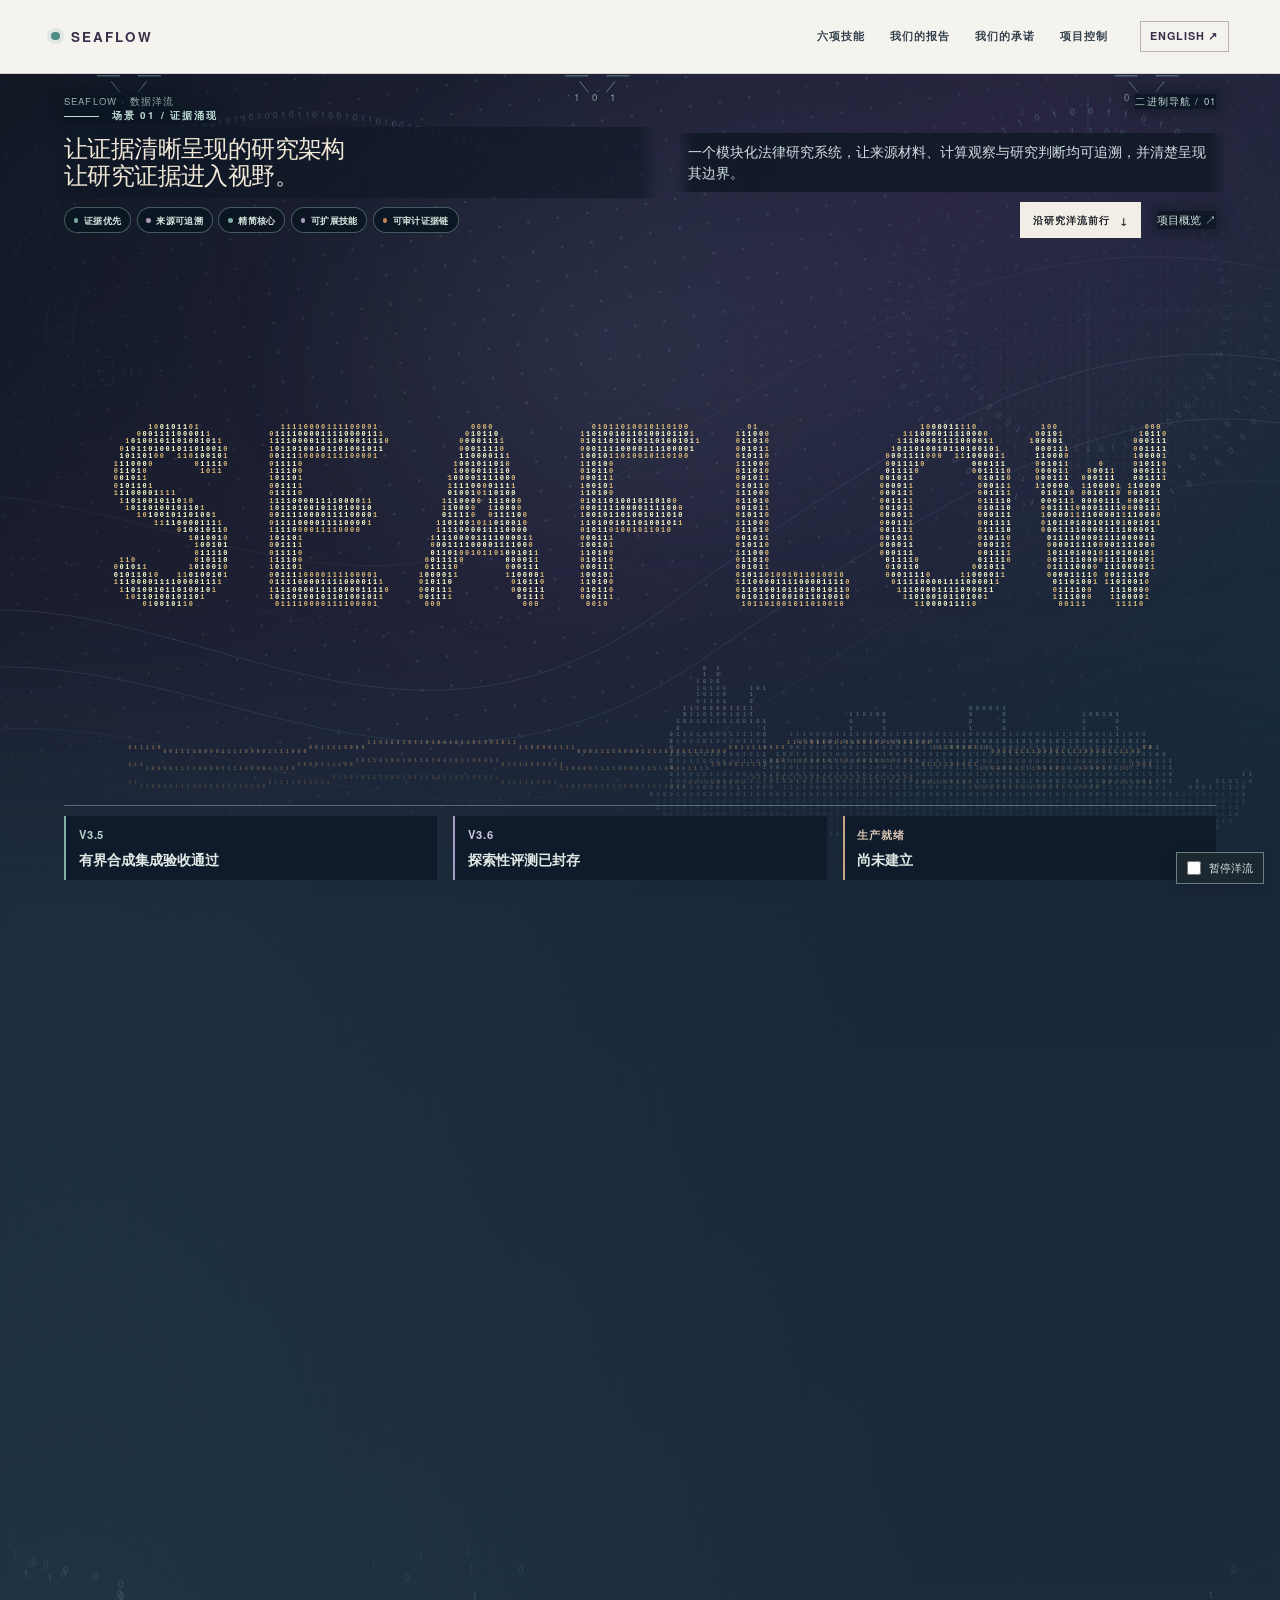
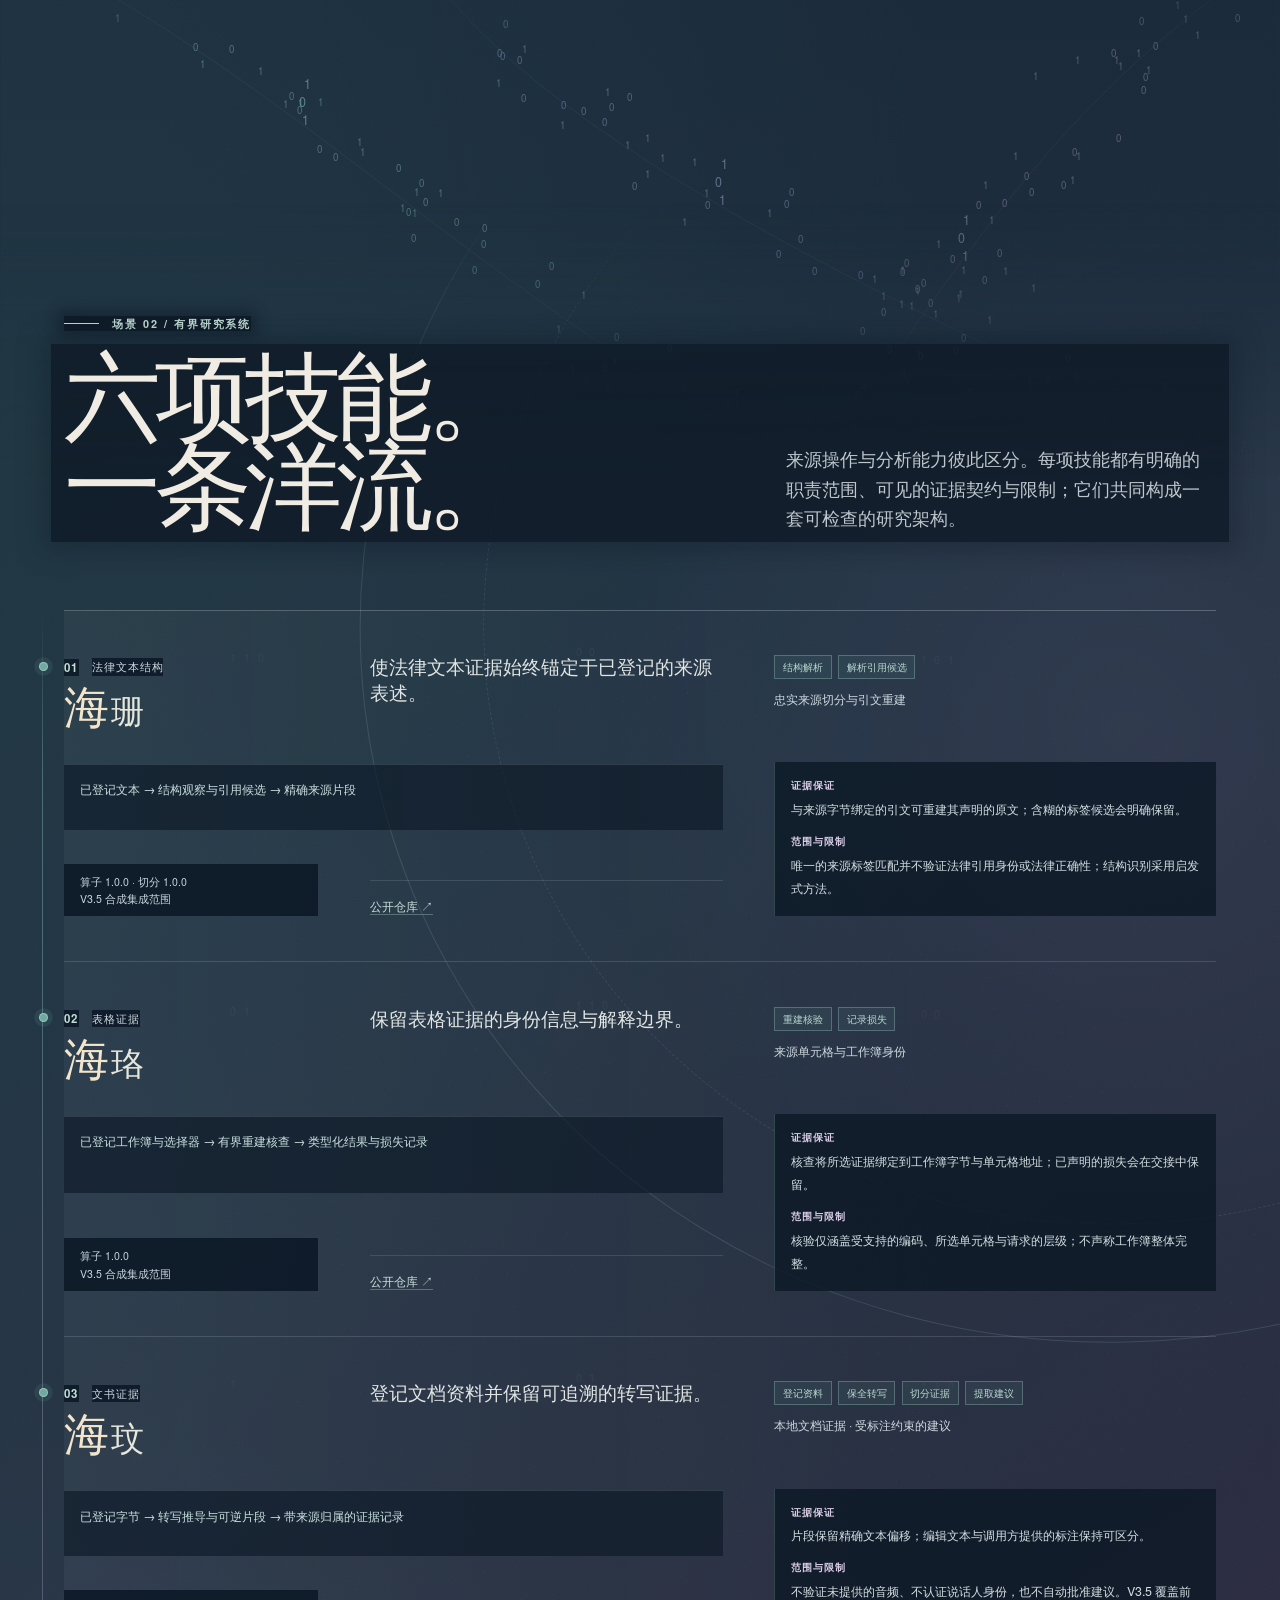
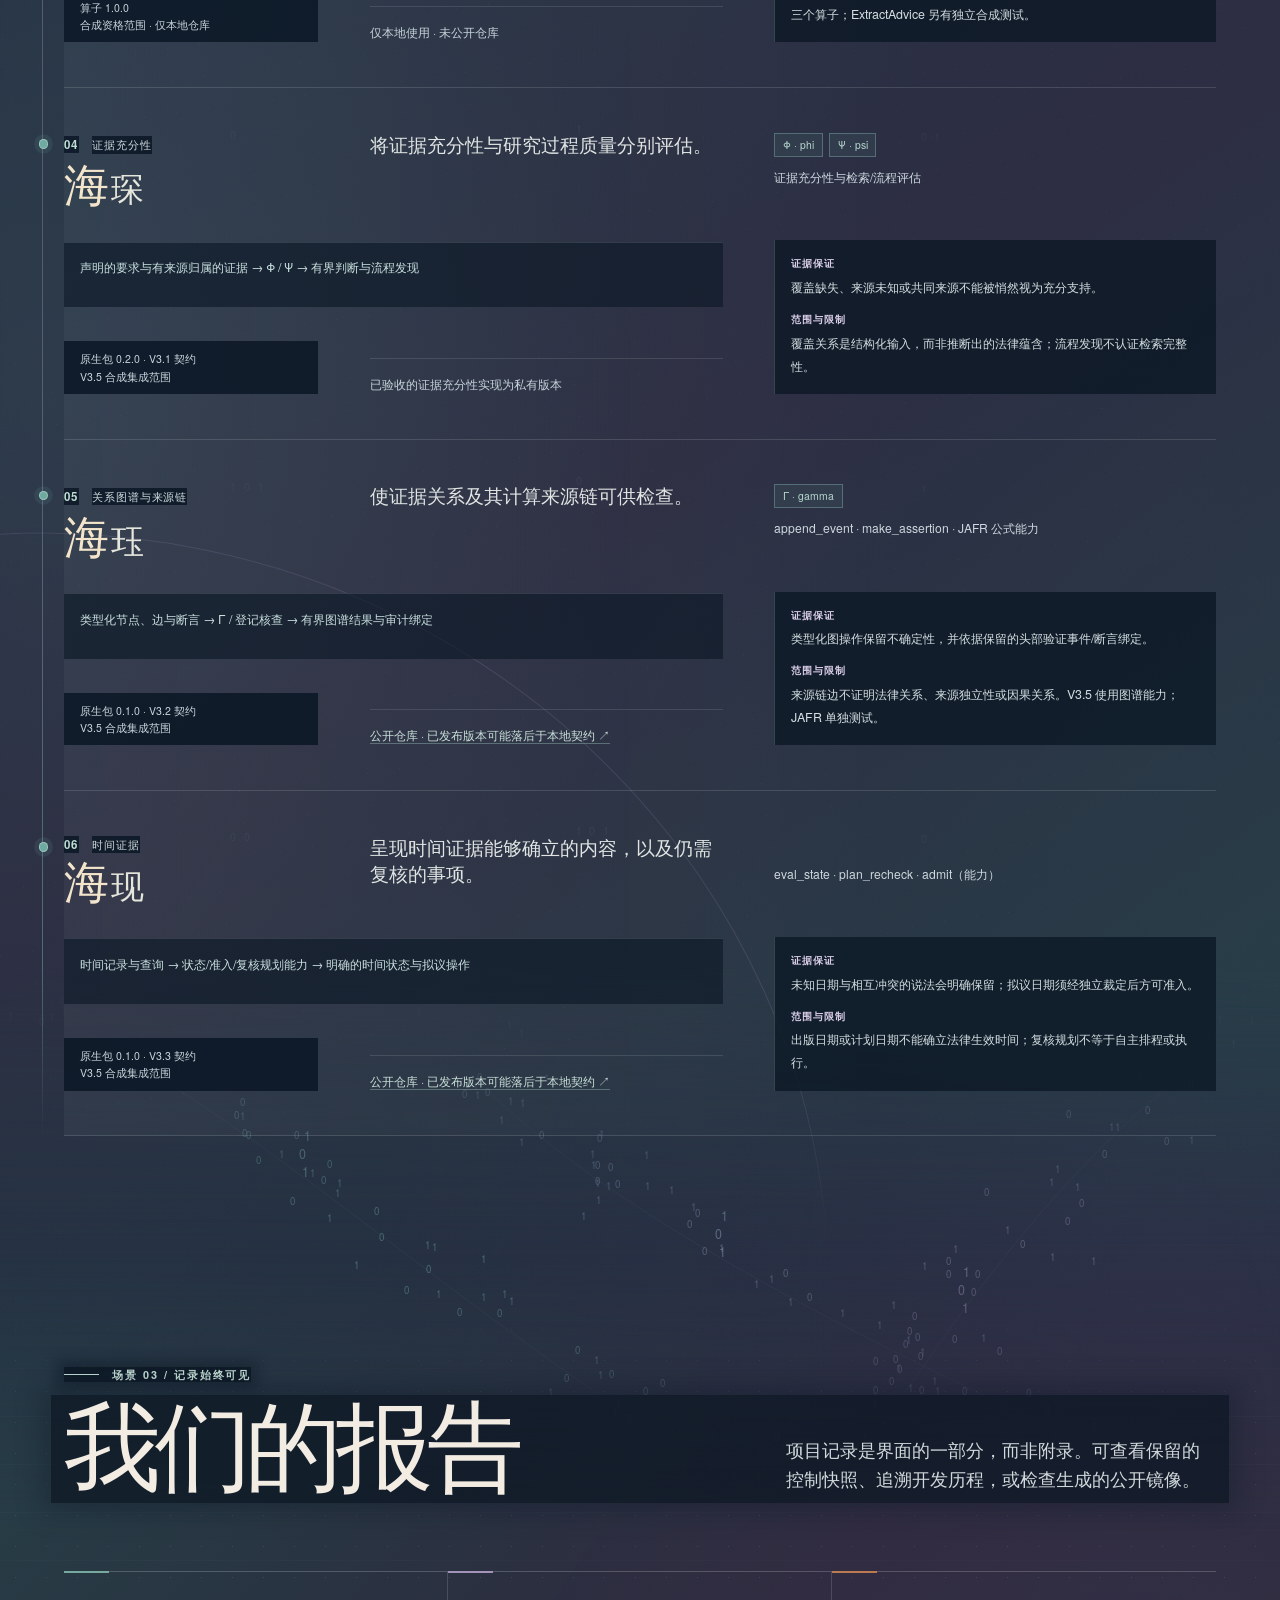
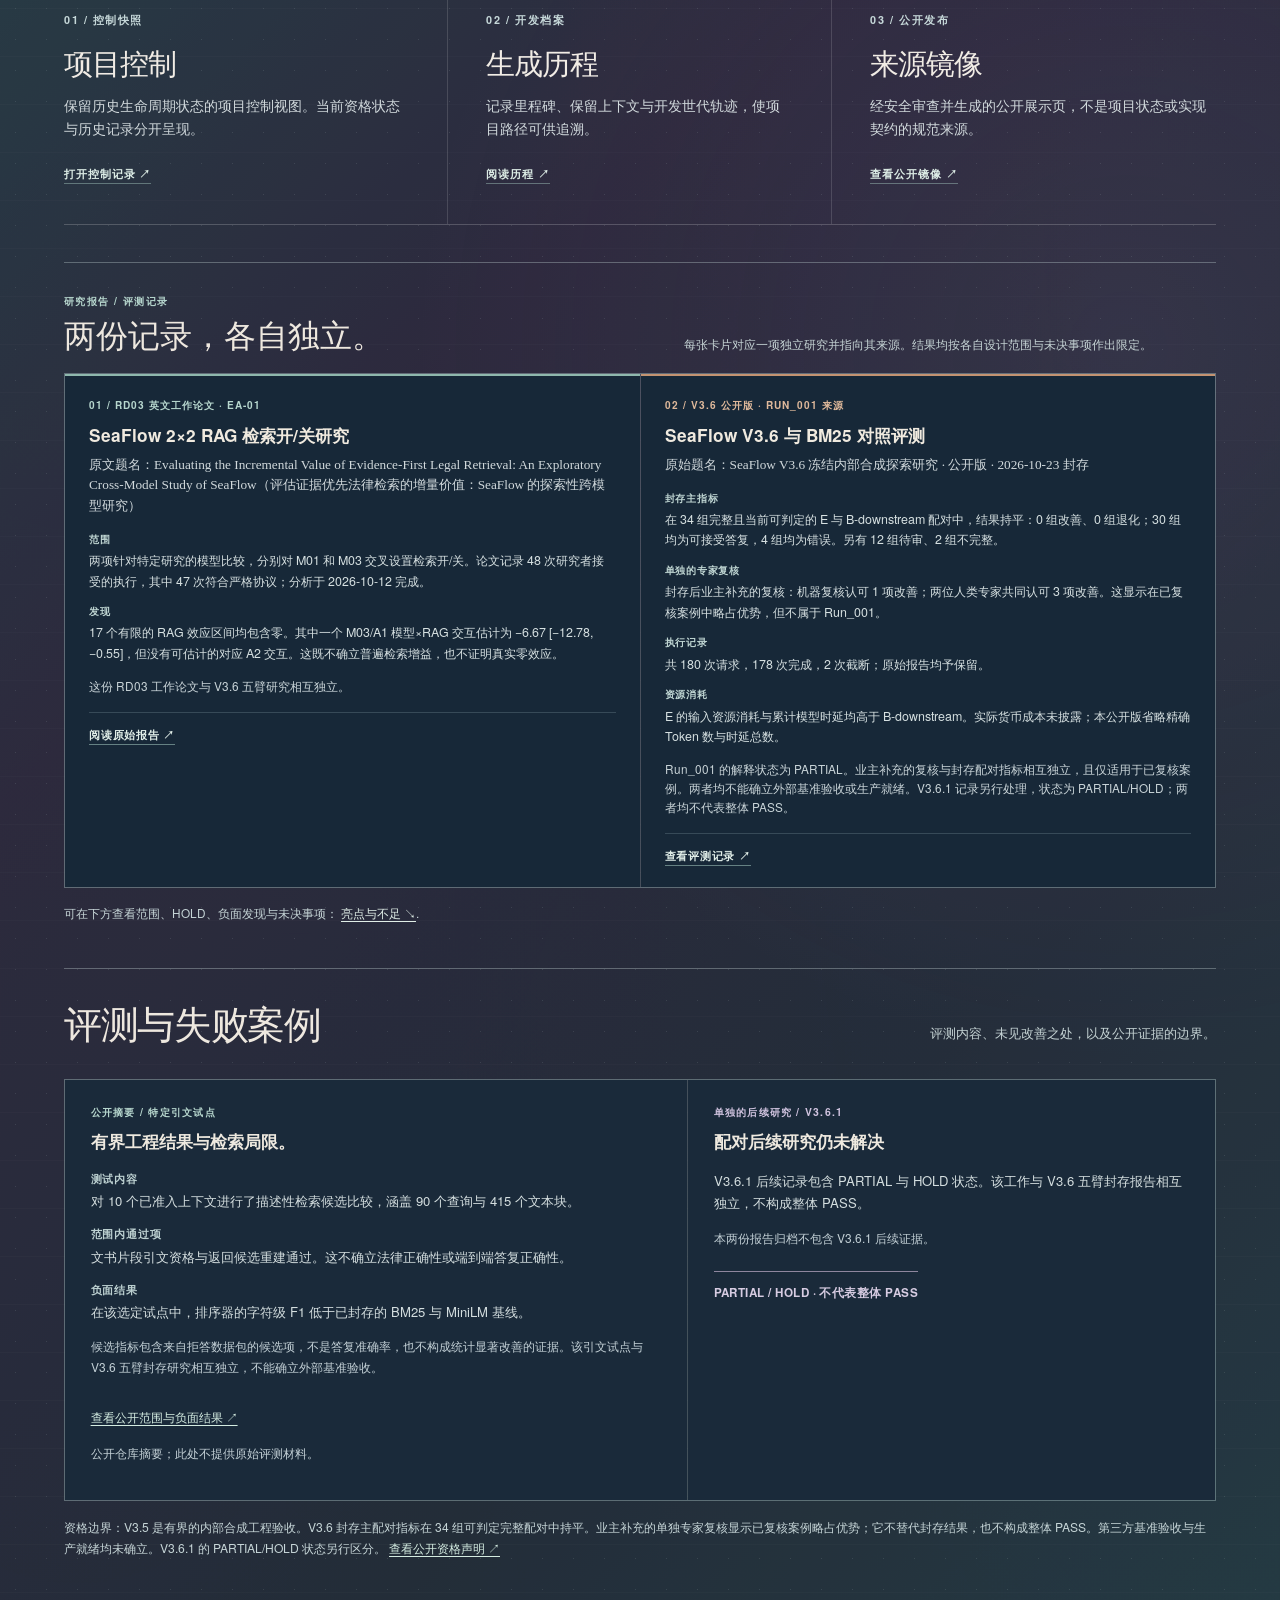
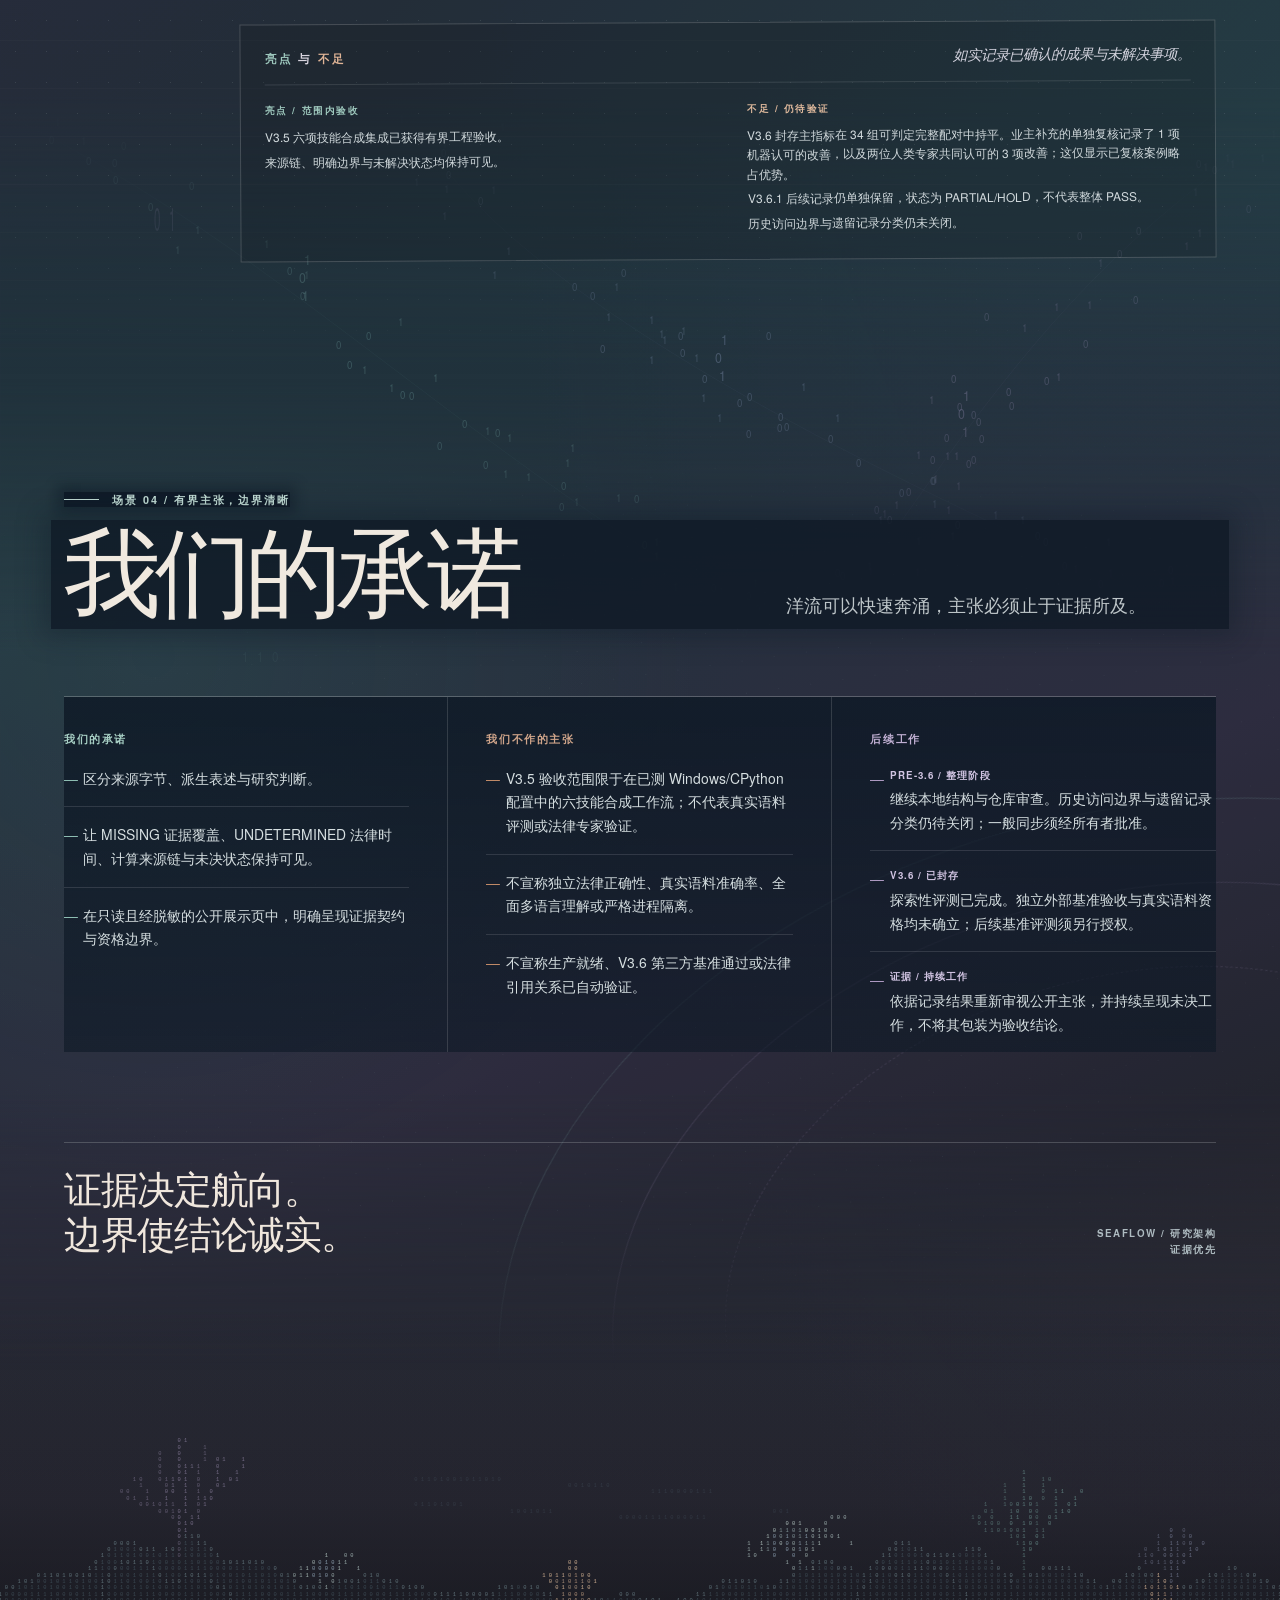
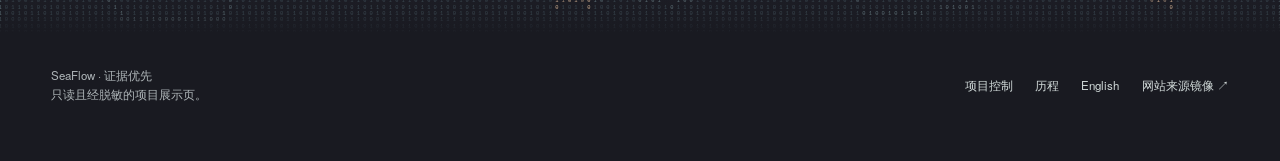
<file: index.html>
<!doctype html>
<html lang="zh-CN">
<head>
<meta charset="utf-8">
<meta name="viewport" content="width=device-width,initial-scale=1">
<meta name="description" content="SeaFlow：以证据为先的研究架构，包含六项有界技能、可见审查轨迹与明确边界。">
<meta http-equiv="Content-Security-Policy" content="default-src 'none'; script-src 'none'; style-src 'self' 'unsafe-inline'; font-src data:; base-uri 'none'; form-action 'none'; frame-ancestors 'none'">
<link rel="alternate" hreflang="zh-CN" href="index.html">
<link rel="alternate" hreflang="en" href="en.html">
<title>SeaFlow — 数据洋流</title>
<style>
:root{color-scheme:light;--paper:#f5f4ef;--white:#fffefa;--ink:#142e43;--muted:#4e6170;--line:#c8d0d0;--accent:#176657;--soft:#e6efe9;--mono:Consolas,"Courier New",monospace}*{box-sizing:border-box}html{scroll-behavior:smooth;scroll-padding-top:2rem}body{margin:0;background:var(--paper);color:var(--ink);font-family:Calibri,"Segoe UI","Microsoft YaHei",sans-serif;font-size:1.05rem;line-height:1.6}a{color:inherit;text-underline-offset:.24em}a:hover{color:var(--accent)}a:focus-visible{outline:3px solid #b06b19;outline-offset:5px}.skip{position:absolute;left:1rem;top:-5rem;z-index:9;background:var(--white);padding:.6rem 1rem}.skip:focus{top:1rem}.wrap{max-width:1320px;margin:auto;padding:0 clamp(1.2rem,5vw,5rem)}.masthead{display:flex;align-items:center;justify-content:space-between;padding-block:1.5rem;border-bottom:1px solid var(--line);gap:1rem}.brand{font-family:Georgia,serif;font-size:1.8rem;letter-spacing:-.06em;font-weight:bold;text-decoration:none}.brand span{display:inline-block;width:.7rem;height:.7rem;background:var(--accent);border-radius:50%;margin-right:.5rem}.masthead nav{display:flex;gap:1.7rem;flex-wrap:wrap;font-size:.9rem}.masthead nav a{text-decoration:none}.eyebrow{font: .72rem/1.6 var(--mono);letter-spacing:.12em;text-transform:uppercase;color:var(--accent)}.hero{padding-block:4rem 3.6rem;display:grid;grid-template-columns:1.4fr 1fr;gap:3.5rem;align-items:start}h1{font-family:Georgia,"Palatino Linotype",serif;font-size:clamp(3rem,6vw,5.3rem);font-weight:400;letter-spacing:-.065em;line-height:1.06;margin:1.15rem 0 1.5rem}h1 em{color:var(--accent);font-style:normal}.principles{font-size:.93rem;font-weight:bold;word-spacing:.07em;margin-bottom:1rem}.intro{color:var(--muted);max-width:37rem;margin:0;font-size:1.15rem}.hero-actions{display:flex;flex-wrap:wrap;align-items:center;gap:1.5rem;margin-top:1.7rem}.button{background:var(--ink);color:#fff;padding:.75rem 1.2rem;text-decoration:none;font-size:.9rem}.button:hover{background:var(--accent);color:#fff}.quiet-link{font-size:.9rem}.architecture{background:var(--ink);color:#f5f4ef;padding:1.8rem 2rem;margin-top:1.3rem}.architecture .eyebrow{color:#bbd9cb}.flow-step{padding:1rem 0;border-bottom:1px solid #62727c;display:grid;grid-template-columns:1.5rem 1fr;gap:.8rem}.flow-step:last-of-type{border:0}.flow-step b{display:block;font-size:1rem;font-weight:600}.flow-step small{font-size:.82rem;color:#d0dce1}.flow-step .step-no{font: .75rem var(--mono);padding-top:.4rem;color:#add3c2}.architecture figcaption{font-size:.76rem;color:#c4d0d7;margin-top:1.2rem}.qualification{display:flex;flex-wrap:wrap;gap:.65rem 1.7rem;border-block:1px solid var(--line);padding:1rem 0;font-size:.83rem}.qualification strong{color:var(--accent)}.section-head{display:flex;justify-content:space-between;align-items:end;gap:2rem;margin:3.7rem 0 1.6rem}.section-head h2{font-family:Georgia,serif;font-size:2.3rem;letter-spacing:-.04em;font-weight:400;line-height:1.15;margin:.45rem 0 0}.section-head p{font-size:.9rem;color:var(--muted);max-width:26rem;margin:0}.skill-grid{display:grid;grid-template-columns:repeat(3,minmax(0,1fr));border-top:1px solid var(--line);border-left:1px solid var(--line)}.skill{min-width:0;background:var(--white);padding:1.6rem;border-bottom:1px solid var(--line);border-right:1px solid var(--line);display:flex;flex-direction:column}.skill-top{display:flex;justify-content:space-between;gap:.6rem;align-items:center}.number{font:.75rem var(--mono);color:var(--accent)}.skill-zh{font-size:.77rem;color:var(--muted)}.skill h3{font-family:Georgia,serif;font-size:1.9rem;letter-spacing:-.04em;font-weight:400;line-height:1.15;margin:1rem 0 .5rem}.role{font-size:.95rem;margin:0 0 1.1rem;min-height:4.7rem;line-height:1.55}.operators{display:flex;gap:.3rem;flex-wrap:wrap}.operator{background:var(--soft);color:#154d40;font:.73rem/1.5 var(--mono);padding:.2rem .4rem}.capabilities{font-size:.8rem;color:var(--muted);margin:.65rem 0 1rem;min-height:2.4rem}.flow{font-size:.82rem;margin:0;padding:.8rem 0;border-block:1px solid var(--line);line-height:1.7}dl{font-size:.84rem;margin:1rem 0 1.5rem}dt{font-size:.7rem;font-weight:bold;text-transform:uppercase;letter-spacing:.05em;margin-top:.9rem;color:var(--accent)}dd{margin:.35rem 0 0;color:var(--muted)}.version{font: .67rem/1.8 var(--mono);color:var(--muted);margin-top:auto}.repo-link{font-size:.77rem;border-top:1px solid var(--line);margin-top:1rem;padding-top:.85rem}.repo-link span{color:var(--muted)}.boundary{display:grid;grid-template-columns:1fr 1fr;gap:3rem;margin-block:3.7rem;background:#e8ece9;padding:2rem}.boundary h2{font-family:Georgia,serif;font-size:1.8rem;font-weight:400;letter-spacing:-.03em;margin:0 0 .8rem}.boundary p{font-size:.94rem;margin:.7rem 0;color:#344d5b}.status-grid{display:grid;grid-template-columns:repeat(3,1fr);gap:2rem;margin-bottom:3.5rem}.status-item{border-top:2px solid var(--ink);padding-top:.9rem}.status-item h3{font-size:1rem;margin:0 0 .6rem}.status-item p{font-size:.87rem;color:var(--muted);margin:0}.status-tag{display:block;font:.68rem var(--mono);color:var(--accent);margin-bottom:.8rem}footer{border-top:1px solid var(--line);padding:1.8rem 0 2.5rem;display:flex;justify-content:space-between;gap:1.5rem;flex-wrap:wrap;font-size:.8rem;color:var(--muted)}footer p{margin:0}footer nav{display:flex;gap:1.3rem;flex-wrap:wrap}@media(max-width:1100px){.skill-grid{grid-template-columns:repeat(2,minmax(0,1fr))}.hero{gap:1.5rem}.architecture{padding:1.5rem}.role{min-height:3rem}}@media(max-width:720px){.masthead{align-items:start}.masthead nav{gap:.55rem 1rem;max-width:15rem;justify-content:flex-end;font-size:.8rem}.hero{grid-template-columns:1fr;padding-block:2.5rem 2rem;gap:1rem}.hero h1{font-size:3.55rem}.architecture{margin:.5rem 0 0}.section-head{display:block;margin-top:2.8rem}.section-head p{margin-top:1rem}.skill-grid{grid-template-columns:1fr}.skill{padding:1.5rem}.role,.capabilities{min-height:0}.boundary{grid-template-columns:1fr;gap:1.2rem;padding:1.5rem;margin-block:2.5rem}.status-grid{grid-template-columns:1fr;gap:1.5rem}.qualification{gap:.6rem 1.2rem;font-size:.78rem}}@media(prefers-reduced-motion:reduce){html{scroll-behavior:auto}}@media print{.skill-grid{grid-template-columns:repeat(2,minmax(0,1fr))}.skill{break-inside:avoid}}
.brand{white-space:nowrap;flex-shrink:0}@media(max-width:720px){.masthead nav{max-width:13rem}}
html:lang(zh-CN){--paper:#f5f3ee;--white:#fffdf8;--ink:#1b2026;--muted:#59616b;--line:#cbc8cf;--accent:#356f6b;--soft:#e3ece8;--ocean-night:#171820;--ocean-plum:#382e49;--ocean-violet:#786b8c;--ocean-teal:#4f8e88;--ocean-blue:#587e98;--ocean-brown:#4b342e;--ocean-orange:#b46b42;--scene-pad:clamp(4.8rem,9vw,9rem);background:var(--paper)}
html:lang(zh-CN) body{background:var(--paper);color:var(--ink);font-family:var(--sans);font-size:1rem;line-height:1.65}
html:lang(zh-CN) a{transition:color .18s ease,background-color .18s ease,border-color .18s ease}
html:lang(zh-CN) a:focus-visible{outline-color:#c37945;outline-offset:5px}
html:lang(zh-CN) .skip{z-index:100;background:var(--white);color:var(--ink)}
html:lang(zh-CN) .wrap{max-width:none;padding:0}
html:lang(zh-CN) .masthead{position:sticky;top:0;z-index:20;min-height:4.6rem;padding:1rem clamp(1.25rem,4vw,4.5rem);border-bottom:1px solid rgba(56,46,73,.16);background:rgba(245,243,238,.94);backdrop-filter:blur(14px);gap:2rem}
html:lang(zh-CN) .brand{display:flex;align-items:center;gap:.7rem;color:var(--ocean-plum);font-family:var(--sans);font-size:.84rem;font-weight:700;letter-spacing:.16em;line-height:1;text-transform:uppercase}
html:lang(zh-CN) .brand span{width:.52rem;height:.52rem;margin:0;background:var(--ocean-teal);box-shadow:0 0 0 4px rgba(79,142,136,.12)}
html:lang(zh-CN) .masthead nav{align-items:center;justify-content:flex-end;gap:clamp(.85rem,2vw,1.8rem);max-width:none;font-family:var(--sans);font-size:.68rem;font-weight:600;letter-spacing:.08em;text-transform:uppercase}
html:lang(zh-CN) .masthead nav a{color:#3f4650;text-decoration:none}
html:lang(zh-CN) .masthead nav a:hover{color:var(--ocean-plum)}
html:lang(zh-CN) .masthead nav .lang-switch{margin-left:.4rem;border-color:rgba(56,46,73,.32);color:var(--ocean-plum);padding:.35rem .6rem}
html:lang(zh-CN) .scene{position:relative;isolation:isolate;overflow:hidden;padding:var(--scene-pad) clamp(1.25rem,5vw,5.5rem);scroll-margin-top:4.6rem}
html:lang(zh-CN) .scene__inner{position:relative;z-index:2;width:100%;max-width:1380px;margin:0 auto}
html:lang(zh-CN) .scene__backdrop{position:absolute;inset:0;z-index:0;overflow:hidden;pointer-events:none}
html:lang(zh-CN) .scene__index{display:flex;align-items:center;gap:.8rem;margin:0 0 1.4rem;color:var(--ocean-teal);font-family:var(--sans);font-size:.68rem;font-weight:600;letter-spacing:.18em;line-height:1.4;text-transform:uppercase}
html:lang(zh-CN) .scene__index::before{content:"";width:2.2rem;height:1px;background:currentColor}
html:lang(zh-CN) .scene__header{display:grid;grid-template-columns:minmax(0,1.2fr) minmax(17rem,.8fr);gap:clamp(2rem,6vw,7rem);align-items:end;margin-bottom:clamp(2.8rem,6vw,5.5rem)}
html:lang(zh-CN) .scene__title{margin:0;color:var(--ocean-plum);font-family:var(--serif);font-size:clamp(3.7rem,7.6vw,7.6rem);font-weight:400;letter-spacing:-.065em;line-height:.92}
html:lang(zh-CN) .scene__lede{max-width:35rem;margin:0;color:var(--muted);font-size:clamp(1rem,1.4vw,1.18rem);line-height:1.65}
html:lang(zh-CN) .scene--seaflow{display:flex;align-items:center;min-height:calc(100vh - 4.6rem);min-height:calc(100svh - 4.6rem);padding-block:clamp(4rem,7vw,7rem);background:radial-gradient(circle at 82% 22%,rgba(88,126,152,.24),transparent 36%),radial-gradient(circle at 12% 86%,rgba(75,52,46,.34),transparent 38%),linear-gradient(132deg,var(--ocean-night) 0%,#292337 52%,#203a43 100%);color:#f6f2e9}
html:lang(zh-CN) .scene--seaflow .scene__index{color:#9bc2ba}
html:lang(zh-CN) .hero__meta{display:flex;justify-content:space-between;gap:2rem;color:#a9b9bd;font-family:var(--sans);font-size:.65rem;font-weight:500;letter-spacing:.16em;text-transform:uppercase}
html:lang(zh-CN) .hero__title{margin:clamp(2.8rem,6vh,5.5rem) 0 0;color:#f8f4eb;font-family:var(--sans);font-size:clamp(4.4rem,14.7vw,13.5rem);font-weight:700;letter-spacing:-.086em;line-height:.77;white-space:nowrap}
html:lang(zh-CN) .hero__deck{display:grid;grid-template-columns:minmax(0,1.15fr) minmax(18rem,.85fr);gap:clamp(2rem,6vw,7rem);align-items:end;margin-top:clamp(2.7rem,5vw,4.7rem)}
html:lang(zh-CN) .hero__statement{max-width:48rem;margin:0;color:#eee8df;font-family:var(--serif);font-size:clamp(1.8rem,3.15vw,3.25rem);font-weight:400;letter-spacing:-.035em;line-height:1.08}
html:lang(zh-CN) .hero__copy{max-width:35rem;margin:0;color:#c4d0d2;font-size:1rem;line-height:1.75}
html:lang(zh-CN) .principle-chips{display:flex;grid-column:1/-1;flex-wrap:wrap;gap:.55rem;margin:0;padding:0;list-style:none}
html:lang(zh-CN) .principle-chips li{display:flex;align-items:center;gap:.55rem;border:1px solid rgba(219,230,226,.2);border-radius:999px;padding:.35rem .72rem;background:rgba(13,20,27,.16);color:#d7e0de;font-size:.66rem;font-weight:500;letter-spacing:.07em;text-transform:uppercase}
html:lang(zh-CN) .principle-chips li::before{content:"";width:.28rem;height:.28rem;border-radius:50%;background:#79a9a0}
html:lang(zh-CN) .principle-chips li:nth-child(2)::before,html:lang(zh-CN) .principle-chips li:nth-child(4)::before{background:#a99abb}
html:lang(zh-CN) .principle-chips li:nth-child(5)::before{background:#c08359}
html:lang(zh-CN) .hero-actions{grid-column:1/-1;gap:1.4rem;margin:0}
html:lang(zh-CN) .button{display:inline-flex;align-items:center;gap:1.1rem;background:#f2eee5;color:#20232b;padding:.78rem 1.05rem;font-size:.7rem;font-weight:650;letter-spacing:.09em;text-transform:uppercase}
html:lang(zh-CN) .button:hover{background:#a8c9c0;color:#172522}
html:lang(zh-CN) .quiet-link{color:#d3d9d8;font-size:.74rem;font-weight:550;letter-spacing:.06em;text-decoration:none}
html:lang(zh-CN) .quiet-link:hover{color:#a8c9c0}
html:lang(zh-CN) .hero__boundary{display:flex;flex-wrap:wrap;gap:.65rem 2rem;margin-top:clamp(2.8rem,6vw,5.5rem);border-top:1px solid rgba(217,228,224,.18);padding-top:1.1rem;color:#9fb0b5;font-size:.7rem;letter-spacing:.035em}
html:lang(zh-CN) .hero__boundary strong{color:#b6d2ca;font-weight:600}
html:lang(zh-CN) .ocean-grid{position:absolute;inset:-15%;background-image:radial-gradient(circle,rgba(204,222,220,.26) .7px,transparent .85px);background-size:27px 27px;opacity:.48;transform:rotate(-9deg) scale(1.1);-webkit-mask-image:linear-gradient(115deg,transparent 5%,#000 43%,transparent 92%);mask-image:linear-gradient(115deg,transparent 5%,#000 43%,transparent 92%)}
html:lang(zh-CN) .current-map{position:absolute;inset:-8% -10%;width:120%;height:116%;color:rgba(141,185,183,.24)}
html:lang(zh-CN) .current-map path{fill:none;stroke:currentColor;stroke-width:1;vector-effect:non-scaling-stroke}
html:lang(zh-CN) .current-map .current-map__violet{color:rgba(169,150,193,.22);stroke-dasharray:3 8}
html:lang(zh-CN) .current-map .current-map__fine{color:rgba(215,225,221,.13);stroke-width:.7}
html:lang(zh-CN) .current-lane{position:absolute;display:flex;align-items:center;gap:clamp(1.5rem,3.8vw,4.8rem);width:max-content;color:rgba(215,229,224,.4);font-family:var(--sans);font-size:clamp(.58rem,.75vw,.76rem);letter-spacing:.16em;line-height:1;white-space:nowrap;transform-origin:center;-webkit-mask-image:linear-gradient(90deg,transparent,#000 16%,#000 82%,transparent);mask-image:linear-gradient(90deg,transparent,#000 16%,#000 82%,transparent)}
html:lang(zh-CN) .current-lane span{display:block;min-width:.5rem;text-align:center}
html:lang(zh-CN) .current-lane span:nth-child(3n){color:rgba(144,196,184,.72);transform:translateY(-.7rem)}
html:lang(zh-CN) .current-lane span:nth-child(4n){font-size:.65em;opacity:.55;transform:translateY(.55rem)}
html:lang(zh-CN) .current-lane span:nth-child(5n){color:rgba(190,174,211,.64);transform:translateY(-1.15rem)}
html:lang(zh-CN) .current-lane--one{top:24%;right:-4%;transform:rotate(-13deg)}
html:lang(zh-CN) .current-lane--two{bottom:15%;left:29%;color:rgba(187,173,207,.34);transform:rotate(9deg)}
html:lang(zh-CN) .current-lane--three{top:49%;left:-10%;opacity:.42;transform:rotate(6deg)}
html:lang(zh-CN) .scene--skills{background:linear-gradient(150deg,#f7f5f0 0%,#f1f0eb 72%,#e9eeeb 100%);color:var(--ink)}
html:lang(zh-CN) .scene--skills .scene__title{color:#332a42}
html:lang(zh-CN) .paper-current{position:absolute;width:120%;height:55%;border:1px solid rgba(79,142,136,.12);border-radius:50%;transform:rotate(-12deg)}
html:lang(zh-CN) .paper-current--one{top:-12%;right:-48%}
html:lang(zh-CN) .paper-current--one::after{content:"";position:absolute;inset:8%;border:1px dashed rgba(88,126,152,.13);border-radius:inherit}
html:lang(zh-CN) .paper-current--two{bottom:-28%;left:-55%;border-color:rgba(120,107,140,.11);transform:rotate(17deg)}
html:lang(zh-CN) .skill-grid{display:block;border:0;border-top:1px solid #95929c}
html:lang(zh-CN) .skill{position:relative;display:grid;grid-template-columns:minmax(8.5rem,.72fr) minmax(12rem,1fr) minmax(14rem,1.25fr);column-gap:clamp(1.6rem,4vw,4.5rem);border:0;border-bottom:1px solid #c9c7cb;border-radius:0;background:transparent;padding:clamp(1.8rem,3.5vw,3.1rem) 0}
html:lang(zh-CN) .skill-top{grid-column:1;grid-row:1;justify-content:flex-start;align-items:center;gap:.85rem}
html:lang(zh-CN) .skill .number{color:var(--ocean-teal);font-family:var(--sans);font-size:.72rem;font-weight:650;letter-spacing:.12em}
html:lang(zh-CN) .skill .skill-zh{color:#67616e;font-size:.66rem;font-weight:550;letter-spacing:.08em;text-transform:uppercase}
html:lang(zh-CN) .skill h3{grid-column:1;grid-row:2;margin:.65rem 0 0;color:#332a42;font-family:var(--serif);font-size:clamp(2rem,3.1vw,3.15rem);font-weight:400;letter-spacing:-.045em;line-height:1}
html:lang(zh-CN) .skill .role{grid-column:2;grid-row:1/span 2;min-height:0;margin:0;color:#343b44;font-family:var(--serif);font-size:clamp(1.06rem,1.5vw,1.28rem);line-height:1.35}
html:lang(zh-CN) .skill .operators{grid-column:3;grid-row:1;gap:.4rem;align-content:start}
html:lang(zh-CN) .skill .operator{border:1px solid #bfd0ca;background:rgba(227,236,232,.45);color:#285b55;padding:.24rem .48rem;font-family:var(--sans);font-size:.65rem;line-height:1.35}
html:lang(zh-CN) .skill .capabilities{grid-column:3;grid-row:2;min-height:0;margin:.7rem 0 0;color:#66616c;font-size:.76rem;line-height:1.55}
html:lang(zh-CN) .skill .flow{grid-column:1/span 2;grid-row:3;margin:1.4rem 0 0;border:0;border-top:1px solid rgba(80,78,87,.18);padding:1rem 0 0;color:#3e5960;font-size:.78rem;line-height:1.65}
html:lang(zh-CN) .skill dl{grid-column:3;grid-row:3/span 2;margin:1.3rem 0 0;font-size:.78rem;line-height:1.55}
html:lang(zh-CN) .skill dt{margin-top:.8rem;color:#5a486c;font-size:.62rem;letter-spacing:.09em}
html:lang(zh-CN) .skill dt:first-child{margin-top:0}
html:lang(zh-CN) .skill dd{margin:.28rem 0 0;color:#60616a}
html:lang(zh-CN) .skill .version{grid-column:1;grid-row:4;align-self:end;margin:1.2rem 0 0;color:#716e76;font-family:var(--sans);font-size:.62rem;line-height:1.65}
html:lang(zh-CN) .skill .repo-link{grid-column:2;grid-row:4;align-self:end;margin:1.2rem 0 0;border-color:rgba(80,78,87,.18);padding-top:1rem;font-size:.72rem}
html:lang(zh-CN) .skill .repo-link a{border-bottom:1px solid rgba(53,111,107,.36);color:#315f5b;text-decoration:none}
html:lang(zh-CN) .skill .repo-link a:hover{border-color:#382e49;color:#382e49}
html:lang(zh-CN) .skill .repo-link span{color:#716e76}
html:lang(zh-CN) .scene--reports{background:radial-gradient(circle at 88% 12%,rgba(120,107,140,.22),transparent 36%),linear-gradient(135deg,#30283d 0%,#242c38 55%,#244247 100%);color:#f4f0e8}
html:lang(zh-CN) .scene--reports .scene__index{color:#a7cbc2}
html:lang(zh-CN) .scene--reports .scene__title{color:#f2ece3}
html:lang(zh-CN) .scene--reports .scene__lede{color:#c3c4cb}
html:lang(zh-CN) .archive-grid{position:absolute;inset:0;background-image:repeating-linear-gradient(0deg,transparent 0,transparent 47px,rgba(222,226,229,.045) 48px);-webkit-mask-image:linear-gradient(90deg,transparent,#000 28%,#000 82%,transparent);mask-image:linear-gradient(90deg,transparent,#000 28%,#000 82%,transparent)}
html:lang(zh-CN) .report-ledger{display:grid;grid-template-columns:repeat(3,minmax(0,1fr));border-block:1px solid rgba(230,232,233,.22)}
html:lang(zh-CN) .report-entry{position:relative;padding:2.1rem clamp(1.3rem,3vw,2.8rem) 2.4rem;border-right:1px solid rgba(230,232,233,.16)}
html:lang(zh-CN) .report-entry:first-child{padding-left:0}
html:lang(zh-CN) .report-entry:last-child{border-right:0;padding-right:0}
html:lang(zh-CN) .report-entry::before{content:"";position:absolute;top:-1px;left:0;width:2.8rem;height:2px;background:#78a99f}
html:lang(zh-CN) .report-entry:nth-child(2)::before{background:#a393b8}
html:lang(zh-CN) .report-entry:nth-child(3)::before{background:#bb7a50}
html:lang(zh-CN) .report-entry__label{color:#aebdc1;font-size:.62rem;font-weight:600;letter-spacing:.14em;text-transform:uppercase}
html:lang(zh-CN) .report-entry h3{margin:1rem 0 .85rem;color:#f1ece5;font-family:var(--serif);font-size:clamp(1.65rem,2.3vw,2.25rem);font-weight:400;letter-spacing:-.035em;line-height:1.1}
html:lang(zh-CN) .report-entry p{margin:0;color:#bdc5c8;font-size:.86rem;line-height:1.7}
html:lang(zh-CN) .report-entry__link{display:inline-block;margin-top:1.5rem;border-bottom:1px solid rgba(167,203,194,.45);color:#d7e6e1;font-size:.67rem;font-weight:600;letter-spacing:.08em;text-decoration:none;text-transform:uppercase}
html:lang(zh-CN) .report-entry__link:hover{border-color:#f2ece3;color:#fff}
html:lang(zh-CN) .fame-shame{max-width:61rem;margin:clamp(2.5rem,5vw,4.5rem) 0 0 auto;border:1px solid rgba(235,232,235,.2);padding:1.35rem 1.5rem;background:rgba(15,20,28,.2);transform:rotate(-.3deg)}
html:lang(zh-CN) .fame-shame__header{display:flex;align-items:baseline;justify-content:space-between;gap:1.5rem;border-bottom:1px solid rgba(235,232,235,.12);padding-bottom:.85rem}
html:lang(zh-CN) .fame-shame h3{margin:0;color:#d9d5df;font-family:var(--sans);font-size:.72rem;font-weight:650;letter-spacing:.2em}
html:lang(zh-CN) .fame-shame h3 span:first-child{color:#9fc9be}
html:lang(zh-CN) .fame-shame h3 span:last-child{color:#ce936b}
html:lang(zh-CN) .fame-shame__note{color:#aeb2bd;font-family:var(--serif);font-size:.9rem;font-style:italic}
html:lang(zh-CN) .fame-shame__grid{display:grid;grid-template-columns:1fr 1fr;gap:2.4rem;padding-top:1.1rem}
html:lang(zh-CN) .fame-shame h4{margin:0 0 .55rem;color:#9fc9be;font-size:.6rem;letter-spacing:.16em;text-transform:uppercase}
html:lang(zh-CN) .fame-shame__grid>div:last-child h4{color:#ce936b}
html:lang(zh-CN) .fame-shame p{margin:.35rem 0;color:#c4c6cc;font-size:.75rem;line-height:1.6}
html:lang(zh-CN) .scene--promise{background:linear-gradient(155deg,#f8f5ef 0%,#f1eee8 100%);color:var(--ink)}
html:lang(zh-CN) .scene--promise .scene__index{color:#6e594e}
html:lang(zh-CN) .scene--promise .scene__title{color:var(--ocean-brown)}
html:lang(zh-CN) .promise-current{position:absolute;right:-38%;bottom:-34%;width:100%;height:90%;border:1px solid rgba(75,52,46,.1);border-radius:50%;transform:rotate(-16deg)}
html:lang(zh-CN) .promise-current::before,html:lang(zh-CN) .promise-current::after{content:"";position:absolute;border:1px solid rgba(79,142,136,.1);border-radius:inherit}
html:lang(zh-CN) .promise-current::before{inset:9%}
html:lang(zh-CN) .promise-current::after{inset:18%;border-style:dashed}
html:lang(zh-CN) .promise-grid{display:grid;grid-template-columns:repeat(3,minmax(0,1fr));border-top:1px solid #9f9690}
html:lang(zh-CN) .promise-column{padding:2rem clamp(1.4rem,3vw,2.8rem) 0;border-right:1px solid #d1cbc6}
html:lang(zh-CN) .promise-column:first-child{padding-left:0}
html:lang(zh-CN) .promise-column:last-child{border-right:0;padding-right:0}
html:lang(zh-CN) .promise-column h3{margin:0 0 1.2rem;color:#396c66;font-family:var(--sans);font-size:.7rem;font-weight:650;letter-spacing:.14em;text-transform:uppercase}
html:lang(zh-CN) .promise-column:nth-child(2) h3{color:#785444}
html:lang(zh-CN) .promise-column:nth-child(3) h3{color:#5b496d}
html:lang(zh-CN) .promise-column ul{margin:0;padding:0;list-style:none}
html:lang(zh-CN) .promise-column li{position:relative;border-top:1px solid rgba(92,79,72,.14);padding:1rem 0 1rem 1.2rem;color:#4d5057;font-size:.87rem;line-height:1.7}
html:lang(zh-CN) .promise-column li::before{content:"—";position:absolute;top:1rem;left:0;color:#5c8b82}
html:lang(zh-CN) .promise-column:nth-child(2) li::before{color:#a0684d}
html:lang(zh-CN) .promise-column:nth-child(3) li::before{color:#806c94}
html:lang(zh-CN) .promise-column li:first-child{border-top:0;padding-top:0}
html:lang(zh-CN) .promise-column li:first-child::before{top:0}
html:lang(zh-CN) .next-step__status{display:block;margin-bottom:.25rem;color:#6a5a74;font-size:.61rem;font-weight:650;letter-spacing:.11em;text-transform:uppercase}
html:lang(zh-CN) .promise__colophon{display:flex;align-items:flex-end;justify-content:space-between;gap:2rem;margin-top:clamp(3.5rem,7vw,6.5rem);border-top:1px solid #c8c0ba;padding-top:1.6rem}
html:lang(zh-CN) .promise__colophon p{max-width:47rem;margin:0;color:#3d302c;font-family:var(--serif);font-size:clamp(1.7rem,3vw,2.8rem);letter-spacing:-.035em;line-height:1.15}
html:lang(zh-CN) .promise__colophon span{color:#6f6764;font-size:.61rem;font-weight:600;letter-spacing:.15em;text-align:right;text-transform:uppercase}
html:lang(zh-CN) .site-footer{align-items:center;border-top:1px solid #34323c;background:#191a21;padding:2rem clamp(1.25rem,4vw,4.5rem);color:#aeb5b8;font-size:.72rem}
html:lang(zh-CN) .site-footer p{line-height:1.7}
html:lang(zh-CN) .site-footer nav{gap:1.4rem}
html:lang(zh-CN) .site-footer a{color:#d2dbda;text-decoration:none}
html:lang(zh-CN) .site-footer a:hover{color:#9fc9be}
@media(max-width:1000px){html:lang(zh-CN) .masthead{gap:1rem}html:lang(zh-CN) .masthead nav{gap:.75rem;font-size:.61rem}html:lang(zh-CN) .scene__header{grid-template-columns:1fr;gap:1.6rem}html:lang(zh-CN) .hero__deck{grid-template-columns:1fr;gap:1.6rem}html:lang(zh-CN) .hero__copy{max-width:43rem}html:lang(zh-CN) .skill{grid-template-columns:1fr;gap:0}html:lang(zh-CN) .skill-top,html:lang(zh-CN) .skill h3,html:lang(zh-CN) .skill .role,html:lang(zh-CN) .skill .operators,html:lang(zh-CN) .skill .capabilities,html:lang(zh-CN) .skill .flow,html:lang(zh-CN) .skill dl,html:lang(zh-CN) .skill .version,html:lang(zh-CN) .skill .repo-link{grid-column:auto;grid-row:auto}html:lang(zh-CN) .skill h3{margin:.65rem 0 1rem}html:lang(zh-CN) .skill .role{max-width:40rem;margin-bottom:1.1rem}html:lang(zh-CN) .skill .capabilities{margin:.7rem 0 0}html:lang(zh-CN) .skill .flow{margin-top:1.2rem}html:lang(zh-CN) .skill dl{max-width:46rem}html:lang(zh-CN) .skill .repo-link{margin-top:.85rem;padding-top:.85rem}html:lang(zh-CN) .report-ledger,html:lang(zh-CN) .promise-grid{grid-template-columns:1fr}html:lang(zh-CN) .report-entry,html:lang(zh-CN) .report-entry:first-child,html:lang(zh-CN) .report-entry:last-child{border-right:0;border-bottom:1px solid rgba(230,232,233,.16);padding:1.8rem 0}html:lang(zh-CN) .report-entry:last-child{border-bottom:0}html:lang(zh-CN) .report-entry::before{top:0}html:lang(zh-CN) .promise-column,html:lang(zh-CN) .promise-column:first-child,html:lang(zh-CN) .promise-column:last-child{border-right:0;padding:1.8rem 0}html:lang(zh-CN) .promise-column{border-bottom:1px solid #d1cbc6}html:lang(zh-CN) .promise-column:last-child{border-bottom:0}}
@media(max-width:720px){html:lang(zh-CN) .masthead{position:relative;align-items:flex-start;flex-direction:column;gap:.9rem;padding-block:1rem}html:lang(zh-CN) .masthead nav{justify-content:flex-start;max-width:none;gap:.65rem 1rem;font-size:.61rem}html:lang(zh-CN) .masthead nav .lang-switch{margin-left:0}html:lang(zh-CN) .scene{padding:4.2rem 1.25rem;scroll-margin-top:1rem}html:lang(zh-CN) .scene--seaflow{min-height:calc(100svh - 7.8rem);padding-block:3.2rem}html:lang(zh-CN) .hero__meta{font-size:.56rem;letter-spacing:.1em}html:lang(zh-CN) .hero__meta span:last-child{display:none}html:lang(zh-CN) .hero__title{margin-top:3.5rem;font-size:clamp(3.55rem,15.8vw,7rem);letter-spacing:-.085em}html:lang(zh-CN) .hero__statement{font-size:1.8rem}html:lang(zh-CN) .principle-chips{gap:.45rem}html:lang(zh-CN) .principle-chips li{font-size:.58rem;padding:.3rem .58rem}html:lang(zh-CN) .hero-actions{align-items:flex-start;flex-direction:column;gap:1rem}html:lang(zh-CN) .hero__boundary{flex-direction:column;gap:.35rem}html:lang(zh-CN) .scene__title{font-size:clamp(3.25rem,16vw,5.6rem)}html:lang(zh-CN) .scene__header{margin-bottom:2.5rem}html:lang(zh-CN) .current-lane--one{right:-42%}html:lang(zh-CN) .current-lane--two{left:4%}html:lang(zh-CN) .current-lane--three{display:none}html:lang(zh-CN) .current-map{left:-35%;width:170%}html:lang(zh-CN) .skill .role{font-size:1.12rem}html:lang(zh-CN) .fame-shame{padding:1.1rem;transform:none}html:lang(zh-CN) .fame-shame__header{align-items:flex-start;flex-direction:column;gap:.45rem}html:lang(zh-CN) .fame-shame__grid{grid-template-columns:1fr;gap:1rem}html:lang(zh-CN) .promise__colophon{align-items:flex-start;flex-direction:column}html:lang(zh-CN) .promise__colophon span{text-align:left}html:lang(zh-CN) .site-footer{align-items:flex-start;flex-direction:column;gap:1.2rem}}
html:lang(zh-CN) .scene--skills{border-top:1px solid rgba(163,196,191,.14);background:radial-gradient(circle at 88% 4%,rgba(120,107,140,.22),transparent 32rem),radial-gradient(circle at 4% 68%,rgba(79,142,136,.16),transparent 38rem),linear-gradient(145deg,#203a43 0%,#263747 28%,#302e43 66%,#25474a 100%);color:#edf0eb}
html:lang(zh-CN) .scene--reports{background:radial-gradient(circle at 88% 12%,rgba(120,107,140,.22),transparent 36%),linear-gradient(135deg,#25474a 0%,#30283d 32%,#242c38 65%,#244247 100%)}
html:lang(zh-CN) .scene--promise{border-top:1px solid rgba(163,196,191,.13);background:radial-gradient(circle at 12% 0%,rgba(79,142,136,.2),transparent 34rem),radial-gradient(circle at 88% 68%,rgba(120,107,140,.18),transparent 36rem),linear-gradient(155deg,#244247 0%,#263441 24%,#302c40 58%,#23232e 82%,#2a2224 100%);color:#eceae6}
html:lang(zh-CN) .scene--skills .scene__backdrop::before,html:lang(zh-CN) .scene--promise .scene__backdrop::before{content:"";position:absolute;inset:-12%;background-image:radial-gradient(circle,rgba(197,220,217,.17) .65px,transparent .85px);background-size:30px 30px;opacity:.42;transform:rotate(-8deg) scale(1.08);-webkit-mask-image:linear-gradient(115deg,transparent 4%,#000 38%,#000 72%,transparent 96%);mask-image:linear-gradient(115deg,transparent 4%,#000 38%,#000 72%,transparent 96%)}
html:lang(zh-CN) .scene--skills .scene__backdrop::after,html:lang(zh-CN) .scene--reports .scene__backdrop::after,html:lang(zh-CN) .scene--promise .scene__backdrop::after{position:absolute;width:max-content;color:rgba(190,216,214,.16);font-family:var(--sans);font-size:clamp(.58rem,.75vw,.74rem);letter-spacing:.3em;line-height:1;white-space:nowrap;-webkit-mask-image:linear-gradient(90deg,transparent,#000 18%,#000 82%,transparent);mask-image:linear-gradient(90deg,transparent,#000 18%,#000 82%,transparent)}
html:lang(zh-CN) .scene--skills .scene__backdrop::after{content:"0     1     0     0     1     0     1     1     0     1     0     1";top:14%;right:-8%;transform:rotate(-11deg)}
html:lang(zh-CN) .scene--reports .scene__backdrop::after{content:"1     0     1     1     0     1     0     0     1     0     1     0";bottom:12%;left:18%;color:rgba(190,174,211,.15);transform:rotate(8deg)}
html:lang(zh-CN) .scene--promise .scene__backdrop::after{content:"0     0     1     0     1     0     1     0     0     1     0     1";top:23%;right:-12%;color:rgba(190,216,214,.13);transform:rotate(-16deg)}
html:lang(zh-CN) .archive-grid{background-image:radial-gradient(circle,rgba(202,220,218,.13) .65px,transparent .8px),repeating-linear-gradient(0deg,transparent 0,transparent 47px,rgba(222,226,229,.045) 48px);background-size:31px 31px,auto}
html:lang(zh-CN) .paper-current{border-color:rgba(134,185,181,.2)}
html:lang(zh-CN) .paper-current--one::after{border-color:rgba(178,157,204,.17)}
html:lang(zh-CN) .paper-current--two{border-color:rgba(178,157,204,.16)}
html:lang(zh-CN) .scene--skills .scene__index{color:#a7cbc2}
html:lang(zh-CN) .scene--skills .scene__title{color:#f0ece4}
html:lang(zh-CN) .scene--skills .scene__lede{color:#bdc7cd}
html:lang(zh-CN) .skill-grid{position:relative;border-top-color:rgba(198,213,215,.3)}
html:lang(zh-CN) .skill-grid::before{content:"";position:absolute;top:0;bottom:0;left:-1.35rem;width:1px;background:linear-gradient(180deg,transparent,#6c9e9c 8%,#80728f 55%,#6c9e9c 92%,transparent);opacity:.55}
html:lang(zh-CN) .skill{border-bottom-color:rgba(198,213,215,.17);background:linear-gradient(90deg,rgba(240,244,239,.045),transparent 72%)}
html:lang(zh-CN) .skill::before{content:"";position:absolute;top:clamp(2.2rem,4vw,3.6rem);left:-1.57rem;width:.45rem;height:.45rem;border:1px solid rgba(196,222,216,.55);border-radius:50%;background:#6faaa0;box-shadow:0 0 0 .3rem rgba(111,170,160,.12)}
html:lang(zh-CN) .skill .number{color:#9fc9be}
html:lang(zh-CN) .skill .skill-zh{color:#a9b4bf}
html:lang(zh-CN) .skill h3{color:#f0ebe3}
html:lang(zh-CN) .skill .role{color:#e0e5e3}
html:lang(zh-CN) .skill .operator{border-color:rgba(143,190,180,.38);background:rgba(93,144,137,.12);color:#b9d9d0}
html:lang(zh-CN) .skill .capabilities{color:#aeb8c2}
html:lang(zh-CN) .skill .flow{border-top-color:rgba(198,213,215,.15);color:#a9c6c9}
html:lang(zh-CN) .skill dl{border-left:1px solid rgba(159,201,190,.24);background:linear-gradient(90deg,rgba(240,244,239,.065),rgba(240,244,239,.015));padding:1rem}
html:lang(zh-CN) .skill dt{color:#c0afd2}
html:lang(zh-CN) .skill dd{color:#b6bec6}
html:lang(zh-CN) .skill .version{color:#97a7b1}
html:lang(zh-CN) .skill .repo-link{border-top-color:rgba(198,213,215,.15)}
html:lang(zh-CN) .skill .repo-link a{border-bottom-color:rgba(159,201,190,.4);color:#b4d6ce}
html:lang(zh-CN) .skill .repo-link a:hover{border-color:#e0ebe7;color:#fff}
html:lang(zh-CN) .skill .repo-link span{color:#a9b4bf}
html:lang(zh-CN) .scene--promise .scene__index{color:#9fc9be}
html:lang(zh-CN) .scene--promise .scene__title{color:#f0e9df}
html:lang(zh-CN) .scene--promise .scene__lede{color:#bfc7ca}
html:lang(zh-CN) .promise-current{border-color:rgba(140,190,182,.18)}
html:lang(zh-CN) .promise-current::before,html:lang(zh-CN) .promise-current::after{border-color:rgba(176,157,199,.16)}
html:lang(zh-CN) .promise-grid{border-top-color:rgba(220,221,222,.28)}
html:lang(zh-CN) .promise-column{border-right-color:rgba(220,221,222,.16);border-bottom-color:rgba(220,221,222,.16);background:linear-gradient(180deg,rgba(245,243,238,.045),transparent 85%)}
html:lang(zh-CN) .promise-column h3{color:#a7cfc4}
html:lang(zh-CN) .promise-column:nth-child(2) h3{color:#d0a58a}
html:lang(zh-CN) .promise-column:nth-child(3) h3{color:#c0afd2}
html:lang(zh-CN) .promise-column li{border-top-color:rgba(220,221,222,.14);color:#c5ccd0}
html:lang(zh-CN) .promise-column li::before{color:#8dbdb2}
html:lang(zh-CN) .promise-column:nth-child(2) li::before{color:#c08a67}
html:lang(zh-CN) .promise-column:nth-child(3) li::before{color:#ad99c1}
html:lang(zh-CN) .next-step__status{color:#b9a7ca}
html:lang(zh-CN) .promise__colophon{border-top-color:rgba(220,221,222,.22)}
html:lang(zh-CN) .promise__colophon p{color:#f0e7dd}
html:lang(zh-CN) .promise__colophon span{color:#aebbc0}
html:lang(zh-CN) .scene--seaflow{--hero-accent:#9bc2ba;--hero-title-color:#f8f4eb;--hero-title-family:var(--sans);--hero-title-weight:700;--hero-title-spacing:-.086em;--hero-title-shadow:none;--hero-letter-background:transparent;--hero-letter-border:1px solid transparent;--hero-letter-radius:0;--hero-letter-shadow:none;--hero-current-color:rgba(141,185,183,.24);--hero-current-opacity:1;--hero-particle-color:rgba(215,229,224,.4);--hero-particle-opacity:1;--hero-action:#f2eee5}
html:lang(zh-CN) .scene--seaflow[data-hero-variant="astronomy"]{--hero-accent:#bdcde6;--hero-title-color:#f2ecdf;--hero-title-family:var(--serif);--hero-title-weight:400;--hero-title-spacing:-.045em;--hero-current-color:rgba(157,178,214,.2);--hero-current-opacity:.55;--hero-particle-color:rgba(199,213,237,.38);--hero-particle-opacity:.5;--hero-action:#e8e8e3;background:radial-gradient(circle at 74% 18%,rgba(94,116,165,.22),transparent 33%),radial-gradient(circle at 16% 84%,rgba(73,53,88,.24),transparent 38%),linear-gradient(135deg,#111824 0%,#24243a 55%,#1b3542 100%)}
html:lang(zh-CN) .scene--seaflow[data-hero-variant="chart"]{background:radial-gradient(circle at 82% 22%,rgba(88,126,152,.24),transparent 36%),radial-gradient(circle at 12% 86%,rgba(75,52,46,.34),transparent 38%),linear-gradient(132deg,var(--ocean-night) 0%,#292337 52%,#203a43 100%)}
html:lang(zh-CN) .scene--seaflow[data-hero-variant="nixie"]{--hero-accent:#d1a06e;--hero-title-color:#f0c98e;--hero-title-family:var(--sans);--hero-title-weight:500;--hero-title-spacing:-.035em;--hero-title-shadow:0 0 .8rem rgba(224,151,73,.22),0 0 2.2rem rgba(224,151,73,.14);--hero-letter-background:rgba(19,15,17,.46);--hero-letter-border:1px solid rgba(209,160,110,.24);--hero-letter-radius:.12em;--hero-letter-shadow:inset 0 0 1.4rem rgba(199,120,52,.08);--hero-current-color:rgba(199,139,80,.16);--hero-current-opacity:.45;--hero-particle-color:rgba(214,160,100,.36);--hero-particle-opacity:.8;--hero-action:#e0cfae;background:radial-gradient(circle at 52% 42%,rgba(163,99,51,.13),transparent 34%),radial-gradient(circle at 86% 12%,rgba(82,103,123,.16),transparent 32%),linear-gradient(135deg,#151619 0%,#292126 52%,#1b3034 100%)}
html:lang(zh-CN) .hero__title{position:relative;text-align:center;color:var(--hero-title-color);font-family:var(--hero-title-family);font-weight:var(--hero-title-weight);letter-spacing:var(--hero-title-spacing);text-shadow:var(--hero-title-shadow)}
html:lang(zh-CN) .hero__title-letter{display:inline-block;border:var(--hero-letter-border);border-radius:var(--hero-letter-radius);background:var(--hero-letter-background);box-shadow:var(--hero-letter-shadow)}
html:lang(zh-CN) .scene--seaflow .scene__index,html:lang(zh-CN) .hero__meta{color:var(--hero-accent)}
html:lang(zh-CN) .scene--seaflow .button{background:var(--hero-action)}
html:lang(zh-CN) .current-map{color:var(--hero-current-color);opacity:var(--hero-current-opacity)}
html:lang(zh-CN) .current-lane{color:var(--hero-particle-color);opacity:var(--hero-particle-opacity)}
html:lang(zh-CN) .hero__variant{position:absolute;inset:0;display:none;width:100%;height:100%;pointer-events:none}
html:lang(zh-CN) .hero__edition{display:none}
html:lang(zh-CN) .scene--seaflow[data-hero-variant="astronomy"] .hero__variant--astronomy,html:lang(zh-CN) .scene--seaflow[data-hero-variant="chart"] .hero__variant--chart,html:lang(zh-CN) .scene--seaflow[data-hero-variant="nixie"] .hero__variant--nixie{display:block}
html:lang(zh-CN) .scene--seaflow[data-hero-variant="astronomy"] .hero__edition--astronomy,html:lang(zh-CN) .scene--seaflow[data-hero-variant="chart"] .hero__edition--chart,html:lang(zh-CN) .scene--seaflow[data-hero-variant="nixie"] .hero__edition--nixie{display:block}
html:lang(zh-CN) .celestial-rings{stroke:rgba(184,203,231,.22);stroke-width:1}
html:lang(zh-CN) .constellation{stroke:rgba(203,217,238,.42);stroke-width:1}
html:lang(zh-CN) .constellation circle{fill:#d5e0ee;stroke:none}
html:lang(zh-CN) .star-field{fill:#d9e4f2;opacity:.65}
html:lang(zh-CN) .chart-graticule{stroke:rgba(176,207,207,.075);stroke-width:.8}
html:lang(zh-CN) .chart-contours{stroke:rgba(145,192,184,.18);stroke-width:1}
html:lang(zh-CN) .chart-compass{stroke:rgba(210,222,215,.28);stroke-width:1}
html:lang(zh-CN) .chart-compass text{fill:rgba(210,222,215,.4);stroke:none;font-family:var(--sans);font-size:.7rem}
html:lang(zh-CN) .chart-route{stroke:rgba(211,173,128,.34);stroke-width:1.2;stroke-dasharray:5 8}
html:lang(zh-CN) .chart-waypoints{fill:#b3cfc7;opacity:.55}
html:lang(zh-CN) .circuit-traces{stroke:rgba(202,143,82,.22);stroke-width:1}
html:lang(zh-CN) .circuit-traces circle{fill:rgba(218,158,91,.45);stroke:none}
html:lang(zh-CN) .tube-sockets{stroke:rgba(216,151,83,.12);stroke-width:1}
html:lang(zh-CN) .scene--seaflow[data-hero-variant="nixie"] .current-lane span:nth-child(3n),html:lang(zh-CN) .scene--seaflow[data-hero-variant="nixie"] .current-lane span:nth-child(5n){color:rgba(215,166,105,.62)}
@media(max-width:720px){html:lang(zh-CN) .scene--seaflow[data-hero-variant] .hero__meta .hero__edition{display:none}html:lang(zh-CN) .scene--seaflow[data-hero-variant="nixie"] .hero__title{font-size:clamp(3.2rem,14.2vw,6rem)}html:lang(zh-CN) .tube-sockets{opacity:.55}}
@media print{html:lang(zh-CN) .hero__title{text-shadow:none}html:lang(zh-CN) .hero__title-letter{border-color:transparent;background:transparent;box-shadow:none;text-shadow:none}}
@media(max-width:720px){html:lang(zh-CN) .skill-grid::before,html:lang(zh-CN) .skill::before{display:none}html:lang(zh-CN) .scene--skills .scene__backdrop::after,html:lang(zh-CN) .scene--reports .scene__backdrop::after,html:lang(zh-CN) .scene--promise .scene__backdrop::after{font-size:.55rem;opacity:.65}}
@media(prefers-reduced-motion:reduce){html:lang(zh-CN) a{transition:none}}
@media print{html:lang(zh-CN) .masthead{position:static}html:lang(zh-CN) .scene{min-height:0;overflow:visible;padding:2.5rem 0;background:#fff;color:#171820}html:lang(zh-CN) .scene__backdrop,html:lang(zh-CN) .skill-grid::before,html:lang(zh-CN) .skill::before{display:none}html:lang(zh-CN) .scene--seaflow .scene__index,html:lang(zh-CN) .hero__title,html:lang(zh-CN) .hero__statement,html:lang(zh-CN) .scene--reports .scene__title,html:lang(zh-CN) .report-entry h3,html:lang(zh-CN) .scene--skills .scene__title,html:lang(zh-CN) .skill h3,html:lang(zh-CN) .skill .role,html:lang(zh-CN) .scene--promise .scene__title,html:lang(zh-CN) .promise__colophon p{color:#171820}html:lang(zh-CN) .hero__copy,html:lang(zh-CN) .hero__boundary,html:lang(zh-CN) .scene--reports .scene__lede,html:lang(zh-CN) .report-entry p,html:lang(zh-CN) .fame-shame p,html:lang(zh-CN) .scene--skills .scene__lede,html:lang(zh-CN) .skill .capabilities,html:lang(zh-CN) .skill dd,html:lang(zh-CN) .skill .version,html:lang(zh-CN) .scene--promise .scene__lede,html:lang(zh-CN) .promise-column li,html:lang(zh-CN) .promise__colophon span{color:#333}html:lang(zh-CN) .skill,html:lang(zh-CN) .skill dl,html:lang(zh-CN) .promise-column{background:transparent}html:lang(zh-CN) .principle-chips li{border-color:#999;color:#222}html:lang(zh-CN) .report-ledger,html:lang(zh-CN) .promise-grid{grid-template-columns:1fr}html:lang(zh-CN) .fame-shame{transform:none}}

/* Data Ocean Currents — additive decoration; no content or layout animation. */
html:lang(zh-CN) .dc-field{position:absolute;inset:0;width:100%;height:100%;overflow:hidden;pointer-events:none;user-select:none;z-index:0;contain:paint}
html:lang(zh-CN) .dc-field text{font-family:var(--mono);font-size:13px;font-weight:400;letter-spacing:3px;fill:currentColor}
html:lang(zh-CN) .dc-layer--teal{color:#96c8be}
html:lang(zh-CN) .dc-layer--violet{color:#b5a2cd}
html:lang(zh-CN) .dc-layer--blue{color:#8fb3cf}
html:lang(zh-CN) .dc-layer{opacity:.42}
html:lang(zh-CN) .dc-layer--dense{opacity:.24}
html:lang(zh-CN) .dc-space{opacity:.78;transform-origin:50% 50%}
html:lang(zh-CN) .dc-depth{transform-origin:50% 50%}
html:lang(zh-CN) .dc-bit{opacity:.8}
/* Replaces only the old static binary lanes; contours and terrain remain intact. */
html:lang(zh-CN) .scene--seaflow .current-lane{visibility:hidden}
html:lang(zh-CN) body[data-currents-stage="full"] .scene__backdrop::after{content:none}
html:lang(zh-CN) .dc-field--hero{mask-image:linear-gradient(180deg,#000,rgba(0,0,0,.55) 40%,rgba(0,0,0,.26) 70%,#000)}
/* Each Skill gets an unconnected perimeter with no endpoint, arrow or shared route. */
html:lang(zh-CN) .skill>.dc-field{inset:0 -1rem;width:calc(100% + 2rem);height:100%;opacity:.7;mask-image:linear-gradient(180deg,#000 0%,transparent 23%,transparent 78%,#000 100%)}
html:lang(zh-CN) .dc-field--reports{mask-image:linear-gradient(180deg,#000,rgba(0,0,0,.25) 40%,rgba(0,0,0,.3) 70%,#000)}
html:lang(zh-CN) .dc-field--promise{opacity:.4;mask-image:linear-gradient(180deg,#000,rgba(0,0,0,.15) 60%,transparent)}
html:lang(zh-CN) .dc-control{position:fixed;right:1rem;bottom:1rem;z-index:21;display:flex;align-items:center;gap:.45rem;padding:.45rem .65rem;border:1px solid #68817f;background:#1b2832;color:#d7e3df;font:11px/1.4 var(--sans);box-shadow:0 2px 10px #0002}
html:lang(zh-CN) .dc-control input{margin:0;width:14px;height:14px;accent-color:#7eafa5;cursor:pointer}
html:lang(zh-CN) .dc-control label{cursor:pointer}
html:lang(zh-CN) .dc-control input:focus-visible{outline:2px solid #d0a58a;outline-offset:3px}
@supports (overflow:clip){html:lang(zh-CN) .scene{overflow:clip}}
@media(prefers-reduced-motion:no-preference){
  @supports (offset-path:path('M 0 0 C 1 1 2 2 3 3')){
    html:lang(zh-CN) .dc-bit{x:0;y:0;offset-path:var(--route);offset-rotate:0deg;offset-distance:var(--start);animation:dc-travel var(--duration) var(--delay) linear infinite}
  }
  @supports (animation-timeline:view()) and (animation-range:entry 0% exit 100%){
    html:lang(zh-CN) .scene{view-timeline:--dc-scene block}
    html:lang(zh-CN) .dc-space{animation:dc-distribute 1ms linear both;animation-timeline:--dc-scene;animation-range:entry 0% exit 100%}
    html:lang(zh-CN) .dc-depth{animation:dc-depth 1ms linear both;animation-timeline:--dc-scene;animation-range:entry 0% exit 100%}
    html:lang(zh-CN) .dc-layer--dense{animation:dc-density 1ms linear both;animation-timeline:--dc-scene;animation-range:entry 0% exit 100%}
    html:lang(zh-CN) .dc-field--reports .dc-space{animation-name:dc-evidence}
    html:lang(zh-CN) .dc-field--promise .dc-space{animation-name:dc-settle;animation-range:entry 0% exit 70%}
    @supports (overflow:clip){
      html:lang(zh-CN) .skill{view-timeline:--dc-skill block}
      html:lang(zh-CN) .skill .dc-space,html:lang(zh-CN) .skill .dc-depth,html:lang(zh-CN) .skill .dc-layer--dense{animation-timeline:--dc-skill}
    }
  }
}
@keyframes dc-travel{0%{offset-distance:var(--start);opacity:0}12%,85%{opacity:.85}100%{offset-distance:var(--end);opacity:0}}
@keyframes dc-distribute{0%{transform:translate(-40px,32px) scale(1.06);opacity:.18}35%{opacity:.9}68%{opacity:.72}100%{transform:translate(48px,-32px) scale(.96);opacity:.12}}
@keyframes dc-depth{from{transform:translateY(22px) scale(1.04)}to{transform:translateY(-26px) scale(.96)}}
@keyframes dc-density{0%,100%{opacity:.03}32%{opacity:.64}65%{opacity:.35}}
@keyframes dc-evidence{0%{transform:translate(-45px,36px) scale(1.12,1.2);opacity:.16}45%{opacity:.88}100%{transform:translate(30px,-12px) scale(.94,.68);opacity:.38}}
@keyframes dc-settle{0%{transform:translate(-20px,12px) scale(1.08);opacity:.65}48%{opacity:.22}100%{transform:translate(90px,0) scale(.65,.35);opacity:0}}
/* Pause freezes the time animations and the scroll-linked state at its current point. */
html:lang(zh-CN) body:has(#dc-paused:checked) .dc-field *{animation-play-state:paused!important}
@media(max-width:720px){
  html:lang(zh-CN) .dc-bit--mobile-extra{display:none}
  html:lang(zh-CN) .dc-field text{font-size:20px;letter-spacing:4px}
  html:lang(zh-CN) .dc-field{opacity:.75}
  html:lang(zh-CN) .skill>.dc-field{opacity:.5}
  html:lang(zh-CN) .dc-field--promise{opacity:.28}
  html:lang(zh-CN) .dc-control{right:.65rem;bottom:.65rem;font-size:10px}
}
@media(prefers-reduced-motion:reduce){
  html:lang(zh-CN){scroll-behavior:auto}
  html:lang(zh-CN) .dc-field *{animation:none!important}
  html:lang(zh-CN) .dc-control{display:none}
}
@media print{html:lang(zh-CN) .dc-field,html:lang(zh-CN) .dc-control{display:none!important}}

/* Targeted evidence/readability refinements. Existing typography and scenes remain. */
html:lang(zh-CN) .scene--seaflow .hero__meta{color:#bed7d6}
html:lang(zh-CN) .scene--seaflow .hero__meta>span{background:rgba(13,23,36,.9);box-shadow:0 0 12px 5px rgba(13,23,36,.5)}
html:lang(zh-CN) .scene--seaflow .scene__index{color:#c0dcd5;width:max-content;max-width:100%;background:rgba(13,23,36,.9);box-shadow:0 0 14px 7px rgba(13,23,36,.5)}
html:lang(zh-CN) .hero__statement{position:relative;isolation:isolate;color:#f1e8d7}
html:lang(zh-CN) .hero__copy{position:relative;isolation:isolate;color:#d2dfe0}
html:lang(zh-CN) .hero__statement::before,html:lang(zh-CN) .hero__copy::before{content:"";position:absolute;inset:-.5rem -.65rem;z-index:-1;pointer-events:none;background:linear-gradient(90deg,rgba(15,24,38,.87),rgba(15,24,38,.78));box-shadow:0 0 22px 6px rgba(15,24,38,.32);mask-image:linear-gradient(90deg,transparent,#000 3%,#000 97%,transparent)}
html:lang(zh-CN) .hero__statement::before{background:linear-gradient(90deg,rgba(15,24,38,.8),rgba(15,24,38,.6))}
html:lang(zh-CN) .principle-chips li{font-size:.68rem;font-weight:600;color:#d9e5df;background:rgba(12,22,34,.92);border-color:rgba(136,176,166,.45)}
html:lang(zh-CN) .hero-actions .quiet-link{color:#d9e8e2;background:rgba(13,23,36,.88);box-shadow:0 0 12px 5px rgba(13,23,36,.4)}
html:lang(zh-CN) .hero__boundary{display:grid;grid-template-columns:1fr 1fr 1fr;gap:1.4rem;margin-top:2.2rem;padding:1.05rem 0 0;border-top:1px solid rgba(177,206,205,.4);color:#d3e0df;font-size:.9rem;letter-spacing:0}
html:lang(zh-CN) .qualification-item{padding:.65rem .9rem .8rem;background:rgba(15,27,42,.94);border-left:2px solid #84ada5}
html:lang(zh-CN) .qualification-item:nth-child(2){border-color:#a59cc1}
html:lang(zh-CN) .qualification-item:nth-child(3){border-color:#c3a489}
html:lang(zh-CN) .qualification-name{display:block;color:#b7d0ca;font-size:.7rem;font-weight:650;letter-spacing:.08em;text-transform:uppercase}
html:lang(zh-CN) .qualification-item:nth-child(2) .qualification-name{color:#ccc5de}
html:lang(zh-CN) .qualification-item:nth-child(3) .qualification-name{color:#d9c5b3}
html:lang(zh-CN) .qualification-state{display:block;margin-top:.35rem;color:#e0e9e5;font-size:.9rem;font-weight:600;line-height:1.45}
html:lang(zh-CN) .masthead nav a{color:#34414b}
html:lang(zh-CN) .masthead nav a:hover{color:#225d57}
html:lang(zh-CN) .scene--reports .scene__lede,html:lang(zh-CN) .report-entry p,html:lang(zh-CN) .fame-shame p{color:#d1d9dc}
html:lang(zh-CN) .report-entry__label{color:#c6d8d9;font-size:.68rem}
html:lang(zh-CN) .report-entry__link{color:#dcece5;font-size:.71rem}
html:lang(zh-CN) .fame-shame__note{color:#d2d2dd}
html:lang(zh-CN) .fame-shame h3 span:last-child{color:#dfb496}
html:lang(zh-CN) .fame-shame__grid>div:last-child h4{color:#e0ba9d}
/* Keep current decoration behind text and quiet only the relevant reading fields. */
html:lang(zh-CN) .scene:not(.scene--seaflow)>.scene__inner>.scene__index{width:max-content;max-width:100%;color:#c2ddd5;background:rgba(14,25,38,.9);box-shadow:0 0 13px 6px rgba(14,25,38,.45)}
html:lang(zh-CN) .scene__header{position:relative;isolation:isolate}
html:lang(zh-CN) .scene__header::before{content:"";position:absolute;inset:-.6rem -.8rem;z-index:-1;pointer-events:none;background:rgba(14,25,38,.79);box-shadow:0 0 24px 8px rgba(14,25,38,.35)}
html:lang(zh-CN) .skill{isolation:isolate}
html:lang(zh-CN) .skill>:not(.dc-field){position:relative;z-index:1}
html:lang(zh-CN) .skill .skill-zh{color:#cfdbde;background:rgba(13,25,39,.88)}
html:lang(zh-CN) .skill .number{color:#bedfd3;background:rgba(13,25,39,.88)}
html:lang(zh-CN) .skill .capabilities{color:#ced9df}
html:lang(zh-CN) .skill .flow{color:#c9e0df;background:rgba(13,25,39,.65);padding:.9rem 1rem}
html:lang(zh-CN) .skill dl{background:rgba(13,25,39,.82)}
html:lang(zh-CN) .skill dt{color:#d8cce6}
html:lang(zh-CN) .skill dd{color:#d4dfe2}
html:lang(zh-CN) .skill .version{color:#c8d6dc;background:rgba(13,25,39,.9);font-size:.66rem;padding:.55rem 1rem}
html:lang(zh-CN) .skill .repo-link span{color:#c6d4da}
html:lang(zh-CN) .scene--promise .promise-column{background:linear-gradient(180deg,rgba(14,25,38,.83),rgba(14,25,38,.62))}
html:lang(zh-CN) .scene--promise .promise-column li{color:#d6dfe1}
html:lang(zh-CN) .scene--promise .next-step__status{color:#d1c4e2}
html:lang(zh-CN) .evaluation-panel{margin-top:2.8rem;border-top:1px solid rgba(198,214,214,.35);padding-top:1.6rem}
html:lang(zh-CN) .evaluation-heading{display:flex;align-items:baseline;justify-content:space-between;gap:1.5rem;margin-bottom:1.3rem}
html:lang(zh-CN) .evaluation-heading h3{margin:0;color:#eee8df;font-family:var(--serif);font-size:clamp(1.8rem,3vw,2.45rem);font-weight:400;letter-spacing:-.035em}
html:lang(zh-CN) .evaluation-heading p{margin:0;max-width:27rem;font-size:.8rem;color:#c5d3d4}
html:lang(zh-CN) .evaluation-grid{display:grid;grid-template-columns:1.18fr 1fr;gap:1px;background:rgba(170,196,198,.24);border:1px solid rgba(170,196,198,.24)}
html:lang(zh-CN) .evaluation-entry{background:#1a2a3a;padding:1.45rem 1.6rem}
html:lang(zh-CN) .evaluation-entry__label{display:block;color:#b7d7ce;font-size:.65rem;font-weight:650;letter-spacing:.12em;text-transform:uppercase}
html:lang(zh-CN) .evaluation-entry--pending .evaluation-entry__label{color:#d0c3df}
html:lang(zh-CN) .evaluation-entry h4{margin:.65rem 0 1rem;color:#eee9df;font-size:1.04rem;font-weight:600;line-height:1.4}
html:lang(zh-CN) .evaluation-entry dl{margin:0}
html:lang(zh-CN) .evaluation-entry dt{margin:.85rem 0 .18rem;color:#bdd1d1;font-size:.66rem;font-weight:650;letter-spacing:.08em;text-transform:uppercase}
html:lang(zh-CN) .evaluation-entry dd{margin:0;color:#d4dedf;font-size:.82rem;line-height:1.65}
html:lang(zh-CN) .evaluation-entry p{margin:.85rem 0;color:#d4dedf;font-size:.82rem;line-height:1.7}
html:lang(zh-CN) .evaluation-entry .scope-note{color:#c3d0d6;font-size:.75rem}
html:lang(zh-CN) .evaluation-entry a,html:lang(zh-CN) .evaluation-boundary a{color:#d4ece1;text-underline-offset:.28em}
html:lang(zh-CN) .evaluation-entry a{display:inline-block;margin-top:1rem;font-size:.76rem}
html:lang(zh-CN) .publication-status{display:inline-block;margin-top:.6rem;border-top:1px solid #8e869e;padding-top:.65rem;color:#d7cce2;font-size:.73rem;font-weight:600;letter-spacing:.04em}
html:lang(zh-CN) .evaluation-boundary{margin:1rem 0 0;max-width:78rem;color:#c6d5d7;font-size:.76rem;line-height:1.7}
@media(max-width:720px){
 html:lang(zh-CN) .principle-chips li{font-size:.62rem}
 html:lang(zh-CN) .hero__boundary{grid-template-columns:1fr;gap:.6rem;margin-top:2rem}
 html:lang(zh-CN) .qualification-item{padding:.65rem .8rem}
 html:lang(zh-CN) .qualification-state{font-size:.86rem}
 html:lang(zh-CN) .evaluation-heading{display:block}
 html:lang(zh-CN) .evaluation-heading p{margin-top:.65rem}
 html:lang(zh-CN) .evaluation-grid{grid-template-columns:1fr}
 html:lang(zh-CN) .evaluation-entry{padding:1.2rem}
}
@media print{
 html:lang(zh-CN) .hero__statement::before,html:lang(zh-CN) .hero__copy::before{display:none}
 html:lang(zh-CN) .qualification-item,html:lang(zh-CN) .evaluation-entry{background:#fff;color:#111}
 html:lang(zh-CN) .hero__boundary *,html:lang(zh-CN) .evaluation-panel *{color:#111!important}
}

/* Static research records; no animation or script behavior is added. */
html:lang(zh-CN) .research-records{margin:2.3rem 0 0;border-top:1px solid rgba(198,214,214,.35);padding-top:1.45rem}
html:lang(zh-CN) .research-records__header{display:grid;grid-template-columns:minmax(0,1.05fr) minmax(16rem,.95fr);gap:2rem;align-items:end;margin-bottom:1.1rem}
html:lang(zh-CN) .research-records__eyebrow{color:#b7d7ce;font-size:.64rem;font-weight:650;letter-spacing:.14em;text-transform:uppercase}
html:lang(zh-CN) .research-records__header h3{margin:.35rem 0 0;color:#eee8df;font-family:var(--serif);font-size:clamp(1.55rem,2.5vw,2rem);font-weight:400;line-height:1.15}
html:lang(zh-CN) .research-records__header p{margin:0;color:#c5d3d4;font-size:.78rem;line-height:1.65}
html:lang(zh-CN) .research-records__grid{display:grid;grid-template-columns:repeat(2,minmax(0,1fr));gap:1px;border:1px solid rgba(170,196,198,.24);background:rgba(170,196,198,.24)}
html:lang(zh-CN) .research-record{min-width:0;background:#172838;padding:1.35rem 1.5rem;border-top:2px solid #8fb8ad}
html:lang(zh-CN) .research-record--v36{border-top-color:#c49371}
html:lang(zh-CN) .research-record__label{display:block;color:#b7d7ce;font-size:.63rem;font-weight:650;letter-spacing:.1em;text-transform:uppercase}
html:lang(zh-CN) .research-record--v36 .research-record__label{color:#dfb99b}
html:lang(zh-CN) .research-record h4{margin:.65rem 0 .45rem;color:#f0eadf;font-size:1.08rem;font-weight:600;line-height:1.35}
html:lang(zh-CN) .research-record__original-title{margin:.45rem 0 .9rem;color:#d1d9dc;font-family:var(--serif);font-size:.83rem;line-height:1.55}
html:lang(zh-CN) .research-record dl{margin:.7rem 0 0}
html:lang(zh-CN) .research-record dt{margin:.75rem 0 .18rem;color:#bfd5d2;font-size:.62rem;font-weight:650;letter-spacing:.08em;text-transform:uppercase}
html:lang(zh-CN) .research-record dd{margin:0;color:#d6e0e1;font-size:.78rem;line-height:1.65}
html:lang(zh-CN) .research-record__separation{margin:.85rem 0 0;color:#c9d4d8;font-size:.74rem;line-height:1.6}
html:lang(zh-CN) .research-record__cta{display:flex;flex-wrap:wrap;align-items:baseline;gap:.5rem .75rem;margin:1rem 0 0;border-top:1px solid rgba(170,196,198,.22);padding-top:.8rem;color:#e1eee8;font-size:.67rem;font-weight:650;letter-spacing:.07em;text-transform:uppercase}
html:lang(zh-CN) .research-record__cta small{color:#c7cbd3;font-size:.61rem;font-weight:500;letter-spacing:.02em;text-transform:none}
html:lang(zh-CN) .research-records__trace{margin:1rem 0 0;color:#c6d5d7;font-size:.74rem;line-height:1.6}
html:lang(zh-CN) .research-records__trace a{color:#e0eee7;text-underline-offset:.25em}
@media(max-width:720px){html:lang(zh-CN) .research-records__header{grid-template-columns:1fr;gap:.55rem}html:lang(zh-CN) .research-records__grid{grid-template-columns:1fr}html:lang(zh-CN) .research-record{padding:1.2rem}}

html:lang(zh-CN) .research-record__cta a{display:inline-block;color:#e1eee8;text-decoration:none;border-bottom:1px solid rgba(167,203,194,.55);font-size:.67rem;font-weight:650;letter-spacing:.07em;text-transform:uppercase}
html:lang(zh-CN) .research-record__cta a:hover{color:#fff;border-color:#f2ece3}

/* Locally embedded SIL OFL subsets. Full licenses: font-licenses/. */
@font-face{font-family:"SeaFlow Italian Display";font-style:normal;font-weight:400;font-display:swap;src:url([data-uri]) format("woff")}
@font-face{font-family:"SeaFlow Gothic Display";font-style:normal;font-weight:600;font-display:swap;src:url([data-uri]) format("woff")}

/* Readable Italian calligraphy + Gothic, only the six English Skill names. */
html:lang(zh-CN) .skill h3.sf-skill-name{display:flex;align-items:baseline;gap:.04em;flex-wrap:nowrap;font-size:clamp(2.65rem,3.55vw,3.35rem);line-height:1.15;letter-spacing:0;min-height:1.15em;white-space:nowrap}
html:lang(zh-CN) .sf-skill-calligraphy{font-family:"SeaFlow Italian Display","Monotype Corsiva",cursive;font-size:1em;font-style:normal;font-weight:400;font-synthesis:none;color:#f3e5cb}
html:lang(zh-CN) .sf-skill-gothic{font-family:"SeaFlow Gothic Display",Georgia,serif;font-size:.73em;font-style:normal;font-weight:600;font-synthesis:none;letter-spacing:.005em;color:#e5e6dc}
@media(max-width:1000px){html:lang(zh-CN) .skill h3.sf-skill-name{font-size:3.25rem}}
@media(max-width:720px){html:lang(zh-CN) .skill h3.sf-skill-name{font-size:3rem}}
@media print{html:lang(zh-CN) .sf-skill-calligraphy,html:lang(zh-CN) .sf-skill-gothic{color:#171820}}

/* One ocean under all four scenes. Local color fields dissolve into this bed;
   no scroll interception, content movement, filter animation or page scripting. */
html:lang(zh-CN) #main[data-continuous-ocean]{position:relative;isolation:isolate;background:radial-gradient(ellipse at 6% 33%,rgba(63,110,116,.16),transparent 52%),radial-gradient(ellipse at 92% 61%,rgba(105,82,136,.15),transparent 48%),linear-gradient(180deg,#172233 0%,#1e3040 30%,#252c3e 60%,#20343e 82%,#282631 100%)}
html:lang(zh-CN) #main[data-continuous-ocean] .scene{z-index:1;background:transparent;border-top-color:transparent}
html:lang(zh-CN) .sf-scene-tone{position:absolute;inset:0;z-index:0;pointer-events:none;opacity:.78;mask-image:linear-gradient(180deg,transparent,#000 280px,#000 calc(100% - 280px),transparent)}
html:lang(zh-CN) .scene--seaflow>.sf-scene-tone{background:radial-gradient(ellipse at 60% 25%,#31304c66,transparent 60%),linear-gradient(132deg,#101520,#252039 52%,#16313d);mask-image:linear-gradient(180deg,#000 0%,#000 calc(100% - 300px),transparent)}
html:lang(zh-CN) .scene--skills>.sf-scene-tone{background:radial-gradient(circle at 88% 20%,rgba(120,107,140,.18),transparent 32rem),radial-gradient(circle at 4% 68%,rgba(79,142,136,.13),transparent 38rem),linear-gradient(145deg,#203a43,#263747 28%,#302e43 66%,#25474a)}
html:lang(zh-CN) .scene--reports>.sf-scene-tone{background:radial-gradient(circle at 88% 30%,rgba(120,107,140,.17),transparent 36%),linear-gradient(135deg,#25474a,#30283d 32%,#242c38 65%,#244247)}
html:lang(zh-CN) .scene--promise>.sf-scene-tone{background:radial-gradient(circle at 12% 28%,rgba(79,142,136,.15),transparent 34rem),linear-gradient(155deg,#244247,#263441 24%,#302c40 58%,#23232e 82%,#2a2224)}
/* Local charts fade before their clipping boundary; the shared contour takes
   over in the gutter. Front text/controls retain their existing reading fields. */
html:lang(zh-CN) #main[data-continuous-ocean] .scene__backdrop{mask-image:linear-gradient(180deg,transparent,#000 180px,#000 calc(100% - 180px),transparent)}
html:lang(zh-CN) #main[data-continuous-ocean] .scene--seaflow .scene__backdrop{mask-image:linear-gradient(180deg,#000,#000 calc(100% - 180px),transparent)}
html:lang(zh-CN) .sf-transition{position:relative;z-index:0;height:0;width:100%;pointer-events:none;user-select:none;--bridge-alpha:.76}
html:lang(zh-CN) .sf-transition--2{--bridge-alpha:.68}
html:lang(zh-CN) .sf-transition--3{--bridge-alpha:.46}
html:lang(zh-CN) .sf-bridge-start{position:absolute;top:-280px;left:0;width:100%;height:560px;opacity:var(--bridge-alpha);pointer-events:none;mask-image:linear-gradient(180deg,transparent,#000 23%,#000 73%,transparent)}
html:lang(zh-CN) .sf-bridge-depth{position:absolute;inset:0}
html:lang(zh-CN) .sf-bridge-field{position:absolute;inset:0;width:100%;height:100%;overflow:hidden;pointer-events:none;user-select:none}
html:lang(zh-CN) .sf-bridge-field--m{display:none}
html:lang(zh-CN) .sf-bridge-layer--0{color:#96d3cd}
html:lang(zh-CN) .sf-bridge-layer--1{color:#a6b5dc}
html:lang(zh-CN) .sf-bridge-layer--2{color:#b6a7d2}
html:lang(zh-CN) .sf-bridge-layer{opacity:.52}
html:lang(zh-CN) .sf-bridge-layer path{fill:none;stroke:currentColor;stroke-width:.65;opacity:.3;vector-effect:non-scaling-stroke}
html:lang(zh-CN) .sf-bridge-field text{font:11px var(--mono);fill:currentColor;letter-spacing:0}
html:lang(zh-CN) .sf-bridge-packet{opacity:.65}
html:lang(zh-CN) .sf-bridge-packet text{font-size:14px}
/* A small repository link touches the crossing field on narrow screens. */
html:lang(zh-CN) #main[data-continuous-ocean] .skill .repo-link a{color:#c8e0d8}
@media(prefers-reduced-motion:no-preference){
 html:lang(zh-CN) .sf-bridge-start{animation:sf-bridge-admit .8s 1.4s ease-out both}
 html:lang(zh-CN) .sf-bridge-packet{animation:var(--bridge-route) var(--bridge-duration) var(--bridge-delay) linear infinite}
 @supports (animation-timeline:scroll(root block)){
  html:lang(zh-CN) .sf-bridge-depth{animation:sf-bridge-depth 1ms linear both;animation-timeline:scroll(root block)}
 }
}
@keyframes sf-bridge-admit{from{opacity:0}to{opacity:var(--bridge-alpha)}}
@keyframes sf-bridge-depth{0%{opacity:.8;transform:translateY(14px)}35%,65%{opacity:1}100%{opacity:.8;transform:translateY(-14px)}}
html:lang(zh-CN) body:has(#dc-paused:checked) .sf-transition *{animation-play-state:paused!important}
@supports not (mask-image:linear-gradient(180deg,transparent,#000)){
 html:lang(zh-CN) .sf-scene-tone{display:none}
}
@media(update:slow){html:lang(zh-CN) .sf-bridge-packet{animation:none!important}}
@media(max-width:720px){
 html:lang(zh-CN) .sf-scene-tone{mask-image:linear-gradient(180deg,transparent,#000 220px,#000 calc(100% - 220px),transparent)}
 html:lang(zh-CN) .scene--seaflow>.sf-scene-tone{mask-image:linear-gradient(180deg,#000,#000 calc(100% - 240px),transparent)}
 html:lang(zh-CN) .sf-bridge-start{top:-230px;height:460px}
 html:lang(zh-CN) .sf-bridge-field--d{display:none}
 html:lang(zh-CN) .sf-bridge-field--m{display:block}
 html:lang(zh-CN) .sf-bridge-field text{font-size:10px}
 html:lang(zh-CN) .sf-bridge-packet text{font-size:12px}
}
@media(prefers-reduced-motion:reduce){
 html:lang(zh-CN) .sf-transition *{animation:none!important}
 html:lang(zh-CN) .sf-bridge-depth{transform:none;opacity:.72}
}
@media print{
 html:lang(zh-CN) #main[data-continuous-ocean]{background:#fff}
 html:lang(zh-CN) .sf-transition,html:lang(zh-CN) .sf-scene-tone{display:none}
 html:lang(zh-CN) #main[data-continuous-ocean] .skill .repo-link a{color:#171820}
}

@keyframes sf-bridge-route-d0{0%{transform:translate(-160.00px,-40.00px);opacity:0}12.5%{transform:translate(3.16px,17.46px);opacity:0.72}25%{transform:translate(151.56px,89.69px);opacity:0.72}37.5%{transform:translate(291.05px,172.70px);opacity:0.72}50%{transform:translate(427.50px,262.50px);opacity:0.72}62.5%{transform:translate(566.76px,355.12px);opacity:0.72}75%{transform:translate(714.69px,446.56px);opacity:0.72}87.5%{transform:translate(877.15px,532.85px);opacity:0.72}100%{transform:translate(1060.00px,610.00px);opacity:0}}
@keyframes sf-bridge-route-d1{0%{transform:translate(440.00px,-40.00px);opacity:0}12.5%{transform:translate(474.24px,39.61px);opacity:0.72}25%{transform:translate(550.78px,120.62px);opacity:0.72}37.5%{transform:translate(664.12px,202.58px);opacity:0.72}50%{transform:translate(808.75px,285.00px);opacity:0.72}62.5%{transform:translate(979.16px,367.42px);opacity:0.72}75%{transform:translate(1169.84px,449.38px);opacity:0.72}87.5%{transform:translate(1375.29px,530.39px);opacity:0.72}100%{transform:translate(1590.00px,610.00px);opacity:0}}
@keyframes sf-bridge-route-d2{0%{transform:translate(1590.00px,-40.00px);opacity:0}12.5%{transform:translate(1440.08px,32.23px);opacity:0.72}25%{transform:translate(1316.88px,112.19px);opacity:0.72}37.5%{transform:translate(1215.23px,197.30px);opacity:0.72}50%{transform:translate(1130.00px,285.00px);opacity:0.72}62.5%{transform:translate(1056.02px,372.70px);opacity:0.72}75%{transform:translate(988.12px,457.81px);opacity:0.72}87.5%{transform:translate(921.17px,537.77px);opacity:0.72}100%{transform:translate(850.00px,610.00px);opacity:0}}
@keyframes sf-bridge-route-m0{0%{transform:translate(-60.00px,-40.00px);opacity:0}12.5%{transform:translate(-15.10px,32.64px);opacity:0.72}25%{transform:translate(17.97px,107.97px);opacity:0.72}37.5%{transform:translate(44.24px,185.88px);opacity:0.72}50%{transform:translate(68.75px,266.25px);opacity:0.72}62.5%{transform:translate(96.54px,348.96px);opacity:0.72}75%{transform:translate(132.66px,433.91px);opacity:0.72}87.5%{transform:translate(182.13px,520.96px);opacity:0.72}100%{transform:translate(250.00px,610.00px);opacity:0}}
@keyframes sf-bridge-route-m1{0%{transform:translate(150.00px,-40.00px);opacity:0}12.5%{transform:translate(120.61px,38.38px);opacity:0.72}25%{transform:translate(124.84px,116.41px);opacity:0.72}37.5%{transform:translate(155.10px,194.67px);opacity:0.72}50%{transform:translate(203.75px,273.75px);opacity:0.72}62.5%{transform:translate(263.18px,354.24px);opacity:0.72}75%{transform:translate(325.78px,436.72px);opacity:0.72}87.5%{transform:translate(383.93px,521.78px);opacity:0.72}100%{transform:translate(430.00px,610.00px);opacity:0}}
@keyframes sf-bridge-route-m2{0%{transform:translate(460.00px,-40.00px);opacity:0}12.5%{transform:translate(391.52px,33.87px);opacity:0.72}25%{transform:translate(352.81px,112.19px);opacity:0.72}37.5%{transform:translate(335.20px,193.79px);opacity:0.72}50%{transform:translate(330.00px,277.50px);opacity:0.72}62.5%{transform:translate(328.55px,362.15px);opacity:0.72}75%{transform:translate(322.19px,446.56px);opacity:0.72}87.5%{transform:translate(302.23px,529.57px);opacity:0.72}100%{transform:translate(260.00px,610.00px);opacity:0}}
/* Dynamic 01: stable operation is the default, including if animations are disabled. */
html:lang(zh-CN) .scene--seaflow[data-hero-variant="nixie"]{--hero-title-weight:700;--hero-title-spacing:-.086em;--hero-title-shadow:none;--hero-letter-background:transparent;--hero-letter-border:1px solid transparent;--hero-letter-radius:0;--hero-letter-shadow:none;--hero-accent:#a8c5d0;--hero-action:#f2eee5;background:radial-gradient(ellipse at 60% 25%,#31304c66,transparent 60%),linear-gradient(132deg,#101520,#252039 52%,#16313d)}
html:lang(zh-CN) [data-hero-variant="nixie"] .hero__title{color:transparent;text-shadow:none}
html:lang(zh-CN) [data-hero-variant="nixie"] .hero__title-letter{color:transparent;border-color:transparent;background:transparent;box-shadow:none;text-shadow:none}
html:lang(zh-CN) .tube-assembly{position:absolute;inset:-28% 0 auto;width:100%;height:160%;overflow:visible;pointer-events:none;user-select:none}
html:lang(zh-CN) .sf-physical-instrument{will-change:transform;backface-visibility:hidden;isolation:isolate;mask-image:linear-gradient(180deg,#000 0%,#000 71%,rgba(0,0,0,.78) 77%,rgba(0,0,0,.25) 83%,transparent 89%)}
html:lang(zh-CN) .tube-light{opacity:1}
html:lang(zh-CN) .tube-preheat{opacity:0}
html:lang(zh-CN) .tube-hardware{opacity:1}
html:lang(zh-CN) .sf-glass-specular{--sf-material-opacity:.58;opacity:.58}
html:lang(zh-CN) .sf-metal-socket{--sf-material-opacity:.58;opacity:.58}
html:lang(zh-CN) .sf-common-chassis{--sf-material-opacity:.38;opacity:.38;filter:blur(.65px)}
html:lang(zh-CN) .sf-tube-strike{opacity:0;transform-origin:center;transform-box:fill-box}
html:lang(zh-CN) .scene--seaflow[data-hero-variant="nixie"] .hero__variant--nixie{display:none}
html:lang(zh-CN) [data-hero-variant="nixie"] .current-map{color:rgba(146,181,203,.22);opacity:.8}
html:lang(zh-CN) [data-hero-variant="nixie"] .scene__backdrop::before{content:"";position:absolute;inset:0;pointer-events:none;background:radial-gradient(ellipse at 48% 33%,rgba(74,132,157,.14),transparent 42%),radial-gradient(ellipse at 80% 18%,rgba(115,91,159,.12),transparent 43%),radial-gradient(ellipse at 42% 37%,rgba(174,126,69,.045),transparent 28%);opacity:.72}
html:lang(zh-CN) .dc-inlet{position:absolute;inset:0;pointer-events:none;user-select:none;opacity:1;clip-path:inset(0)}
html:lang(zh-CN) .sf-inlet-field{mask-image:linear-gradient(180deg,#000 0%,#000 38%,rgba(0,0,0,.62) 44%,rgba(0,0,0,.055) 50%,rgba(0,0,0,.055) 63%,rgba(0,0,0,.16) 74%,rgba(0,0,0,.36) 87%,transparent 100%)}
html:lang(zh-CN) .sf-inlet-field text{font-size:14px;letter-spacing:0;fill:#9adbd0;opacity:1;font-family:var(--mono)}
html:lang(zh-CN) .sf-inlet-field .sf-current-glyph{opacity:var(--sf-glyph-alpha,1)}
html:lang(zh-CN) .sf-current-color--1 text{fill:#91c5e5}
html:lang(zh-CN) .sf-current-color--2 text{fill:#b3a9dd}
html:lang(zh-CN) .sf-lane-depth--1{opacity:.72}
html:lang(zh-CN) .sf-far-layer{opacity:.28}
html:lang(zh-CN) .sf-far-layer text{font-size:10px;letter-spacing:2px}
html:lang(zh-CN) .sf-inlet-field .sf-current-head{font-size:16px;fill:#d7fbf0}
html:lang(zh-CN) .sf-inlet-contours{fill:none;stroke:#7db5c2;stroke-width:.6;stroke-dasharray:2 7;opacity:.22}
html:lang(zh-CN) .sf-inlet-space{opacity:1;transform-origin:50% 50%}
html:lang(zh-CN) .sf-inlet-field--mobile{display:none}
html:lang(zh-CN) .sf-inflow-bit{transform:var(--sf-rest-position);opacity:.72}
html:lang(zh-CN) .sf-upstream-sources{fill:none;stroke:#9ad4cf;stroke-width:.8;opacity:.8}
html:lang(zh-CN) .sf-upstream-sources text{fill:#c6e9dc;stroke:none;font-size:11px;letter-spacing:5px}
html:lang(zh-CN) .sf-navigation-hud{position:absolute;inset:0;width:100%;height:100%;pointer-events:none;user-select:none;--sf-hud-alpha:.92;opacity:var(--sf-hud-alpha);color:#85bac9;mask-image:linear-gradient(180deg,#000 0%,#000 39%,rgba(0,0,0,.18) 48%,transparent 62%);contain:paint;will-change:transform;backface-visibility:hidden}
html:lang(zh-CN) .sf-navigation-hud--mobile{display:none}
html:lang(zh-CN) .sf-navigation-hud path,html:lang(zh-CN) .sf-navigation-hud circle{stroke:currentColor;stroke-width:.7;vector-effect:non-scaling-stroke}
html:lang(zh-CN) .sf-navigation-hud defs circle{fill:#8fc7d0;stroke:none}
html:lang(zh-CN) .sf-navigation-hud text{font-family:var(--mono);font-size:10px;letter-spacing:.5px;fill:currentColor;stroke:none}
html:lang(zh-CN) .sf-nav-matrix{opacity:.55}
html:lang(zh-CN) .sf-nav-left-matrix{opacity:.43}
html:lang(zh-CN) .sf-nav-instrument-grid{color:#83bdc9;opacity:.44}
html:lang(zh-CN) .sf-nav-rings{color:#9bced2;opacity:.8}
html:lang(zh-CN) .sf-nav-binary-bearing{color:#9cc4d7;opacity:.63}
html:lang(zh-CN) .sf-nav-targets{color:#9fc6d8;opacity:.46;fill:none}
html:lang(zh-CN) .sf-lng-vessel{position:absolute;right:.5%;bottom:16%;width:52%;height:auto;max-width:none;pointer-events:none;user-select:none;--sf-hud-alpha:.86;opacity:var(--sf-hud-alpha);color:#91c8cd;contain:paint;will-change:transform}
html:lang(zh-CN) .sf-lng-scatter text{font-family:var(--mono);letter-spacing:0;stroke:none}
html:lang(zh-CN) .sf-lng-vessel text{font-family:var(--mono);font-size:6.3px;letter-spacing:.7px;fill:currentColor;stroke:none}
html:lang(zh-CN) .sf-lng-vessel .sf-lng-outline{font-size:7px;fill:#b7dfdc;opacity:.9}
html:lang(zh-CN) .sf-lng-vessel .sf-lng-surface{font-size:5.8px;opacity:.7}
html:lang(zh-CN) .sf-lng-vessel .sf-lng-windows{color:#c9ebe3}
html:lang(zh-CN) .sf-lng-vessel .sf-lng-mast,html:lang(zh-CN) .sf-lng-vessel .sf-lng-vent{font-size:10px}
html:lang(zh-CN) .sf-lng-vessel .sf-lng-deck{opacity:.75}
html:lang(zh-CN) .sf-lng-vessel .sf-lng-wake{opacity:.36;font-size:6px;letter-spacing:1px}
html:lang(zh-CN) [data-hero-variant="nixie"]::after{content:"";position:absolute;inset:0;z-index:1;pointer-events:none;background:#02060c;opacity:0}
@media(prefers-reduced-motion:no-preference){
 html:lang(zh-CN) .dc-inlet{animation:sf-pouring-admit .8s 1.4s linear both}
 html:lang(zh-CN) .sf-navigation-hud{animation:sf-navigation-ready .8s 1.4s ease-out both}
 html:lang(zh-CN) .sf-lng-vessel{animation:sf-navigation-ready .8s 1.4s ease-out both}
 html:lang(zh-CN) [data-hero-variant="nixie"] .scene__backdrop::before{animation:sf-navigation-ready .8s 1.4s ease-out both}
 html:lang(zh-CN) [data-hero-variant="nixie"]::after{animation:sf-standby 2.2s linear both}
 html:lang(zh-CN) [data-hero-variant="nixie"] .tube-preheat{animation:sf-preheat .12s 1s linear both}
 html:lang(zh-CN) [data-hero-variant="nixie"] .tube-light,
 html:lang(zh-CN) [data-hero-variant="nixie"] .sf-shared-emission{animation:sf-ignite .18s calc(1.12s + var(--sf-contact-delay,0ms)) linear both}
 html:lang(zh-CN) [data-hero-variant="nixie"] .sf-tube-strike{animation:sf-ion-bloom .18s calc(1.12s + var(--sf-contact-delay,0ms)) ease-out both}
 html:lang(zh-CN) [data-hero-variant="nixie"] .tube-hardware{animation:sf-hardware .28s 1.12s ease-out both}
 html:lang(zh-CN) [data-hero-variant="nixie"] .hero__meta,
 html:lang(zh-CN) [data-hero-variant="nixie"] .scene__index,
 html:lang(zh-CN) [data-hero-variant="nixie"] .hero__deck,
 html:lang(zh-CN) [data-hero-variant="nixie"] .hero__boundary{animation:sf-system-ready .45s 1.75s ease-out both}
 html:lang(zh-CN) [data-hero-variant="nixie"] .scene__backdrop>.current-map,
 html:lang(zh-CN) [data-hero-variant="nixie"] .scene__backdrop>.ocean-grid{animation:sf-chart-ready .8s 1.4s ease-out both}
 html:lang(zh-CN) .sf-inlet-contours{animation:sf-contours-ready .8s 1.4s ease-out both}
 html:lang(zh-CN) .sf-inflow-bit{transform-box:view-box;animation:var(--sf-route) var(--sf-duration) linear var(--sf-delay) infinite both,sf-binary-inflow var(--sf-duration) linear var(--sf-delay) infinite both}
 html:lang(zh-CN) .sf-inflow-bit--0{--sf-route:sf-current-path-0}
 html:lang(zh-CN) .sf-inflow-bit--1{--sf-route:sf-current-path-1}
 html:lang(zh-CN) .sf-inflow-bit--2{--sf-route:sf-current-path-2}
 html:lang(zh-CN) .sf-inflow-bit--3{--sf-route:sf-current-path-3}
 html:lang(zh-CN) .sf-inflow-bit--4{--sf-route:sf-current-path-4}
 html:lang(zh-CN) .sf-inflow-bit--5{--sf-route:sf-current-path-5}
 html:lang(zh-CN) .sf-inflow-bit--6{--sf-route:sf-current-path-6}
 html:lang(zh-CN) .sf-inflow-bit--7{--sf-route:sf-current-path-7}
 @supports (animation-timeline:view()) and (animation-range:entry 0% exit 100%){
  html:lang(zh-CN) .sf-inlet-space{animation:sf-current-depth 1ms linear both;animation-timeline:--dc-scene;animation-range:entry 0% exit 100%}
 }
 html:lang(zh-CN) [data-hero-variant="nixie"]:focus-within .hero__deck{animation:none;opacity:1}
}
@keyframes sf-standby{0%,45.4545%{opacity:.995}50.909%{opacity:.84}63.636%{opacity:.26}100%{opacity:0}}
@keyframes sf-preheat{0%{opacity:0}15%{opacity:.35}48%{opacity:.15}80%{opacity:.5}100%{opacity:0}}
/* A sharp strike, one shallow dip, then stable emission; no endless flickering. */
@keyframes sf-ignite{0%{opacity:0}5%{opacity:1}34%{opacity:.78}52%,100%{opacity:1}}
@keyframes sf-hardware{from{opacity:.012}to{opacity:var(--sf-material-opacity,1)}}
@keyframes sf-pouring-admit{0%{opacity:0;clip-path:inset(0 0 100% 0)}4%{opacity:1}100%{opacity:1;clip-path:inset(0)}}
@keyframes sf-navigation-ready{from{opacity:0}to{opacity:var(--sf-hud-alpha,.72)}}
@keyframes sf-ion-bloom{0%{opacity:0;transform:scale(.98)}10%{opacity:.65}100%{opacity:0;transform:scale(1.12)}}
@keyframes sf-system-ready{from{opacity:0}to{opacity:1}}
@keyframes sf-chart-ready{from{opacity:0}to{opacity:.65}}
@keyframes sf-contours-ready{from{opacity:0}to{opacity:.12}}
@keyframes sf-binary-inflow{0%{opacity:0}2%,87%{opacity:.96}100%{opacity:0}}
@keyframes sf-current-depth{0%{transform:translate(0,16px);opacity:1}45%{opacity:1}100%{transform:translate(22px,-22px);opacity:.6}}
/* The short boot always completes. Pause only freezes ongoing decoration. */
html:lang(zh-CN) body:has(#dc-paused:checked) .sf-inlet-field *{animation-play-state:paused!important}
html:lang(zh-CN) body:has(#dc-paused:checked) .dc-inlet{animation-play-state:paused!important}
@media(max-width:720px){
 html:lang(zh-CN) .scene--seaflow[data-hero-variant="nixie"] .hero__title{font-size:clamp(3.55rem,15.8vw,7rem)}
 html:lang(zh-CN) .tube-assembly{top:-45%;height:190%}
 html:lang(zh-CN) .sf-inlet-field--desktop{display:none}
 html:lang(zh-CN) .sf-inlet-field--mobile{display:block}
 html:lang(zh-CN) .sf-inlet-field--mobile text{font-size:12px;letter-spacing:2px}
 html:lang(zh-CN) .sf-inlet-field--mobile .sf-current-head{font-size:14px;letter-spacing:0}
 html:lang(zh-CN) .sf-inlet-field--mobile .sf-far-layer text{font-size:9px;letter-spacing:2px}
 html:lang(zh-CN) .sf-navigation-hud--desktop{display:none}
 html:lang(zh-CN) .sf-navigation-hud--mobile{display:block;--sf-hud-alpha:.76;mask-image:linear-gradient(180deg,#000 0%,#000 18%,rgba(0,0,0,.22) 29%,transparent 44%)}
 html:lang(zh-CN) .sf-navigation-hud--mobile text{font-size:9px}
 html:lang(zh-CN) .sf-lng-vessel{width:87%;right:1%;bottom:4.5%;--sf-hud-alpha:.44}
}
@media(max-width:720px),(update:slow){
 html:lang(zh-CN) .sf-tube-cold-glow,html:lang(zh-CN) .sf-micro-detail,html:lang(zh-CN) .sf-shared-glow{display:none}
 html:lang(zh-CN) .sf-tube-warm-glow{filter:none;opacity:.24}
 html:lang(zh-CN) .sf-tube-strike{filter:none}
 html:lang(zh-CN) .sf-common-chassis{filter:none}
}
@media(prefers-reduced-motion:reduce){
 html:lang(zh-CN) [data-hero-variant="nixie"] *,html:lang(zh-CN) [data-hero-variant="nixie"]::after{animation:none!important}
 html:lang(zh-CN) .sf-inlet-space{transform:none;opacity:.55}
}
@media print{html:lang(zh-CN) .tube-assembly,html:lang(zh-CN) .dc-inlet,html:lang(zh-CN) .sf-navigation-hud,html:lang(zh-CN) .sf-lng-vessel{display:none!important}html:lang(zh-CN) [data-hero-variant="nixie"]::after{display:none}html:lang(zh-CN) [data-hero-variant="nixie"] .hero__title-letter{color:#171820}}

/* Hero Focus 008: the instrument occupies the centre of the former copy field.
   Existing semantic order, boot sequence and downstream scenes are retained. */
html:lang(zh-CN) .scene--seaflow[data-hero-variant="nixie"]{align-items:stretch;padding-block:1.25rem}
html:lang(zh-CN) [data-hero-variant="nixie"]>.scene__inner{display:grid;grid-template-columns:minmax(0,1fr);grid-template-rows:auto auto auto minmax(340px,1fr) auto;min-height:calc(100svh - 4.6rem - 2.5rem)}
html:lang(zh-CN) [data-hero-variant="nixie"] .hero__meta{order:1;font-size:.6rem;letter-spacing:.12em}
html:lang(zh-CN) [data-hero-variant="nixie"] .scene__index{order:2;margin-bottom:0;font-size:.62rem}
html:lang(zh-CN) [data-hero-variant="nixie"] .hero__deck{order:3;grid-template-columns:minmax(0,1.05fr) minmax(0,.95fr);gap:.75rem 2.5rem;align-items:center;margin-top:.7rem}
html:lang(zh-CN) [data-hero-variant="nixie"] .hero__statement{max-width:40rem;font-size:clamp(1.35rem,1.9vw,1.8rem);line-height:1.15;letter-spacing:-.025em}
html:lang(zh-CN) [data-hero-variant="nixie"] .hero__copy{max-width:38rem;font-size:.875rem;line-height:1.55}
html:lang(zh-CN) [data-hero-variant="nixie"] .principle-chips{grid-column:1;grid-row:2;gap:.35rem}
html:lang(zh-CN) [data-hero-variant="nixie"] .principle-chips li{font-size:.59rem;letter-spacing:.035em;padding:.27rem .55rem;gap:.35rem}
html:lang(zh-CN) [data-hero-variant="nixie"] .hero-actions{grid-column:2;grid-row:2;justify-content:flex-end;gap:1rem;align-items:center}
html:lang(zh-CN) [data-hero-variant="nixie"] .hero-actions .button{padding:.6rem .8rem;font-size:.63rem;gap:.65rem}
html:lang(zh-CN) [data-hero-variant="nixie"] .hero-actions .quiet-link{font-size:.67rem;letter-spacing:.02em}
html:lang(zh-CN) .scene--seaflow[data-hero-variant="nixie"] .hero__title{order:4;position:relative;align-self:stretch;margin:0;min-width:0;min-height:0;font-size:0;line-height:0;letter-spacing:0}
html:lang(zh-CN) [data-hero-variant="nixie"] .tube-assembly{inset:0;width:100%;height:100%;max-width:none}
html:lang(zh-CN) [data-hero-variant="nixie"] .sf-physical-instrument{mask-image:linear-gradient(180deg,#000 0%,#000 88%,rgba(0,0,0,.65) 94%,transparent 100%)}
/* Muted pigment planes replace polished product materials. The softly broken
   letter edge and luminous wash come from two shared, fixed SVG filter surfaces. */
html:lang(zh-CN) [data-hero-variant="nixie"] .sf-rear-housing{--sf-material-opacity:.48;opacity:.48}
html:lang(zh-CN) [data-hero-variant="nixie"] .sf-cathode-supports{--sf-material-opacity:.38;opacity:.38}
html:lang(zh-CN) [data-hero-variant="nixie"] .sf-front-glass{--sf-material-opacity:.82;opacity:.82}
html:lang(zh-CN) [data-hero-variant="nixie"] .sf-glass-specular{--sf-material-opacity:.6;opacity:.6}
html:lang(zh-CN) [data-hero-variant="nixie"] .sf-metal-socket{--sf-material-opacity:.5;opacity:.5}
html:lang(zh-CN) [data-hero-variant="nixie"] .sf-common-chassis{--sf-material-opacity:.86;opacity:.86}
html:lang(zh-CN) [data-hero-variant="nixie"] .sf-micro-detail{display:none}
html:lang(zh-CN) [data-hero-variant="nixie"] .sf-rear-housing [fill="url(#sf-anode-mesh)"]{display:none}
html:lang(zh-CN) [data-hero-variant="nixie"] .hero__boundary{order:5;margin-top:.65rem;padding-top:.6rem;gap:1rem}
html:lang(zh-CN) [data-hero-variant="nixie"] .qualification-item{padding:.55rem .8rem .65rem}
/* Keep flowing data around the centrepiece; the upper reading console stays quiet. */
html:lang(zh-CN) [data-hero-variant="nixie"] .sf-inlet-field{mask-image:linear-gradient(180deg,#000,rgba(0,0,0,.16) 10%,rgba(0,0,0,.035) 25%,rgba(0,0,0,.2) 34%,rgba(0,0,0,.6) 50%,rgba(0,0,0,.28) 76%,transparent)}
html:lang(zh-CN) [data-hero-variant="nixie"] .sf-navigation-hud{--sf-hud-alpha:.7;mask-image:linear-gradient(180deg,#000,rgba(0,0,0,.1) 12%,rgba(0,0,0,.32) 35%,rgba(0,0,0,.6) 64%,transparent 86%)}
html:lang(zh-CN) [data-hero-variant="nixie"] .sf-lng-vessel{bottom:3%;--sf-hud-alpha:.54}
@media(max-width:850px){
 html:lang(zh-CN) [data-hero-variant="nixie"] .hero__deck{grid-template-columns:1fr;gap:.7rem;margin-top:1rem}
 html:lang(zh-CN) [data-hero-variant="nixie"] .hero__statement{font-size:1.45rem;max-width:28rem}
 html:lang(zh-CN) [data-hero-variant="nixie"] .principle-chips,html:lang(zh-CN) [data-hero-variant="nixie"] .hero-actions{grid-column:1;grid-row:auto}
 html:lang(zh-CN) [data-hero-variant="nixie"] .hero-actions{justify-content:flex-start;flex-direction:row;flex-wrap:wrap}
}
@media(max-width:720px){
 html:lang(zh-CN) .scene--seaflow[data-hero-variant="nixie"]{padding-block:1.4rem}
 html:lang(zh-CN) [data-hero-variant="nixie"]>.scene__inner{min-height:calc(100svh - 7.8rem - 2.8rem);grid-template-rows:auto auto auto minmax(155px,1fr) auto}
 html:lang(zh-CN) .scene--seaflow[data-hero-variant="nixie"] .hero__title{font-size:0;margin-top:.7rem}
 html:lang(zh-CN) [data-hero-variant="nixie"] .hero__copy{font-size:.84rem}
 html:lang(zh-CN) [data-hero-variant="nixie"] .hero__boundary{gap:.5rem;margin-top:.8rem}
 html:lang(zh-CN) [data-hero-variant="nixie"] .qualification-item{padding:.55rem .7rem}
 html:lang(zh-CN) [data-hero-variant="nixie"] .sf-navigation-hud--mobile{--sf-hud-alpha:.5}
 html:lang(zh-CN) [data-hero-variant="nixie"] .sf-instrument-optics{filter:none}
}
@media(update:slow){html:lang(zh-CN) [data-hero-variant="nixie"] .sf-instrument-optics{filter:none}}
@media print{
 html:lang(zh-CN) [data-hero-variant="nixie"]>.scene__inner{display:block;min-height:0}
 html:lang(zh-CN) .scene--seaflow[data-hero-variant="nixie"] .hero__title{font-size:4rem;line-height:1.1;margin:1rem 0}
}

/* Pure 2D data typography: no glass, bevels, physical housings or material filters. */
html:lang(zh-CN) .sf-binary-title{position:absolute;inset:0;width:100%;height:100%;overflow:visible;pointer-events:none;user-select:none;filter:brightness(1.3)}
html:lang(zh-CN) .sf-binary-title text,html:lang(zh-CN) .sf-binary-wave-svg text{font-family:Consolas,"Courier New",monospace;font-weight:600;letter-spacing:0;stroke:none}
html:lang(zh-CN) .sf-title-band{opacity:1;transform:none}
html:lang(zh-CN) .sf-title-letter{opacity:1;transform:none}
html:lang(zh-CN) .sf-binary-wave-svg{position:absolute;inset:auto 0 0;width:100%;height:11%;pointer-events:none;user-select:none;overflow:visible}
html:lang(zh-CN) .sf-data-waves{opacity:.8}
html:lang(zh-CN) .sf-lng-grid text{font-family:Consolas,"Courier New",monospace;letter-spacing:0!important;stroke:none}
@media(prefers-reduced-motion:no-preference){
 html:lang(zh-CN) [data-hero-variant="nixie"] .dc-inlet{animation:sf-pouring-admit .8s 1.4s linear both}
 html:lang(zh-CN) .sf-title-letter{animation:sf-binary-power-on .28s calc(1s + var(--sf-contact-delay,0ms)) linear both}
 html:lang(zh-CN) .sf-data-waves{animation:sf-data-waves-ready .8s 1.4s linear both}
 html:lang(zh-CN) .sf-data-wave-drift{animation:sf-data-wave-drift 32s ease-in-out infinite alternate}
}
/* A short preheat, a near-instant strike, one shallow dip, then stable emission.
   All characters retain their final coordinates throughout the sequence. */
@keyframes sf-binary-power-on{0%{opacity:0}9%{opacity:.16}26%{opacity:.06}39%{opacity:.24}43%{opacity:1}62%{opacity:.78}78%,100%{opacity:1}}
@keyframes sf-data-waves-ready{from{opacity:0}to{opacity:.8}}
@keyframes sf-data-wave-drift{from{transform:translateX(-3px)}to{transform:translateX(3px)}}
html:lang(zh-CN) body:has(#dc-paused:checked) .sf-data-wave-drift{animation-play-state:paused!important}
@media(max-width:720px){html:lang(zh-CN) [data-hero-variant="nixie"]>.scene__inner{grid-template-rows:auto auto auto minmax(175px,1fr) auto}}
@media(prefers-reduced-motion:reduce){html:lang(zh-CN) .sf-title-letter,html:lang(zh-CN) .sf-title-band,html:lang(zh-CN) .sf-data-waves,html:lang(zh-CN) .sf-data-wave-drift{animation:none!important;transform:none;opacity:1}}
@media print{html:lang(zh-CN) .sf-binary-title,html:lang(zh-CN) .sf-binary-wave-svg{display:none}}

/* Decorative ocean floor after the final scene; reading content remains above. */
html:lang(zh-CN) .sf-seabed{position:relative;z-index:0;height:clamp(270px,26vw,390px);margin-top:-4.5rem;pointer-events:none;user-select:none;background:linear-gradient(180deg,transparent,rgba(25,26,33,.22) 60%,#191a21 100%)}
html:lang(zh-CN) .sf-seabed-svg{position:absolute;inset:0;width:100%;height:100%;pointer-events:none;user-select:none;mask-image:linear-gradient(180deg,transparent,#000 20%,#000 94%,transparent)}
html:lang(zh-CN) .sf-seabed-svg text{font-family:Consolas,"Courier New",monospace;font-weight:400;letter-spacing:0;stroke:none}
html:lang(zh-CN) .sf-seabed-svg--mobile{display:none}
html:lang(zh-CN) .site-footer{border-top-color:transparent;padding-bottom:3.5rem}
@media(max-width:720px){
 html:lang(zh-CN) .sf-seabed{height:250px;margin-top:-3rem}
 html:lang(zh-CN) .sf-seabed-svg--desktop{display:none}
 html:lang(zh-CN) .sf-seabed-svg--mobile{display:block}
}
@media print{html:lang(zh-CN) .sf-seabed{display:none}}

html:lang(zh-CN) #main[data-continuous-ocean] .scene{background:transparent}
</style>
<link rel="stylesheet" href="fonts.css">
<style>/* Separate scroll composition over the same Nixie Hero. Ordinary document scroll,
   no wheel interception, scroll locking, content replacement, or JS. */
html:lang(zh-CN) .sf-scroll-stage{position:relative}
@media(prefers-reduced-motion:no-preference) and (min-width:1100px) and (min-height:800px){
 @supports (animation-timeline:view()) and (animation-range:contain 0% contain 100%){
  html:lang(zh-CN) .sf-scroll-stage{height:calc(200svh - 4.6rem);view-timeline:--sf-scroll block}
  html:lang(zh-CN) .sf-scroll-stage>.scene--seaflow{position:sticky;top:4.6rem}
  html:lang(zh-CN) .sf-scroll-stage .hero__title{transform-origin:50% 50%;animation:sf-scroll-letterform 1ms linear both;animation-timeline:--sf-scroll;animation-range:contain 0% contain 100%}
  html:lang(zh-CN) .sf-scroll-stage .scene__backdrop{transform-origin:50% 35%;animation:sf-scroll-ocean 1ms linear both;animation-timeline:--sf-scroll;animation-range:contain 0% contain 100%}
  html:lang(zh-CN) .sf-scroll-stage .hero__deck{translate:0 0;animation:sf-system-ready .45s 1.75s ease-out both,sf-scroll-copy 1ms linear both;animation-timeline:auto,--sf-scroll;animation-range:normal,contain 0% contain 100%}
 }
}
@keyframes sf-scroll-letterform{0%,12%{transform:translateY(0) scale(1);opacity:1}68%{transform:translateY(-24px) scale(.84);opacity:1}100%{transform:translateY(-42px) scale(.72);opacity:.86}}
@keyframes sf-scroll-ocean{from{transform:translateY(0) scale(1)}to{transform:translateY(-28px) scale(1.13)}}
@keyframes sf-scroll-copy{from{translate:0 0}to{translate:0 -14px}}
html:lang(zh-CN) body:has(#dc-paused:checked) .sf-scroll-stage .hero__title,
html:lang(zh-CN) body:has(#dc-paused:checked) .sf-scroll-stage .scene__backdrop{animation-play-state:paused!important}
html:lang(zh-CN) body:has(#dc-paused:checked) .sf-scroll-stage .hero__deck{animation-play-state:running,paused!important}
/* Small screens / short viewports / reduced motion / no timeline support:
   the wrapper stays in natural flow, with a fully readable ordinary Hero. */
@media(prefers-reduced-motion:reduce){html:lang(zh-CN) .sf-scroll-stage{height:auto}html:lang(zh-CN) .sf-scroll-stage>.scene--seaflow{position:relative}html:lang(zh-CN) .sf-scroll-stage .hero__title,html:lang(zh-CN) .sf-scroll-stage .scene__backdrop{animation:none!important;transform:none}}
@media print{html:lang(zh-CN) .sf-scroll-stage{height:auto}html:lang(zh-CN) .sf-scroll-stage>.scene--seaflow{position:static}html:lang(zh-CN) .sf-scroll-stage .hero__title,html:lang(zh-CN) .sf-scroll-stage .scene__backdrop{animation:none!important;transform:none}}
</style>
</head>
<body data-currents-stage="full">
<a class="skip" href="#main">跳转至正文</a>
<div class="dc-control"><input type="checkbox" id="dc-paused" aria-label="暂停装饰洋流"><label for="dc-paused">暂停洋流</label></div>
<div class="wrap">
<header class="masthead">
<a class="brand" href="en.html" aria-label="SeaFlow 首页"><span aria-hidden="true"></span>SeaFlow</a>
<nav aria-label="主导航">
<a href="#skills">六项技能</a>
<a href="#reports">我们的报告</a>
<a href="#promise">我们的承诺</a>
<a href="project-control.en.html">项目控制</a>
<a class="lang-switch" href="en.html" lang="en" hreflang="en">English ↗</a>
</nav>
</header>
<main id="main" data-continuous-ocean>
<div class="sf-scroll-stage"><section class="scene scene--seaflow" id="seaflow" data-scene="seaflow" data-hero-variant="nixie" aria-labelledby="title"><div class="sf-scene-tone" aria-hidden="true"></div>
<div class="scene__backdrop" aria-hidden="true"><svg class="sf-navigation-hud sf-navigation-hud--desktop" viewBox="0 0 1440 900" preserveAspectRatio="xMidYMin meet" aria-hidden="true" focusable="false" data-decoration="binary-navigation"><defs><g id="sf-pixel-0-d"><circle cx="0" cy="0" r=".52" style="fill:#94cfd3;stroke:none"/><circle cx="1.8" cy="0" r=".52" style="fill:#94cfd3;stroke:none"/><circle cx="3.6" cy="0" r=".52" style="fill:#94cfd3;stroke:none"/><circle cx="0" cy="1.8" r=".52" style="fill:#94cfd3;stroke:none"/><circle cx="3.6" cy="1.8" r=".52" style="fill:#94cfd3;stroke:none"/><circle cx="0" cy="3.6" r=".52" style="fill:#94cfd3;stroke:none"/><circle cx="3.6" cy="3.6" r=".52" style="fill:#94cfd3;stroke:none"/><circle cx="0" cy="5.4" r=".52" style="fill:#94cfd3;stroke:none"/><circle cx="3.6" cy="5.4" r=".52" style="fill:#94cfd3;stroke:none"/><circle cx="0" cy="7.2" r=".52" style="fill:#94cfd3;stroke:none"/><circle cx="1.8" cy="7.2" r=".52" style="fill:#94cfd3;stroke:none"/><circle cx="3.6" cy="7.2" r=".52" style="fill:#94cfd3;stroke:none"/></g><g id="sf-pixel-1-d"><circle cx="1.8" cy="0" r=".52" style="fill:#94cfd3;stroke:none"/><circle cx="0" cy="1.8" r=".52" style="fill:#94cfd3;stroke:none"/><circle cx="1.8" cy="1.8" r=".52" style="fill:#94cfd3;stroke:none"/><circle cx="1.8" cy="3.6" r=".52" style="fill:#94cfd3;stroke:none"/><circle cx="1.8" cy="5.4" r=".52" style="fill:#94cfd3;stroke:none"/><circle cx="0" cy="7.2" r=".52" style="fill:#94cfd3;stroke:none"/><circle cx="1.8" cy="7.2" r=".52" style="fill:#94cfd3;stroke:none"/><circle cx="3.6" cy="7.2" r=".52" style="fill:#94cfd3;stroke:none"/></g><path id="sf-dot-ring-d-0" d="M 1224 45 A 221 221 0 1 1 1223.99 45"/><path id="sf-dot-ring-d-1" d="M 1224 67 A 199 199 0 1 1 1223.99 67"/><path id="sf-dot-ring-d-2" d="M 1224 114 A 152 152 0 1 1 1223.99 114"/><pattern id="sf-binary-matrix-d" width="20" height="14" patternUnits="userSpaceOnUse"><use href="#sf-pixel-0-d" transform="translate(2,3)"/><use href="#sf-pixel-1-d" transform="translate(12,3)"/></pattern><mask id="sf-nav-safe-d"><rect width="1440" height="900" fill="white"/><rect x="0" y="90" width="1440" height="44" fill="#333"/></mask><clipPath id="sf-radar-disc-d"><circle cx="1224" cy="266" r="191"/></clipPath><path id="sf-bearing-d" d="M 20 205 C 155 10 430 5 680 150"/></defs><g mask="url(#sf-nav-safe-d)"><g class="sf-nav-matrix" clip-path="url(#sf-radar-disc-d)"><rect x="1003" y="45" width="442" height="442" fill="url(#sf-binary-matrix-d)"/></g><g class="sf-nav-instrument-grid" fill="none"><path d="M 1454.00 266.00 L 1465.00 266.00"/><path d="M 1457.71 290.56 L 1463.68 291.19"/><path d="M 1453.86 314.86 L 1459.73 316.11"/><path d="M 1447.50 338.62 L 1453.20 340.47"/><path d="M 1438.68 361.58 L 1444.16 364.02"/><path d="M 1423.19 381.00 L 1432.71 386.50"/><path d="M 1414.12 404.13 L 1418.97 407.66"/><path d="M 1398.64 423.25 L 1403.10 427.26"/><path d="M 1381.25 440.64 L 1385.26 445.10"/><path d="M 1362.13 456.12 L 1365.66 460.97"/><path d="M 1339.00 465.19 L 1344.50 474.71"/><path d="M 1319.58 480.68 L 1322.02 486.16"/><path d="M 1296.62 489.50 L 1298.47 495.20"/><path d="M 1272.86 495.86 L 1274.11 501.73"/><path d="M 1248.56 499.71 L 1249.19 505.68"/><path d="M 1224.00 496.00 L 1224.00 507.00"/><path d="M 1199.44 499.71 L 1198.81 505.68"/><path d="M 1175.14 495.86 L 1173.89 501.73"/><path d="M 1151.38 489.50 L 1149.53 495.20"/><path d="M 1128.42 480.68 L 1125.98 486.16"/><path d="M 1109.00 465.19 L 1103.50 474.71"/><path d="M 1085.87 456.12 L 1082.34 460.97"/><path d="M 1066.75 440.64 L 1062.74 445.10"/><path d="M 1049.36 423.25 L 1044.90 427.26"/><path d="M 1033.88 404.13 L 1029.03 407.66"/><path d="M 1024.81 381.00 L 1015.29 386.50"/><path d="M 1009.32 361.58 L 1003.84 364.02"/><path d="M 1000.50 338.62 L 994.80 340.47"/><path d="M 994.14 314.86 L 988.27 316.11"/><path d="M 990.29 290.56 L 984.32 291.19"/><path d="M 994.00 266.00 L 983.00 266.00"/><path d="M 990.29 241.44 L 984.32 240.81"/><path d="M 994.14 217.14 L 988.27 215.89"/><path d="M 1000.50 193.38 L 994.80 191.53"/><path d="M 1009.32 170.42 L 1003.84 167.98"/><path d="M 1024.81 151.00 L 1015.29 145.50"/><path d="M 1033.88 127.87 L 1029.03 124.34"/><path d="M 1049.36 108.75 L 1044.90 104.74"/><path d="M 1066.75 91.36 L 1062.74 86.90"/><path d="M 1085.87 75.88 L 1082.34 71.03"/><path d="M 1109.00 66.81 L 1103.50 57.29"/><path d="M 1128.42 51.32 L 1125.98 45.84"/><path d="M 1151.38 42.50 L 1149.53 36.80"/><path d="M 1175.14 36.14 L 1173.89 30.27"/><path d="M 1199.44 32.29 L 1198.81 26.32"/><path d="M 1224.00 36.00 L 1224.00 25.00"/><path d="M 1248.56 32.29 L 1249.19 26.32"/><path d="M 1272.86 36.14 L 1274.11 30.27"/><path d="M 1296.62 42.50 L 1298.47 36.80"/><path d="M 1319.58 51.32 L 1322.02 45.84"/><path d="M 1339.00 66.81 L 1344.50 57.29"/><path d="M 1362.13 75.88 L 1365.66 71.03"/><path d="M 1381.25 91.36 L 1385.26 86.90"/><path d="M 1398.64 108.75 L 1403.10 104.74"/><path d="M 1414.12 127.87 L 1418.97 124.34"/><path d="M 1423.19 151.00 L 1432.71 145.50"/><path d="M 1438.68 170.42 L 1444.16 167.98"/><path d="M 1447.50 193.38 L 1453.20 191.53"/><path d="M 1453.86 217.14 L 1459.73 215.89"/><path d="M 1457.71 241.44 L 1463.68 240.81"/><path d="M 991 266 H 1457 M 1224 33 V 499"/><circle cx="1224" cy="266" r="178" stroke-dasharray="1 5"/><path d="M 1075.93 117.92999999999998 L 1372.07 414.07000000000005 M 1075.93 414.07000000000005 L 1372.07 117.92999999999998"/></g><g class="sf-nav-rings"><text class="sf-nav-binary-rim" textLength="1373.6" lengthAdjust="spacing"><textPath href="#sf-dot-ring-d-0">0 1 1 0 1 0 1 1 0 0 0 0 1 0 1 1 0 1 1 0 1 0 1 1 0 0 0 0 1 0 1 1 0 1 1 0 1 0 1 1 0 0 0 0 1 0 1 1 0 1 1 0 1 0 1 1 0 0 0 0 1 0 1 1 0 1 1 0 1 0</textPath></text><text class="sf-nav-binary-rim" textLength="1235.4" lengthAdjust="spacing"><textPath href="#sf-dot-ring-d-1">1 0 0 0 0 1 0 1 1 0 1 1 0 1 0 1 1 0 0 0 0 1 0 1 1 0 1 1 0 1 0 1 1 0 0 0 0 1 0 1 1 0 1 1 0 1 0 1 1 0 0 0 0 1 0 1 1 0 1 1 0 1 0 1 1 0 0 0 0 1</textPath></text><text class="sf-nav-binary-rim" textLength="940.0" lengthAdjust="spacing"><textPath href="#sf-dot-ring-d-2">1 1 0 1 1 0 1 0 1 1 0 0 0 0 1 0 1 1 0 1 1 0 1 0 1 1 0 0 0 0 1 0 1 1 0 1 1 0 1 0 1 1 0 0 0 0 1 0 1 1 0 1 1 0 1 0 1 1 0 0 0 0 1 0 1 1 0 1 1 0</textPath></text></g><text class="sf-nav-binary-bearing"><textPath href="#sf-bearing-d">0 1 1 0 1 0 0 1 0 1 1 0 1 0 0 1 0 1 1 0 1 0 0 1 0 1 1 0 1 0 0 1 0 1 1 0 1 0 0 1 0 1 1 0 1 0 0 1 0 1 1 0 1 0 0 1 0 1 1 0 1 0 0 1 0 1 1 0 1 0 0 1 0 1 1 0 1 0 0 1 </textPath></text><g class="sf-nav-left-matrix"><path d="M 50 300 A 192 192 0 0 1 393 185 L 369 202 A 162 162 0 0 0 81 304 Z" fill="url(#sf-binary-matrix-d)"/></g><g class="sf-nav-targets"><g transform="translate(111,334)"><path d="M -16 -6 V -16 H -6 M 6 -16 H 16 V -6 M 16 6 V 16 H 6 M -6 16 H -16 V 6 M -8 0 H 8 M 0 -8 V 8"/><text x="25" y="4">0 1 0</text></g><g transform="translate(1002,128)"><path d="M -9 0 H 9 M 0 -9 V 9"/></g></g></g></svg><svg class="sf-navigation-hud sf-navigation-hud--mobile" viewBox="0 0 390 1100" preserveAspectRatio="xMidYMin meet" aria-hidden="true" focusable="false" data-decoration="binary-navigation"><defs><g id="sf-pixel-0-m"><circle cx="0" cy="0" r=".52" style="fill:#94cfd3;stroke:none"/><circle cx="1.8" cy="0" r=".52" style="fill:#94cfd3;stroke:none"/><circle cx="3.6" cy="0" r=".52" style="fill:#94cfd3;stroke:none"/><circle cx="0" cy="1.8" r=".52" style="fill:#94cfd3;stroke:none"/><circle cx="3.6" cy="1.8" r=".52" style="fill:#94cfd3;stroke:none"/><circle cx="0" cy="3.6" r=".52" style="fill:#94cfd3;stroke:none"/><circle cx="3.6" cy="3.6" r=".52" style="fill:#94cfd3;stroke:none"/><circle cx="0" cy="5.4" r=".52" style="fill:#94cfd3;stroke:none"/><circle cx="3.6" cy="5.4" r=".52" style="fill:#94cfd3;stroke:none"/><circle cx="0" cy="7.2" r=".52" style="fill:#94cfd3;stroke:none"/><circle cx="1.8" cy="7.2" r=".52" style="fill:#94cfd3;stroke:none"/><circle cx="3.6" cy="7.2" r=".52" style="fill:#94cfd3;stroke:none"/></g><g id="sf-pixel-1-m"><circle cx="1.8" cy="0" r=".52" style="fill:#94cfd3;stroke:none"/><circle cx="0" cy="1.8" r=".52" style="fill:#94cfd3;stroke:none"/><circle cx="1.8" cy="1.8" r=".52" style="fill:#94cfd3;stroke:none"/><circle cx="1.8" cy="3.6" r=".52" style="fill:#94cfd3;stroke:none"/><circle cx="1.8" cy="5.4" r=".52" style="fill:#94cfd3;stroke:none"/><circle cx="0" cy="7.2" r=".52" style="fill:#94cfd3;stroke:none"/><circle cx="1.8" cy="7.2" r=".52" style="fill:#94cfd3;stroke:none"/><circle cx="3.6" cy="7.2" r=".52" style="fill:#94cfd3;stroke:none"/></g><path id="sf-dot-ring-m-0" d="M 331 54 A 154 154 0 1 1 330.99 54"/><path id="sf-dot-ring-m-1" d="M 331 76 A 132 132 0 1 1 330.99 76"/><path id="sf-dot-ring-m-2" d="M 331 123 A 85 85 0 1 1 330.99 123"/><pattern id="sf-binary-matrix-m" width="20" height="14" patternUnits="userSpaceOnUse"><use href="#sf-pixel-0-m" transform="translate(2,3)"/><use href="#sf-pixel-1-m" transform="translate(12,3)"/></pattern><mask id="sf-nav-safe-m"><rect width="390" height="1100" fill="white"/><rect x="0" y="40" width="390" height="53" fill="#333"/></mask><clipPath id="sf-radar-disc-m"><circle cx="331" cy="208" r="124"/></clipPath><path id="sf-bearing-m" d="M -65 140 C 60 -10 230 15 370 100"/></defs><g mask="url(#sf-nav-safe-m)"><g class="sf-nav-matrix" clip-path="url(#sf-radar-disc-m)"><rect x="177" y="54" width="308" height="308" fill="url(#sf-binary-matrix-m)"/></g><g class="sf-nav-instrument-grid" fill="none"><path d="M 494.00 208.00 L 505.00 208.00"/><path d="M 498.08 225.56 L 504.05 226.19"/><path d="M 495.33 242.93 L 501.20 244.18"/><path d="M 490.78 259.91 L 496.48 261.77"/><path d="M 484.48 276.33 L 489.96 278.77"/><path d="M 472.16 289.50 L 481.69 295.00"/><path d="M 466.91 306.75 L 471.77 310.27"/><path d="M 455.85 320.41 L 460.31 324.43"/><path d="M 443.41 332.85 L 447.43 337.31"/><path d="M 429.75 343.91 L 433.27 348.77"/><path d="M 412.50 349.16 L 418.00 358.69"/><path d="M 399.33 361.48 L 401.77 366.96"/><path d="M 382.91 367.78 L 384.77 373.48"/><path d="M 365.93 372.33 L 367.18 378.20"/><path d="M 348.56 375.08 L 349.19 381.05"/><path d="M 331.00 371.00 L 331.00 382.00"/><path d="M 313.44 375.08 L 312.81 381.05"/><path d="M 296.07 372.33 L 294.82 378.20"/><path d="M 279.09 367.78 L 277.23 373.48"/><path d="M 262.67 361.48 L 260.23 366.96"/><path d="M 249.50 349.16 L 244.00 358.69"/><path d="M 232.25 343.91 L 228.73 348.77"/><path d="M 218.59 332.85 L 214.57 337.31"/><path d="M 206.15 320.41 L 201.69 324.43"/><path d="M 195.09 306.75 L 190.23 310.27"/><path d="M 189.84 289.50 L 180.31 295.00"/><path d="M 177.52 276.33 L 172.04 278.77"/><path d="M 171.22 259.91 L 165.52 261.77"/><path d="M 166.67 242.93 L 160.80 244.18"/><path d="M 163.92 225.56 L 157.95 226.19"/><path d="M 168.00 208.00 L 157.00 208.00"/><path d="M 163.92 190.44 L 157.95 189.81"/><path d="M 166.67 173.07 L 160.80 171.82"/><path d="M 171.22 156.09 L 165.52 154.23"/><path d="M 177.52 139.67 L 172.04 137.23"/><path d="M 189.84 126.50 L 180.31 121.00"/><path d="M 195.09 109.25 L 190.23 105.73"/><path d="M 206.15 95.59 L 201.69 91.57"/><path d="M 218.59 83.15 L 214.57 78.69"/><path d="M 232.25 72.09 L 228.73 67.23"/><path d="M 249.50 66.84 L 244.00 57.31"/><path d="M 262.67 54.52 L 260.23 49.04"/><path d="M 279.09 48.22 L 277.23 42.52"/><path d="M 296.07 43.67 L 294.82 37.80"/><path d="M 313.44 40.92 L 312.81 34.95"/><path d="M 331.00 45.00 L 331.00 34.00"/><path d="M 348.56 40.92 L 349.19 34.95"/><path d="M 365.93 43.67 L 367.18 37.80"/><path d="M 382.91 48.22 L 384.77 42.52"/><path d="M 399.33 54.52 L 401.77 49.04"/><path d="M 412.50 66.84 L 418.00 57.31"/><path d="M 429.75 72.09 L 433.27 67.23"/><path d="M 443.41 83.15 L 447.43 78.69"/><path d="M 455.85 95.59 L 460.31 91.57"/><path d="M 466.91 109.25 L 471.77 105.73"/><path d="M 472.16 126.50 L 481.69 121.00"/><path d="M 484.48 139.67 L 489.96 137.23"/><path d="M 490.78 156.09 L 496.48 154.23"/><path d="M 495.33 173.07 L 501.20 171.82"/><path d="M 498.08 190.44 L 504.05 189.81"/><path d="M 165 208 H 497 M 331 42 V 374"/><circle cx="331" cy="208" r="111" stroke-dasharray="1 5"/><path d="M 227.82 104.82 L 434.18 311.18 M 227.82 311.18 L 434.18 104.82"/></g><g class="sf-nav-rings"><text class="sf-nav-binary-rim" textLength="952.6" lengthAdjust="spacing"><textPath href="#sf-dot-ring-m-0">0 1 1 0 1 0 1 1 0 0 0 0 1 0 1 1 0 1 1 0 1 0 1 1 0 0 0 0 1 0 1 1 0 1 1 0 1 0 1 1 0 0 0 0 1 0</textPath></text><text class="sf-nav-binary-rim" textLength="814.4" lengthAdjust="spacing"><textPath href="#sf-dot-ring-m-1">1 0 0 0 0 1 0 1 1 0 1 1 0 1 0 1 1 0 0 0 0 1 0 1 1 0 1 1 0 1 0 1 1 0 0 0 0 1 0 1 1 0 1 1 0 1</textPath></text><text class="sf-nav-binary-rim" textLength="519.1" lengthAdjust="spacing"><textPath href="#sf-dot-ring-m-2">1 1 0 1 1 0 1 0 1 1 0 0 0 0 1 0 1 1 0 1 1 0 1 0 1 1 0 0 0 0 1 0 1 1 0 1 1 0 1 0 1 1 0 0 0 0</textPath></text></g><text class="sf-nav-binary-bearing"><textPath href="#sf-bearing-m">0 1 1 0 1 0 0 1 0 1 1 0 1 0 0 1 0 1 1 0 1 0 0 1 0 1 1 0 1 0 0 1 0 1 1 0 1 0 0 1 0 1 1 0 1 0 0 1 </textPath></text><g class="sf-nav-targets" transform="translate(48,172)"><path d="M -12 -5 V -12 H -5 M 5 -12 H 12 V -5 M 12 5 V 12 H 5 M -5 12 H -12 V 5"/><text x="18" y="3">01</text></g></g></svg><svg class="sf-lng-vessel sf-lng-grid" viewBox="-20 0 800 280" preserveAspectRatio="xMidYMid meet" aria-hidden="true" focusable="false" data-decoration="binary-lng-carrier" data-vessel-view="flat-side-covered-deck" data-layout="disciplined-grid" data-particle-count="1420"><g class="sf-lng-matrix" data-grid-step="8 8" data-glyph-count="1350"><text x="96 112 96 112 96 112" y="32 32 40 40 48 48" text-anchor="middle" dominant-baseline="central" style="fill:#bddbd8;opacity:0.94;font-size:6.5px">011000</text><text x="88 104 88 96 104 112 120 88 96 104 112 120 88 96 104 112 120" y="48 48 56 56 56 56 56 64 64 64 64 64 72 72 72 72 72" text-anchor="middle" dominant-baseline="central" style="fill:#9ebdd2;opacity:0.88;font-size:6.5px">10101001011001101</text><text x="152 160 168 152 152 152" y="56 56 56 64 72 80" text-anchor="middle" dominant-baseline="central" style="fill:#bedad8;opacity:0.88;font-size:6.5px">101101</text><text x="72 80 88 96 104 112 120 128 136 144 72 152 64 72 152 160 168 64 168 56 64 168 56 168 56 168 56 168 56 168 56 168 56 168 56 168 56 64 72 80 88 96 104 112 120 128 136 144 152 160 168" y="80 80 80 80 80 80 80 80 80 80 88 88 96 96 96 96 96 104 104 112 112 112 120 120 128 128 136 136 144 144 152 152 160 160 168 168 176 176 176 176 176 176 176 176 176 176 176 176 176 176 176" text-anchor="middle" dominant-baseline="central" style="fill:#c2dedb;opacity:0.95;font-size:6.5px">111000011101101010101001011100010111011110000111100</text><text x="416 424 432 440 448 456 272 280 288 296 304 312 416 456 552 560 568 576 584 592 272 312 416 456 552 592 272 312 416 456 552 592 272 312 416 552 592 272 416 552 272 320 416 464 552 600 272 320 416 464 552 600 272 320 416 464 552 600 272 320 416 464 552 600" y="80 80 80 80 80 80 88 88 88 88 88 88 88 88 88 88 88 88 88 88 96 96 96 96 96 96 104 104 104 104 104 104 112 112 112 112 112 120 120 120 128 128 128 128 128 128 136 136 136 136 136 136 144 144 144 144 144 144 152 152 152 152 152 152" text-anchor="middle" dominant-baseline="central" style="fill:#b1d3d2;opacity:0.91;font-size:6.5px">0000111101000010010100001011101110001101010011101110110101110111</text><text x="80 88 96 104 112 120 128 136 144 80 88 96 104 112 120 128 136 144 72 80 88 96 104 112 120 128 136 144 152 160 64 72 80 88 96 104 112 120 128 136 144 152 160 64 72 80 88 96 104 112 120 128 136 144 152 160 64 72 80 88 96 104 112 120 128 136 144 152 160 64 72 80 88 96 104 112 120 128 136 144 152 160 64 72 80 88 96 104 112 120 128 136 144 152 160" y="88 88 88 88 88 88 88 88 88 96 96 96 96 96 96 96 96 96 112 112 112 112 112 112 112 112 112 112 112 112 120 120 120 120 120 120 120 120 120 120 120 120 120 136 136 136 136 136 136 136 136 136 136 136 136 136 144 144 144 144 144 144 144 144 144 144 144 144 144 160 160 160 160 160 160 160 160 160 160 160 160 160 168 168 168 168 168 168 168 168 168 168 168 168 168" text-anchor="middle" dominant-baseline="central" style="fill:#a2c8d1;opacity:0.86;font-size:6.5px">11010010101011010011100001111010110100101100010110100101111100001111010010110100100010110100101</text><text x="200 208 216 224 232 240 248 256 264 280 288 296 304 320 328 336 344 352 360 368 376 384 392 400 408 424 432 440 448 456 464 472 480 488 496 504 512 520 528 536 544 560 568 576 584 600 608 616 624" y="112 112 112 112 112 112 112 112 112 112 112 112 112 112 112 112 112 112 112 112 112 112 112 112 112 112 112 112 112 112 112 112 112 112 112 112 112 112 112 112 112 112 112 112 112 112 112 112 112" text-anchor="middle" dominant-baseline="central" style="fill:#a6cdcd;opacity:0.72;font-size:6.5px">1110000111000111100001111000111100001111000111000</text><text x="208 216 224 232 240 248 256 264 280 288 296 304 312 320 328 336 344 352 360 368 376 384 392 400 408 424 432 440 448 456 464 472 480 488 496 504 512 520 528 536 544 560 568 576 584 592 600 608 616 624 632 640 640 648 184 656 184 656 184 656 184 192 200 208 216 224 232 240 248 256 264 272 280 288 296 304 312 320 328 336 344 352 360 368 376 384 392 400 408 416 424 432 440 448 456 464 472 480 488 496 504 512 520 528 536 544 552 560 568 576 584 592 600 608 616 624 632 640 648 656" y="120 120 120 120 120 120 120 120 120 120 120 120 120 120 120 120 120 120 120 120 120 120 120 120 120 120 120 120 120 120 120 120 120 120 120 120 120 120 120 120 120 120 120 120 120 120 120 120 120 120 128 128 136 136 144 144 152 152 160 160 168 168 168 168 168 168 168 168 168 168 168 168 168 168 168 168 168 168 168 168 168 168 168 168 168 168 168 168 168 168 168 168 168 168 168 168 168 168 168 168 168 168 168 168 168 168 168 168 168 168 168 168 168 168 168 168 168 168 168 168" text-anchor="middle" dominant-baseline="central" style="fill:#d0e3dc;opacity:0.95;font-size:6.5px">110100101010010110100101110010110100101100010110100100010100100101101001011010010110100101101001011010010110100101101001</text><text x="200 208 184 192 176 176 176 176 176" y="128 128 136 136 144 152 160 168 176" text-anchor="middle" dominant-baseline="central" style="fill:#bedbd5;opacity:0.9;font-size:6.5px">001000100</text><text x="216 224 232 240 248 256 264 280 288 296 304 312 328 336 344 352 360 368 376 384 392 400 408 424 432 440 448 456 472 480 488 496 504 512 520 528 536 544 560 568 576 584 592 608 616 624 200 208 216 224 232 240 248 256 264 280 288 296 304 312 328 336 344 352 360 368 376 384 392 400 408 424 432 440 448 456 472 480 488 496 504 512 520 528 536 544 560 568 576 584 592 608 616 624 632 192 200 208 216 224 232 240 248 256 264 280 288 296 304 312 328 336 344 352 360 368 376 384 392 400 408 424 432 440 448 456 472 480 488 496 504 512 520 528 536 544 560 568 576 584 592 608 616 624 632 640 648 192 200 208 216 224 232 240 248 256 264 280 288 296 304 312 328 336 344 352 360 368 376 384 392 400 408 424 432 440 448 456 472 480 488 496 504 512 520 528 536 544 560 568 576 584 592 608 616 624 632 640 648 192 200 208 216 224 232 240 248 256 264 272 280 288 296 304 312 320 328 336 344 352 360 368 376 384 392 400 408 416 424 432 440 448 456 464 472 480 488 496 504 512 520 528 536 544 552 560 568 576 584 592 600 608 616 624 632 640 648" y="128 128 128 128 128 128 128 128 128 128 128 128 128 128 128 128 128 128 128 128 128 128 128 128 128 128 128 128 128 128 128 128 128 128 128 128 128 128 128 128 128 128 128 128 128 128 136 136 136 136 136 136 136 136 136 136 136 136 136 136 136 136 136 136 136 136 136 136 136 136 136 136 136 136 136 136 136 136 136 136 136 136 136 136 136 136 136 136 136 136 136 136 136 136 136 144 144 144 144 144 144 144 144 144 144 144 144 144 144 144 144 144 144 144 144 144 144 144 144 144 144 144 144 144 144 144 144 144 144 144 144 144 144 144 144 144 144 144 144 144 144 144 144 144 144 144 144 152 152 152 152 152 152 152 152 152 152 152 152 152 152 152 152 152 152 152 152 152 152 152 152 152 152 152 152 152 152 152 152 152 152 152 152 152 152 152 152 152 152 152 152 152 152 152 152 152 152 152 152 160 160 160 160 160 160 160 160 160 160 160 160 160 160 160 160 160 160 160 160 160 160 160 160 160 160 160 160 160 160 160 160 160 160 160 160 160 160 160 160 160 160 160 160 160 160 160 160 160 160 160 160 160 160 160 160 160 160" text-anchor="middle" dominant-baseline="central" style="fill:#afcfcf;opacity:0.8;font-size:6.5px">[base64]</text><text x="744 752 720 728 752 688 696 744 32 40 48 56 64 72 80 88 96 104 112 120 128 136 144 152 160 168 176 184 192 200 208 216 224 232 240 248 256 264 272 280 288 296 304 312 320 328 336 344 352 360 368 376 384 392 400 408 416 424 432 440 448 456 464 472 480 488 496 504 512 520 528 536 544 552 560 568 576 584 592 600 608 616 624 632 640 648 656 664 744 744 40 736 728 736 48 56 720 728 64 72 80 712 88 96 104 112 120 128 136 144 152 160 168 176 184 192 200 208 216 224 232 240 248 256 264 272 280 288 296 304 312 320 328 336 344 352 360 368 376 384 392 400 408 416 424 432 440 448 456 464 472 480 488 496 504 512 520 528 536 544 552 560 568 576 584 592 600 608 616 624 632 640 648 656 664 672 680 688 696 704" y="160 160 168 168 168 176 176 176 184 184 184 184 184 184 184 184 184 184 184 184 184 184 184 184 184 184 184 184 184 184 184 184 184 184 184 184 184 184 184 184 184 184 184 184 184 184 184 184 184 184 184 184 184 184 184 184 184 184 184 184 184 184 184 184 184 184 184 184 184 184 184 184 184 184 184 184 184 184 184 184 184 184 184 184 184 184 184 184 184 192 200 200 208 208 216 216 216 216 224 224 224 224 232 232 232 232 232 232 232 232 232 232 232 232 232 232 232 232 232 232 232 232 232 232 232 232 232 232 232 232 232 232 232 232 232 232 232 232 232 232 232 232 232 232 232 232 232 232 232 232 232 232 232 232 232 232 232 232 232 232 232 232 232 232 232 232 232 232 232 232 232 232 232 232 232 232 232 232 232 232" text-anchor="middle" dominant-baseline="central" style="fill:#bbddd7;opacity:0.92;font-size:6.5px">111000000100101101001011010010110100101101001011010010110100101101001011010010110100101111111000111000011010010110100101101001011010010110100101101001011010010110100101101001011010</text><text x="688 712 736 680 704 728" y="168 168 168 176 176 176" text-anchor="middle" dominant-baseline="central" style="fill:#c5e0d9;opacity:0.95;font-size:6.5px">001011</text><text x="744 712 720 736 672 680 688 696 704 712 720 728 736 40 48 56 64 72 80 88 96 104 112 120 128 136 144 152 160 168 176 184 192 200 208 216 224 232 240 248 256 264 272 280 288 296 304 312 320 328 336 344 352 360 368 376 384 392 400 408 416 424 432 440 448 456 464 472 480 488 496 504 512 520 528 536 544 552 560 568 576 584 592 600 608 616 624 632 640 648 656 664 672 680 688 696 704 712 720 728 736 48 56 64 72 80 88 96 104 112 120 128 136 144 152 160 168 176 184 192 200 208 216 224 232 240 248 256 264 272 280 288 296 304 312 320 328 336 344 352 360 368 376 384 392 400 408 416 424 432 440 448 456 464 472 480 488 496 504 512 520 528 536 544 552 560 568 576 584 592 600 608 616 624 632 640 648 656 664 672 680 688 696 704 712 720 728 48 56 64 72 80 88 96 104 112 120 128 136 144 152 160 168 176 184 192 200 208 216 224 232 240 248 256 264 272 280 288 296 304 312 320 328 336 344 352 360 368 376 384 392 400 408 416 424 432 440 448 456 464 472 480 488 496 504 512 520 528 536 544 552 560 568 576 584 592 600 608 616 624 632 640 648 656 664 672 680 688 696 704 712 720 64 72 80 88 96 104 112 120 128 136 144 152 160 168 176 184 192 200 208 216 224 232 240 248 256 264 272 280 288 296 304 312 320 328 336 344 352 360 368 376 384 392 400 408 416 424 432 440 448 456 464 472 480 488 496 504 512 520 528 536 544 552 560 568 576 584 592 600 608 616 624 632 640 648 656 664 672 680 688 696 704 712 88 96 104 112 120 128 136 144 152 160 168 176 184 192 200 208 216 224 232 240 248 256 264 272 280 288 296 304 312 320 328 336 344 352 360 368 376 384 392 400 408 416 424 432 440 448 456 464 472 480 488 496 504 512 520 528 536 544 552 560 568 576 584 592 600 608 616 624 632 640 648 656 664 672 680 688 696 704" y="168 176 176 176 184 184 184 184 184 184 184 184 184 192 192 192 192 192 192 192 192 192 192 192 192 192 192 192 192 192 192 192 192 192 192 192 192 192 192 192 192 192 192 192 192 192 192 192 192 192 192 192 192 192 192 192 192 192 192 192 192 192 192 192 192 192 192 192 192 192 192 192 192 192 192 192 192 192 192 192 192 192 192 192 192 192 192 192 192 192 192 192 192 192 192 192 192 192 192 192 192 200 200 200 200 200 200 200 200 200 200 200 200 200 200 200 200 200 200 200 200 200 200 200 200 200 200 200 200 200 200 200 200 200 200 200 200 200 200 200 200 200 200 200 200 200 200 200 200 200 200 200 200 200 200 200 200 200 200 200 200 200 200 200 200 200 200 200 200 200 200 200 200 200 200 200 200 200 200 200 200 200 200 200 200 200 200 208 208 208 208 208 208 208 208 208 208 208 208 208 208 208 208 208 208 208 208 208 208 208 208 208 208 208 208 208 208 208 208 208 208 208 208 208 208 208 208 208 208 208 208 208 208 208 208 208 208 208 208 208 208 208 208 208 208 208 208 208 208 208 208 208 208 208 208 208 208 208 208 208 208 208 208 208 208 208 208 208 208 208 208 208 216 216 216 216 216 216 216 216 216 216 216 216 216 216 216 216 216 216 216 216 216 216 216 216 216 216 216 216 216 216 216 216 216 216 216 216 216 216 216 216 216 216 216 216 216 216 216 216 216 216 216 216 216 216 216 216 216 216 216 216 216 216 216 216 216 216 216 216 216 216 216 216 216 216 216 216 216 216 216 216 216 216 224 224 224 224 224 224 224 224 224 224 224 224 224 224 224 224 224 224 224 224 224 224 224 224 224 224 224 224 224 224 224 224 224 224 224 224 224 224 224 224 224 224 224 224 224 224 224 224 224 224 224 224 224 224 224 224 224 224 224 224 224 224 224 224 224 224 224 224 224 224 224 224 224 224 224 224 224 224" text-anchor="middle" dominant-baseline="central" style="fill:#83b6c5;opacity:0.68;font-size:6.5px">[base64]</text><text x="192 200 208 216 224 232 240 248 256 264 272 280 288 296 304 312 320 328 336 344 352 360 368 376 384 392 400 408 416 424 432 440 448 456 464 472 480 488 496 504 512 520 528 536 544 552 560 568 576 584 592 600 608 616 624 632 640 648" y="176 176 176 176 176 176 176 176 176 176 176 176 176 176 176 176 176 176 176 176 176 176 176 176 176 176 176 176 176 176 176 176 176 176 176 176 176 176 176 176 176 176 176 176 176 176 176 176 176 176 176 176 176 176 176 176 176 176" text-anchor="middle" dominant-baseline="central" style="fill:#aacfd0;opacity:0.85;font-size:6.5px">1111000011110000111100001111000011110000111100001111000011</text></g><g class="sf-lng-wake-matrix" data-grid-step="8 8" data-glyph-count="70"><text x="24 32 40 176 184 192 200 208 216 224 232 240 248 256 264 400 408 416 424 432 440 448 456 464 472 480 616 624 632 640 648 656 664 672 680" y="248 248 248 248 248 248 248 248 248 248 248 248 248 248 248 248 248 248 248 248 248 248 248 248 248 248 248 248 248 248 248 248 248 248 248" text-anchor="middle" dominant-baseline="central" style="fill:#81b4c1;opacity:0.22;font-size:6.5px">00111100001111000011110000111100001</text><text x="24 32 40 176 184 192 200 208 216 224 232 240 248 256 264 400 408 416 424 432 440 448 456 464 472 480 616 624 632 640 648 656 664 672 680" y="264 264 264 264 264 264 264 264 264 264 264 264 264 264 264 264 264 264 264 264 264 264 264 264 264 264 264 264 264 264 264 264 264 264 264" text-anchor="middle" dominant-baseline="central" style="fill:#81b4c1;opacity:0.16;font-size:6.5px">00001111000011110000111100001111000</text></g></svg><div class="dc-inlet" aria-hidden="true"><svg class="dc-field sf-inlet-field sf-inlet-field--desktop" viewBox="0 0 1440 900" preserveAspectRatio="none" aria-hidden="true" focusable="false" data-decoration="binary-current"><g class="sf-inlet-contours"><path d="M 128 -24 C 30 130 520 470 260 1030"/><path d="M 161 -36 C 65 130 555 470 295 1030"/><path d="M 655 -24 C 1030 100 375 550 915 1040"/><path d="M 690 -36 C 1065 100 410 550 950 1040"/><path d="M 1275 -24 C 1530 180 865 460 1280 1040"/><path d="M 1309 -36 C 1565 180 899 460 1314 1040"/></g><g class="sf-inlet-space"><g class="sf-inlet-layer sf-bundle-layer sf-current-color--0 sf-lane-depth--0"><g class="sf-inflow-bit sf-current-train" style="--sf-rest-position:translate(115.45px,12.44px) rotate(6.23deg);--sf-route:sf-current-path-0;--sf-duration:17s;--sf-delay:1.400s"><text class="sf-current-glyph sf-current-head" x="0.0" y="0" style="--sf-glyph-alpha:1.000">0</text><text class="sf-current-glyph" x="0.9" y="-17" style="--sf-glyph-alpha:0.945">1</text><text class="sf-current-glyph" x="1.4" y="-34" style="--sf-glyph-alpha:0.890">1</text><text class="sf-current-glyph" x="1.4" y="-51" style="--sf-glyph-alpha:0.835">0</text><text class="sf-current-glyph" x="0.8" y="-68" style="--sf-glyph-alpha:0.780">1</text><text class="sf-current-glyph" x="-0.2" y="-85" style="--sf-glyph-alpha:0.725">0</text><text class="sf-current-glyph" x="-1.0" y="-102" style="--sf-glyph-alpha:0.670">1</text><text class="sf-current-glyph" x="-1.5" y="-119" style="--sf-glyph-alpha:0.615">1</text><text class="sf-current-glyph" x="-1.3" y="-136" style="--sf-glyph-alpha:0.560">0</text></g><g class="sf-inflow-bit sf-current-train" style="--sf-rest-position:translate(171.77px,184.17px) rotate(-27.12deg);--sf-route:sf-current-path-0;--sf-duration:17s;--sf-delay:-2.850s"><text class="sf-current-glyph sf-current-head" x="0.0" y="0" style="--sf-glyph-alpha:1.000">0</text><text class="sf-current-glyph" x="0.9" y="-17" style="--sf-glyph-alpha:0.945">1</text><text class="sf-current-glyph" x="1.4" y="-34" style="--sf-glyph-alpha:0.890">0</text><text class="sf-current-glyph" x="1.4" y="-51" style="--sf-glyph-alpha:0.835">1</text><text class="sf-current-glyph" x="0.8" y="-68" style="--sf-glyph-alpha:0.780">1</text><text class="sf-current-glyph" x="-0.2" y="-85" style="--sf-glyph-alpha:0.725">0</text><text class="sf-current-glyph" x="-1.0" y="-102" style="--sf-glyph-alpha:0.670">0</text><text class="sf-current-glyph" x="-1.5" y="-119" style="--sf-glyph-alpha:0.615">0</text><text class="sf-current-glyph" x="-1.3" y="-136" style="--sf-glyph-alpha:0.560">0</text></g><g class="sf-inflow-bit sf-current-train" style="--sf-rest-position:translate(286.78px,429.76px) rotate(-19.88deg);--sf-route:sf-current-path-0;--sf-duration:17s;--sf-delay:-7.100s"><text class="sf-current-glyph sf-current-head" x="0.0" y="0" style="--sf-glyph-alpha:1.000">1</text><text class="sf-current-glyph" x="0.9" y="-17" style="--sf-glyph-alpha:0.945">1</text><text class="sf-current-glyph" x="1.4" y="-34" style="--sf-glyph-alpha:0.890">0</text><text class="sf-current-glyph" x="1.4" y="-51" style="--sf-glyph-alpha:0.835">0</text><text class="sf-current-glyph" x="0.8" y="-68" style="--sf-glyph-alpha:0.780">0</text><text class="sf-current-glyph" x="-0.2" y="-85" style="--sf-glyph-alpha:0.725">0</text><text class="sf-current-glyph" x="-1.0" y="-102" style="--sf-glyph-alpha:0.670">1</text><text class="sf-current-glyph" x="-1.5" y="-119" style="--sf-glyph-alpha:0.615">0</text><text class="sf-current-glyph" x="-1.3" y="-136" style="--sf-glyph-alpha:0.560">1</text></g><g class="sf-inflow-bit sf-current-train" style="--sf-rest-position:translate(335.04px,752.40px) rotate(4.25deg);--sf-route:sf-current-path-0;--sf-duration:17s;--sf-delay:-11.350s"><text class="sf-current-glyph sf-current-head" x="0.0" y="0" style="--sf-glyph-alpha:1.000">0</text><text class="sf-current-glyph" x="0.9" y="-17" style="--sf-glyph-alpha:0.945">0</text><text class="sf-current-glyph" x="1.4" y="-34" style="--sf-glyph-alpha:0.890">0</text><text class="sf-current-glyph" x="1.4" y="-51" style="--sf-glyph-alpha:0.835">1</text><text class="sf-current-glyph" x="0.8" y="-68" style="--sf-glyph-alpha:0.780">0</text><text class="sf-current-glyph" x="-0.2" y="-85" style="--sf-glyph-alpha:0.725">1</text><text class="sf-current-glyph" x="-1.0" y="-102" style="--sf-glyph-alpha:0.670">1</text><text class="sf-current-glyph" x="-1.5" y="-119" style="--sf-glyph-alpha:0.615">0</text><text class="sf-current-glyph" x="-1.3" y="-136" style="--sf-glyph-alpha:0.560">1</text></g></g><g class="sf-inlet-layer sf-bundle-layer sf-current-color--0 sf-lane-depth--1"><g class="sf-inflow-bit sf-current-train" style="--sf-rest-position:translate(148.85px,2.87px) rotate(5.39deg);--sf-route:sf-current-path-1;--sf-duration:19s;--sf-delay:-0.975s"><text class="sf-current-glyph sf-current-head" x="0.0" y="0" style="--sf-glyph-alpha:1.000">0</text><text class="sf-current-glyph" x="0.9" y="-17" style="--sf-glyph-alpha:0.945">1</text><text class="sf-current-glyph" x="1.4" y="-34" style="--sf-glyph-alpha:0.890">1</text><text class="sf-current-glyph" x="1.4" y="-51" style="--sf-glyph-alpha:0.835">0</text><text class="sf-current-glyph" x="0.8" y="-68" style="--sf-glyph-alpha:0.780">0</text><text class="sf-current-glyph" x="-0.2" y="-85" style="--sf-glyph-alpha:0.725">0</text><text class="sf-current-glyph" x="-1.0" y="-102" style="--sf-glyph-alpha:0.670">0</text><text class="sf-current-glyph" x="-1.5" y="-119" style="--sf-glyph-alpha:0.615">1</text><text class="sf-current-glyph" x="-1.3" y="-136" style="--sf-glyph-alpha:0.560">0</text></g><g class="sf-inflow-bit sf-current-train" style="--sf-rest-position:translate(206.15px,180.44px) rotate(-26.81deg);--sf-route:sf-current-path-1;--sf-duration:19s;--sf-delay:-5.725s"><text class="sf-current-glyph sf-current-head" x="0.0" y="0" style="--sf-glyph-alpha:1.000">0</text><text class="sf-current-glyph" x="0.9" y="-17" style="--sf-glyph-alpha:0.945">0</text><text class="sf-current-glyph" x="1.4" y="-34" style="--sf-glyph-alpha:0.890">0</text><text class="sf-current-glyph" x="1.4" y="-51" style="--sf-glyph-alpha:0.835">0</text><text class="sf-current-glyph" x="0.8" y="-68" style="--sf-glyph-alpha:0.780">1</text><text class="sf-current-glyph" x="-0.2" y="-85" style="--sf-glyph-alpha:0.725">0</text><text class="sf-current-glyph" x="-1.0" y="-102" style="--sf-glyph-alpha:0.670">1</text><text class="sf-current-glyph" x="-1.5" y="-119" style="--sf-glyph-alpha:0.615">1</text><text class="sf-current-glyph" x="-1.3" y="-136" style="--sf-glyph-alpha:0.560">0</text></g><g class="sf-inflow-bit sf-current-train" style="--sf-rest-position:translate(321.63px,428.83px) rotate(-19.82deg);--sf-route:sf-current-path-1;--sf-duration:19s;--sf-delay:-10.475s"><text class="sf-current-glyph sf-current-head" x="0.0" y="0" style="--sf-glyph-alpha:1.000">0</text><text class="sf-current-glyph" x="0.9" y="-17" style="--sf-glyph-alpha:0.945">1</text><text class="sf-current-glyph" x="1.4" y="-34" style="--sf-glyph-alpha:0.890">0</text><text class="sf-current-glyph" x="1.4" y="-51" style="--sf-glyph-alpha:0.835">1</text><text class="sf-current-glyph" x="0.8" y="-68" style="--sf-glyph-alpha:0.780">1</text><text class="sf-current-glyph" x="-0.2" y="-85" style="--sf-glyph-alpha:0.725">0</text><text class="sf-current-glyph" x="-1.0" y="-102" style="--sf-glyph-alpha:0.670">1</text><text class="sf-current-glyph" x="-1.5" y="-119" style="--sf-glyph-alpha:0.615">1</text><text class="sf-current-glyph" x="-1.3" y="-136" style="--sf-glyph-alpha:0.560">0</text></g><g class="sf-inflow-bit sf-current-train" style="--sf-rest-position:translate(370.03px,752.34px) rotate(4.24deg);--sf-route:sf-current-path-1;--sf-duration:19s;--sf-delay:-15.225s"><text class="sf-current-glyph sf-current-head" x="0.0" y="0" style="--sf-glyph-alpha:1.000">1</text><text class="sf-current-glyph" x="0.9" y="-17" style="--sf-glyph-alpha:0.945">1</text><text class="sf-current-glyph" x="1.4" y="-34" style="--sf-glyph-alpha:0.890">0</text><text class="sf-current-glyph" x="1.4" y="-51" style="--sf-glyph-alpha:0.835">1</text><text class="sf-current-glyph" x="0.8" y="-68" style="--sf-glyph-alpha:0.780">1</text><text class="sf-current-glyph" x="-0.2" y="-85" style="--sf-glyph-alpha:0.725">0</text><text class="sf-current-glyph" x="-1.0" y="-102" style="--sf-glyph-alpha:0.670">1</text><text class="sf-current-glyph" x="-1.5" y="-119" style="--sf-glyph-alpha:0.615">0</text><text class="sf-current-glyph" x="-1.3" y="-136" style="--sf-glyph-alpha:0.560">1</text></g></g><g class="sf-inlet-layer sf-bundle-layer sf-current-color--1 sf-lane-depth--0"><g class="sf-inflow-bit sf-current-train" style="--sf-rest-position:translate(721.17px,8.00px) rotate(-54.42deg);--sf-route:sf-current-path-2;--sf-duration:16s;--sf-delay:1.400s"><text class="sf-current-glyph sf-current-head" x="0.0" y="0" style="--sf-glyph-alpha:1.000">0</text><text class="sf-current-glyph" x="0.9" y="-17" style="--sf-glyph-alpha:0.945">0</text><text class="sf-current-glyph" x="1.4" y="-34" style="--sf-glyph-alpha:0.890">1</text><text class="sf-current-glyph" x="1.4" y="-51" style="--sf-glyph-alpha:0.835">0</text><text class="sf-current-glyph" x="0.8" y="-68" style="--sf-glyph-alpha:0.780">1</text><text class="sf-current-glyph" x="-0.2" y="-85" style="--sf-glyph-alpha:0.725">1</text><text class="sf-current-glyph" x="-1.0" y="-102" style="--sf-glyph-alpha:0.670">0</text><text class="sf-current-glyph" x="-1.5" y="-119" style="--sf-glyph-alpha:0.615">1</text><text class="sf-current-glyph" x="-1.3" y="-136" style="--sf-glyph-alpha:0.560">1</text></g><g class="sf-inflow-bit sf-current-train" style="--sf-rest-position:translate(771.06px,188.10px) rotate(10.77deg);--sf-route:sf-current-path-2;--sf-duration:16s;--sf-delay:-2.600s"><text class="sf-current-glyph sf-current-head" x="0.0" y="0" style="--sf-glyph-alpha:1.000">0</text><text class="sf-current-glyph" x="0.9" y="-17" style="--sf-glyph-alpha:0.945">1</text><text class="sf-current-glyph" x="1.4" y="-34" style="--sf-glyph-alpha:0.890">1</text><text class="sf-current-glyph" x="1.4" y="-51" style="--sf-glyph-alpha:0.835">0</text><text class="sf-current-glyph" x="0.8" y="-68" style="--sf-glyph-alpha:0.780">1</text><text class="sf-current-glyph" x="-0.2" y="-85" style="--sf-glyph-alpha:0.725">1</text><text class="sf-current-glyph" x="-1.0" y="-102" style="--sf-glyph-alpha:0.670">0</text><text class="sf-current-glyph" x="-1.5" y="-119" style="--sf-glyph-alpha:0.615">1</text><text class="sf-current-glyph" x="-1.3" y="-136" style="--sf-glyph-alpha:0.560">0</text></g><g class="sf-inflow-bit sf-current-train" style="--sf-rest-position:translate(703.80px,455.85px) rotate(10.54deg);--sf-route:sf-current-path-2;--sf-duration:16s;--sf-delay:-6.600s"><text class="sf-current-glyph sf-current-head" x="0.0" y="0" style="--sf-glyph-alpha:1.000">0</text><text class="sf-current-glyph" x="0.9" y="-17" style="--sf-glyph-alpha:0.945">1</text><text class="sf-current-glyph" x="1.4" y="-34" style="--sf-glyph-alpha:0.890">1</text><text class="sf-current-glyph" x="1.4" y="-51" style="--sf-glyph-alpha:0.835">0</text><text class="sf-current-glyph" x="0.8" y="-68" style="--sf-glyph-alpha:0.780">1</text><text class="sf-current-glyph" x="-0.2" y="-85" style="--sf-glyph-alpha:0.725">0</text><text class="sf-current-glyph" x="-1.0" y="-102" style="--sf-glyph-alpha:0.670">1</text><text class="sf-current-glyph" x="-1.5" y="-119" style="--sf-glyph-alpha:0.615">1</text><text class="sf-current-glyph" x="-1.3" y="-136" style="--sf-glyph-alpha:0.560">0</text></g><g class="sf-inflow-bit sf-current-train" style="--sf-rest-position:translate(727.96px,784.46px) rotate(-21.71deg);--sf-route:sf-current-path-2;--sf-duration:16s;--sf-delay:-10.600s"><text class="sf-current-glyph sf-current-head" x="0.0" y="0" style="--sf-glyph-alpha:1.000">0</text><text class="sf-current-glyph" x="0.9" y="-17" style="--sf-glyph-alpha:0.945">1</text><text class="sf-current-glyph" x="1.4" y="-34" style="--sf-glyph-alpha:0.890">0</text><text class="sf-current-glyph" x="1.4" y="-51" style="--sf-glyph-alpha:0.835">1</text><text class="sf-current-glyph" x="0.8" y="-68" style="--sf-glyph-alpha:0.780">1</text><text class="sf-current-glyph" x="-0.2" y="-85" style="--sf-glyph-alpha:0.725">0</text><text class="sf-current-glyph" x="-1.0" y="-102" style="--sf-glyph-alpha:0.670">0</text><text class="sf-current-glyph" x="-1.5" y="-119" style="--sf-glyph-alpha:0.615">0</text><text class="sf-current-glyph" x="-1.3" y="-136" style="--sf-glyph-alpha:0.560">0</text></g></g><g class="sf-inlet-layer sf-bundle-layer sf-current-color--1 sf-lane-depth--1"><g class="sf-inflow-bit sf-current-train" style="--sf-rest-position:translate(756.17px,-1.57px) rotate(-52.81deg);--sf-route:sf-current-path-3;--sf-duration:20s;--sf-delay:-1.100s"><text class="sf-current-glyph sf-current-head" x="0.0" y="0" style="--sf-glyph-alpha:1.000">1</text><text class="sf-current-glyph" x="0.9" y="-17" style="--sf-glyph-alpha:0.945">0</text><text class="sf-current-glyph" x="1.4" y="-34" style="--sf-glyph-alpha:0.890">1</text><text class="sf-current-glyph" x="1.4" y="-51" style="--sf-glyph-alpha:0.835">1</text><text class="sf-current-glyph" x="0.8" y="-68" style="--sf-glyph-alpha:0.780">0</text><text class="sf-current-glyph" x="-0.2" y="-85" style="--sf-glyph-alpha:0.725">1</text><text class="sf-current-glyph" x="-1.0" y="-102" style="--sf-glyph-alpha:0.670">0</text><text class="sf-current-glyph" x="-1.5" y="-119" style="--sf-glyph-alpha:0.615">1</text><text class="sf-current-glyph" x="-1.3" y="-136" style="--sf-glyph-alpha:0.560">1</text></g><g class="sf-inflow-bit sf-current-train" style="--sf-rest-position:translate(806.06px,184.36px) rotate(10.58deg);--sf-route:sf-current-path-3;--sf-duration:20s;--sf-delay:-6.100s"><text class="sf-current-glyph sf-current-head" x="0.0" y="0" style="--sf-glyph-alpha:1.000">1</text><text class="sf-current-glyph" x="0.9" y="-17" style="--sf-glyph-alpha:0.945">0</text><text class="sf-current-glyph" x="1.4" y="-34" style="--sf-glyph-alpha:0.890">1</text><text class="sf-current-glyph" x="1.4" y="-51" style="--sf-glyph-alpha:0.835">0</text><text class="sf-current-glyph" x="0.8" y="-68" style="--sf-glyph-alpha:0.780">1</text><text class="sf-current-glyph" x="-0.2" y="-85" style="--sf-glyph-alpha:0.725">1</text><text class="sf-current-glyph" x="-1.0" y="-102" style="--sf-glyph-alpha:0.670">0</text><text class="sf-current-glyph" x="-1.5" y="-119" style="--sf-glyph-alpha:0.615">0</text><text class="sf-current-glyph" x="-1.3" y="-136" style="--sf-glyph-alpha:0.560">0</text></g><g class="sf-inflow-bit sf-current-train" style="--sf-rest-position:translate(738.80px,454.91px) rotate(10.49deg);--sf-route:sf-current-path-3;--sf-duration:20s;--sf-delay:-11.100s"><text class="sf-current-glyph sf-current-head" x="0.0" y="0" style="--sf-glyph-alpha:1.000">0</text><text class="sf-current-glyph" x="0.9" y="-17" style="--sf-glyph-alpha:0.945">1</text><text class="sf-current-glyph" x="1.4" y="-34" style="--sf-glyph-alpha:0.890">1</text><text class="sf-current-glyph" x="1.4" y="-51" style="--sf-glyph-alpha:0.835">0</text><text class="sf-current-glyph" x="0.8" y="-68" style="--sf-glyph-alpha:0.780">0</text><text class="sf-current-glyph" x="-0.2" y="-85" style="--sf-glyph-alpha:0.725">0</text><text class="sf-current-glyph" x="-1.0" y="-102" style="--sf-glyph-alpha:0.670">0</text><text class="sf-current-glyph" x="-1.5" y="-119" style="--sf-glyph-alpha:0.615">1</text><text class="sf-current-glyph" x="-1.3" y="-136" style="--sf-glyph-alpha:0.560">0</text></g><g class="sf-inflow-bit sf-current-train" style="--sf-rest-position:translate(762.96px,784.39px) rotate(-21.70deg);--sf-route:sf-current-path-3;--sf-duration:20s;--sf-delay:-16.100s"><text class="sf-current-glyph sf-current-head" x="0.0" y="0" style="--sf-glyph-alpha:1.000">0</text><text class="sf-current-glyph" x="0.9" y="-17" style="--sf-glyph-alpha:0.945">0</text><text class="sf-current-glyph" x="1.4" y="-34" style="--sf-glyph-alpha:0.890">0</text><text class="sf-current-glyph" x="1.4" y="-51" style="--sf-glyph-alpha:0.835">0</text><text class="sf-current-glyph" x="0.8" y="-68" style="--sf-glyph-alpha:0.780">1</text><text class="sf-current-glyph" x="-0.2" y="-85" style="--sf-glyph-alpha:0.725">0</text><text class="sf-current-glyph" x="-1.0" y="-102" style="--sf-glyph-alpha:0.670">1</text><text class="sf-current-glyph" x="-1.5" y="-119" style="--sf-glyph-alpha:0.615">1</text><text class="sf-current-glyph" x="-1.3" y="-136" style="--sf-glyph-alpha:0.560">0</text></g></g><g class="sf-inlet-layer sf-bundle-layer sf-current-color--2 sf-lane-depth--0"><g class="sf-inflow-bit sf-current-train" style="--sf-rest-position:translate(1316.72px,21.65px) rotate(-31.43deg);--sf-route:sf-current-path-4;--sf-duration:18s;--sf-delay:1.400s"><text class="sf-current-glyph sf-current-head" x="0.0" y="0" style="--sf-glyph-alpha:1.000">1</text><text class="sf-current-glyph" x="0.9" y="-17" style="--sf-glyph-alpha:0.945">0</text><text class="sf-current-glyph" x="1.4" y="-34" style="--sf-glyph-alpha:0.890">1</text><text class="sf-current-glyph" x="1.4" y="-51" style="--sf-glyph-alpha:0.835">1</text><text class="sf-current-glyph" x="0.8" y="-68" style="--sf-glyph-alpha:0.780">0</text><text class="sf-current-glyph" x="-0.2" y="-85" style="--sf-glyph-alpha:0.725">0</text><text class="sf-current-glyph" x="-1.0" y="-102" style="--sf-glyph-alpha:0.670">0</text><text class="sf-current-glyph" x="-1.5" y="-119" style="--sf-glyph-alpha:0.615">0</text><text class="sf-current-glyph" x="-1.3" y="-136" style="--sf-glyph-alpha:0.560">1</text></g><g class="sf-inflow-bit sf-current-train" style="--sf-rest-position:translate(1301.74px,204.60px) rotate(25.26deg);--sf-route:sf-current-path-4;--sf-duration:18s;--sf-delay:-3.100s"><text class="sf-current-glyph sf-current-head" x="0.0" y="0" style="--sf-glyph-alpha:1.000">1</text><text class="sf-current-glyph" x="0.9" y="-17" style="--sf-glyph-alpha:0.945">0</text><text class="sf-current-glyph" x="1.4" y="-34" style="--sf-glyph-alpha:0.890">0</text><text class="sf-current-glyph" x="1.4" y="-51" style="--sf-glyph-alpha:0.835">0</text><text class="sf-current-glyph" x="0.8" y="-68" style="--sf-glyph-alpha:0.780">0</text><text class="sf-current-glyph" x="-0.2" y="-85" style="--sf-glyph-alpha:0.725">1</text><text class="sf-current-glyph" x="-1.0" y="-102" style="--sf-glyph-alpha:0.670">0</text><text class="sf-current-glyph" x="-1.5" y="-119" style="--sf-glyph-alpha:0.615">1</text><text class="sf-current-glyph" x="-1.3" y="-136" style="--sf-glyph-alpha:0.560">1</text></g><g class="sf-inflow-bit sf-current-train" style="--sf-rest-position:translate(1183.64px,443.13px) rotate(21.41deg);--sf-route:sf-current-path-4;--sf-duration:18s;--sf-delay:-7.600s"><text class="sf-current-glyph sf-current-head" x="0.0" y="0" style="--sf-glyph-alpha:1.000">0</text><text class="sf-current-glyph" x="0.9" y="-17" style="--sf-glyph-alpha:0.945">0</text><text class="sf-current-glyph" x="1.4" y="-34" style="--sf-glyph-alpha:0.890">1</text><text class="sf-current-glyph" x="1.4" y="-51" style="--sf-glyph-alpha:0.835">0</text><text class="sf-current-glyph" x="0.8" y="-68" style="--sf-glyph-alpha:0.780">1</text><text class="sf-current-glyph" x="-0.2" y="-85" style="--sf-glyph-alpha:0.725">1</text><text class="sf-current-glyph" x="-1.0" y="-102" style="--sf-glyph-alpha:0.670">0</text><text class="sf-current-glyph" x="-1.5" y="-119" style="--sf-glyph-alpha:0.615">1</text><text class="sf-current-glyph" x="-1.3" y="-136" style="--sf-glyph-alpha:0.560">1</text></g><g class="sf-inflow-bit sf-current-train" style="--sf-rest-position:translate(1149.91px,758.25px) rotate(-11.14deg);--sf-route:sf-current-path-4;--sf-duration:18s;--sf-delay:-12.100s"><text class="sf-current-glyph sf-current-head" x="0.0" y="0" style="--sf-glyph-alpha:1.000">0</text><text class="sf-current-glyph" x="0.9" y="-17" style="--sf-glyph-alpha:0.945">1</text><text class="sf-current-glyph" x="1.4" y="-34" style="--sf-glyph-alpha:0.890">1</text><text class="sf-current-glyph" x="1.4" y="-51" style="--sf-glyph-alpha:0.835">0</text><text class="sf-current-glyph" x="0.8" y="-68" style="--sf-glyph-alpha:0.780">1</text><text class="sf-current-glyph" x="-0.2" y="-85" style="--sf-glyph-alpha:0.725">1</text><text class="sf-current-glyph" x="-1.0" y="-102" style="--sf-glyph-alpha:0.670">0</text><text class="sf-current-glyph" x="-1.5" y="-119" style="--sf-glyph-alpha:0.615">1</text><text class="sf-current-glyph" x="-1.3" y="-136" style="--sf-glyph-alpha:0.560">0</text></g></g><g class="sf-inlet-layer sf-bundle-layer sf-current-color--2 sf-lane-depth--1"><g class="sf-inflow-bit sf-current-train" style="--sf-rest-position:translate(1350.90px,12.08px) rotate(-30.39deg);--sf-route:sf-current-path-5;--sf-duration:21s;--sf-delay:-1.225s"><text class="sf-current-glyph sf-current-head" x="0.0" y="0" style="--sf-glyph-alpha:1.000">0</text><text class="sf-current-glyph" x="0.9" y="-17" style="--sf-glyph-alpha:0.945">0</text><text class="sf-current-glyph" x="1.4" y="-34" style="--sf-glyph-alpha:0.890">0</text><text class="sf-current-glyph" x="1.4" y="-51" style="--sf-glyph-alpha:0.835">1</text><text class="sf-current-glyph" x="0.8" y="-68" style="--sf-glyph-alpha:0.780">0</text><text class="sf-current-glyph" x="-0.2" y="-85" style="--sf-glyph-alpha:0.725">1</text><text class="sf-current-glyph" x="-1.0" y="-102" style="--sf-glyph-alpha:0.670">1</text><text class="sf-current-glyph" x="-1.5" y="-119" style="--sf-glyph-alpha:0.615">0</text><text class="sf-current-glyph" x="-1.3" y="-136" style="--sf-glyph-alpha:0.560">1</text></g><g class="sf-inflow-bit sf-current-train" style="--sf-rest-position:translate(1336.18px,200.87px) rotate(24.82deg);--sf-route:sf-current-path-5;--sf-duration:21s;--sf-delay:-6.475s"><text class="sf-current-glyph sf-current-head" x="0.0" y="0" style="--sf-glyph-alpha:1.000">1</text><text class="sf-current-glyph" x="0.9" y="-17" style="--sf-glyph-alpha:0.945">0</text><text class="sf-current-glyph" x="1.4" y="-34" style="--sf-glyph-alpha:0.890">1</text><text class="sf-current-glyph" x="1.4" y="-51" style="--sf-glyph-alpha:0.835">1</text><text class="sf-current-glyph" x="0.8" y="-68" style="--sf-glyph-alpha:0.780">0</text><text class="sf-current-glyph" x="-0.2" y="-85" style="--sf-glyph-alpha:0.725">1</text><text class="sf-current-glyph" x="-1.0" y="-102" style="--sf-glyph-alpha:0.670">1</text><text class="sf-current-glyph" x="-1.5" y="-119" style="--sf-glyph-alpha:0.615">0</text><text class="sf-current-glyph" x="-1.3" y="-136" style="--sf-glyph-alpha:0.560">1</text></g><g class="sf-inflow-bit sf-current-train" style="--sf-rest-position:translate(1217.95px,442.19px) rotate(21.33deg);--sf-route:sf-current-path-5;--sf-duration:21s;--sf-delay:-11.725s"><text class="sf-current-glyph sf-current-head" x="0.0" y="0" style="--sf-glyph-alpha:1.000">1</text><text class="sf-current-glyph" x="0.9" y="-17" style="--sf-glyph-alpha:0.945">0</text><text class="sf-current-glyph" x="1.4" y="-34" style="--sf-glyph-alpha:0.890">1</text><text class="sf-current-glyph" x="1.4" y="-51" style="--sf-glyph-alpha:0.835">1</text><text class="sf-current-glyph" x="0.8" y="-68" style="--sf-glyph-alpha:0.780">0</text><text class="sf-current-glyph" x="-0.2" y="-85" style="--sf-glyph-alpha:0.725">1</text><text class="sf-current-glyph" x="-1.0" y="-102" style="--sf-glyph-alpha:0.670">0</text><text class="sf-current-glyph" x="-1.5" y="-119" style="--sf-glyph-alpha:0.615">1</text><text class="sf-current-glyph" x="-1.3" y="-136" style="--sf-glyph-alpha:0.560">1</text></g><g class="sf-inflow-bit sf-current-train" style="--sf-rest-position:translate(1183.99px,758.19px) rotate(-11.10deg);--sf-route:sf-current-path-5;--sf-duration:21s;--sf-delay:-16.975s"><text class="sf-current-glyph sf-current-head" x="0.0" y="0" style="--sf-glyph-alpha:1.000">1</text><text class="sf-current-glyph" x="0.9" y="-17" style="--sf-glyph-alpha:0.945">0</text><text class="sf-current-glyph" x="1.4" y="-34" style="--sf-glyph-alpha:0.890">1</text><text class="sf-current-glyph" x="1.4" y="-51" style="--sf-glyph-alpha:0.835">0</text><text class="sf-current-glyph" x="0.8" y="-68" style="--sf-glyph-alpha:0.780">1</text><text class="sf-current-glyph" x="-0.2" y="-85" style="--sf-glyph-alpha:0.725">1</text><text class="sf-current-glyph" x="-1.0" y="-102" style="--sf-glyph-alpha:0.670">0</text><text class="sf-current-glyph" x="-1.5" y="-119" style="--sf-glyph-alpha:0.615">0</text><text class="sf-current-glyph" x="-1.3" y="-136" style="--sf-glyph-alpha:0.560">0</text></g></g><g class="sf-inlet-layer sf-far-layer sf-current-color--0 sf-lane-depth--0"><g class="sf-inflow-bit sf-far-packet" style="--sf-rest-position:translate(441.39px,36.93px) rotate(0.00deg);--sf-route:sf-current-path-6;--sf-duration:30s;--sf-delay:1.400s"><text class="sf-current-glyph" x="0.0" y="0" style="--sf-glyph-alpha:1.000">1</text></g><g class="sf-inflow-bit sf-far-packet" style="--sf-rest-position:translate(435.34px,334.27px) rotate(0.00deg);--sf-route:sf-current-path-6;--sf-duration:30s;--sf-delay:-8.600s"><text class="sf-current-glyph" x="0.0" y="0" style="--sf-glyph-alpha:1.000">1</text></g><g class="sf-inflow-bit sf-far-packet" style="--sf-rest-position:translate(409.83px,705.07px) rotate(0.00deg);--sf-route:sf-current-path-6;--sf-duration:30s;--sf-delay:-18.600s"><text class="sf-current-glyph" x="0.0" y="0" style="--sf-glyph-alpha:1.000">1</text></g></g><g class="sf-inlet-layer sf-far-layer sf-current-color--0 sf-lane-depth--1"><g class="sf-inflow-bit sf-far-packet" style="--sf-rest-position:translate(926.48px,42.15px) rotate(0.00deg);--sf-route:sf-current-path-7;--sf-duration:34s;--sf-delay:-4.267s"><text class="sf-current-glyph" x="0.0" y="0" style="--sf-glyph-alpha:1.000">0</text></g><g class="sf-inflow-bit sf-far-packet" style="--sf-rest-position:translate(1020.23px,362.86px) rotate(0.00deg);--sf-route:sf-current-path-7;--sf-duration:34s;--sf-delay:-15.600s"><text class="sf-current-glyph" x="0.0" y="0" style="--sf-glyph-alpha:1.000">1</text></g><g class="sf-inflow-bit sf-far-packet" style="--sf-rest-position:translate(1145.00px,723.76px) rotate(0.00deg);--sf-route:sf-current-path-7;--sf-duration:34s;--sf-delay:-26.933s"><text class="sf-current-glyph" x="0.0" y="0" style="--sf-glyph-alpha:1.000">0</text></g></g><g class="sf-inlet-layer sf-far-layer sf-current-color--1 sf-lane-depth--0"><g class="sf-inflow-bit sf-far-packet" style="--sf-rest-position:translate(1344.44px,51.56px) rotate(0.00deg);--sf-route:sf-current-path-8;--sf-duration:37s;--sf-delay:1.400s"><text class="sf-current-glyph" x="0.0" y="0" style="--sf-glyph-alpha:1.000">0</text></g><g class="sf-inflow-bit sf-far-packet" style="--sf-rest-position:translate(1312.04px,398.69px) rotate(0.00deg);--sf-route:sf-current-path-8;--sf-duration:37s;--sf-delay:-10.933s"><text class="sf-current-glyph" x="0.0" y="0" style="--sf-glyph-alpha:1.000">0</text></g><g class="sf-inflow-bit sf-far-packet" style="--sf-rest-position:translate(1372.11px,750.79px) rotate(0.00deg);--sf-route:sf-current-path-8;--sf-duration:37s;--sf-delay:-23.267s"><text class="sf-current-glyph" x="0.0" y="0" style="--sf-glyph-alpha:1.000">1</text></g></g></g><g class="sf-upstream-sources"><g transform="translate(145,0)"><path d="M -36 2 H -10 M 10 2 H 36 M -20 8 L -10 20 M 20 8 L 10 20"/><text x="0" y="29" text-anchor="middle">0 1 0</text></g><g transform="translate(672,0)"><path d="M -36 2 H -10 M 10 2 H 36 M -20 8 L -10 20 M 20 8 L 10 20"/><text x="0" y="29" text-anchor="middle">1 0 1</text></g><g transform="translate(1290,0)"><path d="M -36 2 H -10 M 10 2 H 36 M -20 8 L -10 20 M 20 8 L 10 20"/><text x="0" y="29" text-anchor="middle">0 1 1</text></g></g></svg><svg class="dc-field sf-inlet-field sf-inlet-field--mobile" viewBox="0 0 390 1100" preserveAspectRatio="xMidYMin meet" aria-hidden="true" focusable="false" data-decoration="binary-current"><g class="sf-inlet-contours"><path d="M 45 -18 C -80 170 250 480 95 1180"/><path d="M 335 -24 C 455 190 60 520 310 1180"/></g><g class="sf-inlet-space"><g class="sf-inlet-layer sf-bundle-layer sf-current-color--0 sf-lane-depth--0"><g class="sf-inflow-bit sf-current-train" style="--sf-rest-position:translate(20.66px,40.18px) rotate(12.08deg);--sf-route:sf-current-path-9;--sf-duration:19s;--sf-delay:1.400s"><text class="sf-current-glyph sf-current-head" x="0.0" y="0" style="--sf-glyph-alpha:1.000">0</text><text class="sf-current-glyph" x="0.9" y="-15" style="--sf-glyph-alpha:0.945">1</text><text class="sf-current-glyph" x="1.4" y="-30" style="--sf-glyph-alpha:0.890">1</text><text class="sf-current-glyph" x="1.4" y="-45" style="--sf-glyph-alpha:0.835">0</text><text class="sf-current-glyph" x="0.8" y="-60" style="--sf-glyph-alpha:0.780">1</text><text class="sf-current-glyph" x="-0.2" y="-75" style="--sf-glyph-alpha:0.725">0</text><text class="sf-current-glyph" x="-1.0" y="-90" style="--sf-glyph-alpha:0.670">1</text></g><g class="sf-inflow-bit sf-current-train" style="--sf-rest-position:translate(61.40px,313.50px) rotate(-15.11deg);--sf-route:sf-current-path-9;--sf-duration:19s;--sf-delay:-4.933s"><text class="sf-current-glyph sf-current-head" x="0.0" y="0" style="--sf-glyph-alpha:1.000">0</text><text class="sf-current-glyph" x="0.9" y="-15" style="--sf-glyph-alpha:0.945">1</text><text class="sf-current-glyph" x="1.4" y="-30" style="--sf-glyph-alpha:0.890">0</text><text class="sf-current-glyph" x="1.4" y="-45" style="--sf-glyph-alpha:0.835">1</text><text class="sf-current-glyph" x="0.8" y="-60" style="--sf-glyph-alpha:0.780">1</text><text class="sf-current-glyph" x="-0.2" y="-75" style="--sf-glyph-alpha:0.725">0</text><text class="sf-current-glyph" x="-1.0" y="-90" style="--sf-glyph-alpha:0.670">0</text></g><g class="sf-inflow-bit sf-current-train" style="--sf-rest-position:translate(136.01px,744.98px) rotate(-2.37deg);--sf-route:sf-current-path-9;--sf-duration:19s;--sf-delay:-11.267s"><text class="sf-current-glyph sf-current-head" x="0.0" y="0" style="--sf-glyph-alpha:1.000">1</text><text class="sf-current-glyph" x="0.9" y="-15" style="--sf-glyph-alpha:0.945">1</text><text class="sf-current-glyph" x="1.4" y="-30" style="--sf-glyph-alpha:0.890">0</text><text class="sf-current-glyph" x="1.4" y="-45" style="--sf-glyph-alpha:0.835">0</text><text class="sf-current-glyph" x="0.8" y="-60" style="--sf-glyph-alpha:0.780">0</text><text class="sf-current-glyph" x="-0.2" y="-75" style="--sf-glyph-alpha:0.725">0</text><text class="sf-current-glyph" x="-1.0" y="-90" style="--sf-glyph-alpha:0.670">1</text></g></g><g class="sf-inlet-layer sf-bundle-layer sf-current-color--0 sf-lane-depth--1"><g class="sf-inflow-bit sf-current-train" style="--sf-rest-position:translate(356.41px,41.51px) rotate(-7.47deg);--sf-route:sf-current-path-10;--sf-duration:22s;--sf-delay:-2.267s"><text class="sf-current-glyph sf-current-head" x="0.0" y="0" style="--sf-glyph-alpha:1.000">0</text><text class="sf-current-glyph" x="0.9" y="-15" style="--sf-glyph-alpha:0.945">1</text><text class="sf-current-glyph" x="1.4" y="-30" style="--sf-glyph-alpha:0.890">1</text><text class="sf-current-glyph" x="1.4" y="-45" style="--sf-glyph-alpha:0.835">0</text><text class="sf-current-glyph" x="0.8" y="-60" style="--sf-glyph-alpha:0.780">0</text><text class="sf-current-glyph" x="-0.2" y="-75" style="--sf-glyph-alpha:0.725">0</text><text class="sf-current-glyph" x="-1.0" y="-90" style="--sf-glyph-alpha:0.670">0</text></g><g class="sf-inflow-bit sf-current-train" style="--sf-rest-position:translate(296.36px,333.42px) rotate(17.06deg);--sf-route:sf-current-path-10;--sf-duration:22s;--sf-delay:-9.600s"><text class="sf-current-glyph sf-current-head" x="0.0" y="0" style="--sf-glyph-alpha:1.000">0</text><text class="sf-current-glyph" x="0.9" y="-15" style="--sf-glyph-alpha:0.945">0</text><text class="sf-current-glyph" x="1.4" y="-30" style="--sf-glyph-alpha:0.890">0</text><text class="sf-current-glyph" x="1.4" y="-45" style="--sf-glyph-alpha:0.835">0</text><text class="sf-current-glyph" x="0.8" y="-60" style="--sf-glyph-alpha:0.780">1</text><text class="sf-current-glyph" x="-0.2" y="-75" style="--sf-glyph-alpha:0.725">0</text><text class="sf-current-glyph" x="-1.0" y="-90" style="--sf-glyph-alpha:0.670">1</text></g><g class="sf-inflow-bit sf-current-train" style="--sf-rest-position:translate(225.50px,764.01px) rotate(-1.07deg);--sf-route:sf-current-path-10;--sf-duration:22s;--sf-delay:-16.933s"><text class="sf-current-glyph sf-current-head" x="0.0" y="0" style="--sf-glyph-alpha:1.000">0</text><text class="sf-current-glyph" x="0.9" y="-15" style="--sf-glyph-alpha:0.945">1</text><text class="sf-current-glyph" x="1.4" y="-30" style="--sf-glyph-alpha:0.890">0</text><text class="sf-current-glyph" x="1.4" y="-45" style="--sf-glyph-alpha:0.835">1</text><text class="sf-current-glyph" x="0.8" y="-60" style="--sf-glyph-alpha:0.780">1</text><text class="sf-current-glyph" x="-0.2" y="-75" style="--sf-glyph-alpha:0.725">0</text><text class="sf-current-glyph" x="-1.0" y="-90" style="--sf-glyph-alpha:0.670">1</text></g></g><g class="sf-inlet-layer sf-far-layer sf-current-color--1 sf-lane-depth--0"><g class="sf-inflow-bit sf-far-packet" style="--sf-rest-position:translate(153.13px,90.99px) rotate(0.00deg);--sf-route:sf-current-path-11;--sf-duration:29s;--sf-delay:1.400s"><text class="sf-current-glyph" x="0.0" y="0" style="--sf-glyph-alpha:1.000">0</text></g><g class="sf-inflow-bit sf-far-packet" style="--sf-rest-position:translate(118.37px,646.08px) rotate(0.00deg);--sf-route:sf-current-path-11;--sf-duration:29s;--sf-delay:-13.100s"><text class="sf-current-glyph" x="0.0" y="0" style="--sf-glyph-alpha:1.000">0</text></g></g><g class="sf-inlet-layer sf-far-layer sf-current-color--1 sf-lane-depth--1"><g class="sf-inflow-bit sf-far-packet" style="--sf-rest-position:translate(337.59px,96.81px) rotate(0.00deg);--sf-route:sf-current-path-12;--sf-duration:33s;--sf-delay:-6.850s"><text class="sf-current-glyph" x="0.0" y="0" style="--sf-glyph-alpha:1.000">1</text></g><g class="sf-inflow-bit sf-far-packet" style="--sf-rest-position:translate(351.44px,646.53px) rotate(0.00deg);--sf-route:sf-current-path-12;--sf-duration:33s;--sf-delay:-23.350s"><text class="sf-current-glyph" x="0.0" y="0" style="--sf-glyph-alpha:1.000">1</text></g></g></g><g class="sf-upstream-sources"><g transform="translate(45,0)"><path d="M -36 2 H -10 M 10 2 H 36 M -20 8 L -10 20 M 20 8 L 10 20"/><text x="0" y="29" text-anchor="middle">0 1 0</text></g><g transform="translate(335,0)"><path d="M -36 2 H -10 M 10 2 H 36 M -20 8 L -10 20 M 20 8 L 10 20"/><text x="0" y="29" text-anchor="middle">1 0 1</text></g></g></svg></div><style>@keyframes sf-current-path-0{0%{transform:translate(128.00px,-24.00px) rotate(32.47deg)}4.16667%{transform:translate(118.72px,-3.78px) rotate(16.84deg)}8.33333%{transform:translate(114.98px,18.39px) rotate(2.87deg)}12.5%{transform:translate(116.20px,42.54px) rotate(-7.96deg)}16.6667%{transform:translate(121.81px,68.66px) rotate(-15.66deg)}20.8333%{transform:translate(131.21px,96.78px) rotate(-20.89deg)}25%{transform:translate(143.84px,126.91px) rotate(-24.28deg)}29.1667%{transform:translate(159.11px,159.06px) rotate(-26.30deg)}33.3333%{transform:translate(176.44px,193.26px) rotate(-27.28deg)}37.5%{transform:translate(195.25px,229.51px) rotate(-27.43deg)}41.6667%{transform:translate(214.96px,267.83px) rotate(-26.89deg)}45.8333%{transform:translate(234.99px,308.24px) rotate(-25.74deg)}50%{transform:translate(254.75px,350.75px) rotate(-24.05deg)}54.1667%{transform:translate(273.67px,395.37px) rotate(-21.83deg)}58.3333%{transform:translate(291.16px,442.12px) rotate(-19.13deg)}62.5%{transform:translate(306.65px,491.02px) rotate(-15.96deg)}66.6667%{transform:translate(319.56px,542.07px) rotate(-12.35deg)}70.8333%{transform:translate(329.29px,595.30px) rotate(-8.34deg)}75%{transform:translate(335.28px,650.72px) rotate(-3.97deg)}79.1667%{transform:translate(336.94px,708.34px) rotate(0.68deg)}83.3333%{transform:translate(333.69px,768.18px) rotate(5.53deg)}87.5%{transform:translate(324.96px,830.25px) rotate(10.47deg)}91.6667%{transform:translate(310.15px,894.56px) rotate(15.41deg)}95.8333%{transform:translate(288.69px,961.14px) rotate(20.25deg)}100%{transform:translate(260.00px,1030.00px) rotate(24.90deg)}}@keyframes sf-current-path-1{0%{transform:translate(161.00px,-36.00px) rotate(30.04deg)}4.16667%{transform:translate(151.96px,-14.34px) rotate(15.33deg)}8.33333%{transform:translate(148.44px,9.15px) rotate(2.23deg)}12.5%{transform:translate(149.86px,34.50px) rotate(-8.02deg)}16.6667%{transform:translate(155.65px,61.71px) rotate(-15.44deg)}20.8333%{transform:translate(165.22px,90.82px) rotate(-20.55deg)}25%{transform:translate(178.00px,121.84px) rotate(-23.92deg)}29.1667%{transform:translate(193.40px,154.80px) rotate(-25.97deg)}33.3333%{transform:translate(210.85px,189.70px) rotate(-26.99deg)}37.5%{transform:translate(229.77px,226.58px) rotate(-27.19deg)}41.6667%{transform:translate(249.56px,265.45px) rotate(-26.69deg)}45.8333%{transform:translate(269.67px,306.34px) rotate(-25.59deg)}50%{transform:translate(289.50px,349.25px) rotate(-23.93deg)}54.1667%{transform:translate(308.48px,394.22px) rotate(-21.75deg)}58.3333%{transform:translate(326.02px,441.26px) rotate(-19.08deg)}62.5%{transform:translate(341.55px,490.39px) rotate(-15.93deg)}66.6667%{transform:translate(354.48px,541.63px) rotate(-12.34deg)}70.8333%{transform:translate(364.24px,595.00px) rotate(-8.34deg)}75%{transform:translate(370.25px,650.53px) rotate(-3.98deg)}79.1667%{transform:translate(371.92px,708.23px) rotate(0.67deg)}83.3333%{transform:translate(368.69px,768.12px) rotate(5.51deg)}87.5%{transform:translate(359.95px,830.22px) rotate(10.46deg)}91.6667%{transform:translate(345.15px,894.56px) rotate(15.40deg)}95.8333%{transform:translate(323.69px,961.14px) rotate(20.25deg)}100%{transform:translate(295.00px,1030.00px) rotate(24.90deg)}}@keyframes sf-current-path-2{0%{transform:translate(655.00px,-24.00px) rotate(-71.70deg)}4.16667%{transform:translate(696.67px,-6.82px) rotate(-62.79deg)}8.33333%{transform:translate(728.58px,13.63px) rotate(-51.13deg)}12.5%{transform:translate(751.69px,37.22px) rotate(-37.14deg)}16.6667%{transform:translate(766.97px,63.84px) rotate(-22.58deg)}20.8333%{transform:translate(775.38px,93.36px) rotate(-9.73deg)}25%{transform:translate(777.89px,125.66px) rotate(0.20deg)}29.1667%{transform:translate(775.47px,160.60px) rotate(7.19deg)}33.3333%{transform:translate(769.07px,198.07px) rotate(11.76deg)}37.5%{transform:translate(759.68px,237.95px) rotate(14.45deg)}41.6667%{transform:translate(748.24px,280.10px) rotate(15.67deg)}45.8333%{transform:translate(735.74px,324.41px) rotate(15.67deg)}50%{transform:translate(723.12px,370.75px) rotate(14.62deg)}54.1667%{transform:translate(711.37px,418.99px) rotate(12.62deg)}58.3333%{transform:translate(701.44px,469.02px) rotate(9.70deg)}62.5%{transform:translate(694.31px,520.71px) rotate(5.90deg)}66.6667%{transform:translate(690.93px,573.93px) rotate(1.25deg)}70.8333%{transform:translate(692.27px,628.55px) rotate(-4.16deg)}75%{transform:translate(699.30px,684.47px) rotate(-10.23deg)}79.1667%{transform:translate(712.98px,741.54px) rotate(-16.74deg)}83.3333%{transform:translate(734.28px,799.66px) rotate(-23.47deg)}87.5%{transform:translate(764.17px,858.68px) rotate(-30.13deg)}91.6667%{transform:translate(803.61px,918.50px) rotate(-36.51deg)}95.8333%{transform:translate(853.56px,978.98px) rotate(-42.42deg)}100%{transform:translate(915.00px,1040.00px) rotate(-47.78deg)}}@keyframes sf-current-path-3{0%{transform:translate(690.00px,-36.00px) rotate(-70.07deg)}4.16667%{transform:translate(731.67px,-17.38px) rotate(-61.11deg)}8.33333%{transform:translate(763.58px,4.38px) rotate(-49.57deg)}12.5%{transform:translate(786.69px,29.18px) rotate(-35.92deg)}16.6667%{transform:translate(801.97px,56.90px) rotate(-21.85deg)}20.8333%{transform:translate(810.38px,87.41px) rotate(-9.44deg)}25%{transform:translate(812.89px,120.59px) rotate(0.19deg)}29.1667%{transform:translate(810.47px,156.34px) rotate(7.04deg)}33.3333%{transform:translate(804.07px,194.52px) rotate(11.57deg)}37.5%{transform:translate(794.68px,235.02px) rotate(14.26deg)}41.6667%{transform:translate(783.24px,277.72px) rotate(15.49deg)}45.8333%{transform:translate(770.74px,322.50px) rotate(15.53deg)}50%{transform:translate(758.12px,369.25px) rotate(14.51deg)}54.1667%{transform:translate(746.37px,417.84px) rotate(12.54deg)}58.3333%{transform:translate(736.44px,468.15px) rotate(9.65deg)}62.5%{transform:translate(729.31px,520.07px) rotate(5.87deg)}66.6667%{transform:translate(725.93px,573.48px) rotate(1.25deg)}70.8333%{transform:translate(727.27px,628.26px) rotate(-4.15deg)}75%{transform:translate(734.30px,684.28px) rotate(-10.21deg)}79.1667%{transform:translate(747.98px,741.44px) rotate(-16.72deg)}83.3333%{transform:translate(769.28px,799.60px) rotate(-23.45deg)}87.5%{transform:translate(799.17px,858.66px) rotate(-30.12deg)}91.6667%{transform:translate(838.61px,918.49px) rotate(-36.50deg)}95.8333%{transform:translate(888.56px,978.98px) rotate(-42.42deg)}100%{transform:translate(950.00px,1040.00px) rotate(-47.78deg)}}@keyframes sf-current-path-4{0%{transform:translate(1275.00px,-24.00px) rotate(-51.34deg)}4.16667%{transform:translate(1302.23px,1.91px) rotate(-40.79deg)}8.33333%{transform:translate(1320.74px,28.71px) rotate(-27.90deg)}12.5%{transform:translate(1331.41px,56.50px) rotate(-13.95deg)}16.6667%{transform:translate(1335.09px,85.37px) rotate(-0.95deg)}20.8333%{transform:translate(1332.67px,115.42px) rotate(9.61deg)}25%{transform:translate(1325.00px,146.75px) rotate(17.35deg)}29.1667%{transform:translate(1312.96px,179.45px) rotate(22.64deg)}33.3333%{transform:translate(1297.41px,213.63px) rotate(25.96deg)}37.5%{transform:translate(1279.22px,249.38px) rotate(27.73deg)}41.6667%{transform:translate(1259.26px,286.79px) rotate(28.24deg)}45.8333%{transform:translate(1238.40px,325.96px) rotate(27.67deg)}50%{transform:translate(1217.50px,367.00px) rotate(26.15deg)}54.1667%{transform:translate(1197.44px,410.00px) rotate(23.74deg)}58.3333%{transform:translate(1179.07px,455.05px) rotate(20.48deg)}62.5%{transform:translate(1163.28px,502.25px) rotate(16.40deg)}66.6667%{transform:translate(1150.93px,551.70px) rotate(11.55deg)}70.8333%{transform:translate(1142.88px,603.50px) rotate(6.04deg)}75%{transform:translate(1140.00px,657.75px) rotate(0.00deg)}79.1667%{transform:translate(1143.17px,714.54px) rotate(-6.36deg)}83.3333%{transform:translate(1153.24px,773.96px) rotate(-12.81deg)}87.5%{transform:translate(1171.09px,836.12px) rotate(-19.12deg)}91.6667%{transform:translate(1197.59px,901.12px) rotate(-25.09deg)}95.8333%{transform:translate(1233.61px,969.05px) rotate(-30.60deg)}100%{transform:translate(1280.00px,1040.00px) rotate(-35.58deg)}}@keyframes sf-current-path-5{0%{transform:translate(1309.00px,-36.00px) rotate(-49.84deg)}4.16667%{transform:translate(1336.34px,-8.65px) rotate(-39.48deg)}8.33333%{transform:translate(1354.95px,19.47px) rotate(-26.98deg)}12.5%{transform:translate(1365.69px,48.46px) rotate(-13.55deg)}16.6667%{transform:translate(1369.44px,78.43px) rotate(-1.01deg)}20.8333%{transform:translate(1367.06px,109.47px) rotate(9.26deg)}25%{transform:translate(1359.42px,141.69px) rotate(16.90deg)}29.1667%{transform:translate(1347.40px,175.19px) rotate(22.18deg)}33.3333%{transform:translate(1331.85px,210.07px) rotate(25.54deg)}37.5%{transform:translate(1313.66px,246.45px) rotate(27.37deg)}41.6667%{transform:translate(1293.68px,284.41px) rotate(27.94deg)}45.8333%{transform:translate(1272.80px,324.06px) rotate(27.45deg)}50%{transform:translate(1251.88px,365.50px) rotate(25.99deg)}54.1667%{transform:translate(1231.78px,408.84px) rotate(23.63deg)}58.3333%{transform:translate(1213.38px,454.18px) rotate(20.42deg)}62.5%{transform:translate(1197.54px,501.62px) rotate(16.38deg)}66.6667%{transform:translate(1185.15px,551.26px) rotate(11.56deg)}70.8333%{transform:translate(1177.06px,603.21px) rotate(6.07deg)}75%{transform:translate(1174.14px,657.56px) rotate(0.04deg)}79.1667%{transform:translate(1177.27px,714.43px) rotate(-6.32deg)}83.3333%{transform:translate(1187.31px,773.91px) rotate(-12.77deg)}87.5%{transform:translate(1205.13px,836.10px) rotate(-19.09deg)}91.6667%{transform:translate(1231.61px,901.11px) rotate(-25.07deg)}95.8333%{transform:translate(1267.61px,969.05px) rotate(-30.59deg)}100%{transform:translate(1314.00px,1040.00px) rotate(-35.58deg)}}@keyframes sf-current-path-6{0%{transform:translate(390.00px,-40.00px) rotate(0.00deg)}4.16667%{transform:translate(416.47px,-7.23px) rotate(0.00deg)}8.33333%{transform:translate(436.32px,26.12px) rotate(0.00deg)}12.5%{transform:translate(450.23px,60.12px) rotate(0.00deg)}16.6667%{transform:translate(458.89px,94.81px) rotate(0.00deg)}20.8333%{transform:translate(462.96px,130.28px) rotate(0.00deg)}25%{transform:translate(463.12px,166.56px) rotate(0.00deg)}29.1667%{transform:translate(460.06px,203.73px) rotate(0.00deg)}33.3333%{transform:translate(454.44px,241.85px) rotate(0.00deg)}37.5%{transform:translate(446.95px,280.98px) rotate(0.00deg)}41.6667%{transform:translate(438.26px,321.17px) rotate(0.00deg)}45.8333%{transform:translate(429.05px,362.49px) rotate(0.00deg)}50%{transform:translate(420.00px,405.00px) rotate(0.00deg)}54.1667%{transform:translate(411.78px,448.76px) rotate(0.00deg)}58.3333%{transform:translate(405.07px,493.83px) rotate(0.00deg)}62.5%{transform:translate(400.55px,540.27px) rotate(0.00deg)}66.6667%{transform:translate(398.89px,588.15px) rotate(0.00deg)}70.8333%{transform:translate(400.77px,637.52px) rotate(0.00deg)}75%{transform:translate(406.88px,688.44px) rotate(0.00deg)}79.1667%{transform:translate(417.87px,740.97px) rotate(0.00deg)}83.3333%{transform:translate(434.44px,795.19px) rotate(0.00deg)}87.5%{transform:translate(457.27px,851.13px) rotate(0.00deg)}91.6667%{transform:translate(487.01px,908.88px) rotate(0.00deg)}95.8333%{transform:translate(524.37px,968.48px) rotate(0.00deg)}100%{transform:translate(570.00px,1030.00px) rotate(0.00deg)}}@keyframes sf-current-path-7{0%{transform:translate(950.00px,-50.00px) rotate(0.00deg)}4.16667%{transform:translate(935.81px,-10.14px) rotate(0.00deg)}8.33333%{transform:translate(927.83px,29.50px) rotate(0.00deg)}12.5%{transform:translate(925.44px,69.00px) rotate(0.00deg)}16.6667%{transform:translate(928.03px,108.47px) rotate(0.00deg)}20.8333%{transform:translate(934.99px,147.99px) rotate(0.00deg)}25%{transform:translate(945.70px,187.66px) rotate(0.00deg)}29.1667%{transform:translate(959.55px,227.55px) rotate(0.00deg)}33.3333%{transform:translate(975.93px,267.78px) rotate(0.00deg)}37.5%{transform:translate(994.21px,308.42px) rotate(0.00deg)}41.6667%{transform:translate(1013.79px,349.57px) rotate(0.00deg)}45.8333%{transform:translate(1034.05px,391.31px) rotate(0.00deg)}50%{transform:translate(1054.38px,433.75px) rotate(0.00deg)}54.1667%{transform:translate(1074.16px,476.97px) rotate(0.00deg)}58.3333%{transform:translate(1092.77px,521.06px) rotate(0.00deg)}62.5%{transform:translate(1109.62px,566.11px) rotate(0.00deg)}66.6667%{transform:translate(1124.07px,612.22px) rotate(0.00deg)}70.8333%{transform:translate(1135.53px,659.48px) rotate(0.00deg)}75%{transform:translate(1143.36px,707.97px) rotate(0.00deg)}79.1667%{transform:translate(1146.96px,757.79px) rotate(0.00deg)}83.3333%{transform:translate(1145.72px,809.03px) rotate(0.00deg)}87.5%{transform:translate(1139.01px,861.78px) rotate(0.00deg)}91.6667%{transform:translate(1126.24px,916.13px) rotate(0.00deg)}95.8333%{transform:translate(1106.77px,972.17px) rotate(0.00deg)}100%{transform:translate(1080.00px,1030.00px) rotate(0.00deg)}}@keyframes sf-current-path-8{0%{transform:translate(1400.00px,-55.00px) rotate(0.00deg)}4.16667%{transform:translate(1372.69px,-8.55px) rotate(0.00deg)}8.33333%{transform:translate(1350.52px,37.10px) rotate(0.00deg)}12.5%{transform:translate(1333.07px,82.06px) rotate(0.00deg)}16.6667%{transform:translate(1319.95px,126.41px) rotate(0.00deg)}20.8333%{transform:translate(1310.78px,170.25px) rotate(0.00deg)}25%{transform:translate(1305.16px,213.67px) rotate(0.00deg)}29.1667%{transform:translate(1302.68px,256.77px) rotate(0.00deg)}33.3333%{transform:translate(1302.96px,299.63px) rotate(0.00deg)}37.5%{transform:translate(1305.61px,342.35px) rotate(0.00deg)}41.6667%{transform:translate(1310.21px,385.03px) rotate(0.00deg)}45.8333%{transform:translate(1316.39px,427.76px) rotate(0.00deg)}50%{transform:translate(1323.75px,470.62px) rotate(0.00deg)}54.1667%{transform:translate(1331.89px,513.73px) rotate(0.00deg)}58.3333%{transform:translate(1340.41px,557.16px) rotate(0.00deg)}62.5%{transform:translate(1348.93px,601.01px) rotate(0.00deg)}66.6667%{transform:translate(1357.04px,645.37px) rotate(0.00deg)}70.8333%{transform:translate(1364.35px,690.34px) rotate(0.00deg)}75%{transform:translate(1370.47px,736.02px) rotate(0.00deg)}79.1667%{transform:translate(1375.00px,782.48px) rotate(0.00deg)}83.3333%{transform:translate(1377.55px,829.84px) rotate(0.00deg)}87.5%{transform:translate(1377.71px,878.17px) rotate(0.00deg)}91.6667%{transform:translate(1375.11px,927.58px) rotate(0.00deg)}95.8333%{transform:translate(1369.34px,978.16px) rotate(0.00deg)}100%{transform:translate(1360.00px,1030.00px) rotate(0.00deg)}}@keyframes sf-current-path-9{0%{transform:translate(45.00px,-18.00px) rotate(33.62deg)}4.16667%{transform:translate(31.68px,6.15px) rotate(24.07deg)}8.33333%{transform:translate(22.69px,31.70px) rotate(14.84deg)}12.5%{transform:translate(17.62px,58.74px) rotate(6.64deg)}16.6667%{transform:translate(16.06px,87.41px) rotate(-0.13deg)}20.8333%{transform:translate(17.62px,117.81px) rotate(-5.42deg)}25%{transform:translate(21.88px,150.06px) rotate(-9.35deg)}29.1667%{transform:translate(28.42px,184.29px) rotate(-12.10deg)}33.3333%{transform:translate(36.85px,220.59px) rotate(-13.88deg)}37.5%{transform:translate(46.76px,259.10px) rotate(-14.84deg)}41.6667%{transform:translate(57.73px,299.93px) rotate(-15.14deg)}45.8333%{transform:translate(69.36px,343.19px) rotate(-14.88deg)}50%{transform:translate(81.25px,389.00px) rotate(-14.14deg)}54.1667%{transform:translate(92.98px,437.48px) rotate(-13.01deg)}58.3333%{transform:translate(104.14px,488.74px) rotate(-11.53deg)}62.5%{transform:translate(114.34px,542.90px) rotate(-9.76deg)}66.6667%{transform:translate(123.15px,600.07px) rotate(-7.74deg)}70.8333%{transform:translate(130.17px,660.38px) rotate(-5.53deg)}75%{transform:translate(135.00px,723.94px) rotate(-3.15deg)}79.1667%{transform:translate(137.22px,790.86px) rotate(-0.66deg)}83.3333%{transform:translate(136.44px,861.26px) rotate(1.93deg)}87.5%{transform:translate(132.23px,935.26px) rotate(4.56deg)}91.6667%{transform:translate(124.19px,1012.97px) rotate(7.22deg)}95.8333%{transform:translate(111.92px,1094.51px) rotate(9.87deg)}100%{transform:translate(95.00px,1180.00px) rotate(12.49deg)}}@keyframes sf-current-path-10{0%{transform:translate(335.00px,-24.00px) rotate(-29.28deg)}4.16667%{transform:translate(347.40px,3.37px) rotate(-19.45deg)}8.33333%{transform:translate(354.94px,32.04px) rotate(-10.19deg)}12.5%{transform:translate(358.12px,62.11px) rotate(-2.18deg)}16.6667%{transform:translate(357.45px,93.66px) rotate(4.30deg)}20.8333%{transform:translate(353.43px,126.79px) rotate(9.25deg)}25%{transform:translate(346.56px,161.59px) rotate(12.83deg)}29.1667%{transform:translate(337.35px,198.16px) rotate(15.25deg)}33.3333%{transform:translate(326.30px,236.59px) rotate(16.68deg)}37.5%{transform:translate(313.91px,276.97px) rotate(17.30deg)}41.6667%{transform:translate(300.68px,319.40px) rotate(17.22deg)}45.8333%{transform:translate(287.13px,363.96px) rotate(16.53deg)}50%{transform:translate(273.75px,410.75px) rotate(15.31deg)}54.1667%{transform:translate(261.05px,459.86px) rotate(13.63deg)}58.3333%{transform:translate(249.53px,511.39px) rotate(11.53deg)}62.5%{transform:translate(239.69px,565.43px) rotate(9.07deg)}66.6667%{transform:translate(232.04px,622.07px) rotate(6.29deg)}70.8333%{transform:translate(227.08px,681.41px) rotate(3.25deg)}75%{transform:translate(225.31px,743.53px) rotate(0.00deg)}79.1667%{transform:translate(227.25px,808.53px) rotate(-3.40deg)}83.3333%{transform:translate(233.38px,876.51px) rotate(-6.89deg)}87.5%{transform:translate(244.22px,947.55px) rotate(-10.43deg)}91.6667%{transform:translate(260.27px,1021.75px) rotate(-13.94deg)}95.8333%{transform:translate(282.03px,1099.20px) rotate(-17.39deg)}100%{transform:translate(310.00px,1180.00px) rotate(-20.75deg)}}@keyframes sf-current-path-11{0%{transform:translate(125.00px,-40.00px) rotate(0.00deg)}4.16667%{transform:translate(136.56px,-3.38px) rotate(0.00deg)}8.33333%{transform:translate(145.17px,34.04px) rotate(0.00deg)}12.5%{transform:translate(151.13px,72.30px) rotate(0.00deg)}16.6667%{transform:translate(154.72px,111.48px) rotate(0.00deg)}20.8333%{transform:translate(156.23px,151.63px) rotate(0.00deg)}25%{transform:translate(155.94px,192.81px) rotate(0.00deg)}29.1667%{transform:translate(154.14px,235.09px) rotate(0.00deg)}33.3333%{transform:translate(151.11px,278.52px) rotate(0.00deg)}37.5%{transform:translate(147.15px,323.16px) rotate(0.00deg)}41.6667%{transform:translate(142.53px,369.09px) rotate(0.00deg)}45.8333%{transform:translate(137.56px,416.34px) rotate(0.00deg)}50%{transform:translate(132.50px,465.00px) rotate(0.00deg)}54.1667%{transform:translate(127.65px,515.11px) rotate(0.00deg)}58.3333%{transform:translate(123.30px,566.75px) rotate(0.00deg)}62.5%{transform:translate(119.73px,619.96px) rotate(0.00deg)}66.6667%{transform:translate(117.22px,674.81px) rotate(0.00deg)}70.8333%{transform:translate(116.07px,731.37px) rotate(0.00deg)}75%{transform:translate(116.56px,789.69px) rotate(0.00deg)}79.1667%{transform:translate(118.98px,849.83px) rotate(0.00deg)}83.3333%{transform:translate(123.61px,911.85px) rotate(0.00deg)}87.5%{transform:translate(130.74px,975.82px) rotate(0.00deg)}91.6667%{transform:translate(140.66px,1041.79px) rotate(0.00deg)}95.8333%{transform:translate(153.65px,1109.83px) rotate(0.00deg)}100%{transform:translate(170.00px,1180.00px) rotate(0.00deg)}}@keyframes sf-current-path-12{0%{transform:translate(365.00px,-40.00px) rotate(0.00deg)}4.16667%{transform:translate(354.36px,-1.13px) rotate(0.00deg)}8.33333%{transform:translate(346.06px,38.05px) rotate(0.00deg)}12.5%{transform:translate(339.87px,77.64px) rotate(0.00deg)}16.6667%{transform:translate(335.58px,117.73px) rotate(0.00deg)}20.8333%{transform:translate(332.96px,158.43px) rotate(0.00deg)}25%{transform:translate(331.80px,199.84px) rotate(0.00deg)}29.1667%{transform:translate(331.87px,242.06px) rotate(0.00deg)}33.3333%{transform:translate(332.96px,285.19px) rotate(0.00deg)}37.5%{transform:translate(334.85px,329.32px) rotate(0.00deg)}41.6667%{transform:translate(337.32px,374.55px) rotate(0.00deg)}45.8333%{transform:translate(340.15px,421.00px) rotate(0.00deg)}50%{transform:translate(343.12px,468.75px) rotate(0.00deg)}54.1667%{transform:translate(346.02px,517.91px) rotate(0.00deg)}58.3333%{transform:translate(348.61px,568.57px) rotate(0.00deg)}62.5%{transform:translate(350.69px,620.84px) rotate(0.00deg)}66.6667%{transform:translate(352.04px,674.81px) rotate(0.00deg)}70.8333%{transform:translate(352.43px,730.60px) rotate(0.00deg)}75%{transform:translate(351.64px,788.28px) rotate(0.00deg)}79.1667%{transform:translate(349.46px,847.97px) rotate(0.00deg)}83.3333%{transform:translate(345.67px,909.77px) rotate(0.00deg)}87.5%{transform:translate(340.05px,973.77px) rotate(0.00deg)}91.6667%{transform:translate(332.38px,1040.08px) rotate(0.00deg)}95.8333%{transform:translate(322.43px,1108.79px) rotate(0.00deg)}100%{transform:translate(310.00px,1180.00px) rotate(0.00deg)}}</style>
<div class="ocean-grid" data-flow-layer="information-terrain"></div>
<svg class="hero__variant hero__variant--astronomy" viewBox="0 0 1440 900" preserveAspectRatio="none" focusable="false" data-flow-layer="nautical-astronomy">
<g class="celestial-rings" fill="none">
<circle cx="1130" cy="242" r="142"/><circle cx="1130" cy="242" r="208"/><circle cx="1130" cy="242" r="272"/>
<path d="M858 242h544M1130-30v544M936 58l388 368M936 426l388-368"/>
<ellipse cx="1130" cy="242" rx="272" ry="86" transform="rotate(-18 1130 242)"/>
</g>
<g class="constellation" fill="none">
<path d="M112 238L214 174L306 236L386 146L468 198"/><path d="M214 174L248 94L386 146"/>
<circle cx="112" cy="238" r="3"/><circle cx="214" cy="174" r="4"/><circle cx="306" cy="236" r="2.5"/><circle cx="386" cy="146" r="4"/><circle cx="468" cy="198" r="3"/><circle cx="248" cy="94" r="2.5"/>
</g>
<g class="star-field">
<circle cx="96" cy="92" r="1.2"/><circle cx="540" cy="116" r="1.4"/><circle cx="662" cy="66" r="1"/><circle cx="786" cy="198" r="1.3"/><circle cx="1280" cy="94" r="1.4"/><circle cx="1342" cy="356" r="1"/><circle cx="722" cy="492" r="1.2"/><circle cx="182" cy="566" r="1.1"/><circle cx="1196" cy="628" r="1.2"/>
</g>
</svg>
<svg class="hero__variant hero__variant--chart" viewBox="0 0 1440 900" preserveAspectRatio="none" focusable="false" data-flow-layer="nautical-chart">
<g class="chart-graticule" fill="none">
<path d="M0 138H1440M0 318H1440M0 498H1440M0 678H1440M198 0V900M486 0V900M774 0V900M1062 0V900M1350 0V900"/>
</g>
<g class="chart-contours" fill="none">
<path d="M-80 642C170 494 318 710 568 604S928 354 1168 436S1388 436 1510 320"/>
<path d="M-100 696C168 544 338 764 600 652S950 408 1188 488S1400 488 1520 378"/>
<path d="M-80 748C190 602 360 820 630 708S978 466 1210 542S1410 544 1520 442"/>
</g>
<g class="chart-compass" fill="none">
<circle cx="1210" cy="210" r="76"/><circle cx="1210" cy="210" r="18"/>
<path d="M1210 106v208M1106 210h208M1210 122l-18 88 18-10 18 10z"/>
<text x="1210" y="104" text-anchor="middle">N</text>
</g>
<path class="chart-route" fill="none" d="M162 680C372 568 486 630 684 504S1012 424 1210 210"/>
<g class="chart-waypoints"><circle cx="162" cy="680" r="4"/><circle cx="684" cy="504" r="4"/><circle cx="1012" cy="424" r="4"/></g>
</svg>
<svg class="hero__variant hero__variant--nixie" viewBox="0 0 1440 900" preserveAspectRatio="none" focusable="false" data-flow-layer="computer-nixie">
<g class="circuit-traces" fill="none">
<path d="M0 188H176V264H326V142H470M0 230H116V332H252M1440 184H1264V274H1120V136H1002M1440 540H1294V622H1148V714H998"/>
<path d="M78 720V624H214V548H356M1362 726V654H1258"/>
<circle cx="176" cy="188" r="4"/><circle cx="326" cy="264" r="4"/><circle cx="1264" cy="184" r="4"/><circle cx="1120" cy="274" r="4"/><circle cx="214" cy="624" r="4"/><circle cx="1294" cy="540" r="4"/>
<rect x="246" y="318" width="54" height="30" rx="3"/><rect x="1142" y="602" width="54" height="30" rx="3"/>
</g>
<g class="tube-sockets" fill="none">
<circle cx="410" cy="410" r="58"/><circle cx="520" cy="410" r="58"/><circle cx="630" cy="410" r="58"/><circle cx="740" cy="410" r="58"/><circle cx="850" cy="410" r="58"/><circle cx="960" cy="410" r="58"/><circle cx="1070" cy="410" r="58"/>
<path d="M352 478h776M352 342h776"/>
</g>
</svg>
<svg class="current-map" viewBox="0 0 1440 900" preserveAspectRatio="none" focusable="false" data-flow-layer="current-lines">
<g fill="none">
<path d="M-100 646C198 410 431 794 741 566S1248 236 1540 424"/>
<path d="M-120 701C211 465 442 840 773 616S1267 301 1540 486"/>
<path class="current-map__violet" d="M-80 593C205 373 421 727 704 521S1208 192 1510 372"/>
<path class="current-map__fine" d="M-110 758C235 525 473 895 814 669S1294 364 1540 544"/>
<path class="current-map__fine" d="M-140 525C161 326 381 650 662 465S1160 140 1490 314"/>
</g>
</svg>
<div class="current-lane current-lane--one" data-flow-layer="binary-particles">
<span>0</span><span>1</span><span>0</span><span>0</span><span>1</span><span>1</span><span>0</span><span>1</span><span>0</span><span>1</span><span>0</span><span>0</span><span>1</span><span>0</span><span>1</span>
</div>
<div class="current-lane current-lane--two" data-flow-layer="binary-particles">
<span>1</span><span>0</span><span>1</span><span>1</span><span>0</span><span>0</span><span>1</span><span>0</span><span>1</span><span>0</span><span>1</span><span>1</span><span>0</span><span>1</span><span>0</span>
</div>
<div class="current-lane current-lane--three" data-flow-layer="binary-particles">
<span>0</span><span>0</span><span>1</span><span>0</span><span>1</span><span>0</span><span>0</span><span>1</span><span>1</span><span>0</span><span>1</span><span>0</span>
</div>
</div>
<div class="scene__inner">
<div class="hero__meta"><span>SeaFlow · 数据洋流</span><span class="hero__edition hero__edition--astronomy">航海天文 / 01</span><span class="hero__edition hero__edition--chart">沿岸海图 / 02</span><span class="hero__edition hero__edition--nixie">二进制导航 / 01</span></div>
<div class="scene__index">场景 01 / 证据涌现</div>
<h1 class="hero__title" id="title" aria-label="SEAFLOW"><span class="hero__title-letter">S</span><span class="hero__title-letter">E</span><span class="hero__title-letter">A</span><span class="hero__title-letter">F</span><span class="hero__title-letter">L</span><span class="hero__title-letter">O</span><span class="hero__title-letter">W</span><svg class="sf-binary-title" viewBox="0 0 1400 380" preserveAspectRatio="xMidYMid meet" aria-hidden="true" focusable="false" data-decoration="binary-typography"><g class="sf-title-letter" data-letter="S" style="--sf-contact-delay:0ms"><g class="sf-title-band"><g class="" data-grid-step="7 9" data-glyph-count="104"><text x="105 112 154 161 91 175 77 189 70 196 112 119 140 147 154 196 63 105 161 196 63 98 168 175 182 189 63 98" y="81 81 81 81 90 90 99 99 108 108 117 117 117 117 117 117 126 126 126 126 135 135 135 135 135 135 144 144" text-anchor="middle" dominant-baseline="central" style="fill:#dba667;opacity:0.84;font-size:8.4px">1001011100001101100000101101</text><text x="119 126 133 140 147 98 105 112 119 126 133 140 147 154 161 168 84 91 98 105 112 119 126 133 140 147 154 161 168 175 182 77 84 91 98 105 112 119 126 133 140 147 154 161 168 175 182 189 70 77 84 91 98 105 161 168 175 182 189 70 77 84 91 98 168 175 182 189 70 77 84 91 70 77 84 91" y="81 81 81 81 81 90 90 90 90 90 90 90 90 90 90 90 99 99 99 99 99 99 99 99 99 99 99 99 99 99 99 108 108 108 108 108 108 108 108 108 108 108 108 108 108 108 108 108 117 117 117 117 117 117 117 117 117 117 117 126 126 126 126 126 126 126 126 126 135 135 135 135 144 144 144 144" text-anchor="middle" dominant-baseline="central" style="fill:#f6d6a0;opacity:1;font-size:8.4px">0101100111100001010010110100101101101001011010011011011001011000111111010101</text></g></g><g class="sf-title-band"><g class="" data-grid-step="7 9" data-glyph-count="93"><text x="63 105 63 119 126 133 70 147 154 77 168 91 98 182 112 119 189 140 196 154 196 161" y="153 153 162 162 162 162 171 171 171 180 180 189 189 189 198 198 198 207 207 216 216 225" text-anchor="middle" dominant-baseline="central" style="fill:#dba667;opacity:0.84;font-size:8.4px">0111111101110111100101</text><text x="70 77 84 91 98 70 77 84 91 98 105 112 77 84 91 98 105 112 119 126 133 140 84 91 98 105 112 119 126 133 140 147 154 161 105 112 119 126 133 140 147 154 161 168 175 126 133 140 147 154 161 168 175 182 147 154 161 168 175 182 189 161 168 175 182 189 168 175 182 189 196" y="153 153 153 153 153 162 162 162 162 162 162 162 171 171 171 171 171 171 171 171 171 171 180 180 180 180 180 180 180 180 180 180 180 180 189 189 189 189 189 189 189 189 189 189 189 198 198 198 198 198 198 198 198 198 207 207 207 207 207 207 207 216 216 216 216 216 225 225 225 225 225" text-anchor="middle" dominant-baseline="central" style="fill:#f6d6a0;opacity:1;font-size:8.4px">10110110000110100101100110100101101001011010011000011110010110100100101</text></g></g><g class="sf-title-band"><g class="" data-grid-step="7 9" data-glyph-count="104"><text x="161 70 77 84 161 63 98 154 196 105 112 140 147 196 63 189 70 182 77 84 168 98 105 147 154" y="234 243 243 243 243 252 252 252 252 261 261 261 261 261 270 270 279 279 288 288 288 297 297 297 297" text-anchor="middle" dominant-baseline="central" style="fill:#dba667;opacity:0.84;font-size:8.4px">0110001101011111111010110</text><text x="168 175 182 189 196 168 175 182 189 196 70 77 84 91 161 168 175 182 189 63 70 77 84 91 98 154 161 168 175 182 189 70 77 84 91 98 105 112 119 126 133 140 147 154 161 168 175 182 77 84 91 98 105 112 119 126 133 140 147 154 161 168 175 91 98 105 112 119 126 133 140 147 154 161 112 119 126 133 140" y="234 234 234 234 234 243 243 243 243 243 252 252 252 252 252 252 252 252 252 261 261 261 261 261 261 261 261 261 261 261 261 270 270 270 270 270 270 270 270 270 270 270 270 270 270 270 270 270 279 279 279 279 279 279 279 279 279 279 279 279 279 279 279 288 288 288 288 288 288 288 288 288 288 288 297 297 297 297 297" text-anchor="middle" dominant-baseline="central" style="fill:#f6d6a0;opacity:1;font-size:8.4px">1111010110010101001010110010010110000111100001111010010110100101101001011000101</text></g></g></g><g class="sf-title-letter" data-letter="E" style="--sf-contact-delay:16ms"><g class="sf-title-band"><g class="" data-grid-step="7 9" data-glyph-count="115"><text x="266 273 280 287 294 301 308 315 322 329 336 343 350 357 364 371 378 252 385 252 392 252 252 287 294 301 308 315 322 329 336 343 350 357 364 371 378 252 287 252 287 252 287" y="81 81 81 81 81 81 81 81 81 81 81 81 81 81 81 81 81 90 90 99 99 108 117 117 117 117 117 117 117 117 117 117 117 117 117 117 117 126 126 135 135 144 144" text-anchor="middle" dominant-baseline="central" style="fill:#dba667;opacity:0.84;font-size:8.4px">1111000011110000101101010000111100001001011</text><text x="259 266 273 280 287 294 301 308 315 322 329 336 343 350 357 364 371 378 259 266 273 280 287 294 301 308 315 322 329 336 343 350 357 364 371 378 385 259 266 273 280 287 294 301 308 315 322 329 336 343 350 357 364 371 378 385 259 266 273 280 259 266 273 280 259 266 273 280 259 266 273 280" y="90 90 90 90 90 90 90 90 90 90 90 90 90 90 90 90 90 90 99 99 99 99 99 99 99 99 99 99 99 99 99 99 99 99 99 99 99 108 108 108 108 108 108 108 108 108 108 108 108 108 108 108 108 108 108 108 117 117 117 117 126 126 126 126 135 135 135 135 144 144 144 144" text-anchor="middle" dominant-baseline="central" style="fill:#f6d6a0;opacity:1;font-size:8.4px">111100001111000011111000011110000111101101001011010010110111111111100110</text></g></g><g class="sf-title-band"><g class="" data-grid-step="7 9" data-glyph-count="113"><text x="252 287 252 287 252 364 371 252 252 378 252 371 252 287 294 301 308 315 322 329 336 343 350 357 252 287 252 287" y="153 153 162 162 171 171 171 180 189 189 198 198 207 207 207 207 207 207 207 207 207 207 207 207 216 216 225 225" text-anchor="middle" dominant-baseline="central" style="fill:#dba667;opacity:0.84;font-size:8.4px">0100111101011000111100001101</text><text x="259 266 273 280 259 266 273 280 259 266 273 280 287 294 301 308 315 322 329 336 343 350 357 259 266 273 280 287 294 301 308 315 322 329 336 343 350 357 364 371 259 266 273 280 287 294 301 308 315 322 329 336 343 350 357 364 371 259 266 273 280 287 294 301 308 315 322 329 336 343 350 357 364 259 266 273 280 259 266 273 280 259 266 273 280" y="153 153 153 153 162 162 162 162 171 171 171 171 171 171 171 171 171 171 171 171 171 171 171 180 180 180 180 180 180 180 180 180 180 180 180 180 180 180 180 180 189 189 189 189 189 189 189 189 189 189 189 189 189 189 189 189 189 198 198 198 198 198 198 198 198 198 198 198 198 198 198 198 198 207 207 207 207 216 216 216 216 225 225 225 225" text-anchor="middle" dominant-baseline="central" style="fill:#f6d6a0;opacity:1;font-size:8.4px">0111111111100001111000001101001011010010011110000111100001111000011110000111001100111</text></g></g><g class="sf-title-band"><g class="" data-grid-step="7 9" data-glyph-count="116"><text x="252 287 252 287 252 287 252 287 294 301 308 315 322 329 336 343 350 357 364 371 378 252 385 252 392 252 385 259 266 273 280 287 294 301 308 315 322 329 336 343 350 357 364 371 378" y="234 234 243 243 252 252 261 261 261 261 261 261 261 261 261 261 261 261 261 261 261 270 270 279 279 288 288 297 297 297 297 297 297 297 297 297 297 297 297 297 297 297 297 297 297" text-anchor="middle" dominant-baseline="central" style="fill:#dba667;opacity:0.84;font-size:8.4px">001011010000111100001011011011110000111100001</text><text x="259 266 273 280 259 266 273 280 259 266 273 280 259 266 273 280 259 266 273 280 287 294 301 308 315 322 329 336 343 350 357 364 371 378 259 266 273 280 287 294 301 308 315 322 329 336 343 350 357 364 371 378 385 259 266 273 280 287 294 301 308 315 322 329 336 343 350 357 364 371 378" y="234 234 234 234 243 243 243 243 252 252 252 252 261 261 261 261 270 270 270 270 270 270 270 270 270 270 270 270 270 270 270 270 270 270 279 279 279 279 279 279 279 279 279 279 279 279 279 279 279 279 279 279 279 288 288 288 288 288 288 288 288 288 288 288 288 288 288 288 288 288 288" text-anchor="middle" dominant-baseline="central" style="fill:#f6d6a0;opacity:1;font-size:8.4px">11111110011001111111000011110000111110000111100001111011010010110100101</text></g></g></g><g class="sf-title-letter" data-letter="A" style="--sf-contact-delay:32ms"><g class="sf-title-band"><g class="" data-grid-step="7 9" data-glyph-count="67"><text x="497 504 511 518 490 483 532 483 532 539 476 539 476 469 546" y="81 81 81 81 90 99 99 108 108 117 126 126 135 144 144" text-anchor="middle" dominant-baseline="central" style="fill:#dba667;opacity:0.84;font-size:8.4px">000000100110110</text><text x="497 504 511 518 525 490 497 504 511 518 525 490 497 504 511 518 525 483 490 497 504 511 518 525 532 483 490 497 504 511 518 525 532 483 490 497 504 511 518 525 532 539 476 483 490 497 504 511 518 525 532 539" y="90 90 90 90 90 99 99 99 99 99 99 108 108 108 108 108 108 117 117 117 117 117 117 117 117 126 126 126 126 126 126 126 126 135 135 135 135 135 135 135 135 135 144 144 144 144 144 144 144 144 144 144" text-anchor="middle" dominant-baseline="central" style="fill:#f6d6a0;opacity:1;font-size:8.4px">1011000011100111111000011001011010000111100000111100</text></g></g><g class="sf-title-band"><g class="" data-grid-step="7 9" data-glyph-count="130"><text x="469 511 546 504 511 462 504 553 462 497 518 553 497 518 560 455 497 504 511 518 560 455 448 567 448 567" y="153 153 153 162 162 171 171 171 180 180 180 180 189 189 189 198 198 198 198 198 198 207 216 216 225 225" text-anchor="middle" dominant-baseline="central" style="fill:#dba667;opacity:0.84;font-size:8.4px">10101100101000011011011100</text><text x="476 483 490 497 504 518 525 532 539 469 476 483 490 497 518 525 532 539 546 469 476 483 490 497 518 525 532 539 546 469 476 483 490 525 532 539 546 462 469 476 483 490 525 532 539 546 553 462 469 476 483 490 525 532 539 546 553 462 469 476 483 490 497 504 511 518 525 532 539 546 553 560 455 462 469 476 483 490 497 504 511 518 525 532 539 546 553 560 455 462 469 476 483 490 497 504 511 518 525 532 539 546 553 560" y="153 153 153 153 153 153 153 153 153 162 162 162 162 162 162 162 162 162 162 171 171 171 171 171 171 171 171 171 171 180 180 180 180 180 180 180 180 189 189 189 189 189 189 189 189 189 189 198 198 198 198 198 198 198 198 198 198 207 207 207 207 207 207 207 207 207 207 207 207 207 207 207 216 216 216 216 216 216 216 216 216 216 216 216 216 216 216 216 225 225 225 225 225 225 225 225 225 225 225 225 225 225 225 225" text-anchor="middle" dominant-baseline="central" style="fill:#f6d6a0;opacity:1;font-size:8.4px">11100011101001101001100011100100010000111111110101000100111100001111000011100001111000010011110000111100</text></g></g><g class="sf-title-band"><g class="" data-grid-step="7 9" data-glyph-count="99"><text x="448 455 462 469 476 539 546 553 560 567 448 455 462 469 476 539 546 553 560 567 448 455 462 469 546 553 560 567 574 441 448 455 462 469 546 553 560 567 574 441 448 455 462 469 553 560 567 574 441 448 455 462 553 560 567 574 581 441 448 455 462 553 560 567 574" y="234 234 234 234 234 234 234 234 234 234 243 243 243 243 243 243 243 243 243 243 252 252 252 252 252 252 252 252 252 261 261 261 261 261 261 261 261 261 261 270 270 270 270 270 270 270 270 270 279 279 279 279 279 279 279 279 279 288 288 288 288 288 288 288 288" text-anchor="middle" dominant-baseline="central" style="fill:#f6d6a0;opacity:1;font-size:8.4px">01101001010111100001111100111000011000010110101100110011101110111</text><text x="483 490 497 504 511 518 525 532 574 441 483 574 441 476 539 434 476 539 581 434 546 581 434 469 546 434 469 581 441 448 455 560 567 574" y="234 234 234 234 234 234 234 234 234 243 243 243 252 252 252 261 261 261 261 270 270 270 279 279 279 288 288 288 297 297 297 297 297 297" text-anchor="middle" dominant-baseline="central" style="fill:#dba667;opacity:0.84;font-size:8.4px">0010110110010001111000010011000000</text></g></g></g><g class="sf-title-letter" data-letter="F" style="--sf-contact-delay:48ms"><g class="sf-title-band"><g class="" data-grid-step="7 9" data-glyph-count="115"><text x="644 651 658 665 672 679 686 693 700 707 714 721 728 735 742 749 756 630 763 630 770 630 630 665 672 679 686 693 700 707 714 721 728 735 742 749 756 630 665 630 665 630 665" y="81 81 81 81 81 81 81 81 81 81 81 81 81 81 81 81 81 90 90 99 99 108 117 117 117 117 117 117 117 117 117 117 117 117 117 117 117 126 126 135 135 144 144" text-anchor="middle" dominant-baseline="central" style="fill:#dba667;opacity:0.84;font-size:8.4px">0101101001011010011010111010010110100100001</text><text x="637 644 651 658 665 672 679 686 693 700 707 714 721 728 735 742 749 756 637 644 651 658 665 672 679 686 693 700 707 714 721 728 735 742 749 756 763 637 644 651 658 665 672 679 686 693 700 707 714 721 728 735 742 749 756 763 637 644 651 658 637 644 651 658 637 644 651 658 637 644 651 658" y="90 90 90 90 90 90 90 90 90 90 90 90 90 90 90 90 90 90 99 99 99 99 99 99 99 99 99 99 99 99 99 99 99 99 99 99 99 108 108 108 108 108 108 108 108 108 108 108 108 108 108 108 108 108 108 108 117 117 117 117 126 126 126 126 135 135 135 135 144 144 144 144" text-anchor="middle" dominant-baseline="central" style="fill:#f6d6a0;opacity:1;font-size:8.4px">101001011010010110101101001011010010100111100001111000010010101010110011</text></g></g><g class="sf-title-band"><g class="" data-grid-step="7 9" data-glyph-count="111"><text x="630 665 630 665 630 742 630 749 630 630 749 630 665 672 679 686 693 700 707 714 721 728 735 630 665 630 665" y="153 153 162 162 171 171 180 180 189 198 198 207 207 207 207 207 207 207 207 207 207 207 207 216 216 225 225" text-anchor="middle" dominant-baseline="central" style="fill:#dba667;opacity:0.84;font-size:8.4px">111000001110010010110100111</text><text x="637 644 651 658 637 644 651 658 637 644 651 658 665 672 679 686 693 700 707 714 721 728 735 637 644 651 658 665 672 679 686 693 700 707 714 721 728 735 742 637 644 651 658 665 672 679 686 693 700 707 714 721 728 735 742 749 637 644 651 658 665 672 679 686 693 700 707 714 721 728 735 742 637 644 651 658 637 644 651 658 637 644 651 658" y="153 153 153 153 162 162 162 162 171 171 171 171 171 171 171 171 171 171 171 171 171 171 171 180 180 180 180 180 180 180 180 180 180 180 180 180 180 180 180 189 189 189 189 189 189 189 189 189 189 189 189 189 189 189 189 189 198 198 198 198 198 198 198 198 198 198 198 198 198 198 198 198 207 207 207 207 216 216 216 216 225 225 225 225" text-anchor="middle" dominant-baseline="central" style="fill:#f6d6a0;opacity:1;font-size:8.4px">001010101011010010110100011110000111100001011010010110101010010110100101101100110010</text></g></g><g class="sf-title-band"><g class="" data-grid-step="7 9" data-glyph-count="46"><text x="630 665 630 665 630 665 630 665 630 665 630 665 630 665 637 644 651 658" y="234 234 243 243 252 252 261 261 270 270 279 279 288 288 297 297 297 297" text-anchor="middle" dominant-baseline="central" style="fill:#dba667;opacity:0.84;font-size:8.4px">100001111000010010</text><text x="637 644 651 658 637 644 651 658 637 644 651 658 637 644 651 658 637 644 651 658 637 644 651 658 637 644 651 658" y="234 234 234 234 243 243 243 243 252 252 252 252 261 261 261 261 270 270 270 270 279 279 279 279 288 288 288 288" text-anchor="middle" dominant-baseline="central" style="fill:#f6d6a0;opacity:1;font-size:8.4px">1010101100110010101010110011</text></g></g></g><g class="sf-title-letter" data-letter="L" style="--sf-contact-delay:64ms"><g class="sf-title-band"><g class="" data-grid-step="7 9" data-glyph-count="44"><text x="833 840 819 854 819 854 819 854 819 854 819 854 819 854 819 854" y="81 81 90 90 99 99 108 108 117 117 126 126 135 135 144 144" text-anchor="middle" dominant-baseline="central" style="fill:#dba667;opacity:0.84;font-size:8.4px">0110000100100001</text><text x="826 833 840 847 826 833 840 847 826 833 840 847 826 833 840 847 826 833 840 847 826 833 840 847 826 833 840 847" y="90 90 90 90 99 99 99 99 108 108 108 108 117 117 117 117 126 126 126 126 135 135 135 135 144 144 144 144" text-anchor="middle" dominant-baseline="central" style="fill:#f6d6a0;opacity:1;font-size:8.4px">1100110101011011110011010101</text></g></g><g class="sf-title-band"><g class="" data-grid-step="7 9" data-glyph-count="54"><text x="819 854 819 854 819 854 819 854 819 854 819 854 819 854 819 854 819 854" y="153 153 162 162 171 171 180 180 189 189 198 198 207 207 216 216 225 225" text-anchor="middle" dominant-baseline="central" style="fill:#dba667;opacity:0.84;font-size:8.4px">001000010010000100</text><text x="826 833 840 847 826 833 840 847 826 833 840 847 826 833 840 847 826 833 840 847 826 833 840 847 826 833 840 847 826 833 840 847 826 833 840 847" y="153 153 153 153 162 162 162 162 171 171 171 171 180 180 180 180 189 189 189 189 198 198 198 198 207 207 207 207 216 216 216 216 225 225 225 225" text-anchor="middle" dominant-baseline="central" style="fill:#f6d6a0;opacity:1;font-size:8.4px">101111001101010110111100110101011011</text></g></g><g class="sf-title-band"><g class="" data-grid-step="7 9" data-glyph-count="115"><text x="819 854 819 854 819 854 819 854 861 868 875 882 889 896 903 910 917 924 931 938 945 819 952 819 952 819 952 826 833 840 847 854 861 868 875 882 889 896 903 910 917 924 931 938 945" y="234 234 243 243 252 252 261 261 261 261 261 261 261 261 261 261 261 261 261 261 261 270 270 279 279 288 288 297 297 297 297 297 297 297 297 297 297 297 297 297 297 297 297 297 297" text-anchor="middle" dominant-baseline="central" style="fill:#dba667;opacity:0.84;font-size:8.4px">100001001001011010010100000101101001011010010</text><text x="826 833 840 847 826 833 840 847 826 833 840 847 826 833 840 847 826 833 840 847 854 861 868 875 882 889 896 903 910 917 924 931 938 945 826 833 840 847 854 861 868 875 882 889 896 903 910 917 924 931 938 945 826 833 840 847 854 861 868 875 882 889 896 903 910 917 924 931 938 945" y="234 234 234 234 243 243 243 243 252 252 252 252 261 261 261 261 270 270 270 270 270 270 270 270 270 270 270 270 270 270 270 270 270 270 279 279 279 279 279 279 279 279 279 279 279 279 279 279 279 279 279 279 288 288 288 288 288 288 288 288 288 288 288 288 288 288 288 288 288 288" text-anchor="middle" dominant-baseline="central" style="fill:#f6d6a0;opacity:1;font-size:8.4px">1100110101011011110000111100001111110100101101001011010110100101101001</text></g></g></g><g class="sf-title-letter" data-letter="O" style="--sf-contact-delay:80ms"><g class="sf-title-band"><g class="" data-grid-step="7 9" data-glyph-count="118"><text x="1043 1050 1092 1099 1106 1022 1029 1120 1015 1127 1008 1134 1001 1050 1057 1064 1085 1092 1141 1001 1043 1036 1106 1148 994 1113 1148" y="81 81 81 81 81 90 90 90 99 99 108 108 117 117 117 117 117 117 117 126 126 135 135 135 144 144 144" text-anchor="middle" dominant-baseline="central" style="fill:#dba667;opacity:0.84;font-size:8.4px">101101101111000011100000000</text><text x="1057 1064 1071 1078 1085 1036 1043 1050 1057 1064 1071 1078 1085 1092 1099 1106 1113 1022 1029 1036 1043 1050 1057 1064 1071 1078 1085 1092 1099 1106 1113 1120 1015 1022 1029 1036 1043 1050 1057 1064 1071 1078 1085 1092 1099 1106 1113 1120 1127 1008 1015 1022 1029 1036 1043 1099 1106 1113 1120 1127 1134 1008 1015 1022 1029 1036 1106 1113 1120 1127 1134 1141 1001 1008 1015 1022 1029 1113 1120 1127 1134 1141 1001 1008 1015 1022 1029 1120 1127 1134 1141" y="81 81 81 81 81 90 90 90 90 90 90 90 90 90 90 90 90 99 99 99 99 99 99 99 99 99 99 99 99 99 99 99 108 108 108 108 108 108 108 108 108 108 108 108 108 108 108 108 108 117 117 117 117 117 117 117 117 117 117 117 117 126 126 126 126 126 126 126 126 126 126 126 135 135 135 135 135 135 135 135 135 135 144 144 144 144 144 144 144 144 144" text-anchor="middle" dominant-baseline="central" style="fill:#f6d6a0;opacity:1;font-size:8.4px">0001110000111100011000011110000101101001011010010001111100001011110001110111101111010111011</text></g></g><g class="sf-title-band"><g class="" data-grid-step="7 9" data-glyph-count="108"><text x="994 1029 1113 1148 994 1029 1113 1148 994 1029 1113 994 1029 1113 994 1029 1113 994 1029 1113 994 1029 1113 994 1029 1113 1148 994 1113 1148" y="153 153 153 153 162 162 162 162 171 171 171 180 180 180 189 189 189 198 198 198 207 207 207 216 216 216 216 225 225 225" text-anchor="middle" dominant-baseline="central" style="fill:#dba667;opacity:0.84;font-size:8.4px">010101010100100100100100100001</text><text x="1001 1008 1015 1022 1120 1127 1134 1141 1001 1008 1015 1022 1120 1127 1134 1141 1001 1008 1015 1022 1120 1127 1134 1141 1148 1001 1008 1015 1022 1120 1127 1134 1141 1148 1001 1008 1015 1022 1120 1127 1134 1141 1148 1001 1008 1015 1022 1120 1127 1134 1141 1148 1001 1008 1015 1022 1120 1127 1134 1141 1148 1001 1008 1015 1022 1120 1127 1134 1141 1001 1008 1015 1022 1029 1120 1127 1134 1141" y="153 153 153 153 153 153 153 153 162 162 162 162 162 162 162 162 171 171 171 171 171 171 171 171 171 180 180 180 180 180 180 180 180 180 189 189 189 189 189 189 189 189 189 198 198 198 198 198 198 198 198 198 207 207 207 207 207 207 207 207 207 216 216 216 216 216 216 216 216 225 225 225 225 225 225 225 225 225" text-anchor="middle" dominant-baseline="central" style="fill:#f6d6a0;opacity:1;font-size:8.4px">000100110011011101111111001011011000010011100110111101111111001011011000110011</text></g></g><g class="sf-title-band"><g class="" data-grid-step="7 9" data-glyph-count="114"><text x="994 1113 1148 1036 1148 1001 1106 1001 1050 1092 1099 1141 1008 1134 1015 1022 1120 1036 1043 1099 1106" y="234 234 234 243 243 252 252 261 261 261 261 261 270 270 279 288 288 297 297 297 297" text-anchor="middle" dominant-baseline="central" style="fill:#dba667;opacity:0.84;font-size:8.4px">001000000111011111110</text><text x="1001 1008 1015 1022 1029 1120 1127 1134 1141 1001 1008 1015 1022 1029 1113 1120 1127 1134 1141 1008 1015 1022 1029 1036 1113 1120 1127 1134 1141 1008 1015 1022 1029 1036 1043 1106 1113 1120 1127 1134 1015 1022 1029 1036 1043 1050 1057 1064 1071 1078 1085 1092 1099 1106 1113 1120 1127 1022 1029 1036 1043 1050 1057 1064 1071 1078 1085 1092 1099 1106 1113 1120 1127 1029 1036 1043 1050 1057 1064 1071 1078 1085 1092 1099 1106 1113 1050 1057 1064 1071 1078 1085 1092" y="234 234 234 234 234 234 234 234 234 243 243 243 243 243 243 243 243 243 243 252 252 252 252 252 252 252 252 252 252 261 261 261 261 261 261 261 261 261 261 261 270 270 270 270 270 270 270 270 270 270 270 270 270 270 270 270 270 279 279 279 279 279 279 279 279 279 279 279 279 279 279 279 279 288 288 288 288 288 288 288 288 288 288 288 288 288 297 297 297 297 297 297 297" text-anchor="middle" dominant-baseline="central" style="fill:#f6d6a0;opacity:1;font-size:8.4px">001110111011110111110110010110011110000111110000111100001110000111100001110100101101000000111</text></g></g></g><g class="sf-title-letter" data-letter="W" style="--sf-contact-delay:96ms"><g class="sf-title-band"><g class="" data-grid-step="7 9" data-glyph-count="100"><text x="1190 1197 1204 1316 1323 1330 1183 1211 1309 1337 1176 1302 1218 1302 1218 1302 1337 1183 1218 1260 1302 1337 1183 1218 1246 1274 1337 1183 1239 1337" y="81 81 81 81 81 81 90 90 90 90 99 99 108 108 117 117 117 126 126 126 126 126 135 135 135 135 135 144 144 144" text-anchor="middle" dominant-baseline="central" style="fill:#dba667;opacity:0.84;font-size:8.4px">100000011010100110100001011001</text><text x="1190 1197 1204 1316 1323 1330 1183 1190 1197 1204 1211 1309 1316 1323 1330 1337 1183 1190 1197 1204 1211 1309 1316 1323 1330 1337 1183 1190 1197 1204 1211 1309 1316 1323 1330 1190 1197 1204 1211 1309 1316 1323 1330 1190 1197 1204 1211 1253 1260 1267 1302 1309 1316 1323 1330 1190 1197 1204 1211 1218 1246 1253 1260 1267 1274 1302 1309 1316 1323 1330" y="90 90 90 90 90 90 99 99 99 99 99 99 99 99 99 99 108 108 108 108 108 108 108 108 108 108 117 117 117 117 117 117 117 117 117 126 126 126 126 126 126 126 126 135 135 135 135 135 135 135 135 135 135 135 135 144 144 144 144 144 144 144 144 144 144 144 144 144 144 144" text-anchor="middle" dominant-baseline="central" style="fill:#f6d6a0;opacity:1;font-size:8.4px">0100110000100111000110111111000000001011011000100100011001110011100111</text></g></g><g class="sf-title-band"><g class="" data-grid-step="7 9" data-glyph-count="178"><text x="1183 1239 1281 1295 1225 1239 1281 1295 1225 1295 1330 1190 1225 1232 1288 1295 1330 1190 1225 1232 1288 1330 1190 1288 1330 1190 1197 1260 1323" y="153 153 153 153 162 162 162 162 171 171 171 180 180 180 180 180 180 189 189 189 189 189 198 198 198 207 225 225 225" text-anchor="middle" dominant-baseline="central" style="fill:#dba667;opacity:0.84;font-size:8.4px">11110000101010001111100110000</text><text x="1190 1197 1204 1211 1218 1246 1253 1260 1267 1274 1302 1309 1316 1323 1330 1190 1197 1204 1211 1218 1246 1253 1260 1267 1274 1302 1309 1316 1323 1330 1190 1197 1204 1211 1218 1239 1246 1253 1260 1267 1274 1281 1302 1309 1316 1323 1197 1204 1211 1218 1239 1246 1253 1260 1267 1274 1281 1302 1309 1316 1323 1197 1204 1211 1218 1239 1246 1253 1260 1267 1274 1281 1295 1302 1309 1316 1323 1197 1204 1211 1218 1225 1232 1239 1246 1253 1260 1267 1274 1281 1295 1302 1309 1316 1323 1197 1204 1211 1218 1225 1232 1239 1246 1253 1260 1267 1274 1281 1288 1295 1302 1309 1316 1323 1197 1204 1211 1218 1225 1232 1239 1246 1253 1260 1267 1274 1281 1288 1295 1302 1309 1316 1323 1204 1211 1218 1225 1232 1239 1246 1253 1267 1274 1281 1288 1295 1302 1309 1316" y="153 153 153 153 153 153 153 153 153 153 153 153 153 153 153 162 162 162 162 162 162 162 162 162 162 162 162 162 162 162 171 171 171 171 171 171 171 171 171 171 171 171 171 171 171 171 180 180 180 180 180 180 180 180 180 180 180 180 180 180 180 189 189 189 189 189 189 189 189 189 189 189 189 189 189 189 189 198 198 198 198 198 198 198 198 198 198 198 198 198 198 198 198 198 198 207 207 207 207 207 207 207 207 207 207 207 207 207 207 207 207 207 207 207 216 216 216 216 216 216 216 216 216 216 216 216 216 216 216 216 216 216 216 225 225 225 225 225 225 225 225 225 225 225 225 225 225 225 225" text-anchor="middle" dominant-baseline="central" style="fill:#f6d6a0;opacity:1;font-size:8.4px">10000100001000001011010110101100011000011100010111000111100110000110000111000101101001011000101001111000011110000101111000011110000110001111000111100</text></g></g><g class="sf-title-band"><g class="" data-grid-step="7 9" data-glyph-count="127"><text x="1197 1260 1323 1197 1260 1323 1197 1253 1323 1197 1253 1267 1253 1267 1316 1204 1246 1316 1204 1246 1274 1316 1211 1218 1225 1232 1239 1281 1288 1295 1302 1309" y="234 234 234 243 243 243 252 252 252 261 261 261 270 270 270 279 279 279 288 288 288 288 297 297 297 297 297 297 297 297 297 297" text-anchor="middle" dominant-baseline="central" style="fill:#dba667;opacity:0.84;font-size:8.4px">10100100100011000010110011111110</text><text x="1204 1211 1218 1225 1232 1239 1246 1253 1267 1274 1281 1288 1295 1302 1309 1316 1204 1211 1218 1225 1232 1239 1246 1253 1267 1274 1281 1288 1295 1302 1309 1316 1204 1211 1218 1225 1232 1239 1246 1267 1274 1281 1288 1295 1302 1309 1316 1204 1211 1218 1225 1232 1239 1246 1274 1281 1288 1295 1302 1309 1316 1204 1211 1218 1225 1232 1239 1246 1274 1281 1288 1295 1302 1309 1211 1218 1225 1232 1239 1274 1281 1288 1295 1302 1309 1211 1218 1225 1232 1239 1281 1288 1295 1302 1309" y="234 234 234 234 234 234 234 234 234 234 234 234 234 234 234 234 243 243 243 243 243 243 243 243 243 243 243 243 243 243 243 243 252 252 252 252 252 252 252 252 252 252 252 252 252 252 252 261 261 261 261 261 261 261 261 261 261 261 261 261 261 270 270 270 270 270 270 270 270 270 270 270 270 270 279 279 279 279 279 279 279 279 279 279 279 288 288 288 288 288 288 288 288 288 288" text-anchor="middle" dominant-baseline="central" style="fill:#f6d6a0;opacity:1;font-size:8.4px">01101001110100100111100011110000111100011100001000111101111000110100101001111101110001110010000</text></g></g></g></svg><svg class="sf-binary-wave-svg" viewBox="0 0 1400 84" preserveAspectRatio="xMidYMid meet" aria-hidden="true" focusable="false"><g class="sf-data-waves"><g class="sf-data-wave-drift"><g class="" data-grid-step="8 6" data-glyph-count="529"><text x="328 336 344 352 360 368 376 384 392 400 408 416 424 432 440 448 456 464 472 480 488 496 504 512 520 528 904 912 920 928 936 944 952 960 968 976 984 992 1000 1008 1016 1024 1032 1040 1048 1056 1064 1072 1080 1088 1096 0 8 16 24 32 40 248 256 264 272 280 288 296 304 312 320 536 544 552 560 568 576 584 592 600 608 824 832 840 848 856 864 872 880 888 896 1104 1112 1120 1128 1136 1144 1152 1160 1168 1176 1392 1400 48 56 64 72 80 88 96 104 112 120 128 136 144 152 160 168 176 184 192 200 208 216 224 232 240 616 624 632 640 648 656 664 672 680 688 696 704 712 720 728 736 744 752 760 768 776 784 792 800 808 816 1184 1192 1200 1208 1216 1224 1232 1240 1248 1256 1264 1272 1280 1288 1296 1304 1312 1320 1328 1336 1344 1352 1360 1368 1376 1384" y="12 12 12 12 12 12 12 12 12 12 12 12 12 12 12 12 12 12 12 12 12 12 12 12 12 12 12 12 12 12 12 12 12 12 12 12 12 12 12 12 12 12 12 12 12 12 12 12 12 12 12 18 18 18 18 18 18 18 18 18 18 18 18 18 18 18 18 18 18 18 18 18 18 18 18 18 18 18 18 18 18 18 18 18 18 18 18 18 18 18 18 18 18 18 18 18 18 18 18 24 24 24 24 24 24 24 24 24 24 24 24 24 24 24 24 24 24 24 24 24 24 24 24 24 24 24 24 24 24 24 24 24 24 24 24 24 24 24 24 24 24 24 24 24 24 24 24 24 24 24 24 24 24 24 24 24 24 24 24 24 24 24 24 24 24 24 24 24 24 24 24 24 24 24 24 24" text-anchor="middle" dominant-baseline="central" style="fill:#c79d66;opacity:0.74;font-size:6.2px">11010010110100101101001011110100101101001011010010101111000111100001100001111001111000011100001110000111100001111000011110000001111000011110000111100000001111000011110000111100</text><text x="312 320 328 336 344 352 360 368 376 384 392 400 408 416 424 432 440 448 456 464 472 480 488 496 504 880 888 896 904 912 920 928 936 944 952 960 968 976 984 992 1000 1008 1016 1024 1032 1040 1048 1056 1064 1072 1080 0 8 16 232 240 248 256 264 272 280 288 296 304 512 520 528 536 544 552 560 568 576 584 592 800 808 816 824 832 840 848 856 864 872 1088 1096 1104 1112 1120 1128 1136 1144 1152 1160 1376 1384 1392 1400 24 32 40 48 56 64 72 80 88 96 104 112 120 128 136 144 152 160 168 176 184 192 200 208 216 224 592 600 608 616 624 632 640 648 656 664 672 680 688 696 704 712 720 728 736 744 752 760 768 776 784 792 1168 1176 1184 1192 1200 1208 1216 1224 1232 1240 1248 1256 1264 1272 1280 1288 1296 1304 1312 1320 1328 1336 1344 1352 1360 1368" y="36 36 36 36 36 36 36 36 36 36 36 36 36 36 36 36 36 36 36 36 36 36 36 36 36 36 36 36 36 36 36 36 36 36 36 36 36 36 36 36 36 36 36 36 36 36 36 36 36 36 36 42 42 42 42 42 42 42 42 42 42 42 42 42 42 42 42 42 42 42 42 42 42 42 42 42 42 42 42 42 42 42 42 42 42 42 42 42 42 42 42 42 42 42 42 42 42 42 42 48 48 48 48 48 48 48 48 48 48 48 48 48 48 48 48 48 48 48 48 48 48 48 48 48 48 48 48 48 48 48 48 48 48 48 48 48 48 48 48 48 48 48 48 48 48 48 48 48 48 48 48 48 48 48 48 48 48 48 48 48 48 48 48 48 48 48 48 48 48 48 48 48 48 48 48 48 48" text-anchor="middle" dominant-baseline="central" style="fill:#c79d66;opacity:0.55;font-size:6.2px">101101001011010010110100101011010010110100101101001011000011110001111000011100001111001111000011000100001111000011110000111101100001111000011110000111111000011110000111100001111</text><text x="280 288 296 304 312 320 328 336 344 352 360 368 376 384 392 400 408 416 424 432 440 448 456 464 472 480 488 496 504 848 856 864 872 880 888 896 904 912 920 928 936 944 952 960 968 976 984 992 1000 1008 1016 1024 1032 1040 1048 1056 1064 1072 0 8 192 200 208 216 224 232 240 248 256 264 272 512 520 528 536 544 552 560 568 576 584 768 776 784 792 800 808 816 824 832 840 1080 1088 1096 1104 1112 1120 1128 1136 1144 1152 1336 1344 1352 1360 1368 1376 1384 1392 1400 16 24 32 40 48 56 64 72 80 88 96 104 112 120 128 136 144 152 160 168 176 184 592 600 608 616 624 632 640 648 656 664 672 680 688 696 704 712 720 728 736 744 752 760 1160 1168 1176 1184 1192 1200 1208 1216 1224 1232 1240 1248 1256 1264 1272 1280 1288 1296 1304 1312 1320 1328" y="60 60 60 60 60 60 60 60 60 60 60 60 60 60 60 60 60 60 60 60 60 60 60 60 60 60 60 60 60 60 60 60 60 60 60 60 60 60 60 60 60 60 60 60 60 60 60 60 60 60 60 60 60 60 60 60 60 60 66 66 66 66 66 66 66 66 66 66 66 66 66 66 66 66 66 66 66 66 66 66 66 66 66 66 66 66 66 66 66 66 66 66 66 66 66 66 66 66 66 66 66 66 66 66 66 66 66 66 66 66 72 72 72 72 72 72 72 72 72 72 72 72 72 72 72 72 72 72 72 72 72 72 72 72 72 72 72 72 72 72 72 72 72 72 72 72 72 72 72 72 72 72 72 72 72 72 72 72 72 72 72 72 72 72 72 72 72 72 72 72 72 72 72 72 72 72" text-anchor="middle" dominant-baseline="central" style="fill:#c79d66;opacity:0.35;font-size:6.2px">01001011010010110100101101001101001011010010110100101101000101111000011011110000101111000010011110000001111000110000111100001111000011000011110000111100001110000111100001111000</text></g></g></g></svg></h1>
<div class="hero__deck">
<p class="hero__statement">让证据清晰呈现的研究架构<br>让研究证据进入视野。</p>
<p class="hero__copy">一个模块化法律研究系统，让来源材料、计算观察与研究判断均可追溯，并清楚呈现其边界。</p>
<ul class="principle-chips" aria-label="SeaFlow 研究理念">
<li>证据优先</li>
<li>来源可追溯</li>
<li>精简核心</li>
<li>可扩展技能</li>
<li>可审计证据链</li>
</ul>
<div class="hero-actions">
<a class="button" href="#skills">沿研究洋流前行 <span aria-hidden="true">↓</span></a>
<a class="quiet-link" href="https://github.com/HuDeyi-66/SeaFlow">项目概览 ↗</a>
</div>
</div>
<div class="hero__boundary" role="list" aria-label="工程资格状态">
<div class="qualification-item" role="listitem"><span class="qualification-name">V3.5</span><span class="qualification-state">有界合成集成验收通过</span></div>
<div class="qualification-item" role="listitem"><span class="qualification-name">V3.6</span><span class="qualification-state">探索性评测已封存</span></div>
<div class="qualification-item" role="listitem"><span class="qualification-name">生产就绪</span><span class="qualification-state">尚未建立</span></div>
</div>
</div>
</section>
</div>
<div class="sf-transition sf-transition--1" aria-hidden="true" data-decoration="continuous-binary-ocean"><div class="sf-bridge-start"><div class="sf-bridge-depth"><svg class="sf-bridge-field sf-bridge-field--d" viewBox="0 0 1440 560" preserveAspectRatio="none" aria-hidden="true" focusable="false"><g class="sf-bridge-layer sf-bridge-layer--0"><path d="M -160 -40 C 300 90 540 420 1060 610"/><text x="-136.3 290.2 475.9 862.4 767.8 541.0 401.7 466.0 48.3 951.6 492.7 816.8 825.6 335.8 217.3 790.5 542.0 36.3 690.6 617.9 988.5 133.3 334.1 356.3 -48.9 -17.9 826.3 257.8 -112.7 824.6 677.7 750.4 52.4 318.4 25.5 133.6 937.9 654.1 457.2 531.2 128.9 907.7 104.4 450.3 641.6 511.2 131.4 601.8 -31.5 32.9 -78.2 445.8 625.8 927.0 688.5 70.5 0.5 462.6 470.9 656.2 405.3 224.7 13.9 941.2 324.7 357.7 858.3 374.1 681.2 463.3 839.9 69.2" y="-4.7 155.0 286.0 533.8 470.6 328.3 226.0 276.4 49.2 569.4 277.0 490.9 486.6 186.7 131.2 499.5 311.9 45.0 421.1 349.7 561.1 68.4 194.1 232.6 -28.9 4.6 477.5 132.9 -26.3 525.3 452.1 432.4 61.1 188.4 58.1 80.5 555.4 379.4 296.4 354.3 102.1 504.6 60.3 291.9 453.4 305.8 78.4 367.9 6.3 46.7 7.1 252.4 412.9 565.4 446.1 53.7 -7.3 321.7 267.3 465.3 236.4 148.1 38.4 562.2 180.2 186.2 520.1 241.4 469.7 297.3 525.9 57.0">010110110010110000001000111000001110110010011000001011101001111001001100</text></g><g class="sf-bridge-packet sf-bridge-layer--0" style="--bridge-route:sf-bridge-route-d0;--bridge-duration:40s;--bridge-delay:-16s;transform:translate(340.2px,204.5px)"><text x="0 -4 2" y="0 -18 -36">101</text></g><g class="sf-bridge-layer sf-bridge-layer--1"><path d="M 440 -40 C 470 170 1010 400 1590 610"/><text x="1081.4 778.9 897.5 1152.3 1029.3 565.8 1396.6 991.2 725.1 383.9 582.7 1348.3 1032.5 531.2 863.2 522.7 710.8 586.7 791.5 1049.7 455.1 1208.6 460.4 1515.8 873.3 685.6 887.8 725.4 680.8 401.1 582.0 742.1 1087.5 1401.0 1424.2 990.6 1036.6 630.1 793.5 441.1 586.5 417.8 446.3 488.2 965.2 1272.0 1466.3 705.3 1175.1 1293.2 981.0 527.8 1155.0 1325.2 1198.6 677.6 654.0 1307.1 562.9 557.5 914.0 1434.2 631.0 1241.1 469.8 478.6 702.9 767.7 1012.5 882.2 559.1 517.1" y="422.1 246.4 322.9 487.2 374.7 108.2 528.6 396.5 222.5 13.5 54.1 517.5 440.3 80.2 297.1 33.9 270.3 132.9 277.4 398.2 62.0 461.7 20.1 578.0 338.5 190.6 276.0 258.5 176.3 20.8 143.6 241.9 476.5 541.7 555.2 379.9 367.0 209.4 288.6 -8.1 182.2 45.9 -1.3 -9.0 358.6 491.7 579.2 180.9 465.7 506.8 363.0 52.3 466.0 527.0 442.5 205.8 195.5 470.3 140.5 167.5 355.2 549.6 188.7 506.2 40.8 7.9 228.9 305.6 356.4 287.8 137.3 25.8">010110101100011001110010000110011001010001010110101111000001010011110000</text></g><g class="sf-bridge-packet sf-bridge-layer--1" style="--bridge-route:sf-bridge-route-d1;--bridge-duration:49s;--bridge-delay:-29s;transform:translate(808.8px,285.0px)"><text x="0 -4 2" y="0 -18 -36">101</text></g><g class="sf-bridge-layer sf-bridge-layer--2"><path d="M 1590 -40 C 1150 140 1050 430 850 610"/><text x="1283.8 957.6 1081.4 1211.0 1255.5 1194.1 1121.8 1331.1 1384.6 1022.3 1011.1 1162.2 1075.8 1358.6 1105.0 1277.6 1500.8 967.0 1030.5 969.6 967.5 1206.3 1203.9 907.5 1017.4 1417.5 948.9 1017.5 1110.9 1043.8 1296.9 1253.2 1548.2 1128.0 1078.3 1321.4 1289.8 1389.4 1160.1 962.7 1112.6 1452.0 918.5 1454.1 1098.5 1250.4 1052.7 1012.4 1503.1 1012.1 1072.6 1151.8 1029.5 1281.4 1157.7 1209.4 922.7 952.3 1257.9 863.5 1106.2 957.6 1140.2 1512.8 998.3 844.2 928.7 1013.0 1344.8 1127.6 1068.6 1285.9" y="173.6 559.5 353.6 240.5 221.8 269.2 337.2 102.8 53.3 390.1 388.3 159.7 382.5 79.4 363.8 137.0 37.8 415.1 438.4 470.9 469.1 236.0 264.3 581.5 347.3 6.6 503.1 465.4 403.7 387.3 129.8 143.7 35.6 354.7 378.2 88.8 154.3 102.5 372.0 478.9 304.5 41.2 556.2 11.7 289.5 137.5 328.4 459.0 25.7 354.3 434.4 259.6 373.4 104.7 276.4 143.9 473.2 483.2 150.4 607.4 268.6 512.8 239.7 -2.5 433.0 595.8 536.6 507.1 118.6 287.3 343.3 160.6">011100010111110100110010011110010111101011100010010000011110111101111000</text></g><g class="sf-bridge-packet sf-bridge-layer--2" style="--bridge-route:sf-bridge-route-d2;--bridge-duration:58s;--bridge-delay:-42s;transform:translate(1081.7px,341.3px)"><text x="0 -4 2" y="0 -18 -36">101</text></g></svg><svg class="sf-bridge-field sf-bridge-field--m" viewBox="0 0 390 560" preserveAspectRatio="none" aria-hidden="true" focusable="false"><g class="sf-bridge-layer sf-bridge-layer--0"><path d="M -60 -40 C 80 150 40 370 250 610"/><text x="101.4 111.0 79.5 192.6 53.0 149.4 15.6 230.7 33.0 96.7 207.2 31.5 73.6 73.8 23.9 117.1 173.0 136.6 55.3 127.4 138.0 59.3 1.3 48.2 65.3 140.1 198.0" y="387.5 354.7 246.3 508.5 211.1 414.8 89.0 556.7 210.0 331.7 570.1 162.6 283.1 283.0 113.4 387.6 516.5 431.6 272.8 463.7 396.7 231.1 45.7 148.8 182.1 424.4 528.1">000101010111011110001011011</text></g><g class="sf-bridge-packet sf-bridge-layer--0" style="--bridge-route:sf-bridge-route-m0;--bridge-duration:40s;--bridge-delay:-16s;transform:translate(53.0px,214.5px)"><text x="0 -4 2" y="0 -18 -36">101</text></g><g class="sf-bridge-layer sf-bridge-layer--1"><path d="M 150 -40 C 20 170 330 370 430 610"/><text x="375.6 328.9 165.0 109.5 158.2 417.7 346.7 397.5 178.0 196.9 357.0 197.2 135.6 141.0 122.7 382.5 258.7 253.4 338.1 181.5 114.4 143.0 251.9 182.1 154.1 163.5 279.4" y="539.2 393.3 204.9 92.6 221.4 580.1 477.9 549.0 227.9 258.8 483.6 258.2 144.8 42.5 41.7 501.0 351.6 299.8 486.3 246.8 74.1 184.2 325.7 249.7 84.3 164.2 371.6">110001010100000001100111011</text></g><g class="sf-bridge-packet sf-bridge-layer--1" style="--bridge-route:sf-bridge-route-m1;--bridge-duration:49s;--bridge-delay:-29s;transform:translate(203.8px,273.8px)"><text x="0 -4 2" y="0 -18 -36">101</text></g><g class="sf-bridge-layer sf-bridge-layer--2"><path d="M 460 -40 C 230 150 410 400 260 610"/><text x="331.9 442.4 320.0 325.0 420.0 295.3 391.6 347.4 327.1 333.8 342.4 337.6 321.2 331.6 385.4 333.3 295.7 316.0 315.9 362.8 306.2 400.8 334.9 338.5 317.8 439.3 383.8" y="455.6 -35.7 284.2 241.8 3.6 532.2 48.4 239.3 304.1 168.2 351.8 227.7 497.0 253.8 76.2 483.7 561.5 432.5 250.0 111.9 595.4 8.5 314.6 443.2 202.2 -8.3 12.2">000000100100110000000011010</text></g><g class="sf-bridge-packet sf-bridge-layer--2" style="--bridge-route:sf-bridge-route-m2;--bridge-duration:58s;--bridge-delay:-42s;transform:translate(329.2px,331.6px)"><text x="0 -4 2" y="0 -18 -36">101</text></g></svg></div></div></div><section class="scene scene--skills" id="skills" data-scene="six-skills" aria-labelledby="skills-title"><div class="sf-scene-tone" aria-hidden="true"></div>
<div class="scene__backdrop" aria-hidden="true"><span class="paper-current paper-current--one" data-flow-layer="skill-contours"></span><span class="paper-current paper-current--two" data-flow-layer="skill-contours"></span></div>
<div class="scene__inner">
<div class="scene__index">场景 02 / 有界研究系统</div>
<div class="scene__header">
<h2 class="scene__title" id="skills-title">六项技能。<br>一条洋流。</h2>
<p class="scene__lede">来源操作与分析能力彼此区分。每项技能都有明确的职责范围、可见的证据契约与限制；它们共同构成一套可检查的研究架构。</p>
</div>
<div class="skill-grid" data-flow-layer="skill-system"><article class="skill" id="shanhai"><svg class="dc-field dc-field--skill" viewBox="0 0 1440 400" preserveAspectRatio="none" aria-hidden="true" focusable="false" data-decoration="binary-current"><g class="dc-space"><g class="dc-layer dc-layer--teal"><g class="dc-depth" style="--route:path('M -100 45 C 440 -15 940 90 1540 24')"><text class="dc-bit" x="-100.00" y="45.00" style="--start:0.00%;--end:22.00%;--delay:-0s;--duration:56s">0 1</text><text class="dc-bit dc-bit--mobile-extra" x="108.88" y="29.23" style="--start:13.00%;--end:35.00%;--delay:-7s;--duration:56s">1 1 0</text><text class="dc-bit" x="315.55" y="25.76" style="--start:26.00%;--end:48.00%;--delay:-14s;--duration:56s">0 0</text><text class="dc-bit dc-bit--mobile-extra" x="521.85" y="30.16" style="--start:39.00%;--end:61.00%;--delay:-21s;--duration:56s">1 0 1</text><text class="dc-bit" x="729.64" y="38.00" style="--start:52.00%;--end:74.00%;--delay:-28s;--duration:56s">0</text><text class="dc-bit dc-bit--mobile-extra" x="940.75" y="44.86" style="--start:65.00%;--end:87.00%;--delay:-35s;--duration:56s">1</text></g></g><g class="dc-layer dc-layer--violet dc-layer--dense"><g class="dc-depth" style="--route:path('M -100 370 C 460 280 940 420 1540 335')"><text class="dc-bit" x="-58.15" y="363.67" style="--start:2.50%;--end:24.50%;--delay:-11s;--duration:69s">1</text><text class="dc-bit dc-bit--mobile-extra" x="155.38" y="343.03" style="--start:15.50%;--end:37.50%;--delay:-18s;--duration:69s">0 1</text><text class="dc-bit" x="363.94" y="338.56" style="--start:28.50%;--end:50.50%;--delay:-25s;--duration:69s">1 1 0</text><text class="dc-bit dc-bit--mobile-extra" x="570.16" y="344.26" style="--start:41.50%;--end:63.50%;--delay:-32s;--duration:69s">0 0</text><text class="dc-bit" x="776.69" y="354.14" style="--start:54.50%;--end:76.50%;--delay:-39s;--duration:69s">1 0 1</text><text class="dc-bit dc-bit--mobile-extra" x="986.16" y="362.20" style="--start:67.50%;--end:89.50%;--delay:-46s;--duration:69s">0</text></g></g></g></svg><div class="skill-top"><span class="number">01</span><span class="skill-zh">法律文本结构</span></div><h3 class="sf-skill-name" aria-label="海珊"><span class="sf-skill-calligraphy">海</span><span class="sf-skill-gothic">珊</span></h3><p class="role">使法律文本证据始终锚定于已登记的来源表述。</p><div class="operators" aria-label="可用算子"><span class="operator" data-native-operator="Structure">结构解析</span><span class="operator" data-native-operator="ResolveRefs">解析引用候选</span></div><p class="capabilities" data-native-capability="Source-faithful chunking &amp; citation reconstruction">忠实来源切分与引文重建</p><p class="flow">已登记文本 → 结构观察与引用候选 → 精确来源片段</p><dl><dt>证据保证</dt><dd>与来源字节绑定的引文可重建其声明的原文；含糊的标签候选会明确保留。</dd><dt>范围与限制</dt><dd>唯一的来源标签匹配并不验证法律引用身份或法律正确性；结构识别采用启发式方法。</dd></dl><div class="version">算子 1.0.0 · 切分 1.0.0<br>V3.5 合成集成范围</div><div class="repo-link"><a href="https://github.com/HuDeyi-66/Shan_Hai_Code_Skill">公开仓库 <span aria-hidden="true">↗</span></a></div></article>
<article class="skill" id="luohai"><svg class="dc-field dc-field--skill" viewBox="0 0 1440 400" preserveAspectRatio="none" aria-hidden="true" focusable="false" data-decoration="binary-current"><g class="dc-space"><g class="dc-layer dc-layer--teal"><g class="dc-depth" style="--route:path('M -100 45 C 440 -15 940 90 1540 24')"><text class="dc-bit" x="-100.00" y="45.00" style="--start:0.00%;--end:22.00%;--delay:-3s;--duration:61s">1</text><text class="dc-bit dc-bit--mobile-extra" x="108.88" y="29.23" style="--start:13.00%;--end:35.00%;--delay:-10s;--duration:61s">0 1</text><text class="dc-bit" x="315.55" y="25.76" style="--start:26.00%;--end:48.00%;--delay:-17s;--duration:61s">1 1 0</text><text class="dc-bit dc-bit--mobile-extra" x="521.85" y="30.16" style="--start:39.00%;--end:61.00%;--delay:-24s;--duration:61s">0 0</text><text class="dc-bit" x="729.64" y="38.00" style="--start:52.00%;--end:74.00%;--delay:-31s;--duration:61s">1 0 1</text><text class="dc-bit dc-bit--mobile-extra" x="940.75" y="44.86" style="--start:65.00%;--end:87.00%;--delay:-38s;--duration:61s">0</text></g></g><g class="dc-layer dc-layer--violet dc-layer--dense"><g class="dc-depth" style="--route:path('M -100 370 C 460 280 940 420 1540 335')"><text class="dc-bit" x="-58.15" y="363.67" style="--start:2.50%;--end:24.50%;--delay:-14s;--duration:74s">0</text><text class="dc-bit dc-bit--mobile-extra" x="155.38" y="343.03" style="--start:15.50%;--end:37.50%;--delay:-21s;--duration:74s">1</text><text class="dc-bit" x="363.94" y="338.56" style="--start:28.50%;--end:50.50%;--delay:-28s;--duration:74s">0 1</text><text class="dc-bit dc-bit--mobile-extra" x="570.16" y="344.26" style="--start:41.50%;--end:63.50%;--delay:-35s;--duration:74s">1 1 0</text><text class="dc-bit" x="776.69" y="354.14" style="--start:54.50%;--end:76.50%;--delay:-42s;--duration:74s">0 0</text><text class="dc-bit dc-bit--mobile-extra" x="986.16" y="362.20" style="--start:67.50%;--end:89.50%;--delay:-49s;--duration:74s">1 0 1</text></g></g></g></svg><div class="skill-top"><span class="number">02</span><span class="skill-zh">表格证据</span></div><h3 class="sf-skill-name" aria-label="海珞"><span class="sf-skill-calligraphy">海</span><span class="sf-skill-gothic">珞</span></h3><p class="role">保留表格证据的身份信息与解释边界。</p><div class="operators" aria-label="可用算子"><span class="operator" data-native-operator="ReconstructVerify">重建核验</span><span class="operator" data-native-operator="AccountLoss">记录损失</span></div><p class="capabilities" data-native-capability="Source-cell &amp; workbook identity">来源单元格与工作簿身份</p><p class="flow">已登记工作簿与选择器 → 有界重建核查 → 类型化结果与损失记录</p><dl><dt>证据保证</dt><dd>核查将所选证据绑定到工作簿字节与单元格地址；已声明的损失会在交接中保留。</dd><dt>范围与限制</dt><dd>核验仅涵盖受支持的编码、所选单元格与请求的层级；不声称工作簿整体完整。</dd></dl><div class="version">算子 1.0.0<br>V3.5 合成集成范围</div><div class="repo-link"><a href="https://github.com/HuDeyi-66/Luo_Hai_Tables_Skill">公开仓库 <span aria-hidden="true">↗</span></a></div></article>
<article class="skill" id="wenhai"><svg class="dc-field dc-field--skill" viewBox="0 0 1440 400" preserveAspectRatio="none" aria-hidden="true" focusable="false" data-decoration="binary-current"><g class="dc-space"><g class="dc-layer dc-layer--teal"><g class="dc-depth" style="--route:path('M -100 45 C 440 -15 940 90 1540 24')"><text class="dc-bit" x="-100.00" y="45.00" style="--start:0.00%;--end:22.00%;--delay:-6s;--duration:66s">0</text><text class="dc-bit dc-bit--mobile-extra" x="108.88" y="29.23" style="--start:13.00%;--end:35.00%;--delay:-13s;--duration:66s">1</text><text class="dc-bit" x="315.55" y="25.76" style="--start:26.00%;--end:48.00%;--delay:-20s;--duration:66s">0 1</text><text class="dc-bit dc-bit--mobile-extra" x="521.85" y="30.16" style="--start:39.00%;--end:61.00%;--delay:-27s;--duration:66s">1 1 0</text><text class="dc-bit" x="729.64" y="38.00" style="--start:52.00%;--end:74.00%;--delay:-34s;--duration:66s">0 0</text><text class="dc-bit dc-bit--mobile-extra" x="940.75" y="44.86" style="--start:65.00%;--end:87.00%;--delay:-41s;--duration:66s">1 0 1</text></g></g><g class="dc-layer dc-layer--violet dc-layer--dense"><g class="dc-depth" style="--route:path('M -100 370 C 460 280 940 420 1540 335')"><text class="dc-bit" x="-58.15" y="363.67" style="--start:2.50%;--end:24.50%;--delay:-17s;--duration:79s">1 0 1</text><text class="dc-bit dc-bit--mobile-extra" x="155.38" y="343.03" style="--start:15.50%;--end:37.50%;--delay:-24s;--duration:79s">0</text><text class="dc-bit" x="363.94" y="338.56" style="--start:28.50%;--end:50.50%;--delay:-31s;--duration:79s">1</text><text class="dc-bit dc-bit--mobile-extra" x="570.16" y="344.26" style="--start:41.50%;--end:63.50%;--delay:-38s;--duration:79s">0 1</text><text class="dc-bit" x="776.69" y="354.14" style="--start:54.50%;--end:76.50%;--delay:-45s;--duration:79s">1 1 0</text><text class="dc-bit dc-bit--mobile-extra" x="986.16" y="362.20" style="--start:67.50%;--end:89.50%;--delay:-52s;--duration:79s">0 0</text></g></g></g></svg><div class="skill-top"><span class="number">03</span><span class="skill-zh">文书证据</span></div><h3 class="sf-skill-name" aria-label="海玟"><span class="sf-skill-calligraphy">海</span><span class="sf-skill-gothic">玟</span></h3><p class="role">登记文档资料并保留可追溯的转写证据。</p><div class="operators" aria-label="可用算子"><span class="operator" data-native-operator="RegisterAsset">登记资料</span><span class="operator" data-native-operator="PreserveTranscript">保全转写</span><span class="operator" data-native-operator="SegmentEvidence">切分证据</span><span class="operator" data-native-operator="ExtractAdvice">提取建议</span></div><p class="capabilities" data-native-capability="Local documentary evidence · annotation-bound advice">本地文档证据 · 受标注约束的建议</p><p class="flow">已登记字节 → 转写推导与可逆片段 → 带来源归属的证据记录</p><dl><dt>证据保证</dt><dd>片段保留精确文本偏移；编辑文本与调用方提供的标注保持可区分。</dd><dt>范围与限制</dt><dd>不验证未提供的音频、不认证说话人身份，也不自动批准建议。V3.5 覆盖前三个算子；ExtractAdvice 另有独立合成测试。</dd></dl><div class="version">算子 1.0.0<br>合成资格范围 · 仅本地仓库</div><div class="repo-link"><span>仅本地使用 · 未公开仓库</span></div></article>
<article class="skill" id="chenhai"><svg class="dc-field dc-field--skill" viewBox="0 0 1440 400" preserveAspectRatio="none" aria-hidden="true" focusable="false" data-decoration="binary-current"><g class="dc-space"><g class="dc-layer dc-layer--teal"><g class="dc-depth" style="--route:path('M -100 45 C 440 -15 940 90 1540 24')"><text class="dc-bit" x="-100.00" y="45.00" style="--start:0.00%;--end:22.00%;--delay:-9s;--duration:56s">1 0 1</text><text class="dc-bit dc-bit--mobile-extra" x="108.88" y="29.23" style="--start:13.00%;--end:35.00%;--delay:-16s;--duration:56s">0</text><text class="dc-bit" x="315.55" y="25.76" style="--start:26.00%;--end:48.00%;--delay:-23s;--duration:56s">1</text><text class="dc-bit dc-bit--mobile-extra" x="521.85" y="30.16" style="--start:39.00%;--end:61.00%;--delay:-30s;--duration:56s">0 1</text><text class="dc-bit" x="729.64" y="38.00" style="--start:52.00%;--end:74.00%;--delay:-37s;--duration:56s">1 1 0</text><text class="dc-bit dc-bit--mobile-extra" x="940.75" y="44.86" style="--start:65.00%;--end:87.00%;--delay:-44s;--duration:56s">0 0</text></g></g><g class="dc-layer dc-layer--violet dc-layer--dense"><g class="dc-depth" style="--route:path('M -100 370 C 460 280 940 420 1540 335')"><text class="dc-bit" x="-58.15" y="363.67" style="--start:2.50%;--end:24.50%;--delay:-20s;--duration:69s">0 0</text><text class="dc-bit dc-bit--mobile-extra" x="155.38" y="343.03" style="--start:15.50%;--end:37.50%;--delay:-27s;--duration:69s">1 0 1</text><text class="dc-bit" x="363.94" y="338.56" style="--start:28.50%;--end:50.50%;--delay:-34s;--duration:69s">0</text><text class="dc-bit dc-bit--mobile-extra" x="570.16" y="344.26" style="--start:41.50%;--end:63.50%;--delay:-41s;--duration:69s">1</text><text class="dc-bit" x="776.69" y="354.14" style="--start:54.50%;--end:76.50%;--delay:-48s;--duration:69s">0 1</text><text class="dc-bit dc-bit--mobile-extra" x="986.16" y="362.20" style="--start:67.50%;--end:89.50%;--delay:-2s;--duration:69s">1 1 0</text></g></g></g></svg><div class="skill-top"><span class="number">04</span><span class="skill-zh">证据充分性</span></div><h3 class="sf-skill-name" aria-label="海琛"><span class="sf-skill-calligraphy">海</span><span class="sf-skill-gothic">琛</span></h3><p class="role">将证据充分性与研究过程质量分别评估。</p><div class="operators" aria-label="可用算子"><span class="operator" data-native-operator="Φ · phi">Φ · phi</span><span class="operator" data-native-operator="Ψ · psi">Ψ · psi</span></div><p class="capabilities" data-native-capability="Evidence sufficiency &amp; retrieval/process assessment">证据充分性与检索/流程评估</p><p class="flow">声明的要求与有来源归属的证据 → Φ / Ψ → 有界判断与流程发现</p><dl><dt>证据保证</dt><dd>覆盖缺失、来源未知或共同来源不能被悄然视为充分支持。</dd><dt>范围与限制</dt><dd>覆盖关系是结构化输入，而非推断出的法律蕴含；流程发现不认证检索完整性。</dd></dl><div class="version">原生包 0.2.0 · V3.1 契约<br>V3.5 合成集成范围</div><div class="repo-link"><span>已验收的证据充分性实现为私有版本</span></div></article>
<article class="skill" id="juehai"><svg class="dc-field dc-field--skill" viewBox="0 0 1440 400" preserveAspectRatio="none" aria-hidden="true" focusable="false" data-decoration="binary-current"><g class="dc-space"><g class="dc-layer dc-layer--teal"><g class="dc-depth" style="--route:path('M -100 45 C 440 -15 940 90 1540 24')"><text class="dc-bit" x="-100.00" y="45.00" style="--start:0.00%;--end:22.00%;--delay:-12s;--duration:61s">0 0</text><text class="dc-bit dc-bit--mobile-extra" x="108.88" y="29.23" style="--start:13.00%;--end:35.00%;--delay:-19s;--duration:61s">1 0 1</text><text class="dc-bit" x="315.55" y="25.76" style="--start:26.00%;--end:48.00%;--delay:-26s;--duration:61s">0</text><text class="dc-bit dc-bit--mobile-extra" x="521.85" y="30.16" style="--start:39.00%;--end:61.00%;--delay:-33s;--duration:61s">1</text><text class="dc-bit" x="729.64" y="38.00" style="--start:52.00%;--end:74.00%;--delay:-40s;--duration:61s">0 1</text><text class="dc-bit dc-bit--mobile-extra" x="940.75" y="44.86" style="--start:65.00%;--end:87.00%;--delay:-47s;--duration:61s">1 1 0</text></g></g><g class="dc-layer dc-layer--violet dc-layer--dense"><g class="dc-depth" style="--route:path('M -100 370 C 460 280 940 420 1540 335')"><text class="dc-bit" x="-58.15" y="363.67" style="--start:2.50%;--end:24.50%;--delay:-23s;--duration:74s">1 1 0</text><text class="dc-bit dc-bit--mobile-extra" x="155.38" y="343.03" style="--start:15.50%;--end:37.50%;--delay:-30s;--duration:74s">0 0</text><text class="dc-bit" x="363.94" y="338.56" style="--start:28.50%;--end:50.50%;--delay:-37s;--duration:74s">1 0 1</text><text class="dc-bit dc-bit--mobile-extra" x="570.16" y="344.26" style="--start:41.50%;--end:63.50%;--delay:-44s;--duration:74s">0</text><text class="dc-bit" x="776.69" y="354.14" style="--start:54.50%;--end:76.50%;--delay:-51s;--duration:74s">1</text><text class="dc-bit dc-bit--mobile-extra" x="986.16" y="362.20" style="--start:67.50%;--end:89.50%;--delay:-5s;--duration:74s">0 1</text></g></g></g></svg><div class="skill-top"><span class="number">05</span><span class="skill-zh">关系图谱与来源链</span></div><h3 class="sf-skill-name" aria-label="海珏"><span class="sf-skill-calligraphy">海</span><span class="sf-skill-gothic">珏</span></h3><p class="role">使证据关系及其计算来源链可供检查。</p><div class="operators" aria-label="可用算子"><span class="operator" data-native-operator="Γ · gamma">Γ · gamma</span></div><p class="capabilities" data-native-capability="append_event · make_assertion · JAFR formula capabilities">append_event · make_assertion · JAFR 公式能力</p><p class="flow">类型化节点、边与断言 → Γ / 登记核查 → 有界图谱结果与审计绑定</p><dl><dt>证据保证</dt><dd>类型化图操作保留不确定性，并依据保留的头部验证事件/断言绑定。</dd><dt>范围与限制</dt><dd>来源链边不证明法律关系、来源独立性或因果关系。V3.5 使用图谱能力；JAFR 单独测试。</dd></dl><div class="version">原生包 0.1.0 · V3.2 契约<br>V3.5 合成集成范围</div><div class="repo-link"><a href="https://github.com/HuDeyi-66/Jue_Hai_Graph_Skill">公开仓库 · 已发布版本可能落后于本地契约 <span aria-hidden="true">↗</span></a></div></article>
<article class="skill" id="xianhai"><svg class="dc-field dc-field--skill" viewBox="0 0 1440 400" preserveAspectRatio="none" aria-hidden="true" focusable="false" data-decoration="binary-current"><g class="dc-space"><g class="dc-layer dc-layer--teal"><g class="dc-depth" style="--route:path('M -100 45 C 440 -15 940 90 1540 24')"><text class="dc-bit" x="-100.00" y="45.00" style="--start:0.00%;--end:22.00%;--delay:-15s;--duration:66s">1 1 0</text><text class="dc-bit dc-bit--mobile-extra" x="108.88" y="29.23" style="--start:13.00%;--end:35.00%;--delay:-22s;--duration:66s">0 0</text><text class="dc-bit" x="315.55" y="25.76" style="--start:26.00%;--end:48.00%;--delay:-29s;--duration:66s">1 0 1</text><text class="dc-bit dc-bit--mobile-extra" x="521.85" y="30.16" style="--start:39.00%;--end:61.00%;--delay:-36s;--duration:66s">0</text><text class="dc-bit" x="729.64" y="38.00" style="--start:52.00%;--end:74.00%;--delay:-43s;--duration:66s">1</text><text class="dc-bit dc-bit--mobile-extra" x="940.75" y="44.86" style="--start:65.00%;--end:87.00%;--delay:-50s;--duration:66s">0 1</text></g></g><g class="dc-layer dc-layer--violet dc-layer--dense"><g class="dc-depth" style="--route:path('M -100 370 C 460 280 940 420 1540 335')"><text class="dc-bit" x="-58.15" y="363.67" style="--start:2.50%;--end:24.50%;--delay:-26s;--duration:79s">0 1</text><text class="dc-bit dc-bit--mobile-extra" x="155.38" y="343.03" style="--start:15.50%;--end:37.50%;--delay:-33s;--duration:79s">1 1 0</text><text class="dc-bit" x="363.94" y="338.56" style="--start:28.50%;--end:50.50%;--delay:-40s;--duration:79s">0 0</text><text class="dc-bit dc-bit--mobile-extra" x="570.16" y="344.26" style="--start:41.50%;--end:63.50%;--delay:-47s;--duration:79s">1 0 1</text><text class="dc-bit" x="776.69" y="354.14" style="--start:54.50%;--end:76.50%;--delay:-1s;--duration:79s">0</text><text class="dc-bit dc-bit--mobile-extra" x="986.16" y="362.20" style="--start:67.50%;--end:89.50%;--delay:-8s;--duration:79s">1</text></g></g></g></svg><div class="skill-top"><span class="number">06</span><span class="skill-zh">时间证据</span></div><h3 class="sf-skill-name" aria-label="海现"><span class="sf-skill-calligraphy">海</span><span class="sf-skill-gothic">现</span></h3><p class="role">呈现时间证据能够确立的内容，以及仍需复核的事项。</p><div class="operators" aria-label="可用算子"></div><p class="capabilities" data-native-capability="eval_state · plan_recheck · admit (capabilities)">eval_state · plan_recheck · admit（能力）</p><p class="flow">时间记录与查询 → 状态/准入/复核规划能力 → 明确的时间状态与拟议操作</p><dl><dt>证据保证</dt><dd>未知日期与相互冲突的说法会明确保留；拟议日期须经独立裁定后方可准入。</dd><dt>范围与限制</dt><dd>出版日期或计划日期不能确立法律生效时间；复核规划不等于自主排程或执行。</dd></dl><div class="version">原生包 0.1.0 · V3.3 契约<br>V3.5 合成集成范围</div><div class="repo-link"><a href="https://github.com/HuDeyi-66/Xian_Hai_Time_Skill">公开仓库 · 已发布版本可能落后于本地契约 <span aria-hidden="true">↗</span></a></div></article></div>
</div>
</section>
<div class="sf-transition sf-transition--2" aria-hidden="true" data-decoration="continuous-binary-ocean"><div class="sf-bridge-start"><div class="sf-bridge-depth"><svg class="sf-bridge-field sf-bridge-field--d" viewBox="0 0 1440 560" preserveAspectRatio="none" aria-hidden="true" focusable="false"><g class="sf-bridge-layer sf-bridge-layer--0"><path d="M -160 -40 C 300 90 540 420 1060 610"/><text x="-123.1 572.2 514.3 761.4 490.2 962.2 376.5 616.2 799.9 870.3 9.1 688.7 270.0 1008.7 945.7 -22.3 896.6 270.1 693.0 564.3 348.7 646.5 634.9 326.7 723.2 -48.9 314.3 685.1 455.0 541.5 378.8 479.3 198.4 -105.0 263.2 368.2 668.3 478.6 742.4 398.5 796.5 276.5 243.6 850.2 426.7 921.4 -0.5 672.7 704.3 271.9 485.8 420.8 54.8 361.4 777.4 -31.3 764.9 66.3 -98.7 559.4 330.6 88.2 66.5 541.5 822.8 54.8 963.1 922.5 68.3 367.9 288.0 44.2" y="1.5 332.9 343.8 465.4 326.3 580.0 225.1 424.0 466.6 469.8 47.2 443.8 148.1 566.9 580.3 -13.1 510.8 134.1 434.8 325.8 205.4 381.6 410.0 232.9 422.6 -45.2 185.7 406.2 322.3 290.8 215.1 301.0 101.9 -3.5 147.0 249.8 391.9 277.2 415.3 297.3 499.5 167.3 94.8 508.1 269.5 521.1 13.8 407.5 450.6 164.6 279.2 242.7 34.8 211.9 526.4 23.1 515.2 32.1 -20.6 344.7 167.1 93.0 36.4 329.0 508.0 48.7 563.8 557.7 42.1 195.9 192.4 53.0">010110110011100110111000001001101001110110110111001010001000001111101000</text></g><g class="sf-bridge-packet sf-bridge-layer--0" style="--bridge-route:sf-bridge-route-d0;--bridge-duration:44s;--bridge-delay:-23s;transform:translate(340.2px,204.5px)"><text x="0 -4 2" y="0 -18 -36">101</text></g><g class="sf-bridge-layer sf-bridge-layer--1"><path d="M 440 -40 C 470 170 1010 400 1590 610"/><text x="1352.8 777.7 1346.1 1424.0 510.1 1035.2 848.1 1201.3 886.2 611.7 908.3 584.2 531.7 772.7 1070.6 1182.3 486.1 468.3 669.3 1522.2 1328.9 1019.6 520.0 1082.0 391.7 669.9 674.1 1021.8 1286.6 1225.9 664.4 560.9 692.3 545.7 536.1 653.8 534.2 808.6 681.3 571.5 1002.5 1029.4 684.0 789.4 1227.9 491.1 1433.2 664.3 1361.4 1121.7 606.2 881.0 492.7 584.2 724.1 865.2 1453.0 1154.5 1334.8 584.5 670.8 1361.0 1175.9 671.8 752.5 781.5 517.8 986.1 669.8 944.7 569.9 726.0" y="515.5 238.7 535.7 559.0 110.9 384.0 316.4 479.0 333.9 110.4 329.2 174.1 118.2 255.9 371.2 469.1 15.4 43.6 215.4 566.6 507.3 372.0 126.1 423.2 12.6 213.3 165.6 420.3 491.0 482.8 197.5 151.7 216.2 123.9 108.7 248.5 126.9 280.5 218.4 133.1 337.0 368.6 198.9 282.7 457.7 -8.2 563.3 186.4 511.9 382.8 166.6 305.4 -19.0 65.4 187.1 311.1 545.2 425.5 491.6 135.2 231.8 526.4 443.2 170.4 222.5 244.9 112.9 356.6 197.2 344.9 57.4 218.0">110111101101100001110100001100110001111110000011100011110001100010010111</text></g><g class="sf-bridge-packet sf-bridge-layer--1" style="--bridge-route:sf-bridge-route-d1;--bridge-duration:53s;--bridge-delay:-36s;transform:translate(808.8px,285.0px)"><text x="0 -4 2" y="0 -18 -36">101</text></g><g class="sf-bridge-layer sf-bridge-layer--2"><path d="M 1590 -40 C 1150 140 1050 430 850 610"/><text x="1097.1 969.4 945.5 1431.7 1015.4 1445.4 1186.5 1309.0 1363.8 1064.0 1036.9 1254.1 1020.9 1473.0 1181.8 897.3 914.9 1049.0 1042.3 980.8 1357.9 1008.7 1450.9 1033.2 1600.0 1336.4 1456.9 954.3 1092.0 1051.5 1470.3 1417.0 950.2 933.7 1396.8 1072.1 919.3 1179.8 1247.1 1408.7 981.9 1571.6 1103.4 1025.7 1000.2 1239.7 1198.0 1405.5 1106.9 982.2 1208.9 942.7 1213.5 1338.0 1288.3 1063.8 1384.6 1583.1 905.7 1280.5 1008.3 1147.1 946.7 1504.1 1523.9 1227.3 923.5 1369.2 1034.2 1004.8 1131.2 1199.2" y="305.9 470.2 538.1 19.4 375.6 11.7 200.6 172.8 65.9 293.2 297.6 159.1 362.7 42.2 288.7 552.4 531.5 412.8 474.6 435.9 69.7 401.4 27.0 387.6 -29.7 114.7 44.5 525.5 323.8 423.3 34.7 15.1 521.4 561.0 31.7 281.4 479.1 213.7 159.5 18.9 393.2 -5.6 370.3 348.4 413.2 186.5 253.0 52.1 224.1 422.1 218.8 506.9 235.2 171.8 142.5 306.5 75.8 -3.2 534.1 106.8 400.5 275.6 518.5 33.3 -5.3 292.6 550.4 51.4 422.4 391.2 261.9 146.3">011000101011011111011000001001100111111101100001001001001010101111110010</text></g><g class="sf-bridge-packet sf-bridge-layer--2" style="--bridge-route:sf-bridge-route-d2;--bridge-duration:62s;--bridge-delay:-49s;transform:translate(1081.7px,341.3px)"><text x="0 -4 2" y="0 -18 -36">101</text></g></svg><svg class="sf-bridge-field sf-bridge-field--m" viewBox="0 0 390 560" preserveAspectRatio="none" aria-hidden="true" focusable="false"><g class="sf-bridge-layer sf-bridge-layer--0"><path d="M -60 -40 C 80 150 40 370 250 610"/><text x="230.9 94.7 82.0 76.0 52.9 190.2 -1.5 109.3 216.5 104.7 -26.3 170.9 113.5 84.7 25.8 137.1 45.1 5.3 76.3 12.4 -3.5 123.3 7.6 98.9 80.0 161.2 7.3" y="590.1 351.5 324.1 202.6 202.8 551.6 75.4 416.7 545.0 388.1 41.3 493.0 422.6 306.6 163.9 414.5 151.8 117.0 351.3 119.5 40.5 382.3 127.2 367.4 298.2 479.0 104.4">011010100000101010111011111</text></g><g class="sf-bridge-packet sf-bridge-layer--0" style="--bridge-route:sf-bridge-route-m0;--bridge-duration:44s;--bridge-delay:-23s;transform:translate(53.0px,214.5px)"><text x="0 -4 2" y="0 -18 -36">101</text></g><g class="sf-bridge-layer sf-bridge-layer--1"><path d="M 150 -40 C 20 170 330 370 430 610"/><text x="248.6 224.4 236.9 316.2 105.5 98.8 338.4 140.7 130.5 203.1 148.6 426.0 242.6 191.6 388.3 403.8 242.2 368.6 137.3 145.7 287.3 350.1 149.5 141.0 379.7 280.5 404.1" y="322.2 337.8 338.8 407.3 21.5 55.3 428.5 167.2 12.6 263.5 198.0 571.8 292.2 269.7 564.9 574.3 313.3 487.0 197.9 196.2 397.9 471.5 99.0 14.2 530.9 367.9 577.9">001000110101111100100010100</text></g><g class="sf-bridge-packet sf-bridge-layer--1" style="--bridge-route:sf-bridge-route-m1;--bridge-duration:53s;--bridge-delay:-36s;transform:translate(203.8px,273.8px)"><text x="0 -4 2" y="0 -18 -36">101</text></g><g class="sf-bridge-layer sf-bridge-layer--2"><path d="M 460 -40 C 230 150 410 400 260 610"/><text x="340.0 334.5 368.2 340.0 369.3 340.4 342.3 363.1 346.7 343.5 346.6 417.6 341.0 336.0 361.4 328.4 363.8 328.4 346.6 360.9 331.0 308.0 319.1 428.6 339.3 283.6 336.8" y="434.9 178.8 64.3 133.2 32.8 331.8 120.1 83.6 223.5 319.3 351.4 -3.1 321.4 299.3 130.0 410.4 106.4 330.2 196.2 43.2 217.0 528.2 470.1 -1.9 162.5 568.1 287.8">111111101100001010010110010</text></g><g class="sf-bridge-packet sf-bridge-layer--2" style="--bridge-route:sf-bridge-route-m2;--bridge-duration:62s;--bridge-delay:-49s;transform:translate(329.2px,331.6px)"><text x="0 -4 2" y="0 -18 -36">101</text></g></svg></div></div></div><section class="scene scene--reports" id="reports" data-scene="our-reports" aria-labelledby="reports-title"><div class="sf-scene-tone" aria-hidden="true"></div>
<div class="scene__backdrop archive-grid" aria-hidden="true" data-flow-layer="archive-lines"><svg class="dc-field dc-field--reports" viewBox="0 0 1440 900" preserveAspectRatio="none" aria-hidden="true" focusable="false" data-decoration="binary-current"><g class="dc-space"><g class="dc-layer dc-layer--teal"><g class="dc-depth" style="--route:path('M -120 90 C 430 600 780 170 1580 200')"><text class="dc-bit" x="-120.00" y="90.00" style="--start:0.00%;--end:22.00%;--delay:-0s;--duration:56s">0 1</text><text class="dc-bit dc-bit--mobile-extra" x="57.31" y="227.41" style="--start:11.14%;--end:33.14%;--delay:-7s;--duration:56s">1 1 0</text><text class="dc-bit" x="225.11" y="306.41" style="--start:22.29%;--end:44.29%;--delay:-14s;--duration:56s">0 0</text><text class="dc-bit dc-bit--mobile-extra" x="388.80" y="338.63" style="--start:33.43%;--end:55.43%;--delay:-21s;--duration:56s">1 0 1</text><text class="dc-bit" x="553.79" y="335.68" style="--start:44.57%;--end:66.57%;--delay:-28s;--duration:56s">0</text><text class="dc-bit dc-bit--mobile-extra" x="725.45" y="309.20" style="--start:55.71%;--end:77.71%;--delay:-35s;--duration:56s">1</text><text class="dc-bit" x="909.20" y="270.79" style="--start:66.86%;--end:88.86%;--delay:-42s;--duration:56s">0 1</text></g></g><g class="dc-layer dc-layer--violet dc-layer--dense"><g class="dc-depth" style="--route:path('M -120 560 C 420 130 800 350 1580 370')"><text class="dc-bit" x="-79.79" y="528.96" style="--start:2.50%;--end:24.50%;--delay:-11s;--duration:69s">1</text><text class="dc-bit dc-bit--mobile-extra" x="93.50" y="418.14" style="--start:13.64%;--end:35.64%;--delay:-18s;--duration:69s">0 1</text><text class="dc-bit" x="260.57" y="347.12" style="--start:24.79%;--end:46.79%;--delay:-25s;--duration:69s">1 1 0</text><text class="dc-bit dc-bit--mobile-extra" x="426.05" y="308.82" style="--start:35.93%;--end:57.93%;--delay:-32s;--duration:69s">0 0</text><text class="dc-bit" x="594.61" y="296.19" style="--start:47.07%;--end:69.07%;--delay:-39s;--duration:69s">1 0 1</text><text class="dc-bit dc-bit--mobile-extra" x="770.88" y="302.18" style="--start:58.21%;--end:80.21%;--delay:-46s;--duration:69s">0</text><text class="dc-bit" x="959.52" y="319.73" style="--start:69.36%;--end:91.36%;--delay:-0s;--duration:69s">1</text></g></g><g class="dc-layer dc-layer--blue"><g class="dc-depth" style="--route:path('M -120 760 C 480 290 850 550 1580 540')"><text class="dc-bit" x="-120.00" y="760.00" style="--start:0.00%;--end:22.00%;--delay:-22s;--duration:82s">0</text><text class="dc-bit dc-bit--mobile-extra" x="72.82" y="628.69" style="--start:11.14%;--end:33.14%;--delay:-29s;--duration:82s">1</text><text class="dc-bit" x="253.40" y="543.47" style="--start:22.29%;--end:44.29%;--delay:-36s;--duration:82s">0 1</text><text class="dc-bit dc-bit--mobile-extra" x="426.65" y="496.03" style="--start:33.43%;--end:55.43%;--delay:-43s;--duration:82s">1 1 0</text><text class="dc-bit" x="597.45" y="478.06" style="--start:44.57%;--end:66.57%;--delay:-50s;--duration:82s">0 0</text><text class="dc-bit dc-bit--mobile-extra" x="770.71" y="481.28" style="--start:55.71%;--end:77.71%;--delay:-4s;--duration:82s">1 0 1</text><text class="dc-bit" x="951.32" y="497.37" style="--start:66.86%;--end:88.86%;--delay:-11s;--duration:82s">0</text></g></g></g></svg></div>
<div class="scene__inner">
<div class="scene__index">场景 03 / 记录始终可见</div>
<div class="scene__header">
<h2 class="scene__title" id="reports-title">我们的报告</h2>
<p class="scene__lede">项目记录是界面的一部分，而非附录。可查看保留的控制快照、追溯开发历程，或检查生成的公开镜像。</p>
</div>
<div class="report-ledger">
<article class="report-entry">
<span class="report-entry__label">01 / 控制快照</span>
<h3>项目控制</h3>
<p>保留历史生命周期状态的项目控制视图。当前资格状态与历史记录分开呈现。</p>
<a class="report-entry__link" href="project-control.en.html">打开控制记录 ↗</a>
</article>
<article class="report-entry">
<span class="report-entry__label">02 / 开发档案</span>
<h3>生成历程</h3>
<p>记录里程碑、保留上下文与开发世代轨迹，使项目路径可供追溯。</p>
<a class="report-entry__link" href="history.en.html">阅读历程 ↗</a>
</article>
<article class="report-entry">
<span class="report-entry__label">03 / 公开发布</span>
<h3>来源镜像</h3>
<p>经安全审查并生成的公开展示页，不是项目状态或实现契约的规范来源。</p>
<a class="report-entry__link" href="https://github.com/HuDeyi-66/seaflow-library-project-control">查看公开镜像 ↗</a>
</article>
</div>
<div class="research-records" id="research-records" aria-labelledby="research-records-title">
<div class="research-records__header"><div><span class="research-records__eyebrow">研究报告 / 评测记录</span><h3 id="research-records-title">两份记录，各自独立。</h3></div><p>每张卡片对应一项独立研究并指向其来源。结果均按各自设计范围与未决事项作出限定。</p></div>
<div class="research-records__grid">
<article class="research-record research-record--two-by-two">
<span class="research-record__label">01 / RD03 英文工作论文 · EA-01</span>
<h4>SeaFlow 2×2 RAG 检索开/关研究</h4>
<p class="research-record__original-title">原文题名：Evaluating the Incremental Value of Evidence-First Legal Retrieval: An Exploratory Cross-Model Study of SeaFlow（评估证据优先法律检索的增量价值：SeaFlow 的探索性跨模型研究）</p>
<dl><dt>范围</dt><dd>两项针对特定研究的模型比较，分别对 M01 和 M03 交叉设置检索开/关。论文记录 48 次研究者接受的执行，其中 47 次符合严格协议；分析于 2026-10-12 完成。</dd><dt>发现</dt><dd>17 个有限的 RAG 效应区间均包含零。其中一个 M03/A1 模型×RAG 交互估计为 −6.67 [−12.78, −0.55]，但没有可估计的对应 A2 交互。这既不确立普遍检索增益，也不证明真实零效应。</dd></dl>
<p class="research-record__separation">这份 RD03 工作论文与 V3.6 五臂研究相互独立。</p>
<p class="research-record__cta"><a href="https://github.com/HuDeyi-66/SeaFlow/blob/main/reports/seaflow-2x2/SeaFlow_Working_Paper_English.docx">阅读原始报告 ↗</a></p>
</article>
<article class="research-record research-record--v36">
<span class="research-record__label">02 / V3.6 公开版 · Run_001 来源</span>
<h4>SeaFlow V3.6 与 BM25 对照评测</h4>
<p class="research-record__original-title">原始题名：SeaFlow V3.6 冻结内部合成探索研究 · 公开版 · 2026-10-23 封存</p>
<dl><dt>封存主指标</dt><dd>在 34 组完整且当前可判定的 E 与 B-downstream 配对中，结果持平：0 组改善、0 组退化；30 组均为可接受答复，4 组均为错误。另有 12 组待审、2 组不完整。</dd><dt>单独的专家复核</dt><dd>封存后业主补充的复核：机器复核认可 1 项改善；两位人类专家共同认可 3 项改善。这显示在已复核案例中略占优势，但不属于 Run_001。</dd><dt>执行记录</dt><dd>共 180 次请求，178 次完成，2 次截断；原始报告均予保留。</dd><dt>资源消耗</dt><dd>E 的输入资源消耗与累计模型时延均高于 B-downstream。实际货币成本未披露；本公开版省略精确 Token 数与时延总数。</dd></dl>
<p class="research-record__separation">Run_001 的解释状态为 PARTIAL。业主补充的复核与封存配对指标相互独立，且仅适用于已复核案例。两者均不能确立外部基准验收或生产就绪。V3.6.1 记录另行处理，状态为 PARTIAL/HOLD；两者均不代表整体 PASS。</p>
<p class="research-record__cta"><a href="https://github.com/HuDeyi-66/SeaFlow/blob/main/reports/seaflow-v3.6/FIVE_ARM_RESEARCH_REPORT_PUBLIC_EDITION.md">查看评测记录 ↗</a></p>
</article>
</div>
<p class="research-records__trace">可在下方查看范围、HOLD、负面发现与未决事项： <a href="#fame-shame-title">亮点与不足 ↘</a>.</p>
</div>
<section class="evaluation-panel" aria-labelledby="evaluation-title">
<div class="evaluation-heading"><h3 id="evaluation-title">评测与失败案例</h3><p>评测内容、未见改善之处，以及公开证据的边界。</p></div>
<div class="evaluation-grid">
<article class="evaluation-entry">
<span class="evaluation-entry__label">公开摘要 / 特定引文试点</span>
<h4>有界工程结果与检索局限。</h4>
<dl>
<dt>测试内容</dt><dd>对 10 个已准入上下文进行了描述性检索候选比较，涵盖 90 个查询与 415 个文本块。</dd>
<dt>范围内通过项</dt><dd>文书片段引文资格与返回候选重建通过。这不确立法律正确性或端到端答复正确性。</dd>
<dt>负面结果</dt><dd>在该选定试点中，排序器的字符级 F1 低于已封存的 BM25 与 MiniLM 基线。</dd>
</dl>
<p class="scope-note">候选指标包含来自拒答数据包的候选项，不是答复准确率，也不构成统计显著改善的证据。该引文试点与 V3.6 五臂封存研究相互独立，不能确立外部基准验收。</p>
<a href="https://github.com/HuDeyi-66/SeaFlow/blob/84e0eaa01529fa250d6bf08f3e0d7df159658ceb/README.md#local-v36-english-citation-repair">查看公开范围与负面结果 ↗</a>
<p class="scope-note">公开仓库摘要；此处不提供原始评测材料。</p>
</article>
<article class="evaluation-entry evaluation-entry--pending">
<span class="evaluation-entry__label">单独的后续研究 / V3.6.1</span>
<h4>配对后续研究仍未解决</h4>
<p>V3.6.1 后续记录包含 PARTIAL 与 HOLD 状态。该工作与 V3.6 五臂封存报告相互独立，不构成整体 PASS。</p>
<p class="scope-note">本两份报告归档不包含 V3.6.1 后续证据。</p>
<span class="publication-status">PARTIAL / HOLD · 不代表整体 PASS</span>
</article>
</div>
<p class="evaluation-boundary">资格边界：V3.5 是有界的内部合成工程验收。V3.6 封存主配对指标在 34 组可判定完整配对中持平。业主补充的单独专家复核显示已复核案例略占优势；它不替代封存结果，也不构成整体 PASS。第三方基准验收与生产就绪均未确立。V3.6.1 的 PARTIAL/HOLD 状态另行区分。 <a href="https://github.com/HuDeyi-66/SeaFlow/blob/84e0eaa01529fa250d6bf08f3e0d7df159658ceb/README.md#qualification-and-use">查看公开资格声明 ↗</a></p>
</section>
<aside class="fame-shame" aria-labelledby="fame-shame-title">
<div class="fame-shame__header">
<h3 id="fame-shame-title"><span>亮点</span> 与 <span>不足</span></h3>
<span class="fame-shame__note">如实记录已确认的成果与未解决事项。</span>
</div>
<div class="fame-shame__grid">
<div>
<h4>亮点 / 范围内验收</h4>
<p>V3.5 六项技能合成集成已获得有界工程验收。</p>
<p>来源链、明确边界与未解决状态均保持可见。</p>
</div>
<div>
<h4>不足 / 仍待验证</h4>
<p>V3.6 封存主指标在 34 组可判定完整配对中持平。业主补充的单独复核记录了 1 项机器认可的改善，以及两位人类专家共同认可的 3 项改善；这仅显示已复核案例略占优势。</p>
<p>V3.6.1 后续记录仍单独保留，状态为 PARTIAL/HOLD，不代表整体 PASS。</p>
<p>历史访问边界与遗留记录分类仍未关闭。</p>
</div>
</div>
</aside>
</div>
</section>
<div class="sf-transition sf-transition--3" aria-hidden="true" data-decoration="continuous-binary-ocean"><div class="sf-bridge-start"><div class="sf-bridge-depth"><svg class="sf-bridge-field sf-bridge-field--d" viewBox="0 0 1440 560" preserveAspectRatio="none" aria-hidden="true" focusable="false"><g class="sf-bridge-layer sf-bridge-layer--0"><path d="M -160 -40 C 300 90 540 420 1060 610"/><text x="592.2 857.4 437.4 -67.3 97.2 839.7 831.3 556.4 90.8 166.9 487.4 213.1 450.2 390.9 920.3 -66.2 -3.5 631.4 196.5 789.5 219.5 834.6 849.7 1034.4 -57.6 55.2 570.0 628.8 -44.5 645.5 757.3 847.3 411.5 736.1 459.7 566.0 866.9 337.2 377.7 722.5 322.8 447.6 -88.6 -54.7 62.0 799.7 543.9 -32.9 126.0 407.5 545.2 27.5 636.1 901.4 735.8 808.7 -36.9 296.5 883.7 -40.8 520.1 127.6 692.6 -39.1 859.9 712.7 16.8 27.5 342.0 641.2 136.4 491.9" y="385.4 514.3 295.6 -10.9 68.8 504.2 532.3 341.0 48.9 114.6 286.5 94.1 303.0 272.6 525.7 -27.8 10.5 393.6 158.2 522.6 138.0 540.6 517.3 586.9 -19.1 48.2 346.3 415.0 -0.6 410.0 495.4 490.6 244.0 449.9 304.4 382.3 557.0 204.0 252.6 453.0 179.1 229.9 -0.8 -7.5 30.4 496.0 373.5 18.3 71.5 278.4 339.3 -5.2 371.4 554.7 464.5 498.8 -1.7 152.2 506.4 -6.3 331.7 88.1 406.1 -9.1 564.2 407.5 14.4 -18.0 183.0 355.7 54.3 354.1">111000001010001100111000001011110101100001111000011010110110001000101100</text></g><g class="sf-bridge-packet sf-bridge-layer--0" style="--bridge-route:sf-bridge-route-d0;--bridge-duration:48s;--bridge-delay:-30s;transform:translate(340.2px,204.5px)"><text x="0 -4 2" y="0 -18 -36">101</text></g><g class="sf-bridge-layer sf-bridge-layer--1"><path d="M 440 -40 C 470 170 1010 400 1590 610"/><text x="1381.3 764.6 682.1 806.4 552.9 840.8 416.6 1046.3 861.3 881.7 690.5 963.1 496.5 429.3 1047.9 1235.3 499.1 501.3 1194.5 931.1 674.5 1116.9 788.1 789.5 465.8 460.5 744.9 1147.4 448.8 1472.7 1546.3 497.1 780.5 766.6 497.4 939.6 1365.3 729.7 644.0 698.7 874.4 664.1 1246.5 496.1 1048.2 829.1 1316.7 730.2 1314.3 562.3 520.4 568.8 1519.4 1444.2 1345.9 1011.1 516.5 900.8 537.4 1362.6 1173.2 1244.7 838.8 763.1 553.6 1164.3 874.7 741.1 1207.4 467.3 1319.0 1303.4" y="548.5 261.3 224.9 325.9 97.8 304.7 -2.9 388.7 244.5 335.1 194.6 370.8 73.0 -6.5 388.7 492.2 97.4 82.9 474.0 347.5 256.9 422.7 306.4 287.5 89.8 68.6 248.1 427.6 27.1 546.1 582.0 51.7 266.2 239.0 124.3 325.9 505.6 268.2 195.0 181.1 336.3 204.2 481.4 61.0 411.8 310.6 489.4 228.1 478.3 34.7 10.9 158.8 559.0 569.2 532.7 401.5 43.6 295.2 108.7 500.2 449.9 450.5 342.0 244.0 182.7 443.8 324.9 242.4 476.8 4.9 545.8 490.9">101110100010110010000110111110111111110000101011011101101100010010011110</text></g><g class="sf-bridge-packet sf-bridge-layer--1" style="--bridge-route:sf-bridge-route-d1;--bridge-duration:57s;--bridge-delay:-43s;transform:translate(808.8px,285.0px)"><text x="0 -4 2" y="0 -18 -36">101</text></g><g class="sf-bridge-layer sf-bridge-layer--2"><path d="M 1590 -40 C 1150 140 1050 430 850 610"/><text x="941.2 998.2 1174.4 1149.7 928.6 1091.9 1454.0 1031.0 1070.2 1274.4 862.6 1186.3 1218.7 1445.9 1362.1 945.5 1087.0 1062.2 1441.2 1075.2 1401.6 1363.2 1430.0 977.5 976.5 1068.7 893.8 1488.7 1384.3 1478.6 1222.5 1050.0 1417.8 1029.5 1353.8 960.0 1062.9 1256.4 1045.8 1107.0 1076.5 1064.6 1005.4 1135.1 1015.9 1073.9 975.5 987.6 1072.9 1091.9 1019.7 1347.1 1211.5 1235.4 939.3 1377.7 1476.1 1045.2 1030.7 1345.1 982.8 1097.9 1342.2 1464.4 921.8 1278.0 902.3 1131.7 1101.5 1188.0 992.7 1331.6" y="549.8 427.8 288.8 235.8 551.3 322.8 25.3 449.3 287.0 207.7 550.0 214.7 252.4 14.8 36.8 484.4 371.8 346.5 48.9 394.0 116.7 78.4 41.8 506.2 478.9 443.7 582.2 0.9 72.5 32.1 213.2 387.1 65.7 479.9 74.8 507.2 363.9 162.1 367.9 225.4 315.1 417.8 413.0 313.8 521.6 433.0 474.5 427.6 363.6 368.5 399.9 141.2 143.7 171.1 480.8 66.2 81.5 308.1 363.2 72.4 418.3 329.8 100.0 9.6 535.5 138.8 537.8 300.2 347.4 285.1 421.6 154.4">100100010001000000110011111111111111100001100011100101011110001010000111</text></g><g class="sf-bridge-packet sf-bridge-layer--2" style="--bridge-route:sf-bridge-route-d2;--bridge-duration:66s;--bridge-delay:-56s;transform:translate(1081.7px,341.3px)"><text x="0 -4 2" y="0 -18 -36">101</text></g></svg><svg class="sf-bridge-field sf-bridge-field--m" viewBox="0 0 390 560" preserveAspectRatio="none" aria-hidden="true" focusable="false"><g class="sf-bridge-layer sf-bridge-layer--0"><path d="M -60 -40 C 80 150 40 370 250 610"/><text x="67.5 170.6 85.8 67.9 190.3 45.8 234.7 155.1 154.0 19.9 38.5 172.9 109.2 149.6 19.7 120.4 217.7 -38.4 107.2 78.4 72.7 152.7 14.9 147.9 56.7 34.7 -37.5" y="306.9 519.1 343.8 224.0 538.2 139.3 581.7 448.1 429.6 121.5 213.0 498.2 348.9 518.5 165.0 441.3 512.5 50.2 400.1 361.4 300.0 488.2 139.3 386.6 180.5 177.4 26.2">010000110001000110100011011</text></g><g class="sf-bridge-packet sf-bridge-layer--0" style="--bridge-route:sf-bridge-route-m0;--bridge-duration:48s;--bridge-delay:-30s;transform:translate(53.0px,214.5px)"><text x="0 -4 2" y="0 -18 -36">101</text></g><g class="sf-bridge-layer sf-bridge-layer--1"><path d="M 150 -40 C 20 170 330 370 430 610"/><text x="146.7 166.7 378.8 295.9 373.5 170.7 273.2 350.3 331.2 142.6 245.2 120.9 135.1 366.6 105.5 242.0 198.1 129.2 209.5 134.5 334.1 353.5 101.7 266.0 107.0 203.1 349.1" y="180.5 170.9 479.6 388.1 493.2 231.1 323.9 453.2 451.1 -17.9 302.6 59.3 229.5 526.8 144.3 292.8 278.2 63.6 284.4 93.1 428.2 464.7 14.3 375.5 23.4 296.0 451.5">111110111000010000111011110</text></g><g class="sf-bridge-packet sf-bridge-layer--1" style="--bridge-route:sf-bridge-route-m1;--bridge-duration:57s;--bridge-delay:-43s;transform:translate(203.8px,273.8px)"><text x="0 -4 2" y="0 -18 -36">101</text></g><g class="sf-bridge-layer sf-bridge-layer--2"><path d="M 460 -40 C 230 150 410 400 260 610"/><text x="346.3 321.7 314.0 277.5 294.1 378.5 301.1 407.1 315.8 284.7 347.1 360.1 334.8 346.5 361.4 298.1 327.0 409.3 352.1 296.2 301.6 347.1 353.7 307.6 347.0 375.2 350.0" y="105.9 395.7 233.9 579.7 462.0 76.0 523.4 -6.9 290.3 547.3 140.4 69.0 124.1 74.3 87.5 457.4 332.5 11.8 205.4 510.0 238.1 288.0 132.0 525.4 111.7 42.6 377.5">011101001101000010100101011</text></g><g class="sf-bridge-packet sf-bridge-layer--2" style="--bridge-route:sf-bridge-route-m2;--bridge-duration:66s;--bridge-delay:-56s;transform:translate(329.2px,331.6px)"><text x="0 -4 2" y="0 -18 -36">101</text></g></svg></div></div></div><section class="scene scene--promise" id="promise" data-scene="our-promise" aria-labelledby="promise-title"><div class="sf-scene-tone" aria-hidden="true"></div>
<div class="scene__backdrop" aria-hidden="true"><svg class="dc-field dc-field--promise" viewBox="0 0 1440 900" preserveAspectRatio="none" aria-hidden="true" focusable="false" data-decoration="binary-current"><g class="dc-space"><g class="dc-layer dc-layer--teal"><g class="dc-depth" style="--route:path('M -120 140 C 440 30 830 530 1510 430')"><text class="dc-bit" x="-120.00" y="140.00" style="--start:0.00%;--end:22.00%;--delay:-0s;--duration:56s">0 1</text><text class="dc-bit dc-bit--mobile-extra" x="131.41" y="128.46" style="--start:15.60%;--end:37.60%;--delay:-7s;--duration:56s">1 1 0</text><text class="dc-bit" x="368.49" y="178.43" style="--start:31.20%;--end:53.20%;--delay:-14s;--duration:56s">0 0</text><text class="dc-bit dc-bit--mobile-extra" x="601.69" y="262.35" style="--start:46.80%;--end:68.80%;--delay:-21s;--duration:56s">1 0 1</text><text class="dc-bit" x="841.50" y="352.64" style="--start:62.40%;--end:84.40%;--delay:-28s;--duration:56s">0</text></g></g><g class="dc-layer dc-layer--violet dc-layer--dense"><g class="dc-depth" style="--route:path('M -120 690 C 460 800 820 490 1510 460')"><text class="dc-bit" x="-76.90" y="697.47" style="--start:2.50%;--end:24.50%;--delay:-11s;--duration:69s">1</text><text class="dc-bit dc-bit--mobile-extra" x="176.58" y="712.60" style="--start:18.10%;--end:40.10%;--delay:-18s;--duration:69s">0 1</text><text class="dc-bit" x="412.47" y="684.90" style="--start:33.70%;--end:55.70%;--delay:-25s;--duration:69s">1 1 0</text><text class="dc-bit dc-bit--mobile-extra" x="643.31" y="630.32" style="--start:49.30%;--end:71.30%;--delay:-32s;--duration:69s">0 0</text><text class="dc-bit" x="881.62" y="564.81" style="--start:64.90%;--end:86.90%;--delay:-39s;--duration:69s">1 0 1</text></g></g></g></svg><span class="promise-current" data-flow-layer="promise-contours"></span></div>
<div class="scene__inner">
<div class="scene__index">场景 04 / 有界主张，边界清晰</div>
<div class="scene__header">
<h2 class="scene__title" id="promise-title">我们的承诺</h2>
<p class="scene__lede">洋流可以快速奔涌，主张必须止于证据所及。</p>
</div>
<div class="promise-grid" id="boundaries">
<article class="promise-column">
<h3>我们的承诺</h3>
<ul>
<li>区分来源字节、派生表述与研究判断。</li>
<li>让 MISSING 证据覆盖、UNDETERMINED 法律时间、计算来源链与未决状态保持可见。</li>
<li>在只读且经脱敏的公开展示页中，明确呈现证据契约与资格边界。</li>
</ul>
</article>
<article class="promise-column">
<h3>我们不作的主张</h3>
<ul>
<li>V3.5 验收范围限于在已测 Windows/CPython 配置中的六技能合成工作流；不代表真实语料评测或法律专家验证。</li>
<li>不宣称独立法律正确性、真实语料准确率、全面多语言理解或严格进程隔离。</li>
<li>不宣称生产就绪、V3.6 第三方基准通过或法律引用关系已自动验证。</li>
</ul>
</article>
<article class="promise-column" id="status">
<h3>后续工作</h3>
<ul>
<li><span class="next-step__status">Pre-3.6 / 整理阶段</span>继续本地结构与仓库审查。历史访问边界与遗留记录分类仍待关闭；一般同步须经所有者批准。</li>
<li><span class="next-step__status">V3.6 / 已封存</span>探索性评测已完成。独立外部基准验收与真实语料资格均未确立；后续基准评测须另行授权。</li>
<li><span class="next-step__status">证据 / 持续工作</span>依据记录结果重新审视公开主张，并持续呈现未决工作，不将其包装为验收结论。</li>
</ul>
</article>
</div>
<div class="promise__colophon">
<p>证据决定航向。<br>边界使结论诚实。</p>
<span>SeaFlow / 研究架构<br>证据优先</span>
</div>
</div>
</section>
<div class="sf-seabed" aria-hidden="true"><svg class="sf-seabed-svg sf-seabed-svg--desktop" viewBox="0 0 1600 400" preserveAspectRatio="xMidYMax meet" aria-hidden="true" focusable="false" data-decoration="binary-seabed" data-fauna="coral sea-stars shrimp"><g class="sf-seabed-lattice" data-grid-step="8 8" data-glyph-count="2356"><text x="224 232 224 224 224 272 280 304 224 232 240 272 304 224 232 272 296 216 224 232 272 288 296 216 232 272 280 208 216 232 264 208 232 256 264 232 256 224 232 224 240 248 224 232 240 224 232 224" y="160 160 168 176 184 184 184 184 192 192 192 192 192 200 200 200 200 208 208 208 208 208 208 216 216 216 216 224 224 224 224 232 232 232 232 240 240 248 248 256 256 256 264 264 264 272 272 280" text-anchor="middle" dominant-baseline="central" style="fill:#a496b9;opacity:0.64;font-size:6.8px">010000110110101111011011101001011101101011010010</text><text x="256 200 256 200 256 200 248 200 248 168 176 200 208 248 176 208 248 152 160 184 248 160 168 184 248 176 184 192 200 208 216 248 200 208 216 248 216 224 224 224" y="168 176 176 184 184 192 192 200 200 208 208 208 208 208 216 216 216 224 224 224 224 232 232 232 232 240 240 240 240 240 240 240 248 248 248 248 256 288 296 304" text-anchor="middle" dominant-baseline="central" style="fill:#a496b9;opacity:0.5;font-size:6.8px">1010101011001010000110111001011000100000</text><text x="1280 1280 1280 1280 1320 1328 1352 1280 1288 1320 1344 1272 1280 1288 1320 1336 1344 1272 1288 1320 1328 1336 1264 1272 1288 1312 1320 1264 1280 1288 1312 1280 1280 1296 1280 1288 1296 1280 1288 1280" y="200 208 216 224 224 224 224 232 232 232 232 240 240 240 240 240 240 248 248 248 248 248 256 256 256 256 256 264 264 264 264 272 280 280 288 288 288 296 296 304" text-anchor="middle" dominant-baseline="central" style="fill:#80b4ac;opacity:0.64;font-size:6.8px">1111110101101010100110110010100110100101</text><text x="520 528 536 544 552 560 568 576 584 592 600 608 616 624 712 720 728 736 744 752 760 816 824 832 840 848 856 864 872 880 888 520 528 536 544 552 560 568 576 640 648 656 664 672 680 688 968 976 984 776 784 792 800 808 816 824 832 840 848 856 864 872 880" y="208 208 208 208 208 208 208 208 208 208 208 208 208 208 216 216 216 216 216 216 216 224 224 224 224 224 224 224 224 224 224 240 240 240 240 240 240 240 240 248 248 248 248 248 248 248 248 248 248 256 256 256 256 256 256 256 256 256 256 256 256 256 256" text-anchor="middle" dominant-baseline="central" style="fill:#799aaa;opacity:0.18;font-size:6.8px">011010010110100010110111000011101101001100101100100001111000011</text><text x="1304 1312 1256 1304 1256 1304 1256 1304 1232 1256 1264 1296 1232 1240 1264 1296 1216 1224 1240 1296 1224 1232 1240 1248 1296 1232 1240 1248 1256 1264 1272 1296 1304 1264 1272 1304 1272 1280 1280 1280" y="208 208 216 216 224 224 232 232 240 240 240 240 248 248 248 248 256 256 256 256 264 264 264 264 264 272 272 272 272 272 272 272 272 280 280 280 288 312 320 328" text-anchor="middle" dominant-baseline="central" style="fill:#80b4ac;opacity:0.5;font-size:6.8px">1011101011010110100001001110100111011111</text><text x="1040 1048 1056 1032 1024 1032 1016 1024 1032 1040 1048 936 992 1064 936 952 992 1008 432 440 936 944 1008 424 432 984 1000 376 448 992 1016 368 376 416 400 416 408" y="256 256 256 264 272 272 280 280 280 280 280 288 288 288 296 296 296 296 304 304 304 304 304 312 312 312 312 320 320 320 320 328 328 328 336 336 344" text-anchor="middle" dominant-baseline="central" style="fill:#bcd2cf;opacity:0.78;font-size:6.8px">0000100100110111000010011111101010101</text><text x="984 992 1000 968 1008 1016 960 952 976 1024 1016 408 392 384 424 384" y="264 264 264 272 272 272 280 288 288 288 296 304 312 320 320 328" text-anchor="middle" dominant-baseline="central" style="fill:#c4d8d2;opacity:0.85;font-size:6.8px">0010001101110111</text><text x="976 984 992 1000 976 992 1000 960 1008 1016 960" y="272 272 272 272 280 280 280 288 288 288 296" text-anchor="middle" dominant-baseline="central" style="fill:#acc6c7;opacity:0.7;font-size:6.8px">11010011111</text><text x="1464 1464 1488 1464 1472 1488 1504 1456 1464 1488 1496 1456 1464 1480 1488 1464 1480 1464 1472 1464 1472 1464" y="272 280 280 288 288 288 288 296 296 296 296 304 304 304 304 312 312 320 320 328 328 336" text-anchor="middle" dominant-baseline="central" style="fill:#9199b6;opacity:0.64;font-size:6.8px">0001100011000010011110</text><text x="1480 1448 1480 1448 1480 1432 1448 1472 1424 1432 1440 1472 1432 1440 1448 1456 1472 1456 1464" y="272 280 280 288 288 296 296 296 304 304 304 304 312 312 312 312 312 320 352" text-anchor="middle" dominant-baseline="central" style="fill:#9199b6;opacity:0.5;font-size:6.8px">0101001111011011111</text><text x="232 240 248 144 152 160 168 248 256 1120 1128 1136 136 176 184 192 208 216 264 1112 1120 1144 1152 1208 1216 1224 128 272 1104 1112 1160 1168 1176 1184 1192 1232 120 152 160 168 176 184 280 288 296 304 312 320 328 1016 1024 1032 1040 1096 1160 1240 112 120 144 192 344 1000 1008 1048 1056 1064 1088 1104 1112 1144 1152 1168 1176 1248 1304 1312 1320 1328 1336 1424 1536 1544 48 56 64 72 80 88 96 104 112 136 200 232 240 248 256 352 360 456 464 472 992 1080 1096 1120 1128 1136 1184 1256 1264 1288 1296 1344 1352 1408 1416 1432 1440 1512 1520 1560 1568 24 32 40 128 136 208 216 224 264 368 424 432 440 448 480 488 496 904 912 920 928 936 944 976 984 1088 1192 1264 1360 1368 1392 1400 1496 1504 1576 1584 8 16 128 272 280 376 384 392 400 504 512 520 528 624 632 640 656 664 672 888 896 960 968 1080 1200 1384 1480 1488 1592 1600 0 128 288 544 552 560 568 576 584 592 600 608 616 680 688 776 784 792 872 880 1072 1208 1600 0 136 288 744 752 800 808 816 824 848 856 864 1072 1208 1600 0 144 288 840 1176 1184 1192 1200 1208 1216 1600 0 152 280 1080 1088 1096 1104 1112 1120 1128 1136 1144 1152 1600 0 152 160 168 176 184 192 200 208 216 224 232 240 248 256 264 272 280 1600 0 1600 0 8 16 24 32 40 48 56 64 72 80 88 96 104 112 120 128 136 144 152 160 168 176 184 192 200 208 216 224 232 240 248 256 264 272 280 288 296 304 312 320 328 336 344 352 360 368 376 384 392 400 408 416 424 432 440 448 456 464 472 480 488 496 504 512 520 528 536 544 552 560 568 576 584 592 600 608 616 624 632 640 648 656 664 672 680 688 696 704 712 720 728 736 744 752 760 768 776 784 792 800 808 816 824 832 840 848 856 864 872 880 888 896 904 912 920 928 936 944 952 960 968 976 984 992 1000 1008 1016 1024 1032 1040 1048 1056 1064 1072 1080 1088 1096 1104 1112 1120 1128 1136 1144 1152 1160 1168 1176 1184 1192 1200 1208 1216 1224 1232 1240 1248 1256 1264 1272 1280 1288 1296 1304 1312 1320 1328 1336 1344 1352 1360 1368 1376 1384 1392 1400 1408 1416 1424 1432 1440 1448 1456 1464 1472 1480 1488 1496 1504 1512 1520 1528 1536 1544 1552 1560 1568 1576 1584 1592 1600" y="280 280 280 288 288 288 288 288 288 288 288 288 296 296 296 296 296 296 296 296 296 296 296 296 296 296 304 304 304 304 304 304 304 304 304 304 312 312 312 312 312 312 312 312 312 312 312 312 312 312 312 312 312 312 312 312 320 320 320 320 320 320 320 320 320 320 320 320 320 320 320 320 320 320 320 320 320 320 320 320 320 320 328 328 328 328 328 328 328 328 328 328 328 328 328 328 328 328 328 328 328 328 328 328 328 328 328 328 328 328 328 328 328 328 328 328 328 328 328 328 328 328 328 336 336 336 336 336 336 336 336 336 336 336 336 336 336 336 336 336 336 336 336 336 336 336 336 336 336 336 336 336 336 336 336 336 336 336 336 344 344 344 344 344 344 344 344 344 344 344 344 344 344 344 344 344 344 344 344 344 344 344 344 344 344 344 344 344 344 352 352 352 352 352 352 352 352 352 352 352 352 352 352 352 352 352 352 352 352 352 352 352 360 360 360 360 360 360 360 360 360 360 360 360 360 360 360 368 368 368 368 368 368 368 368 368 368 368 376 376 376 376 376 376 376 376 376 376 376 376 376 376 384 384 384 384 384 384 384 384 384 384 384 384 384 384 384 384 384 384 384 392 392 400 400 400 400 400 400 400 400 400 400 400 400 400 400 400 400 400 400 400 400 400 400 400 400 400 400 400 400 400 400 400 400 400 400 400 400 400 400 400 400 400 400 400 400 400 400 400 400 400 400 400 400 400 400 400 400 400 400 400 400 400 400 400 400 400 400 400 400 400 400 400 400 400 400 400 400 400 400 400 400 400 400 400 400 400 400 400 400 400 400 400 400 400 400 400 400 400 400 400 400 400 400 400 400 400 400 400 400 400 400 400 400 400 400 400 400 400 400 400 400 400 400 400 400 400 400 400 400 400 400 400 400 400 400 400 400 400 400 400 400 400 400 400 400 400 400 400 400 400 400 400 400 400 400 400 400 400 400 400 400 400 400 400 400 400 400 400 400 400 400 400 400 400 400 400 400 400 400 400 400 400 400 400 400 400 400 400 400 400 400 400 400 400 400 400 400 400 400 400 400 400" text-anchor="middle" dominant-baseline="central" style="fill:#90b0b7;opacity:0.57;font-size:6.8px">[base64]</text><text x="968 984 1008 968 984 1000 968 984 1000 968 992 400 408 416 392 400 408 416 392 400 408" y="280 280 280 288 288 288 296 296 296 304 304 312 312 312 320 320 320 320 328 328 328" text-anchor="middle" dominant-baseline="central" style="fill:#9fb6c7;opacity:0.82;font-size:6.8px">011001001000100000010</text><text x="232 240 144 152 160 168 232 240 248 256 1128 1136 136 144 152 160 168 176 184 192 200 208 216 232 240 248 256 264 1120 1128 1136 1144 1152 1200 1208 1216 1224 128 136 144 192 200 208 216 224 232 240 248 256 264 272 1104 1112 1120 1128 1136 1144 1152 1168 1176 1184 1192 1200 1208 1216 1224 1232 128 136 152 160 168 176 184 200 208 216 224 232 240 248 256 264 272 280 288 296 304 312 320 328 336 1024 1032 1040 1096 1120 1128 1136 1160 1184 1192 1200 1208 1216 1224 1232 1240 120 128 144 152 160 168 176 184 192 208 216 224 264 272 280 288 296 304 312 320 328 336 344 1000 1008 1016 1024 1032 1040 1048 1056 1064 1072 1088 1104 1112 1144 1152 1160 1168 1176 1192 1200 1208 1216 1224 1232 1240 1248 1304 1312 1320 1328 1336 1424 1528 1536 1544 1552 48 56 64 72 80 88 96 104 112 120 144 152 160 168 176 184 192 200 232 240 248 256 272 280 288 296 304 312 320 328 336 344 352 360 456 464 472 992 1000 1008 1016 1024 1032 1040 1048 1056 1064 1072 1080 1096 1104 1112 1120 1128 1136 1144 1152 1160 1168 1176 1184 1200 1208 1216 1224 1232 1240 1248 1256 1272 1280 1288 1296 1304 1312 1320 1328 1336 1344 1352 1408 1416 1424 1432 1440 1512 1520 1528 1536 1544 1552 1560 1568 24 32 40 48 56 64 72 80 88 96 104 112 120 136 144 152 160 168 176 184 192 200 208 216 224 232 240 248 256 264 288 296 304 312 320 328 336 344 352 360 368 416 424 432 440 448 456 464 472 480 488 496 648 904 912 920 928 936 944 952 976 984 992 1000 1008 1016 1024 1032 1040 1048 1056 1064 1072 1088 1096 1104 1112 1120 1128 1136 1144 1152 1160 1168 1176 1184 1192 1208 1216 1224 1232 1240 1248 1256 1264 1272 1280 1288 1296 1304 1312 1320 1328 1336 1344 1352 1360 1368 1376 1392 1400 1408 1416 1424 1496 1504 1512 1520 1528 1536 1544 1552 1560 1568 1576 1584 8 16 24 32 40 48 56 64 72 80 88 96 104 112 120 136 144 152 160 168 176 184 192 200 208 216 224 232 240 248 256 264 272 280 296 304 312 320 328 336 344 352 360 368 376 384 392 400 408 416 424 432 440 448 456 464 472 480 488 496 504 512 520 528 536 624 632 640 648 656 664 672 888 896 904 912 920 928 936 944 952 960 968 976 984 992 1000 1008 1016 1024 1032 1040 1048 1056 1064 1080 1088 1096 1104 1112 1120 1128 1136 1144 1152 1160 1168 1176 1184 1192 1200 1216 1224 1232 1240 1248 1256 1264 1272 1280 1288 1296 1304 1312 1320 1328 1336 1344 1352 1360 1368 1376 1384 1392 1400 1408 1416 1424 1432 1472 1480 1488 1496 1504 1512 1520 1528 1536 1544 1552 1560 1568 1576 1584 1592 8 16 24 32 40 48 56 64 72 80 88 96 104 112 120 128 144 152 160 168 176 184 192 200 208 216 224 232 240 248 256 264 272 280 296 304 312 320 328 336 344 352 360 368 376 384 392 400 408 416 424 432 440 448 456 464 472 480 488 496 504 512 520 528 536 544 552 560 568 576 584 592 600 608 616 624 632 640 648 656 664 672 680 688 760 768 776 784 792 872 880 888 896 904 912 920 928 936 944 952 960 968 976 984 992 1000 1008 1016 1024 1032 1040 1048 1056 1064 1080 1088 1096 1104 1112 1120 1128 1136 1144 1152 1160 1168 1176 1184 1192 1200 1216 1224 1232 1240 1248 1256 1264 1272 1280 1288 1296 1304 1312 1320 1328 1336 1344 1352 1360 1368 1376 1384 1392 1400 1408 1416 1424 1432 1472 1480 1488 1496 1504 1512 1520 1528 1536 1544 1552 1560 1568 1576 1584 1592 8 16 24 32 40 48 56 64 72 80 88 96 104 112 120 128 136 152 160 168 176 184 192 200 208 216 224 232 240 248 256 264 272 280 296 304 312 320 328 336 344 352 360 368 376 384 392 400 408 416 424 432 440 448 456 464 472 480 488 496 504 512 520 528 536 544 552 560 568 576 584 592 600 608 616 624 632 640 648 656 664 672 680 688 704 712 720 728 744 752 760 768 776 784 792 800 808 816 824 832 848 856 864 872 880 888 896 904 912 920 928 936 944 952 960 968 976 984 992 1000 1008 1016 1024 1032 1040 1048 1056 1064 1072 1080 1088 1096 1104 1112 1120 1128 1136 1144 1152 1160 1168 1224 1232 1240 1248 1256 1264 1272 1280 1288 1296 1304 1312 1320 1328 1336 1344 1352 1360 1368 1376 1384 1392 1400 1408 1416 1424 1432 1440 1448 1456 1472 1480 1488 1496 1504 1512 1520 1528 1536 1544 1552 1560 1568 1576 1584 1592 8 16 24 32 40 48 56 64 72 80 88 96 104 112 120 128 136 144 160 168 176 184 192 200 208 216 224 232 240 248 256 264 272 288 296 304 312 320 328 336 344 352 360 368 376 384 392 400 408 416 424 432 440 448 456 464 472 480 488 496 504 512 520 528 536 544 552 560 568 576 584 592 600 608 616 624 632 640 648 656 664 672 680 688 696 704 712 720 728 736 744 752 760 768 776 784 792 800 808 816 824 832 840 848 856 864 872 880 888 896 904 912 920 928 936 944 952 960 968 976 984 992 1000 1008 1016 1024 1032 1040 1048 1056 1064 1072 1160 1168 1176 1184 1192 1200 1208 1216 1224 1232 1240 1248 1256 1264 1272 1280 1288 1296 1304 1312 1320 1328 1336 1344 1352 1360 1368 1376 1384 1392 1400 1408 1416 1424 1432 1440 1448 1456 1464 1472 1480 1488 1496 1504 1512 1520 1528 1536 1544 1552 1560 1568 1576 1584 1592 8 16 24 32 40 48 56 64 72 80 88 96 104 112 120 128 136 144 288 296 304 312 320 328 336 344 352 360 368 376 384 392 400 408 416 424 432 440 448 456 464 472 480 488 496 504 512 520 528 536 544 552 560 568 576 584 592 600 608 616 624 632 640 648 656 664 672 680 688 696 704 712 720 728 736 744 752 760 768 776 784 792 800 808 816 824 832 840 848 856 864 872 880 888 896 904 912 920 928 936 944 952 960 968 976 984 992 1000 1008 1016 1024 1032 1040 1048 1056 1064 1072 1080 1088 1096 1104 1112 1120 1128 1136 1144 1152 1160 1168 1176 1184 1192 1200 1208 1216 1224 1232 1240 1248 1256 1264 1272 1280 1288 1296 1304 1312 1320 1328 1336 1344 1352 1360 1368 1376 1384 1392 1400 1408 1416 1424 1432 1440 1448 1456 1464 1472 1480 1488 1496 1504 1512 1520 1528 1536 1544 1552 1560 1568 1576 1584 1592 8 16 24 32 40 48 56 64 72 80 88 96 104 112 120 128 136 144 152 160 168 176 184 192 200 208 216 224 232 240 248 256 264 272 280 288 296 304 312 320 328 336 344 352 360 368 376 384 392 400 408 416 424 432 440 448 456 464 472 480 488 496 504 512 520 528 536 544 552 560 568 576 584 592 600 608 616 624 632 640 648 656 664 672 680 688 696 704 712 720 728 736 744 752 760 768 776 784 792 800 808 816 824 832 840 848 856 864 872 880 888 896 904 912 920 928 936 944 952 960 968 976 984 992 1000 1008 1016 1024 1032 1040 1048 1056 1064 1072 1080 1088 1096 1104 1112 1120 1128 1136 1144 1152 1160 1168 1176 1184 1192 1200 1208 1216 1224 1232 1240 1248 1256 1264 1272 1280 1288 1296 1304 1312 1320 1328 1336 1344 1352 1360 1368 1376 1384 1392 1400 1408 1416 1424 1432 1440 1448 1456 1464 1472 1480 1488 1496 1504 1512 1520 1528 1536 1544 1552 1560 1568 1576 1584 1592" y="288 288 296 296 296 296 296 296 296 296 296 296 304 304 304 304 304 304 304 304 304 304 304 304 304 304 304 304 304 304 304 304 304 304 304 304 304 312 312 312 312 312 312 312 312 312 312 312 312 312 312 312 312 312 312 312 312 312 312 312 312 312 312 312 312 312 312 320 320 320 320 320 320 320 320 320 320 320 320 320 320 320 320 320 320 320 320 320 320 320 320 320 320 320 320 320 320 320 320 320 320 320 320 320 320 320 320 320 328 328 328 328 328 328 328 328 328 328 328 328 328 328 328 328 328 328 328 328 328 328 328 328 328 328 328 328 328 328 328 328 328 328 328 328 328 328 328 328 328 328 328 328 328 328 328 328 328 328 328 328 328 328 328 328 328 328 328 336 336 336 336 336 336 336 336 336 336 336 336 336 336 336 336 336 336 336 336 336 336 336 336 336 336 336 336 336 336 336 336 336 336 336 336 336 336 336 336 336 336 336 336 336 336 336 336 336 336 336 336 336 336 336 336 336 336 336 336 336 336 336 336 336 336 336 336 336 336 336 336 336 336 336 336 336 336 336 336 336 336 336 336 336 336 336 336 336 336 336 336 336 344 344 344 344 344 344 344 344 344 344 344 344 344 344 344 344 344 344 344 344 344 344 344 344 344 344 344 344 344 344 344 344 344 344 344 344 344 344 344 344 344 344 344 344 344 344 344 344 344 344 344 344 344 344 344 344 344 344 344 344 344 344 344 344 344 344 344 344 344 344 344 344 344 344 344 344 344 344 344 344 344 344 344 344 344 344 344 344 344 344 344 344 344 344 344 344 344 344 344 344 344 344 344 344 344 344 344 344 344 344 344 344 344 344 344 344 344 344 344 344 344 344 344 344 344 344 352 352 352 352 352 352 352 352 352 352 352 352 352 352 352 352 352 352 352 352 352 352 352 352 352 352 352 352 352 352 352 352 352 352 352 352 352 352 352 352 352 352 352 352 352 352 352 352 352 352 352 352 352 352 352 352 352 352 352 352 352 352 352 352 352 352 352 352 352 352 352 352 352 352 352 352 352 352 352 352 352 352 352 352 352 352 352 352 352 352 352 352 352 352 352 352 352 352 352 352 352 352 352 352 352 352 352 352 352 352 352 352 352 352 352 352 352 352 352 352 352 352 352 352 352 352 352 352 352 352 352 352 352 352 352 352 352 352 352 352 352 352 352 352 352 352 352 352 352 352 352 352 352 352 352 360 360 360 360 360 360 360 360 360 360 360 360 360 360 360 360 360 360 360 360 360 360 360 360 360 360 360 360 360 360 360 360 360 360 360 360 360 360 360 360 360 360 360 360 360 360 360 360 360 360 360 360 360 360 360 360 360 360 360 360 360 360 360 360 360 360 360 360 360 360 360 360 360 360 360 360 360 360 360 360 360 360 360 360 360 360 360 360 360 360 360 360 360 360 360 360 360 360 360 360 360 360 360 360 360 360 360 360 360 360 360 360 360 360 360 360 360 360 360 360 360 360 360 360 360 360 360 360 360 360 360 360 360 360 360 360 360 360 360 360 360 360 360 360 360 360 360 360 360 360 360 360 360 360 360 360 360 360 360 360 360 360 360 360 360 360 360 360 360 360 360 360 360 360 368 368 368 368 368 368 368 368 368 368 368 368 368 368 368 368 368 368 368 368 368 368 368 368 368 368 368 368 368 368 368 368 368 368 368 368 368 368 368 368 368 368 368 368 368 368 368 368 368 368 368 368 368 368 368 368 368 368 368 368 368 368 368 368 368 368 368 368 368 368 368 368 368 368 368 368 368 368 368 368 368 368 368 368 368 368 368 368 368 368 368 368 368 368 368 368 368 368 368 368 368 368 368 368 368 368 368 368 368 368 368 368 368 368 368 368 368 368 368 368 368 368 368 368 368 368 368 368 368 368 368 368 368 368 368 368 368 368 368 368 368 368 368 368 368 368 368 368 368 368 368 368 368 368 368 368 368 368 368 368 368 368 368 368 368 368 368 368 368 368 368 368 368 368 368 368 368 368 368 368 368 368 368 368 368 368 368 376 376 376 376 376 376 376 376 376 376 376 376 376 376 376 376 376 376 376 376 376 376 376 376 376 376 376 376 376 376 376 376 376 376 376 376 376 376 376 376 376 376 376 376 376 376 376 376 376 376 376 376 376 376 376 376 376 376 376 376 376 376 376 376 376 376 376 376 376 376 376 376 376 376 376 376 376 376 376 376 376 376 376 376 376 376 376 376 376 376 376 376 376 376 376 376 376 376 376 376 376 376 376 376 376 376 376 376 376 376 376 376 376 376 376 376 376 376 376 376 376 376 376 376 376 376 376 376 376 376 376 376 376 376 376 376 376 376 376 376 376 376 376 376 376 376 376 376 376 376 376 376 376 376 376 376 376 376 376 376 376 376 376 376 376 376 376 376 376 376 376 376 376 376 376 376 376 376 376 376 376 376 376 376 376 376 376 384 384 384 384 384 384 384 384 384 384 384 384 384 384 384 384 384 384 384 384 384 384 384 384 384 384 384 384 384 384 384 384 384 384 384 384 384 384 384 384 384 384 384 384 384 384 384 384 384 384 384 384 384 384 384 384 384 384 384 384 384 384 384 384 384 384 384 384 384 384 384 384 384 384 384 384 384 384 384 384 384 384 384 384 384 384 384 384 384 384 384 384 384 384 384 384 384 384 384 384 384 384 384 384 384 384 384 384 384 384 384 384 384 384 384 384 384 384 384 384 384 384 384 384 384 384 384 384 384 384 384 384 384 384 384 384 384 384 384 384 384 384 384 384 384 384 384 384 384 384 384 384 384 384 384 384 384 384 384 384 384 384 384 384 384 384 384 384 384 384 384 384 384 384 384 384 384 384 384 384 384 384 392 392 392 392 392 392 392 392 392 392 392 392 392 392 392 392 392 392 392 392 392 392 392 392 392 392 392 392 392 392 392 392 392 392 392 392 392 392 392 392 392 392 392 392 392 392 392 392 392 392 392 392 392 392 392 392 392 392 392 392 392 392 392 392 392 392 392 392 392 392 392 392 392 392 392 392 392 392 392 392 392 392 392 392 392 392 392 392 392 392 392 392 392 392 392 392 392 392 392 392 392 392 392 392 392 392 392 392 392 392 392 392 392 392 392 392 392 392 392 392 392 392 392 392 392 392 392 392 392 392 392 392 392 392 392 392 392 392 392 392 392 392 392 392 392 392 392 392 392 392 392 392 392 392 392 392 392 392 392 392 392 392 392 392 392 392 392 392 392 392 392 392 392 392 392 392 392 392 392 392 392 392 392 392 392 392 392 392 392 392 392 392 392 392 392 392 392 392 392" text-anchor="middle" dominant-baseline="central" style="fill:#7195a1;opacity:0.36;font-size:6.8px">[base64]</text><text x="712 720 712 720 680 688 696 704 728 736 1448 688 744 1456 696 704 728 736 1432 1472 1440 696 712 720 736 1448 1464 696 736 1464" y="312 312 320 320 328 328 328 328 328 328 328 336 336 336 344 344 344 344 344 344 352 360 360 360 360 360 360 368 368 368" text-anchor="middle" dominant-baseline="central" style="fill:#e4c09e;opacity:0.9;font-size:6.8px">000010110010100110110101011000</text><text x="712 720 712 720 704 712 720 728 1456" y="328 328 336 336 352 352 352 352 352" text-anchor="middle" dominant-baseline="central" style="fill:#d2ad8d;opacity:0.82;font-size:6.8px">010110001</text><text x="696 704 728 736 1448 712 720 1440 1448 1456 1464 1448 704 728 1440 1456" y="336 336 336 336 336 344 344 344 344 344 344 352 360 360 360 360" text-anchor="middle" dominant-baseline="central" style="fill:#e0be9e;opacity:0.7;font-size:6.8px">0110100011011000</text></g></svg><svg class="sf-seabed-svg sf-seabed-svg--mobile" viewBox="0 0 600 340" preserveAspectRatio="xMidYMax meet" aria-hidden="true" focusable="false" data-decoration="binary-seabed" data-fauna="coral sea-stars shrimp"><g class="sf-seabed-lattice" data-grid-step="8 8" data-glyph-count="751"><text x="112 112 104 144 104 112 144 160 104 112 136 152 104 112 136 144 96 112 136 112 128 112 120 112 120 112" y="176 184 192 192 200 200 200 200 208 208 208 208 216 216 216 216 224 224 224 232 232 240 240 248 248 256" text-anchor="middle" dominant-baseline="central" style="fill:#9d91b5;opacity:0.64;font-size:9px">01101010100111000100100101</text><text x="128 88 128 88 128 72 96 120 56 72 96 120 64 80 120 72 80 88 96 120 96 104 104 104 104 104" y="184 192 192 200 200 208 208 208 216 216 216 216 224 224 224 232 232 232 232 232 240 240 248 256 264 272" text-anchor="middle" dominant-baseline="central" style="fill:#9d91b5;opacity:0.5;font-size:9px">10101000000010101001011111</text><text x="480 488 480 512 480 488 512 528 480 488 512 520 472 480 488 504 512 472 488 504 488 480 488 480 488" y="200 200 208 208 216 216 216 216 224 224 224 224 232 232 232 232 232 240 240 240 248 256 256 264 264" text-anchor="middle" dominant-baseline="central" style="fill:#86ada9;opacity:0.64;font-size:9px">0101011001100011111010101</text><text x="504 464 496 472 496 448 456 472 496 440 456 496 448 456 464 496 472 480 496 480 480" y="200 208 208 216 216 224 224 224 224 232 232 232 240 240 240 240 248 248 248 272 280" text-anchor="middle" dominant-baseline="central" style="fill:#86ada9;opacity:0.5;font-size:9px">110111001100101010100</text><text x="392 376 408 400 368" y="224 232 232 248 256" text-anchor="middle" dominant-baseline="central" style="fill:#c4d8d2;opacity:0.85;font-size:9px">01001</text><text x="424 416 424 416 440 352 360 392 352 360 392 400 392 400 408" y="224 232 232 240 240 248 248 248 256 256 256 256 264 264 264" text-anchor="middle" dominant-baseline="central" style="fill:#bcd2cf;opacity:0.78;font-size:9px">101000100100010</text><text x="384 392 400 368 392 400 368" y="232 232 232 240 240 240 248" text-anchor="middle" dominant-baseline="central" style="fill:#acc6c7;opacity:0.7;font-size:9px">1010011</text><text x="376 384 408 376 384 408 384" y="240 240 240 248 248 248 256" text-anchor="middle" dominant-baseline="central" style="fill:#9fb6c7;opacity:0.82;font-size:9px">0110111</text><text x="120 112 120 128 528 536 48 56 96 112 120 128 136 144 440 448 456 512 520 528 536 544 552 32 40 48 56 64 72 88 96 104 112 120 128 136 144 152 160 168 176 184 192 200 416 424 432 440 448 456 464 472 504 512 520 528 536 544 552 560 568 576 584 592 16 24 32 40 48 56 64 72 80 88 96 104 112 120 128 136 144 152 160 168 176 184 192 200 208 400 408 416 424 432 440 448 456 464 472 480 488 496 504 512 520 528 536 544 552 560 568 576 584 592 8 16 24 32 40 48 56 64 72 80 88 96 104 112 120 128 136 144 152 160 168 176 184 192 200 208 216 392 400 408 416 424 432 440 448 456 464 472 480 488 496 504 512 520 528 536 544 552 560 568 576 584 592 8 16 24 32 40 48 56 64 72 80 88 96 104 112 120 128 136 144 152 160 168 176 184 192 200 208 216 224 232 288 296 376 384 392 400 408 416 424 432 440 448 456 464 472 480 488 496 504 512 520 528 536 544 552 560 568 576 584 592 8 16 24 32 40 48 56 64 72 80 88 96 104 112 120 128 136 144 152 160 168 176 184 192 200 208 216 224 232 240 248 256 264 272 280 288 312 336 368 376 384 392 400 408 416 424 432 440 448 456 464 472 480 488 496 504 512 520 528 536 544 552 560 568 576 584 592 8 16 24 32 40 48 56 64 72 80 88 96 104 112 120 128 136 144 152 160 168 176 184 192 200 208 216 224 232 240 248 256 264 272 280 288 296 304 312 320 336 344 352 360 368 376 384 392 400 408 416 424 432 440 448 456 464 472 480 488 496 504 512 520 528 536 544 552 560 568 576 584 592 8 16 24 32 40 48 56 64 72 80 88 96 104 112 120 128 136 144 152 160 168 176 184 192 200 208 216 224 232 240 248 256 264 272 280 288 296 304 312 320 328 336 344 352 360 368 376 384 392 400 408 416 424 432 440 448 456 464 472 480 488 496 504 512 520 528 536 544 552 560 568 576 584 592 8 16 24 32 40 48 56 64 72 80 88 96 104 112 120 128 136 144 152 160 168 176 184 192 200 208 216 224 232 240 248 256 264 272 280 288 296 304 312 320 328 336 344 352 360 368 376 384 392 400 408 416 424 432 440 448 456 464 472 480 488 496 504 512 520 528 536 544 552 560 568 576 584 592" y="256 264 264 264 264 264 272 272 272 272 272 272 272 272 272 272 272 272 272 272 272 272 272 280 280 280 280 280 280 280 280 280 280 280 280 280 280 280 280 280 280 280 280 280 280 280 280 280 280 280 280 280 280 280 280 280 280 280 280 280 280 280 280 280 288 288 288 288 288 288 288 288 288 288 288 288 288 288 288 288 288 288 288 288 288 288 288 288 288 288 288 288 288 288 288 288 288 288 288 288 288 288 288 288 288 288 288 288 288 288 288 288 288 288 296 296 296 296 296 296 296 296 296 296 296 296 296 296 296 296 296 296 296 296 296 296 296 296 296 296 296 296 296 296 296 296 296 296 296 296 296 296 296 296 296 296 296 296 296 296 296 296 296 296 296 296 296 304 304 304 304 304 304 304 304 304 304 304 304 304 304 304 304 304 304 304 304 304 304 304 304 304 304 304 304 304 304 304 304 304 304 304 304 304 304 304 304 304 304 304 304 304 304 304 304 304 304 304 304 304 304 304 304 304 304 304 312 312 312 312 312 312 312 312 312 312 312 312 312 312 312 312 312 312 312 312 312 312 312 312 312 312 312 312 312 312 312 312 312 312 312 312 312 312 312 312 312 312 312 312 312 312 312 312 312 312 312 312 312 312 312 312 312 312 312 312 312 312 312 312 312 312 312 320 320 320 320 320 320 320 320 320 320 320 320 320 320 320 320 320 320 320 320 320 320 320 320 320 320 320 320 320 320 320 320 320 320 320 320 320 320 320 320 320 320 320 320 320 320 320 320 320 320 320 320 320 320 320 320 320 320 320 320 320 320 320 320 320 320 320 320 320 320 320 320 320 328 328 328 328 328 328 328 328 328 328 328 328 328 328 328 328 328 328 328 328 328 328 328 328 328 328 328 328 328 328 328 328 328 328 328 328 328 328 328 328 328 328 328 328 328 328 328 328 328 328 328 328 328 328 328 328 328 328 328 328 328 328 328 328 328 328 328 328 328 328 328 328 328 328 336 336 336 336 336 336 336 336 336 336 336 336 336 336 336 336 336 336 336 336 336 336 336 336 336 336 336 336 336 336 336 336 336 336 336 336 336 336 336 336 336 336 336 336 336 336 336 336 336 336 336 336 336 336 336 336 336 336 336 336 336 336 336 336 336 336 336 336 336 336 336 336 336 336" text-anchor="middle" dominant-baseline="central" style="fill:#7195a1;opacity:0.36;font-size:9px">[base64]</text><text x="128 528 536 48 56 96 136 144 440 448 456 512 520 544 552 600 32 40 64 72 88 152 160 168 176 416 424 432 464 472 504 560 568 576 584 592 600 16 24 80 208 400 408 488 496 600 0 8 216 224 392 600 0 224 232 376 384 600 0 240 248 256 264 272 280 336 368 600 0 344 352 360 600 0 600 0 600 0 600" y="256 256 256 264 264 264 264 264 264 264 264 264 264 264 264 264 272 272 272 272 272 272 272 272 272 272 272 272 272 272 272 272 272 272 272 272 272 280 280 280 280 280 280 280 280 280 288 288 288 288 288 288 296 296 296 296 296 296 304 304 304 304 304 304 304 304 304 304 312 312 312 312 312 320 320 328 328 336 336" text-anchor="middle" dominant-baseline="central" style="fill:#90b0b7;opacity:0.57;font-size:9px">1000100111010010011011010010110001011010001111100000101110100101110111011101011</text><text x="312 312 304 320 288 336 296 328 312 328 296 304 320 328 328" y="264 272 280 280 288 288 296 296 304 304 312 312 312 312 320" text-anchor="middle" dominant-baseline="central" style="fill:#e4c09e;opacity:0.9;font-size:9px">101100100011100</text><text x="312 296 312 328 312 304 320" y="280 288 288 288 296 304 304" text-anchor="middle" dominant-baseline="central" style="fill:#e0be9e;opacity:0.7;font-size:9px">0110101</text><text x="304 320 304 320" y="288 288 296 296" text-anchor="middle" dominant-baseline="central" style="fill:#d2ad8d;opacity:0.82;font-size:9px">1101</text></g></svg></div>
</main>
<footer class="site-footer">
<p>SeaFlow · 证据优先<br>只读且经脱敏的项目展示页。</p>
<nav aria-label="页脚导航"><a href="project-control.en.html">项目控制</a><a href="history.en.html">历程</a><a href="en.html" lang="en" hreflang="en">English</a><a href="https://github.com/HuDeyi-66/seaflow-library-project-control">网站来源镜像 ↗</a></nav>
</footer>
</div>
</body>
</html>
</file>
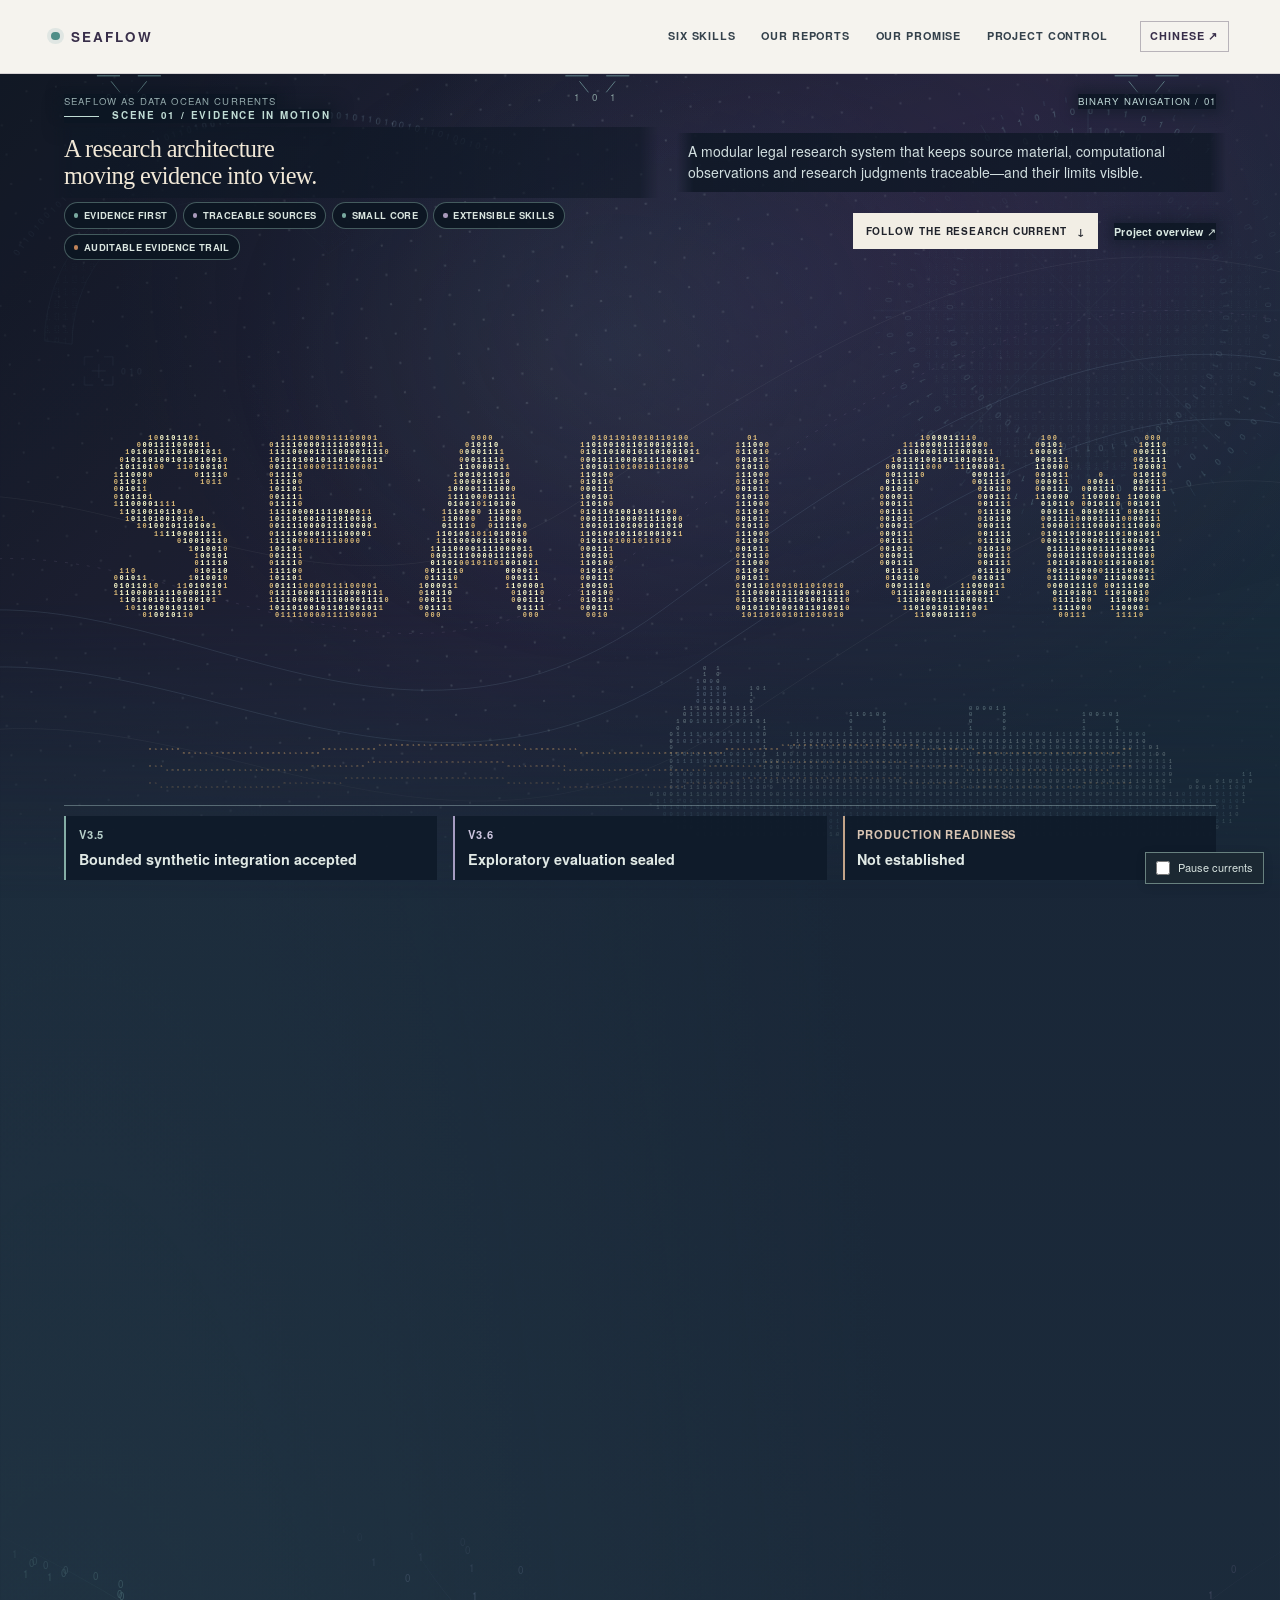
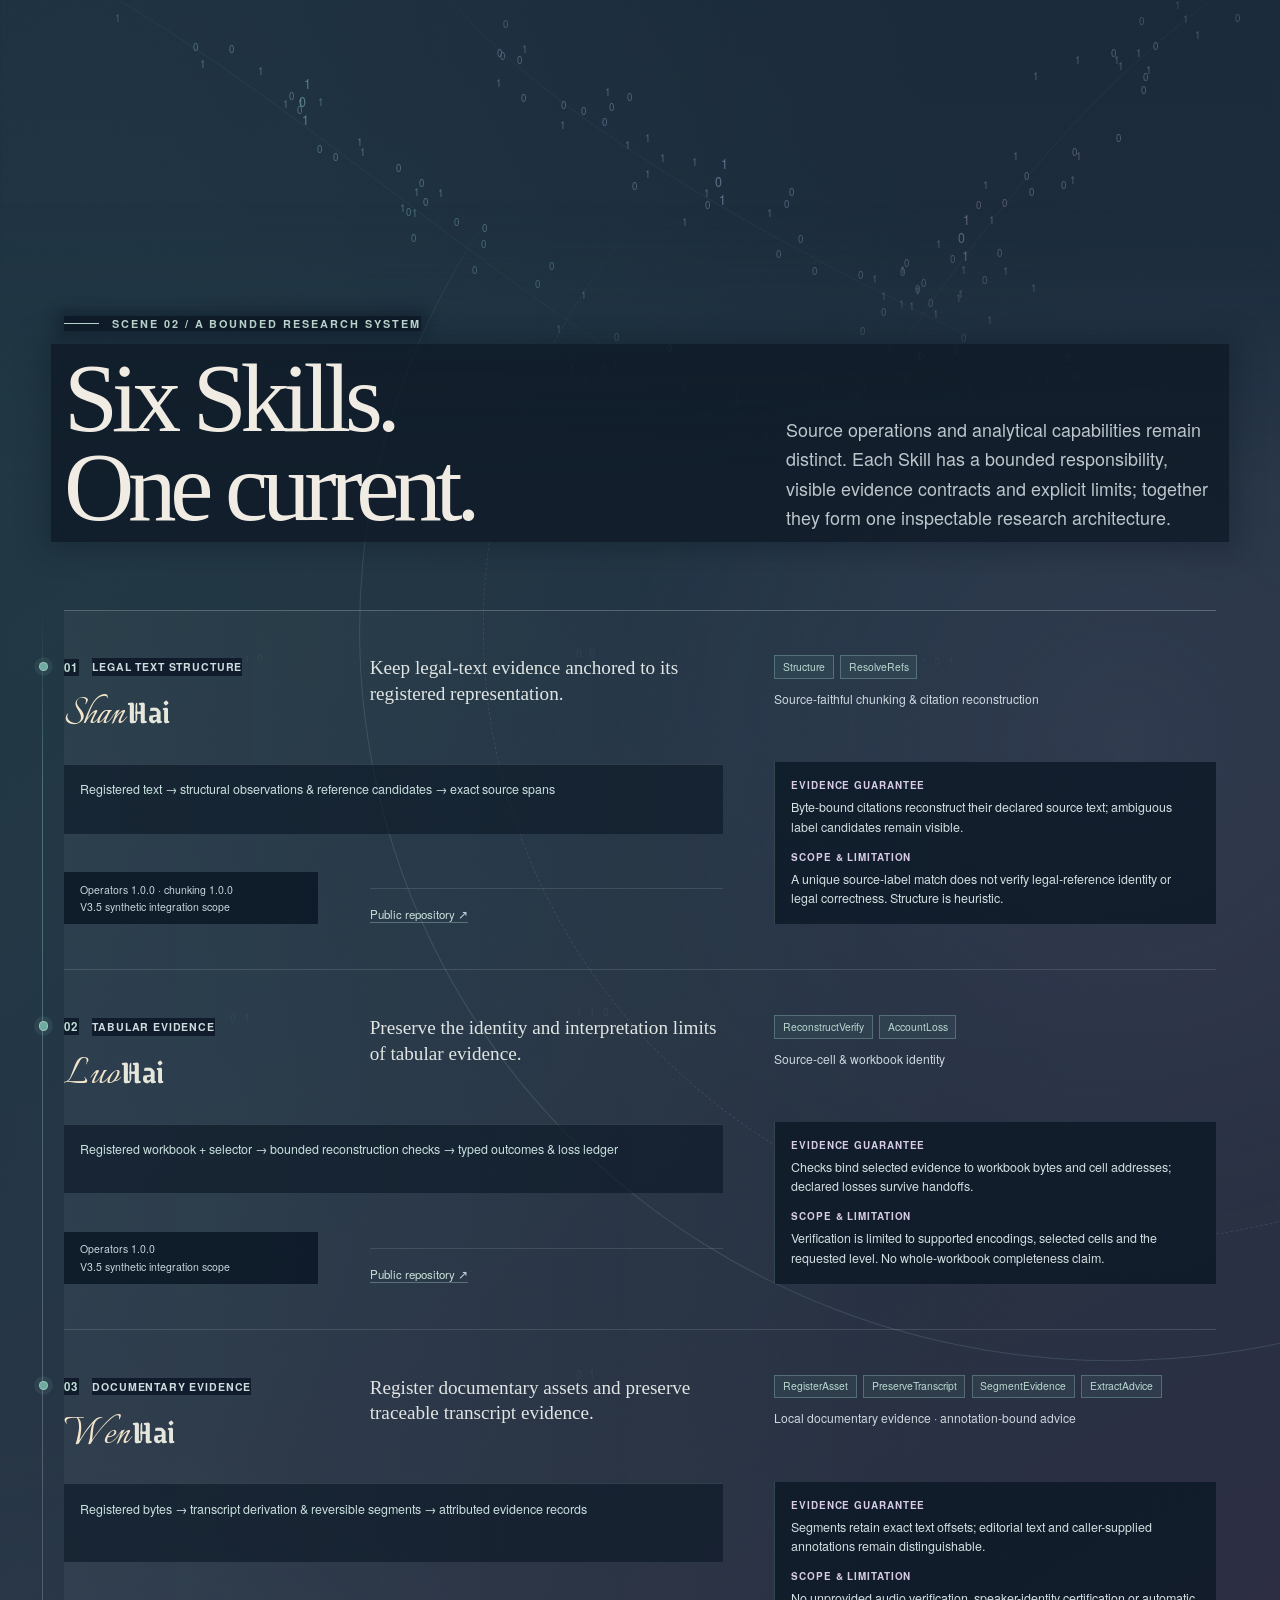
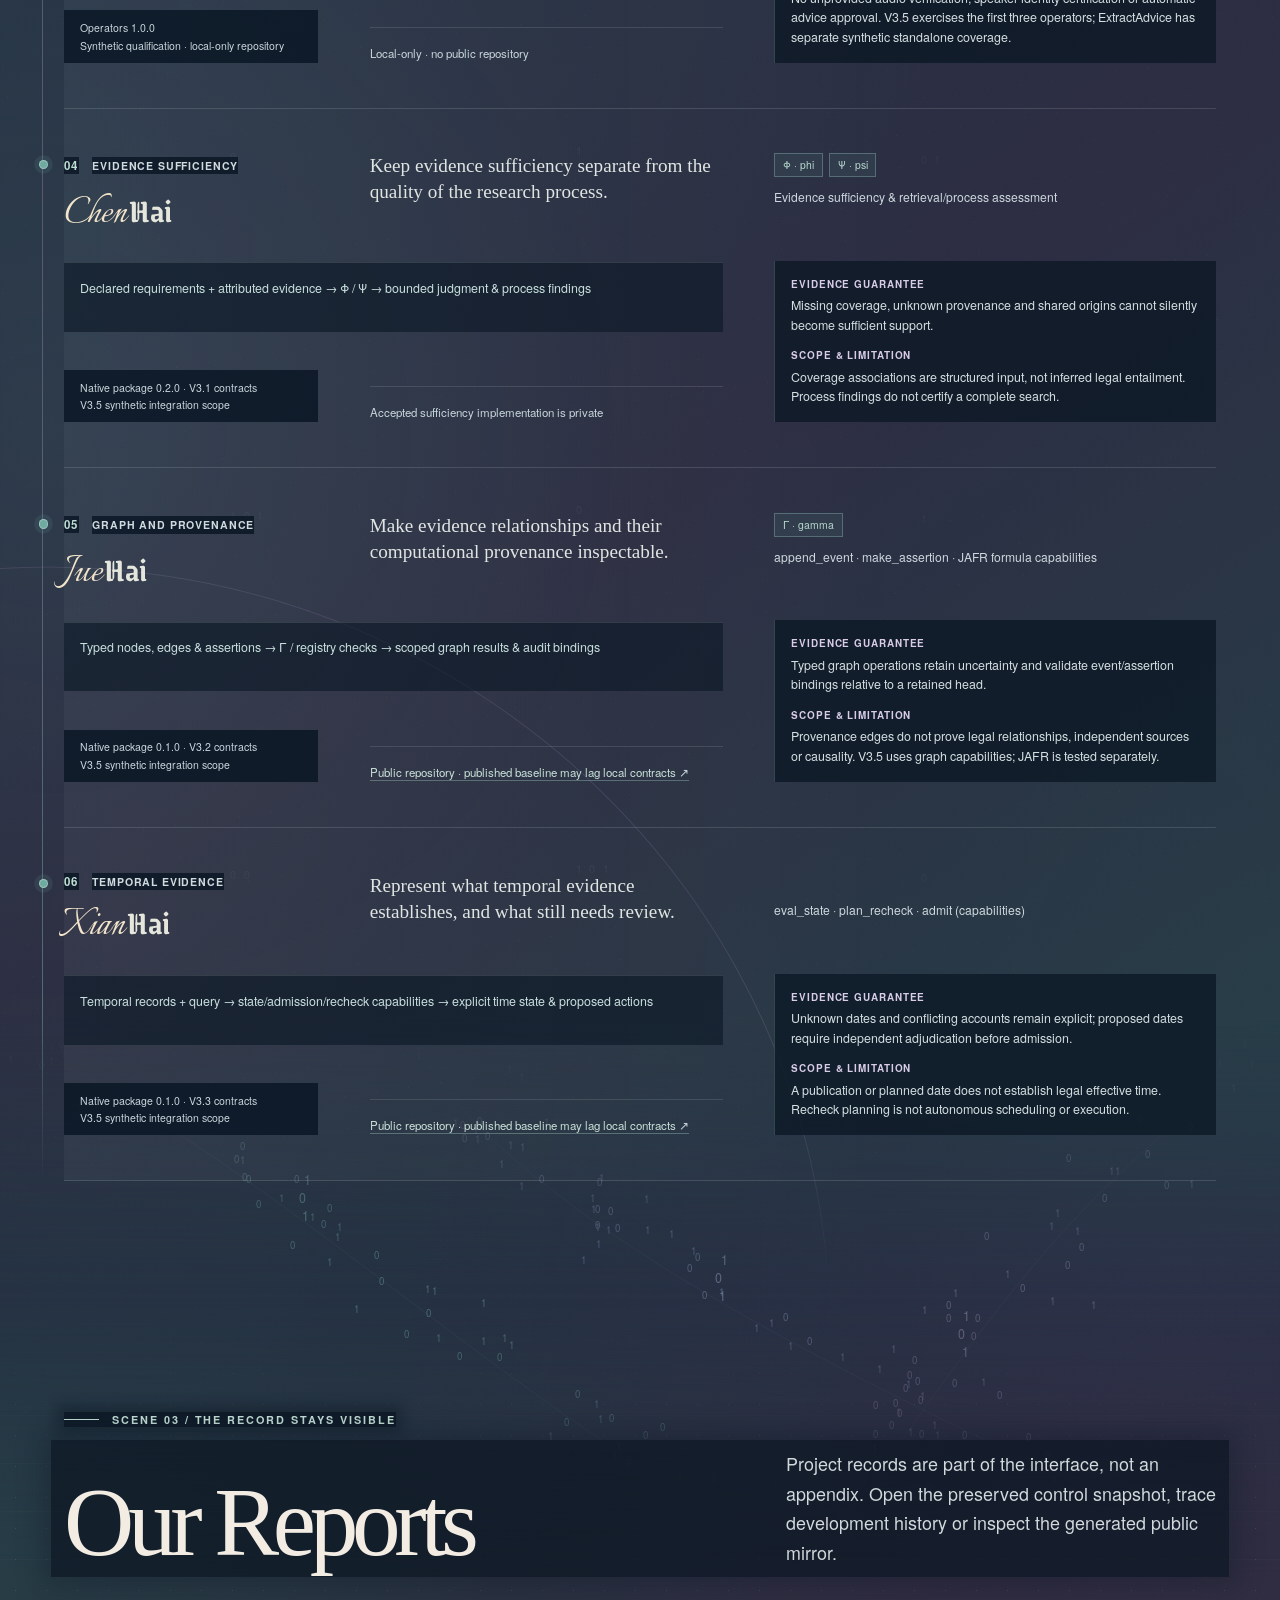
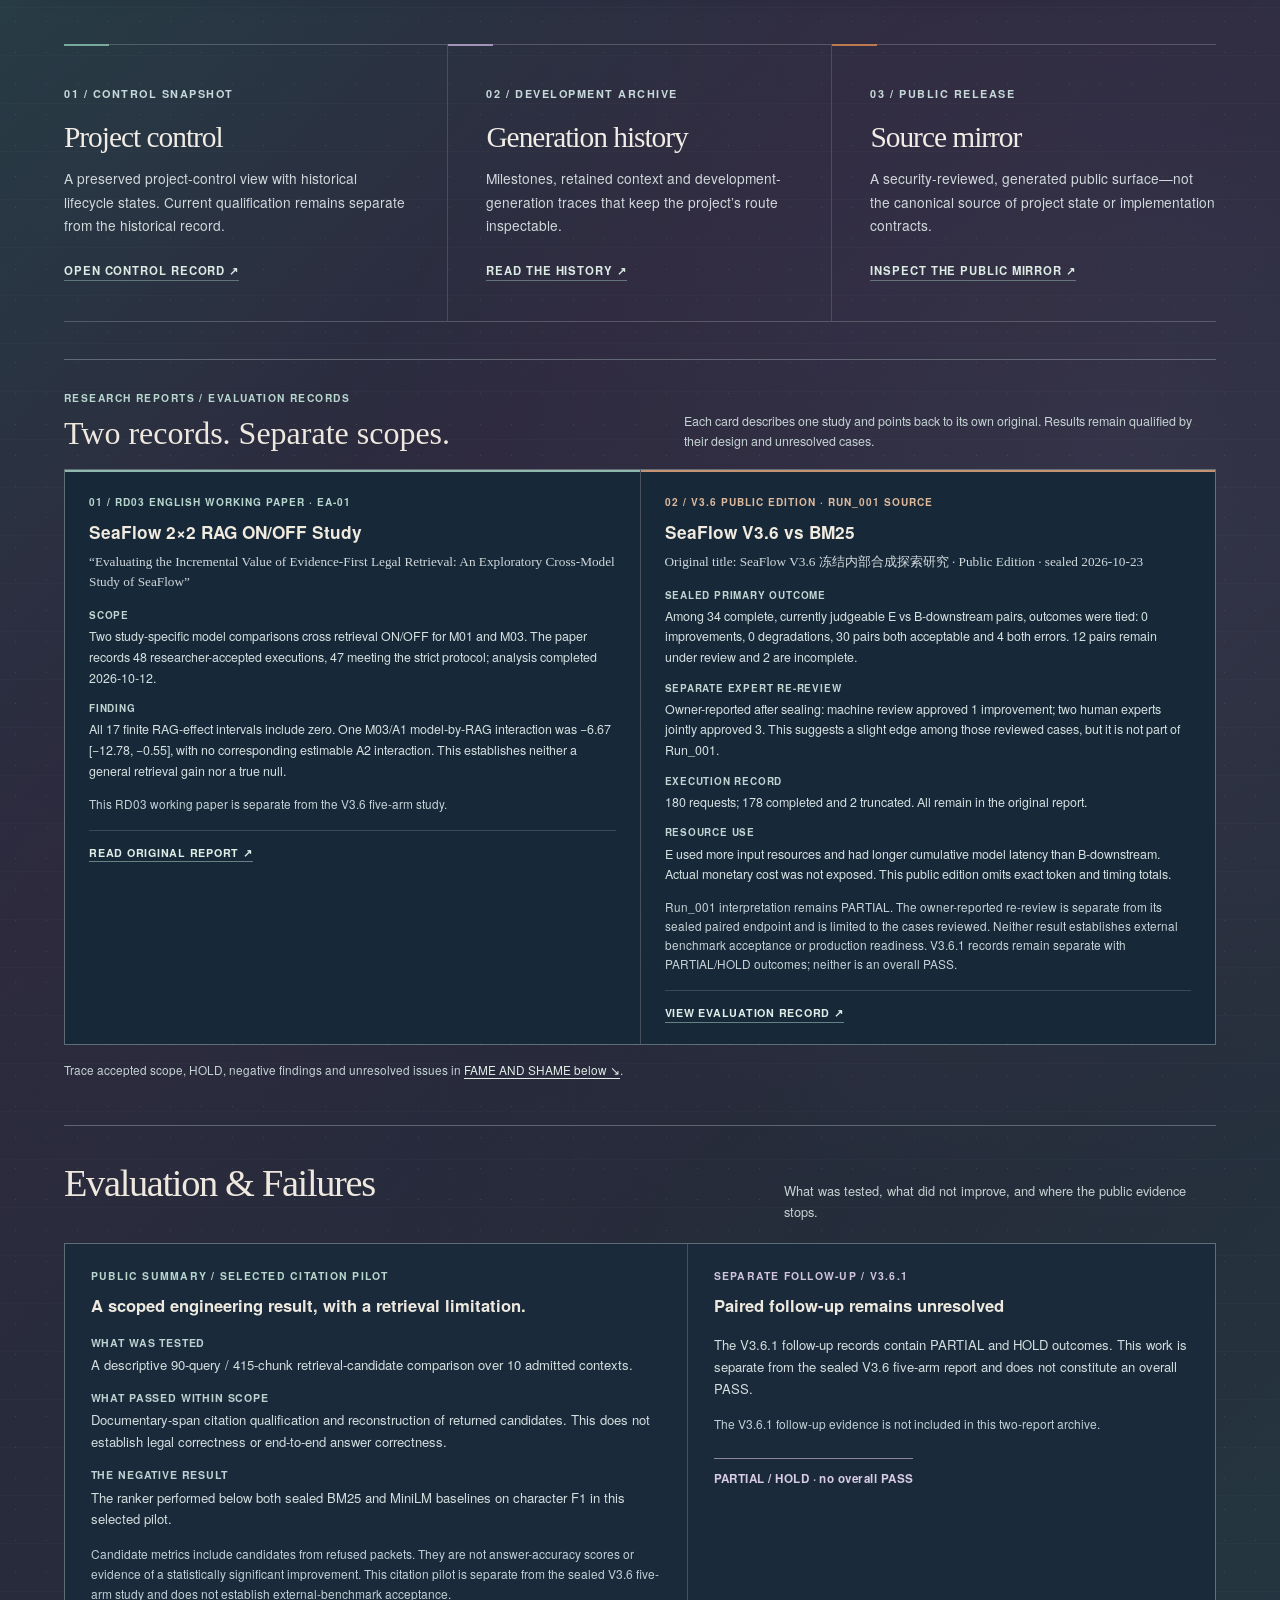
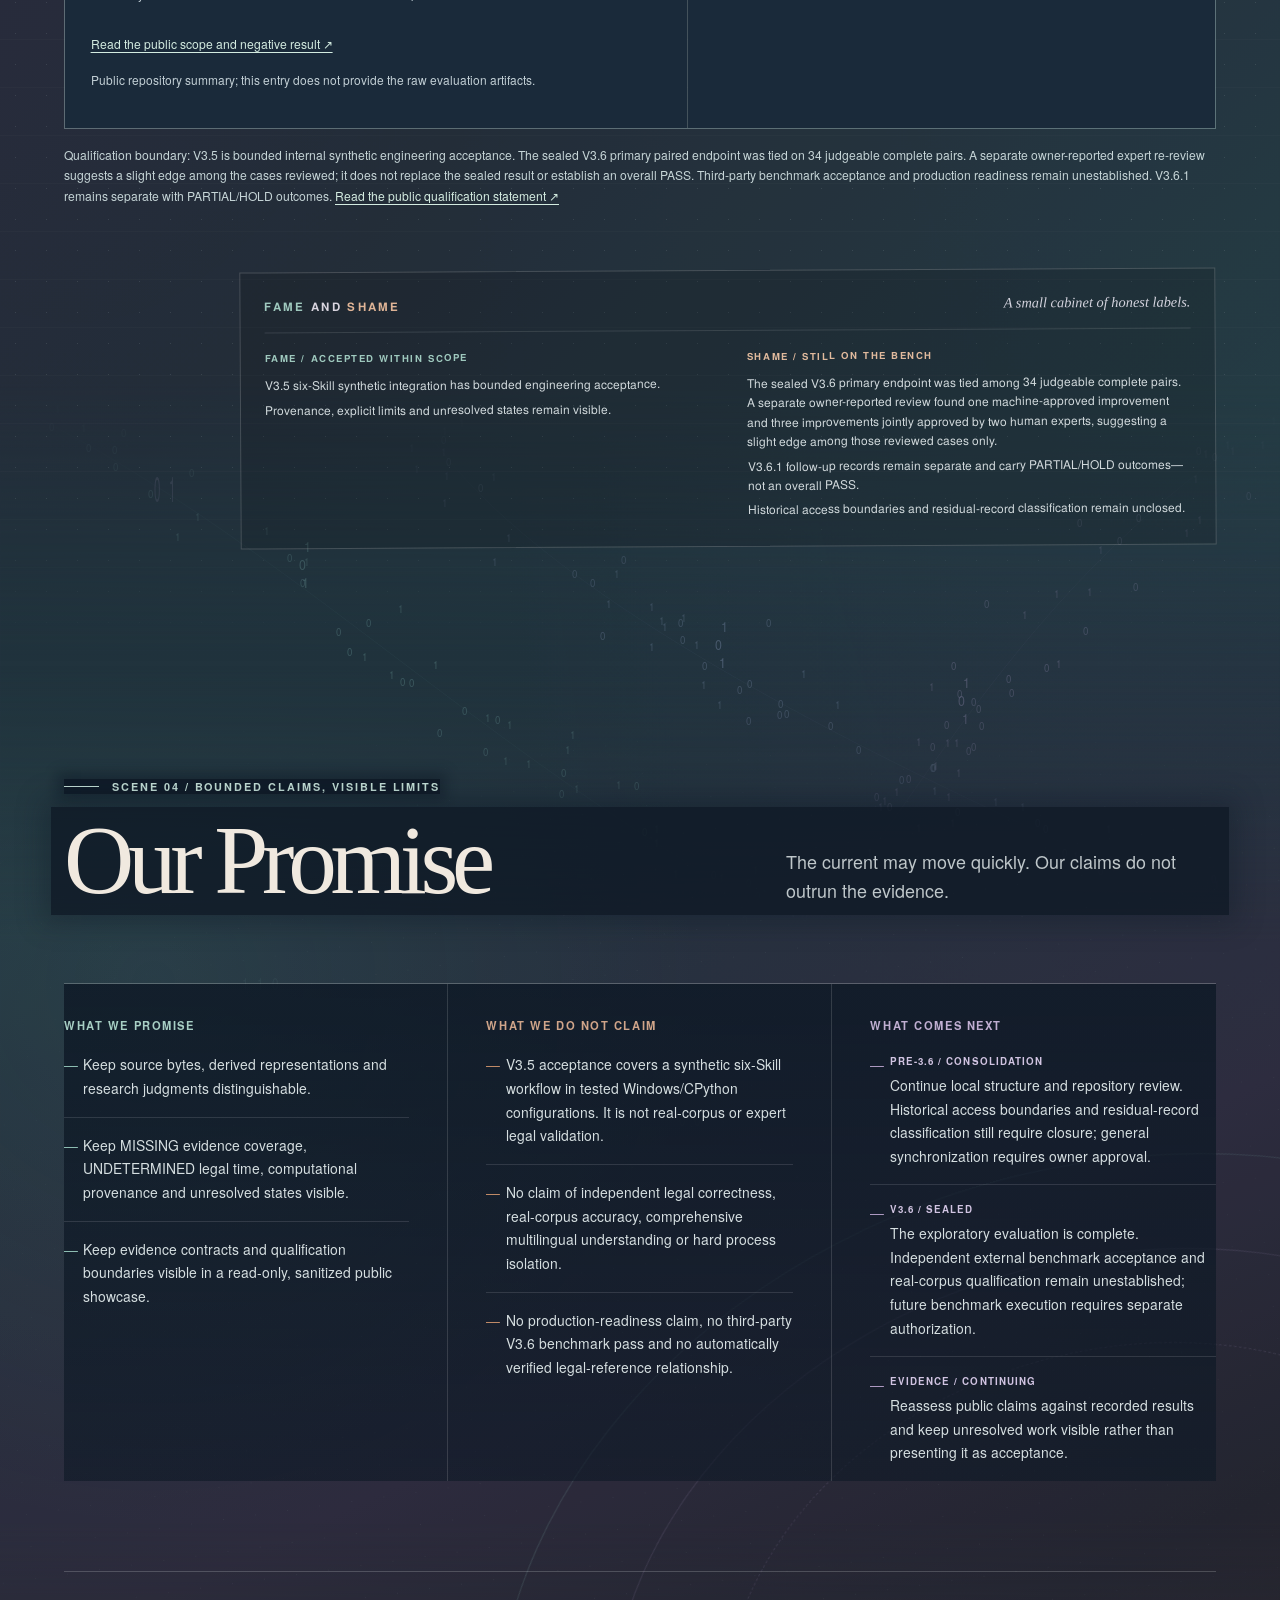
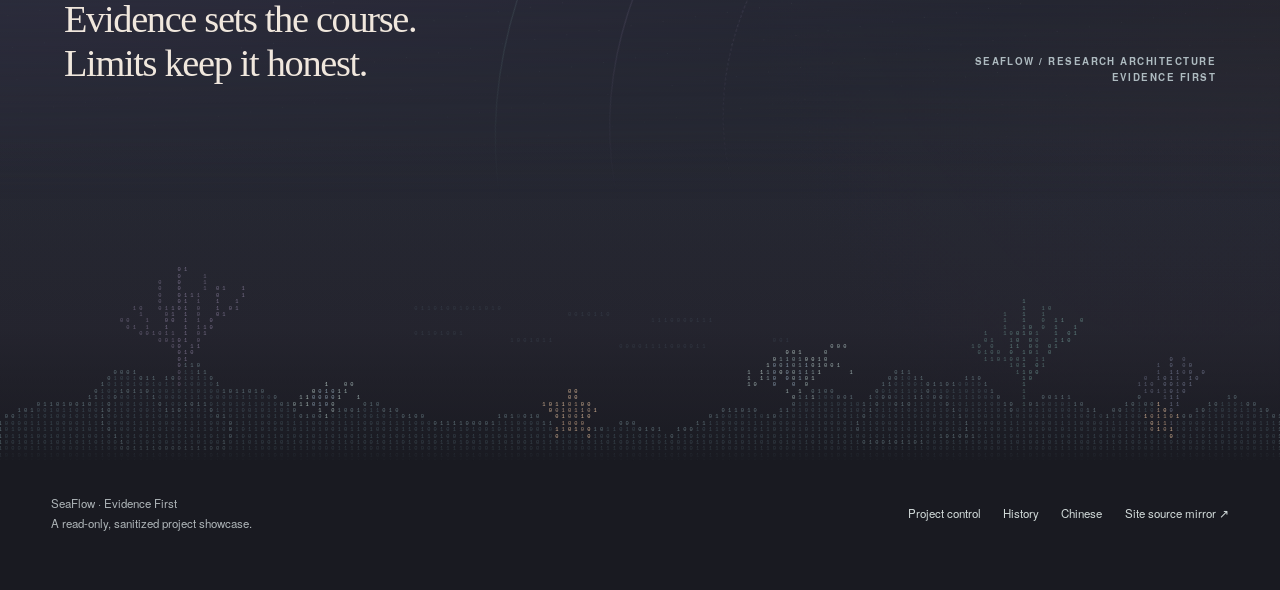
<file: en.html>
<!doctype html>
<html lang="en">
<head>
<meta charset="utf-8">
<meta name="viewport" content="width=device-width,initial-scale=1">
<meta name="description" content="SeaFlow as Data Ocean Currents: an evidence-first research architecture with six bounded Skills, visible review traces and explicit limits.">
<meta http-equiv="Content-Security-Policy" content="default-src 'none'; script-src 'none'; style-src 'self' 'unsafe-inline'; font-src data:; base-uri 'none'; form-action 'none'; frame-ancestors 'none'">
<link rel="alternate" hreflang="zh-CN" href="index.html">
<link rel="alternate" hreflang="en" href="en.html">
<title>SeaFlow — Data Ocean Currents</title>
<style>
:root{color-scheme:light;--paper:#f5f4ef;--white:#fffefa;--ink:#142e43;--muted:#4e6170;--line:#c8d0d0;--accent:#176657;--soft:#e6efe9;--mono:Consolas,"Courier New",monospace}*{box-sizing:border-box}html{scroll-behavior:smooth;scroll-padding-top:2rem}body{margin:0;background:var(--paper);color:var(--ink);font-family:Calibri,"Segoe UI","Microsoft YaHei",sans-serif;font-size:1.05rem;line-height:1.6}a{color:inherit;text-underline-offset:.24em}a:hover{color:var(--accent)}a:focus-visible{outline:3px solid #b06b19;outline-offset:5px}.skip{position:absolute;left:1rem;top:-5rem;z-index:9;background:var(--white);padding:.6rem 1rem}.skip:focus{top:1rem}.wrap{max-width:1320px;margin:auto;padding:0 clamp(1.2rem,5vw,5rem)}.masthead{display:flex;align-items:center;justify-content:space-between;padding-block:1.5rem;border-bottom:1px solid var(--line);gap:1rem}.brand{font-family:Georgia,serif;font-size:1.8rem;letter-spacing:-.06em;font-weight:bold;text-decoration:none}.brand span{display:inline-block;width:.7rem;height:.7rem;background:var(--accent);border-radius:50%;margin-right:.5rem}.masthead nav{display:flex;gap:1.7rem;flex-wrap:wrap;font-size:.9rem}.masthead nav a{text-decoration:none}.eyebrow{font: .72rem/1.6 var(--mono);letter-spacing:.12em;text-transform:uppercase;color:var(--accent)}.hero{padding-block:4rem 3.6rem;display:grid;grid-template-columns:1.4fr 1fr;gap:3.5rem;align-items:start}h1{font-family:Georgia,"Palatino Linotype",serif;font-size:clamp(3rem,6vw,5.3rem);font-weight:400;letter-spacing:-.065em;line-height:1.06;margin:1.15rem 0 1.5rem}h1 em{color:var(--accent);font-style:normal}.principles{font-size:.93rem;font-weight:bold;word-spacing:.07em;margin-bottom:1rem}.intro{color:var(--muted);max-width:37rem;margin:0;font-size:1.15rem}.hero-actions{display:flex;flex-wrap:wrap;align-items:center;gap:1.5rem;margin-top:1.7rem}.button{background:var(--ink);color:#fff;padding:.75rem 1.2rem;text-decoration:none;font-size:.9rem}.button:hover{background:var(--accent);color:#fff}.quiet-link{font-size:.9rem}.architecture{background:var(--ink);color:#f5f4ef;padding:1.8rem 2rem;margin-top:1.3rem}.architecture .eyebrow{color:#bbd9cb}.flow-step{padding:1rem 0;border-bottom:1px solid #62727c;display:grid;grid-template-columns:1.5rem 1fr;gap:.8rem}.flow-step:last-of-type{border:0}.flow-step b{display:block;font-size:1rem;font-weight:600}.flow-step small{font-size:.82rem;color:#d0dce1}.flow-step .step-no{font: .75rem var(--mono);padding-top:.4rem;color:#add3c2}.architecture figcaption{font-size:.76rem;color:#c4d0d7;margin-top:1.2rem}.qualification{display:flex;flex-wrap:wrap;gap:.65rem 1.7rem;border-block:1px solid var(--line);padding:1rem 0;font-size:.83rem}.qualification strong{color:var(--accent)}.section-head{display:flex;justify-content:space-between;align-items:end;gap:2rem;margin:3.7rem 0 1.6rem}.section-head h2{font-family:Georgia,serif;font-size:2.3rem;letter-spacing:-.04em;font-weight:400;line-height:1.15;margin:.45rem 0 0}.section-head p{font-size:.9rem;color:var(--muted);max-width:26rem;margin:0}.skill-grid{display:grid;grid-template-columns:repeat(3,minmax(0,1fr));border-top:1px solid var(--line);border-left:1px solid var(--line)}.skill{min-width:0;background:var(--white);padding:1.6rem;border-bottom:1px solid var(--line);border-right:1px solid var(--line);display:flex;flex-direction:column}.skill-top{display:flex;justify-content:space-between;gap:.6rem;align-items:center}.number{font:.75rem var(--mono);color:var(--accent)}.skill-zh{font-size:.77rem;color:var(--muted)}.skill h3{font-family:Georgia,serif;font-size:1.9rem;letter-spacing:-.04em;font-weight:400;line-height:1.15;margin:1rem 0 .5rem}.role{font-size:.95rem;margin:0 0 1.1rem;min-height:4.7rem;line-height:1.55}.operators{display:flex;gap:.3rem;flex-wrap:wrap}.operator{background:var(--soft);color:#154d40;font:.73rem/1.5 var(--mono);padding:.2rem .4rem}.capabilities{font-size:.8rem;color:var(--muted);margin:.65rem 0 1rem;min-height:2.4rem}.flow{font-size:.82rem;margin:0;padding:.8rem 0;border-block:1px solid var(--line);line-height:1.7}dl{font-size:.84rem;margin:1rem 0 1.5rem}dt{font-size:.7rem;font-weight:bold;text-transform:uppercase;letter-spacing:.05em;margin-top:.9rem;color:var(--accent)}dd{margin:.35rem 0 0;color:var(--muted)}.version{font: .67rem/1.8 var(--mono);color:var(--muted);margin-top:auto}.repo-link{font-size:.77rem;border-top:1px solid var(--line);margin-top:1rem;padding-top:.85rem}.repo-link span{color:var(--muted)}.boundary{display:grid;grid-template-columns:1fr 1fr;gap:3rem;margin-block:3.7rem;background:#e8ece9;padding:2rem}.boundary h2{font-family:Georgia,serif;font-size:1.8rem;font-weight:400;letter-spacing:-.03em;margin:0 0 .8rem}.boundary p{font-size:.94rem;margin:.7rem 0;color:#344d5b}.status-grid{display:grid;grid-template-columns:repeat(3,1fr);gap:2rem;margin-bottom:3.5rem}.status-item{border-top:2px solid var(--ink);padding-top:.9rem}.status-item h3{font-size:1rem;margin:0 0 .6rem}.status-item p{font-size:.87rem;color:var(--muted);margin:0}.status-tag{display:block;font:.68rem var(--mono);color:var(--accent);margin-bottom:.8rem}footer{border-top:1px solid var(--line);padding:1.8rem 0 2.5rem;display:flex;justify-content:space-between;gap:1.5rem;flex-wrap:wrap;font-size:.8rem;color:var(--muted)}footer p{margin:0}footer nav{display:flex;gap:1.3rem;flex-wrap:wrap}@media(max-width:1100px){.skill-grid{grid-template-columns:repeat(2,minmax(0,1fr))}.hero{gap:1.5rem}.architecture{padding:1.5rem}.role{min-height:3rem}}@media(max-width:720px){.masthead{align-items:start}.masthead nav{gap:.55rem 1rem;max-width:15rem;justify-content:flex-end;font-size:.8rem}.hero{grid-template-columns:1fr;padding-block:2.5rem 2rem;gap:1rem}.hero h1{font-size:3.55rem}.architecture{margin:.5rem 0 0}.section-head{display:block;margin-top:2.8rem}.section-head p{margin-top:1rem}.skill-grid{grid-template-columns:1fr}.skill{padding:1.5rem}.role,.capabilities{min-height:0}.boundary{grid-template-columns:1fr;gap:1.2rem;padding:1.5rem;margin-block:2.5rem}.status-grid{grid-template-columns:1fr;gap:1.5rem}.qualification{gap:.6rem 1.2rem;font-size:.78rem}}@media(prefers-reduced-motion:reduce){html{scroll-behavior:auto}}@media print{.skill-grid{grid-template-columns:repeat(2,minmax(0,1fr))}.skill{break-inside:avoid}}
.brand{white-space:nowrap;flex-shrink:0}@media(max-width:720px){.masthead nav{max-width:13rem}}
html:lang(en){--paper:#f5f3ee;--white:#fffdf8;--ink:#1b2026;--muted:#59616b;--line:#cbc8cf;--accent:#356f6b;--soft:#e3ece8;--ocean-night:#171820;--ocean-plum:#382e49;--ocean-violet:#786b8c;--ocean-teal:#4f8e88;--ocean-blue:#587e98;--ocean-brown:#4b342e;--ocean-orange:#b46b42;--scene-pad:clamp(4.8rem,9vw,9rem);background:var(--paper)}
html:lang(en) body{background:var(--paper);color:var(--ink);font-family:var(--sans);font-size:1rem;line-height:1.65}
html:lang(en) a{transition:color .18s ease,background-color .18s ease,border-color .18s ease}
html:lang(en) a:focus-visible{outline-color:#c37945;outline-offset:5px}
html:lang(en) .skip{z-index:100;background:var(--white);color:var(--ink)}
html:lang(en) .wrap{max-width:none;padding:0}
html:lang(en) .masthead{position:sticky;top:0;z-index:20;min-height:4.6rem;padding:1rem clamp(1.25rem,4vw,4.5rem);border-bottom:1px solid rgba(56,46,73,.16);background:rgba(245,243,238,.94);backdrop-filter:blur(14px);gap:2rem}
html:lang(en) .brand{display:flex;align-items:center;gap:.7rem;color:var(--ocean-plum);font-family:var(--sans);font-size:.84rem;font-weight:700;letter-spacing:.16em;line-height:1;text-transform:uppercase}
html:lang(en) .brand span{width:.52rem;height:.52rem;margin:0;background:var(--ocean-teal);box-shadow:0 0 0 4px rgba(79,142,136,.12)}
html:lang(en) .masthead nav{align-items:center;justify-content:flex-end;gap:clamp(.85rem,2vw,1.8rem);max-width:none;font-family:var(--sans);font-size:.68rem;font-weight:600;letter-spacing:.08em;text-transform:uppercase}
html:lang(en) .masthead nav a{color:#3f4650;text-decoration:none}
html:lang(en) .masthead nav a:hover{color:var(--ocean-plum)}
html:lang(en) .masthead nav .lang-switch{margin-left:.4rem;border-color:rgba(56,46,73,.32);color:var(--ocean-plum);padding:.35rem .6rem}
html:lang(en) .scene{position:relative;isolation:isolate;overflow:hidden;padding:var(--scene-pad) clamp(1.25rem,5vw,5.5rem);scroll-margin-top:4.6rem}
html:lang(en) .scene__inner{position:relative;z-index:2;width:100%;max-width:1380px;margin:0 auto}
html:lang(en) .scene__backdrop{position:absolute;inset:0;z-index:0;overflow:hidden;pointer-events:none}
html:lang(en) .scene__index{display:flex;align-items:center;gap:.8rem;margin:0 0 1.4rem;color:var(--ocean-teal);font-family:var(--sans);font-size:.68rem;font-weight:600;letter-spacing:.18em;line-height:1.4;text-transform:uppercase}
html:lang(en) .scene__index::before{content:"";width:2.2rem;height:1px;background:currentColor}
html:lang(en) .scene__header{display:grid;grid-template-columns:minmax(0,1.2fr) minmax(17rem,.8fr);gap:clamp(2rem,6vw,7rem);align-items:end;margin-bottom:clamp(2.8rem,6vw,5.5rem)}
html:lang(en) .scene__title{margin:0;color:var(--ocean-plum);font-family:var(--serif);font-size:clamp(3.7rem,7.6vw,7.6rem);font-weight:400;letter-spacing:-.065em;line-height:.92}
html:lang(en) .scene__lede{max-width:35rem;margin:0;color:var(--muted);font-size:clamp(1rem,1.4vw,1.18rem);line-height:1.65}
html:lang(en) .scene--seaflow{display:flex;align-items:center;min-height:calc(100vh - 4.6rem);min-height:calc(100svh - 4.6rem);padding-block:clamp(4rem,7vw,7rem);background:radial-gradient(circle at 82% 22%,rgba(88,126,152,.24),transparent 36%),radial-gradient(circle at 12% 86%,rgba(75,52,46,.34),transparent 38%),linear-gradient(132deg,var(--ocean-night) 0%,#292337 52%,#203a43 100%);color:#f6f2e9}
html:lang(en) .scene--seaflow .scene__index{color:#9bc2ba}
html:lang(en) .hero__meta{display:flex;justify-content:space-between;gap:2rem;color:#a9b9bd;font-family:var(--sans);font-size:.65rem;font-weight:500;letter-spacing:.16em;text-transform:uppercase}
html:lang(en) .hero__title{margin:clamp(2.8rem,6vh,5.5rem) 0 0;color:#f8f4eb;font-family:var(--sans);font-size:clamp(4.4rem,14.7vw,13.5rem);font-weight:700;letter-spacing:-.086em;line-height:.77;white-space:nowrap}
html:lang(en) .hero__deck{display:grid;grid-template-columns:minmax(0,1.15fr) minmax(18rem,.85fr);gap:clamp(2rem,6vw,7rem);align-items:end;margin-top:clamp(2.7rem,5vw,4.7rem)}
html:lang(en) .hero__statement{max-width:48rem;margin:0;color:#eee8df;font-family:var(--serif);font-size:clamp(1.8rem,3.15vw,3.25rem);font-weight:400;letter-spacing:-.035em;line-height:1.08}
html:lang(en) .hero__copy{max-width:35rem;margin:0;color:#c4d0d2;font-size:1rem;line-height:1.75}
html:lang(en) .principle-chips{display:flex;grid-column:1/-1;flex-wrap:wrap;gap:.55rem;margin:0;padding:0;list-style:none}
html:lang(en) .principle-chips li{display:flex;align-items:center;gap:.55rem;border:1px solid rgba(219,230,226,.2);border-radius:999px;padding:.35rem .72rem;background:rgba(13,20,27,.16);color:#d7e0de;font-size:.66rem;font-weight:500;letter-spacing:.07em;text-transform:uppercase}
html:lang(en) .principle-chips li::before{content:"";width:.28rem;height:.28rem;border-radius:50%;background:#79a9a0}
html:lang(en) .principle-chips li:nth-child(2)::before,html:lang(en) .principle-chips li:nth-child(4)::before{background:#a99abb}
html:lang(en) .principle-chips li:nth-child(5)::before{background:#c08359}
html:lang(en) .hero-actions{grid-column:1/-1;gap:1.4rem;margin:0}
html:lang(en) .button{display:inline-flex;align-items:center;gap:1.1rem;background:#f2eee5;color:#20232b;padding:.78rem 1.05rem;font-size:.7rem;font-weight:650;letter-spacing:.09em;text-transform:uppercase}
html:lang(en) .button:hover{background:#a8c9c0;color:#172522}
html:lang(en) .quiet-link{color:#d3d9d8;font-size:.74rem;font-weight:550;letter-spacing:.06em;text-decoration:none}
html:lang(en) .quiet-link:hover{color:#a8c9c0}
html:lang(en) .hero__boundary{display:flex;flex-wrap:wrap;gap:.65rem 2rem;margin-top:clamp(2.8rem,6vw,5.5rem);border-top:1px solid rgba(217,228,224,.18);padding-top:1.1rem;color:#9fb0b5;font-size:.7rem;letter-spacing:.035em}
html:lang(en) .hero__boundary strong{color:#b6d2ca;font-weight:600}
html:lang(en) .ocean-grid{position:absolute;inset:-15%;background-image:radial-gradient(circle,rgba(204,222,220,.26) .7px,transparent .85px);background-size:27px 27px;opacity:.48;transform:rotate(-9deg) scale(1.1);-webkit-mask-image:linear-gradient(115deg,transparent 5%,#000 43%,transparent 92%);mask-image:linear-gradient(115deg,transparent 5%,#000 43%,transparent 92%)}
html:lang(en) .current-map{position:absolute;inset:-8% -10%;width:120%;height:116%;color:rgba(141,185,183,.24)}
html:lang(en) .current-map path{fill:none;stroke:currentColor;stroke-width:1;vector-effect:non-scaling-stroke}
html:lang(en) .current-map .current-map__violet{color:rgba(169,150,193,.22);stroke-dasharray:3 8}
html:lang(en) .current-map .current-map__fine{color:rgba(215,225,221,.13);stroke-width:.7}
html:lang(en) .current-lane{position:absolute;display:flex;align-items:center;gap:clamp(1.5rem,3.8vw,4.8rem);width:max-content;color:rgba(215,229,224,.4);font-family:var(--sans);font-size:clamp(.58rem,.75vw,.76rem);letter-spacing:.16em;line-height:1;white-space:nowrap;transform-origin:center;-webkit-mask-image:linear-gradient(90deg,transparent,#000 16%,#000 82%,transparent);mask-image:linear-gradient(90deg,transparent,#000 16%,#000 82%,transparent)}
html:lang(en) .current-lane span{display:block;min-width:.5rem;text-align:center}
html:lang(en) .current-lane span:nth-child(3n){color:rgba(144,196,184,.72);transform:translateY(-.7rem)}
html:lang(en) .current-lane span:nth-child(4n){font-size:.65em;opacity:.55;transform:translateY(.55rem)}
html:lang(en) .current-lane span:nth-child(5n){color:rgba(190,174,211,.64);transform:translateY(-1.15rem)}
html:lang(en) .current-lane--one{top:24%;right:-4%;transform:rotate(-13deg)}
html:lang(en) .current-lane--two{bottom:15%;left:29%;color:rgba(187,173,207,.34);transform:rotate(9deg)}
html:lang(en) .current-lane--three{top:49%;left:-10%;opacity:.42;transform:rotate(6deg)}
html:lang(en) .scene--skills{background:linear-gradient(150deg,#f7f5f0 0%,#f1f0eb 72%,#e9eeeb 100%);color:var(--ink)}
html:lang(en) .scene--skills .scene__title{color:#332a42}
html:lang(en) .paper-current{position:absolute;width:120%;height:55%;border:1px solid rgba(79,142,136,.12);border-radius:50%;transform:rotate(-12deg)}
html:lang(en) .paper-current--one{top:-12%;right:-48%}
html:lang(en) .paper-current--one::after{content:"";position:absolute;inset:8%;border:1px dashed rgba(88,126,152,.13);border-radius:inherit}
html:lang(en) .paper-current--two{bottom:-28%;left:-55%;border-color:rgba(120,107,140,.11);transform:rotate(17deg)}
html:lang(en) .skill-grid{display:block;border:0;border-top:1px solid #95929c}
html:lang(en) .skill{position:relative;display:grid;grid-template-columns:minmax(8.5rem,.72fr) minmax(12rem,1fr) minmax(14rem,1.25fr);column-gap:clamp(1.6rem,4vw,4.5rem);border:0;border-bottom:1px solid #c9c7cb;border-radius:0;background:transparent;padding:clamp(1.8rem,3.5vw,3.1rem) 0}
html:lang(en) .skill-top{grid-column:1;grid-row:1;justify-content:flex-start;align-items:center;gap:.85rem}
html:lang(en) .skill .number{color:var(--ocean-teal);font-family:var(--sans);font-size:.72rem;font-weight:650;letter-spacing:.12em}
html:lang(en) .skill .skill-zh{color:#67616e;font-size:.66rem;font-weight:550;letter-spacing:.08em;text-transform:uppercase}
html:lang(en) .skill h3{grid-column:1;grid-row:2;margin:.65rem 0 0;color:#332a42;font-family:var(--serif);font-size:clamp(2rem,3.1vw,3.15rem);font-weight:400;letter-spacing:-.045em;line-height:1}
html:lang(en) .skill .role{grid-column:2;grid-row:1/span 2;min-height:0;margin:0;color:#343b44;font-family:var(--serif);font-size:clamp(1.06rem,1.5vw,1.28rem);line-height:1.35}
html:lang(en) .skill .operators{grid-column:3;grid-row:1;gap:.4rem;align-content:start}
html:lang(en) .skill .operator{border:1px solid #bfd0ca;background:rgba(227,236,232,.45);color:#285b55;padding:.24rem .48rem;font-family:var(--sans);font-size:.65rem;line-height:1.35}
html:lang(en) .skill .capabilities{grid-column:3;grid-row:2;min-height:0;margin:.7rem 0 0;color:#66616c;font-size:.76rem;line-height:1.55}
html:lang(en) .skill .flow{grid-column:1/span 2;grid-row:3;margin:1.4rem 0 0;border:0;border-top:1px solid rgba(80,78,87,.18);padding:1rem 0 0;color:#3e5960;font-size:.78rem;line-height:1.65}
html:lang(en) .skill dl{grid-column:3;grid-row:3/span 2;margin:1.3rem 0 0;font-size:.78rem;line-height:1.55}
html:lang(en) .skill dt{margin-top:.8rem;color:#5a486c;font-size:.62rem;letter-spacing:.09em}
html:lang(en) .skill dt:first-child{margin-top:0}
html:lang(en) .skill dd{margin:.28rem 0 0;color:#60616a}
html:lang(en) .skill .version{grid-column:1;grid-row:4;align-self:end;margin:1.2rem 0 0;color:#716e76;font-family:var(--sans);font-size:.62rem;line-height:1.65}
html:lang(en) .skill .repo-link{grid-column:2;grid-row:4;align-self:end;margin:1.2rem 0 0;border-color:rgba(80,78,87,.18);padding-top:1rem;font-size:.72rem}
html:lang(en) .skill .repo-link a{border-bottom:1px solid rgba(53,111,107,.36);color:#315f5b;text-decoration:none}
html:lang(en) .skill .repo-link a:hover{border-color:#382e49;color:#382e49}
html:lang(en) .skill .repo-link span{color:#716e76}
html:lang(en) .scene--reports{background:radial-gradient(circle at 88% 12%,rgba(120,107,140,.22),transparent 36%),linear-gradient(135deg,#30283d 0%,#242c38 55%,#244247 100%);color:#f4f0e8}
html:lang(en) .scene--reports .scene__index{color:#a7cbc2}
html:lang(en) .scene--reports .scene__title{color:#f2ece3}
html:lang(en) .scene--reports .scene__lede{color:#c3c4cb}
html:lang(en) .archive-grid{position:absolute;inset:0;background-image:repeating-linear-gradient(0deg,transparent 0,transparent 47px,rgba(222,226,229,.045) 48px);-webkit-mask-image:linear-gradient(90deg,transparent,#000 28%,#000 82%,transparent);mask-image:linear-gradient(90deg,transparent,#000 28%,#000 82%,transparent)}
html:lang(en) .report-ledger{display:grid;grid-template-columns:repeat(3,minmax(0,1fr));border-block:1px solid rgba(230,232,233,.22)}
html:lang(en) .report-entry{position:relative;padding:2.1rem clamp(1.3rem,3vw,2.8rem) 2.4rem;border-right:1px solid rgba(230,232,233,.16)}
html:lang(en) .report-entry:first-child{padding-left:0}
html:lang(en) .report-entry:last-child{border-right:0;padding-right:0}
html:lang(en) .report-entry::before{content:"";position:absolute;top:-1px;left:0;width:2.8rem;height:2px;background:#78a99f}
html:lang(en) .report-entry:nth-child(2)::before{background:#a393b8}
html:lang(en) .report-entry:nth-child(3)::before{background:#bb7a50}
html:lang(en) .report-entry__label{color:#aebdc1;font-size:.62rem;font-weight:600;letter-spacing:.14em;text-transform:uppercase}
html:lang(en) .report-entry h3{margin:1rem 0 .85rem;color:#f1ece5;font-family:var(--serif);font-size:clamp(1.65rem,2.3vw,2.25rem);font-weight:400;letter-spacing:-.035em;line-height:1.1}
html:lang(en) .report-entry p{margin:0;color:#bdc5c8;font-size:.86rem;line-height:1.7}
html:lang(en) .report-entry__link{display:inline-block;margin-top:1.5rem;border-bottom:1px solid rgba(167,203,194,.45);color:#d7e6e1;font-size:.67rem;font-weight:600;letter-spacing:.08em;text-decoration:none;text-transform:uppercase}
html:lang(en) .report-entry__link:hover{border-color:#f2ece3;color:#fff}
html:lang(en) .fame-shame{max-width:61rem;margin:clamp(2.5rem,5vw,4.5rem) 0 0 auto;border:1px solid rgba(235,232,235,.2);padding:1.35rem 1.5rem;background:rgba(15,20,28,.2);transform:rotate(-.3deg)}
html:lang(en) .fame-shame__header{display:flex;align-items:baseline;justify-content:space-between;gap:1.5rem;border-bottom:1px solid rgba(235,232,235,.12);padding-bottom:.85rem}
html:lang(en) .fame-shame h3{margin:0;color:#d9d5df;font-family:var(--sans);font-size:.72rem;font-weight:650;letter-spacing:.2em}
html:lang(en) .fame-shame h3 span:first-child{color:#9fc9be}
html:lang(en) .fame-shame h3 span:last-child{color:#ce936b}
html:lang(en) .fame-shame__note{color:#aeb2bd;font-family:var(--serif);font-size:.9rem;font-style:italic}
html:lang(en) .fame-shame__grid{display:grid;grid-template-columns:1fr 1fr;gap:2.4rem;padding-top:1.1rem}
html:lang(en) .fame-shame h4{margin:0 0 .55rem;color:#9fc9be;font-size:.6rem;letter-spacing:.16em;text-transform:uppercase}
html:lang(en) .fame-shame__grid>div:last-child h4{color:#ce936b}
html:lang(en) .fame-shame p{margin:.35rem 0;color:#c4c6cc;font-size:.75rem;line-height:1.6}
html:lang(en) .scene--promise{background:linear-gradient(155deg,#f8f5ef 0%,#f1eee8 100%);color:var(--ink)}
html:lang(en) .scene--promise .scene__index{color:#6e594e}
html:lang(en) .scene--promise .scene__title{color:var(--ocean-brown)}
html:lang(en) .promise-current{position:absolute;right:-38%;bottom:-34%;width:100%;height:90%;border:1px solid rgba(75,52,46,.1);border-radius:50%;transform:rotate(-16deg)}
html:lang(en) .promise-current::before,html:lang(en) .promise-current::after{content:"";position:absolute;border:1px solid rgba(79,142,136,.1);border-radius:inherit}
html:lang(en) .promise-current::before{inset:9%}
html:lang(en) .promise-current::after{inset:18%;border-style:dashed}
html:lang(en) .promise-grid{display:grid;grid-template-columns:repeat(3,minmax(0,1fr));border-top:1px solid #9f9690}
html:lang(en) .promise-column{padding:2rem clamp(1.4rem,3vw,2.8rem) 0;border-right:1px solid #d1cbc6}
html:lang(en) .promise-column:first-child{padding-left:0}
html:lang(en) .promise-column:last-child{border-right:0;padding-right:0}
html:lang(en) .promise-column h3{margin:0 0 1.2rem;color:#396c66;font-family:var(--sans);font-size:.7rem;font-weight:650;letter-spacing:.14em;text-transform:uppercase}
html:lang(en) .promise-column:nth-child(2) h3{color:#785444}
html:lang(en) .promise-column:nth-child(3) h3{color:#5b496d}
html:lang(en) .promise-column ul{margin:0;padding:0;list-style:none}
html:lang(en) .promise-column li{position:relative;border-top:1px solid rgba(92,79,72,.14);padding:1rem 0 1rem 1.2rem;color:#4d5057;font-size:.87rem;line-height:1.7}
html:lang(en) .promise-column li::before{content:"—";position:absolute;top:1rem;left:0;color:#5c8b82}
html:lang(en) .promise-column:nth-child(2) li::before{color:#a0684d}
html:lang(en) .promise-column:nth-child(3) li::before{color:#806c94}
html:lang(en) .promise-column li:first-child{border-top:0;padding-top:0}
html:lang(en) .promise-column li:first-child::before{top:0}
html:lang(en) .next-step__status{display:block;margin-bottom:.25rem;color:#6a5a74;font-size:.61rem;font-weight:650;letter-spacing:.11em;text-transform:uppercase}
html:lang(en) .promise__colophon{display:flex;align-items:flex-end;justify-content:space-between;gap:2rem;margin-top:clamp(3.5rem,7vw,6.5rem);border-top:1px solid #c8c0ba;padding-top:1.6rem}
html:lang(en) .promise__colophon p{max-width:47rem;margin:0;color:#3d302c;font-family:var(--serif);font-size:clamp(1.7rem,3vw,2.8rem);letter-spacing:-.035em;line-height:1.15}
html:lang(en) .promise__colophon span{color:#6f6764;font-size:.61rem;font-weight:600;letter-spacing:.15em;text-align:right;text-transform:uppercase}
html:lang(en) .site-footer{align-items:center;border-top:1px solid #34323c;background:#191a21;padding:2rem clamp(1.25rem,4vw,4.5rem);color:#aeb5b8;font-size:.72rem}
html:lang(en) .site-footer p{line-height:1.7}
html:lang(en) .site-footer nav{gap:1.4rem}
html:lang(en) .site-footer a{color:#d2dbda;text-decoration:none}
html:lang(en) .site-footer a:hover{color:#9fc9be}
@media(max-width:1000px){html:lang(en) .masthead{gap:1rem}html:lang(en) .masthead nav{gap:.75rem;font-size:.61rem}html:lang(en) .scene__header{grid-template-columns:1fr;gap:1.6rem}html:lang(en) .hero__deck{grid-template-columns:1fr;gap:1.6rem}html:lang(en) .hero__copy{max-width:43rem}html:lang(en) .skill{grid-template-columns:1fr;gap:0}html:lang(en) .skill-top,html:lang(en) .skill h3,html:lang(en) .skill .role,html:lang(en) .skill .operators,html:lang(en) .skill .capabilities,html:lang(en) .skill .flow,html:lang(en) .skill dl,html:lang(en) .skill .version,html:lang(en) .skill .repo-link{grid-column:auto;grid-row:auto}html:lang(en) .skill h3{margin:.65rem 0 1rem}html:lang(en) .skill .role{max-width:40rem;margin-bottom:1.1rem}html:lang(en) .skill .capabilities{margin:.7rem 0 0}html:lang(en) .skill .flow{margin-top:1.2rem}html:lang(en) .skill dl{max-width:46rem}html:lang(en) .skill .repo-link{margin-top:.85rem;padding-top:.85rem}html:lang(en) .report-ledger,html:lang(en) .promise-grid{grid-template-columns:1fr}html:lang(en) .report-entry,html:lang(en) .report-entry:first-child,html:lang(en) .report-entry:last-child{border-right:0;border-bottom:1px solid rgba(230,232,233,.16);padding:1.8rem 0}html:lang(en) .report-entry:last-child{border-bottom:0}html:lang(en) .report-entry::before{top:0}html:lang(en) .promise-column,html:lang(en) .promise-column:first-child,html:lang(en) .promise-column:last-child{border-right:0;padding:1.8rem 0}html:lang(en) .promise-column{border-bottom:1px solid #d1cbc6}html:lang(en) .promise-column:last-child{border-bottom:0}}
@media(max-width:720px){html:lang(en) .masthead{position:relative;align-items:flex-start;flex-direction:column;gap:.9rem;padding-block:1rem}html:lang(en) .masthead nav{justify-content:flex-start;max-width:none;gap:.65rem 1rem;font-size:.61rem}html:lang(en) .masthead nav .lang-switch{margin-left:0}html:lang(en) .scene{padding:4.2rem 1.25rem;scroll-margin-top:1rem}html:lang(en) .scene--seaflow{min-height:calc(100svh - 7.8rem);padding-block:3.2rem}html:lang(en) .hero__meta{font-size:.56rem;letter-spacing:.1em}html:lang(en) .hero__meta span:last-child{display:none}html:lang(en) .hero__title{margin-top:3.5rem;font-size:clamp(3.55rem,15.8vw,7rem);letter-spacing:-.085em}html:lang(en) .hero__statement{font-size:1.8rem}html:lang(en) .principle-chips{gap:.45rem}html:lang(en) .principle-chips li{font-size:.58rem;padding:.3rem .58rem}html:lang(en) .hero-actions{align-items:flex-start;flex-direction:column;gap:1rem}html:lang(en) .hero__boundary{flex-direction:column;gap:.35rem}html:lang(en) .scene__title{font-size:clamp(3.25rem,16vw,5.6rem)}html:lang(en) .scene__header{margin-bottom:2.5rem}html:lang(en) .current-lane--one{right:-42%}html:lang(en) .current-lane--two{left:4%}html:lang(en) .current-lane--three{display:none}html:lang(en) .current-map{left:-35%;width:170%}html:lang(en) .skill .role{font-size:1.12rem}html:lang(en) .fame-shame{padding:1.1rem;transform:none}html:lang(en) .fame-shame__header{align-items:flex-start;flex-direction:column;gap:.45rem}html:lang(en) .fame-shame__grid{grid-template-columns:1fr;gap:1rem}html:lang(en) .promise__colophon{align-items:flex-start;flex-direction:column}html:lang(en) .promise__colophon span{text-align:left}html:lang(en) .site-footer{align-items:flex-start;flex-direction:column;gap:1.2rem}}
html:lang(en) .scene--skills{border-top:1px solid rgba(163,196,191,.14);background:radial-gradient(circle at 88% 4%,rgba(120,107,140,.22),transparent 32rem),radial-gradient(circle at 4% 68%,rgba(79,142,136,.16),transparent 38rem),linear-gradient(145deg,#203a43 0%,#263747 28%,#302e43 66%,#25474a 100%);color:#edf0eb}
html:lang(en) .scene--reports{background:radial-gradient(circle at 88% 12%,rgba(120,107,140,.22),transparent 36%),linear-gradient(135deg,#25474a 0%,#30283d 32%,#242c38 65%,#244247 100%)}
html:lang(en) .scene--promise{border-top:1px solid rgba(163,196,191,.13);background:radial-gradient(circle at 12% 0%,rgba(79,142,136,.2),transparent 34rem),radial-gradient(circle at 88% 68%,rgba(120,107,140,.18),transparent 36rem),linear-gradient(155deg,#244247 0%,#263441 24%,#302c40 58%,#23232e 82%,#2a2224 100%);color:#eceae6}
html:lang(en) .scene--skills .scene__backdrop::before,html:lang(en) .scene--promise .scene__backdrop::before{content:"";position:absolute;inset:-12%;background-image:radial-gradient(circle,rgba(197,220,217,.17) .65px,transparent .85px);background-size:30px 30px;opacity:.42;transform:rotate(-8deg) scale(1.08);-webkit-mask-image:linear-gradient(115deg,transparent 4%,#000 38%,#000 72%,transparent 96%);mask-image:linear-gradient(115deg,transparent 4%,#000 38%,#000 72%,transparent 96%)}
html:lang(en) .scene--skills .scene__backdrop::after,html:lang(en) .scene--reports .scene__backdrop::after,html:lang(en) .scene--promise .scene__backdrop::after{position:absolute;width:max-content;color:rgba(190,216,214,.16);font-family:var(--sans);font-size:clamp(.58rem,.75vw,.74rem);letter-spacing:.3em;line-height:1;white-space:nowrap;-webkit-mask-image:linear-gradient(90deg,transparent,#000 18%,#000 82%,transparent);mask-image:linear-gradient(90deg,transparent,#000 18%,#000 82%,transparent)}
html:lang(en) .scene--skills .scene__backdrop::after{content:"0     1     0     0     1     0     1     1     0     1     0     1";top:14%;right:-8%;transform:rotate(-11deg)}
html:lang(en) .scene--reports .scene__backdrop::after{content:"1     0     1     1     0     1     0     0     1     0     1     0";bottom:12%;left:18%;color:rgba(190,174,211,.15);transform:rotate(8deg)}
html:lang(en) .scene--promise .scene__backdrop::after{content:"0     0     1     0     1     0     1     0     0     1     0     1";top:23%;right:-12%;color:rgba(190,216,214,.13);transform:rotate(-16deg)}
html:lang(en) .archive-grid{background-image:radial-gradient(circle,rgba(202,220,218,.13) .65px,transparent .8px),repeating-linear-gradient(0deg,transparent 0,transparent 47px,rgba(222,226,229,.045) 48px);background-size:31px 31px,auto}
html:lang(en) .paper-current{border-color:rgba(134,185,181,.2)}
html:lang(en) .paper-current--one::after{border-color:rgba(178,157,204,.17)}
html:lang(en) .paper-current--two{border-color:rgba(178,157,204,.16)}
html:lang(en) .scene--skills .scene__index{color:#a7cbc2}
html:lang(en) .scene--skills .scene__title{color:#f0ece4}
html:lang(en) .scene--skills .scene__lede{color:#bdc7cd}
html:lang(en) .skill-grid{position:relative;border-top-color:rgba(198,213,215,.3)}
html:lang(en) .skill-grid::before{content:"";position:absolute;top:0;bottom:0;left:-1.35rem;width:1px;background:linear-gradient(180deg,transparent,#6c9e9c 8%,#80728f 55%,#6c9e9c 92%,transparent);opacity:.55}
html:lang(en) .skill{border-bottom-color:rgba(198,213,215,.17);background:linear-gradient(90deg,rgba(240,244,239,.045),transparent 72%)}
html:lang(en) .skill::before{content:"";position:absolute;top:clamp(2.2rem,4vw,3.6rem);left:-1.57rem;width:.45rem;height:.45rem;border:1px solid rgba(196,222,216,.55);border-radius:50%;background:#6faaa0;box-shadow:0 0 0 .3rem rgba(111,170,160,.12)}
html:lang(en) .skill .number{color:#9fc9be}
html:lang(en) .skill .skill-zh{color:#a9b4bf}
html:lang(en) .skill h3{color:#f0ebe3}
html:lang(en) .skill .role{color:#e0e5e3}
html:lang(en) .skill .operator{border-color:rgba(143,190,180,.38);background:rgba(93,144,137,.12);color:#b9d9d0}
html:lang(en) .skill .capabilities{color:#aeb8c2}
html:lang(en) .skill .flow{border-top-color:rgba(198,213,215,.15);color:#a9c6c9}
html:lang(en) .skill dl{border-left:1px solid rgba(159,201,190,.24);background:linear-gradient(90deg,rgba(240,244,239,.065),rgba(240,244,239,.015));padding:1rem}
html:lang(en) .skill dt{color:#c0afd2}
html:lang(en) .skill dd{color:#b6bec6}
html:lang(en) .skill .version{color:#97a7b1}
html:lang(en) .skill .repo-link{border-top-color:rgba(198,213,215,.15)}
html:lang(en) .skill .repo-link a{border-bottom-color:rgba(159,201,190,.4);color:#b4d6ce}
html:lang(en) .skill .repo-link a:hover{border-color:#e0ebe7;color:#fff}
html:lang(en) .skill .repo-link span{color:#a9b4bf}
html:lang(en) .scene--promise .scene__index{color:#9fc9be}
html:lang(en) .scene--promise .scene__title{color:#f0e9df}
html:lang(en) .scene--promise .scene__lede{color:#bfc7ca}
html:lang(en) .promise-current{border-color:rgba(140,190,182,.18)}
html:lang(en) .promise-current::before,html:lang(en) .promise-current::after{border-color:rgba(176,157,199,.16)}
html:lang(en) .promise-grid{border-top-color:rgba(220,221,222,.28)}
html:lang(en) .promise-column{border-right-color:rgba(220,221,222,.16);border-bottom-color:rgba(220,221,222,.16);background:linear-gradient(180deg,rgba(245,243,238,.045),transparent 85%)}
html:lang(en) .promise-column h3{color:#a7cfc4}
html:lang(en) .promise-column:nth-child(2) h3{color:#d0a58a}
html:lang(en) .promise-column:nth-child(3) h3{color:#c0afd2}
html:lang(en) .promise-column li{border-top-color:rgba(220,221,222,.14);color:#c5ccd0}
html:lang(en) .promise-column li::before{color:#8dbdb2}
html:lang(en) .promise-column:nth-child(2) li::before{color:#c08a67}
html:lang(en) .promise-column:nth-child(3) li::before{color:#ad99c1}
html:lang(en) .next-step__status{color:#b9a7ca}
html:lang(en) .promise__colophon{border-top-color:rgba(220,221,222,.22)}
html:lang(en) .promise__colophon p{color:#f0e7dd}
html:lang(en) .promise__colophon span{color:#aebbc0}
html:lang(en) .scene--seaflow{--hero-accent:#9bc2ba;--hero-title-color:#f8f4eb;--hero-title-family:var(--sans);--hero-title-weight:700;--hero-title-spacing:-.086em;--hero-title-shadow:none;--hero-letter-background:transparent;--hero-letter-border:1px solid transparent;--hero-letter-radius:0;--hero-letter-shadow:none;--hero-current-color:rgba(141,185,183,.24);--hero-current-opacity:1;--hero-particle-color:rgba(215,229,224,.4);--hero-particle-opacity:1;--hero-action:#f2eee5}
html:lang(en) .scene--seaflow[data-hero-variant="astronomy"]{--hero-accent:#bdcde6;--hero-title-color:#f2ecdf;--hero-title-family:var(--serif);--hero-title-weight:400;--hero-title-spacing:-.045em;--hero-current-color:rgba(157,178,214,.2);--hero-current-opacity:.55;--hero-particle-color:rgba(199,213,237,.38);--hero-particle-opacity:.5;--hero-action:#e8e8e3;background:radial-gradient(circle at 74% 18%,rgba(94,116,165,.22),transparent 33%),radial-gradient(circle at 16% 84%,rgba(73,53,88,.24),transparent 38%),linear-gradient(135deg,#111824 0%,#24243a 55%,#1b3542 100%)}
html:lang(en) .scene--seaflow[data-hero-variant="chart"]{background:radial-gradient(circle at 82% 22%,rgba(88,126,152,.24),transparent 36%),radial-gradient(circle at 12% 86%,rgba(75,52,46,.34),transparent 38%),linear-gradient(132deg,var(--ocean-night) 0%,#292337 52%,#203a43 100%)}
html:lang(en) .scene--seaflow[data-hero-variant="nixie"]{--hero-accent:#d1a06e;--hero-title-color:#f0c98e;--hero-title-family:var(--sans);--hero-title-weight:500;--hero-title-spacing:-.035em;--hero-title-shadow:0 0 .8rem rgba(224,151,73,.22),0 0 2.2rem rgba(224,151,73,.14);--hero-letter-background:rgba(19,15,17,.46);--hero-letter-border:1px solid rgba(209,160,110,.24);--hero-letter-radius:.12em;--hero-letter-shadow:inset 0 0 1.4rem rgba(199,120,52,.08);--hero-current-color:rgba(199,139,80,.16);--hero-current-opacity:.45;--hero-particle-color:rgba(214,160,100,.36);--hero-particle-opacity:.8;--hero-action:#e0cfae;background:radial-gradient(circle at 52% 42%,rgba(163,99,51,.13),transparent 34%),radial-gradient(circle at 86% 12%,rgba(82,103,123,.16),transparent 32%),linear-gradient(135deg,#151619 0%,#292126 52%,#1b3034 100%)}
html:lang(en) .hero__title{position:relative;text-align:center;color:var(--hero-title-color);font-family:var(--hero-title-family);font-weight:var(--hero-title-weight);letter-spacing:var(--hero-title-spacing);text-shadow:var(--hero-title-shadow)}
html:lang(en) .hero__title-letter{display:inline-block;border:var(--hero-letter-border);border-radius:var(--hero-letter-radius);background:var(--hero-letter-background);box-shadow:var(--hero-letter-shadow)}
html:lang(en) .scene--seaflow .scene__index,html:lang(en) .hero__meta{color:var(--hero-accent)}
html:lang(en) .scene--seaflow .button{background:var(--hero-action)}
html:lang(en) .current-map{color:var(--hero-current-color);opacity:var(--hero-current-opacity)}
html:lang(en) .current-lane{color:var(--hero-particle-color);opacity:var(--hero-particle-opacity)}
html:lang(en) .hero__variant{position:absolute;inset:0;display:none;width:100%;height:100%;pointer-events:none}
html:lang(en) .hero__edition{display:none}
html:lang(en) .scene--seaflow[data-hero-variant="astronomy"] .hero__variant--astronomy,html:lang(en) .scene--seaflow[data-hero-variant="chart"] .hero__variant--chart,html:lang(en) .scene--seaflow[data-hero-variant="nixie"] .hero__variant--nixie{display:block}
html:lang(en) .scene--seaflow[data-hero-variant="astronomy"] .hero__edition--astronomy,html:lang(en) .scene--seaflow[data-hero-variant="chart"] .hero__edition--chart,html:lang(en) .scene--seaflow[data-hero-variant="nixie"] .hero__edition--nixie{display:block}
html:lang(en) .celestial-rings{stroke:rgba(184,203,231,.22);stroke-width:1}
html:lang(en) .constellation{stroke:rgba(203,217,238,.42);stroke-width:1}
html:lang(en) .constellation circle{fill:#d5e0ee;stroke:none}
html:lang(en) .star-field{fill:#d9e4f2;opacity:.65}
html:lang(en) .chart-graticule{stroke:rgba(176,207,207,.075);stroke-width:.8}
html:lang(en) .chart-contours{stroke:rgba(145,192,184,.18);stroke-width:1}
html:lang(en) .chart-compass{stroke:rgba(210,222,215,.28);stroke-width:1}
html:lang(en) .chart-compass text{fill:rgba(210,222,215,.4);stroke:none;font-family:var(--sans);font-size:.7rem}
html:lang(en) .chart-route{stroke:rgba(211,173,128,.34);stroke-width:1.2;stroke-dasharray:5 8}
html:lang(en) .chart-waypoints{fill:#b3cfc7;opacity:.55}
html:lang(en) .circuit-traces{stroke:rgba(202,143,82,.22);stroke-width:1}
html:lang(en) .circuit-traces circle{fill:rgba(218,158,91,.45);stroke:none}
html:lang(en) .tube-sockets{stroke:rgba(216,151,83,.12);stroke-width:1}
html:lang(en) .scene--seaflow[data-hero-variant="nixie"] .current-lane span:nth-child(3n),html:lang(en) .scene--seaflow[data-hero-variant="nixie"] .current-lane span:nth-child(5n){color:rgba(215,166,105,.62)}
@media(max-width:720px){html:lang(en) .scene--seaflow[data-hero-variant] .hero__meta .hero__edition{display:none}html:lang(en) .scene--seaflow[data-hero-variant="nixie"] .hero__title{font-size:clamp(3.2rem,14.2vw,6rem)}html:lang(en) .tube-sockets{opacity:.55}}
@media print{html:lang(en) .hero__title{text-shadow:none}html:lang(en) .hero__title-letter{border-color:transparent;background:transparent;box-shadow:none;text-shadow:none}}
@media(max-width:720px){html:lang(en) .skill-grid::before,html:lang(en) .skill::before{display:none}html:lang(en) .scene--skills .scene__backdrop::after,html:lang(en) .scene--reports .scene__backdrop::after,html:lang(en) .scene--promise .scene__backdrop::after{font-size:.55rem;opacity:.65}}
@media(prefers-reduced-motion:reduce){html:lang(en) a{transition:none}}
@media print{html:lang(en) .masthead{position:static}html:lang(en) .scene{min-height:0;overflow:visible;padding:2.5rem 0;background:#fff;color:#171820}html:lang(en) .scene__backdrop,html:lang(en) .skill-grid::before,html:lang(en) .skill::before{display:none}html:lang(en) .scene--seaflow .scene__index,html:lang(en) .hero__title,html:lang(en) .hero__statement,html:lang(en) .scene--reports .scene__title,html:lang(en) .report-entry h3,html:lang(en) .scene--skills .scene__title,html:lang(en) .skill h3,html:lang(en) .skill .role,html:lang(en) .scene--promise .scene__title,html:lang(en) .promise__colophon p{color:#171820}html:lang(en) .hero__copy,html:lang(en) .hero__boundary,html:lang(en) .scene--reports .scene__lede,html:lang(en) .report-entry p,html:lang(en) .fame-shame p,html:lang(en) .scene--skills .scene__lede,html:lang(en) .skill .capabilities,html:lang(en) .skill dd,html:lang(en) .skill .version,html:lang(en) .scene--promise .scene__lede,html:lang(en) .promise-column li,html:lang(en) .promise__colophon span{color:#333}html:lang(en) .skill,html:lang(en) .skill dl,html:lang(en) .promise-column{background:transparent}html:lang(en) .principle-chips li{border-color:#999;color:#222}html:lang(en) .report-ledger,html:lang(en) .promise-grid{grid-template-columns:1fr}html:lang(en) .fame-shame{transform:none}}

/* Data Ocean Currents — additive decoration; no content or layout animation. */
html:lang(en) .dc-field{position:absolute;inset:0;width:100%;height:100%;overflow:hidden;pointer-events:none;user-select:none;z-index:0;contain:paint}
html:lang(en) .dc-field text{font-family:var(--mono);font-size:13px;font-weight:400;letter-spacing:3px;fill:currentColor}
html:lang(en) .dc-layer--teal{color:#96c8be}
html:lang(en) .dc-layer--violet{color:#b5a2cd}
html:lang(en) .dc-layer--blue{color:#8fb3cf}
html:lang(en) .dc-layer{opacity:.42}
html:lang(en) .dc-layer--dense{opacity:.24}
html:lang(en) .dc-space{opacity:.78;transform-origin:50% 50%}
html:lang(en) .dc-depth{transform-origin:50% 50%}
html:lang(en) .dc-bit{opacity:.8}
/* Replaces only the old static binary lanes; contours and terrain remain intact. */
html:lang(en) .scene--seaflow .current-lane{visibility:hidden}
html:lang(en) body[data-currents-stage="full"] .scene__backdrop::after{content:none}
html:lang(en) .dc-field--hero{mask-image:linear-gradient(180deg,#000,rgba(0,0,0,.55) 40%,rgba(0,0,0,.26) 70%,#000)}
/* Each Skill gets an unconnected perimeter with no endpoint, arrow or shared route. */
html:lang(en) .skill>.dc-field{inset:0 -1rem;width:calc(100% + 2rem);height:100%;opacity:.7;mask-image:linear-gradient(180deg,#000 0%,transparent 23%,transparent 78%,#000 100%)}
html:lang(en) .dc-field--reports{mask-image:linear-gradient(180deg,#000,rgba(0,0,0,.25) 40%,rgba(0,0,0,.3) 70%,#000)}
html:lang(en) .dc-field--promise{opacity:.4;mask-image:linear-gradient(180deg,#000,rgba(0,0,0,.15) 60%,transparent)}
html:lang(en) .dc-control{position:fixed;right:1rem;bottom:1rem;z-index:21;display:flex;align-items:center;gap:.45rem;padding:.45rem .65rem;border:1px solid #68817f;background:#1b2832;color:#d7e3df;font:11px/1.4 var(--sans);box-shadow:0 2px 10px #0002}
html:lang(en) .dc-control input{margin:0;width:14px;height:14px;accent-color:#7eafa5;cursor:pointer}
html:lang(en) .dc-control label{cursor:pointer}
html:lang(en) .dc-control input:focus-visible{outline:2px solid #d0a58a;outline-offset:3px}
@supports (overflow:clip){html:lang(en) .scene{overflow:clip}}
@media(prefers-reduced-motion:no-preference){
  @supports (offset-path:path('M 0 0 C 1 1 2 2 3 3')){
    html:lang(en) .dc-bit{x:0;y:0;offset-path:var(--route);offset-rotate:0deg;offset-distance:var(--start);animation:dc-travel var(--duration) var(--delay) linear infinite}
  }
  @supports (animation-timeline:view()) and (animation-range:entry 0% exit 100%){
    html:lang(en) .scene{view-timeline:--dc-scene block}
    html:lang(en) .dc-space{animation:dc-distribute 1ms linear both;animation-timeline:--dc-scene;animation-range:entry 0% exit 100%}
    html:lang(en) .dc-depth{animation:dc-depth 1ms linear both;animation-timeline:--dc-scene;animation-range:entry 0% exit 100%}
    html:lang(en) .dc-layer--dense{animation:dc-density 1ms linear both;animation-timeline:--dc-scene;animation-range:entry 0% exit 100%}
    html:lang(en) .dc-field--reports .dc-space{animation-name:dc-evidence}
    html:lang(en) .dc-field--promise .dc-space{animation-name:dc-settle;animation-range:entry 0% exit 70%}
    @supports (overflow:clip){
      html:lang(en) .skill{view-timeline:--dc-skill block}
      html:lang(en) .skill .dc-space,html:lang(en) .skill .dc-depth,html:lang(en) .skill .dc-layer--dense{animation-timeline:--dc-skill}
    }
  }
}
@keyframes dc-travel{0%{offset-distance:var(--start);opacity:0}12%,85%{opacity:.85}100%{offset-distance:var(--end);opacity:0}}
@keyframes dc-distribute{0%{transform:translate(-40px,32px) scale(1.06);opacity:.18}35%{opacity:.9}68%{opacity:.72}100%{transform:translate(48px,-32px) scale(.96);opacity:.12}}
@keyframes dc-depth{from{transform:translateY(22px) scale(1.04)}to{transform:translateY(-26px) scale(.96)}}
@keyframes dc-density{0%,100%{opacity:.03}32%{opacity:.64}65%{opacity:.35}}
@keyframes dc-evidence{0%{transform:translate(-45px,36px) scale(1.12,1.2);opacity:.16}45%{opacity:.88}100%{transform:translate(30px,-12px) scale(.94,.68);opacity:.38}}
@keyframes dc-settle{0%{transform:translate(-20px,12px) scale(1.08);opacity:.65}48%{opacity:.22}100%{transform:translate(90px,0) scale(.65,.35);opacity:0}}
/* Pause freezes the time animations and the scroll-linked state at its current point. */
html:lang(en) body:has(#dc-paused:checked) .dc-field *{animation-play-state:paused!important}
@media(max-width:720px){
  html:lang(en) .dc-bit--mobile-extra{display:none}
  html:lang(en) .dc-field text{font-size:20px;letter-spacing:4px}
  html:lang(en) .dc-field{opacity:.75}
  html:lang(en) .skill>.dc-field{opacity:.5}
  html:lang(en) .dc-field--promise{opacity:.28}
  html:lang(en) .dc-control{right:.65rem;bottom:.65rem;font-size:10px}
}
@media(prefers-reduced-motion:reduce){
  html:lang(en){scroll-behavior:auto}
  html:lang(en) .dc-field *{animation:none!important}
  html:lang(en) .dc-control{display:none}
}
@media print{html:lang(en) .dc-field,html:lang(en) .dc-control{display:none!important}}

/* Targeted evidence/readability refinements. Existing typography and scenes remain. */
html:lang(en) .scene--seaflow .hero__meta{color:#bed7d6}
html:lang(en) .scene--seaflow .hero__meta>span{background:rgba(13,23,36,.9);box-shadow:0 0 12px 5px rgba(13,23,36,.5)}
html:lang(en) .scene--seaflow .scene__index{color:#c0dcd5;width:max-content;max-width:100%;background:rgba(13,23,36,.9);box-shadow:0 0 14px 7px rgba(13,23,36,.5)}
html:lang(en) .hero__statement{position:relative;isolation:isolate;color:#f1e8d7}
html:lang(en) .hero__copy{position:relative;isolation:isolate;color:#d2dfe0}
html:lang(en) .hero__statement::before,html:lang(en) .hero__copy::before{content:"";position:absolute;inset:-.5rem -.65rem;z-index:-1;pointer-events:none;background:linear-gradient(90deg,rgba(15,24,38,.87),rgba(15,24,38,.78));box-shadow:0 0 22px 6px rgba(15,24,38,.32);mask-image:linear-gradient(90deg,transparent,#000 3%,#000 97%,transparent)}
html:lang(en) .hero__statement::before{background:linear-gradient(90deg,rgba(15,24,38,.8),rgba(15,24,38,.6))}
html:lang(en) .principle-chips li{font-size:.68rem;font-weight:600;color:#d9e5df;background:rgba(12,22,34,.92);border-color:rgba(136,176,166,.45)}
html:lang(en) .hero-actions .quiet-link{color:#d9e8e2;background:rgba(13,23,36,.88);box-shadow:0 0 12px 5px rgba(13,23,36,.4)}
html:lang(en) .hero__boundary{display:grid;grid-template-columns:1fr 1fr 1fr;gap:1.4rem;margin-top:2.2rem;padding:1.05rem 0 0;border-top:1px solid rgba(177,206,205,.4);color:#d3e0df;font-size:.9rem;letter-spacing:0}
html:lang(en) .qualification-item{padding:.65rem .9rem .8rem;background:rgba(15,27,42,.94);border-left:2px solid #84ada5}
html:lang(en) .qualification-item:nth-child(2){border-color:#a59cc1}
html:lang(en) .qualification-item:nth-child(3){border-color:#c3a489}
html:lang(en) .qualification-name{display:block;color:#b7d0ca;font-size:.7rem;font-weight:650;letter-spacing:.08em;text-transform:uppercase}
html:lang(en) .qualification-item:nth-child(2) .qualification-name{color:#ccc5de}
html:lang(en) .qualification-item:nth-child(3) .qualification-name{color:#d9c5b3}
html:lang(en) .qualification-state{display:block;margin-top:.35rem;color:#e0e9e5;font-size:.9rem;font-weight:600;line-height:1.45}
html:lang(en) .masthead nav a{color:#34414b}
html:lang(en) .masthead nav a:hover{color:#225d57}
html:lang(en) .scene--reports .scene__lede,html:lang(en) .report-entry p,html:lang(en) .fame-shame p{color:#d1d9dc}
html:lang(en) .report-entry__label{color:#c6d8d9;font-size:.68rem}
html:lang(en) .report-entry__link{color:#dcece5;font-size:.71rem}
html:lang(en) .fame-shame__note{color:#d2d2dd}
html:lang(en) .fame-shame h3 span:last-child{color:#dfb496}
html:lang(en) .fame-shame__grid>div:last-child h4{color:#e0ba9d}
/* Keep current decoration behind text and quiet only the relevant reading fields. */
html:lang(en) .scene:not(.scene--seaflow)>.scene__inner>.scene__index{width:max-content;max-width:100%;color:#c2ddd5;background:rgba(14,25,38,.9);box-shadow:0 0 13px 6px rgba(14,25,38,.45)}
html:lang(en) .scene__header{position:relative;isolation:isolate}
html:lang(en) .scene__header::before{content:"";position:absolute;inset:-.6rem -.8rem;z-index:-1;pointer-events:none;background:rgba(14,25,38,.79);box-shadow:0 0 24px 8px rgba(14,25,38,.35)}
html:lang(en) .skill{isolation:isolate}
html:lang(en) .skill>:not(.dc-field){position:relative;z-index:1}
html:lang(en) .skill .skill-zh{color:#cfdbde;background:rgba(13,25,39,.88)}
html:lang(en) .skill .number{color:#bedfd3;background:rgba(13,25,39,.88)}
html:lang(en) .skill .capabilities{color:#ced9df}
html:lang(en) .skill .flow{color:#c9e0df;background:rgba(13,25,39,.65);padding:.9rem 1rem}
html:lang(en) .skill dl{background:rgba(13,25,39,.82)}
html:lang(en) .skill dt{color:#d8cce6}
html:lang(en) .skill dd{color:#d4dfe2}
html:lang(en) .skill .version{color:#c8d6dc;background:rgba(13,25,39,.9);font-size:.66rem;padding:.55rem 1rem}
html:lang(en) .skill .repo-link span{color:#c6d4da}
html:lang(en) .scene--promise .promise-column{background:linear-gradient(180deg,rgba(14,25,38,.83),rgba(14,25,38,.62))}
html:lang(en) .scene--promise .promise-column li{color:#d6dfe1}
html:lang(en) .scene--promise .next-step__status{color:#d1c4e2}
html:lang(en) .evaluation-panel{margin-top:2.8rem;border-top:1px solid rgba(198,214,214,.35);padding-top:1.6rem}
html:lang(en) .evaluation-heading{display:flex;align-items:baseline;justify-content:space-between;gap:1.5rem;margin-bottom:1.3rem}
html:lang(en) .evaluation-heading h3{margin:0;color:#eee8df;font-family:var(--serif);font-size:clamp(1.8rem,3vw,2.45rem);font-weight:400;letter-spacing:-.035em}
html:lang(en) .evaluation-heading p{margin:0;max-width:27rem;font-size:.8rem;color:#c5d3d4}
html:lang(en) .evaluation-grid{display:grid;grid-template-columns:1.18fr 1fr;gap:1px;background:rgba(170,196,198,.24);border:1px solid rgba(170,196,198,.24)}
html:lang(en) .evaluation-entry{background:#1a2a3a;padding:1.45rem 1.6rem}
html:lang(en) .evaluation-entry__label{display:block;color:#b7d7ce;font-size:.65rem;font-weight:650;letter-spacing:.12em;text-transform:uppercase}
html:lang(en) .evaluation-entry--pending .evaluation-entry__label{color:#d0c3df}
html:lang(en) .evaluation-entry h4{margin:.65rem 0 1rem;color:#eee9df;font-size:1.04rem;font-weight:600;line-height:1.4}
html:lang(en) .evaluation-entry dl{margin:0}
html:lang(en) .evaluation-entry dt{margin:.85rem 0 .18rem;color:#bdd1d1;font-size:.66rem;font-weight:650;letter-spacing:.08em;text-transform:uppercase}
html:lang(en) .evaluation-entry dd{margin:0;color:#d4dedf;font-size:.82rem;line-height:1.65}
html:lang(en) .evaluation-entry p{margin:.85rem 0;color:#d4dedf;font-size:.82rem;line-height:1.7}
html:lang(en) .evaluation-entry .scope-note{color:#c3d0d6;font-size:.75rem}
html:lang(en) .evaluation-entry a,html:lang(en) .evaluation-boundary a{color:#d4ece1;text-underline-offset:.28em}
html:lang(en) .evaluation-entry a{display:inline-block;margin-top:1rem;font-size:.76rem}
html:lang(en) .publication-status{display:inline-block;margin-top:.6rem;border-top:1px solid #8e869e;padding-top:.65rem;color:#d7cce2;font-size:.73rem;font-weight:600;letter-spacing:.04em}
html:lang(en) .evaluation-boundary{margin:1rem 0 0;max-width:78rem;color:#c6d5d7;font-size:.76rem;line-height:1.7}
@media(max-width:720px){
 html:lang(en) .principle-chips li{font-size:.62rem}
 html:lang(en) .hero__boundary{grid-template-columns:1fr;gap:.6rem;margin-top:2rem}
 html:lang(en) .qualification-item{padding:.65rem .8rem}
 html:lang(en) .qualification-state{font-size:.86rem}
 html:lang(en) .evaluation-heading{display:block}
 html:lang(en) .evaluation-heading p{margin-top:.65rem}
 html:lang(en) .evaluation-grid{grid-template-columns:1fr}
 html:lang(en) .evaluation-entry{padding:1.2rem}
}
@media print{
 html:lang(en) .hero__statement::before,html:lang(en) .hero__copy::before{display:none}
 html:lang(en) .qualification-item,html:lang(en) .evaluation-entry{background:#fff;color:#111}
 html:lang(en) .hero__boundary *,html:lang(en) .evaluation-panel *{color:#111!important}
}

/* Static research records; no animation or script behavior is added. */
html:lang(en) .research-records{margin:2.3rem 0 0;border-top:1px solid rgba(198,214,214,.35);padding-top:1.45rem}
html:lang(en) .research-records__header{display:grid;grid-template-columns:minmax(0,1.05fr) minmax(16rem,.95fr);gap:2rem;align-items:end;margin-bottom:1.1rem}
html:lang(en) .research-records__eyebrow{color:#b7d7ce;font-size:.64rem;font-weight:650;letter-spacing:.14em;text-transform:uppercase}
html:lang(en) .research-records__header h3{margin:.35rem 0 0;color:#eee8df;font-family:var(--serif);font-size:clamp(1.55rem,2.5vw,2rem);font-weight:400;line-height:1.15}
html:lang(en) .research-records__header p{margin:0;color:#c5d3d4;font-size:.78rem;line-height:1.65}
html:lang(en) .research-records__grid{display:grid;grid-template-columns:repeat(2,minmax(0,1fr));gap:1px;border:1px solid rgba(170,196,198,.24);background:rgba(170,196,198,.24)}
html:lang(en) .research-record{min-width:0;background:#172838;padding:1.35rem 1.5rem;border-top:2px solid #8fb8ad}
html:lang(en) .research-record--v36{border-top-color:#c49371}
html:lang(en) .research-record__label{display:block;color:#b7d7ce;font-size:.63rem;font-weight:650;letter-spacing:.1em;text-transform:uppercase}
html:lang(en) .research-record--v36 .research-record__label{color:#dfb99b}
html:lang(en) .research-record h4{margin:.65rem 0 .45rem;color:#f0eadf;font-size:1.08rem;font-weight:600;line-height:1.35}
html:lang(en) .research-record__original-title{margin:.45rem 0 .9rem;color:#d1d9dc;font-family:var(--serif);font-size:.83rem;line-height:1.55}
html:lang(en) .research-record dl{margin:.7rem 0 0}
html:lang(en) .research-record dt{margin:.75rem 0 .18rem;color:#bfd5d2;font-size:.62rem;font-weight:650;letter-spacing:.08em;text-transform:uppercase}
html:lang(en) .research-record dd{margin:0;color:#d6e0e1;font-size:.78rem;line-height:1.65}
html:lang(en) .research-record__separation{margin:.85rem 0 0;color:#c9d4d8;font-size:.74rem;line-height:1.6}
html:lang(en) .research-record__cta{display:flex;flex-wrap:wrap;align-items:baseline;gap:.5rem .75rem;margin:1rem 0 0;border-top:1px solid rgba(170,196,198,.22);padding-top:.8rem;color:#e1eee8;font-size:.67rem;font-weight:650;letter-spacing:.07em;text-transform:uppercase}
html:lang(en) .research-record__cta small{color:#c7cbd3;font-size:.61rem;font-weight:500;letter-spacing:.02em;text-transform:none}
html:lang(en) .research-records__trace{margin:1rem 0 0;color:#c6d5d7;font-size:.74rem;line-height:1.6}
html:lang(en) .research-records__trace a{color:#e0eee7;text-underline-offset:.25em}
@media(max-width:720px){html:lang(en) .research-records__header{grid-template-columns:1fr;gap:.55rem}html:lang(en) .research-records__grid{grid-template-columns:1fr}html:lang(en) .research-record{padding:1.2rem}}

html:lang(en) .research-record__cta a{display:inline-block;color:#e1eee8;text-decoration:none;border-bottom:1px solid rgba(167,203,194,.55);font-size:.67rem;font-weight:650;letter-spacing:.07em;text-transform:uppercase}
html:lang(en) .research-record__cta a:hover{color:#fff;border-color:#f2ece3}

/* Locally embedded SIL OFL subsets. Full licenses: font-licenses/. */
@font-face{font-family:"SeaFlow Italian Display";font-style:normal;font-weight:400;font-display:swap;src:url([data-uri]) format("woff")}
@font-face{font-family:"SeaFlow Gothic Display";font-style:normal;font-weight:600;font-display:swap;src:url([data-uri]) format("woff")}

/* Readable Italian calligraphy + Gothic, only the six English Skill names. */
html:lang(en) .skill h3.sf-skill-name{display:flex;align-items:baseline;gap:.04em;flex-wrap:nowrap;font-size:clamp(2.65rem,3.55vw,3.35rem);line-height:1.15;letter-spacing:0;min-height:1.15em;white-space:nowrap}
html:lang(en) .sf-skill-calligraphy{font-family:"SeaFlow Italian Display","Monotype Corsiva",cursive;font-size:1em;font-style:normal;font-weight:400;font-synthesis:none;color:#f3e5cb}
html:lang(en) .sf-skill-gothic{font-family:"SeaFlow Gothic Display",Georgia,serif;font-size:.73em;font-style:normal;font-weight:600;font-synthesis:none;letter-spacing:.005em;color:#e5e6dc}
@media(max-width:1000px){html:lang(en) .skill h3.sf-skill-name{font-size:3.25rem}}
@media(max-width:720px){html:lang(en) .skill h3.sf-skill-name{font-size:3rem}}
@media print{html:lang(en) .sf-skill-calligraphy,html:lang(en) .sf-skill-gothic{color:#171820}}

/* One ocean under all four scenes. Local color fields dissolve into this bed;
   no scroll interception, content movement, filter animation or page scripting. */
html:lang(en) #main[data-continuous-ocean]{position:relative;isolation:isolate;background:radial-gradient(ellipse at 6% 33%,rgba(63,110,116,.16),transparent 52%),radial-gradient(ellipse at 92% 61%,rgba(105,82,136,.15),transparent 48%),linear-gradient(180deg,#172233 0%,#1e3040 30%,#252c3e 60%,#20343e 82%,#282631 100%)}
html:lang(en) #main[data-continuous-ocean] .scene{z-index:1;background:transparent;border-top-color:transparent}
html:lang(en) .sf-scene-tone{position:absolute;inset:0;z-index:0;pointer-events:none;opacity:.78;mask-image:linear-gradient(180deg,transparent,#000 280px,#000 calc(100% - 280px),transparent)}
html:lang(en) .scene--seaflow>.sf-scene-tone{background:radial-gradient(ellipse at 60% 25%,#31304c66,transparent 60%),linear-gradient(132deg,#101520,#252039 52%,#16313d);mask-image:linear-gradient(180deg,#000 0%,#000 calc(100% - 300px),transparent)}
html:lang(en) .scene--skills>.sf-scene-tone{background:radial-gradient(circle at 88% 20%,rgba(120,107,140,.18),transparent 32rem),radial-gradient(circle at 4% 68%,rgba(79,142,136,.13),transparent 38rem),linear-gradient(145deg,#203a43,#263747 28%,#302e43 66%,#25474a)}
html:lang(en) .scene--reports>.sf-scene-tone{background:radial-gradient(circle at 88% 30%,rgba(120,107,140,.17),transparent 36%),linear-gradient(135deg,#25474a,#30283d 32%,#242c38 65%,#244247)}
html:lang(en) .scene--promise>.sf-scene-tone{background:radial-gradient(circle at 12% 28%,rgba(79,142,136,.15),transparent 34rem),linear-gradient(155deg,#244247,#263441 24%,#302c40 58%,#23232e 82%,#2a2224)}
/* Local charts fade before their clipping boundary; the shared contour takes
   over in the gutter. Front text/controls retain their existing reading fields. */
html:lang(en) #main[data-continuous-ocean] .scene__backdrop{mask-image:linear-gradient(180deg,transparent,#000 180px,#000 calc(100% - 180px),transparent)}
html:lang(en) #main[data-continuous-ocean] .scene--seaflow .scene__backdrop{mask-image:linear-gradient(180deg,#000,#000 calc(100% - 180px),transparent)}
html:lang(en) .sf-transition{position:relative;z-index:0;height:0;width:100%;pointer-events:none;user-select:none;--bridge-alpha:.76}
html:lang(en) .sf-transition--2{--bridge-alpha:.68}
html:lang(en) .sf-transition--3{--bridge-alpha:.46}
html:lang(en) .sf-bridge-start{position:absolute;top:-280px;left:0;width:100%;height:560px;opacity:var(--bridge-alpha);pointer-events:none;mask-image:linear-gradient(180deg,transparent,#000 23%,#000 73%,transparent)}
html:lang(en) .sf-bridge-depth{position:absolute;inset:0}
html:lang(en) .sf-bridge-field{position:absolute;inset:0;width:100%;height:100%;overflow:hidden;pointer-events:none;user-select:none}
html:lang(en) .sf-bridge-field--m{display:none}
html:lang(en) .sf-bridge-layer--0{color:#96d3cd}
html:lang(en) .sf-bridge-layer--1{color:#a6b5dc}
html:lang(en) .sf-bridge-layer--2{color:#b6a7d2}
html:lang(en) .sf-bridge-layer{opacity:.52}
html:lang(en) .sf-bridge-layer path{fill:none;stroke:currentColor;stroke-width:.65;opacity:.3;vector-effect:non-scaling-stroke}
html:lang(en) .sf-bridge-field text{font:11px var(--mono);fill:currentColor;letter-spacing:0}
html:lang(en) .sf-bridge-packet{opacity:.65}
html:lang(en) .sf-bridge-packet text{font-size:14px}
/* A small repository link touches the crossing field on narrow screens. */
html:lang(en) #main[data-continuous-ocean] .skill .repo-link a{color:#c8e0d8}
@media(prefers-reduced-motion:no-preference){
 html:lang(en) .sf-bridge-start{animation:sf-bridge-admit .8s 1.4s ease-out both}
 html:lang(en) .sf-bridge-packet{animation:var(--bridge-route) var(--bridge-duration) var(--bridge-delay) linear infinite}
 @supports (animation-timeline:scroll(root block)){
  html:lang(en) .sf-bridge-depth{animation:sf-bridge-depth 1ms linear both;animation-timeline:scroll(root block)}
 }
}
@keyframes sf-bridge-admit{from{opacity:0}to{opacity:var(--bridge-alpha)}}
@keyframes sf-bridge-depth{0%{opacity:.8;transform:translateY(14px)}35%,65%{opacity:1}100%{opacity:.8;transform:translateY(-14px)}}
html:lang(en) body:has(#dc-paused:checked) .sf-transition *{animation-play-state:paused!important}
@supports not (mask-image:linear-gradient(180deg,transparent,#000)){
 html:lang(en) .sf-scene-tone{display:none}
}
@media(update:slow){html:lang(en) .sf-bridge-packet{animation:none!important}}
@media(max-width:720px){
 html:lang(en) .sf-scene-tone{mask-image:linear-gradient(180deg,transparent,#000 220px,#000 calc(100% - 220px),transparent)}
 html:lang(en) .scene--seaflow>.sf-scene-tone{mask-image:linear-gradient(180deg,#000,#000 calc(100% - 240px),transparent)}
 html:lang(en) .sf-bridge-start{top:-230px;height:460px}
 html:lang(en) .sf-bridge-field--d{display:none}
 html:lang(en) .sf-bridge-field--m{display:block}
 html:lang(en) .sf-bridge-field text{font-size:10px}
 html:lang(en) .sf-bridge-packet text{font-size:12px}
}
@media(prefers-reduced-motion:reduce){
 html:lang(en) .sf-transition *{animation:none!important}
 html:lang(en) .sf-bridge-depth{transform:none;opacity:.72}
}
@media print{
 html:lang(en) #main[data-continuous-ocean]{background:#fff}
 html:lang(en) .sf-transition,html:lang(en) .sf-scene-tone{display:none}
 html:lang(en) #main[data-continuous-ocean] .skill .repo-link a{color:#171820}
}

@keyframes sf-bridge-route-d0{0%{transform:translate(-160.00px,-40.00px);opacity:0}12.5%{transform:translate(3.16px,17.46px);opacity:0.72}25%{transform:translate(151.56px,89.69px);opacity:0.72}37.5%{transform:translate(291.05px,172.70px);opacity:0.72}50%{transform:translate(427.50px,262.50px);opacity:0.72}62.5%{transform:translate(566.76px,355.12px);opacity:0.72}75%{transform:translate(714.69px,446.56px);opacity:0.72}87.5%{transform:translate(877.15px,532.85px);opacity:0.72}100%{transform:translate(1060.00px,610.00px);opacity:0}}
@keyframes sf-bridge-route-d1{0%{transform:translate(440.00px,-40.00px);opacity:0}12.5%{transform:translate(474.24px,39.61px);opacity:0.72}25%{transform:translate(550.78px,120.62px);opacity:0.72}37.5%{transform:translate(664.12px,202.58px);opacity:0.72}50%{transform:translate(808.75px,285.00px);opacity:0.72}62.5%{transform:translate(979.16px,367.42px);opacity:0.72}75%{transform:translate(1169.84px,449.38px);opacity:0.72}87.5%{transform:translate(1375.29px,530.39px);opacity:0.72}100%{transform:translate(1590.00px,610.00px);opacity:0}}
@keyframes sf-bridge-route-d2{0%{transform:translate(1590.00px,-40.00px);opacity:0}12.5%{transform:translate(1440.08px,32.23px);opacity:0.72}25%{transform:translate(1316.88px,112.19px);opacity:0.72}37.5%{transform:translate(1215.23px,197.30px);opacity:0.72}50%{transform:translate(1130.00px,285.00px);opacity:0.72}62.5%{transform:translate(1056.02px,372.70px);opacity:0.72}75%{transform:translate(988.12px,457.81px);opacity:0.72}87.5%{transform:translate(921.17px,537.77px);opacity:0.72}100%{transform:translate(850.00px,610.00px);opacity:0}}
@keyframes sf-bridge-route-m0{0%{transform:translate(-60.00px,-40.00px);opacity:0}12.5%{transform:translate(-15.10px,32.64px);opacity:0.72}25%{transform:translate(17.97px,107.97px);opacity:0.72}37.5%{transform:translate(44.24px,185.88px);opacity:0.72}50%{transform:translate(68.75px,266.25px);opacity:0.72}62.5%{transform:translate(96.54px,348.96px);opacity:0.72}75%{transform:translate(132.66px,433.91px);opacity:0.72}87.5%{transform:translate(182.13px,520.96px);opacity:0.72}100%{transform:translate(250.00px,610.00px);opacity:0}}
@keyframes sf-bridge-route-m1{0%{transform:translate(150.00px,-40.00px);opacity:0}12.5%{transform:translate(120.61px,38.38px);opacity:0.72}25%{transform:translate(124.84px,116.41px);opacity:0.72}37.5%{transform:translate(155.10px,194.67px);opacity:0.72}50%{transform:translate(203.75px,273.75px);opacity:0.72}62.5%{transform:translate(263.18px,354.24px);opacity:0.72}75%{transform:translate(325.78px,436.72px);opacity:0.72}87.5%{transform:translate(383.93px,521.78px);opacity:0.72}100%{transform:translate(430.00px,610.00px);opacity:0}}
@keyframes sf-bridge-route-m2{0%{transform:translate(460.00px,-40.00px);opacity:0}12.5%{transform:translate(391.52px,33.87px);opacity:0.72}25%{transform:translate(352.81px,112.19px);opacity:0.72}37.5%{transform:translate(335.20px,193.79px);opacity:0.72}50%{transform:translate(330.00px,277.50px);opacity:0.72}62.5%{transform:translate(328.55px,362.15px);opacity:0.72}75%{transform:translate(322.19px,446.56px);opacity:0.72}87.5%{transform:translate(302.23px,529.57px);opacity:0.72}100%{transform:translate(260.00px,610.00px);opacity:0}}
/* Dynamic 01: stable operation is the default, including if animations are disabled. */
html:lang(en) .scene--seaflow[data-hero-variant="nixie"]{--hero-title-weight:700;--hero-title-spacing:-.086em;--hero-title-shadow:none;--hero-letter-background:transparent;--hero-letter-border:1px solid transparent;--hero-letter-radius:0;--hero-letter-shadow:none;--hero-accent:#a8c5d0;--hero-action:#f2eee5;background:radial-gradient(ellipse at 60% 25%,#31304c66,transparent 60%),linear-gradient(132deg,#101520,#252039 52%,#16313d)}
html:lang(en) [data-hero-variant="nixie"] .hero__title{color:transparent;text-shadow:none}
html:lang(en) [data-hero-variant="nixie"] .hero__title-letter{color:transparent;border-color:transparent;background:transparent;box-shadow:none;text-shadow:none}
html:lang(en) .tube-assembly{position:absolute;inset:-28% 0 auto;width:100%;height:160%;overflow:visible;pointer-events:none;user-select:none}
html:lang(en) .sf-physical-instrument{will-change:transform;backface-visibility:hidden;isolation:isolate;mask-image:linear-gradient(180deg,#000 0%,#000 71%,rgba(0,0,0,.78) 77%,rgba(0,0,0,.25) 83%,transparent 89%)}
html:lang(en) .tube-light{opacity:1}
html:lang(en) .tube-preheat{opacity:0}
html:lang(en) .tube-hardware{opacity:1}
html:lang(en) .sf-glass-specular{--sf-material-opacity:.58;opacity:.58}
html:lang(en) .sf-metal-socket{--sf-material-opacity:.58;opacity:.58}
html:lang(en) .sf-common-chassis{--sf-material-opacity:.38;opacity:.38;filter:blur(.65px)}
html:lang(en) .sf-tube-strike{opacity:0;transform-origin:center;transform-box:fill-box}
html:lang(en) .scene--seaflow[data-hero-variant="nixie"] .hero__variant--nixie{display:none}
html:lang(en) [data-hero-variant="nixie"] .current-map{color:rgba(146,181,203,.22);opacity:.8}
html:lang(en) [data-hero-variant="nixie"] .scene__backdrop::before{content:"";position:absolute;inset:0;pointer-events:none;background:radial-gradient(ellipse at 48% 33%,rgba(74,132,157,.14),transparent 42%),radial-gradient(ellipse at 80% 18%,rgba(115,91,159,.12),transparent 43%),radial-gradient(ellipse at 42% 37%,rgba(174,126,69,.045),transparent 28%);opacity:.72}
html:lang(en) .dc-inlet{position:absolute;inset:0;pointer-events:none;user-select:none;opacity:1;clip-path:inset(0)}
html:lang(en) .sf-inlet-field{mask-image:linear-gradient(180deg,#000 0%,#000 38%,rgba(0,0,0,.62) 44%,rgba(0,0,0,.055) 50%,rgba(0,0,0,.055) 63%,rgba(0,0,0,.16) 74%,rgba(0,0,0,.36) 87%,transparent 100%)}
html:lang(en) .sf-inlet-field text{font-size:14px;letter-spacing:0;fill:#9adbd0;opacity:1;font-family:var(--mono)}
html:lang(en) .sf-inlet-field .sf-current-glyph{opacity:var(--sf-glyph-alpha,1)}
html:lang(en) .sf-current-color--1 text{fill:#91c5e5}
html:lang(en) .sf-current-color--2 text{fill:#b3a9dd}
html:lang(en) .sf-lane-depth--1{opacity:.72}
html:lang(en) .sf-far-layer{opacity:.28}
html:lang(en) .sf-far-layer text{font-size:10px;letter-spacing:2px}
html:lang(en) .sf-inlet-field .sf-current-head{font-size:16px;fill:#d7fbf0}
html:lang(en) .sf-inlet-contours{fill:none;stroke:#7db5c2;stroke-width:.6;stroke-dasharray:2 7;opacity:.22}
html:lang(en) .sf-inlet-space{opacity:1;transform-origin:50% 50%}
html:lang(en) .sf-inlet-field--mobile{display:none}
html:lang(en) .sf-inflow-bit{transform:var(--sf-rest-position);opacity:.72}
html:lang(en) .sf-upstream-sources{fill:none;stroke:#9ad4cf;stroke-width:.8;opacity:.8}
html:lang(en) .sf-upstream-sources text{fill:#c6e9dc;stroke:none;font-size:11px;letter-spacing:5px}
html:lang(en) .sf-navigation-hud{position:absolute;inset:0;width:100%;height:100%;pointer-events:none;user-select:none;--sf-hud-alpha:.92;opacity:var(--sf-hud-alpha);color:#85bac9;mask-image:linear-gradient(180deg,#000 0%,#000 39%,rgba(0,0,0,.18) 48%,transparent 62%);contain:paint;will-change:transform;backface-visibility:hidden}
html:lang(en) .sf-navigation-hud--mobile{display:none}
html:lang(en) .sf-navigation-hud path,html:lang(en) .sf-navigation-hud circle{stroke:currentColor;stroke-width:.7;vector-effect:non-scaling-stroke}
html:lang(en) .sf-navigation-hud defs circle{fill:#8fc7d0;stroke:none}
html:lang(en) .sf-navigation-hud text{font-family:var(--mono);font-size:10px;letter-spacing:.5px;fill:currentColor;stroke:none}
html:lang(en) .sf-nav-matrix{opacity:.55}
html:lang(en) .sf-nav-left-matrix{opacity:.43}
html:lang(en) .sf-nav-instrument-grid{color:#83bdc9;opacity:.44}
html:lang(en) .sf-nav-rings{color:#9bced2;opacity:.8}
html:lang(en) .sf-nav-binary-bearing{color:#9cc4d7;opacity:.63}
html:lang(en) .sf-nav-targets{color:#9fc6d8;opacity:.46;fill:none}
html:lang(en) .sf-lng-vessel{position:absolute;right:.5%;bottom:16%;width:52%;height:auto;max-width:none;pointer-events:none;user-select:none;--sf-hud-alpha:.86;opacity:var(--sf-hud-alpha);color:#91c8cd;contain:paint;will-change:transform}
html:lang(en) .sf-lng-scatter text{font-family:var(--mono);letter-spacing:0;stroke:none}
html:lang(en) .sf-lng-vessel text{font-family:var(--mono);font-size:6.3px;letter-spacing:.7px;fill:currentColor;stroke:none}
html:lang(en) .sf-lng-vessel .sf-lng-outline{font-size:7px;fill:#b7dfdc;opacity:.9}
html:lang(en) .sf-lng-vessel .sf-lng-surface{font-size:5.8px;opacity:.7}
html:lang(en) .sf-lng-vessel .sf-lng-windows{color:#c9ebe3}
html:lang(en) .sf-lng-vessel .sf-lng-mast,html:lang(en) .sf-lng-vessel .sf-lng-vent{font-size:10px}
html:lang(en) .sf-lng-vessel .sf-lng-deck{opacity:.75}
html:lang(en) .sf-lng-vessel .sf-lng-wake{opacity:.36;font-size:6px;letter-spacing:1px}
html:lang(en) [data-hero-variant="nixie"]::after{content:"";position:absolute;inset:0;z-index:1;pointer-events:none;background:#02060c;opacity:0}
@media(prefers-reduced-motion:no-preference){
 html:lang(en) .dc-inlet{animation:sf-pouring-admit .8s 1.4s linear both}
 html:lang(en) .sf-navigation-hud{animation:sf-navigation-ready .8s 1.4s ease-out both}
 html:lang(en) .sf-lng-vessel{animation:sf-navigation-ready .8s 1.4s ease-out both}
 html:lang(en) [data-hero-variant="nixie"] .scene__backdrop::before{animation:sf-navigation-ready .8s 1.4s ease-out both}
 html:lang(en) [data-hero-variant="nixie"]::after{animation:sf-standby 2.2s linear both}
 html:lang(en) [data-hero-variant="nixie"] .tube-preheat{animation:sf-preheat .12s 1s linear both}
 html:lang(en) [data-hero-variant="nixie"] .tube-light,
 html:lang(en) [data-hero-variant="nixie"] .sf-shared-emission{animation:sf-ignite .18s calc(1.12s + var(--sf-contact-delay,0ms)) linear both}
 html:lang(en) [data-hero-variant="nixie"] .sf-tube-strike{animation:sf-ion-bloom .18s calc(1.12s + var(--sf-contact-delay,0ms)) ease-out both}
 html:lang(en) [data-hero-variant="nixie"] .tube-hardware{animation:sf-hardware .28s 1.12s ease-out both}
 html:lang(en) [data-hero-variant="nixie"] .hero__meta,
 html:lang(en) [data-hero-variant="nixie"] .scene__index,
 html:lang(en) [data-hero-variant="nixie"] .hero__deck,
 html:lang(en) [data-hero-variant="nixie"] .hero__boundary{animation:sf-system-ready .45s 1.75s ease-out both}
 html:lang(en) [data-hero-variant="nixie"] .scene__backdrop>.current-map,
 html:lang(en) [data-hero-variant="nixie"] .scene__backdrop>.ocean-grid{animation:sf-chart-ready .8s 1.4s ease-out both}
 html:lang(en) .sf-inlet-contours{animation:sf-contours-ready .8s 1.4s ease-out both}
 html:lang(en) .sf-inflow-bit{transform-box:view-box;animation:var(--sf-route) var(--sf-duration) linear var(--sf-delay) infinite both,sf-binary-inflow var(--sf-duration) linear var(--sf-delay) infinite both}
 html:lang(en) .sf-inflow-bit--0{--sf-route:sf-current-path-0}
 html:lang(en) .sf-inflow-bit--1{--sf-route:sf-current-path-1}
 html:lang(en) .sf-inflow-bit--2{--sf-route:sf-current-path-2}
 html:lang(en) .sf-inflow-bit--3{--sf-route:sf-current-path-3}
 html:lang(en) .sf-inflow-bit--4{--sf-route:sf-current-path-4}
 html:lang(en) .sf-inflow-bit--5{--sf-route:sf-current-path-5}
 html:lang(en) .sf-inflow-bit--6{--sf-route:sf-current-path-6}
 html:lang(en) .sf-inflow-bit--7{--sf-route:sf-current-path-7}
 @supports (animation-timeline:view()) and (animation-range:entry 0% exit 100%){
  html:lang(en) .sf-inlet-space{animation:sf-current-depth 1ms linear both;animation-timeline:--dc-scene;animation-range:entry 0% exit 100%}
 }
 html:lang(en) [data-hero-variant="nixie"]:focus-within .hero__deck{animation:none;opacity:1}
}
@keyframes sf-standby{0%,45.4545%{opacity:.995}50.909%{opacity:.84}63.636%{opacity:.26}100%{opacity:0}}
@keyframes sf-preheat{0%{opacity:0}15%{opacity:.35}48%{opacity:.15}80%{opacity:.5}100%{opacity:0}}
/* A sharp strike, one shallow dip, then stable emission; no endless flickering. */
@keyframes sf-ignite{0%{opacity:0}5%{opacity:1}34%{opacity:.78}52%,100%{opacity:1}}
@keyframes sf-hardware{from{opacity:.012}to{opacity:var(--sf-material-opacity,1)}}
@keyframes sf-pouring-admit{0%{opacity:0;clip-path:inset(0 0 100% 0)}4%{opacity:1}100%{opacity:1;clip-path:inset(0)}}
@keyframes sf-navigation-ready{from{opacity:0}to{opacity:var(--sf-hud-alpha,.72)}}
@keyframes sf-ion-bloom{0%{opacity:0;transform:scale(.98)}10%{opacity:.65}100%{opacity:0;transform:scale(1.12)}}
@keyframes sf-system-ready{from{opacity:0}to{opacity:1}}
@keyframes sf-chart-ready{from{opacity:0}to{opacity:.65}}
@keyframes sf-contours-ready{from{opacity:0}to{opacity:.12}}
@keyframes sf-binary-inflow{0%{opacity:0}2%,87%{opacity:.96}100%{opacity:0}}
@keyframes sf-current-depth{0%{transform:translate(0,16px);opacity:1}45%{opacity:1}100%{transform:translate(22px,-22px);opacity:.6}}
/* The short boot always completes. Pause only freezes ongoing decoration. */
html:lang(en) body:has(#dc-paused:checked) .sf-inlet-field *{animation-play-state:paused!important}
html:lang(en) body:has(#dc-paused:checked) .dc-inlet{animation-play-state:paused!important}
@media(max-width:720px){
 html:lang(en) .scene--seaflow[data-hero-variant="nixie"] .hero__title{font-size:clamp(3.55rem,15.8vw,7rem)}
 html:lang(en) .tube-assembly{top:-45%;height:190%}
 html:lang(en) .sf-inlet-field--desktop{display:none}
 html:lang(en) .sf-inlet-field--mobile{display:block}
 html:lang(en) .sf-inlet-field--mobile text{font-size:12px;letter-spacing:2px}
 html:lang(en) .sf-inlet-field--mobile .sf-current-head{font-size:14px;letter-spacing:0}
 html:lang(en) .sf-inlet-field--mobile .sf-far-layer text{font-size:9px;letter-spacing:2px}
 html:lang(en) .sf-navigation-hud--desktop{display:none}
 html:lang(en) .sf-navigation-hud--mobile{display:block;--sf-hud-alpha:.76;mask-image:linear-gradient(180deg,#000 0%,#000 18%,rgba(0,0,0,.22) 29%,transparent 44%)}
 html:lang(en) .sf-navigation-hud--mobile text{font-size:9px}
 html:lang(en) .sf-lng-vessel{width:87%;right:1%;bottom:4.5%;--sf-hud-alpha:.44}
}
@media(max-width:720px),(update:slow){
 html:lang(en) .sf-tube-cold-glow,html:lang(en) .sf-micro-detail,html:lang(en) .sf-shared-glow{display:none}
 html:lang(en) .sf-tube-warm-glow{filter:none;opacity:.24}
 html:lang(en) .sf-tube-strike{filter:none}
 html:lang(en) .sf-common-chassis{filter:none}
}
@media(prefers-reduced-motion:reduce){
 html:lang(en) [data-hero-variant="nixie"] *,html:lang(en) [data-hero-variant="nixie"]::after{animation:none!important}
 html:lang(en) .sf-inlet-space{transform:none;opacity:.55}
}
@media print{html:lang(en) .tube-assembly,html:lang(en) .dc-inlet,html:lang(en) .sf-navigation-hud,html:lang(en) .sf-lng-vessel{display:none!important}html:lang(en) [data-hero-variant="nixie"]::after{display:none}html:lang(en) [data-hero-variant="nixie"] .hero__title-letter{color:#171820}}

/* Hero Focus 008: the instrument occupies the centre of the former copy field.
   Existing semantic order, boot sequence and downstream scenes are retained. */
html:lang(en) .scene--seaflow[data-hero-variant="nixie"]{align-items:stretch;padding-block:1.25rem}
html:lang(en) [data-hero-variant="nixie"]>.scene__inner{display:grid;grid-template-columns:minmax(0,1fr);grid-template-rows:auto auto auto minmax(340px,1fr) auto;min-height:calc(100svh - 4.6rem - 2.5rem)}
html:lang(en) [data-hero-variant="nixie"] .hero__meta{order:1;font-size:.6rem;letter-spacing:.12em}
html:lang(en) [data-hero-variant="nixie"] .scene__index{order:2;margin-bottom:0;font-size:.62rem}
html:lang(en) [data-hero-variant="nixie"] .hero__deck{order:3;grid-template-columns:minmax(0,1.05fr) minmax(0,.95fr);gap:.75rem 2.5rem;align-items:center;margin-top:.7rem}
html:lang(en) [data-hero-variant="nixie"] .hero__statement{max-width:40rem;font-size:clamp(1.35rem,1.9vw,1.8rem);line-height:1.15;letter-spacing:-.025em}
html:lang(en) [data-hero-variant="nixie"] .hero__copy{max-width:38rem;font-size:.875rem;line-height:1.55}
html:lang(en) [data-hero-variant="nixie"] .principle-chips{grid-column:1;grid-row:2;gap:.35rem}
html:lang(en) [data-hero-variant="nixie"] .principle-chips li{font-size:.59rem;letter-spacing:.035em;padding:.27rem .55rem;gap:.35rem}
html:lang(en) [data-hero-variant="nixie"] .hero-actions{grid-column:2;grid-row:2;justify-content:flex-end;gap:1rem;align-items:center}
html:lang(en) [data-hero-variant="nixie"] .hero-actions .button{padding:.6rem .8rem;font-size:.63rem;gap:.65rem}
html:lang(en) [data-hero-variant="nixie"] .hero-actions .quiet-link{font-size:.67rem;letter-spacing:.02em}
html:lang(en) .scene--seaflow[data-hero-variant="nixie"] .hero__title{order:4;position:relative;align-self:stretch;margin:0;min-width:0;min-height:0;font-size:0;line-height:0;letter-spacing:0}
html:lang(en) [data-hero-variant="nixie"] .tube-assembly{inset:0;width:100%;height:100%;max-width:none}
html:lang(en) [data-hero-variant="nixie"] .sf-physical-instrument{mask-image:linear-gradient(180deg,#000 0%,#000 88%,rgba(0,0,0,.65) 94%,transparent 100%)}
/* Muted pigment planes replace polished product materials. The softly broken
   letter edge and luminous wash come from two shared, fixed SVG filter surfaces. */
html:lang(en) [data-hero-variant="nixie"] .sf-rear-housing{--sf-material-opacity:.48;opacity:.48}
html:lang(en) [data-hero-variant="nixie"] .sf-cathode-supports{--sf-material-opacity:.38;opacity:.38}
html:lang(en) [data-hero-variant="nixie"] .sf-front-glass{--sf-material-opacity:.82;opacity:.82}
html:lang(en) [data-hero-variant="nixie"] .sf-glass-specular{--sf-material-opacity:.6;opacity:.6}
html:lang(en) [data-hero-variant="nixie"] .sf-metal-socket{--sf-material-opacity:.5;opacity:.5}
html:lang(en) [data-hero-variant="nixie"] .sf-common-chassis{--sf-material-opacity:.86;opacity:.86}
html:lang(en) [data-hero-variant="nixie"] .sf-micro-detail{display:none}
html:lang(en) [data-hero-variant="nixie"] .sf-rear-housing [fill="url(#sf-anode-mesh)"]{display:none}
html:lang(en) [data-hero-variant="nixie"] .hero__boundary{order:5;margin-top:.65rem;padding-top:.6rem;gap:1rem}
html:lang(en) [data-hero-variant="nixie"] .qualification-item{padding:.55rem .8rem .65rem}
/* Keep flowing data around the centrepiece; the upper reading console stays quiet. */
html:lang(en) [data-hero-variant="nixie"] .sf-inlet-field{mask-image:linear-gradient(180deg,#000,rgba(0,0,0,.16) 10%,rgba(0,0,0,.035) 25%,rgba(0,0,0,.2) 34%,rgba(0,0,0,.6) 50%,rgba(0,0,0,.28) 76%,transparent)}
html:lang(en) [data-hero-variant="nixie"] .sf-navigation-hud{--sf-hud-alpha:.7;mask-image:linear-gradient(180deg,#000,rgba(0,0,0,.1) 12%,rgba(0,0,0,.32) 35%,rgba(0,0,0,.6) 64%,transparent 86%)}
html:lang(en) [data-hero-variant="nixie"] .sf-lng-vessel{bottom:3%;--sf-hud-alpha:.54}
@media(max-width:850px){
 html:lang(en) [data-hero-variant="nixie"] .hero__deck{grid-template-columns:1fr;gap:.7rem;margin-top:1rem}
 html:lang(en) [data-hero-variant="nixie"] .hero__statement{font-size:1.45rem;max-width:28rem}
 html:lang(en) [data-hero-variant="nixie"] .principle-chips,html:lang(en) [data-hero-variant="nixie"] .hero-actions{grid-column:1;grid-row:auto}
 html:lang(en) [data-hero-variant="nixie"] .hero-actions{justify-content:flex-start;flex-direction:row;flex-wrap:wrap}
}
@media(max-width:720px){
 html:lang(en) .scene--seaflow[data-hero-variant="nixie"]{padding-block:1.4rem}
 html:lang(en) [data-hero-variant="nixie"]>.scene__inner{min-height:calc(100svh - 7.8rem - 2.8rem);grid-template-rows:auto auto auto minmax(155px,1fr) auto}
 html:lang(en) .scene--seaflow[data-hero-variant="nixie"] .hero__title{font-size:0;margin-top:.7rem}
 html:lang(en) [data-hero-variant="nixie"] .hero__copy{font-size:.84rem}
 html:lang(en) [data-hero-variant="nixie"] .hero__boundary{gap:.5rem;margin-top:.8rem}
 html:lang(en) [data-hero-variant="nixie"] .qualification-item{padding:.55rem .7rem}
 html:lang(en) [data-hero-variant="nixie"] .sf-navigation-hud--mobile{--sf-hud-alpha:.5}
 html:lang(en) [data-hero-variant="nixie"] .sf-instrument-optics{filter:none}
}
@media(update:slow){html:lang(en) [data-hero-variant="nixie"] .sf-instrument-optics{filter:none}}
@media print{
 html:lang(en) [data-hero-variant="nixie"]>.scene__inner{display:block;min-height:0}
 html:lang(en) .scene--seaflow[data-hero-variant="nixie"] .hero__title{font-size:4rem;line-height:1.1;margin:1rem 0}
}

/* Pure 2D data typography: no glass, bevels, physical housings or material filters. */
html:lang(en) .sf-binary-title{position:absolute;inset:0;width:100%;height:100%;overflow:visible;pointer-events:none;user-select:none;filter:brightness(1.3)}
html:lang(en) .sf-binary-title text,html:lang(en) .sf-binary-wave-svg text{font-family:Consolas,"Courier New",monospace;font-weight:600;letter-spacing:0;stroke:none}
html:lang(en) .sf-title-band{opacity:1;transform:none}
html:lang(en) .sf-title-letter{opacity:1;transform:none}
html:lang(en) .sf-binary-wave-svg{position:absolute;inset:auto 0 0;width:100%;height:11%;pointer-events:none;user-select:none;overflow:visible}
html:lang(en) .sf-data-waves{opacity:.8}
html:lang(en) .sf-lng-grid text{font-family:Consolas,"Courier New",monospace;letter-spacing:0!important;stroke:none}
@media(prefers-reduced-motion:no-preference){
 html:lang(en) [data-hero-variant="nixie"] .dc-inlet{animation:sf-pouring-admit .8s 1.4s linear both}
 html:lang(en) .sf-title-letter{animation:sf-binary-power-on .28s calc(1s + var(--sf-contact-delay,0ms)) linear both}
 html:lang(en) .sf-data-waves{animation:sf-data-waves-ready .8s 1.4s linear both}
 html:lang(en) .sf-data-wave-drift{animation:sf-data-wave-drift 32s ease-in-out infinite alternate}
}
/* A short preheat, a near-instant strike, one shallow dip, then stable emission.
   All characters retain their final coordinates throughout the sequence. */
@keyframes sf-binary-power-on{0%{opacity:0}9%{opacity:.16}26%{opacity:.06}39%{opacity:.24}43%{opacity:1}62%{opacity:.78}78%,100%{opacity:1}}
@keyframes sf-data-waves-ready{from{opacity:0}to{opacity:.8}}
@keyframes sf-data-wave-drift{from{transform:translateX(-3px)}to{transform:translateX(3px)}}
html:lang(en) body:has(#dc-paused:checked) .sf-data-wave-drift{animation-play-state:paused!important}
@media(max-width:720px){html:lang(en) [data-hero-variant="nixie"]>.scene__inner{grid-template-rows:auto auto auto minmax(175px,1fr) auto}}
@media(prefers-reduced-motion:reduce){html:lang(en) .sf-title-letter,html:lang(en) .sf-title-band,html:lang(en) .sf-data-waves,html:lang(en) .sf-data-wave-drift{animation:none!important;transform:none;opacity:1}}
@media print{html:lang(en) .sf-binary-title,html:lang(en) .sf-binary-wave-svg{display:none}}

/* Decorative ocean floor after the final scene; reading content remains above. */
html:lang(en) .sf-seabed{position:relative;z-index:0;height:clamp(270px,26vw,390px);margin-top:-4.5rem;pointer-events:none;user-select:none;background:linear-gradient(180deg,transparent,rgba(25,26,33,.22) 60%,#191a21 100%)}
html:lang(en) .sf-seabed-svg{position:absolute;inset:0;width:100%;height:100%;pointer-events:none;user-select:none;mask-image:linear-gradient(180deg,transparent,#000 20%,#000 94%,transparent)}
html:lang(en) .sf-seabed-svg text{font-family:Consolas,"Courier New",monospace;font-weight:400;letter-spacing:0;stroke:none}
html:lang(en) .sf-seabed-svg--mobile{display:none}
html:lang(en) .site-footer{border-top-color:transparent;padding-bottom:3.5rem}
@media(max-width:720px){
 html:lang(en) .sf-seabed{height:250px;margin-top:-3rem}
 html:lang(en) .sf-seabed-svg--desktop{display:none}
 html:lang(en) .sf-seabed-svg--mobile{display:block}
}
@media print{html:lang(en) .sf-seabed{display:none}}

html:lang(en) #main[data-continuous-ocean] .scene{background:transparent}
</style>
<link rel="stylesheet" href="fonts.css">
<style>/* Separate scroll composition over the same Nixie Hero. Ordinary document scroll,
   no wheel interception, scroll locking, content replacement, or JS. */
html:lang(en) .sf-scroll-stage{position:relative}
@media(prefers-reduced-motion:no-preference) and (min-width:1100px) and (min-height:800px){
 @supports (animation-timeline:view()) and (animation-range:contain 0% contain 100%){
  html:lang(en) .sf-scroll-stage{height:calc(200svh - 4.6rem);view-timeline:--sf-scroll block}
  html:lang(en) .sf-scroll-stage>.scene--seaflow{position:sticky;top:4.6rem}
  html:lang(en) .sf-scroll-stage .hero__title{transform-origin:50% 50%;animation:sf-scroll-letterform 1ms linear both;animation-timeline:--sf-scroll;animation-range:contain 0% contain 100%}
  html:lang(en) .sf-scroll-stage .scene__backdrop{transform-origin:50% 35%;animation:sf-scroll-ocean 1ms linear both;animation-timeline:--sf-scroll;animation-range:contain 0% contain 100%}
  html:lang(en) .sf-scroll-stage .hero__deck{translate:0 0;animation:sf-system-ready .45s 1.75s ease-out both,sf-scroll-copy 1ms linear both;animation-timeline:auto,--sf-scroll;animation-range:normal,contain 0% contain 100%}
 }
}
@keyframes sf-scroll-letterform{0%,12%{transform:translateY(0) scale(1);opacity:1}68%{transform:translateY(-24px) scale(.84);opacity:1}100%{transform:translateY(-42px) scale(.72);opacity:.86}}
@keyframes sf-scroll-ocean{from{transform:translateY(0) scale(1)}to{transform:translateY(-28px) scale(1.13)}}
@keyframes sf-scroll-copy{from{translate:0 0}to{translate:0 -14px}}
html:lang(en) body:has(#dc-paused:checked) .sf-scroll-stage .hero__title,
html:lang(en) body:has(#dc-paused:checked) .sf-scroll-stage .scene__backdrop{animation-play-state:paused!important}
html:lang(en) body:has(#dc-paused:checked) .sf-scroll-stage .hero__deck{animation-play-state:running,paused!important}
/* Small screens / short viewports / reduced motion / no timeline support:
   the wrapper stays in natural flow, with a fully readable ordinary Hero. */
@media(prefers-reduced-motion:reduce){html:lang(en) .sf-scroll-stage{height:auto}html:lang(en) .sf-scroll-stage>.scene--seaflow{position:relative}html:lang(en) .sf-scroll-stage .hero__title,html:lang(en) .sf-scroll-stage .scene__backdrop{animation:none!important;transform:none}}
@media print{html:lang(en) .sf-scroll-stage{height:auto}html:lang(en) .sf-scroll-stage>.scene--seaflow{position:static}html:lang(en) .sf-scroll-stage .hero__title,html:lang(en) .sf-scroll-stage .scene__backdrop{animation:none!important;transform:none}}
</style>
</head>
<body data-currents-stage="full">
<a class="skip" href="#main">Skip to content</a>
<div class="dc-control"><input type="checkbox" id="dc-paused" aria-label="Pause decorative currents"><label for="dc-paused">Pause currents</label></div>
<div class="wrap">
<header class="masthead">
<a class="brand" href="en.html" aria-label="SeaFlow home"><span aria-hidden="true"></span>SeaFlow</a>
<nav aria-label="Main navigation">
<a href="#skills">Six Skills</a>
<a href="#reports">Our Reports</a>
<a href="#promise">Our Promise</a>
<a href="project-control.en.html">Project control</a>
<a class="lang-switch" href="index.html" lang="en" hreflang="zh-CN">Chinese ↗</a>
</nav>
</header>
<main id="main" data-continuous-ocean>
<div class="sf-scroll-stage"><section class="scene scene--seaflow" id="seaflow" data-scene="seaflow" data-hero-variant="nixie" aria-labelledby="title"><div class="sf-scene-tone" aria-hidden="true"></div>
<div class="scene__backdrop" aria-hidden="true"><svg class="sf-navigation-hud sf-navigation-hud--desktop" viewBox="0 0 1440 900" preserveAspectRatio="xMidYMin meet" aria-hidden="true" focusable="false" data-decoration="binary-navigation"><defs><g id="sf-pixel-0-d"><circle cx="0" cy="0" r=".52" style="fill:#94cfd3;stroke:none"/><circle cx="1.8" cy="0" r=".52" style="fill:#94cfd3;stroke:none"/><circle cx="3.6" cy="0" r=".52" style="fill:#94cfd3;stroke:none"/><circle cx="0" cy="1.8" r=".52" style="fill:#94cfd3;stroke:none"/><circle cx="3.6" cy="1.8" r=".52" style="fill:#94cfd3;stroke:none"/><circle cx="0" cy="3.6" r=".52" style="fill:#94cfd3;stroke:none"/><circle cx="3.6" cy="3.6" r=".52" style="fill:#94cfd3;stroke:none"/><circle cx="0" cy="5.4" r=".52" style="fill:#94cfd3;stroke:none"/><circle cx="3.6" cy="5.4" r=".52" style="fill:#94cfd3;stroke:none"/><circle cx="0" cy="7.2" r=".52" style="fill:#94cfd3;stroke:none"/><circle cx="1.8" cy="7.2" r=".52" style="fill:#94cfd3;stroke:none"/><circle cx="3.6" cy="7.2" r=".52" style="fill:#94cfd3;stroke:none"/></g><g id="sf-pixel-1-d"><circle cx="1.8" cy="0" r=".52" style="fill:#94cfd3;stroke:none"/><circle cx="0" cy="1.8" r=".52" style="fill:#94cfd3;stroke:none"/><circle cx="1.8" cy="1.8" r=".52" style="fill:#94cfd3;stroke:none"/><circle cx="1.8" cy="3.6" r=".52" style="fill:#94cfd3;stroke:none"/><circle cx="1.8" cy="5.4" r=".52" style="fill:#94cfd3;stroke:none"/><circle cx="0" cy="7.2" r=".52" style="fill:#94cfd3;stroke:none"/><circle cx="1.8" cy="7.2" r=".52" style="fill:#94cfd3;stroke:none"/><circle cx="3.6" cy="7.2" r=".52" style="fill:#94cfd3;stroke:none"/></g><path id="sf-dot-ring-d-0" d="M 1224 45 A 221 221 0 1 1 1223.99 45"/><path id="sf-dot-ring-d-1" d="M 1224 67 A 199 199 0 1 1 1223.99 67"/><path id="sf-dot-ring-d-2" d="M 1224 114 A 152 152 0 1 1 1223.99 114"/><pattern id="sf-binary-matrix-d" width="20" height="14" patternUnits="userSpaceOnUse"><use href="#sf-pixel-0-d" transform="translate(2,3)"/><use href="#sf-pixel-1-d" transform="translate(12,3)"/></pattern><mask id="sf-nav-safe-d"><rect width="1440" height="900" fill="white"/><rect x="0" y="90" width="1440" height="44" fill="#333"/></mask><clipPath id="sf-radar-disc-d"><circle cx="1224" cy="266" r="191"/></clipPath><path id="sf-bearing-d" d="M 20 205 C 155 10 430 5 680 150"/></defs><g mask="url(#sf-nav-safe-d)"><g class="sf-nav-matrix" clip-path="url(#sf-radar-disc-d)"><rect x="1003" y="45" width="442" height="442" fill="url(#sf-binary-matrix-d)"/></g><g class="sf-nav-instrument-grid" fill="none"><path d="M 1454.00 266.00 L 1465.00 266.00"/><path d="M 1457.71 290.56 L 1463.68 291.19"/><path d="M 1453.86 314.86 L 1459.73 316.11"/><path d="M 1447.50 338.62 L 1453.20 340.47"/><path d="M 1438.68 361.58 L 1444.16 364.02"/><path d="M 1423.19 381.00 L 1432.71 386.50"/><path d="M 1414.12 404.13 L 1418.97 407.66"/><path d="M 1398.64 423.25 L 1403.10 427.26"/><path d="M 1381.25 440.64 L 1385.26 445.10"/><path d="M 1362.13 456.12 L 1365.66 460.97"/><path d="M 1339.00 465.19 L 1344.50 474.71"/><path d="M 1319.58 480.68 L 1322.02 486.16"/><path d="M 1296.62 489.50 L 1298.47 495.20"/><path d="M 1272.86 495.86 L 1274.11 501.73"/><path d="M 1248.56 499.71 L 1249.19 505.68"/><path d="M 1224.00 496.00 L 1224.00 507.00"/><path d="M 1199.44 499.71 L 1198.81 505.68"/><path d="M 1175.14 495.86 L 1173.89 501.73"/><path d="M 1151.38 489.50 L 1149.53 495.20"/><path d="M 1128.42 480.68 L 1125.98 486.16"/><path d="M 1109.00 465.19 L 1103.50 474.71"/><path d="M 1085.87 456.12 L 1082.34 460.97"/><path d="M 1066.75 440.64 L 1062.74 445.10"/><path d="M 1049.36 423.25 L 1044.90 427.26"/><path d="M 1033.88 404.13 L 1029.03 407.66"/><path d="M 1024.81 381.00 L 1015.29 386.50"/><path d="M 1009.32 361.58 L 1003.84 364.02"/><path d="M 1000.50 338.62 L 994.80 340.47"/><path d="M 994.14 314.86 L 988.27 316.11"/><path d="M 990.29 290.56 L 984.32 291.19"/><path d="M 994.00 266.00 L 983.00 266.00"/><path d="M 990.29 241.44 L 984.32 240.81"/><path d="M 994.14 217.14 L 988.27 215.89"/><path d="M 1000.50 193.38 L 994.80 191.53"/><path d="M 1009.32 170.42 L 1003.84 167.98"/><path d="M 1024.81 151.00 L 1015.29 145.50"/><path d="M 1033.88 127.87 L 1029.03 124.34"/><path d="M 1049.36 108.75 L 1044.90 104.74"/><path d="M 1066.75 91.36 L 1062.74 86.90"/><path d="M 1085.87 75.88 L 1082.34 71.03"/><path d="M 1109.00 66.81 L 1103.50 57.29"/><path d="M 1128.42 51.32 L 1125.98 45.84"/><path d="M 1151.38 42.50 L 1149.53 36.80"/><path d="M 1175.14 36.14 L 1173.89 30.27"/><path d="M 1199.44 32.29 L 1198.81 26.32"/><path d="M 1224.00 36.00 L 1224.00 25.00"/><path d="M 1248.56 32.29 L 1249.19 26.32"/><path d="M 1272.86 36.14 L 1274.11 30.27"/><path d="M 1296.62 42.50 L 1298.47 36.80"/><path d="M 1319.58 51.32 L 1322.02 45.84"/><path d="M 1339.00 66.81 L 1344.50 57.29"/><path d="M 1362.13 75.88 L 1365.66 71.03"/><path d="M 1381.25 91.36 L 1385.26 86.90"/><path d="M 1398.64 108.75 L 1403.10 104.74"/><path d="M 1414.12 127.87 L 1418.97 124.34"/><path d="M 1423.19 151.00 L 1432.71 145.50"/><path d="M 1438.68 170.42 L 1444.16 167.98"/><path d="M 1447.50 193.38 L 1453.20 191.53"/><path d="M 1453.86 217.14 L 1459.73 215.89"/><path d="M 1457.71 241.44 L 1463.68 240.81"/><path d="M 991 266 H 1457 M 1224 33 V 499"/><circle cx="1224" cy="266" r="178" stroke-dasharray="1 5"/><path d="M 1075.93 117.92999999999998 L 1372.07 414.07000000000005 M 1075.93 414.07000000000005 L 1372.07 117.92999999999998"/></g><g class="sf-nav-rings"><text class="sf-nav-binary-rim" textLength="1373.6" lengthAdjust="spacing"><textPath href="#sf-dot-ring-d-0">0 1 1 0 1 0 1 1 0 0 0 0 1 0 1 1 0 1 1 0 1 0 1 1 0 0 0 0 1 0 1 1 0 1 1 0 1 0 1 1 0 0 0 0 1 0 1 1 0 1 1 0 1 0 1 1 0 0 0 0 1 0 1 1 0 1 1 0 1 0</textPath></text><text class="sf-nav-binary-rim" textLength="1235.4" lengthAdjust="spacing"><textPath href="#sf-dot-ring-d-1">1 0 0 0 0 1 0 1 1 0 1 1 0 1 0 1 1 0 0 0 0 1 0 1 1 0 1 1 0 1 0 1 1 0 0 0 0 1 0 1 1 0 1 1 0 1 0 1 1 0 0 0 0 1 0 1 1 0 1 1 0 1 0 1 1 0 0 0 0 1</textPath></text><text class="sf-nav-binary-rim" textLength="940.0" lengthAdjust="spacing"><textPath href="#sf-dot-ring-d-2">1 1 0 1 1 0 1 0 1 1 0 0 0 0 1 0 1 1 0 1 1 0 1 0 1 1 0 0 0 0 1 0 1 1 0 1 1 0 1 0 1 1 0 0 0 0 1 0 1 1 0 1 1 0 1 0 1 1 0 0 0 0 1 0 1 1 0 1 1 0</textPath></text></g><text class="sf-nav-binary-bearing"><textPath href="#sf-bearing-d">0 1 1 0 1 0 0 1 0 1 1 0 1 0 0 1 0 1 1 0 1 0 0 1 0 1 1 0 1 0 0 1 0 1 1 0 1 0 0 1 0 1 1 0 1 0 0 1 0 1 1 0 1 0 0 1 0 1 1 0 1 0 0 1 0 1 1 0 1 0 0 1 0 1 1 0 1 0 0 1 </textPath></text><g class="sf-nav-left-matrix"><path d="M 50 300 A 192 192 0 0 1 393 185 L 369 202 A 162 162 0 0 0 81 304 Z" fill="url(#sf-binary-matrix-d)"/></g><g class="sf-nav-targets"><g transform="translate(111,334)"><path d="M -16 -6 V -16 H -6 M 6 -16 H 16 V -6 M 16 6 V 16 H 6 M -6 16 H -16 V 6 M -8 0 H 8 M 0 -8 V 8"/><text x="25" y="4">0 1 0</text></g><g transform="translate(1002,128)"><path d="M -9 0 H 9 M 0 -9 V 9"/></g></g></g></svg><svg class="sf-navigation-hud sf-navigation-hud--mobile" viewBox="0 0 390 1100" preserveAspectRatio="xMidYMin meet" aria-hidden="true" focusable="false" data-decoration="binary-navigation"><defs><g id="sf-pixel-0-m"><circle cx="0" cy="0" r=".52" style="fill:#94cfd3;stroke:none"/><circle cx="1.8" cy="0" r=".52" style="fill:#94cfd3;stroke:none"/><circle cx="3.6" cy="0" r=".52" style="fill:#94cfd3;stroke:none"/><circle cx="0" cy="1.8" r=".52" style="fill:#94cfd3;stroke:none"/><circle cx="3.6" cy="1.8" r=".52" style="fill:#94cfd3;stroke:none"/><circle cx="0" cy="3.6" r=".52" style="fill:#94cfd3;stroke:none"/><circle cx="3.6" cy="3.6" r=".52" style="fill:#94cfd3;stroke:none"/><circle cx="0" cy="5.4" r=".52" style="fill:#94cfd3;stroke:none"/><circle cx="3.6" cy="5.4" r=".52" style="fill:#94cfd3;stroke:none"/><circle cx="0" cy="7.2" r=".52" style="fill:#94cfd3;stroke:none"/><circle cx="1.8" cy="7.2" r=".52" style="fill:#94cfd3;stroke:none"/><circle cx="3.6" cy="7.2" r=".52" style="fill:#94cfd3;stroke:none"/></g><g id="sf-pixel-1-m"><circle cx="1.8" cy="0" r=".52" style="fill:#94cfd3;stroke:none"/><circle cx="0" cy="1.8" r=".52" style="fill:#94cfd3;stroke:none"/><circle cx="1.8" cy="1.8" r=".52" style="fill:#94cfd3;stroke:none"/><circle cx="1.8" cy="3.6" r=".52" style="fill:#94cfd3;stroke:none"/><circle cx="1.8" cy="5.4" r=".52" style="fill:#94cfd3;stroke:none"/><circle cx="0" cy="7.2" r=".52" style="fill:#94cfd3;stroke:none"/><circle cx="1.8" cy="7.2" r=".52" style="fill:#94cfd3;stroke:none"/><circle cx="3.6" cy="7.2" r=".52" style="fill:#94cfd3;stroke:none"/></g><path id="sf-dot-ring-m-0" d="M 331 54 A 154 154 0 1 1 330.99 54"/><path id="sf-dot-ring-m-1" d="M 331 76 A 132 132 0 1 1 330.99 76"/><path id="sf-dot-ring-m-2" d="M 331 123 A 85 85 0 1 1 330.99 123"/><pattern id="sf-binary-matrix-m" width="20" height="14" patternUnits="userSpaceOnUse"><use href="#sf-pixel-0-m" transform="translate(2,3)"/><use href="#sf-pixel-1-m" transform="translate(12,3)"/></pattern><mask id="sf-nav-safe-m"><rect width="390" height="1100" fill="white"/><rect x="0" y="40" width="390" height="53" fill="#333"/></mask><clipPath id="sf-radar-disc-m"><circle cx="331" cy="208" r="124"/></clipPath><path id="sf-bearing-m" d="M -65 140 C 60 -10 230 15 370 100"/></defs><g mask="url(#sf-nav-safe-m)"><g class="sf-nav-matrix" clip-path="url(#sf-radar-disc-m)"><rect x="177" y="54" width="308" height="308" fill="url(#sf-binary-matrix-m)"/></g><g class="sf-nav-instrument-grid" fill="none"><path d="M 494.00 208.00 L 505.00 208.00"/><path d="M 498.08 225.56 L 504.05 226.19"/><path d="M 495.33 242.93 L 501.20 244.18"/><path d="M 490.78 259.91 L 496.48 261.77"/><path d="M 484.48 276.33 L 489.96 278.77"/><path d="M 472.16 289.50 L 481.69 295.00"/><path d="M 466.91 306.75 L 471.77 310.27"/><path d="M 455.85 320.41 L 460.31 324.43"/><path d="M 443.41 332.85 L 447.43 337.31"/><path d="M 429.75 343.91 L 433.27 348.77"/><path d="M 412.50 349.16 L 418.00 358.69"/><path d="M 399.33 361.48 L 401.77 366.96"/><path d="M 382.91 367.78 L 384.77 373.48"/><path d="M 365.93 372.33 L 367.18 378.20"/><path d="M 348.56 375.08 L 349.19 381.05"/><path d="M 331.00 371.00 L 331.00 382.00"/><path d="M 313.44 375.08 L 312.81 381.05"/><path d="M 296.07 372.33 L 294.82 378.20"/><path d="M 279.09 367.78 L 277.23 373.48"/><path d="M 262.67 361.48 L 260.23 366.96"/><path d="M 249.50 349.16 L 244.00 358.69"/><path d="M 232.25 343.91 L 228.73 348.77"/><path d="M 218.59 332.85 L 214.57 337.31"/><path d="M 206.15 320.41 L 201.69 324.43"/><path d="M 195.09 306.75 L 190.23 310.27"/><path d="M 189.84 289.50 L 180.31 295.00"/><path d="M 177.52 276.33 L 172.04 278.77"/><path d="M 171.22 259.91 L 165.52 261.77"/><path d="M 166.67 242.93 L 160.80 244.18"/><path d="M 163.92 225.56 L 157.95 226.19"/><path d="M 168.00 208.00 L 157.00 208.00"/><path d="M 163.92 190.44 L 157.95 189.81"/><path d="M 166.67 173.07 L 160.80 171.82"/><path d="M 171.22 156.09 L 165.52 154.23"/><path d="M 177.52 139.67 L 172.04 137.23"/><path d="M 189.84 126.50 L 180.31 121.00"/><path d="M 195.09 109.25 L 190.23 105.73"/><path d="M 206.15 95.59 L 201.69 91.57"/><path d="M 218.59 83.15 L 214.57 78.69"/><path d="M 232.25 72.09 L 228.73 67.23"/><path d="M 249.50 66.84 L 244.00 57.31"/><path d="M 262.67 54.52 L 260.23 49.04"/><path d="M 279.09 48.22 L 277.23 42.52"/><path d="M 296.07 43.67 L 294.82 37.80"/><path d="M 313.44 40.92 L 312.81 34.95"/><path d="M 331.00 45.00 L 331.00 34.00"/><path d="M 348.56 40.92 L 349.19 34.95"/><path d="M 365.93 43.67 L 367.18 37.80"/><path d="M 382.91 48.22 L 384.77 42.52"/><path d="M 399.33 54.52 L 401.77 49.04"/><path d="M 412.50 66.84 L 418.00 57.31"/><path d="M 429.75 72.09 L 433.27 67.23"/><path d="M 443.41 83.15 L 447.43 78.69"/><path d="M 455.85 95.59 L 460.31 91.57"/><path d="M 466.91 109.25 L 471.77 105.73"/><path d="M 472.16 126.50 L 481.69 121.00"/><path d="M 484.48 139.67 L 489.96 137.23"/><path d="M 490.78 156.09 L 496.48 154.23"/><path d="M 495.33 173.07 L 501.20 171.82"/><path d="M 498.08 190.44 L 504.05 189.81"/><path d="M 165 208 H 497 M 331 42 V 374"/><circle cx="331" cy="208" r="111" stroke-dasharray="1 5"/><path d="M 227.82 104.82 L 434.18 311.18 M 227.82 311.18 L 434.18 104.82"/></g><g class="sf-nav-rings"><text class="sf-nav-binary-rim" textLength="952.6" lengthAdjust="spacing"><textPath href="#sf-dot-ring-m-0">0 1 1 0 1 0 1 1 0 0 0 0 1 0 1 1 0 1 1 0 1 0 1 1 0 0 0 0 1 0 1 1 0 1 1 0 1 0 1 1 0 0 0 0 1 0</textPath></text><text class="sf-nav-binary-rim" textLength="814.4" lengthAdjust="spacing"><textPath href="#sf-dot-ring-m-1">1 0 0 0 0 1 0 1 1 0 1 1 0 1 0 1 1 0 0 0 0 1 0 1 1 0 1 1 0 1 0 1 1 0 0 0 0 1 0 1 1 0 1 1 0 1</textPath></text><text class="sf-nav-binary-rim" textLength="519.1" lengthAdjust="spacing"><textPath href="#sf-dot-ring-m-2">1 1 0 1 1 0 1 0 1 1 0 0 0 0 1 0 1 1 0 1 1 0 1 0 1 1 0 0 0 0 1 0 1 1 0 1 1 0 1 0 1 1 0 0 0 0</textPath></text></g><text class="sf-nav-binary-bearing"><textPath href="#sf-bearing-m">0 1 1 0 1 0 0 1 0 1 1 0 1 0 0 1 0 1 1 0 1 0 0 1 0 1 1 0 1 0 0 1 0 1 1 0 1 0 0 1 0 1 1 0 1 0 0 1 </textPath></text><g class="sf-nav-targets" transform="translate(48,172)"><path d="M -12 -5 V -12 H -5 M 5 -12 H 12 V -5 M 12 5 V 12 H 5 M -5 12 H -12 V 5"/><text x="18" y="3">01</text></g></g></svg><svg class="sf-lng-vessel sf-lng-grid" viewBox="-20 0 800 280" preserveAspectRatio="xMidYMid meet" aria-hidden="true" focusable="false" data-decoration="binary-lng-carrier" data-vessel-view="flat-side-covered-deck" data-layout="disciplined-grid" data-particle-count="1420"><g class="sf-lng-matrix" data-grid-step="8 8" data-glyph-count="1350"><text x="96 112 96 112 96 112" y="32 32 40 40 48 48" text-anchor="middle" dominant-baseline="central" style="fill:#bddbd8;opacity:0.94;font-size:6.5px">011000</text><text x="88 104 88 96 104 112 120 88 96 104 112 120 88 96 104 112 120" y="48 48 56 56 56 56 56 64 64 64 64 64 72 72 72 72 72" text-anchor="middle" dominant-baseline="central" style="fill:#9ebdd2;opacity:0.88;font-size:6.5px">10101001011001101</text><text x="152 160 168 152 152 152" y="56 56 56 64 72 80" text-anchor="middle" dominant-baseline="central" style="fill:#bedad8;opacity:0.88;font-size:6.5px">101101</text><text x="72 80 88 96 104 112 120 128 136 144 72 152 64 72 152 160 168 64 168 56 64 168 56 168 56 168 56 168 56 168 56 168 56 168 56 168 56 64 72 80 88 96 104 112 120 128 136 144 152 160 168" y="80 80 80 80 80 80 80 80 80 80 88 88 96 96 96 96 96 104 104 112 112 112 120 120 128 128 136 136 144 144 152 152 160 160 168 168 176 176 176 176 176 176 176 176 176 176 176 176 176 176 176" text-anchor="middle" dominant-baseline="central" style="fill:#c2dedb;opacity:0.95;font-size:6.5px">111000011101101010101001011100010111011110000111100</text><text x="416 424 432 440 448 456 272 280 288 296 304 312 416 456 552 560 568 576 584 592 272 312 416 456 552 592 272 312 416 456 552 592 272 312 416 552 592 272 416 552 272 320 416 464 552 600 272 320 416 464 552 600 272 320 416 464 552 600 272 320 416 464 552 600" y="80 80 80 80 80 80 88 88 88 88 88 88 88 88 88 88 88 88 88 88 96 96 96 96 96 96 104 104 104 104 104 104 112 112 112 112 112 120 120 120 128 128 128 128 128 128 136 136 136 136 136 136 144 144 144 144 144 144 152 152 152 152 152 152" text-anchor="middle" dominant-baseline="central" style="fill:#b1d3d2;opacity:0.91;font-size:6.5px">0000111101000010010100001011101110001101010011101110110101110111</text><text x="80 88 96 104 112 120 128 136 144 80 88 96 104 112 120 128 136 144 72 80 88 96 104 112 120 128 136 144 152 160 64 72 80 88 96 104 112 120 128 136 144 152 160 64 72 80 88 96 104 112 120 128 136 144 152 160 64 72 80 88 96 104 112 120 128 136 144 152 160 64 72 80 88 96 104 112 120 128 136 144 152 160 64 72 80 88 96 104 112 120 128 136 144 152 160" y="88 88 88 88 88 88 88 88 88 96 96 96 96 96 96 96 96 96 112 112 112 112 112 112 112 112 112 112 112 112 120 120 120 120 120 120 120 120 120 120 120 120 120 136 136 136 136 136 136 136 136 136 136 136 136 136 144 144 144 144 144 144 144 144 144 144 144 144 144 160 160 160 160 160 160 160 160 160 160 160 160 160 168 168 168 168 168 168 168 168 168 168 168 168 168" text-anchor="middle" dominant-baseline="central" style="fill:#a2c8d1;opacity:0.86;font-size:6.5px">11010010101011010011100001111010110100101100010110100101111100001111010010110100100010110100101</text><text x="200 208 216 224 232 240 248 256 264 280 288 296 304 320 328 336 344 352 360 368 376 384 392 400 408 424 432 440 448 456 464 472 480 488 496 504 512 520 528 536 544 560 568 576 584 600 608 616 624" y="112 112 112 112 112 112 112 112 112 112 112 112 112 112 112 112 112 112 112 112 112 112 112 112 112 112 112 112 112 112 112 112 112 112 112 112 112 112 112 112 112 112 112 112 112 112 112 112 112" text-anchor="middle" dominant-baseline="central" style="fill:#a6cdcd;opacity:0.72;font-size:6.5px">1110000111000111100001111000111100001111000111000</text><text x="208 216 224 232 240 248 256 264 280 288 296 304 312 320 328 336 344 352 360 368 376 384 392 400 408 424 432 440 448 456 464 472 480 488 496 504 512 520 528 536 544 560 568 576 584 592 600 608 616 624 632 640 640 648 184 656 184 656 184 656 184 192 200 208 216 224 232 240 248 256 264 272 280 288 296 304 312 320 328 336 344 352 360 368 376 384 392 400 408 416 424 432 440 448 456 464 472 480 488 496 504 512 520 528 536 544 552 560 568 576 584 592 600 608 616 624 632 640 648 656" y="120 120 120 120 120 120 120 120 120 120 120 120 120 120 120 120 120 120 120 120 120 120 120 120 120 120 120 120 120 120 120 120 120 120 120 120 120 120 120 120 120 120 120 120 120 120 120 120 120 120 128 128 136 136 144 144 152 152 160 160 168 168 168 168 168 168 168 168 168 168 168 168 168 168 168 168 168 168 168 168 168 168 168 168 168 168 168 168 168 168 168 168 168 168 168 168 168 168 168 168 168 168 168 168 168 168 168 168 168 168 168 168 168 168 168 168 168 168 168 168" text-anchor="middle" dominant-baseline="central" style="fill:#d0e3dc;opacity:0.95;font-size:6.5px">110100101010010110100101110010110100101100010110100100010100100101101001011010010110100101101001011010010110100101101001</text><text x="200 208 184 192 176 176 176 176 176" y="128 128 136 136 144 152 160 168 176" text-anchor="middle" dominant-baseline="central" style="fill:#bedbd5;opacity:0.9;font-size:6.5px">001000100</text><text x="216 224 232 240 248 256 264 280 288 296 304 312 328 336 344 352 360 368 376 384 392 400 408 424 432 440 448 456 472 480 488 496 504 512 520 528 536 544 560 568 576 584 592 608 616 624 200 208 216 224 232 240 248 256 264 280 288 296 304 312 328 336 344 352 360 368 376 384 392 400 408 424 432 440 448 456 472 480 488 496 504 512 520 528 536 544 560 568 576 584 592 608 616 624 632 192 200 208 216 224 232 240 248 256 264 280 288 296 304 312 328 336 344 352 360 368 376 384 392 400 408 424 432 440 448 456 472 480 488 496 504 512 520 528 536 544 560 568 576 584 592 608 616 624 632 640 648 192 200 208 216 224 232 240 248 256 264 280 288 296 304 312 328 336 344 352 360 368 376 384 392 400 408 424 432 440 448 456 472 480 488 496 504 512 520 528 536 544 560 568 576 584 592 608 616 624 632 640 648 192 200 208 216 224 232 240 248 256 264 272 280 288 296 304 312 320 328 336 344 352 360 368 376 384 392 400 408 416 424 432 440 448 456 464 472 480 488 496 504 512 520 528 536 544 552 560 568 576 584 592 600 608 616 624 632 640 648" y="128 128 128 128 128 128 128 128 128 128 128 128 128 128 128 128 128 128 128 128 128 128 128 128 128 128 128 128 128 128 128 128 128 128 128 128 128 128 128 128 128 128 128 128 128 128 136 136 136 136 136 136 136 136 136 136 136 136 136 136 136 136 136 136 136 136 136 136 136 136 136 136 136 136 136 136 136 136 136 136 136 136 136 136 136 136 136 136 136 136 136 136 136 136 136 144 144 144 144 144 144 144 144 144 144 144 144 144 144 144 144 144 144 144 144 144 144 144 144 144 144 144 144 144 144 144 144 144 144 144 144 144 144 144 144 144 144 144 144 144 144 144 144 144 144 144 144 152 152 152 152 152 152 152 152 152 152 152 152 152 152 152 152 152 152 152 152 152 152 152 152 152 152 152 152 152 152 152 152 152 152 152 152 152 152 152 152 152 152 152 152 152 152 152 152 152 152 152 152 160 160 160 160 160 160 160 160 160 160 160 160 160 160 160 160 160 160 160 160 160 160 160 160 160 160 160 160 160 160 160 160 160 160 160 160 160 160 160 160 160 160 160 160 160 160 160 160 160 160 160 160 160 160 160 160 160 160" text-anchor="middle" dominant-baseline="central" style="fill:#afcfcf;opacity:0.8;font-size:6.5px">[base64]</text><text x="744 752 720 728 752 688 696 744 32 40 48 56 64 72 80 88 96 104 112 120 128 136 144 152 160 168 176 184 192 200 208 216 224 232 240 248 256 264 272 280 288 296 304 312 320 328 336 344 352 360 368 376 384 392 400 408 416 424 432 440 448 456 464 472 480 488 496 504 512 520 528 536 544 552 560 568 576 584 592 600 608 616 624 632 640 648 656 664 744 744 40 736 728 736 48 56 720 728 64 72 80 712 88 96 104 112 120 128 136 144 152 160 168 176 184 192 200 208 216 224 232 240 248 256 264 272 280 288 296 304 312 320 328 336 344 352 360 368 376 384 392 400 408 416 424 432 440 448 456 464 472 480 488 496 504 512 520 528 536 544 552 560 568 576 584 592 600 608 616 624 632 640 648 656 664 672 680 688 696 704" y="160 160 168 168 168 176 176 176 184 184 184 184 184 184 184 184 184 184 184 184 184 184 184 184 184 184 184 184 184 184 184 184 184 184 184 184 184 184 184 184 184 184 184 184 184 184 184 184 184 184 184 184 184 184 184 184 184 184 184 184 184 184 184 184 184 184 184 184 184 184 184 184 184 184 184 184 184 184 184 184 184 184 184 184 184 184 184 184 184 192 200 200 208 208 216 216 216 216 224 224 224 224 232 232 232 232 232 232 232 232 232 232 232 232 232 232 232 232 232 232 232 232 232 232 232 232 232 232 232 232 232 232 232 232 232 232 232 232 232 232 232 232 232 232 232 232 232 232 232 232 232 232 232 232 232 232 232 232 232 232 232 232 232 232 232 232 232 232 232 232 232 232 232 232 232 232 232 232 232 232" text-anchor="middle" dominant-baseline="central" style="fill:#bbddd7;opacity:0.92;font-size:6.5px">111000000100101101001011010010110100101101001011010010110100101101001011010010110100101111111000111000011010010110100101101001011010010110100101101001011010010110100101101001011010</text><text x="688 712 736 680 704 728" y="168 168 168 176 176 176" text-anchor="middle" dominant-baseline="central" style="fill:#c5e0d9;opacity:0.95;font-size:6.5px">001011</text><text x="744 712 720 736 672 680 688 696 704 712 720 728 736 40 48 56 64 72 80 88 96 104 112 120 128 136 144 152 160 168 176 184 192 200 208 216 224 232 240 248 256 264 272 280 288 296 304 312 320 328 336 344 352 360 368 376 384 392 400 408 416 424 432 440 448 456 464 472 480 488 496 504 512 520 528 536 544 552 560 568 576 584 592 600 608 616 624 632 640 648 656 664 672 680 688 696 704 712 720 728 736 48 56 64 72 80 88 96 104 112 120 128 136 144 152 160 168 176 184 192 200 208 216 224 232 240 248 256 264 272 280 288 296 304 312 320 328 336 344 352 360 368 376 384 392 400 408 416 424 432 440 448 456 464 472 480 488 496 504 512 520 528 536 544 552 560 568 576 584 592 600 608 616 624 632 640 648 656 664 672 680 688 696 704 712 720 728 48 56 64 72 80 88 96 104 112 120 128 136 144 152 160 168 176 184 192 200 208 216 224 232 240 248 256 264 272 280 288 296 304 312 320 328 336 344 352 360 368 376 384 392 400 408 416 424 432 440 448 456 464 472 480 488 496 504 512 520 528 536 544 552 560 568 576 584 592 600 608 616 624 632 640 648 656 664 672 680 688 696 704 712 720 64 72 80 88 96 104 112 120 128 136 144 152 160 168 176 184 192 200 208 216 224 232 240 248 256 264 272 280 288 296 304 312 320 328 336 344 352 360 368 376 384 392 400 408 416 424 432 440 448 456 464 472 480 488 496 504 512 520 528 536 544 552 560 568 576 584 592 600 608 616 624 632 640 648 656 664 672 680 688 696 704 712 88 96 104 112 120 128 136 144 152 160 168 176 184 192 200 208 216 224 232 240 248 256 264 272 280 288 296 304 312 320 328 336 344 352 360 368 376 384 392 400 408 416 424 432 440 448 456 464 472 480 488 496 504 512 520 528 536 544 552 560 568 576 584 592 600 608 616 624 632 640 648 656 664 672 680 688 696 704" y="168 176 176 176 184 184 184 184 184 184 184 184 184 192 192 192 192 192 192 192 192 192 192 192 192 192 192 192 192 192 192 192 192 192 192 192 192 192 192 192 192 192 192 192 192 192 192 192 192 192 192 192 192 192 192 192 192 192 192 192 192 192 192 192 192 192 192 192 192 192 192 192 192 192 192 192 192 192 192 192 192 192 192 192 192 192 192 192 192 192 192 192 192 192 192 192 192 192 192 192 192 200 200 200 200 200 200 200 200 200 200 200 200 200 200 200 200 200 200 200 200 200 200 200 200 200 200 200 200 200 200 200 200 200 200 200 200 200 200 200 200 200 200 200 200 200 200 200 200 200 200 200 200 200 200 200 200 200 200 200 200 200 200 200 200 200 200 200 200 200 200 200 200 200 200 200 200 200 200 200 200 200 200 200 200 200 200 208 208 208 208 208 208 208 208 208 208 208 208 208 208 208 208 208 208 208 208 208 208 208 208 208 208 208 208 208 208 208 208 208 208 208 208 208 208 208 208 208 208 208 208 208 208 208 208 208 208 208 208 208 208 208 208 208 208 208 208 208 208 208 208 208 208 208 208 208 208 208 208 208 208 208 208 208 208 208 208 208 208 208 208 208 216 216 216 216 216 216 216 216 216 216 216 216 216 216 216 216 216 216 216 216 216 216 216 216 216 216 216 216 216 216 216 216 216 216 216 216 216 216 216 216 216 216 216 216 216 216 216 216 216 216 216 216 216 216 216 216 216 216 216 216 216 216 216 216 216 216 216 216 216 216 216 216 216 216 216 216 216 216 216 216 216 216 224 224 224 224 224 224 224 224 224 224 224 224 224 224 224 224 224 224 224 224 224 224 224 224 224 224 224 224 224 224 224 224 224 224 224 224 224 224 224 224 224 224 224 224 224 224 224 224 224 224 224 224 224 224 224 224 224 224 224 224 224 224 224 224 224 224 224 224 224 224 224 224 224 224 224 224 224 224" text-anchor="middle" dominant-baseline="central" style="fill:#83b6c5;opacity:0.68;font-size:6.5px">[base64]</text><text x="192 200 208 216 224 232 240 248 256 264 272 280 288 296 304 312 320 328 336 344 352 360 368 376 384 392 400 408 416 424 432 440 448 456 464 472 480 488 496 504 512 520 528 536 544 552 560 568 576 584 592 600 608 616 624 632 640 648" y="176 176 176 176 176 176 176 176 176 176 176 176 176 176 176 176 176 176 176 176 176 176 176 176 176 176 176 176 176 176 176 176 176 176 176 176 176 176 176 176 176 176 176 176 176 176 176 176 176 176 176 176 176 176 176 176 176 176" text-anchor="middle" dominant-baseline="central" style="fill:#aacfd0;opacity:0.85;font-size:6.5px">1111000011110000111100001111000011110000111100001111000011</text></g><g class="sf-lng-wake-matrix" data-grid-step="8 8" data-glyph-count="70"><text x="24 32 40 176 184 192 200 208 216 224 232 240 248 256 264 400 408 416 424 432 440 448 456 464 472 480 616 624 632 640 648 656 664 672 680" y="248 248 248 248 248 248 248 248 248 248 248 248 248 248 248 248 248 248 248 248 248 248 248 248 248 248 248 248 248 248 248 248 248 248 248" text-anchor="middle" dominant-baseline="central" style="fill:#81b4c1;opacity:0.22;font-size:6.5px">00111100001111000011110000111100001</text><text x="24 32 40 176 184 192 200 208 216 224 232 240 248 256 264 400 408 416 424 432 440 448 456 464 472 480 616 624 632 640 648 656 664 672 680" y="264 264 264 264 264 264 264 264 264 264 264 264 264 264 264 264 264 264 264 264 264 264 264 264 264 264 264 264 264 264 264 264 264 264 264" text-anchor="middle" dominant-baseline="central" style="fill:#81b4c1;opacity:0.16;font-size:6.5px">00001111000011110000111100001111000</text></g></svg><div class="dc-inlet" aria-hidden="true"><svg class="dc-field sf-inlet-field sf-inlet-field--desktop" viewBox="0 0 1440 900" preserveAspectRatio="none" aria-hidden="true" focusable="false" data-decoration="binary-current"><g class="sf-inlet-contours"><path d="M 128 -24 C 30 130 520 470 260 1030"/><path d="M 161 -36 C 65 130 555 470 295 1030"/><path d="M 655 -24 C 1030 100 375 550 915 1040"/><path d="M 690 -36 C 1065 100 410 550 950 1040"/><path d="M 1275 -24 C 1530 180 865 460 1280 1040"/><path d="M 1309 -36 C 1565 180 899 460 1314 1040"/></g><g class="sf-inlet-space"><g class="sf-inlet-layer sf-bundle-layer sf-current-color--0 sf-lane-depth--0"><g class="sf-inflow-bit sf-current-train" style="--sf-rest-position:translate(115.45px,12.44px) rotate(6.23deg);--sf-route:sf-current-path-0;--sf-duration:17s;--sf-delay:1.400s"><text class="sf-current-glyph sf-current-head" x="0.0" y="0" style="--sf-glyph-alpha:1.000">0</text><text class="sf-current-glyph" x="0.9" y="-17" style="--sf-glyph-alpha:0.945">1</text><text class="sf-current-glyph" x="1.4" y="-34" style="--sf-glyph-alpha:0.890">1</text><text class="sf-current-glyph" x="1.4" y="-51" style="--sf-glyph-alpha:0.835">0</text><text class="sf-current-glyph" x="0.8" y="-68" style="--sf-glyph-alpha:0.780">1</text><text class="sf-current-glyph" x="-0.2" y="-85" style="--sf-glyph-alpha:0.725">0</text><text class="sf-current-glyph" x="-1.0" y="-102" style="--sf-glyph-alpha:0.670">1</text><text class="sf-current-glyph" x="-1.5" y="-119" style="--sf-glyph-alpha:0.615">1</text><text class="sf-current-glyph" x="-1.3" y="-136" style="--sf-glyph-alpha:0.560">0</text></g><g class="sf-inflow-bit sf-current-train" style="--sf-rest-position:translate(171.77px,184.17px) rotate(-27.12deg);--sf-route:sf-current-path-0;--sf-duration:17s;--sf-delay:-2.850s"><text class="sf-current-glyph sf-current-head" x="0.0" y="0" style="--sf-glyph-alpha:1.000">0</text><text class="sf-current-glyph" x="0.9" y="-17" style="--sf-glyph-alpha:0.945">1</text><text class="sf-current-glyph" x="1.4" y="-34" style="--sf-glyph-alpha:0.890">0</text><text class="sf-current-glyph" x="1.4" y="-51" style="--sf-glyph-alpha:0.835">1</text><text class="sf-current-glyph" x="0.8" y="-68" style="--sf-glyph-alpha:0.780">1</text><text class="sf-current-glyph" x="-0.2" y="-85" style="--sf-glyph-alpha:0.725">0</text><text class="sf-current-glyph" x="-1.0" y="-102" style="--sf-glyph-alpha:0.670">0</text><text class="sf-current-glyph" x="-1.5" y="-119" style="--sf-glyph-alpha:0.615">0</text><text class="sf-current-glyph" x="-1.3" y="-136" style="--sf-glyph-alpha:0.560">0</text></g><g class="sf-inflow-bit sf-current-train" style="--sf-rest-position:translate(286.78px,429.76px) rotate(-19.88deg);--sf-route:sf-current-path-0;--sf-duration:17s;--sf-delay:-7.100s"><text class="sf-current-glyph sf-current-head" x="0.0" y="0" style="--sf-glyph-alpha:1.000">1</text><text class="sf-current-glyph" x="0.9" y="-17" style="--sf-glyph-alpha:0.945">1</text><text class="sf-current-glyph" x="1.4" y="-34" style="--sf-glyph-alpha:0.890">0</text><text class="sf-current-glyph" x="1.4" y="-51" style="--sf-glyph-alpha:0.835">0</text><text class="sf-current-glyph" x="0.8" y="-68" style="--sf-glyph-alpha:0.780">0</text><text class="sf-current-glyph" x="-0.2" y="-85" style="--sf-glyph-alpha:0.725">0</text><text class="sf-current-glyph" x="-1.0" y="-102" style="--sf-glyph-alpha:0.670">1</text><text class="sf-current-glyph" x="-1.5" y="-119" style="--sf-glyph-alpha:0.615">0</text><text class="sf-current-glyph" x="-1.3" y="-136" style="--sf-glyph-alpha:0.560">1</text></g><g class="sf-inflow-bit sf-current-train" style="--sf-rest-position:translate(335.04px,752.40px) rotate(4.25deg);--sf-route:sf-current-path-0;--sf-duration:17s;--sf-delay:-11.350s"><text class="sf-current-glyph sf-current-head" x="0.0" y="0" style="--sf-glyph-alpha:1.000">0</text><text class="sf-current-glyph" x="0.9" y="-17" style="--sf-glyph-alpha:0.945">0</text><text class="sf-current-glyph" x="1.4" y="-34" style="--sf-glyph-alpha:0.890">0</text><text class="sf-current-glyph" x="1.4" y="-51" style="--sf-glyph-alpha:0.835">1</text><text class="sf-current-glyph" x="0.8" y="-68" style="--sf-glyph-alpha:0.780">0</text><text class="sf-current-glyph" x="-0.2" y="-85" style="--sf-glyph-alpha:0.725">1</text><text class="sf-current-glyph" x="-1.0" y="-102" style="--sf-glyph-alpha:0.670">1</text><text class="sf-current-glyph" x="-1.5" y="-119" style="--sf-glyph-alpha:0.615">0</text><text class="sf-current-glyph" x="-1.3" y="-136" style="--sf-glyph-alpha:0.560">1</text></g></g><g class="sf-inlet-layer sf-bundle-layer sf-current-color--0 sf-lane-depth--1"><g class="sf-inflow-bit sf-current-train" style="--sf-rest-position:translate(148.85px,2.87px) rotate(5.39deg);--sf-route:sf-current-path-1;--sf-duration:19s;--sf-delay:-0.975s"><text class="sf-current-glyph sf-current-head" x="0.0" y="0" style="--sf-glyph-alpha:1.000">0</text><text class="sf-current-glyph" x="0.9" y="-17" style="--sf-glyph-alpha:0.945">1</text><text class="sf-current-glyph" x="1.4" y="-34" style="--sf-glyph-alpha:0.890">1</text><text class="sf-current-glyph" x="1.4" y="-51" style="--sf-glyph-alpha:0.835">0</text><text class="sf-current-glyph" x="0.8" y="-68" style="--sf-glyph-alpha:0.780">0</text><text class="sf-current-glyph" x="-0.2" y="-85" style="--sf-glyph-alpha:0.725">0</text><text class="sf-current-glyph" x="-1.0" y="-102" style="--sf-glyph-alpha:0.670">0</text><text class="sf-current-glyph" x="-1.5" y="-119" style="--sf-glyph-alpha:0.615">1</text><text class="sf-current-glyph" x="-1.3" y="-136" style="--sf-glyph-alpha:0.560">0</text></g><g class="sf-inflow-bit sf-current-train" style="--sf-rest-position:translate(206.15px,180.44px) rotate(-26.81deg);--sf-route:sf-current-path-1;--sf-duration:19s;--sf-delay:-5.725s"><text class="sf-current-glyph sf-current-head" x="0.0" y="0" style="--sf-glyph-alpha:1.000">0</text><text class="sf-current-glyph" x="0.9" y="-17" style="--sf-glyph-alpha:0.945">0</text><text class="sf-current-glyph" x="1.4" y="-34" style="--sf-glyph-alpha:0.890">0</text><text class="sf-current-glyph" x="1.4" y="-51" style="--sf-glyph-alpha:0.835">0</text><text class="sf-current-glyph" x="0.8" y="-68" style="--sf-glyph-alpha:0.780">1</text><text class="sf-current-glyph" x="-0.2" y="-85" style="--sf-glyph-alpha:0.725">0</text><text class="sf-current-glyph" x="-1.0" y="-102" style="--sf-glyph-alpha:0.670">1</text><text class="sf-current-glyph" x="-1.5" y="-119" style="--sf-glyph-alpha:0.615">1</text><text class="sf-current-glyph" x="-1.3" y="-136" style="--sf-glyph-alpha:0.560">0</text></g><g class="sf-inflow-bit sf-current-train" style="--sf-rest-position:translate(321.63px,428.83px) rotate(-19.82deg);--sf-route:sf-current-path-1;--sf-duration:19s;--sf-delay:-10.475s"><text class="sf-current-glyph sf-current-head" x="0.0" y="0" style="--sf-glyph-alpha:1.000">0</text><text class="sf-current-glyph" x="0.9" y="-17" style="--sf-glyph-alpha:0.945">1</text><text class="sf-current-glyph" x="1.4" y="-34" style="--sf-glyph-alpha:0.890">0</text><text class="sf-current-glyph" x="1.4" y="-51" style="--sf-glyph-alpha:0.835">1</text><text class="sf-current-glyph" x="0.8" y="-68" style="--sf-glyph-alpha:0.780">1</text><text class="sf-current-glyph" x="-0.2" y="-85" style="--sf-glyph-alpha:0.725">0</text><text class="sf-current-glyph" x="-1.0" y="-102" style="--sf-glyph-alpha:0.670">1</text><text class="sf-current-glyph" x="-1.5" y="-119" style="--sf-glyph-alpha:0.615">1</text><text class="sf-current-glyph" x="-1.3" y="-136" style="--sf-glyph-alpha:0.560">0</text></g><g class="sf-inflow-bit sf-current-train" style="--sf-rest-position:translate(370.03px,752.34px) rotate(4.24deg);--sf-route:sf-current-path-1;--sf-duration:19s;--sf-delay:-15.225s"><text class="sf-current-glyph sf-current-head" x="0.0" y="0" style="--sf-glyph-alpha:1.000">1</text><text class="sf-current-glyph" x="0.9" y="-17" style="--sf-glyph-alpha:0.945">1</text><text class="sf-current-glyph" x="1.4" y="-34" style="--sf-glyph-alpha:0.890">0</text><text class="sf-current-glyph" x="1.4" y="-51" style="--sf-glyph-alpha:0.835">1</text><text class="sf-current-glyph" x="0.8" y="-68" style="--sf-glyph-alpha:0.780">1</text><text class="sf-current-glyph" x="-0.2" y="-85" style="--sf-glyph-alpha:0.725">0</text><text class="sf-current-glyph" x="-1.0" y="-102" style="--sf-glyph-alpha:0.670">1</text><text class="sf-current-glyph" x="-1.5" y="-119" style="--sf-glyph-alpha:0.615">0</text><text class="sf-current-glyph" x="-1.3" y="-136" style="--sf-glyph-alpha:0.560">1</text></g></g><g class="sf-inlet-layer sf-bundle-layer sf-current-color--1 sf-lane-depth--0"><g class="sf-inflow-bit sf-current-train" style="--sf-rest-position:translate(721.17px,8.00px) rotate(-54.42deg);--sf-route:sf-current-path-2;--sf-duration:16s;--sf-delay:1.400s"><text class="sf-current-glyph sf-current-head" x="0.0" y="0" style="--sf-glyph-alpha:1.000">0</text><text class="sf-current-glyph" x="0.9" y="-17" style="--sf-glyph-alpha:0.945">0</text><text class="sf-current-glyph" x="1.4" y="-34" style="--sf-glyph-alpha:0.890">1</text><text class="sf-current-glyph" x="1.4" y="-51" style="--sf-glyph-alpha:0.835">0</text><text class="sf-current-glyph" x="0.8" y="-68" style="--sf-glyph-alpha:0.780">1</text><text class="sf-current-glyph" x="-0.2" y="-85" style="--sf-glyph-alpha:0.725">1</text><text class="sf-current-glyph" x="-1.0" y="-102" style="--sf-glyph-alpha:0.670">0</text><text class="sf-current-glyph" x="-1.5" y="-119" style="--sf-glyph-alpha:0.615">1</text><text class="sf-current-glyph" x="-1.3" y="-136" style="--sf-glyph-alpha:0.560">1</text></g><g class="sf-inflow-bit sf-current-train" style="--sf-rest-position:translate(771.06px,188.10px) rotate(10.77deg);--sf-route:sf-current-path-2;--sf-duration:16s;--sf-delay:-2.600s"><text class="sf-current-glyph sf-current-head" x="0.0" y="0" style="--sf-glyph-alpha:1.000">0</text><text class="sf-current-glyph" x="0.9" y="-17" style="--sf-glyph-alpha:0.945">1</text><text class="sf-current-glyph" x="1.4" y="-34" style="--sf-glyph-alpha:0.890">1</text><text class="sf-current-glyph" x="1.4" y="-51" style="--sf-glyph-alpha:0.835">0</text><text class="sf-current-glyph" x="0.8" y="-68" style="--sf-glyph-alpha:0.780">1</text><text class="sf-current-glyph" x="-0.2" y="-85" style="--sf-glyph-alpha:0.725">1</text><text class="sf-current-glyph" x="-1.0" y="-102" style="--sf-glyph-alpha:0.670">0</text><text class="sf-current-glyph" x="-1.5" y="-119" style="--sf-glyph-alpha:0.615">1</text><text class="sf-current-glyph" x="-1.3" y="-136" style="--sf-glyph-alpha:0.560">0</text></g><g class="sf-inflow-bit sf-current-train" style="--sf-rest-position:translate(703.80px,455.85px) rotate(10.54deg);--sf-route:sf-current-path-2;--sf-duration:16s;--sf-delay:-6.600s"><text class="sf-current-glyph sf-current-head" x="0.0" y="0" style="--sf-glyph-alpha:1.000">0</text><text class="sf-current-glyph" x="0.9" y="-17" style="--sf-glyph-alpha:0.945">1</text><text class="sf-current-glyph" x="1.4" y="-34" style="--sf-glyph-alpha:0.890">1</text><text class="sf-current-glyph" x="1.4" y="-51" style="--sf-glyph-alpha:0.835">0</text><text class="sf-current-glyph" x="0.8" y="-68" style="--sf-glyph-alpha:0.780">1</text><text class="sf-current-glyph" x="-0.2" y="-85" style="--sf-glyph-alpha:0.725">0</text><text class="sf-current-glyph" x="-1.0" y="-102" style="--sf-glyph-alpha:0.670">1</text><text class="sf-current-glyph" x="-1.5" y="-119" style="--sf-glyph-alpha:0.615">1</text><text class="sf-current-glyph" x="-1.3" y="-136" style="--sf-glyph-alpha:0.560">0</text></g><g class="sf-inflow-bit sf-current-train" style="--sf-rest-position:translate(727.96px,784.46px) rotate(-21.71deg);--sf-route:sf-current-path-2;--sf-duration:16s;--sf-delay:-10.600s"><text class="sf-current-glyph sf-current-head" x="0.0" y="0" style="--sf-glyph-alpha:1.000">0</text><text class="sf-current-glyph" x="0.9" y="-17" style="--sf-glyph-alpha:0.945">1</text><text class="sf-current-glyph" x="1.4" y="-34" style="--sf-glyph-alpha:0.890">0</text><text class="sf-current-glyph" x="1.4" y="-51" style="--sf-glyph-alpha:0.835">1</text><text class="sf-current-glyph" x="0.8" y="-68" style="--sf-glyph-alpha:0.780">1</text><text class="sf-current-glyph" x="-0.2" y="-85" style="--sf-glyph-alpha:0.725">0</text><text class="sf-current-glyph" x="-1.0" y="-102" style="--sf-glyph-alpha:0.670">0</text><text class="sf-current-glyph" x="-1.5" y="-119" style="--sf-glyph-alpha:0.615">0</text><text class="sf-current-glyph" x="-1.3" y="-136" style="--sf-glyph-alpha:0.560">0</text></g></g><g class="sf-inlet-layer sf-bundle-layer sf-current-color--1 sf-lane-depth--1"><g class="sf-inflow-bit sf-current-train" style="--sf-rest-position:translate(756.17px,-1.57px) rotate(-52.81deg);--sf-route:sf-current-path-3;--sf-duration:20s;--sf-delay:-1.100s"><text class="sf-current-glyph sf-current-head" x="0.0" y="0" style="--sf-glyph-alpha:1.000">1</text><text class="sf-current-glyph" x="0.9" y="-17" style="--sf-glyph-alpha:0.945">0</text><text class="sf-current-glyph" x="1.4" y="-34" style="--sf-glyph-alpha:0.890">1</text><text class="sf-current-glyph" x="1.4" y="-51" style="--sf-glyph-alpha:0.835">1</text><text class="sf-current-glyph" x="0.8" y="-68" style="--sf-glyph-alpha:0.780">0</text><text class="sf-current-glyph" x="-0.2" y="-85" style="--sf-glyph-alpha:0.725">1</text><text class="sf-current-glyph" x="-1.0" y="-102" style="--sf-glyph-alpha:0.670">0</text><text class="sf-current-glyph" x="-1.5" y="-119" style="--sf-glyph-alpha:0.615">1</text><text class="sf-current-glyph" x="-1.3" y="-136" style="--sf-glyph-alpha:0.560">1</text></g><g class="sf-inflow-bit sf-current-train" style="--sf-rest-position:translate(806.06px,184.36px) rotate(10.58deg);--sf-route:sf-current-path-3;--sf-duration:20s;--sf-delay:-6.100s"><text class="sf-current-glyph sf-current-head" x="0.0" y="0" style="--sf-glyph-alpha:1.000">1</text><text class="sf-current-glyph" x="0.9" y="-17" style="--sf-glyph-alpha:0.945">0</text><text class="sf-current-glyph" x="1.4" y="-34" style="--sf-glyph-alpha:0.890">1</text><text class="sf-current-glyph" x="1.4" y="-51" style="--sf-glyph-alpha:0.835">0</text><text class="sf-current-glyph" x="0.8" y="-68" style="--sf-glyph-alpha:0.780">1</text><text class="sf-current-glyph" x="-0.2" y="-85" style="--sf-glyph-alpha:0.725">1</text><text class="sf-current-glyph" x="-1.0" y="-102" style="--sf-glyph-alpha:0.670">0</text><text class="sf-current-glyph" x="-1.5" y="-119" style="--sf-glyph-alpha:0.615">0</text><text class="sf-current-glyph" x="-1.3" y="-136" style="--sf-glyph-alpha:0.560">0</text></g><g class="sf-inflow-bit sf-current-train" style="--sf-rest-position:translate(738.80px,454.91px) rotate(10.49deg);--sf-route:sf-current-path-3;--sf-duration:20s;--sf-delay:-11.100s"><text class="sf-current-glyph sf-current-head" x="0.0" y="0" style="--sf-glyph-alpha:1.000">0</text><text class="sf-current-glyph" x="0.9" y="-17" style="--sf-glyph-alpha:0.945">1</text><text class="sf-current-glyph" x="1.4" y="-34" style="--sf-glyph-alpha:0.890">1</text><text class="sf-current-glyph" x="1.4" y="-51" style="--sf-glyph-alpha:0.835">0</text><text class="sf-current-glyph" x="0.8" y="-68" style="--sf-glyph-alpha:0.780">0</text><text class="sf-current-glyph" x="-0.2" y="-85" style="--sf-glyph-alpha:0.725">0</text><text class="sf-current-glyph" x="-1.0" y="-102" style="--sf-glyph-alpha:0.670">0</text><text class="sf-current-glyph" x="-1.5" y="-119" style="--sf-glyph-alpha:0.615">1</text><text class="sf-current-glyph" x="-1.3" y="-136" style="--sf-glyph-alpha:0.560">0</text></g><g class="sf-inflow-bit sf-current-train" style="--sf-rest-position:translate(762.96px,784.39px) rotate(-21.70deg);--sf-route:sf-current-path-3;--sf-duration:20s;--sf-delay:-16.100s"><text class="sf-current-glyph sf-current-head" x="0.0" y="0" style="--sf-glyph-alpha:1.000">0</text><text class="sf-current-glyph" x="0.9" y="-17" style="--sf-glyph-alpha:0.945">0</text><text class="sf-current-glyph" x="1.4" y="-34" style="--sf-glyph-alpha:0.890">0</text><text class="sf-current-glyph" x="1.4" y="-51" style="--sf-glyph-alpha:0.835">0</text><text class="sf-current-glyph" x="0.8" y="-68" style="--sf-glyph-alpha:0.780">1</text><text class="sf-current-glyph" x="-0.2" y="-85" style="--sf-glyph-alpha:0.725">0</text><text class="sf-current-glyph" x="-1.0" y="-102" style="--sf-glyph-alpha:0.670">1</text><text class="sf-current-glyph" x="-1.5" y="-119" style="--sf-glyph-alpha:0.615">1</text><text class="sf-current-glyph" x="-1.3" y="-136" style="--sf-glyph-alpha:0.560">0</text></g></g><g class="sf-inlet-layer sf-bundle-layer sf-current-color--2 sf-lane-depth--0"><g class="sf-inflow-bit sf-current-train" style="--sf-rest-position:translate(1316.72px,21.65px) rotate(-31.43deg);--sf-route:sf-current-path-4;--sf-duration:18s;--sf-delay:1.400s"><text class="sf-current-glyph sf-current-head" x="0.0" y="0" style="--sf-glyph-alpha:1.000">1</text><text class="sf-current-glyph" x="0.9" y="-17" style="--sf-glyph-alpha:0.945">0</text><text class="sf-current-glyph" x="1.4" y="-34" style="--sf-glyph-alpha:0.890">1</text><text class="sf-current-glyph" x="1.4" y="-51" style="--sf-glyph-alpha:0.835">1</text><text class="sf-current-glyph" x="0.8" y="-68" style="--sf-glyph-alpha:0.780">0</text><text class="sf-current-glyph" x="-0.2" y="-85" style="--sf-glyph-alpha:0.725">0</text><text class="sf-current-glyph" x="-1.0" y="-102" style="--sf-glyph-alpha:0.670">0</text><text class="sf-current-glyph" x="-1.5" y="-119" style="--sf-glyph-alpha:0.615">0</text><text class="sf-current-glyph" x="-1.3" y="-136" style="--sf-glyph-alpha:0.560">1</text></g><g class="sf-inflow-bit sf-current-train" style="--sf-rest-position:translate(1301.74px,204.60px) rotate(25.26deg);--sf-route:sf-current-path-4;--sf-duration:18s;--sf-delay:-3.100s"><text class="sf-current-glyph sf-current-head" x="0.0" y="0" style="--sf-glyph-alpha:1.000">1</text><text class="sf-current-glyph" x="0.9" y="-17" style="--sf-glyph-alpha:0.945">0</text><text class="sf-current-glyph" x="1.4" y="-34" style="--sf-glyph-alpha:0.890">0</text><text class="sf-current-glyph" x="1.4" y="-51" style="--sf-glyph-alpha:0.835">0</text><text class="sf-current-glyph" x="0.8" y="-68" style="--sf-glyph-alpha:0.780">0</text><text class="sf-current-glyph" x="-0.2" y="-85" style="--sf-glyph-alpha:0.725">1</text><text class="sf-current-glyph" x="-1.0" y="-102" style="--sf-glyph-alpha:0.670">0</text><text class="sf-current-glyph" x="-1.5" y="-119" style="--sf-glyph-alpha:0.615">1</text><text class="sf-current-glyph" x="-1.3" y="-136" style="--sf-glyph-alpha:0.560">1</text></g><g class="sf-inflow-bit sf-current-train" style="--sf-rest-position:translate(1183.64px,443.13px) rotate(21.41deg);--sf-route:sf-current-path-4;--sf-duration:18s;--sf-delay:-7.600s"><text class="sf-current-glyph sf-current-head" x="0.0" y="0" style="--sf-glyph-alpha:1.000">0</text><text class="sf-current-glyph" x="0.9" y="-17" style="--sf-glyph-alpha:0.945">0</text><text class="sf-current-glyph" x="1.4" y="-34" style="--sf-glyph-alpha:0.890">1</text><text class="sf-current-glyph" x="1.4" y="-51" style="--sf-glyph-alpha:0.835">0</text><text class="sf-current-glyph" x="0.8" y="-68" style="--sf-glyph-alpha:0.780">1</text><text class="sf-current-glyph" x="-0.2" y="-85" style="--sf-glyph-alpha:0.725">1</text><text class="sf-current-glyph" x="-1.0" y="-102" style="--sf-glyph-alpha:0.670">0</text><text class="sf-current-glyph" x="-1.5" y="-119" style="--sf-glyph-alpha:0.615">1</text><text class="sf-current-glyph" x="-1.3" y="-136" style="--sf-glyph-alpha:0.560">1</text></g><g class="sf-inflow-bit sf-current-train" style="--sf-rest-position:translate(1149.91px,758.25px) rotate(-11.14deg);--sf-route:sf-current-path-4;--sf-duration:18s;--sf-delay:-12.100s"><text class="sf-current-glyph sf-current-head" x="0.0" y="0" style="--sf-glyph-alpha:1.000">0</text><text class="sf-current-glyph" x="0.9" y="-17" style="--sf-glyph-alpha:0.945">1</text><text class="sf-current-glyph" x="1.4" y="-34" style="--sf-glyph-alpha:0.890">1</text><text class="sf-current-glyph" x="1.4" y="-51" style="--sf-glyph-alpha:0.835">0</text><text class="sf-current-glyph" x="0.8" y="-68" style="--sf-glyph-alpha:0.780">1</text><text class="sf-current-glyph" x="-0.2" y="-85" style="--sf-glyph-alpha:0.725">1</text><text class="sf-current-glyph" x="-1.0" y="-102" style="--sf-glyph-alpha:0.670">0</text><text class="sf-current-glyph" x="-1.5" y="-119" style="--sf-glyph-alpha:0.615">1</text><text class="sf-current-glyph" x="-1.3" y="-136" style="--sf-glyph-alpha:0.560">0</text></g></g><g class="sf-inlet-layer sf-bundle-layer sf-current-color--2 sf-lane-depth--1"><g class="sf-inflow-bit sf-current-train" style="--sf-rest-position:translate(1350.90px,12.08px) rotate(-30.39deg);--sf-route:sf-current-path-5;--sf-duration:21s;--sf-delay:-1.225s"><text class="sf-current-glyph sf-current-head" x="0.0" y="0" style="--sf-glyph-alpha:1.000">0</text><text class="sf-current-glyph" x="0.9" y="-17" style="--sf-glyph-alpha:0.945">0</text><text class="sf-current-glyph" x="1.4" y="-34" style="--sf-glyph-alpha:0.890">0</text><text class="sf-current-glyph" x="1.4" y="-51" style="--sf-glyph-alpha:0.835">1</text><text class="sf-current-glyph" x="0.8" y="-68" style="--sf-glyph-alpha:0.780">0</text><text class="sf-current-glyph" x="-0.2" y="-85" style="--sf-glyph-alpha:0.725">1</text><text class="sf-current-glyph" x="-1.0" y="-102" style="--sf-glyph-alpha:0.670">1</text><text class="sf-current-glyph" x="-1.5" y="-119" style="--sf-glyph-alpha:0.615">0</text><text class="sf-current-glyph" x="-1.3" y="-136" style="--sf-glyph-alpha:0.560">1</text></g><g class="sf-inflow-bit sf-current-train" style="--sf-rest-position:translate(1336.18px,200.87px) rotate(24.82deg);--sf-route:sf-current-path-5;--sf-duration:21s;--sf-delay:-6.475s"><text class="sf-current-glyph sf-current-head" x="0.0" y="0" style="--sf-glyph-alpha:1.000">1</text><text class="sf-current-glyph" x="0.9" y="-17" style="--sf-glyph-alpha:0.945">0</text><text class="sf-current-glyph" x="1.4" y="-34" style="--sf-glyph-alpha:0.890">1</text><text class="sf-current-glyph" x="1.4" y="-51" style="--sf-glyph-alpha:0.835">1</text><text class="sf-current-glyph" x="0.8" y="-68" style="--sf-glyph-alpha:0.780">0</text><text class="sf-current-glyph" x="-0.2" y="-85" style="--sf-glyph-alpha:0.725">1</text><text class="sf-current-glyph" x="-1.0" y="-102" style="--sf-glyph-alpha:0.670">1</text><text class="sf-current-glyph" x="-1.5" y="-119" style="--sf-glyph-alpha:0.615">0</text><text class="sf-current-glyph" x="-1.3" y="-136" style="--sf-glyph-alpha:0.560">1</text></g><g class="sf-inflow-bit sf-current-train" style="--sf-rest-position:translate(1217.95px,442.19px) rotate(21.33deg);--sf-route:sf-current-path-5;--sf-duration:21s;--sf-delay:-11.725s"><text class="sf-current-glyph sf-current-head" x="0.0" y="0" style="--sf-glyph-alpha:1.000">1</text><text class="sf-current-glyph" x="0.9" y="-17" style="--sf-glyph-alpha:0.945">0</text><text class="sf-current-glyph" x="1.4" y="-34" style="--sf-glyph-alpha:0.890">1</text><text class="sf-current-glyph" x="1.4" y="-51" style="--sf-glyph-alpha:0.835">1</text><text class="sf-current-glyph" x="0.8" y="-68" style="--sf-glyph-alpha:0.780">0</text><text class="sf-current-glyph" x="-0.2" y="-85" style="--sf-glyph-alpha:0.725">1</text><text class="sf-current-glyph" x="-1.0" y="-102" style="--sf-glyph-alpha:0.670">0</text><text class="sf-current-glyph" x="-1.5" y="-119" style="--sf-glyph-alpha:0.615">1</text><text class="sf-current-glyph" x="-1.3" y="-136" style="--sf-glyph-alpha:0.560">1</text></g><g class="sf-inflow-bit sf-current-train" style="--sf-rest-position:translate(1183.99px,758.19px) rotate(-11.10deg);--sf-route:sf-current-path-5;--sf-duration:21s;--sf-delay:-16.975s"><text class="sf-current-glyph sf-current-head" x="0.0" y="0" style="--sf-glyph-alpha:1.000">1</text><text class="sf-current-glyph" x="0.9" y="-17" style="--sf-glyph-alpha:0.945">0</text><text class="sf-current-glyph" x="1.4" y="-34" style="--sf-glyph-alpha:0.890">1</text><text class="sf-current-glyph" x="1.4" y="-51" style="--sf-glyph-alpha:0.835">0</text><text class="sf-current-glyph" x="0.8" y="-68" style="--sf-glyph-alpha:0.780">1</text><text class="sf-current-glyph" x="-0.2" y="-85" style="--sf-glyph-alpha:0.725">1</text><text class="sf-current-glyph" x="-1.0" y="-102" style="--sf-glyph-alpha:0.670">0</text><text class="sf-current-glyph" x="-1.5" y="-119" style="--sf-glyph-alpha:0.615">0</text><text class="sf-current-glyph" x="-1.3" y="-136" style="--sf-glyph-alpha:0.560">0</text></g></g><g class="sf-inlet-layer sf-far-layer sf-current-color--0 sf-lane-depth--0"><g class="sf-inflow-bit sf-far-packet" style="--sf-rest-position:translate(441.39px,36.93px) rotate(0.00deg);--sf-route:sf-current-path-6;--sf-duration:30s;--sf-delay:1.400s"><text class="sf-current-glyph" x="0.0" y="0" style="--sf-glyph-alpha:1.000">1</text></g><g class="sf-inflow-bit sf-far-packet" style="--sf-rest-position:translate(435.34px,334.27px) rotate(0.00deg);--sf-route:sf-current-path-6;--sf-duration:30s;--sf-delay:-8.600s"><text class="sf-current-glyph" x="0.0" y="0" style="--sf-glyph-alpha:1.000">1</text></g><g class="sf-inflow-bit sf-far-packet" style="--sf-rest-position:translate(409.83px,705.07px) rotate(0.00deg);--sf-route:sf-current-path-6;--sf-duration:30s;--sf-delay:-18.600s"><text class="sf-current-glyph" x="0.0" y="0" style="--sf-glyph-alpha:1.000">1</text></g></g><g class="sf-inlet-layer sf-far-layer sf-current-color--0 sf-lane-depth--1"><g class="sf-inflow-bit sf-far-packet" style="--sf-rest-position:translate(926.48px,42.15px) rotate(0.00deg);--sf-route:sf-current-path-7;--sf-duration:34s;--sf-delay:-4.267s"><text class="sf-current-glyph" x="0.0" y="0" style="--sf-glyph-alpha:1.000">0</text></g><g class="sf-inflow-bit sf-far-packet" style="--sf-rest-position:translate(1020.23px,362.86px) rotate(0.00deg);--sf-route:sf-current-path-7;--sf-duration:34s;--sf-delay:-15.600s"><text class="sf-current-glyph" x="0.0" y="0" style="--sf-glyph-alpha:1.000">1</text></g><g class="sf-inflow-bit sf-far-packet" style="--sf-rest-position:translate(1145.00px,723.76px) rotate(0.00deg);--sf-route:sf-current-path-7;--sf-duration:34s;--sf-delay:-26.933s"><text class="sf-current-glyph" x="0.0" y="0" style="--sf-glyph-alpha:1.000">0</text></g></g><g class="sf-inlet-layer sf-far-layer sf-current-color--1 sf-lane-depth--0"><g class="sf-inflow-bit sf-far-packet" style="--sf-rest-position:translate(1344.44px,51.56px) rotate(0.00deg);--sf-route:sf-current-path-8;--sf-duration:37s;--sf-delay:1.400s"><text class="sf-current-glyph" x="0.0" y="0" style="--sf-glyph-alpha:1.000">0</text></g><g class="sf-inflow-bit sf-far-packet" style="--sf-rest-position:translate(1312.04px,398.69px) rotate(0.00deg);--sf-route:sf-current-path-8;--sf-duration:37s;--sf-delay:-10.933s"><text class="sf-current-glyph" x="0.0" y="0" style="--sf-glyph-alpha:1.000">0</text></g><g class="sf-inflow-bit sf-far-packet" style="--sf-rest-position:translate(1372.11px,750.79px) rotate(0.00deg);--sf-route:sf-current-path-8;--sf-duration:37s;--sf-delay:-23.267s"><text class="sf-current-glyph" x="0.0" y="0" style="--sf-glyph-alpha:1.000">1</text></g></g></g><g class="sf-upstream-sources"><g transform="translate(145,0)"><path d="M -36 2 H -10 M 10 2 H 36 M -20 8 L -10 20 M 20 8 L 10 20"/><text x="0" y="29" text-anchor="middle">0 1 0</text></g><g transform="translate(672,0)"><path d="M -36 2 H -10 M 10 2 H 36 M -20 8 L -10 20 M 20 8 L 10 20"/><text x="0" y="29" text-anchor="middle">1 0 1</text></g><g transform="translate(1290,0)"><path d="M -36 2 H -10 M 10 2 H 36 M -20 8 L -10 20 M 20 8 L 10 20"/><text x="0" y="29" text-anchor="middle">0 1 1</text></g></g></svg><svg class="dc-field sf-inlet-field sf-inlet-field--mobile" viewBox="0 0 390 1100" preserveAspectRatio="xMidYMin meet" aria-hidden="true" focusable="false" data-decoration="binary-current"><g class="sf-inlet-contours"><path d="M 45 -18 C -80 170 250 480 95 1180"/><path d="M 335 -24 C 455 190 60 520 310 1180"/></g><g class="sf-inlet-space"><g class="sf-inlet-layer sf-bundle-layer sf-current-color--0 sf-lane-depth--0"><g class="sf-inflow-bit sf-current-train" style="--sf-rest-position:translate(20.66px,40.18px) rotate(12.08deg);--sf-route:sf-current-path-9;--sf-duration:19s;--sf-delay:1.400s"><text class="sf-current-glyph sf-current-head" x="0.0" y="0" style="--sf-glyph-alpha:1.000">0</text><text class="sf-current-glyph" x="0.9" y="-15" style="--sf-glyph-alpha:0.945">1</text><text class="sf-current-glyph" x="1.4" y="-30" style="--sf-glyph-alpha:0.890">1</text><text class="sf-current-glyph" x="1.4" y="-45" style="--sf-glyph-alpha:0.835">0</text><text class="sf-current-glyph" x="0.8" y="-60" style="--sf-glyph-alpha:0.780">1</text><text class="sf-current-glyph" x="-0.2" y="-75" style="--sf-glyph-alpha:0.725">0</text><text class="sf-current-glyph" x="-1.0" y="-90" style="--sf-glyph-alpha:0.670">1</text></g><g class="sf-inflow-bit sf-current-train" style="--sf-rest-position:translate(61.40px,313.50px) rotate(-15.11deg);--sf-route:sf-current-path-9;--sf-duration:19s;--sf-delay:-4.933s"><text class="sf-current-glyph sf-current-head" x="0.0" y="0" style="--sf-glyph-alpha:1.000">0</text><text class="sf-current-glyph" x="0.9" y="-15" style="--sf-glyph-alpha:0.945">1</text><text class="sf-current-glyph" x="1.4" y="-30" style="--sf-glyph-alpha:0.890">0</text><text class="sf-current-glyph" x="1.4" y="-45" style="--sf-glyph-alpha:0.835">1</text><text class="sf-current-glyph" x="0.8" y="-60" style="--sf-glyph-alpha:0.780">1</text><text class="sf-current-glyph" x="-0.2" y="-75" style="--sf-glyph-alpha:0.725">0</text><text class="sf-current-glyph" x="-1.0" y="-90" style="--sf-glyph-alpha:0.670">0</text></g><g class="sf-inflow-bit sf-current-train" style="--sf-rest-position:translate(136.01px,744.98px) rotate(-2.37deg);--sf-route:sf-current-path-9;--sf-duration:19s;--sf-delay:-11.267s"><text class="sf-current-glyph sf-current-head" x="0.0" y="0" style="--sf-glyph-alpha:1.000">1</text><text class="sf-current-glyph" x="0.9" y="-15" style="--sf-glyph-alpha:0.945">1</text><text class="sf-current-glyph" x="1.4" y="-30" style="--sf-glyph-alpha:0.890">0</text><text class="sf-current-glyph" x="1.4" y="-45" style="--sf-glyph-alpha:0.835">0</text><text class="sf-current-glyph" x="0.8" y="-60" style="--sf-glyph-alpha:0.780">0</text><text class="sf-current-glyph" x="-0.2" y="-75" style="--sf-glyph-alpha:0.725">0</text><text class="sf-current-glyph" x="-1.0" y="-90" style="--sf-glyph-alpha:0.670">1</text></g></g><g class="sf-inlet-layer sf-bundle-layer sf-current-color--0 sf-lane-depth--1"><g class="sf-inflow-bit sf-current-train" style="--sf-rest-position:translate(356.41px,41.51px) rotate(-7.47deg);--sf-route:sf-current-path-10;--sf-duration:22s;--sf-delay:-2.267s"><text class="sf-current-glyph sf-current-head" x="0.0" y="0" style="--sf-glyph-alpha:1.000">0</text><text class="sf-current-glyph" x="0.9" y="-15" style="--sf-glyph-alpha:0.945">1</text><text class="sf-current-glyph" x="1.4" y="-30" style="--sf-glyph-alpha:0.890">1</text><text class="sf-current-glyph" x="1.4" y="-45" style="--sf-glyph-alpha:0.835">0</text><text class="sf-current-glyph" x="0.8" y="-60" style="--sf-glyph-alpha:0.780">0</text><text class="sf-current-glyph" x="-0.2" y="-75" style="--sf-glyph-alpha:0.725">0</text><text class="sf-current-glyph" x="-1.0" y="-90" style="--sf-glyph-alpha:0.670">0</text></g><g class="sf-inflow-bit sf-current-train" style="--sf-rest-position:translate(296.36px,333.42px) rotate(17.06deg);--sf-route:sf-current-path-10;--sf-duration:22s;--sf-delay:-9.600s"><text class="sf-current-glyph sf-current-head" x="0.0" y="0" style="--sf-glyph-alpha:1.000">0</text><text class="sf-current-glyph" x="0.9" y="-15" style="--sf-glyph-alpha:0.945">0</text><text class="sf-current-glyph" x="1.4" y="-30" style="--sf-glyph-alpha:0.890">0</text><text class="sf-current-glyph" x="1.4" y="-45" style="--sf-glyph-alpha:0.835">0</text><text class="sf-current-glyph" x="0.8" y="-60" style="--sf-glyph-alpha:0.780">1</text><text class="sf-current-glyph" x="-0.2" y="-75" style="--sf-glyph-alpha:0.725">0</text><text class="sf-current-glyph" x="-1.0" y="-90" style="--sf-glyph-alpha:0.670">1</text></g><g class="sf-inflow-bit sf-current-train" style="--sf-rest-position:translate(225.50px,764.01px) rotate(-1.07deg);--sf-route:sf-current-path-10;--sf-duration:22s;--sf-delay:-16.933s"><text class="sf-current-glyph sf-current-head" x="0.0" y="0" style="--sf-glyph-alpha:1.000">0</text><text class="sf-current-glyph" x="0.9" y="-15" style="--sf-glyph-alpha:0.945">1</text><text class="sf-current-glyph" x="1.4" y="-30" style="--sf-glyph-alpha:0.890">0</text><text class="sf-current-glyph" x="1.4" y="-45" style="--sf-glyph-alpha:0.835">1</text><text class="sf-current-glyph" x="0.8" y="-60" style="--sf-glyph-alpha:0.780">1</text><text class="sf-current-glyph" x="-0.2" y="-75" style="--sf-glyph-alpha:0.725">0</text><text class="sf-current-glyph" x="-1.0" y="-90" style="--sf-glyph-alpha:0.670">1</text></g></g><g class="sf-inlet-layer sf-far-layer sf-current-color--1 sf-lane-depth--0"><g class="sf-inflow-bit sf-far-packet" style="--sf-rest-position:translate(153.13px,90.99px) rotate(0.00deg);--sf-route:sf-current-path-11;--sf-duration:29s;--sf-delay:1.400s"><text class="sf-current-glyph" x="0.0" y="0" style="--sf-glyph-alpha:1.000">0</text></g><g class="sf-inflow-bit sf-far-packet" style="--sf-rest-position:translate(118.37px,646.08px) rotate(0.00deg);--sf-route:sf-current-path-11;--sf-duration:29s;--sf-delay:-13.100s"><text class="sf-current-glyph" x="0.0" y="0" style="--sf-glyph-alpha:1.000">0</text></g></g><g class="sf-inlet-layer sf-far-layer sf-current-color--1 sf-lane-depth--1"><g class="sf-inflow-bit sf-far-packet" style="--sf-rest-position:translate(337.59px,96.81px) rotate(0.00deg);--sf-route:sf-current-path-12;--sf-duration:33s;--sf-delay:-6.850s"><text class="sf-current-glyph" x="0.0" y="0" style="--sf-glyph-alpha:1.000">1</text></g><g class="sf-inflow-bit sf-far-packet" style="--sf-rest-position:translate(351.44px,646.53px) rotate(0.00deg);--sf-route:sf-current-path-12;--sf-duration:33s;--sf-delay:-23.350s"><text class="sf-current-glyph" x="0.0" y="0" style="--sf-glyph-alpha:1.000">1</text></g></g></g><g class="sf-upstream-sources"><g transform="translate(45,0)"><path d="M -36 2 H -10 M 10 2 H 36 M -20 8 L -10 20 M 20 8 L 10 20"/><text x="0" y="29" text-anchor="middle">0 1 0</text></g><g transform="translate(335,0)"><path d="M -36 2 H -10 M 10 2 H 36 M -20 8 L -10 20 M 20 8 L 10 20"/><text x="0" y="29" text-anchor="middle">1 0 1</text></g></g></svg></div><style>@keyframes sf-current-path-0{0%{transform:translate(128.00px,-24.00px) rotate(32.47deg)}4.16667%{transform:translate(118.72px,-3.78px) rotate(16.84deg)}8.33333%{transform:translate(114.98px,18.39px) rotate(2.87deg)}12.5%{transform:translate(116.20px,42.54px) rotate(-7.96deg)}16.6667%{transform:translate(121.81px,68.66px) rotate(-15.66deg)}20.8333%{transform:translate(131.21px,96.78px) rotate(-20.89deg)}25%{transform:translate(143.84px,126.91px) rotate(-24.28deg)}29.1667%{transform:translate(159.11px,159.06px) rotate(-26.30deg)}33.3333%{transform:translate(176.44px,193.26px) rotate(-27.28deg)}37.5%{transform:translate(195.25px,229.51px) rotate(-27.43deg)}41.6667%{transform:translate(214.96px,267.83px) rotate(-26.89deg)}45.8333%{transform:translate(234.99px,308.24px) rotate(-25.74deg)}50%{transform:translate(254.75px,350.75px) rotate(-24.05deg)}54.1667%{transform:translate(273.67px,395.37px) rotate(-21.83deg)}58.3333%{transform:translate(291.16px,442.12px) rotate(-19.13deg)}62.5%{transform:translate(306.65px,491.02px) rotate(-15.96deg)}66.6667%{transform:translate(319.56px,542.07px) rotate(-12.35deg)}70.8333%{transform:translate(329.29px,595.30px) rotate(-8.34deg)}75%{transform:translate(335.28px,650.72px) rotate(-3.97deg)}79.1667%{transform:translate(336.94px,708.34px) rotate(0.68deg)}83.3333%{transform:translate(333.69px,768.18px) rotate(5.53deg)}87.5%{transform:translate(324.96px,830.25px) rotate(10.47deg)}91.6667%{transform:translate(310.15px,894.56px) rotate(15.41deg)}95.8333%{transform:translate(288.69px,961.14px) rotate(20.25deg)}100%{transform:translate(260.00px,1030.00px) rotate(24.90deg)}}@keyframes sf-current-path-1{0%{transform:translate(161.00px,-36.00px) rotate(30.04deg)}4.16667%{transform:translate(151.96px,-14.34px) rotate(15.33deg)}8.33333%{transform:translate(148.44px,9.15px) rotate(2.23deg)}12.5%{transform:translate(149.86px,34.50px) rotate(-8.02deg)}16.6667%{transform:translate(155.65px,61.71px) rotate(-15.44deg)}20.8333%{transform:translate(165.22px,90.82px) rotate(-20.55deg)}25%{transform:translate(178.00px,121.84px) rotate(-23.92deg)}29.1667%{transform:translate(193.40px,154.80px) rotate(-25.97deg)}33.3333%{transform:translate(210.85px,189.70px) rotate(-26.99deg)}37.5%{transform:translate(229.77px,226.58px) rotate(-27.19deg)}41.6667%{transform:translate(249.56px,265.45px) rotate(-26.69deg)}45.8333%{transform:translate(269.67px,306.34px) rotate(-25.59deg)}50%{transform:translate(289.50px,349.25px) rotate(-23.93deg)}54.1667%{transform:translate(308.48px,394.22px) rotate(-21.75deg)}58.3333%{transform:translate(326.02px,441.26px) rotate(-19.08deg)}62.5%{transform:translate(341.55px,490.39px) rotate(-15.93deg)}66.6667%{transform:translate(354.48px,541.63px) rotate(-12.34deg)}70.8333%{transform:translate(364.24px,595.00px) rotate(-8.34deg)}75%{transform:translate(370.25px,650.53px) rotate(-3.98deg)}79.1667%{transform:translate(371.92px,708.23px) rotate(0.67deg)}83.3333%{transform:translate(368.69px,768.12px) rotate(5.51deg)}87.5%{transform:translate(359.95px,830.22px) rotate(10.46deg)}91.6667%{transform:translate(345.15px,894.56px) rotate(15.40deg)}95.8333%{transform:translate(323.69px,961.14px) rotate(20.25deg)}100%{transform:translate(295.00px,1030.00px) rotate(24.90deg)}}@keyframes sf-current-path-2{0%{transform:translate(655.00px,-24.00px) rotate(-71.70deg)}4.16667%{transform:translate(696.67px,-6.82px) rotate(-62.79deg)}8.33333%{transform:translate(728.58px,13.63px) rotate(-51.13deg)}12.5%{transform:translate(751.69px,37.22px) rotate(-37.14deg)}16.6667%{transform:translate(766.97px,63.84px) rotate(-22.58deg)}20.8333%{transform:translate(775.38px,93.36px) rotate(-9.73deg)}25%{transform:translate(777.89px,125.66px) rotate(0.20deg)}29.1667%{transform:translate(775.47px,160.60px) rotate(7.19deg)}33.3333%{transform:translate(769.07px,198.07px) rotate(11.76deg)}37.5%{transform:translate(759.68px,237.95px) rotate(14.45deg)}41.6667%{transform:translate(748.24px,280.10px) rotate(15.67deg)}45.8333%{transform:translate(735.74px,324.41px) rotate(15.67deg)}50%{transform:translate(723.12px,370.75px) rotate(14.62deg)}54.1667%{transform:translate(711.37px,418.99px) rotate(12.62deg)}58.3333%{transform:translate(701.44px,469.02px) rotate(9.70deg)}62.5%{transform:translate(694.31px,520.71px) rotate(5.90deg)}66.6667%{transform:translate(690.93px,573.93px) rotate(1.25deg)}70.8333%{transform:translate(692.27px,628.55px) rotate(-4.16deg)}75%{transform:translate(699.30px,684.47px) rotate(-10.23deg)}79.1667%{transform:translate(712.98px,741.54px) rotate(-16.74deg)}83.3333%{transform:translate(734.28px,799.66px) rotate(-23.47deg)}87.5%{transform:translate(764.17px,858.68px) rotate(-30.13deg)}91.6667%{transform:translate(803.61px,918.50px) rotate(-36.51deg)}95.8333%{transform:translate(853.56px,978.98px) rotate(-42.42deg)}100%{transform:translate(915.00px,1040.00px) rotate(-47.78deg)}}@keyframes sf-current-path-3{0%{transform:translate(690.00px,-36.00px) rotate(-70.07deg)}4.16667%{transform:translate(731.67px,-17.38px) rotate(-61.11deg)}8.33333%{transform:translate(763.58px,4.38px) rotate(-49.57deg)}12.5%{transform:translate(786.69px,29.18px) rotate(-35.92deg)}16.6667%{transform:translate(801.97px,56.90px) rotate(-21.85deg)}20.8333%{transform:translate(810.38px,87.41px) rotate(-9.44deg)}25%{transform:translate(812.89px,120.59px) rotate(0.19deg)}29.1667%{transform:translate(810.47px,156.34px) rotate(7.04deg)}33.3333%{transform:translate(804.07px,194.52px) rotate(11.57deg)}37.5%{transform:translate(794.68px,235.02px) rotate(14.26deg)}41.6667%{transform:translate(783.24px,277.72px) rotate(15.49deg)}45.8333%{transform:translate(770.74px,322.50px) rotate(15.53deg)}50%{transform:translate(758.12px,369.25px) rotate(14.51deg)}54.1667%{transform:translate(746.37px,417.84px) rotate(12.54deg)}58.3333%{transform:translate(736.44px,468.15px) rotate(9.65deg)}62.5%{transform:translate(729.31px,520.07px) rotate(5.87deg)}66.6667%{transform:translate(725.93px,573.48px) rotate(1.25deg)}70.8333%{transform:translate(727.27px,628.26px) rotate(-4.15deg)}75%{transform:translate(734.30px,684.28px) rotate(-10.21deg)}79.1667%{transform:translate(747.98px,741.44px) rotate(-16.72deg)}83.3333%{transform:translate(769.28px,799.60px) rotate(-23.45deg)}87.5%{transform:translate(799.17px,858.66px) rotate(-30.12deg)}91.6667%{transform:translate(838.61px,918.49px) rotate(-36.50deg)}95.8333%{transform:translate(888.56px,978.98px) rotate(-42.42deg)}100%{transform:translate(950.00px,1040.00px) rotate(-47.78deg)}}@keyframes sf-current-path-4{0%{transform:translate(1275.00px,-24.00px) rotate(-51.34deg)}4.16667%{transform:translate(1302.23px,1.91px) rotate(-40.79deg)}8.33333%{transform:translate(1320.74px,28.71px) rotate(-27.90deg)}12.5%{transform:translate(1331.41px,56.50px) rotate(-13.95deg)}16.6667%{transform:translate(1335.09px,85.37px) rotate(-0.95deg)}20.8333%{transform:translate(1332.67px,115.42px) rotate(9.61deg)}25%{transform:translate(1325.00px,146.75px) rotate(17.35deg)}29.1667%{transform:translate(1312.96px,179.45px) rotate(22.64deg)}33.3333%{transform:translate(1297.41px,213.63px) rotate(25.96deg)}37.5%{transform:translate(1279.22px,249.38px) rotate(27.73deg)}41.6667%{transform:translate(1259.26px,286.79px) rotate(28.24deg)}45.8333%{transform:translate(1238.40px,325.96px) rotate(27.67deg)}50%{transform:translate(1217.50px,367.00px) rotate(26.15deg)}54.1667%{transform:translate(1197.44px,410.00px) rotate(23.74deg)}58.3333%{transform:translate(1179.07px,455.05px) rotate(20.48deg)}62.5%{transform:translate(1163.28px,502.25px) rotate(16.40deg)}66.6667%{transform:translate(1150.93px,551.70px) rotate(11.55deg)}70.8333%{transform:translate(1142.88px,603.50px) rotate(6.04deg)}75%{transform:translate(1140.00px,657.75px) rotate(0.00deg)}79.1667%{transform:translate(1143.17px,714.54px) rotate(-6.36deg)}83.3333%{transform:translate(1153.24px,773.96px) rotate(-12.81deg)}87.5%{transform:translate(1171.09px,836.12px) rotate(-19.12deg)}91.6667%{transform:translate(1197.59px,901.12px) rotate(-25.09deg)}95.8333%{transform:translate(1233.61px,969.05px) rotate(-30.60deg)}100%{transform:translate(1280.00px,1040.00px) rotate(-35.58deg)}}@keyframes sf-current-path-5{0%{transform:translate(1309.00px,-36.00px) rotate(-49.84deg)}4.16667%{transform:translate(1336.34px,-8.65px) rotate(-39.48deg)}8.33333%{transform:translate(1354.95px,19.47px) rotate(-26.98deg)}12.5%{transform:translate(1365.69px,48.46px) rotate(-13.55deg)}16.6667%{transform:translate(1369.44px,78.43px) rotate(-1.01deg)}20.8333%{transform:translate(1367.06px,109.47px) rotate(9.26deg)}25%{transform:translate(1359.42px,141.69px) rotate(16.90deg)}29.1667%{transform:translate(1347.40px,175.19px) rotate(22.18deg)}33.3333%{transform:translate(1331.85px,210.07px) rotate(25.54deg)}37.5%{transform:translate(1313.66px,246.45px) rotate(27.37deg)}41.6667%{transform:translate(1293.68px,284.41px) rotate(27.94deg)}45.8333%{transform:translate(1272.80px,324.06px) rotate(27.45deg)}50%{transform:translate(1251.88px,365.50px) rotate(25.99deg)}54.1667%{transform:translate(1231.78px,408.84px) rotate(23.63deg)}58.3333%{transform:translate(1213.38px,454.18px) rotate(20.42deg)}62.5%{transform:translate(1197.54px,501.62px) rotate(16.38deg)}66.6667%{transform:translate(1185.15px,551.26px) rotate(11.56deg)}70.8333%{transform:translate(1177.06px,603.21px) rotate(6.07deg)}75%{transform:translate(1174.14px,657.56px) rotate(0.04deg)}79.1667%{transform:translate(1177.27px,714.43px) rotate(-6.32deg)}83.3333%{transform:translate(1187.31px,773.91px) rotate(-12.77deg)}87.5%{transform:translate(1205.13px,836.10px) rotate(-19.09deg)}91.6667%{transform:translate(1231.61px,901.11px) rotate(-25.07deg)}95.8333%{transform:translate(1267.61px,969.05px) rotate(-30.59deg)}100%{transform:translate(1314.00px,1040.00px) rotate(-35.58deg)}}@keyframes sf-current-path-6{0%{transform:translate(390.00px,-40.00px) rotate(0.00deg)}4.16667%{transform:translate(416.47px,-7.23px) rotate(0.00deg)}8.33333%{transform:translate(436.32px,26.12px) rotate(0.00deg)}12.5%{transform:translate(450.23px,60.12px) rotate(0.00deg)}16.6667%{transform:translate(458.89px,94.81px) rotate(0.00deg)}20.8333%{transform:translate(462.96px,130.28px) rotate(0.00deg)}25%{transform:translate(463.12px,166.56px) rotate(0.00deg)}29.1667%{transform:translate(460.06px,203.73px) rotate(0.00deg)}33.3333%{transform:translate(454.44px,241.85px) rotate(0.00deg)}37.5%{transform:translate(446.95px,280.98px) rotate(0.00deg)}41.6667%{transform:translate(438.26px,321.17px) rotate(0.00deg)}45.8333%{transform:translate(429.05px,362.49px) rotate(0.00deg)}50%{transform:translate(420.00px,405.00px) rotate(0.00deg)}54.1667%{transform:translate(411.78px,448.76px) rotate(0.00deg)}58.3333%{transform:translate(405.07px,493.83px) rotate(0.00deg)}62.5%{transform:translate(400.55px,540.27px) rotate(0.00deg)}66.6667%{transform:translate(398.89px,588.15px) rotate(0.00deg)}70.8333%{transform:translate(400.77px,637.52px) rotate(0.00deg)}75%{transform:translate(406.88px,688.44px) rotate(0.00deg)}79.1667%{transform:translate(417.87px,740.97px) rotate(0.00deg)}83.3333%{transform:translate(434.44px,795.19px) rotate(0.00deg)}87.5%{transform:translate(457.27px,851.13px) rotate(0.00deg)}91.6667%{transform:translate(487.01px,908.88px) rotate(0.00deg)}95.8333%{transform:translate(524.37px,968.48px) rotate(0.00deg)}100%{transform:translate(570.00px,1030.00px) rotate(0.00deg)}}@keyframes sf-current-path-7{0%{transform:translate(950.00px,-50.00px) rotate(0.00deg)}4.16667%{transform:translate(935.81px,-10.14px) rotate(0.00deg)}8.33333%{transform:translate(927.83px,29.50px) rotate(0.00deg)}12.5%{transform:translate(925.44px,69.00px) rotate(0.00deg)}16.6667%{transform:translate(928.03px,108.47px) rotate(0.00deg)}20.8333%{transform:translate(934.99px,147.99px) rotate(0.00deg)}25%{transform:translate(945.70px,187.66px) rotate(0.00deg)}29.1667%{transform:translate(959.55px,227.55px) rotate(0.00deg)}33.3333%{transform:translate(975.93px,267.78px) rotate(0.00deg)}37.5%{transform:translate(994.21px,308.42px) rotate(0.00deg)}41.6667%{transform:translate(1013.79px,349.57px) rotate(0.00deg)}45.8333%{transform:translate(1034.05px,391.31px) rotate(0.00deg)}50%{transform:translate(1054.38px,433.75px) rotate(0.00deg)}54.1667%{transform:translate(1074.16px,476.97px) rotate(0.00deg)}58.3333%{transform:translate(1092.77px,521.06px) rotate(0.00deg)}62.5%{transform:translate(1109.62px,566.11px) rotate(0.00deg)}66.6667%{transform:translate(1124.07px,612.22px) rotate(0.00deg)}70.8333%{transform:translate(1135.53px,659.48px) rotate(0.00deg)}75%{transform:translate(1143.36px,707.97px) rotate(0.00deg)}79.1667%{transform:translate(1146.96px,757.79px) rotate(0.00deg)}83.3333%{transform:translate(1145.72px,809.03px) rotate(0.00deg)}87.5%{transform:translate(1139.01px,861.78px) rotate(0.00deg)}91.6667%{transform:translate(1126.24px,916.13px) rotate(0.00deg)}95.8333%{transform:translate(1106.77px,972.17px) rotate(0.00deg)}100%{transform:translate(1080.00px,1030.00px) rotate(0.00deg)}}@keyframes sf-current-path-8{0%{transform:translate(1400.00px,-55.00px) rotate(0.00deg)}4.16667%{transform:translate(1372.69px,-8.55px) rotate(0.00deg)}8.33333%{transform:translate(1350.52px,37.10px) rotate(0.00deg)}12.5%{transform:translate(1333.07px,82.06px) rotate(0.00deg)}16.6667%{transform:translate(1319.95px,126.41px) rotate(0.00deg)}20.8333%{transform:translate(1310.78px,170.25px) rotate(0.00deg)}25%{transform:translate(1305.16px,213.67px) rotate(0.00deg)}29.1667%{transform:translate(1302.68px,256.77px) rotate(0.00deg)}33.3333%{transform:translate(1302.96px,299.63px) rotate(0.00deg)}37.5%{transform:translate(1305.61px,342.35px) rotate(0.00deg)}41.6667%{transform:translate(1310.21px,385.03px) rotate(0.00deg)}45.8333%{transform:translate(1316.39px,427.76px) rotate(0.00deg)}50%{transform:translate(1323.75px,470.62px) rotate(0.00deg)}54.1667%{transform:translate(1331.89px,513.73px) rotate(0.00deg)}58.3333%{transform:translate(1340.41px,557.16px) rotate(0.00deg)}62.5%{transform:translate(1348.93px,601.01px) rotate(0.00deg)}66.6667%{transform:translate(1357.04px,645.37px) rotate(0.00deg)}70.8333%{transform:translate(1364.35px,690.34px) rotate(0.00deg)}75%{transform:translate(1370.47px,736.02px) rotate(0.00deg)}79.1667%{transform:translate(1375.00px,782.48px) rotate(0.00deg)}83.3333%{transform:translate(1377.55px,829.84px) rotate(0.00deg)}87.5%{transform:translate(1377.71px,878.17px) rotate(0.00deg)}91.6667%{transform:translate(1375.11px,927.58px) rotate(0.00deg)}95.8333%{transform:translate(1369.34px,978.16px) rotate(0.00deg)}100%{transform:translate(1360.00px,1030.00px) rotate(0.00deg)}}@keyframes sf-current-path-9{0%{transform:translate(45.00px,-18.00px) rotate(33.62deg)}4.16667%{transform:translate(31.68px,6.15px) rotate(24.07deg)}8.33333%{transform:translate(22.69px,31.70px) rotate(14.84deg)}12.5%{transform:translate(17.62px,58.74px) rotate(6.64deg)}16.6667%{transform:translate(16.06px,87.41px) rotate(-0.13deg)}20.8333%{transform:translate(17.62px,117.81px) rotate(-5.42deg)}25%{transform:translate(21.88px,150.06px) rotate(-9.35deg)}29.1667%{transform:translate(28.42px,184.29px) rotate(-12.10deg)}33.3333%{transform:translate(36.85px,220.59px) rotate(-13.88deg)}37.5%{transform:translate(46.76px,259.10px) rotate(-14.84deg)}41.6667%{transform:translate(57.73px,299.93px) rotate(-15.14deg)}45.8333%{transform:translate(69.36px,343.19px) rotate(-14.88deg)}50%{transform:translate(81.25px,389.00px) rotate(-14.14deg)}54.1667%{transform:translate(92.98px,437.48px) rotate(-13.01deg)}58.3333%{transform:translate(104.14px,488.74px) rotate(-11.53deg)}62.5%{transform:translate(114.34px,542.90px) rotate(-9.76deg)}66.6667%{transform:translate(123.15px,600.07px) rotate(-7.74deg)}70.8333%{transform:translate(130.17px,660.38px) rotate(-5.53deg)}75%{transform:translate(135.00px,723.94px) rotate(-3.15deg)}79.1667%{transform:translate(137.22px,790.86px) rotate(-0.66deg)}83.3333%{transform:translate(136.44px,861.26px) rotate(1.93deg)}87.5%{transform:translate(132.23px,935.26px) rotate(4.56deg)}91.6667%{transform:translate(124.19px,1012.97px) rotate(7.22deg)}95.8333%{transform:translate(111.92px,1094.51px) rotate(9.87deg)}100%{transform:translate(95.00px,1180.00px) rotate(12.49deg)}}@keyframes sf-current-path-10{0%{transform:translate(335.00px,-24.00px) rotate(-29.28deg)}4.16667%{transform:translate(347.40px,3.37px) rotate(-19.45deg)}8.33333%{transform:translate(354.94px,32.04px) rotate(-10.19deg)}12.5%{transform:translate(358.12px,62.11px) rotate(-2.18deg)}16.6667%{transform:translate(357.45px,93.66px) rotate(4.30deg)}20.8333%{transform:translate(353.43px,126.79px) rotate(9.25deg)}25%{transform:translate(346.56px,161.59px) rotate(12.83deg)}29.1667%{transform:translate(337.35px,198.16px) rotate(15.25deg)}33.3333%{transform:translate(326.30px,236.59px) rotate(16.68deg)}37.5%{transform:translate(313.91px,276.97px) rotate(17.30deg)}41.6667%{transform:translate(300.68px,319.40px) rotate(17.22deg)}45.8333%{transform:translate(287.13px,363.96px) rotate(16.53deg)}50%{transform:translate(273.75px,410.75px) rotate(15.31deg)}54.1667%{transform:translate(261.05px,459.86px) rotate(13.63deg)}58.3333%{transform:translate(249.53px,511.39px) rotate(11.53deg)}62.5%{transform:translate(239.69px,565.43px) rotate(9.07deg)}66.6667%{transform:translate(232.04px,622.07px) rotate(6.29deg)}70.8333%{transform:translate(227.08px,681.41px) rotate(3.25deg)}75%{transform:translate(225.31px,743.53px) rotate(0.00deg)}79.1667%{transform:translate(227.25px,808.53px) rotate(-3.40deg)}83.3333%{transform:translate(233.38px,876.51px) rotate(-6.89deg)}87.5%{transform:translate(244.22px,947.55px) rotate(-10.43deg)}91.6667%{transform:translate(260.27px,1021.75px) rotate(-13.94deg)}95.8333%{transform:translate(282.03px,1099.20px) rotate(-17.39deg)}100%{transform:translate(310.00px,1180.00px) rotate(-20.75deg)}}@keyframes sf-current-path-11{0%{transform:translate(125.00px,-40.00px) rotate(0.00deg)}4.16667%{transform:translate(136.56px,-3.38px) rotate(0.00deg)}8.33333%{transform:translate(145.17px,34.04px) rotate(0.00deg)}12.5%{transform:translate(151.13px,72.30px) rotate(0.00deg)}16.6667%{transform:translate(154.72px,111.48px) rotate(0.00deg)}20.8333%{transform:translate(156.23px,151.63px) rotate(0.00deg)}25%{transform:translate(155.94px,192.81px) rotate(0.00deg)}29.1667%{transform:translate(154.14px,235.09px) rotate(0.00deg)}33.3333%{transform:translate(151.11px,278.52px) rotate(0.00deg)}37.5%{transform:translate(147.15px,323.16px) rotate(0.00deg)}41.6667%{transform:translate(142.53px,369.09px) rotate(0.00deg)}45.8333%{transform:translate(137.56px,416.34px) rotate(0.00deg)}50%{transform:translate(132.50px,465.00px) rotate(0.00deg)}54.1667%{transform:translate(127.65px,515.11px) rotate(0.00deg)}58.3333%{transform:translate(123.30px,566.75px) rotate(0.00deg)}62.5%{transform:translate(119.73px,619.96px) rotate(0.00deg)}66.6667%{transform:translate(117.22px,674.81px) rotate(0.00deg)}70.8333%{transform:translate(116.07px,731.37px) rotate(0.00deg)}75%{transform:translate(116.56px,789.69px) rotate(0.00deg)}79.1667%{transform:translate(118.98px,849.83px) rotate(0.00deg)}83.3333%{transform:translate(123.61px,911.85px) rotate(0.00deg)}87.5%{transform:translate(130.74px,975.82px) rotate(0.00deg)}91.6667%{transform:translate(140.66px,1041.79px) rotate(0.00deg)}95.8333%{transform:translate(153.65px,1109.83px) rotate(0.00deg)}100%{transform:translate(170.00px,1180.00px) rotate(0.00deg)}}@keyframes sf-current-path-12{0%{transform:translate(365.00px,-40.00px) rotate(0.00deg)}4.16667%{transform:translate(354.36px,-1.13px) rotate(0.00deg)}8.33333%{transform:translate(346.06px,38.05px) rotate(0.00deg)}12.5%{transform:translate(339.87px,77.64px) rotate(0.00deg)}16.6667%{transform:translate(335.58px,117.73px) rotate(0.00deg)}20.8333%{transform:translate(332.96px,158.43px) rotate(0.00deg)}25%{transform:translate(331.80px,199.84px) rotate(0.00deg)}29.1667%{transform:translate(331.87px,242.06px) rotate(0.00deg)}33.3333%{transform:translate(332.96px,285.19px) rotate(0.00deg)}37.5%{transform:translate(334.85px,329.32px) rotate(0.00deg)}41.6667%{transform:translate(337.32px,374.55px) rotate(0.00deg)}45.8333%{transform:translate(340.15px,421.00px) rotate(0.00deg)}50%{transform:translate(343.12px,468.75px) rotate(0.00deg)}54.1667%{transform:translate(346.02px,517.91px) rotate(0.00deg)}58.3333%{transform:translate(348.61px,568.57px) rotate(0.00deg)}62.5%{transform:translate(350.69px,620.84px) rotate(0.00deg)}66.6667%{transform:translate(352.04px,674.81px) rotate(0.00deg)}70.8333%{transform:translate(352.43px,730.60px) rotate(0.00deg)}75%{transform:translate(351.64px,788.28px) rotate(0.00deg)}79.1667%{transform:translate(349.46px,847.97px) rotate(0.00deg)}83.3333%{transform:translate(345.67px,909.77px) rotate(0.00deg)}87.5%{transform:translate(340.05px,973.77px) rotate(0.00deg)}91.6667%{transform:translate(332.38px,1040.08px) rotate(0.00deg)}95.8333%{transform:translate(322.43px,1108.79px) rotate(0.00deg)}100%{transform:translate(310.00px,1180.00px) rotate(0.00deg)}}</style>
<div class="ocean-grid" data-flow-layer="information-terrain"></div>
<svg class="hero__variant hero__variant--astronomy" viewBox="0 0 1440 900" preserveAspectRatio="none" focusable="false" data-flow-layer="nautical-astronomy">
<g class="celestial-rings" fill="none">
<circle cx="1130" cy="242" r="142"/><circle cx="1130" cy="242" r="208"/><circle cx="1130" cy="242" r="272"/>
<path d="M858 242h544M1130-30v544M936 58l388 368M936 426l388-368"/>
<ellipse cx="1130" cy="242" rx="272" ry="86" transform="rotate(-18 1130 242)"/>
</g>
<g class="constellation" fill="none">
<path d="M112 238L214 174L306 236L386 146L468 198"/><path d="M214 174L248 94L386 146"/>
<circle cx="112" cy="238" r="3"/><circle cx="214" cy="174" r="4"/><circle cx="306" cy="236" r="2.5"/><circle cx="386" cy="146" r="4"/><circle cx="468" cy="198" r="3"/><circle cx="248" cy="94" r="2.5"/>
</g>
<g class="star-field">
<circle cx="96" cy="92" r="1.2"/><circle cx="540" cy="116" r="1.4"/><circle cx="662" cy="66" r="1"/><circle cx="786" cy="198" r="1.3"/><circle cx="1280" cy="94" r="1.4"/><circle cx="1342" cy="356" r="1"/><circle cx="722" cy="492" r="1.2"/><circle cx="182" cy="566" r="1.1"/><circle cx="1196" cy="628" r="1.2"/>
</g>
</svg>
<svg class="hero__variant hero__variant--chart" viewBox="0 0 1440 900" preserveAspectRatio="none" focusable="false" data-flow-layer="nautical-chart">
<g class="chart-graticule" fill="none">
<path d="M0 138H1440M0 318H1440M0 498H1440M0 678H1440M198 0V900M486 0V900M774 0V900M1062 0V900M1350 0V900"/>
</g>
<g class="chart-contours" fill="none">
<path d="M-80 642C170 494 318 710 568 604S928 354 1168 436S1388 436 1510 320"/>
<path d="M-100 696C168 544 338 764 600 652S950 408 1188 488S1400 488 1520 378"/>
<path d="M-80 748C190 602 360 820 630 708S978 466 1210 542S1410 544 1520 442"/>
</g>
<g class="chart-compass" fill="none">
<circle cx="1210" cy="210" r="76"/><circle cx="1210" cy="210" r="18"/>
<path d="M1210 106v208M1106 210h208M1210 122l-18 88 18-10 18 10z"/>
<text x="1210" y="104" text-anchor="middle">N</text>
</g>
<path class="chart-route" fill="none" d="M162 680C372 568 486 630 684 504S1012 424 1210 210"/>
<g class="chart-waypoints"><circle cx="162" cy="680" r="4"/><circle cx="684" cy="504" r="4"/><circle cx="1012" cy="424" r="4"/></g>
</svg>
<svg class="hero__variant hero__variant--nixie" viewBox="0 0 1440 900" preserveAspectRatio="none" focusable="false" data-flow-layer="computer-nixie">
<g class="circuit-traces" fill="none">
<path d="M0 188H176V264H326V142H470M0 230H116V332H252M1440 184H1264V274H1120V136H1002M1440 540H1294V622H1148V714H998"/>
<path d="M78 720V624H214V548H356M1362 726V654H1258"/>
<circle cx="176" cy="188" r="4"/><circle cx="326" cy="264" r="4"/><circle cx="1264" cy="184" r="4"/><circle cx="1120" cy="274" r="4"/><circle cx="214" cy="624" r="4"/><circle cx="1294" cy="540" r="4"/>
<rect x="246" y="318" width="54" height="30" rx="3"/><rect x="1142" y="602" width="54" height="30" rx="3"/>
</g>
<g class="tube-sockets" fill="none">
<circle cx="410" cy="410" r="58"/><circle cx="520" cy="410" r="58"/><circle cx="630" cy="410" r="58"/><circle cx="740" cy="410" r="58"/><circle cx="850" cy="410" r="58"/><circle cx="960" cy="410" r="58"/><circle cx="1070" cy="410" r="58"/>
<path d="M352 478h776M352 342h776"/>
</g>
</svg>
<svg class="current-map" viewBox="0 0 1440 900" preserveAspectRatio="none" focusable="false" data-flow-layer="current-lines">
<g fill="none">
<path d="M-100 646C198 410 431 794 741 566S1248 236 1540 424"/>
<path d="M-120 701C211 465 442 840 773 616S1267 301 1540 486"/>
<path class="current-map__violet" d="M-80 593C205 373 421 727 704 521S1208 192 1510 372"/>
<path class="current-map__fine" d="M-110 758C235 525 473 895 814 669S1294 364 1540 544"/>
<path class="current-map__fine" d="M-140 525C161 326 381 650 662 465S1160 140 1490 314"/>
</g>
</svg>
<div class="current-lane current-lane--one" data-flow-layer="binary-particles">
<span>0</span><span>1</span><span>0</span><span>0</span><span>1</span><span>1</span><span>0</span><span>1</span><span>0</span><span>1</span><span>0</span><span>0</span><span>1</span><span>0</span><span>1</span>
</div>
<div class="current-lane current-lane--two" data-flow-layer="binary-particles">
<span>1</span><span>0</span><span>1</span><span>1</span><span>0</span><span>0</span><span>1</span><span>0</span><span>1</span><span>0</span><span>1</span><span>1</span><span>0</span><span>1</span><span>0</span>
</div>
<div class="current-lane current-lane--three" data-flow-layer="binary-particles">
<span>0</span><span>0</span><span>1</span><span>0</span><span>1</span><span>0</span><span>0</span><span>1</span><span>1</span><span>0</span><span>1</span><span>0</span>
</div>
</div>
<div class="scene__inner">
<div class="hero__meta"><span>SeaFlow as Data Ocean Currents</span><span class="hero__edition hero__edition--astronomy">Nautical astronomy / 01</span><span class="hero__edition hero__edition--chart">Coastal chart / 02</span><span class="hero__edition hero__edition--nixie">Binary navigation / 01</span></div>
<div class="scene__index">Scene 01 / Evidence in motion</div>
<h1 class="hero__title" id="title" aria-label="SEAFLOW"><span class="hero__title-letter">S</span><span class="hero__title-letter">E</span><span class="hero__title-letter">A</span><span class="hero__title-letter">F</span><span class="hero__title-letter">L</span><span class="hero__title-letter">O</span><span class="hero__title-letter">W</span><svg class="sf-binary-title" viewBox="0 0 1400 380" preserveAspectRatio="xMidYMid meet" aria-hidden="true" focusable="false" data-decoration="binary-typography"><g class="sf-title-letter" data-letter="S" style="--sf-contact-delay:0ms"><g class="sf-title-band"><g class="" data-grid-step="7 9" data-glyph-count="104"><text x="105 112 154 161 91 175 77 189 70 196 112 119 140 147 154 196 63 105 161 196 63 98 168 175 182 189 63 98" y="81 81 81 81 90 90 99 99 108 108 117 117 117 117 117 117 126 126 126 126 135 135 135 135 135 135 144 144" text-anchor="middle" dominant-baseline="central" style="fill:#dba667;opacity:0.84;font-size:8.4px">1001011100001101100000101101</text><text x="119 126 133 140 147 98 105 112 119 126 133 140 147 154 161 168 84 91 98 105 112 119 126 133 140 147 154 161 168 175 182 77 84 91 98 105 112 119 126 133 140 147 154 161 168 175 182 189 70 77 84 91 98 105 161 168 175 182 189 70 77 84 91 98 168 175 182 189 70 77 84 91 70 77 84 91" y="81 81 81 81 81 90 90 90 90 90 90 90 90 90 90 90 99 99 99 99 99 99 99 99 99 99 99 99 99 99 99 108 108 108 108 108 108 108 108 108 108 108 108 108 108 108 108 108 117 117 117 117 117 117 117 117 117 117 117 126 126 126 126 126 126 126 126 126 135 135 135 135 144 144 144 144" text-anchor="middle" dominant-baseline="central" style="fill:#f6d6a0;opacity:1;font-size:8.4px">0101100111100001010010110100101101101001011010011011011001011000111111010101</text></g></g><g class="sf-title-band"><g class="" data-grid-step="7 9" data-glyph-count="93"><text x="63 105 63 119 126 133 70 147 154 77 168 91 98 182 112 119 189 140 196 154 196 161" y="153 153 162 162 162 162 171 171 171 180 180 189 189 189 198 198 198 207 207 216 216 225" text-anchor="middle" dominant-baseline="central" style="fill:#dba667;opacity:0.84;font-size:8.4px">0111111101110111100101</text><text x="70 77 84 91 98 70 77 84 91 98 105 112 77 84 91 98 105 112 119 126 133 140 84 91 98 105 112 119 126 133 140 147 154 161 105 112 119 126 133 140 147 154 161 168 175 126 133 140 147 154 161 168 175 182 147 154 161 168 175 182 189 161 168 175 182 189 168 175 182 189 196" y="153 153 153 153 153 162 162 162 162 162 162 162 171 171 171 171 171 171 171 171 171 171 180 180 180 180 180 180 180 180 180 180 180 180 189 189 189 189 189 189 189 189 189 189 189 198 198 198 198 198 198 198 198 198 207 207 207 207 207 207 207 216 216 216 216 216 225 225 225 225 225" text-anchor="middle" dominant-baseline="central" style="fill:#f6d6a0;opacity:1;font-size:8.4px">10110110000110100101100110100101101001011010011000011110010110100100101</text></g></g><g class="sf-title-band"><g class="" data-grid-step="7 9" data-glyph-count="104"><text x="161 70 77 84 161 63 98 154 196 105 112 140 147 196 63 189 70 182 77 84 168 98 105 147 154" y="234 243 243 243 243 252 252 252 252 261 261 261 261 261 270 270 279 279 288 288 288 297 297 297 297" text-anchor="middle" dominant-baseline="central" style="fill:#dba667;opacity:0.84;font-size:8.4px">0110001101011111111010110</text><text x="168 175 182 189 196 168 175 182 189 196 70 77 84 91 161 168 175 182 189 63 70 77 84 91 98 154 161 168 175 182 189 70 77 84 91 98 105 112 119 126 133 140 147 154 161 168 175 182 77 84 91 98 105 112 119 126 133 140 147 154 161 168 175 91 98 105 112 119 126 133 140 147 154 161 112 119 126 133 140" y="234 234 234 234 234 243 243 243 243 243 252 252 252 252 252 252 252 252 252 261 261 261 261 261 261 261 261 261 261 261 261 270 270 270 270 270 270 270 270 270 270 270 270 270 270 270 270 270 279 279 279 279 279 279 279 279 279 279 279 279 279 279 279 288 288 288 288 288 288 288 288 288 288 288 297 297 297 297 297" text-anchor="middle" dominant-baseline="central" style="fill:#f6d6a0;opacity:1;font-size:8.4px">1111010110010101001010110010010110000111100001111010010110100101101001011000101</text></g></g></g><g class="sf-title-letter" data-letter="E" style="--sf-contact-delay:16ms"><g class="sf-title-band"><g class="" data-grid-step="7 9" data-glyph-count="115"><text x="266 273 280 287 294 301 308 315 322 329 336 343 350 357 364 371 378 252 385 252 392 252 252 287 294 301 308 315 322 329 336 343 350 357 364 371 378 252 287 252 287 252 287" y="81 81 81 81 81 81 81 81 81 81 81 81 81 81 81 81 81 90 90 99 99 108 117 117 117 117 117 117 117 117 117 117 117 117 117 117 117 126 126 135 135 144 144" text-anchor="middle" dominant-baseline="central" style="fill:#dba667;opacity:0.84;font-size:8.4px">1111000011110000101101010000111100001001011</text><text x="259 266 273 280 287 294 301 308 315 322 329 336 343 350 357 364 371 378 259 266 273 280 287 294 301 308 315 322 329 336 343 350 357 364 371 378 385 259 266 273 280 287 294 301 308 315 322 329 336 343 350 357 364 371 378 385 259 266 273 280 259 266 273 280 259 266 273 280 259 266 273 280" y="90 90 90 90 90 90 90 90 90 90 90 90 90 90 90 90 90 90 99 99 99 99 99 99 99 99 99 99 99 99 99 99 99 99 99 99 99 108 108 108 108 108 108 108 108 108 108 108 108 108 108 108 108 108 108 108 117 117 117 117 126 126 126 126 135 135 135 135 144 144 144 144" text-anchor="middle" dominant-baseline="central" style="fill:#f6d6a0;opacity:1;font-size:8.4px">111100001111000011111000011110000111101101001011010010110111111111100110</text></g></g><g class="sf-title-band"><g class="" data-grid-step="7 9" data-glyph-count="113"><text x="252 287 252 287 252 364 371 252 252 378 252 371 252 287 294 301 308 315 322 329 336 343 350 357 252 287 252 287" y="153 153 162 162 171 171 171 180 189 189 198 198 207 207 207 207 207 207 207 207 207 207 207 207 216 216 225 225" text-anchor="middle" dominant-baseline="central" style="fill:#dba667;opacity:0.84;font-size:8.4px">0100111101011000111100001101</text><text x="259 266 273 280 259 266 273 280 259 266 273 280 287 294 301 308 315 322 329 336 343 350 357 259 266 273 280 287 294 301 308 315 322 329 336 343 350 357 364 371 259 266 273 280 287 294 301 308 315 322 329 336 343 350 357 364 371 259 266 273 280 287 294 301 308 315 322 329 336 343 350 357 364 259 266 273 280 259 266 273 280 259 266 273 280" y="153 153 153 153 162 162 162 162 171 171 171 171 171 171 171 171 171 171 171 171 171 171 171 180 180 180 180 180 180 180 180 180 180 180 180 180 180 180 180 180 189 189 189 189 189 189 189 189 189 189 189 189 189 189 189 189 189 198 198 198 198 198 198 198 198 198 198 198 198 198 198 198 198 207 207 207 207 216 216 216 216 225 225 225 225" text-anchor="middle" dominant-baseline="central" style="fill:#f6d6a0;opacity:1;font-size:8.4px">0111111111100001111000001101001011010010011110000111100001111000011110000111001100111</text></g></g><g class="sf-title-band"><g class="" data-grid-step="7 9" data-glyph-count="116"><text x="252 287 252 287 252 287 252 287 294 301 308 315 322 329 336 343 350 357 364 371 378 252 385 252 392 252 385 259 266 273 280 287 294 301 308 315 322 329 336 343 350 357 364 371 378" y="234 234 243 243 252 252 261 261 261 261 261 261 261 261 261 261 261 261 261 261 261 270 270 279 279 288 288 297 297 297 297 297 297 297 297 297 297 297 297 297 297 297 297 297 297" text-anchor="middle" dominant-baseline="central" style="fill:#dba667;opacity:0.84;font-size:8.4px">001011010000111100001011011011110000111100001</text><text x="259 266 273 280 259 266 273 280 259 266 273 280 259 266 273 280 259 266 273 280 287 294 301 308 315 322 329 336 343 350 357 364 371 378 259 266 273 280 287 294 301 308 315 322 329 336 343 350 357 364 371 378 385 259 266 273 280 287 294 301 308 315 322 329 336 343 350 357 364 371 378" y="234 234 234 234 243 243 243 243 252 252 252 252 261 261 261 261 270 270 270 270 270 270 270 270 270 270 270 270 270 270 270 270 270 270 279 279 279 279 279 279 279 279 279 279 279 279 279 279 279 279 279 279 279 288 288 288 288 288 288 288 288 288 288 288 288 288 288 288 288 288 288" text-anchor="middle" dominant-baseline="central" style="fill:#f6d6a0;opacity:1;font-size:8.4px">11111110011001111111000011110000111110000111100001111011010010110100101</text></g></g></g><g class="sf-title-letter" data-letter="A" style="--sf-contact-delay:32ms"><g class="sf-title-band"><g class="" data-grid-step="7 9" data-glyph-count="67"><text x="497 504 511 518 490 483 532 483 532 539 476 539 476 469 546" y="81 81 81 81 90 99 99 108 108 117 126 126 135 144 144" text-anchor="middle" dominant-baseline="central" style="fill:#dba667;opacity:0.84;font-size:8.4px">000000100110110</text><text x="497 504 511 518 525 490 497 504 511 518 525 490 497 504 511 518 525 483 490 497 504 511 518 525 532 483 490 497 504 511 518 525 532 483 490 497 504 511 518 525 532 539 476 483 490 497 504 511 518 525 532 539" y="90 90 90 90 90 99 99 99 99 99 99 108 108 108 108 108 108 117 117 117 117 117 117 117 117 126 126 126 126 126 126 126 126 135 135 135 135 135 135 135 135 135 144 144 144 144 144 144 144 144 144 144" text-anchor="middle" dominant-baseline="central" style="fill:#f6d6a0;opacity:1;font-size:8.4px">1011000011100111111000011001011010000111100000111100</text></g></g><g class="sf-title-band"><g class="" data-grid-step="7 9" data-glyph-count="130"><text x="469 511 546 504 511 462 504 553 462 497 518 553 497 518 560 455 497 504 511 518 560 455 448 567 448 567" y="153 153 153 162 162 171 171 171 180 180 180 180 189 189 189 198 198 198 198 198 198 207 216 216 225 225" text-anchor="middle" dominant-baseline="central" style="fill:#dba667;opacity:0.84;font-size:8.4px">10101100101000011011011100</text><text x="476 483 490 497 504 518 525 532 539 469 476 483 490 497 518 525 532 539 546 469 476 483 490 497 518 525 532 539 546 469 476 483 490 525 532 539 546 462 469 476 483 490 525 532 539 546 553 462 469 476 483 490 525 532 539 546 553 462 469 476 483 490 497 504 511 518 525 532 539 546 553 560 455 462 469 476 483 490 497 504 511 518 525 532 539 546 553 560 455 462 469 476 483 490 497 504 511 518 525 532 539 546 553 560" y="153 153 153 153 153 153 153 153 153 162 162 162 162 162 162 162 162 162 162 171 171 171 171 171 171 171 171 171 171 180 180 180 180 180 180 180 180 189 189 189 189 189 189 189 189 189 189 198 198 198 198 198 198 198 198 198 198 207 207 207 207 207 207 207 207 207 207 207 207 207 207 207 216 216 216 216 216 216 216 216 216 216 216 216 216 216 216 216 225 225 225 225 225 225 225 225 225 225 225 225 225 225 225 225" text-anchor="middle" dominant-baseline="central" style="fill:#f6d6a0;opacity:1;font-size:8.4px">11100011101001101001100011100100010000111111110101000100111100001111000011100001111000010011110000111100</text></g></g><g class="sf-title-band"><g class="" data-grid-step="7 9" data-glyph-count="99"><text x="448 455 462 469 476 539 546 553 560 567 448 455 462 469 476 539 546 553 560 567 448 455 462 469 546 553 560 567 574 441 448 455 462 469 546 553 560 567 574 441 448 455 462 469 553 560 567 574 441 448 455 462 553 560 567 574 581 441 448 455 462 553 560 567 574" y="234 234 234 234 234 234 234 234 234 234 243 243 243 243 243 243 243 243 243 243 252 252 252 252 252 252 252 252 252 261 261 261 261 261 261 261 261 261 261 270 270 270 270 270 270 270 270 270 279 279 279 279 279 279 279 279 279 288 288 288 288 288 288 288 288" text-anchor="middle" dominant-baseline="central" style="fill:#f6d6a0;opacity:1;font-size:8.4px">01101001010111100001111100111000011000010110101100110011101110111</text><text x="483 490 497 504 511 518 525 532 574 441 483 574 441 476 539 434 476 539 581 434 546 581 434 469 546 434 469 581 441 448 455 560 567 574" y="234 234 234 234 234 234 234 234 234 243 243 243 252 252 252 261 261 261 261 270 270 270 279 279 279 288 288 288 297 297 297 297 297 297" text-anchor="middle" dominant-baseline="central" style="fill:#dba667;opacity:0.84;font-size:8.4px">0010110110010001111000010011000000</text></g></g></g><g class="sf-title-letter" data-letter="F" style="--sf-contact-delay:48ms"><g class="sf-title-band"><g class="" data-grid-step="7 9" data-glyph-count="115"><text x="644 651 658 665 672 679 686 693 700 707 714 721 728 735 742 749 756 630 763 630 770 630 630 665 672 679 686 693 700 707 714 721 728 735 742 749 756 630 665 630 665 630 665" y="81 81 81 81 81 81 81 81 81 81 81 81 81 81 81 81 81 90 90 99 99 108 117 117 117 117 117 117 117 117 117 117 117 117 117 117 117 126 126 135 135 144 144" text-anchor="middle" dominant-baseline="central" style="fill:#dba667;opacity:0.84;font-size:8.4px">0101101001011010011010111010010110100100001</text><text x="637 644 651 658 665 672 679 686 693 700 707 714 721 728 735 742 749 756 637 644 651 658 665 672 679 686 693 700 707 714 721 728 735 742 749 756 763 637 644 651 658 665 672 679 686 693 700 707 714 721 728 735 742 749 756 763 637 644 651 658 637 644 651 658 637 644 651 658 637 644 651 658" y="90 90 90 90 90 90 90 90 90 90 90 90 90 90 90 90 90 90 99 99 99 99 99 99 99 99 99 99 99 99 99 99 99 99 99 99 99 108 108 108 108 108 108 108 108 108 108 108 108 108 108 108 108 108 108 108 117 117 117 117 126 126 126 126 135 135 135 135 144 144 144 144" text-anchor="middle" dominant-baseline="central" style="fill:#f6d6a0;opacity:1;font-size:8.4px">101001011010010110101101001011010010100111100001111000010010101010110011</text></g></g><g class="sf-title-band"><g class="" data-grid-step="7 9" data-glyph-count="111"><text x="630 665 630 665 630 742 630 749 630 630 749 630 665 672 679 686 693 700 707 714 721 728 735 630 665 630 665" y="153 153 162 162 171 171 180 180 189 198 198 207 207 207 207 207 207 207 207 207 207 207 207 216 216 225 225" text-anchor="middle" dominant-baseline="central" style="fill:#dba667;opacity:0.84;font-size:8.4px">111000001110010010110100111</text><text x="637 644 651 658 637 644 651 658 637 644 651 658 665 672 679 686 693 700 707 714 721 728 735 637 644 651 658 665 672 679 686 693 700 707 714 721 728 735 742 637 644 651 658 665 672 679 686 693 700 707 714 721 728 735 742 749 637 644 651 658 665 672 679 686 693 700 707 714 721 728 735 742 637 644 651 658 637 644 651 658 637 644 651 658" y="153 153 153 153 162 162 162 162 171 171 171 171 171 171 171 171 171 171 171 171 171 171 171 180 180 180 180 180 180 180 180 180 180 180 180 180 180 180 180 189 189 189 189 189 189 189 189 189 189 189 189 189 189 189 189 189 198 198 198 198 198 198 198 198 198 198 198 198 198 198 198 198 207 207 207 207 216 216 216 216 225 225 225 225" text-anchor="middle" dominant-baseline="central" style="fill:#f6d6a0;opacity:1;font-size:8.4px">001010101011010010110100011110000111100001011010010110101010010110100101101100110010</text></g></g><g class="sf-title-band"><g class="" data-grid-step="7 9" data-glyph-count="46"><text x="630 665 630 665 630 665 630 665 630 665 630 665 630 665 637 644 651 658" y="234 234 243 243 252 252 261 261 270 270 279 279 288 288 297 297 297 297" text-anchor="middle" dominant-baseline="central" style="fill:#dba667;opacity:0.84;font-size:8.4px">100001111000010010</text><text x="637 644 651 658 637 644 651 658 637 644 651 658 637 644 651 658 637 644 651 658 637 644 651 658 637 644 651 658" y="234 234 234 234 243 243 243 243 252 252 252 252 261 261 261 261 270 270 270 270 279 279 279 279 288 288 288 288" text-anchor="middle" dominant-baseline="central" style="fill:#f6d6a0;opacity:1;font-size:8.4px">1010101100110010101010110011</text></g></g></g><g class="sf-title-letter" data-letter="L" style="--sf-contact-delay:64ms"><g class="sf-title-band"><g class="" data-grid-step="7 9" data-glyph-count="44"><text x="833 840 819 854 819 854 819 854 819 854 819 854 819 854 819 854" y="81 81 90 90 99 99 108 108 117 117 126 126 135 135 144 144" text-anchor="middle" dominant-baseline="central" style="fill:#dba667;opacity:0.84;font-size:8.4px">0110000100100001</text><text x="826 833 840 847 826 833 840 847 826 833 840 847 826 833 840 847 826 833 840 847 826 833 840 847 826 833 840 847" y="90 90 90 90 99 99 99 99 108 108 108 108 117 117 117 117 126 126 126 126 135 135 135 135 144 144 144 144" text-anchor="middle" dominant-baseline="central" style="fill:#f6d6a0;opacity:1;font-size:8.4px">1100110101011011110011010101</text></g></g><g class="sf-title-band"><g class="" data-grid-step="7 9" data-glyph-count="54"><text x="819 854 819 854 819 854 819 854 819 854 819 854 819 854 819 854 819 854" y="153 153 162 162 171 171 180 180 189 189 198 198 207 207 216 216 225 225" text-anchor="middle" dominant-baseline="central" style="fill:#dba667;opacity:0.84;font-size:8.4px">001000010010000100</text><text x="826 833 840 847 826 833 840 847 826 833 840 847 826 833 840 847 826 833 840 847 826 833 840 847 826 833 840 847 826 833 840 847 826 833 840 847" y="153 153 153 153 162 162 162 162 171 171 171 171 180 180 180 180 189 189 189 189 198 198 198 198 207 207 207 207 216 216 216 216 225 225 225 225" text-anchor="middle" dominant-baseline="central" style="fill:#f6d6a0;opacity:1;font-size:8.4px">101111001101010110111100110101011011</text></g></g><g class="sf-title-band"><g class="" data-grid-step="7 9" data-glyph-count="115"><text x="819 854 819 854 819 854 819 854 861 868 875 882 889 896 903 910 917 924 931 938 945 819 952 819 952 819 952 826 833 840 847 854 861 868 875 882 889 896 903 910 917 924 931 938 945" y="234 234 243 243 252 252 261 261 261 261 261 261 261 261 261 261 261 261 261 261 261 270 270 279 279 288 288 297 297 297 297 297 297 297 297 297 297 297 297 297 297 297 297 297 297" text-anchor="middle" dominant-baseline="central" style="fill:#dba667;opacity:0.84;font-size:8.4px">100001001001011010010100000101101001011010010</text><text x="826 833 840 847 826 833 840 847 826 833 840 847 826 833 840 847 826 833 840 847 854 861 868 875 882 889 896 903 910 917 924 931 938 945 826 833 840 847 854 861 868 875 882 889 896 903 910 917 924 931 938 945 826 833 840 847 854 861 868 875 882 889 896 903 910 917 924 931 938 945" y="234 234 234 234 243 243 243 243 252 252 252 252 261 261 261 261 270 270 270 270 270 270 270 270 270 270 270 270 270 270 270 270 270 270 279 279 279 279 279 279 279 279 279 279 279 279 279 279 279 279 279 279 288 288 288 288 288 288 288 288 288 288 288 288 288 288 288 288 288 288" text-anchor="middle" dominant-baseline="central" style="fill:#f6d6a0;opacity:1;font-size:8.4px">1100110101011011110000111100001111110100101101001011010110100101101001</text></g></g></g><g class="sf-title-letter" data-letter="O" style="--sf-contact-delay:80ms"><g class="sf-title-band"><g class="" data-grid-step="7 9" data-glyph-count="118"><text x="1043 1050 1092 1099 1106 1022 1029 1120 1015 1127 1008 1134 1001 1050 1057 1064 1085 1092 1141 1001 1043 1036 1106 1148 994 1113 1148" y="81 81 81 81 81 90 90 90 99 99 108 108 117 117 117 117 117 117 117 126 126 135 135 135 144 144 144" text-anchor="middle" dominant-baseline="central" style="fill:#dba667;opacity:0.84;font-size:8.4px">101101101111000011100000000</text><text x="1057 1064 1071 1078 1085 1036 1043 1050 1057 1064 1071 1078 1085 1092 1099 1106 1113 1022 1029 1036 1043 1050 1057 1064 1071 1078 1085 1092 1099 1106 1113 1120 1015 1022 1029 1036 1043 1050 1057 1064 1071 1078 1085 1092 1099 1106 1113 1120 1127 1008 1015 1022 1029 1036 1043 1099 1106 1113 1120 1127 1134 1008 1015 1022 1029 1036 1106 1113 1120 1127 1134 1141 1001 1008 1015 1022 1029 1113 1120 1127 1134 1141 1001 1008 1015 1022 1029 1120 1127 1134 1141" y="81 81 81 81 81 90 90 90 90 90 90 90 90 90 90 90 90 99 99 99 99 99 99 99 99 99 99 99 99 99 99 99 108 108 108 108 108 108 108 108 108 108 108 108 108 108 108 108 108 117 117 117 117 117 117 117 117 117 117 117 117 126 126 126 126 126 126 126 126 126 126 126 135 135 135 135 135 135 135 135 135 135 144 144 144 144 144 144 144 144 144" text-anchor="middle" dominant-baseline="central" style="fill:#f6d6a0;opacity:1;font-size:8.4px">0001110000111100011000011110000101101001011010010001111100001011110001110111101111010111011</text></g></g><g class="sf-title-band"><g class="" data-grid-step="7 9" data-glyph-count="108"><text x="994 1029 1113 1148 994 1029 1113 1148 994 1029 1113 994 1029 1113 994 1029 1113 994 1029 1113 994 1029 1113 994 1029 1113 1148 994 1113 1148" y="153 153 153 153 162 162 162 162 171 171 171 180 180 180 189 189 189 198 198 198 207 207 207 216 216 216 216 225 225 225" text-anchor="middle" dominant-baseline="central" style="fill:#dba667;opacity:0.84;font-size:8.4px">010101010100100100100100100001</text><text x="1001 1008 1015 1022 1120 1127 1134 1141 1001 1008 1015 1022 1120 1127 1134 1141 1001 1008 1015 1022 1120 1127 1134 1141 1148 1001 1008 1015 1022 1120 1127 1134 1141 1148 1001 1008 1015 1022 1120 1127 1134 1141 1148 1001 1008 1015 1022 1120 1127 1134 1141 1148 1001 1008 1015 1022 1120 1127 1134 1141 1148 1001 1008 1015 1022 1120 1127 1134 1141 1001 1008 1015 1022 1029 1120 1127 1134 1141" y="153 153 153 153 153 153 153 153 162 162 162 162 162 162 162 162 171 171 171 171 171 171 171 171 171 180 180 180 180 180 180 180 180 180 189 189 189 189 189 189 189 189 189 198 198 198 198 198 198 198 198 198 207 207 207 207 207 207 207 207 207 216 216 216 216 216 216 216 216 225 225 225 225 225 225 225 225 225" text-anchor="middle" dominant-baseline="central" style="fill:#f6d6a0;opacity:1;font-size:8.4px">000100110011011101111111001011011000010011100110111101111111001011011000110011</text></g></g><g class="sf-title-band"><g class="" data-grid-step="7 9" data-glyph-count="114"><text x="994 1113 1148 1036 1148 1001 1106 1001 1050 1092 1099 1141 1008 1134 1015 1022 1120 1036 1043 1099 1106" y="234 234 234 243 243 252 252 261 261 261 261 261 270 270 279 288 288 297 297 297 297" text-anchor="middle" dominant-baseline="central" style="fill:#dba667;opacity:0.84;font-size:8.4px">001000000111011111110</text><text x="1001 1008 1015 1022 1029 1120 1127 1134 1141 1001 1008 1015 1022 1029 1113 1120 1127 1134 1141 1008 1015 1022 1029 1036 1113 1120 1127 1134 1141 1008 1015 1022 1029 1036 1043 1106 1113 1120 1127 1134 1015 1022 1029 1036 1043 1050 1057 1064 1071 1078 1085 1092 1099 1106 1113 1120 1127 1022 1029 1036 1043 1050 1057 1064 1071 1078 1085 1092 1099 1106 1113 1120 1127 1029 1036 1043 1050 1057 1064 1071 1078 1085 1092 1099 1106 1113 1050 1057 1064 1071 1078 1085 1092" y="234 234 234 234 234 234 234 234 234 243 243 243 243 243 243 243 243 243 243 252 252 252 252 252 252 252 252 252 252 261 261 261 261 261 261 261 261 261 261 261 270 270 270 270 270 270 270 270 270 270 270 270 270 270 270 270 270 279 279 279 279 279 279 279 279 279 279 279 279 279 279 279 279 288 288 288 288 288 288 288 288 288 288 288 288 288 297 297 297 297 297 297 297" text-anchor="middle" dominant-baseline="central" style="fill:#f6d6a0;opacity:1;font-size:8.4px">001110111011110111110110010110011110000111110000111100001110000111100001110100101101000000111</text></g></g></g><g class="sf-title-letter" data-letter="W" style="--sf-contact-delay:96ms"><g class="sf-title-band"><g class="" data-grid-step="7 9" data-glyph-count="100"><text x="1190 1197 1204 1316 1323 1330 1183 1211 1309 1337 1176 1302 1218 1302 1218 1302 1337 1183 1218 1260 1302 1337 1183 1218 1246 1274 1337 1183 1239 1337" y="81 81 81 81 81 81 90 90 90 90 99 99 108 108 117 117 117 126 126 126 126 126 135 135 135 135 135 144 144 144" text-anchor="middle" dominant-baseline="central" style="fill:#dba667;opacity:0.84;font-size:8.4px">100000011010100110100001011001</text><text x="1190 1197 1204 1316 1323 1330 1183 1190 1197 1204 1211 1309 1316 1323 1330 1337 1183 1190 1197 1204 1211 1309 1316 1323 1330 1337 1183 1190 1197 1204 1211 1309 1316 1323 1330 1190 1197 1204 1211 1309 1316 1323 1330 1190 1197 1204 1211 1253 1260 1267 1302 1309 1316 1323 1330 1190 1197 1204 1211 1218 1246 1253 1260 1267 1274 1302 1309 1316 1323 1330" y="90 90 90 90 90 90 99 99 99 99 99 99 99 99 99 99 108 108 108 108 108 108 108 108 108 108 117 117 117 117 117 117 117 117 117 126 126 126 126 126 126 126 126 135 135 135 135 135 135 135 135 135 135 135 135 144 144 144 144 144 144 144 144 144 144 144 144 144 144 144" text-anchor="middle" dominant-baseline="central" style="fill:#f6d6a0;opacity:1;font-size:8.4px">0100110000100111000110111111000000001011011000100100011001110011100111</text></g></g><g class="sf-title-band"><g class="" data-grid-step="7 9" data-glyph-count="178"><text x="1183 1239 1281 1295 1225 1239 1281 1295 1225 1295 1330 1190 1225 1232 1288 1295 1330 1190 1225 1232 1288 1330 1190 1288 1330 1190 1197 1260 1323" y="153 153 153 153 162 162 162 162 171 171 171 180 180 180 180 180 180 189 189 189 189 189 198 198 198 207 225 225 225" text-anchor="middle" dominant-baseline="central" style="fill:#dba667;opacity:0.84;font-size:8.4px">11110000101010001111100110000</text><text x="1190 1197 1204 1211 1218 1246 1253 1260 1267 1274 1302 1309 1316 1323 1330 1190 1197 1204 1211 1218 1246 1253 1260 1267 1274 1302 1309 1316 1323 1330 1190 1197 1204 1211 1218 1239 1246 1253 1260 1267 1274 1281 1302 1309 1316 1323 1197 1204 1211 1218 1239 1246 1253 1260 1267 1274 1281 1302 1309 1316 1323 1197 1204 1211 1218 1239 1246 1253 1260 1267 1274 1281 1295 1302 1309 1316 1323 1197 1204 1211 1218 1225 1232 1239 1246 1253 1260 1267 1274 1281 1295 1302 1309 1316 1323 1197 1204 1211 1218 1225 1232 1239 1246 1253 1260 1267 1274 1281 1288 1295 1302 1309 1316 1323 1197 1204 1211 1218 1225 1232 1239 1246 1253 1260 1267 1274 1281 1288 1295 1302 1309 1316 1323 1204 1211 1218 1225 1232 1239 1246 1253 1267 1274 1281 1288 1295 1302 1309 1316" y="153 153 153 153 153 153 153 153 153 153 153 153 153 153 153 162 162 162 162 162 162 162 162 162 162 162 162 162 162 162 171 171 171 171 171 171 171 171 171 171 171 171 171 171 171 171 180 180 180 180 180 180 180 180 180 180 180 180 180 180 180 189 189 189 189 189 189 189 189 189 189 189 189 189 189 189 189 198 198 198 198 198 198 198 198 198 198 198 198 198 198 198 198 198 198 207 207 207 207 207 207 207 207 207 207 207 207 207 207 207 207 207 207 207 216 216 216 216 216 216 216 216 216 216 216 216 216 216 216 216 216 216 216 225 225 225 225 225 225 225 225 225 225 225 225 225 225 225 225" text-anchor="middle" dominant-baseline="central" style="fill:#f6d6a0;opacity:1;font-size:8.4px">10000100001000001011010110101100011000011100010111000111100110000110000111000101101001011000101001111000011110000101111000011110000110001111000111100</text></g></g><g class="sf-title-band"><g class="" data-grid-step="7 9" data-glyph-count="127"><text x="1197 1260 1323 1197 1260 1323 1197 1253 1323 1197 1253 1267 1253 1267 1316 1204 1246 1316 1204 1246 1274 1316 1211 1218 1225 1232 1239 1281 1288 1295 1302 1309" y="234 234 234 243 243 243 252 252 252 261 261 261 270 270 270 279 279 279 288 288 288 288 297 297 297 297 297 297 297 297 297 297" text-anchor="middle" dominant-baseline="central" style="fill:#dba667;opacity:0.84;font-size:8.4px">10100100100011000010110011111110</text><text x="1204 1211 1218 1225 1232 1239 1246 1253 1267 1274 1281 1288 1295 1302 1309 1316 1204 1211 1218 1225 1232 1239 1246 1253 1267 1274 1281 1288 1295 1302 1309 1316 1204 1211 1218 1225 1232 1239 1246 1267 1274 1281 1288 1295 1302 1309 1316 1204 1211 1218 1225 1232 1239 1246 1274 1281 1288 1295 1302 1309 1316 1204 1211 1218 1225 1232 1239 1246 1274 1281 1288 1295 1302 1309 1211 1218 1225 1232 1239 1274 1281 1288 1295 1302 1309 1211 1218 1225 1232 1239 1281 1288 1295 1302 1309" y="234 234 234 234 234 234 234 234 234 234 234 234 234 234 234 234 243 243 243 243 243 243 243 243 243 243 243 243 243 243 243 243 252 252 252 252 252 252 252 252 252 252 252 252 252 252 252 261 261 261 261 261 261 261 261 261 261 261 261 261 261 270 270 270 270 270 270 270 270 270 270 270 270 270 279 279 279 279 279 279 279 279 279 279 279 288 288 288 288 288 288 288 288 288 288" text-anchor="middle" dominant-baseline="central" style="fill:#f6d6a0;opacity:1;font-size:8.4px">01101001110100100111100011110000111100011100001000111101111000110100101001111101110001110010000</text></g></g></g></svg><svg class="sf-binary-wave-svg" viewBox="0 0 1400 84" preserveAspectRatio="xMidYMid meet" aria-hidden="true" focusable="false"><g class="sf-data-waves"><g class="sf-data-wave-drift"><g class="" data-grid-step="8 6" data-glyph-count="529"><text x="328 336 344 352 360 368 376 384 392 400 408 416 424 432 440 448 456 464 472 480 488 496 504 512 520 528 904 912 920 928 936 944 952 960 968 976 984 992 1000 1008 1016 1024 1032 1040 1048 1056 1064 1072 1080 1088 1096 0 8 16 24 32 40 248 256 264 272 280 288 296 304 312 320 536 544 552 560 568 576 584 592 600 608 824 832 840 848 856 864 872 880 888 896 1104 1112 1120 1128 1136 1144 1152 1160 1168 1176 1392 1400 48 56 64 72 80 88 96 104 112 120 128 136 144 152 160 168 176 184 192 200 208 216 224 232 240 616 624 632 640 648 656 664 672 680 688 696 704 712 720 728 736 744 752 760 768 776 784 792 800 808 816 1184 1192 1200 1208 1216 1224 1232 1240 1248 1256 1264 1272 1280 1288 1296 1304 1312 1320 1328 1336 1344 1352 1360 1368 1376 1384" y="12 12 12 12 12 12 12 12 12 12 12 12 12 12 12 12 12 12 12 12 12 12 12 12 12 12 12 12 12 12 12 12 12 12 12 12 12 12 12 12 12 12 12 12 12 12 12 12 12 12 12 18 18 18 18 18 18 18 18 18 18 18 18 18 18 18 18 18 18 18 18 18 18 18 18 18 18 18 18 18 18 18 18 18 18 18 18 18 18 18 18 18 18 18 18 18 18 18 18 24 24 24 24 24 24 24 24 24 24 24 24 24 24 24 24 24 24 24 24 24 24 24 24 24 24 24 24 24 24 24 24 24 24 24 24 24 24 24 24 24 24 24 24 24 24 24 24 24 24 24 24 24 24 24 24 24 24 24 24 24 24 24 24 24 24 24 24 24 24 24 24 24 24 24 24 24" text-anchor="middle" dominant-baseline="central" style="fill:#c79d66;opacity:0.74;font-size:6.2px">11010010110100101101001011110100101101001011010010101111000111100001100001111001111000011100001110000111100001111000011110000001111000011110000111100000001111000011110000111100</text><text x="312 320 328 336 344 352 360 368 376 384 392 400 408 416 424 432 440 448 456 464 472 480 488 496 504 880 888 896 904 912 920 928 936 944 952 960 968 976 984 992 1000 1008 1016 1024 1032 1040 1048 1056 1064 1072 1080 0 8 16 232 240 248 256 264 272 280 288 296 304 512 520 528 536 544 552 560 568 576 584 592 800 808 816 824 832 840 848 856 864 872 1088 1096 1104 1112 1120 1128 1136 1144 1152 1160 1376 1384 1392 1400 24 32 40 48 56 64 72 80 88 96 104 112 120 128 136 144 152 160 168 176 184 192 200 208 216 224 592 600 608 616 624 632 640 648 656 664 672 680 688 696 704 712 720 728 736 744 752 760 768 776 784 792 1168 1176 1184 1192 1200 1208 1216 1224 1232 1240 1248 1256 1264 1272 1280 1288 1296 1304 1312 1320 1328 1336 1344 1352 1360 1368" y="36 36 36 36 36 36 36 36 36 36 36 36 36 36 36 36 36 36 36 36 36 36 36 36 36 36 36 36 36 36 36 36 36 36 36 36 36 36 36 36 36 36 36 36 36 36 36 36 36 36 36 42 42 42 42 42 42 42 42 42 42 42 42 42 42 42 42 42 42 42 42 42 42 42 42 42 42 42 42 42 42 42 42 42 42 42 42 42 42 42 42 42 42 42 42 42 42 42 42 48 48 48 48 48 48 48 48 48 48 48 48 48 48 48 48 48 48 48 48 48 48 48 48 48 48 48 48 48 48 48 48 48 48 48 48 48 48 48 48 48 48 48 48 48 48 48 48 48 48 48 48 48 48 48 48 48 48 48 48 48 48 48 48 48 48 48 48 48 48 48 48 48 48 48 48 48 48" text-anchor="middle" dominant-baseline="central" style="fill:#c79d66;opacity:0.55;font-size:6.2px">101101001011010010110100101011010010110100101101001011000011110001111000011100001111001111000011000100001111000011110000111101100001111000011110000111111000011110000111100001111</text><text x="280 288 296 304 312 320 328 336 344 352 360 368 376 384 392 400 408 416 424 432 440 448 456 464 472 480 488 496 504 848 856 864 872 880 888 896 904 912 920 928 936 944 952 960 968 976 984 992 1000 1008 1016 1024 1032 1040 1048 1056 1064 1072 0 8 192 200 208 216 224 232 240 248 256 264 272 512 520 528 536 544 552 560 568 576 584 768 776 784 792 800 808 816 824 832 840 1080 1088 1096 1104 1112 1120 1128 1136 1144 1152 1336 1344 1352 1360 1368 1376 1384 1392 1400 16 24 32 40 48 56 64 72 80 88 96 104 112 120 128 136 144 152 160 168 176 184 592 600 608 616 624 632 640 648 656 664 672 680 688 696 704 712 720 728 736 744 752 760 1160 1168 1176 1184 1192 1200 1208 1216 1224 1232 1240 1248 1256 1264 1272 1280 1288 1296 1304 1312 1320 1328" y="60 60 60 60 60 60 60 60 60 60 60 60 60 60 60 60 60 60 60 60 60 60 60 60 60 60 60 60 60 60 60 60 60 60 60 60 60 60 60 60 60 60 60 60 60 60 60 60 60 60 60 60 60 60 60 60 60 60 66 66 66 66 66 66 66 66 66 66 66 66 66 66 66 66 66 66 66 66 66 66 66 66 66 66 66 66 66 66 66 66 66 66 66 66 66 66 66 66 66 66 66 66 66 66 66 66 66 66 66 66 72 72 72 72 72 72 72 72 72 72 72 72 72 72 72 72 72 72 72 72 72 72 72 72 72 72 72 72 72 72 72 72 72 72 72 72 72 72 72 72 72 72 72 72 72 72 72 72 72 72 72 72 72 72 72 72 72 72 72 72 72 72 72 72 72 72" text-anchor="middle" dominant-baseline="central" style="fill:#c79d66;opacity:0.35;font-size:6.2px">01001011010010110100101101001101001011010010110100101101000101111000011011110000101111000010011110000001111000110000111100001111000011000011110000111100001110000111100001111000</text></g></g></g></svg></h1>
<div class="hero__deck">
<p class="hero__statement">A research architecture<br>moving evidence into view.</p>
<p class="hero__copy">A modular legal research system that keeps source material, computational observations and research judgments traceable—and their limits visible.</p>
<ul class="principle-chips" aria-label="SeaFlow principles">
<li>Evidence First</li>
<li>Traceable Sources</li>
<li>Small Core</li>
<li>Extensible Skills</li>
<li>Auditable Evidence Trail</li>
</ul>
<div class="hero-actions">
<a class="button" href="#skills">Follow the research current <span aria-hidden="true">↓</span></a>
<a class="quiet-link" href="https://github.com/HuDeyi-66/SeaFlow">Project overview ↗</a>
</div>
</div>
<div class="hero__boundary" role="list" aria-label="Engineering qualification">
<div class="qualification-item" role="listitem"><span class="qualification-name">V3.5</span><span class="qualification-state">Bounded synthetic integration accepted</span></div>
<div class="qualification-item" role="listitem"><span class="qualification-name">V3.6</span><span class="qualification-state">Exploratory evaluation sealed</span></div>
<div class="qualification-item" role="listitem"><span class="qualification-name">Production readiness</span><span class="qualification-state">Not established</span></div>
</div>
</div>
</section>
</div>
<div class="sf-transition sf-transition--1" aria-hidden="true" data-decoration="continuous-binary-ocean"><div class="sf-bridge-start"><div class="sf-bridge-depth"><svg class="sf-bridge-field sf-bridge-field--d" viewBox="0 0 1440 560" preserveAspectRatio="none" aria-hidden="true" focusable="false"><g class="sf-bridge-layer sf-bridge-layer--0"><path d="M -160 -40 C 300 90 540 420 1060 610"/><text x="-136.3 290.2 475.9 862.4 767.8 541.0 401.7 466.0 48.3 951.6 492.7 816.8 825.6 335.8 217.3 790.5 542.0 36.3 690.6 617.9 988.5 133.3 334.1 356.3 -48.9 -17.9 826.3 257.8 -112.7 824.6 677.7 750.4 52.4 318.4 25.5 133.6 937.9 654.1 457.2 531.2 128.9 907.7 104.4 450.3 641.6 511.2 131.4 601.8 -31.5 32.9 -78.2 445.8 625.8 927.0 688.5 70.5 0.5 462.6 470.9 656.2 405.3 224.7 13.9 941.2 324.7 357.7 858.3 374.1 681.2 463.3 839.9 69.2" y="-4.7 155.0 286.0 533.8 470.6 328.3 226.0 276.4 49.2 569.4 277.0 490.9 486.6 186.7 131.2 499.5 311.9 45.0 421.1 349.7 561.1 68.4 194.1 232.6 -28.9 4.6 477.5 132.9 -26.3 525.3 452.1 432.4 61.1 188.4 58.1 80.5 555.4 379.4 296.4 354.3 102.1 504.6 60.3 291.9 453.4 305.8 78.4 367.9 6.3 46.7 7.1 252.4 412.9 565.4 446.1 53.7 -7.3 321.7 267.3 465.3 236.4 148.1 38.4 562.2 180.2 186.2 520.1 241.4 469.7 297.3 525.9 57.0">010110110010110000001000111000001110110010011000001011101001111001001100</text></g><g class="sf-bridge-packet sf-bridge-layer--0" style="--bridge-route:sf-bridge-route-d0;--bridge-duration:40s;--bridge-delay:-16s;transform:translate(340.2px,204.5px)"><text x="0 -4 2" y="0 -18 -36">101</text></g><g class="sf-bridge-layer sf-bridge-layer--1"><path d="M 440 -40 C 470 170 1010 400 1590 610"/><text x="1081.4 778.9 897.5 1152.3 1029.3 565.8 1396.6 991.2 725.1 383.9 582.7 1348.3 1032.5 531.2 863.2 522.7 710.8 586.7 791.5 1049.7 455.1 1208.6 460.4 1515.8 873.3 685.6 887.8 725.4 680.8 401.1 582.0 742.1 1087.5 1401.0 1424.2 990.6 1036.6 630.1 793.5 441.1 586.5 417.8 446.3 488.2 965.2 1272.0 1466.3 705.3 1175.1 1293.2 981.0 527.8 1155.0 1325.2 1198.6 677.6 654.0 1307.1 562.9 557.5 914.0 1434.2 631.0 1241.1 469.8 478.6 702.9 767.7 1012.5 882.2 559.1 517.1" y="422.1 246.4 322.9 487.2 374.7 108.2 528.6 396.5 222.5 13.5 54.1 517.5 440.3 80.2 297.1 33.9 270.3 132.9 277.4 398.2 62.0 461.7 20.1 578.0 338.5 190.6 276.0 258.5 176.3 20.8 143.6 241.9 476.5 541.7 555.2 379.9 367.0 209.4 288.6 -8.1 182.2 45.9 -1.3 -9.0 358.6 491.7 579.2 180.9 465.7 506.8 363.0 52.3 466.0 527.0 442.5 205.8 195.5 470.3 140.5 167.5 355.2 549.6 188.7 506.2 40.8 7.9 228.9 305.6 356.4 287.8 137.3 25.8">010110101100011001110010000110011001010001010110101111000001010011110000</text></g><g class="sf-bridge-packet sf-bridge-layer--1" style="--bridge-route:sf-bridge-route-d1;--bridge-duration:49s;--bridge-delay:-29s;transform:translate(808.8px,285.0px)"><text x="0 -4 2" y="0 -18 -36">101</text></g><g class="sf-bridge-layer sf-bridge-layer--2"><path d="M 1590 -40 C 1150 140 1050 430 850 610"/><text x="1283.8 957.6 1081.4 1211.0 1255.5 1194.1 1121.8 1331.1 1384.6 1022.3 1011.1 1162.2 1075.8 1358.6 1105.0 1277.6 1500.8 967.0 1030.5 969.6 967.5 1206.3 1203.9 907.5 1017.4 1417.5 948.9 1017.5 1110.9 1043.8 1296.9 1253.2 1548.2 1128.0 1078.3 1321.4 1289.8 1389.4 1160.1 962.7 1112.6 1452.0 918.5 1454.1 1098.5 1250.4 1052.7 1012.4 1503.1 1012.1 1072.6 1151.8 1029.5 1281.4 1157.7 1209.4 922.7 952.3 1257.9 863.5 1106.2 957.6 1140.2 1512.8 998.3 844.2 928.7 1013.0 1344.8 1127.6 1068.6 1285.9" y="173.6 559.5 353.6 240.5 221.8 269.2 337.2 102.8 53.3 390.1 388.3 159.7 382.5 79.4 363.8 137.0 37.8 415.1 438.4 470.9 469.1 236.0 264.3 581.5 347.3 6.6 503.1 465.4 403.7 387.3 129.8 143.7 35.6 354.7 378.2 88.8 154.3 102.5 372.0 478.9 304.5 41.2 556.2 11.7 289.5 137.5 328.4 459.0 25.7 354.3 434.4 259.6 373.4 104.7 276.4 143.9 473.2 483.2 150.4 607.4 268.6 512.8 239.7 -2.5 433.0 595.8 536.6 507.1 118.6 287.3 343.3 160.6">011100010111110100110010011110010111101011100010010000011110111101111000</text></g><g class="sf-bridge-packet sf-bridge-layer--2" style="--bridge-route:sf-bridge-route-d2;--bridge-duration:58s;--bridge-delay:-42s;transform:translate(1081.7px,341.3px)"><text x="0 -4 2" y="0 -18 -36">101</text></g></svg><svg class="sf-bridge-field sf-bridge-field--m" viewBox="0 0 390 560" preserveAspectRatio="none" aria-hidden="true" focusable="false"><g class="sf-bridge-layer sf-bridge-layer--0"><path d="M -60 -40 C 80 150 40 370 250 610"/><text x="101.4 111.0 79.5 192.6 53.0 149.4 15.6 230.7 33.0 96.7 207.2 31.5 73.6 73.8 23.9 117.1 173.0 136.6 55.3 127.4 138.0 59.3 1.3 48.2 65.3 140.1 198.0" y="387.5 354.7 246.3 508.5 211.1 414.8 89.0 556.7 210.0 331.7 570.1 162.6 283.1 283.0 113.4 387.6 516.5 431.6 272.8 463.7 396.7 231.1 45.7 148.8 182.1 424.4 528.1">000101010111011110001011011</text></g><g class="sf-bridge-packet sf-bridge-layer--0" style="--bridge-route:sf-bridge-route-m0;--bridge-duration:40s;--bridge-delay:-16s;transform:translate(53.0px,214.5px)"><text x="0 -4 2" y="0 -18 -36">101</text></g><g class="sf-bridge-layer sf-bridge-layer--1"><path d="M 150 -40 C 20 170 330 370 430 610"/><text x="375.6 328.9 165.0 109.5 158.2 417.7 346.7 397.5 178.0 196.9 357.0 197.2 135.6 141.0 122.7 382.5 258.7 253.4 338.1 181.5 114.4 143.0 251.9 182.1 154.1 163.5 279.4" y="539.2 393.3 204.9 92.6 221.4 580.1 477.9 549.0 227.9 258.8 483.6 258.2 144.8 42.5 41.7 501.0 351.6 299.8 486.3 246.8 74.1 184.2 325.7 249.7 84.3 164.2 371.6">110001010100000001100111011</text></g><g class="sf-bridge-packet sf-bridge-layer--1" style="--bridge-route:sf-bridge-route-m1;--bridge-duration:49s;--bridge-delay:-29s;transform:translate(203.8px,273.8px)"><text x="0 -4 2" y="0 -18 -36">101</text></g><g class="sf-bridge-layer sf-bridge-layer--2"><path d="M 460 -40 C 230 150 410 400 260 610"/><text x="331.9 442.4 320.0 325.0 420.0 295.3 391.6 347.4 327.1 333.8 342.4 337.6 321.2 331.6 385.4 333.3 295.7 316.0 315.9 362.8 306.2 400.8 334.9 338.5 317.8 439.3 383.8" y="455.6 -35.7 284.2 241.8 3.6 532.2 48.4 239.3 304.1 168.2 351.8 227.7 497.0 253.8 76.2 483.7 561.5 432.5 250.0 111.9 595.4 8.5 314.6 443.2 202.2 -8.3 12.2">000000100100110000000011010</text></g><g class="sf-bridge-packet sf-bridge-layer--2" style="--bridge-route:sf-bridge-route-m2;--bridge-duration:58s;--bridge-delay:-42s;transform:translate(329.2px,331.6px)"><text x="0 -4 2" y="0 -18 -36">101</text></g></svg></div></div></div><section class="scene scene--skills" id="skills" data-scene="six-skills" aria-labelledby="skills-title"><div class="sf-scene-tone" aria-hidden="true"></div>
<div class="scene__backdrop" aria-hidden="true"><span class="paper-current paper-current--one" data-flow-layer="skill-contours"></span><span class="paper-current paper-current--two" data-flow-layer="skill-contours"></span></div>
<div class="scene__inner">
<div class="scene__index">Scene 02 / A bounded research system</div>
<div class="scene__header">
<h2 class="scene__title" id="skills-title">Six Skills.<br>One current.</h2>
<p class="scene__lede">Source operations and analytical capabilities remain distinct. Each Skill has a bounded responsibility, visible evidence contracts and explicit limits; together they form one inspectable research architecture.</p>
</div>
<div class="skill-grid" data-flow-layer="skill-system"><article class="skill" id="shanhai"><svg class="dc-field dc-field--skill" viewBox="0 0 1440 400" preserveAspectRatio="none" aria-hidden="true" focusable="false" data-decoration="binary-current"><g class="dc-space"><g class="dc-layer dc-layer--teal"><g class="dc-depth" style="--route:path('M -100 45 C 440 -15 940 90 1540 24')"><text class="dc-bit" x="-100.00" y="45.00" style="--start:0.00%;--end:22.00%;--delay:-0s;--duration:56s">0 1</text><text class="dc-bit dc-bit--mobile-extra" x="108.88" y="29.23" style="--start:13.00%;--end:35.00%;--delay:-7s;--duration:56s">1 1 0</text><text class="dc-bit" x="315.55" y="25.76" style="--start:26.00%;--end:48.00%;--delay:-14s;--duration:56s">0 0</text><text class="dc-bit dc-bit--mobile-extra" x="521.85" y="30.16" style="--start:39.00%;--end:61.00%;--delay:-21s;--duration:56s">1 0 1</text><text class="dc-bit" x="729.64" y="38.00" style="--start:52.00%;--end:74.00%;--delay:-28s;--duration:56s">0</text><text class="dc-bit dc-bit--mobile-extra" x="940.75" y="44.86" style="--start:65.00%;--end:87.00%;--delay:-35s;--duration:56s">1</text></g></g><g class="dc-layer dc-layer--violet dc-layer--dense"><g class="dc-depth" style="--route:path('M -100 370 C 460 280 940 420 1540 335')"><text class="dc-bit" x="-58.15" y="363.67" style="--start:2.50%;--end:24.50%;--delay:-11s;--duration:69s">1</text><text class="dc-bit dc-bit--mobile-extra" x="155.38" y="343.03" style="--start:15.50%;--end:37.50%;--delay:-18s;--duration:69s">0 1</text><text class="dc-bit" x="363.94" y="338.56" style="--start:28.50%;--end:50.50%;--delay:-25s;--duration:69s">1 1 0</text><text class="dc-bit dc-bit--mobile-extra" x="570.16" y="344.26" style="--start:41.50%;--end:63.50%;--delay:-32s;--duration:69s">0 0</text><text class="dc-bit" x="776.69" y="354.14" style="--start:54.50%;--end:76.50%;--delay:-39s;--duration:69s">1 0 1</text><text class="dc-bit dc-bit--mobile-extra" x="986.16" y="362.20" style="--start:67.50%;--end:89.50%;--delay:-46s;--duration:69s">0</text></g></g></g></svg><div class="skill-top"><span class="number">01</span><span class="skill-zh">Legal text structure</span></div><h3 class="sf-skill-name" aria-label="ShanHai"><span class="sf-skill-calligraphy">Shan</span><span class="sf-skill-gothic">Hai</span></h3><p class="role">Keep legal-text evidence anchored to its registered representation.</p><div class="operators" aria-label="Exposed operators"><span class="operator" data-native-operator="Structure">Structure</span><span class="operator" data-native-operator="ResolveRefs">ResolveRefs</span></div><p class="capabilities" data-native-capability="Source-faithful chunking &amp; citation reconstruction">Source-faithful chunking &amp; citation reconstruction</p><p class="flow">Registered text → structural observations &amp; reference candidates → exact source spans</p><dl><dt>Evidence guarantee</dt><dd>Byte-bound citations reconstruct their declared source text; ambiguous label candidates remain visible.</dd><dt>Scope & limitation</dt><dd>A unique source-label match does not verify legal-reference identity or legal correctness. Structure is heuristic.</dd></dl><div class="version">Operators 1.0.0 · chunking 1.0.0<br>V3.5 synthetic integration scope</div><div class="repo-link"><a href="https://github.com/HuDeyi-66/Shan_Hai_Code_Skill">Public repository <span aria-hidden="true">↗</span></a></div></article>
<article class="skill" id="luohai"><svg class="dc-field dc-field--skill" viewBox="0 0 1440 400" preserveAspectRatio="none" aria-hidden="true" focusable="false" data-decoration="binary-current"><g class="dc-space"><g class="dc-layer dc-layer--teal"><g class="dc-depth" style="--route:path('M -100 45 C 440 -15 940 90 1540 24')"><text class="dc-bit" x="-100.00" y="45.00" style="--start:0.00%;--end:22.00%;--delay:-3s;--duration:61s">1</text><text class="dc-bit dc-bit--mobile-extra" x="108.88" y="29.23" style="--start:13.00%;--end:35.00%;--delay:-10s;--duration:61s">0 1</text><text class="dc-bit" x="315.55" y="25.76" style="--start:26.00%;--end:48.00%;--delay:-17s;--duration:61s">1 1 0</text><text class="dc-bit dc-bit--mobile-extra" x="521.85" y="30.16" style="--start:39.00%;--end:61.00%;--delay:-24s;--duration:61s">0 0</text><text class="dc-bit" x="729.64" y="38.00" style="--start:52.00%;--end:74.00%;--delay:-31s;--duration:61s">1 0 1</text><text class="dc-bit dc-bit--mobile-extra" x="940.75" y="44.86" style="--start:65.00%;--end:87.00%;--delay:-38s;--duration:61s">0</text></g></g><g class="dc-layer dc-layer--violet dc-layer--dense"><g class="dc-depth" style="--route:path('M -100 370 C 460 280 940 420 1540 335')"><text class="dc-bit" x="-58.15" y="363.67" style="--start:2.50%;--end:24.50%;--delay:-14s;--duration:74s">0</text><text class="dc-bit dc-bit--mobile-extra" x="155.38" y="343.03" style="--start:15.50%;--end:37.50%;--delay:-21s;--duration:74s">1</text><text class="dc-bit" x="363.94" y="338.56" style="--start:28.50%;--end:50.50%;--delay:-28s;--duration:74s">0 1</text><text class="dc-bit dc-bit--mobile-extra" x="570.16" y="344.26" style="--start:41.50%;--end:63.50%;--delay:-35s;--duration:74s">1 1 0</text><text class="dc-bit" x="776.69" y="354.14" style="--start:54.50%;--end:76.50%;--delay:-42s;--duration:74s">0 0</text><text class="dc-bit dc-bit--mobile-extra" x="986.16" y="362.20" style="--start:67.50%;--end:89.50%;--delay:-49s;--duration:74s">1 0 1</text></g></g></g></svg><div class="skill-top"><span class="number">02</span><span class="skill-zh">Tabular evidence</span></div><h3 class="sf-skill-name" aria-label="LuoHai"><span class="sf-skill-calligraphy">Luo</span><span class="sf-skill-gothic">Hai</span></h3><p class="role">Preserve the identity and interpretation limits of tabular evidence.</p><div class="operators" aria-label="Exposed operators"><span class="operator" data-native-operator="ReconstructVerify">ReconstructVerify</span><span class="operator" data-native-operator="AccountLoss">AccountLoss</span></div><p class="capabilities" data-native-capability="Source-cell &amp; workbook identity">Source-cell &amp; workbook identity</p><p class="flow">Registered workbook + selector → bounded reconstruction checks → typed outcomes &amp; loss ledger</p><dl><dt>Evidence guarantee</dt><dd>Checks bind selected evidence to workbook bytes and cell addresses; declared losses survive handoffs.</dd><dt>Scope & limitation</dt><dd>Verification is limited to supported encodings, selected cells and the requested level. No whole-workbook completeness claim.</dd></dl><div class="version">Operators 1.0.0<br>V3.5 synthetic integration scope</div><div class="repo-link"><a href="https://github.com/HuDeyi-66/Luo_Hai_Tables_Skill">Public repository <span aria-hidden="true">↗</span></a></div></article>
<article class="skill" id="wenhai"><svg class="dc-field dc-field--skill" viewBox="0 0 1440 400" preserveAspectRatio="none" aria-hidden="true" focusable="false" data-decoration="binary-current"><g class="dc-space"><g class="dc-layer dc-layer--teal"><g class="dc-depth" style="--route:path('M -100 45 C 440 -15 940 90 1540 24')"><text class="dc-bit" x="-100.00" y="45.00" style="--start:0.00%;--end:22.00%;--delay:-6s;--duration:66s">0</text><text class="dc-bit dc-bit--mobile-extra" x="108.88" y="29.23" style="--start:13.00%;--end:35.00%;--delay:-13s;--duration:66s">1</text><text class="dc-bit" x="315.55" y="25.76" style="--start:26.00%;--end:48.00%;--delay:-20s;--duration:66s">0 1</text><text class="dc-bit dc-bit--mobile-extra" x="521.85" y="30.16" style="--start:39.00%;--end:61.00%;--delay:-27s;--duration:66s">1 1 0</text><text class="dc-bit" x="729.64" y="38.00" style="--start:52.00%;--end:74.00%;--delay:-34s;--duration:66s">0 0</text><text class="dc-bit dc-bit--mobile-extra" x="940.75" y="44.86" style="--start:65.00%;--end:87.00%;--delay:-41s;--duration:66s">1 0 1</text></g></g><g class="dc-layer dc-layer--violet dc-layer--dense"><g class="dc-depth" style="--route:path('M -100 370 C 460 280 940 420 1540 335')"><text class="dc-bit" x="-58.15" y="363.67" style="--start:2.50%;--end:24.50%;--delay:-17s;--duration:79s">1 0 1</text><text class="dc-bit dc-bit--mobile-extra" x="155.38" y="343.03" style="--start:15.50%;--end:37.50%;--delay:-24s;--duration:79s">0</text><text class="dc-bit" x="363.94" y="338.56" style="--start:28.50%;--end:50.50%;--delay:-31s;--duration:79s">1</text><text class="dc-bit dc-bit--mobile-extra" x="570.16" y="344.26" style="--start:41.50%;--end:63.50%;--delay:-38s;--duration:79s">0 1</text><text class="dc-bit" x="776.69" y="354.14" style="--start:54.50%;--end:76.50%;--delay:-45s;--duration:79s">1 1 0</text><text class="dc-bit dc-bit--mobile-extra" x="986.16" y="362.20" style="--start:67.50%;--end:89.50%;--delay:-52s;--duration:79s">0 0</text></g></g></g></svg><div class="skill-top"><span class="number">03</span><span class="skill-zh">Documentary evidence</span></div><h3 class="sf-skill-name" aria-label="WenHai"><span class="sf-skill-calligraphy">Wen</span><span class="sf-skill-gothic">Hai</span></h3><p class="role">Register documentary assets and preserve traceable transcript evidence.</p><div class="operators" aria-label="Exposed operators"><span class="operator" data-native-operator="RegisterAsset">RegisterAsset</span><span class="operator" data-native-operator="PreserveTranscript">PreserveTranscript</span><span class="operator" data-native-operator="SegmentEvidence">SegmentEvidence</span><span class="operator" data-native-operator="ExtractAdvice">ExtractAdvice</span></div><p class="capabilities" data-native-capability="Local documentary evidence · annotation-bound advice">Local documentary evidence · annotation-bound advice</p><p class="flow">Registered bytes → transcript derivation &amp; reversible segments → attributed evidence records</p><dl><dt>Evidence guarantee</dt><dd>Segments retain exact text offsets; editorial text and caller-supplied annotations remain distinguishable.</dd><dt>Scope & limitation</dt><dd>No unprovided audio verification, speaker-identity certification or automatic advice approval. V3.5 exercises the first three operators; ExtractAdvice has separate synthetic standalone coverage.</dd></dl><div class="version">Operators 1.0.0<br>Synthetic qualification · local-only repository</div><div class="repo-link"><span>Local-only · no public repository</span></div></article>
<article class="skill" id="chenhai"><svg class="dc-field dc-field--skill" viewBox="0 0 1440 400" preserveAspectRatio="none" aria-hidden="true" focusable="false" data-decoration="binary-current"><g class="dc-space"><g class="dc-layer dc-layer--teal"><g class="dc-depth" style="--route:path('M -100 45 C 440 -15 940 90 1540 24')"><text class="dc-bit" x="-100.00" y="45.00" style="--start:0.00%;--end:22.00%;--delay:-9s;--duration:56s">1 0 1</text><text class="dc-bit dc-bit--mobile-extra" x="108.88" y="29.23" style="--start:13.00%;--end:35.00%;--delay:-16s;--duration:56s">0</text><text class="dc-bit" x="315.55" y="25.76" style="--start:26.00%;--end:48.00%;--delay:-23s;--duration:56s">1</text><text class="dc-bit dc-bit--mobile-extra" x="521.85" y="30.16" style="--start:39.00%;--end:61.00%;--delay:-30s;--duration:56s">0 1</text><text class="dc-bit" x="729.64" y="38.00" style="--start:52.00%;--end:74.00%;--delay:-37s;--duration:56s">1 1 0</text><text class="dc-bit dc-bit--mobile-extra" x="940.75" y="44.86" style="--start:65.00%;--end:87.00%;--delay:-44s;--duration:56s">0 0</text></g></g><g class="dc-layer dc-layer--violet dc-layer--dense"><g class="dc-depth" style="--route:path('M -100 370 C 460 280 940 420 1540 335')"><text class="dc-bit" x="-58.15" y="363.67" style="--start:2.50%;--end:24.50%;--delay:-20s;--duration:69s">0 0</text><text class="dc-bit dc-bit--mobile-extra" x="155.38" y="343.03" style="--start:15.50%;--end:37.50%;--delay:-27s;--duration:69s">1 0 1</text><text class="dc-bit" x="363.94" y="338.56" style="--start:28.50%;--end:50.50%;--delay:-34s;--duration:69s">0</text><text class="dc-bit dc-bit--mobile-extra" x="570.16" y="344.26" style="--start:41.50%;--end:63.50%;--delay:-41s;--duration:69s">1</text><text class="dc-bit" x="776.69" y="354.14" style="--start:54.50%;--end:76.50%;--delay:-48s;--duration:69s">0 1</text><text class="dc-bit dc-bit--mobile-extra" x="986.16" y="362.20" style="--start:67.50%;--end:89.50%;--delay:-2s;--duration:69s">1 1 0</text></g></g></g></svg><div class="skill-top"><span class="number">04</span><span class="skill-zh">Evidence sufficiency</span></div><h3 class="sf-skill-name" aria-label="ChenHai"><span class="sf-skill-calligraphy">Chen</span><span class="sf-skill-gothic">Hai</span></h3><p class="role">Keep evidence sufficiency separate from the quality of the research process.</p><div class="operators" aria-label="Exposed operators"><span class="operator" data-native-operator="Φ · phi">Φ · phi</span><span class="operator" data-native-operator="Ψ · psi">Ψ · psi</span></div><p class="capabilities" data-native-capability="Evidence sufficiency &amp; retrieval/process assessment">Evidence sufficiency &amp; retrieval/process assessment</p><p class="flow">Declared requirements + attributed evidence → Φ / Ψ → bounded judgment &amp; process findings</p><dl><dt>Evidence guarantee</dt><dd>Missing coverage, unknown provenance and shared origins cannot silently become sufficient support.</dd><dt>Scope & limitation</dt><dd>Coverage associations are structured input, not inferred legal entailment. Process findings do not certify a complete search.</dd></dl><div class="version">Native package 0.2.0 · V3.1 contracts<br>V3.5 synthetic integration scope</div><div class="repo-link"><span>Accepted sufficiency implementation is private</span></div></article>
<article class="skill" id="juehai"><svg class="dc-field dc-field--skill" viewBox="0 0 1440 400" preserveAspectRatio="none" aria-hidden="true" focusable="false" data-decoration="binary-current"><g class="dc-space"><g class="dc-layer dc-layer--teal"><g class="dc-depth" style="--route:path('M -100 45 C 440 -15 940 90 1540 24')"><text class="dc-bit" x="-100.00" y="45.00" style="--start:0.00%;--end:22.00%;--delay:-12s;--duration:61s">0 0</text><text class="dc-bit dc-bit--mobile-extra" x="108.88" y="29.23" style="--start:13.00%;--end:35.00%;--delay:-19s;--duration:61s">1 0 1</text><text class="dc-bit" x="315.55" y="25.76" style="--start:26.00%;--end:48.00%;--delay:-26s;--duration:61s">0</text><text class="dc-bit dc-bit--mobile-extra" x="521.85" y="30.16" style="--start:39.00%;--end:61.00%;--delay:-33s;--duration:61s">1</text><text class="dc-bit" x="729.64" y="38.00" style="--start:52.00%;--end:74.00%;--delay:-40s;--duration:61s">0 1</text><text class="dc-bit dc-bit--mobile-extra" x="940.75" y="44.86" style="--start:65.00%;--end:87.00%;--delay:-47s;--duration:61s">1 1 0</text></g></g><g class="dc-layer dc-layer--violet dc-layer--dense"><g class="dc-depth" style="--route:path('M -100 370 C 460 280 940 420 1540 335')"><text class="dc-bit" x="-58.15" y="363.67" style="--start:2.50%;--end:24.50%;--delay:-23s;--duration:74s">1 1 0</text><text class="dc-bit dc-bit--mobile-extra" x="155.38" y="343.03" style="--start:15.50%;--end:37.50%;--delay:-30s;--duration:74s">0 0</text><text class="dc-bit" x="363.94" y="338.56" style="--start:28.50%;--end:50.50%;--delay:-37s;--duration:74s">1 0 1</text><text class="dc-bit dc-bit--mobile-extra" x="570.16" y="344.26" style="--start:41.50%;--end:63.50%;--delay:-44s;--duration:74s">0</text><text class="dc-bit" x="776.69" y="354.14" style="--start:54.50%;--end:76.50%;--delay:-51s;--duration:74s">1</text><text class="dc-bit dc-bit--mobile-extra" x="986.16" y="362.20" style="--start:67.50%;--end:89.50%;--delay:-5s;--duration:74s">0 1</text></g></g></g></svg><div class="skill-top"><span class="number">05</span><span class="skill-zh">Graph and provenance</span></div><h3 class="sf-skill-name" aria-label="JueHai"><span class="sf-skill-calligraphy">Jue</span><span class="sf-skill-gothic">Hai</span></h3><p class="role">Make evidence relationships and their computational provenance inspectable.</p><div class="operators" aria-label="Exposed operators"><span class="operator" data-native-operator="Γ · gamma">Γ · gamma</span></div><p class="capabilities" data-native-capability="append_event · make_assertion · JAFR formula capabilities">append_event · make_assertion · JAFR formula capabilities</p><p class="flow">Typed nodes, edges &amp; assertions → Γ / registry checks → scoped graph results &amp; audit bindings</p><dl><dt>Evidence guarantee</dt><dd>Typed graph operations retain uncertainty and validate event/assertion bindings relative to a retained head.</dd><dt>Scope & limitation</dt><dd>Provenance edges do not prove legal relationships, independent sources or causality. V3.5 uses graph capabilities; JAFR is tested separately.</dd></dl><div class="version">Native package 0.1.0 · V3.2 contracts<br>V3.5 synthetic integration scope</div><div class="repo-link"><a href="https://github.com/HuDeyi-66/Jue_Hai_Graph_Skill">Public repository · published baseline may lag local contracts <span aria-hidden="true">↗</span></a></div></article>
<article class="skill" id="xianhai"><svg class="dc-field dc-field--skill" viewBox="0 0 1440 400" preserveAspectRatio="none" aria-hidden="true" focusable="false" data-decoration="binary-current"><g class="dc-space"><g class="dc-layer dc-layer--teal"><g class="dc-depth" style="--route:path('M -100 45 C 440 -15 940 90 1540 24')"><text class="dc-bit" x="-100.00" y="45.00" style="--start:0.00%;--end:22.00%;--delay:-15s;--duration:66s">1 1 0</text><text class="dc-bit dc-bit--mobile-extra" x="108.88" y="29.23" style="--start:13.00%;--end:35.00%;--delay:-22s;--duration:66s">0 0</text><text class="dc-bit" x="315.55" y="25.76" style="--start:26.00%;--end:48.00%;--delay:-29s;--duration:66s">1 0 1</text><text class="dc-bit dc-bit--mobile-extra" x="521.85" y="30.16" style="--start:39.00%;--end:61.00%;--delay:-36s;--duration:66s">0</text><text class="dc-bit" x="729.64" y="38.00" style="--start:52.00%;--end:74.00%;--delay:-43s;--duration:66s">1</text><text class="dc-bit dc-bit--mobile-extra" x="940.75" y="44.86" style="--start:65.00%;--end:87.00%;--delay:-50s;--duration:66s">0 1</text></g></g><g class="dc-layer dc-layer--violet dc-layer--dense"><g class="dc-depth" style="--route:path('M -100 370 C 460 280 940 420 1540 335')"><text class="dc-bit" x="-58.15" y="363.67" style="--start:2.50%;--end:24.50%;--delay:-26s;--duration:79s">0 1</text><text class="dc-bit dc-bit--mobile-extra" x="155.38" y="343.03" style="--start:15.50%;--end:37.50%;--delay:-33s;--duration:79s">1 1 0</text><text class="dc-bit" x="363.94" y="338.56" style="--start:28.50%;--end:50.50%;--delay:-40s;--duration:79s">0 0</text><text class="dc-bit dc-bit--mobile-extra" x="570.16" y="344.26" style="--start:41.50%;--end:63.50%;--delay:-47s;--duration:79s">1 0 1</text><text class="dc-bit" x="776.69" y="354.14" style="--start:54.50%;--end:76.50%;--delay:-1s;--duration:79s">0</text><text class="dc-bit dc-bit--mobile-extra" x="986.16" y="362.20" style="--start:67.50%;--end:89.50%;--delay:-8s;--duration:79s">1</text></g></g></g></svg><div class="skill-top"><span class="number">06</span><span class="skill-zh">Temporal evidence</span></div><h3 class="sf-skill-name" aria-label="XianHai"><span class="sf-skill-calligraphy">Xian</span><span class="sf-skill-gothic">Hai</span></h3><p class="role">Represent what temporal evidence establishes, and what still needs review.</p><div class="operators" aria-label="Exposed operators"></div><p class="capabilities" data-native-capability="eval_state · plan_recheck · admit (capabilities)">eval_state · plan_recheck · admit (capabilities)</p><p class="flow">Temporal records + query → state/admission/recheck capabilities → explicit time state &amp; proposed actions</p><dl><dt>Evidence guarantee</dt><dd>Unknown dates and conflicting accounts remain explicit; proposed dates require independent adjudication before admission.</dd><dt>Scope & limitation</dt><dd>A publication or planned date does not establish legal effective time. Recheck planning is not autonomous scheduling or execution.</dd></dl><div class="version">Native package 0.1.0 · V3.3 contracts<br>V3.5 synthetic integration scope</div><div class="repo-link"><a href="https://github.com/HuDeyi-66/Xian_Hai_Time_Skill">Public repository · published baseline may lag local contracts <span aria-hidden="true">↗</span></a></div></article></div>
</div>
</section>
<div class="sf-transition sf-transition--2" aria-hidden="true" data-decoration="continuous-binary-ocean"><div class="sf-bridge-start"><div class="sf-bridge-depth"><svg class="sf-bridge-field sf-bridge-field--d" viewBox="0 0 1440 560" preserveAspectRatio="none" aria-hidden="true" focusable="false"><g class="sf-bridge-layer sf-bridge-layer--0"><path d="M -160 -40 C 300 90 540 420 1060 610"/><text x="-123.1 572.2 514.3 761.4 490.2 962.2 376.5 616.2 799.9 870.3 9.1 688.7 270.0 1008.7 945.7 -22.3 896.6 270.1 693.0 564.3 348.7 646.5 634.9 326.7 723.2 -48.9 314.3 685.1 455.0 541.5 378.8 479.3 198.4 -105.0 263.2 368.2 668.3 478.6 742.4 398.5 796.5 276.5 243.6 850.2 426.7 921.4 -0.5 672.7 704.3 271.9 485.8 420.8 54.8 361.4 777.4 -31.3 764.9 66.3 -98.7 559.4 330.6 88.2 66.5 541.5 822.8 54.8 963.1 922.5 68.3 367.9 288.0 44.2" y="1.5 332.9 343.8 465.4 326.3 580.0 225.1 424.0 466.6 469.8 47.2 443.8 148.1 566.9 580.3 -13.1 510.8 134.1 434.8 325.8 205.4 381.6 410.0 232.9 422.6 -45.2 185.7 406.2 322.3 290.8 215.1 301.0 101.9 -3.5 147.0 249.8 391.9 277.2 415.3 297.3 499.5 167.3 94.8 508.1 269.5 521.1 13.8 407.5 450.6 164.6 279.2 242.7 34.8 211.9 526.4 23.1 515.2 32.1 -20.6 344.7 167.1 93.0 36.4 329.0 508.0 48.7 563.8 557.7 42.1 195.9 192.4 53.0">010110110011100110111000001001101001110110110111001010001000001111101000</text></g><g class="sf-bridge-packet sf-bridge-layer--0" style="--bridge-route:sf-bridge-route-d0;--bridge-duration:44s;--bridge-delay:-23s;transform:translate(340.2px,204.5px)"><text x="0 -4 2" y="0 -18 -36">101</text></g><g class="sf-bridge-layer sf-bridge-layer--1"><path d="M 440 -40 C 470 170 1010 400 1590 610"/><text x="1352.8 777.7 1346.1 1424.0 510.1 1035.2 848.1 1201.3 886.2 611.7 908.3 584.2 531.7 772.7 1070.6 1182.3 486.1 468.3 669.3 1522.2 1328.9 1019.6 520.0 1082.0 391.7 669.9 674.1 1021.8 1286.6 1225.9 664.4 560.9 692.3 545.7 536.1 653.8 534.2 808.6 681.3 571.5 1002.5 1029.4 684.0 789.4 1227.9 491.1 1433.2 664.3 1361.4 1121.7 606.2 881.0 492.7 584.2 724.1 865.2 1453.0 1154.5 1334.8 584.5 670.8 1361.0 1175.9 671.8 752.5 781.5 517.8 986.1 669.8 944.7 569.9 726.0" y="515.5 238.7 535.7 559.0 110.9 384.0 316.4 479.0 333.9 110.4 329.2 174.1 118.2 255.9 371.2 469.1 15.4 43.6 215.4 566.6 507.3 372.0 126.1 423.2 12.6 213.3 165.6 420.3 491.0 482.8 197.5 151.7 216.2 123.9 108.7 248.5 126.9 280.5 218.4 133.1 337.0 368.6 198.9 282.7 457.7 -8.2 563.3 186.4 511.9 382.8 166.6 305.4 -19.0 65.4 187.1 311.1 545.2 425.5 491.6 135.2 231.8 526.4 443.2 170.4 222.5 244.9 112.9 356.6 197.2 344.9 57.4 218.0">110111101101100001110100001100110001111110000011100011110001100010010111</text></g><g class="sf-bridge-packet sf-bridge-layer--1" style="--bridge-route:sf-bridge-route-d1;--bridge-duration:53s;--bridge-delay:-36s;transform:translate(808.8px,285.0px)"><text x="0 -4 2" y="0 -18 -36">101</text></g><g class="sf-bridge-layer sf-bridge-layer--2"><path d="M 1590 -40 C 1150 140 1050 430 850 610"/><text x="1097.1 969.4 945.5 1431.7 1015.4 1445.4 1186.5 1309.0 1363.8 1064.0 1036.9 1254.1 1020.9 1473.0 1181.8 897.3 914.9 1049.0 1042.3 980.8 1357.9 1008.7 1450.9 1033.2 1600.0 1336.4 1456.9 954.3 1092.0 1051.5 1470.3 1417.0 950.2 933.7 1396.8 1072.1 919.3 1179.8 1247.1 1408.7 981.9 1571.6 1103.4 1025.7 1000.2 1239.7 1198.0 1405.5 1106.9 982.2 1208.9 942.7 1213.5 1338.0 1288.3 1063.8 1384.6 1583.1 905.7 1280.5 1008.3 1147.1 946.7 1504.1 1523.9 1227.3 923.5 1369.2 1034.2 1004.8 1131.2 1199.2" y="305.9 470.2 538.1 19.4 375.6 11.7 200.6 172.8 65.9 293.2 297.6 159.1 362.7 42.2 288.7 552.4 531.5 412.8 474.6 435.9 69.7 401.4 27.0 387.6 -29.7 114.7 44.5 525.5 323.8 423.3 34.7 15.1 521.4 561.0 31.7 281.4 479.1 213.7 159.5 18.9 393.2 -5.6 370.3 348.4 413.2 186.5 253.0 52.1 224.1 422.1 218.8 506.9 235.2 171.8 142.5 306.5 75.8 -3.2 534.1 106.8 400.5 275.6 518.5 33.3 -5.3 292.6 550.4 51.4 422.4 391.2 261.9 146.3">011000101011011111011000001001100111111101100001001001001010101111110010</text></g><g class="sf-bridge-packet sf-bridge-layer--2" style="--bridge-route:sf-bridge-route-d2;--bridge-duration:62s;--bridge-delay:-49s;transform:translate(1081.7px,341.3px)"><text x="0 -4 2" y="0 -18 -36">101</text></g></svg><svg class="sf-bridge-field sf-bridge-field--m" viewBox="0 0 390 560" preserveAspectRatio="none" aria-hidden="true" focusable="false"><g class="sf-bridge-layer sf-bridge-layer--0"><path d="M -60 -40 C 80 150 40 370 250 610"/><text x="230.9 94.7 82.0 76.0 52.9 190.2 -1.5 109.3 216.5 104.7 -26.3 170.9 113.5 84.7 25.8 137.1 45.1 5.3 76.3 12.4 -3.5 123.3 7.6 98.9 80.0 161.2 7.3" y="590.1 351.5 324.1 202.6 202.8 551.6 75.4 416.7 545.0 388.1 41.3 493.0 422.6 306.6 163.9 414.5 151.8 117.0 351.3 119.5 40.5 382.3 127.2 367.4 298.2 479.0 104.4">011010100000101010111011111</text></g><g class="sf-bridge-packet sf-bridge-layer--0" style="--bridge-route:sf-bridge-route-m0;--bridge-duration:44s;--bridge-delay:-23s;transform:translate(53.0px,214.5px)"><text x="0 -4 2" y="0 -18 -36">101</text></g><g class="sf-bridge-layer sf-bridge-layer--1"><path d="M 150 -40 C 20 170 330 370 430 610"/><text x="248.6 224.4 236.9 316.2 105.5 98.8 338.4 140.7 130.5 203.1 148.6 426.0 242.6 191.6 388.3 403.8 242.2 368.6 137.3 145.7 287.3 350.1 149.5 141.0 379.7 280.5 404.1" y="322.2 337.8 338.8 407.3 21.5 55.3 428.5 167.2 12.6 263.5 198.0 571.8 292.2 269.7 564.9 574.3 313.3 487.0 197.9 196.2 397.9 471.5 99.0 14.2 530.9 367.9 577.9">001000110101111100100010100</text></g><g class="sf-bridge-packet sf-bridge-layer--1" style="--bridge-route:sf-bridge-route-m1;--bridge-duration:53s;--bridge-delay:-36s;transform:translate(203.8px,273.8px)"><text x="0 -4 2" y="0 -18 -36">101</text></g><g class="sf-bridge-layer sf-bridge-layer--2"><path d="M 460 -40 C 230 150 410 400 260 610"/><text x="340.0 334.5 368.2 340.0 369.3 340.4 342.3 363.1 346.7 343.5 346.6 417.6 341.0 336.0 361.4 328.4 363.8 328.4 346.6 360.9 331.0 308.0 319.1 428.6 339.3 283.6 336.8" y="434.9 178.8 64.3 133.2 32.8 331.8 120.1 83.6 223.5 319.3 351.4 -3.1 321.4 299.3 130.0 410.4 106.4 330.2 196.2 43.2 217.0 528.2 470.1 -1.9 162.5 568.1 287.8">111111101100001010010110010</text></g><g class="sf-bridge-packet sf-bridge-layer--2" style="--bridge-route:sf-bridge-route-m2;--bridge-duration:62s;--bridge-delay:-49s;transform:translate(329.2px,331.6px)"><text x="0 -4 2" y="0 -18 -36">101</text></g></svg></div></div></div><section class="scene scene--reports" id="reports" data-scene="our-reports" aria-labelledby="reports-title"><div class="sf-scene-tone" aria-hidden="true"></div>
<div class="scene__backdrop archive-grid" aria-hidden="true" data-flow-layer="archive-lines"><svg class="dc-field dc-field--reports" viewBox="0 0 1440 900" preserveAspectRatio="none" aria-hidden="true" focusable="false" data-decoration="binary-current"><g class="dc-space"><g class="dc-layer dc-layer--teal"><g class="dc-depth" style="--route:path('M -120 90 C 430 600 780 170 1580 200')"><text class="dc-bit" x="-120.00" y="90.00" style="--start:0.00%;--end:22.00%;--delay:-0s;--duration:56s">0 1</text><text class="dc-bit dc-bit--mobile-extra" x="57.31" y="227.41" style="--start:11.14%;--end:33.14%;--delay:-7s;--duration:56s">1 1 0</text><text class="dc-bit" x="225.11" y="306.41" style="--start:22.29%;--end:44.29%;--delay:-14s;--duration:56s">0 0</text><text class="dc-bit dc-bit--mobile-extra" x="388.80" y="338.63" style="--start:33.43%;--end:55.43%;--delay:-21s;--duration:56s">1 0 1</text><text class="dc-bit" x="553.79" y="335.68" style="--start:44.57%;--end:66.57%;--delay:-28s;--duration:56s">0</text><text class="dc-bit dc-bit--mobile-extra" x="725.45" y="309.20" style="--start:55.71%;--end:77.71%;--delay:-35s;--duration:56s">1</text><text class="dc-bit" x="909.20" y="270.79" style="--start:66.86%;--end:88.86%;--delay:-42s;--duration:56s">0 1</text></g></g><g class="dc-layer dc-layer--violet dc-layer--dense"><g class="dc-depth" style="--route:path('M -120 560 C 420 130 800 350 1580 370')"><text class="dc-bit" x="-79.79" y="528.96" style="--start:2.50%;--end:24.50%;--delay:-11s;--duration:69s">1</text><text class="dc-bit dc-bit--mobile-extra" x="93.50" y="418.14" style="--start:13.64%;--end:35.64%;--delay:-18s;--duration:69s">0 1</text><text class="dc-bit" x="260.57" y="347.12" style="--start:24.79%;--end:46.79%;--delay:-25s;--duration:69s">1 1 0</text><text class="dc-bit dc-bit--mobile-extra" x="426.05" y="308.82" style="--start:35.93%;--end:57.93%;--delay:-32s;--duration:69s">0 0</text><text class="dc-bit" x="594.61" y="296.19" style="--start:47.07%;--end:69.07%;--delay:-39s;--duration:69s">1 0 1</text><text class="dc-bit dc-bit--mobile-extra" x="770.88" y="302.18" style="--start:58.21%;--end:80.21%;--delay:-46s;--duration:69s">0</text><text class="dc-bit" x="959.52" y="319.73" style="--start:69.36%;--end:91.36%;--delay:-0s;--duration:69s">1</text></g></g><g class="dc-layer dc-layer--blue"><g class="dc-depth" style="--route:path('M -120 760 C 480 290 850 550 1580 540')"><text class="dc-bit" x="-120.00" y="760.00" style="--start:0.00%;--end:22.00%;--delay:-22s;--duration:82s">0</text><text class="dc-bit dc-bit--mobile-extra" x="72.82" y="628.69" style="--start:11.14%;--end:33.14%;--delay:-29s;--duration:82s">1</text><text class="dc-bit" x="253.40" y="543.47" style="--start:22.29%;--end:44.29%;--delay:-36s;--duration:82s">0 1</text><text class="dc-bit dc-bit--mobile-extra" x="426.65" y="496.03" style="--start:33.43%;--end:55.43%;--delay:-43s;--duration:82s">1 1 0</text><text class="dc-bit" x="597.45" y="478.06" style="--start:44.57%;--end:66.57%;--delay:-50s;--duration:82s">0 0</text><text class="dc-bit dc-bit--mobile-extra" x="770.71" y="481.28" style="--start:55.71%;--end:77.71%;--delay:-4s;--duration:82s">1 0 1</text><text class="dc-bit" x="951.32" y="497.37" style="--start:66.86%;--end:88.86%;--delay:-11s;--duration:82s">0</text></g></g></g></svg></div>
<div class="scene__inner">
<div class="scene__index">Scene 03 / The record stays visible</div>
<div class="scene__header">
<h2 class="scene__title" id="reports-title">Our Reports</h2>
<p class="scene__lede">Project records are part of the interface, not an appendix. Open the preserved control snapshot, trace development history or inspect the generated public mirror.</p>
</div>
<div class="report-ledger">
<article class="report-entry">
<span class="report-entry__label">01 / Control snapshot</span>
<h3>Project control</h3>
<p>A preserved project-control view with historical lifecycle states. Current qualification remains separate from the historical record.</p>
<a class="report-entry__link" href="project-control.en.html">Open control record ↗</a>
</article>
<article class="report-entry">
<span class="report-entry__label">02 / Development archive</span>
<h3>Generation history</h3>
<p>Milestones, retained context and development-generation traces that keep the project’s route inspectable.</p>
<a class="report-entry__link" href="history.en.html">Read the history ↗</a>
</article>
<article class="report-entry">
<span class="report-entry__label">03 / Public release</span>
<h3>Source mirror</h3>
<p>A security-reviewed, generated public surface—not the canonical source of project state or implementation contracts.</p>
<a class="report-entry__link" href="https://github.com/HuDeyi-66/seaflow-library-project-control">Inspect the public mirror ↗</a>
</article>
</div>
<div class="research-records" id="research-records" aria-labelledby="research-records-title">
<div class="research-records__header"><div><span class="research-records__eyebrow">Research reports / evaluation records</span><h3 id="research-records-title">Two records. Separate scopes.</h3></div><p>Each card describes one study and points back to its own original. Results remain qualified by their design and unresolved cases.</p></div>
<div class="research-records__grid">
<article class="research-record research-record--two-by-two">
<span class="research-record__label">01 / RD03 English working paper · EA-01</span>
<h4>SeaFlow 2×2 RAG ON/OFF Study</h4>
<p class="research-record__original-title">“Evaluating the Incremental Value of Evidence-First Legal Retrieval: An Exploratory Cross-Model Study of SeaFlow”</p>
<dl><dt>Scope</dt><dd>Two study-specific model comparisons cross retrieval ON/OFF for M01 and M03. The paper records 48 researcher-accepted executions, 47 meeting the strict protocol; analysis completed 2026-10-12.</dd><dt>Finding</dt><dd>All 17 finite RAG-effect intervals include zero. One M03/A1 model-by-RAG interaction was −6.67 [−12.78, −0.55], with no corresponding estimable A2 interaction. This establishes neither a general retrieval gain nor a true null.</dd></dl>
<p class="research-record__separation">This RD03 working paper is separate from the V3.6 five-arm study.</p>
<p class="research-record__cta"><a href="https://github.com/HuDeyi-66/SeaFlow/blob/main/reports/seaflow-2x2/SeaFlow_Working_Paper_English.docx">READ ORIGINAL REPORT ↗</a></p>
</article>
<article class="research-record research-record--v36">
<span class="research-record__label">02 / V3.6 public edition · Run_001 source</span>
<h4>SeaFlow V3.6 vs BM25</h4>
<p class="research-record__original-title">Original title: SeaFlow V3.6 冻结内部合成探索研究 · Public Edition · sealed 2026-10-23</p>
<dl><dt>Sealed primary outcome</dt><dd>Among 34 complete, currently judgeable E vs B-downstream pairs, outcomes were tied: 0 improvements, 0 degradations, 30 pairs both acceptable and 4 both errors. 12 pairs remain under review and 2 are incomplete.</dd><dt>Separate expert re-review</dt><dd>Owner-reported after sealing: machine review approved 1 improvement; two human experts jointly approved 3. This suggests a slight edge among those reviewed cases, but it is not part of Run_001.</dd><dt>Execution record</dt><dd>180 requests; 178 completed and 2 truncated. All remain in the original report.</dd><dt>Resource use</dt><dd>E used more input resources and had longer cumulative model latency than B-downstream. Actual monetary cost was not exposed. This public edition omits exact token and timing totals.</dd></dl>
<p class="research-record__separation">Run_001 interpretation remains PARTIAL. The owner-reported re-review is separate from its sealed paired endpoint and is limited to the cases reviewed. Neither result establishes external benchmark acceptance or production readiness. V3.6.1 records remain separate with PARTIAL/HOLD outcomes; neither is an overall PASS.</p>
<p class="research-record__cta"><a href="https://github.com/HuDeyi-66/SeaFlow/blob/main/reports/seaflow-v3.6/FIVE_ARM_RESEARCH_REPORT_PUBLIC_EDITION.md">VIEW EVALUATION RECORD ↗</a></p>
</article>
</div>
<p class="research-records__trace">Trace accepted scope, HOLD, negative findings and unresolved issues in <a href="#fame-shame-title">FAME AND SHAME below ↘</a>.</p>
</div>
<section class="evaluation-panel" aria-labelledby="evaluation-title">
<div class="evaluation-heading"><h3 id="evaluation-title">Evaluation &amp; Failures</h3><p>What was tested, what did not improve, and where the public evidence stops.</p></div>
<div class="evaluation-grid">
<article class="evaluation-entry">
<span class="evaluation-entry__label">Public summary / selected citation pilot</span>
<h4>A scoped engineering result, with a retrieval limitation.</h4>
<dl>
<dt>What was tested</dt><dd>A descriptive 90-query / 415-chunk retrieval-candidate comparison over 10 admitted contexts.</dd>
<dt>What passed within scope</dt><dd>Documentary-span citation qualification and reconstruction of returned candidates. This does not establish legal correctness or end-to-end answer correctness.</dd>
<dt>The negative result</dt><dd>The ranker performed below both sealed BM25 and MiniLM baselines on character F1 in this selected pilot.</dd>
</dl>
<p class="scope-note">Candidate metrics include candidates from refused packets. They are not answer-accuracy scores or evidence of a statistically significant improvement. This citation pilot is separate from the sealed V3.6 five-arm study and does not establish external-benchmark acceptance.</p>
<a href="https://github.com/HuDeyi-66/SeaFlow/blob/84e0eaa01529fa250d6bf08f3e0d7df159658ceb/README.md#local-v36-english-citation-repair">Read the public scope and negative result ↗</a>
<p class="scope-note">Public repository summary; this entry does not provide the raw evaluation artifacts.</p>
</article>
<article class="evaluation-entry evaluation-entry--pending">
<span class="evaluation-entry__label">Separate follow-up / V3.6.1</span>
<h4>Paired follow-up remains unresolved</h4>
<p>The V3.6.1 follow-up records contain PARTIAL and HOLD outcomes. This work is separate from the sealed V3.6 five-arm report and does not constitute an overall PASS.</p>
<p class="scope-note">The V3.6.1 follow-up evidence is not included in this two-report archive.</p>
<span class="publication-status">PARTIAL / HOLD · no overall PASS</span>
</article>
</div>
<p class="evaluation-boundary">Qualification boundary: V3.5 is bounded internal synthetic engineering acceptance. The sealed V3.6 primary paired endpoint was tied on 34 judgeable complete pairs. A separate owner-reported expert re-review suggests a slight edge among the cases reviewed; it does not replace the sealed result or establish an overall PASS. Third-party benchmark acceptance and production readiness remain unestablished. V3.6.1 remains separate with PARTIAL/HOLD outcomes. <a href="https://github.com/HuDeyi-66/SeaFlow/blob/84e0eaa01529fa250d6bf08f3e0d7df159658ceb/README.md#qualification-and-use">Read the public qualification statement ↗</a></p>
</section>
<aside class="fame-shame" aria-labelledby="fame-shame-title">
<div class="fame-shame__header">
<h3 id="fame-shame-title"><span>FAME</span> AND <span>SHAME</span></h3>
<span class="fame-shame__note">A small cabinet of honest labels.</span>
</div>
<div class="fame-shame__grid">
<div>
<h4>Fame / accepted within scope</h4>
<p>V3.5 six-Skill synthetic integration has bounded engineering acceptance.</p>
<p>Provenance, explicit limits and unresolved states remain visible.</p>
</div>
<div>
<h4>Shame / still on the bench</h4>
<p>The sealed V3.6 primary endpoint was tied among 34 judgeable complete pairs. A separate owner-reported review found one machine-approved improvement and three improvements jointly approved by two human experts, suggesting a slight edge among those reviewed cases only.</p>
<p>V3.6.1 follow-up records remain separate and carry PARTIAL/HOLD outcomes—not an overall PASS.</p>
<p>Historical access boundaries and residual-record classification remain unclosed.</p>
</div>
</div>
</aside>
</div>
</section>
<div class="sf-transition sf-transition--3" aria-hidden="true" data-decoration="continuous-binary-ocean"><div class="sf-bridge-start"><div class="sf-bridge-depth"><svg class="sf-bridge-field sf-bridge-field--d" viewBox="0 0 1440 560" preserveAspectRatio="none" aria-hidden="true" focusable="false"><g class="sf-bridge-layer sf-bridge-layer--0"><path d="M -160 -40 C 300 90 540 420 1060 610"/><text x="592.2 857.4 437.4 -67.3 97.2 839.7 831.3 556.4 90.8 166.9 487.4 213.1 450.2 390.9 920.3 -66.2 -3.5 631.4 196.5 789.5 219.5 834.6 849.7 1034.4 -57.6 55.2 570.0 628.8 -44.5 645.5 757.3 847.3 411.5 736.1 459.7 566.0 866.9 337.2 377.7 722.5 322.8 447.6 -88.6 -54.7 62.0 799.7 543.9 -32.9 126.0 407.5 545.2 27.5 636.1 901.4 735.8 808.7 -36.9 296.5 883.7 -40.8 520.1 127.6 692.6 -39.1 859.9 712.7 16.8 27.5 342.0 641.2 136.4 491.9" y="385.4 514.3 295.6 -10.9 68.8 504.2 532.3 341.0 48.9 114.6 286.5 94.1 303.0 272.6 525.7 -27.8 10.5 393.6 158.2 522.6 138.0 540.6 517.3 586.9 -19.1 48.2 346.3 415.0 -0.6 410.0 495.4 490.6 244.0 449.9 304.4 382.3 557.0 204.0 252.6 453.0 179.1 229.9 -0.8 -7.5 30.4 496.0 373.5 18.3 71.5 278.4 339.3 -5.2 371.4 554.7 464.5 498.8 -1.7 152.2 506.4 -6.3 331.7 88.1 406.1 -9.1 564.2 407.5 14.4 -18.0 183.0 355.7 54.3 354.1">111000001010001100111000001011110101100001111000011010110110001000101100</text></g><g class="sf-bridge-packet sf-bridge-layer--0" style="--bridge-route:sf-bridge-route-d0;--bridge-duration:48s;--bridge-delay:-30s;transform:translate(340.2px,204.5px)"><text x="0 -4 2" y="0 -18 -36">101</text></g><g class="sf-bridge-layer sf-bridge-layer--1"><path d="M 440 -40 C 470 170 1010 400 1590 610"/><text x="1381.3 764.6 682.1 806.4 552.9 840.8 416.6 1046.3 861.3 881.7 690.5 963.1 496.5 429.3 1047.9 1235.3 499.1 501.3 1194.5 931.1 674.5 1116.9 788.1 789.5 465.8 460.5 744.9 1147.4 448.8 1472.7 1546.3 497.1 780.5 766.6 497.4 939.6 1365.3 729.7 644.0 698.7 874.4 664.1 1246.5 496.1 1048.2 829.1 1316.7 730.2 1314.3 562.3 520.4 568.8 1519.4 1444.2 1345.9 1011.1 516.5 900.8 537.4 1362.6 1173.2 1244.7 838.8 763.1 553.6 1164.3 874.7 741.1 1207.4 467.3 1319.0 1303.4" y="548.5 261.3 224.9 325.9 97.8 304.7 -2.9 388.7 244.5 335.1 194.6 370.8 73.0 -6.5 388.7 492.2 97.4 82.9 474.0 347.5 256.9 422.7 306.4 287.5 89.8 68.6 248.1 427.6 27.1 546.1 582.0 51.7 266.2 239.0 124.3 325.9 505.6 268.2 195.0 181.1 336.3 204.2 481.4 61.0 411.8 310.6 489.4 228.1 478.3 34.7 10.9 158.8 559.0 569.2 532.7 401.5 43.6 295.2 108.7 500.2 449.9 450.5 342.0 244.0 182.7 443.8 324.9 242.4 476.8 4.9 545.8 490.9">101110100010110010000110111110111111110000101011011101101100010010011110</text></g><g class="sf-bridge-packet sf-bridge-layer--1" style="--bridge-route:sf-bridge-route-d1;--bridge-duration:57s;--bridge-delay:-43s;transform:translate(808.8px,285.0px)"><text x="0 -4 2" y="0 -18 -36">101</text></g><g class="sf-bridge-layer sf-bridge-layer--2"><path d="M 1590 -40 C 1150 140 1050 430 850 610"/><text x="941.2 998.2 1174.4 1149.7 928.6 1091.9 1454.0 1031.0 1070.2 1274.4 862.6 1186.3 1218.7 1445.9 1362.1 945.5 1087.0 1062.2 1441.2 1075.2 1401.6 1363.2 1430.0 977.5 976.5 1068.7 893.8 1488.7 1384.3 1478.6 1222.5 1050.0 1417.8 1029.5 1353.8 960.0 1062.9 1256.4 1045.8 1107.0 1076.5 1064.6 1005.4 1135.1 1015.9 1073.9 975.5 987.6 1072.9 1091.9 1019.7 1347.1 1211.5 1235.4 939.3 1377.7 1476.1 1045.2 1030.7 1345.1 982.8 1097.9 1342.2 1464.4 921.8 1278.0 902.3 1131.7 1101.5 1188.0 992.7 1331.6" y="549.8 427.8 288.8 235.8 551.3 322.8 25.3 449.3 287.0 207.7 550.0 214.7 252.4 14.8 36.8 484.4 371.8 346.5 48.9 394.0 116.7 78.4 41.8 506.2 478.9 443.7 582.2 0.9 72.5 32.1 213.2 387.1 65.7 479.9 74.8 507.2 363.9 162.1 367.9 225.4 315.1 417.8 413.0 313.8 521.6 433.0 474.5 427.6 363.6 368.5 399.9 141.2 143.7 171.1 480.8 66.2 81.5 308.1 363.2 72.4 418.3 329.8 100.0 9.6 535.5 138.8 537.8 300.2 347.4 285.1 421.6 154.4">100100010001000000110011111111111111100001100011100101011110001010000111</text></g><g class="sf-bridge-packet sf-bridge-layer--2" style="--bridge-route:sf-bridge-route-d2;--bridge-duration:66s;--bridge-delay:-56s;transform:translate(1081.7px,341.3px)"><text x="0 -4 2" y="0 -18 -36">101</text></g></svg><svg class="sf-bridge-field sf-bridge-field--m" viewBox="0 0 390 560" preserveAspectRatio="none" aria-hidden="true" focusable="false"><g class="sf-bridge-layer sf-bridge-layer--0"><path d="M -60 -40 C 80 150 40 370 250 610"/><text x="67.5 170.6 85.8 67.9 190.3 45.8 234.7 155.1 154.0 19.9 38.5 172.9 109.2 149.6 19.7 120.4 217.7 -38.4 107.2 78.4 72.7 152.7 14.9 147.9 56.7 34.7 -37.5" y="306.9 519.1 343.8 224.0 538.2 139.3 581.7 448.1 429.6 121.5 213.0 498.2 348.9 518.5 165.0 441.3 512.5 50.2 400.1 361.4 300.0 488.2 139.3 386.6 180.5 177.4 26.2">010000110001000110100011011</text></g><g class="sf-bridge-packet sf-bridge-layer--0" style="--bridge-route:sf-bridge-route-m0;--bridge-duration:48s;--bridge-delay:-30s;transform:translate(53.0px,214.5px)"><text x="0 -4 2" y="0 -18 -36">101</text></g><g class="sf-bridge-layer sf-bridge-layer--1"><path d="M 150 -40 C 20 170 330 370 430 610"/><text x="146.7 166.7 378.8 295.9 373.5 170.7 273.2 350.3 331.2 142.6 245.2 120.9 135.1 366.6 105.5 242.0 198.1 129.2 209.5 134.5 334.1 353.5 101.7 266.0 107.0 203.1 349.1" y="180.5 170.9 479.6 388.1 493.2 231.1 323.9 453.2 451.1 -17.9 302.6 59.3 229.5 526.8 144.3 292.8 278.2 63.6 284.4 93.1 428.2 464.7 14.3 375.5 23.4 296.0 451.5">111110111000010000111011110</text></g><g class="sf-bridge-packet sf-bridge-layer--1" style="--bridge-route:sf-bridge-route-m1;--bridge-duration:57s;--bridge-delay:-43s;transform:translate(203.8px,273.8px)"><text x="0 -4 2" y="0 -18 -36">101</text></g><g class="sf-bridge-layer sf-bridge-layer--2"><path d="M 460 -40 C 230 150 410 400 260 610"/><text x="346.3 321.7 314.0 277.5 294.1 378.5 301.1 407.1 315.8 284.7 347.1 360.1 334.8 346.5 361.4 298.1 327.0 409.3 352.1 296.2 301.6 347.1 353.7 307.6 347.0 375.2 350.0" y="105.9 395.7 233.9 579.7 462.0 76.0 523.4 -6.9 290.3 547.3 140.4 69.0 124.1 74.3 87.5 457.4 332.5 11.8 205.4 510.0 238.1 288.0 132.0 525.4 111.7 42.6 377.5">011101001101000010100101011</text></g><g class="sf-bridge-packet sf-bridge-layer--2" style="--bridge-route:sf-bridge-route-m2;--bridge-duration:66s;--bridge-delay:-56s;transform:translate(329.2px,331.6px)"><text x="0 -4 2" y="0 -18 -36">101</text></g></svg></div></div></div><section class="scene scene--promise" id="promise" data-scene="our-promise" aria-labelledby="promise-title"><div class="sf-scene-tone" aria-hidden="true"></div>
<div class="scene__backdrop" aria-hidden="true"><svg class="dc-field dc-field--promise" viewBox="0 0 1440 900" preserveAspectRatio="none" aria-hidden="true" focusable="false" data-decoration="binary-current"><g class="dc-space"><g class="dc-layer dc-layer--teal"><g class="dc-depth" style="--route:path('M -120 140 C 440 30 830 530 1510 430')"><text class="dc-bit" x="-120.00" y="140.00" style="--start:0.00%;--end:22.00%;--delay:-0s;--duration:56s">0 1</text><text class="dc-bit dc-bit--mobile-extra" x="131.41" y="128.46" style="--start:15.60%;--end:37.60%;--delay:-7s;--duration:56s">1 1 0</text><text class="dc-bit" x="368.49" y="178.43" style="--start:31.20%;--end:53.20%;--delay:-14s;--duration:56s">0 0</text><text class="dc-bit dc-bit--mobile-extra" x="601.69" y="262.35" style="--start:46.80%;--end:68.80%;--delay:-21s;--duration:56s">1 0 1</text><text class="dc-bit" x="841.50" y="352.64" style="--start:62.40%;--end:84.40%;--delay:-28s;--duration:56s">0</text></g></g><g class="dc-layer dc-layer--violet dc-layer--dense"><g class="dc-depth" style="--route:path('M -120 690 C 460 800 820 490 1510 460')"><text class="dc-bit" x="-76.90" y="697.47" style="--start:2.50%;--end:24.50%;--delay:-11s;--duration:69s">1</text><text class="dc-bit dc-bit--mobile-extra" x="176.58" y="712.60" style="--start:18.10%;--end:40.10%;--delay:-18s;--duration:69s">0 1</text><text class="dc-bit" x="412.47" y="684.90" style="--start:33.70%;--end:55.70%;--delay:-25s;--duration:69s">1 1 0</text><text class="dc-bit dc-bit--mobile-extra" x="643.31" y="630.32" style="--start:49.30%;--end:71.30%;--delay:-32s;--duration:69s">0 0</text><text class="dc-bit" x="881.62" y="564.81" style="--start:64.90%;--end:86.90%;--delay:-39s;--duration:69s">1 0 1</text></g></g></g></svg><span class="promise-current" data-flow-layer="promise-contours"></span></div>
<div class="scene__inner">
<div class="scene__index">Scene 04 / Bounded claims, visible limits</div>
<div class="scene__header">
<h2 class="scene__title" id="promise-title">Our Promise</h2>
<p class="scene__lede">The current may move quickly. Our claims do not outrun the evidence.</p>
</div>
<div class="promise-grid" id="boundaries">
<article class="promise-column">
<h3>What we promise</h3>
<ul>
<li>Keep source bytes, derived representations and research judgments distinguishable.</li>
<li>Keep MISSING evidence coverage, UNDETERMINED legal time, computational provenance and unresolved states visible.</li>
<li>Keep evidence contracts and qualification boundaries visible in a read-only, sanitized public showcase.</li>
</ul>
</article>
<article class="promise-column">
<h3>What we do not claim</h3>
<ul>
<li>V3.5 acceptance covers a synthetic six-Skill workflow in tested Windows/CPython configurations. It is not real-corpus or expert legal validation.</li>
<li>No claim of independent legal correctness, real-corpus accuracy, comprehensive multilingual understanding or hard process isolation.</li>
<li>No production-readiness claim, no third-party V3.6 benchmark pass and no automatically verified legal-reference relationship.</li>
</ul>
</article>
<article class="promise-column" id="status">
<h3>What comes next</h3>
<ul>
<li><span class="next-step__status">Pre-3.6 / consolidation</span>Continue local structure and repository review. Historical access boundaries and residual-record classification still require closure; general synchronization requires owner approval.</li>
<li><span class="next-step__status">V3.6 / sealed</span>The exploratory evaluation is complete. Independent external benchmark acceptance and real-corpus qualification remain unestablished; future benchmark execution requires separate authorization.</li>
<li><span class="next-step__status">Evidence / continuing</span>Reassess public claims against recorded results and keep unresolved work visible rather than presenting it as acceptance.</li>
</ul>
</article>
</div>
<div class="promise__colophon">
<p>Evidence sets the course.<br>Limits keep it honest.</p>
<span>SeaFlow / Research architecture<br>Evidence First</span>
</div>
</div>
</section>
<div class="sf-seabed" aria-hidden="true"><svg class="sf-seabed-svg sf-seabed-svg--desktop" viewBox="0 0 1600 400" preserveAspectRatio="xMidYMax meet" aria-hidden="true" focusable="false" data-decoration="binary-seabed" data-fauna="coral sea-stars shrimp"><g class="sf-seabed-lattice" data-grid-step="8 8" data-glyph-count="2356"><text x="224 232 224 224 224 272 280 304 224 232 240 272 304 224 232 272 296 216 224 232 272 288 296 216 232 272 280 208 216 232 264 208 232 256 264 232 256 224 232 224 240 248 224 232 240 224 232 224" y="160 160 168 176 184 184 184 184 192 192 192 192 192 200 200 200 200 208 208 208 208 208 208 216 216 216 216 224 224 224 224 232 232 232 232 240 240 248 248 256 256 256 264 264 264 272 272 280" text-anchor="middle" dominant-baseline="central" style="fill:#a496b9;opacity:0.64;font-size:6.8px">010000110110101111011011101001011101101011010010</text><text x="256 200 256 200 256 200 248 200 248 168 176 200 208 248 176 208 248 152 160 184 248 160 168 184 248 176 184 192 200 208 216 248 200 208 216 248 216 224 224 224" y="168 176 176 184 184 192 192 200 200 208 208 208 208 208 216 216 216 224 224 224 224 232 232 232 232 240 240 240 240 240 240 240 248 248 248 248 256 288 296 304" text-anchor="middle" dominant-baseline="central" style="fill:#a496b9;opacity:0.5;font-size:6.8px">1010101011001010000110111001011000100000</text><text x="1280 1280 1280 1280 1320 1328 1352 1280 1288 1320 1344 1272 1280 1288 1320 1336 1344 1272 1288 1320 1328 1336 1264 1272 1288 1312 1320 1264 1280 1288 1312 1280 1280 1296 1280 1288 1296 1280 1288 1280" y="200 208 216 224 224 224 224 232 232 232 232 240 240 240 240 240 240 248 248 248 248 248 256 256 256 256 256 264 264 264 264 272 280 280 288 288 288 296 296 304" text-anchor="middle" dominant-baseline="central" style="fill:#80b4ac;opacity:0.64;font-size:6.8px">1111110101101010100110110010100110100101</text><text x="520 528 536 544 552 560 568 576 584 592 600 608 616 624 712 720 728 736 744 752 760 816 824 832 840 848 856 864 872 880 888 520 528 536 544 552 560 568 576 640 648 656 664 672 680 688 968 976 984 776 784 792 800 808 816 824 832 840 848 856 864 872 880" y="208 208 208 208 208 208 208 208 208 208 208 208 208 208 216 216 216 216 216 216 216 224 224 224 224 224 224 224 224 224 224 240 240 240 240 240 240 240 240 248 248 248 248 248 248 248 248 248 248 256 256 256 256 256 256 256 256 256 256 256 256 256 256" text-anchor="middle" dominant-baseline="central" style="fill:#799aaa;opacity:0.18;font-size:6.8px">011010010110100010110111000011101101001100101100100001111000011</text><text x="1304 1312 1256 1304 1256 1304 1256 1304 1232 1256 1264 1296 1232 1240 1264 1296 1216 1224 1240 1296 1224 1232 1240 1248 1296 1232 1240 1248 1256 1264 1272 1296 1304 1264 1272 1304 1272 1280 1280 1280" y="208 208 216 216 224 224 232 232 240 240 240 240 248 248 248 248 256 256 256 256 264 264 264 264 264 272 272 272 272 272 272 272 272 280 280 280 288 312 320 328" text-anchor="middle" dominant-baseline="central" style="fill:#80b4ac;opacity:0.5;font-size:6.8px">1011101011010110100001001110100111011111</text><text x="1040 1048 1056 1032 1024 1032 1016 1024 1032 1040 1048 936 992 1064 936 952 992 1008 432 440 936 944 1008 424 432 984 1000 376 448 992 1016 368 376 416 400 416 408" y="256 256 256 264 272 272 280 280 280 280 280 288 288 288 296 296 296 296 304 304 304 304 304 312 312 312 312 320 320 320 320 328 328 328 336 336 344" text-anchor="middle" dominant-baseline="central" style="fill:#bcd2cf;opacity:0.78;font-size:6.8px">0000100100110111000010011111101010101</text><text x="984 992 1000 968 1008 1016 960 952 976 1024 1016 408 392 384 424 384" y="264 264 264 272 272 272 280 288 288 288 296 304 312 320 320 328" text-anchor="middle" dominant-baseline="central" style="fill:#c4d8d2;opacity:0.85;font-size:6.8px">0010001101110111</text><text x="976 984 992 1000 976 992 1000 960 1008 1016 960" y="272 272 272 272 280 280 280 288 288 288 296" text-anchor="middle" dominant-baseline="central" style="fill:#acc6c7;opacity:0.7;font-size:6.8px">11010011111</text><text x="1464 1464 1488 1464 1472 1488 1504 1456 1464 1488 1496 1456 1464 1480 1488 1464 1480 1464 1472 1464 1472 1464" y="272 280 280 288 288 288 288 296 296 296 296 304 304 304 304 312 312 320 320 328 328 336" text-anchor="middle" dominant-baseline="central" style="fill:#9199b6;opacity:0.64;font-size:6.8px">0001100011000010011110</text><text x="1480 1448 1480 1448 1480 1432 1448 1472 1424 1432 1440 1472 1432 1440 1448 1456 1472 1456 1464" y="272 280 280 288 288 296 296 296 304 304 304 304 312 312 312 312 312 320 352" text-anchor="middle" dominant-baseline="central" style="fill:#9199b6;opacity:0.5;font-size:6.8px">0101001111011011111</text><text x="232 240 248 144 152 160 168 248 256 1120 1128 1136 136 176 184 192 208 216 264 1112 1120 1144 1152 1208 1216 1224 128 272 1104 1112 1160 1168 1176 1184 1192 1232 120 152 160 168 176 184 280 288 296 304 312 320 328 1016 1024 1032 1040 1096 1160 1240 112 120 144 192 344 1000 1008 1048 1056 1064 1088 1104 1112 1144 1152 1168 1176 1248 1304 1312 1320 1328 1336 1424 1536 1544 48 56 64 72 80 88 96 104 112 136 200 232 240 248 256 352 360 456 464 472 992 1080 1096 1120 1128 1136 1184 1256 1264 1288 1296 1344 1352 1408 1416 1432 1440 1512 1520 1560 1568 24 32 40 128 136 208 216 224 264 368 424 432 440 448 480 488 496 904 912 920 928 936 944 976 984 1088 1192 1264 1360 1368 1392 1400 1496 1504 1576 1584 8 16 128 272 280 376 384 392 400 504 512 520 528 624 632 640 656 664 672 888 896 960 968 1080 1200 1384 1480 1488 1592 1600 0 128 288 544 552 560 568 576 584 592 600 608 616 680 688 776 784 792 872 880 1072 1208 1600 0 136 288 744 752 800 808 816 824 848 856 864 1072 1208 1600 0 144 288 840 1176 1184 1192 1200 1208 1216 1600 0 152 280 1080 1088 1096 1104 1112 1120 1128 1136 1144 1152 1600 0 152 160 168 176 184 192 200 208 216 224 232 240 248 256 264 272 280 1600 0 1600 0 8 16 24 32 40 48 56 64 72 80 88 96 104 112 120 128 136 144 152 160 168 176 184 192 200 208 216 224 232 240 248 256 264 272 280 288 296 304 312 320 328 336 344 352 360 368 376 384 392 400 408 416 424 432 440 448 456 464 472 480 488 496 504 512 520 528 536 544 552 560 568 576 584 592 600 608 616 624 632 640 648 656 664 672 680 688 696 704 712 720 728 736 744 752 760 768 776 784 792 800 808 816 824 832 840 848 856 864 872 880 888 896 904 912 920 928 936 944 952 960 968 976 984 992 1000 1008 1016 1024 1032 1040 1048 1056 1064 1072 1080 1088 1096 1104 1112 1120 1128 1136 1144 1152 1160 1168 1176 1184 1192 1200 1208 1216 1224 1232 1240 1248 1256 1264 1272 1280 1288 1296 1304 1312 1320 1328 1336 1344 1352 1360 1368 1376 1384 1392 1400 1408 1416 1424 1432 1440 1448 1456 1464 1472 1480 1488 1496 1504 1512 1520 1528 1536 1544 1552 1560 1568 1576 1584 1592 1600" y="280 280 280 288 288 288 288 288 288 288 288 288 296 296 296 296 296 296 296 296 296 296 296 296 296 296 304 304 304 304 304 304 304 304 304 304 312 312 312 312 312 312 312 312 312 312 312 312 312 312 312 312 312 312 312 312 320 320 320 320 320 320 320 320 320 320 320 320 320 320 320 320 320 320 320 320 320 320 320 320 320 320 328 328 328 328 328 328 328 328 328 328 328 328 328 328 328 328 328 328 328 328 328 328 328 328 328 328 328 328 328 328 328 328 328 328 328 328 328 328 328 328 328 336 336 336 336 336 336 336 336 336 336 336 336 336 336 336 336 336 336 336 336 336 336 336 336 336 336 336 336 336 336 336 336 336 336 336 336 344 344 344 344 344 344 344 344 344 344 344 344 344 344 344 344 344 344 344 344 344 344 344 344 344 344 344 344 344 344 352 352 352 352 352 352 352 352 352 352 352 352 352 352 352 352 352 352 352 352 352 352 352 360 360 360 360 360 360 360 360 360 360 360 360 360 360 360 368 368 368 368 368 368 368 368 368 368 368 376 376 376 376 376 376 376 376 376 376 376 376 376 376 384 384 384 384 384 384 384 384 384 384 384 384 384 384 384 384 384 384 384 392 392 400 400 400 400 400 400 400 400 400 400 400 400 400 400 400 400 400 400 400 400 400 400 400 400 400 400 400 400 400 400 400 400 400 400 400 400 400 400 400 400 400 400 400 400 400 400 400 400 400 400 400 400 400 400 400 400 400 400 400 400 400 400 400 400 400 400 400 400 400 400 400 400 400 400 400 400 400 400 400 400 400 400 400 400 400 400 400 400 400 400 400 400 400 400 400 400 400 400 400 400 400 400 400 400 400 400 400 400 400 400 400 400 400 400 400 400 400 400 400 400 400 400 400 400 400 400 400 400 400 400 400 400 400 400 400 400 400 400 400 400 400 400 400 400 400 400 400 400 400 400 400 400 400 400 400 400 400 400 400 400 400 400 400 400 400 400 400 400 400 400 400 400 400 400 400 400 400 400 400 400 400 400 400 400 400 400 400 400 400 400 400 400 400 400 400 400 400 400 400 400 400" text-anchor="middle" dominant-baseline="central" style="fill:#90b0b7;opacity:0.57;font-size:6.8px">[base64]</text><text x="968 984 1008 968 984 1000 968 984 1000 968 992 400 408 416 392 400 408 416 392 400 408" y="280 280 280 288 288 288 296 296 296 304 304 312 312 312 320 320 320 320 328 328 328" text-anchor="middle" dominant-baseline="central" style="fill:#9fb6c7;opacity:0.82;font-size:6.8px">011001001000100000010</text><text x="232 240 144 152 160 168 232 240 248 256 1128 1136 136 144 152 160 168 176 184 192 200 208 216 232 240 248 256 264 1120 1128 1136 1144 1152 1200 1208 1216 1224 128 136 144 192 200 208 216 224 232 240 248 256 264 272 1104 1112 1120 1128 1136 1144 1152 1168 1176 1184 1192 1200 1208 1216 1224 1232 128 136 152 160 168 176 184 200 208 216 224 232 240 248 256 264 272 280 288 296 304 312 320 328 336 1024 1032 1040 1096 1120 1128 1136 1160 1184 1192 1200 1208 1216 1224 1232 1240 120 128 144 152 160 168 176 184 192 208 216 224 264 272 280 288 296 304 312 320 328 336 344 1000 1008 1016 1024 1032 1040 1048 1056 1064 1072 1088 1104 1112 1144 1152 1160 1168 1176 1192 1200 1208 1216 1224 1232 1240 1248 1304 1312 1320 1328 1336 1424 1528 1536 1544 1552 48 56 64 72 80 88 96 104 112 120 144 152 160 168 176 184 192 200 232 240 248 256 272 280 288 296 304 312 320 328 336 344 352 360 456 464 472 992 1000 1008 1016 1024 1032 1040 1048 1056 1064 1072 1080 1096 1104 1112 1120 1128 1136 1144 1152 1160 1168 1176 1184 1200 1208 1216 1224 1232 1240 1248 1256 1272 1280 1288 1296 1304 1312 1320 1328 1336 1344 1352 1408 1416 1424 1432 1440 1512 1520 1528 1536 1544 1552 1560 1568 24 32 40 48 56 64 72 80 88 96 104 112 120 136 144 152 160 168 176 184 192 200 208 216 224 232 240 248 256 264 288 296 304 312 320 328 336 344 352 360 368 416 424 432 440 448 456 464 472 480 488 496 648 904 912 920 928 936 944 952 976 984 992 1000 1008 1016 1024 1032 1040 1048 1056 1064 1072 1088 1096 1104 1112 1120 1128 1136 1144 1152 1160 1168 1176 1184 1192 1208 1216 1224 1232 1240 1248 1256 1264 1272 1280 1288 1296 1304 1312 1320 1328 1336 1344 1352 1360 1368 1376 1392 1400 1408 1416 1424 1496 1504 1512 1520 1528 1536 1544 1552 1560 1568 1576 1584 8 16 24 32 40 48 56 64 72 80 88 96 104 112 120 136 144 152 160 168 176 184 192 200 208 216 224 232 240 248 256 264 272 280 296 304 312 320 328 336 344 352 360 368 376 384 392 400 408 416 424 432 440 448 456 464 472 480 488 496 504 512 520 528 536 624 632 640 648 656 664 672 888 896 904 912 920 928 936 944 952 960 968 976 984 992 1000 1008 1016 1024 1032 1040 1048 1056 1064 1080 1088 1096 1104 1112 1120 1128 1136 1144 1152 1160 1168 1176 1184 1192 1200 1216 1224 1232 1240 1248 1256 1264 1272 1280 1288 1296 1304 1312 1320 1328 1336 1344 1352 1360 1368 1376 1384 1392 1400 1408 1416 1424 1432 1472 1480 1488 1496 1504 1512 1520 1528 1536 1544 1552 1560 1568 1576 1584 1592 8 16 24 32 40 48 56 64 72 80 88 96 104 112 120 128 144 152 160 168 176 184 192 200 208 216 224 232 240 248 256 264 272 280 296 304 312 320 328 336 344 352 360 368 376 384 392 400 408 416 424 432 440 448 456 464 472 480 488 496 504 512 520 528 536 544 552 560 568 576 584 592 600 608 616 624 632 640 648 656 664 672 680 688 760 768 776 784 792 872 880 888 896 904 912 920 928 936 944 952 960 968 976 984 992 1000 1008 1016 1024 1032 1040 1048 1056 1064 1080 1088 1096 1104 1112 1120 1128 1136 1144 1152 1160 1168 1176 1184 1192 1200 1216 1224 1232 1240 1248 1256 1264 1272 1280 1288 1296 1304 1312 1320 1328 1336 1344 1352 1360 1368 1376 1384 1392 1400 1408 1416 1424 1432 1472 1480 1488 1496 1504 1512 1520 1528 1536 1544 1552 1560 1568 1576 1584 1592 8 16 24 32 40 48 56 64 72 80 88 96 104 112 120 128 136 152 160 168 176 184 192 200 208 216 224 232 240 248 256 264 272 280 296 304 312 320 328 336 344 352 360 368 376 384 392 400 408 416 424 432 440 448 456 464 472 480 488 496 504 512 520 528 536 544 552 560 568 576 584 592 600 608 616 624 632 640 648 656 664 672 680 688 704 712 720 728 744 752 760 768 776 784 792 800 808 816 824 832 848 856 864 872 880 888 896 904 912 920 928 936 944 952 960 968 976 984 992 1000 1008 1016 1024 1032 1040 1048 1056 1064 1072 1080 1088 1096 1104 1112 1120 1128 1136 1144 1152 1160 1168 1224 1232 1240 1248 1256 1264 1272 1280 1288 1296 1304 1312 1320 1328 1336 1344 1352 1360 1368 1376 1384 1392 1400 1408 1416 1424 1432 1440 1448 1456 1472 1480 1488 1496 1504 1512 1520 1528 1536 1544 1552 1560 1568 1576 1584 1592 8 16 24 32 40 48 56 64 72 80 88 96 104 112 120 128 136 144 160 168 176 184 192 200 208 216 224 232 240 248 256 264 272 288 296 304 312 320 328 336 344 352 360 368 376 384 392 400 408 416 424 432 440 448 456 464 472 480 488 496 504 512 520 528 536 544 552 560 568 576 584 592 600 608 616 624 632 640 648 656 664 672 680 688 696 704 712 720 728 736 744 752 760 768 776 784 792 800 808 816 824 832 840 848 856 864 872 880 888 896 904 912 920 928 936 944 952 960 968 976 984 992 1000 1008 1016 1024 1032 1040 1048 1056 1064 1072 1160 1168 1176 1184 1192 1200 1208 1216 1224 1232 1240 1248 1256 1264 1272 1280 1288 1296 1304 1312 1320 1328 1336 1344 1352 1360 1368 1376 1384 1392 1400 1408 1416 1424 1432 1440 1448 1456 1464 1472 1480 1488 1496 1504 1512 1520 1528 1536 1544 1552 1560 1568 1576 1584 1592 8 16 24 32 40 48 56 64 72 80 88 96 104 112 120 128 136 144 288 296 304 312 320 328 336 344 352 360 368 376 384 392 400 408 416 424 432 440 448 456 464 472 480 488 496 504 512 520 528 536 544 552 560 568 576 584 592 600 608 616 624 632 640 648 656 664 672 680 688 696 704 712 720 728 736 744 752 760 768 776 784 792 800 808 816 824 832 840 848 856 864 872 880 888 896 904 912 920 928 936 944 952 960 968 976 984 992 1000 1008 1016 1024 1032 1040 1048 1056 1064 1072 1080 1088 1096 1104 1112 1120 1128 1136 1144 1152 1160 1168 1176 1184 1192 1200 1208 1216 1224 1232 1240 1248 1256 1264 1272 1280 1288 1296 1304 1312 1320 1328 1336 1344 1352 1360 1368 1376 1384 1392 1400 1408 1416 1424 1432 1440 1448 1456 1464 1472 1480 1488 1496 1504 1512 1520 1528 1536 1544 1552 1560 1568 1576 1584 1592 8 16 24 32 40 48 56 64 72 80 88 96 104 112 120 128 136 144 152 160 168 176 184 192 200 208 216 224 232 240 248 256 264 272 280 288 296 304 312 320 328 336 344 352 360 368 376 384 392 400 408 416 424 432 440 448 456 464 472 480 488 496 504 512 520 528 536 544 552 560 568 576 584 592 600 608 616 624 632 640 648 656 664 672 680 688 696 704 712 720 728 736 744 752 760 768 776 784 792 800 808 816 824 832 840 848 856 864 872 880 888 896 904 912 920 928 936 944 952 960 968 976 984 992 1000 1008 1016 1024 1032 1040 1048 1056 1064 1072 1080 1088 1096 1104 1112 1120 1128 1136 1144 1152 1160 1168 1176 1184 1192 1200 1208 1216 1224 1232 1240 1248 1256 1264 1272 1280 1288 1296 1304 1312 1320 1328 1336 1344 1352 1360 1368 1376 1384 1392 1400 1408 1416 1424 1432 1440 1448 1456 1464 1472 1480 1488 1496 1504 1512 1520 1528 1536 1544 1552 1560 1568 1576 1584 1592" y="288 288 296 296 296 296 296 296 296 296 296 296 304 304 304 304 304 304 304 304 304 304 304 304 304 304 304 304 304 304 304 304 304 304 304 304 304 312 312 312 312 312 312 312 312 312 312 312 312 312 312 312 312 312 312 312 312 312 312 312 312 312 312 312 312 312 312 320 320 320 320 320 320 320 320 320 320 320 320 320 320 320 320 320 320 320 320 320 320 320 320 320 320 320 320 320 320 320 320 320 320 320 320 320 320 320 320 320 328 328 328 328 328 328 328 328 328 328 328 328 328 328 328 328 328 328 328 328 328 328 328 328 328 328 328 328 328 328 328 328 328 328 328 328 328 328 328 328 328 328 328 328 328 328 328 328 328 328 328 328 328 328 328 328 328 328 328 336 336 336 336 336 336 336 336 336 336 336 336 336 336 336 336 336 336 336 336 336 336 336 336 336 336 336 336 336 336 336 336 336 336 336 336 336 336 336 336 336 336 336 336 336 336 336 336 336 336 336 336 336 336 336 336 336 336 336 336 336 336 336 336 336 336 336 336 336 336 336 336 336 336 336 336 336 336 336 336 336 336 336 336 336 336 336 336 336 336 336 336 336 344 344 344 344 344 344 344 344 344 344 344 344 344 344 344 344 344 344 344 344 344 344 344 344 344 344 344 344 344 344 344 344 344 344 344 344 344 344 344 344 344 344 344 344 344 344 344 344 344 344 344 344 344 344 344 344 344 344 344 344 344 344 344 344 344 344 344 344 344 344 344 344 344 344 344 344 344 344 344 344 344 344 344 344 344 344 344 344 344 344 344 344 344 344 344 344 344 344 344 344 344 344 344 344 344 344 344 344 344 344 344 344 344 344 344 344 344 344 344 344 344 344 344 344 344 344 352 352 352 352 352 352 352 352 352 352 352 352 352 352 352 352 352 352 352 352 352 352 352 352 352 352 352 352 352 352 352 352 352 352 352 352 352 352 352 352 352 352 352 352 352 352 352 352 352 352 352 352 352 352 352 352 352 352 352 352 352 352 352 352 352 352 352 352 352 352 352 352 352 352 352 352 352 352 352 352 352 352 352 352 352 352 352 352 352 352 352 352 352 352 352 352 352 352 352 352 352 352 352 352 352 352 352 352 352 352 352 352 352 352 352 352 352 352 352 352 352 352 352 352 352 352 352 352 352 352 352 352 352 352 352 352 352 352 352 352 352 352 352 352 352 352 352 352 352 352 352 352 352 352 352 360 360 360 360 360 360 360 360 360 360 360 360 360 360 360 360 360 360 360 360 360 360 360 360 360 360 360 360 360 360 360 360 360 360 360 360 360 360 360 360 360 360 360 360 360 360 360 360 360 360 360 360 360 360 360 360 360 360 360 360 360 360 360 360 360 360 360 360 360 360 360 360 360 360 360 360 360 360 360 360 360 360 360 360 360 360 360 360 360 360 360 360 360 360 360 360 360 360 360 360 360 360 360 360 360 360 360 360 360 360 360 360 360 360 360 360 360 360 360 360 360 360 360 360 360 360 360 360 360 360 360 360 360 360 360 360 360 360 360 360 360 360 360 360 360 360 360 360 360 360 360 360 360 360 360 360 360 360 360 360 360 360 360 360 360 360 360 360 360 360 360 360 360 360 368 368 368 368 368 368 368 368 368 368 368 368 368 368 368 368 368 368 368 368 368 368 368 368 368 368 368 368 368 368 368 368 368 368 368 368 368 368 368 368 368 368 368 368 368 368 368 368 368 368 368 368 368 368 368 368 368 368 368 368 368 368 368 368 368 368 368 368 368 368 368 368 368 368 368 368 368 368 368 368 368 368 368 368 368 368 368 368 368 368 368 368 368 368 368 368 368 368 368 368 368 368 368 368 368 368 368 368 368 368 368 368 368 368 368 368 368 368 368 368 368 368 368 368 368 368 368 368 368 368 368 368 368 368 368 368 368 368 368 368 368 368 368 368 368 368 368 368 368 368 368 368 368 368 368 368 368 368 368 368 368 368 368 368 368 368 368 368 368 368 368 368 368 368 368 368 368 368 368 368 368 368 368 368 368 368 368 376 376 376 376 376 376 376 376 376 376 376 376 376 376 376 376 376 376 376 376 376 376 376 376 376 376 376 376 376 376 376 376 376 376 376 376 376 376 376 376 376 376 376 376 376 376 376 376 376 376 376 376 376 376 376 376 376 376 376 376 376 376 376 376 376 376 376 376 376 376 376 376 376 376 376 376 376 376 376 376 376 376 376 376 376 376 376 376 376 376 376 376 376 376 376 376 376 376 376 376 376 376 376 376 376 376 376 376 376 376 376 376 376 376 376 376 376 376 376 376 376 376 376 376 376 376 376 376 376 376 376 376 376 376 376 376 376 376 376 376 376 376 376 376 376 376 376 376 376 376 376 376 376 376 376 376 376 376 376 376 376 376 376 376 376 376 376 376 376 376 376 376 376 376 376 376 376 376 376 376 376 376 376 376 376 376 376 384 384 384 384 384 384 384 384 384 384 384 384 384 384 384 384 384 384 384 384 384 384 384 384 384 384 384 384 384 384 384 384 384 384 384 384 384 384 384 384 384 384 384 384 384 384 384 384 384 384 384 384 384 384 384 384 384 384 384 384 384 384 384 384 384 384 384 384 384 384 384 384 384 384 384 384 384 384 384 384 384 384 384 384 384 384 384 384 384 384 384 384 384 384 384 384 384 384 384 384 384 384 384 384 384 384 384 384 384 384 384 384 384 384 384 384 384 384 384 384 384 384 384 384 384 384 384 384 384 384 384 384 384 384 384 384 384 384 384 384 384 384 384 384 384 384 384 384 384 384 384 384 384 384 384 384 384 384 384 384 384 384 384 384 384 384 384 384 384 384 384 384 384 384 384 384 384 384 384 384 384 384 392 392 392 392 392 392 392 392 392 392 392 392 392 392 392 392 392 392 392 392 392 392 392 392 392 392 392 392 392 392 392 392 392 392 392 392 392 392 392 392 392 392 392 392 392 392 392 392 392 392 392 392 392 392 392 392 392 392 392 392 392 392 392 392 392 392 392 392 392 392 392 392 392 392 392 392 392 392 392 392 392 392 392 392 392 392 392 392 392 392 392 392 392 392 392 392 392 392 392 392 392 392 392 392 392 392 392 392 392 392 392 392 392 392 392 392 392 392 392 392 392 392 392 392 392 392 392 392 392 392 392 392 392 392 392 392 392 392 392 392 392 392 392 392 392 392 392 392 392 392 392 392 392 392 392 392 392 392 392 392 392 392 392 392 392 392 392 392 392 392 392 392 392 392 392 392 392 392 392 392 392 392 392 392 392 392 392 392 392 392 392 392 392 392 392 392 392 392 392" text-anchor="middle" dominant-baseline="central" style="fill:#7195a1;opacity:0.36;font-size:6.8px">[base64]</text><text x="712 720 712 720 680 688 696 704 728 736 1448 688 744 1456 696 704 728 736 1432 1472 1440 696 712 720 736 1448 1464 696 736 1464" y="312 312 320 320 328 328 328 328 328 328 328 336 336 336 344 344 344 344 344 344 352 360 360 360 360 360 360 368 368 368" text-anchor="middle" dominant-baseline="central" style="fill:#e4c09e;opacity:0.9;font-size:6.8px">000010110010100110110101011000</text><text x="712 720 712 720 704 712 720 728 1456" y="328 328 336 336 352 352 352 352 352" text-anchor="middle" dominant-baseline="central" style="fill:#d2ad8d;opacity:0.82;font-size:6.8px">010110001</text><text x="696 704 728 736 1448 712 720 1440 1448 1456 1464 1448 704 728 1440 1456" y="336 336 336 336 336 344 344 344 344 344 344 352 360 360 360 360" text-anchor="middle" dominant-baseline="central" style="fill:#e0be9e;opacity:0.7;font-size:6.8px">0110100011011000</text></g></svg><svg class="sf-seabed-svg sf-seabed-svg--mobile" viewBox="0 0 600 340" preserveAspectRatio="xMidYMax meet" aria-hidden="true" focusable="false" data-decoration="binary-seabed" data-fauna="coral sea-stars shrimp"><g class="sf-seabed-lattice" data-grid-step="8 8" data-glyph-count="751"><text x="112 112 104 144 104 112 144 160 104 112 136 152 104 112 136 144 96 112 136 112 128 112 120 112 120 112" y="176 184 192 192 200 200 200 200 208 208 208 208 216 216 216 216 224 224 224 232 232 240 240 248 248 256" text-anchor="middle" dominant-baseline="central" style="fill:#9d91b5;opacity:0.64;font-size:9px">01101010100111000100100101</text><text x="128 88 128 88 128 72 96 120 56 72 96 120 64 80 120 72 80 88 96 120 96 104 104 104 104 104" y="184 192 192 200 200 208 208 208 216 216 216 216 224 224 224 232 232 232 232 232 240 240 248 256 264 272" text-anchor="middle" dominant-baseline="central" style="fill:#9d91b5;opacity:0.5;font-size:9px">10101000000010101001011111</text><text x="480 488 480 512 480 488 512 528 480 488 512 520 472 480 488 504 512 472 488 504 488 480 488 480 488" y="200 200 208 208 216 216 216 216 224 224 224 224 232 232 232 232 232 240 240 240 248 256 256 264 264" text-anchor="middle" dominant-baseline="central" style="fill:#86ada9;opacity:0.64;font-size:9px">0101011001100011111010101</text><text x="504 464 496 472 496 448 456 472 496 440 456 496 448 456 464 496 472 480 496 480 480" y="200 208 208 216 216 224 224 224 224 232 232 232 240 240 240 240 248 248 248 272 280" text-anchor="middle" dominant-baseline="central" style="fill:#86ada9;opacity:0.5;font-size:9px">110111001100101010100</text><text x="392 376 408 400 368" y="224 232 232 248 256" text-anchor="middle" dominant-baseline="central" style="fill:#c4d8d2;opacity:0.85;font-size:9px">01001</text><text x="424 416 424 416 440 352 360 392 352 360 392 400 392 400 408" y="224 232 232 240 240 248 248 248 256 256 256 256 264 264 264" text-anchor="middle" dominant-baseline="central" style="fill:#bcd2cf;opacity:0.78;font-size:9px">101000100100010</text><text x="384 392 400 368 392 400 368" y="232 232 232 240 240 240 248" text-anchor="middle" dominant-baseline="central" style="fill:#acc6c7;opacity:0.7;font-size:9px">1010011</text><text x="376 384 408 376 384 408 384" y="240 240 240 248 248 248 256" text-anchor="middle" dominant-baseline="central" style="fill:#9fb6c7;opacity:0.82;font-size:9px">0110111</text><text x="120 112 120 128 528 536 48 56 96 112 120 128 136 144 440 448 456 512 520 528 536 544 552 32 40 48 56 64 72 88 96 104 112 120 128 136 144 152 160 168 176 184 192 200 416 424 432 440 448 456 464 472 504 512 520 528 536 544 552 560 568 576 584 592 16 24 32 40 48 56 64 72 80 88 96 104 112 120 128 136 144 152 160 168 176 184 192 200 208 400 408 416 424 432 440 448 456 464 472 480 488 496 504 512 520 528 536 544 552 560 568 576 584 592 8 16 24 32 40 48 56 64 72 80 88 96 104 112 120 128 136 144 152 160 168 176 184 192 200 208 216 392 400 408 416 424 432 440 448 456 464 472 480 488 496 504 512 520 528 536 544 552 560 568 576 584 592 8 16 24 32 40 48 56 64 72 80 88 96 104 112 120 128 136 144 152 160 168 176 184 192 200 208 216 224 232 288 296 376 384 392 400 408 416 424 432 440 448 456 464 472 480 488 496 504 512 520 528 536 544 552 560 568 576 584 592 8 16 24 32 40 48 56 64 72 80 88 96 104 112 120 128 136 144 152 160 168 176 184 192 200 208 216 224 232 240 248 256 264 272 280 288 312 336 368 376 384 392 400 408 416 424 432 440 448 456 464 472 480 488 496 504 512 520 528 536 544 552 560 568 576 584 592 8 16 24 32 40 48 56 64 72 80 88 96 104 112 120 128 136 144 152 160 168 176 184 192 200 208 216 224 232 240 248 256 264 272 280 288 296 304 312 320 336 344 352 360 368 376 384 392 400 408 416 424 432 440 448 456 464 472 480 488 496 504 512 520 528 536 544 552 560 568 576 584 592 8 16 24 32 40 48 56 64 72 80 88 96 104 112 120 128 136 144 152 160 168 176 184 192 200 208 216 224 232 240 248 256 264 272 280 288 296 304 312 320 328 336 344 352 360 368 376 384 392 400 408 416 424 432 440 448 456 464 472 480 488 496 504 512 520 528 536 544 552 560 568 576 584 592 8 16 24 32 40 48 56 64 72 80 88 96 104 112 120 128 136 144 152 160 168 176 184 192 200 208 216 224 232 240 248 256 264 272 280 288 296 304 312 320 328 336 344 352 360 368 376 384 392 400 408 416 424 432 440 448 456 464 472 480 488 496 504 512 520 528 536 544 552 560 568 576 584 592" y="256 264 264 264 264 264 272 272 272 272 272 272 272 272 272 272 272 272 272 272 272 272 272 280 280 280 280 280 280 280 280 280 280 280 280 280 280 280 280 280 280 280 280 280 280 280 280 280 280 280 280 280 280 280 280 280 280 280 280 280 280 280 280 280 288 288 288 288 288 288 288 288 288 288 288 288 288 288 288 288 288 288 288 288 288 288 288 288 288 288 288 288 288 288 288 288 288 288 288 288 288 288 288 288 288 288 288 288 288 288 288 288 288 288 296 296 296 296 296 296 296 296 296 296 296 296 296 296 296 296 296 296 296 296 296 296 296 296 296 296 296 296 296 296 296 296 296 296 296 296 296 296 296 296 296 296 296 296 296 296 296 296 296 296 296 296 296 304 304 304 304 304 304 304 304 304 304 304 304 304 304 304 304 304 304 304 304 304 304 304 304 304 304 304 304 304 304 304 304 304 304 304 304 304 304 304 304 304 304 304 304 304 304 304 304 304 304 304 304 304 304 304 304 304 304 304 312 312 312 312 312 312 312 312 312 312 312 312 312 312 312 312 312 312 312 312 312 312 312 312 312 312 312 312 312 312 312 312 312 312 312 312 312 312 312 312 312 312 312 312 312 312 312 312 312 312 312 312 312 312 312 312 312 312 312 312 312 312 312 312 312 312 312 320 320 320 320 320 320 320 320 320 320 320 320 320 320 320 320 320 320 320 320 320 320 320 320 320 320 320 320 320 320 320 320 320 320 320 320 320 320 320 320 320 320 320 320 320 320 320 320 320 320 320 320 320 320 320 320 320 320 320 320 320 320 320 320 320 320 320 320 320 320 320 320 320 328 328 328 328 328 328 328 328 328 328 328 328 328 328 328 328 328 328 328 328 328 328 328 328 328 328 328 328 328 328 328 328 328 328 328 328 328 328 328 328 328 328 328 328 328 328 328 328 328 328 328 328 328 328 328 328 328 328 328 328 328 328 328 328 328 328 328 328 328 328 328 328 328 328 336 336 336 336 336 336 336 336 336 336 336 336 336 336 336 336 336 336 336 336 336 336 336 336 336 336 336 336 336 336 336 336 336 336 336 336 336 336 336 336 336 336 336 336 336 336 336 336 336 336 336 336 336 336 336 336 336 336 336 336 336 336 336 336 336 336 336 336 336 336 336 336 336 336" text-anchor="middle" dominant-baseline="central" style="fill:#7195a1;opacity:0.36;font-size:9px">[base64]</text><text x="128 528 536 48 56 96 136 144 440 448 456 512 520 544 552 600 32 40 64 72 88 152 160 168 176 416 424 432 464 472 504 560 568 576 584 592 600 16 24 80 208 400 408 488 496 600 0 8 216 224 392 600 0 224 232 376 384 600 0 240 248 256 264 272 280 336 368 600 0 344 352 360 600 0 600 0 600 0 600" y="256 256 256 264 264 264 264 264 264 264 264 264 264 264 264 264 272 272 272 272 272 272 272 272 272 272 272 272 272 272 272 272 272 272 272 272 272 280 280 280 280 280 280 280 280 280 288 288 288 288 288 288 296 296 296 296 296 296 304 304 304 304 304 304 304 304 304 304 312 312 312 312 312 320 320 328 328 336 336" text-anchor="middle" dominant-baseline="central" style="fill:#90b0b7;opacity:0.57;font-size:9px">1000100111010010011011010010110001011010001111100000101110100101110111011101011</text><text x="312 312 304 320 288 336 296 328 312 328 296 304 320 328 328" y="264 272 280 280 288 288 296 296 304 304 312 312 312 312 320" text-anchor="middle" dominant-baseline="central" style="fill:#e4c09e;opacity:0.9;font-size:9px">101100100011100</text><text x="312 296 312 328 312 304 320" y="280 288 288 288 296 304 304" text-anchor="middle" dominant-baseline="central" style="fill:#e0be9e;opacity:0.7;font-size:9px">0110101</text><text x="304 320 304 320" y="288 288 296 296" text-anchor="middle" dominant-baseline="central" style="fill:#d2ad8d;opacity:0.82;font-size:9px">1101</text></g></svg></div>
</main>
<footer class="site-footer">
<p>SeaFlow · Evidence First<br>A read-only, sanitized project showcase.</p>
<nav aria-label="Footer navigation"><a href="project-control.en.html">Project control</a><a href="history.en.html">History</a><a href="index.html" lang="en" hreflang="zh-CN">Chinese</a><a href="https://github.com/HuDeyi-66/seaflow-library-project-control">Site source mirror ↗</a></nav>
</footer>
</div>
</body>
</html>
</file>
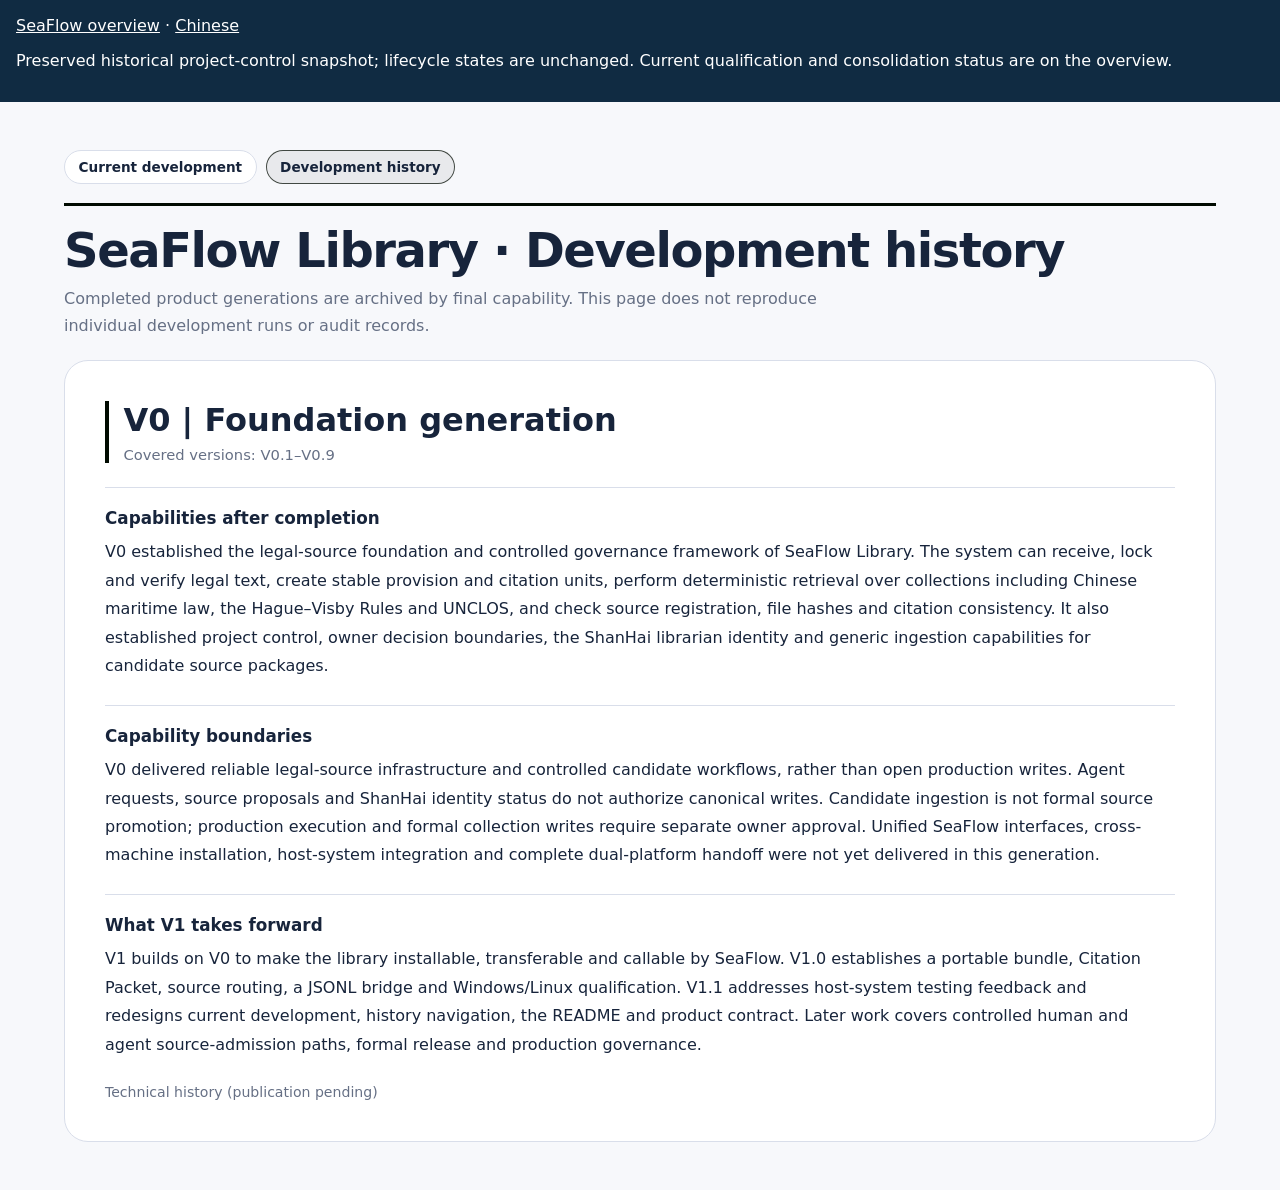
<file: history.en.html>
<!doctype html>
<html lang="en">
<head>
  <meta charset="utf-8">
  <meta name="viewport" content="width=device-width, initial-scale=1">
  <meta http-equiv="Content-Security-Policy" content="default-src &#x27;none&#x27;; connect-src &#x27;none&#x27;; script-src &#x27;unsafe-inline&#x27;; style-src &#x27;unsafe-inline&#x27;; img-src data:; font-src &#x27;none&#x27;; base-uri &#x27;none&#x27;; form-action &#x27;none&#x27;">
  <title>SeaFlow Library · Development history</title>
  <style>
    :root { color-scheme: light dark; font-family: ui-sans-serif, system-ui, -apple-system, BlinkMacSystemFont, "Segoe UI", sans-serif; --ink: #17243b; --muted: #667085; --line: #d9deea; --paper: #f7f8fb; --panel: #ffffff; --focus: #1f77d0; }
    * { box-sizing: border-box; }
    body { margin: 0; min-inline-size: 0; background: var(--paper); color: var(--ink); }
    .page-shell { max-inline-size: 76rem; margin-inline: auto; padding: clamp(1rem, 4vw, 3rem) clamp(1rem, 4vw, 2rem); }
    .generation-nav { display: flex; flex-wrap: wrap; gap: 0.55rem; margin-block-end: 1.2rem; }
    .generation-nav a { border: 0.08rem solid var(--line); border-radius: 50rem; padding: 0.5rem 0.85rem; color: inherit; background: var(--panel); font-size: 0.85rem; font-weight: 760; text-decoration: none; }
    .generation-nav a:hover { border-color: var(--generation-color); background: var(--generation-soft); }
    .generation-nav a[aria-current="page"] { border-color: var(--generation-border); background: var(--generation-soft); }
    .generation-nav a:focus-visible, a:focus-visible { outline: 0.2rem solid var(--focus); outline-offset: 0.18rem; }
    .history-header { border-block-start: 0.2rem solid var(--generation-color); padding-block: 1rem 1.3rem; }
    .history-header p { margin: 0.5rem 0 0; max-inline-size: 48rem; color: var(--muted); line-height: 1.65; }
    h1 { margin: 0; font-size: clamp(1.8rem, 5vw, 3rem); letter-spacing: -0.03em; }
    .generation-card { border: 0.08rem solid var(--line); border-radius: 24px; padding: clamp(1.25rem, 4vw, 2.5rem); background: var(--panel); overflow-wrap: anywhere; }
    .generation-card-header { border-inline-start: 0.28rem solid var(--generation-color); padding-inline-start: 0.9rem; }
    .generation-card h2 { margin: 0; font-size: clamp(1.35rem, 3vw, 2rem); }
    .covered-range { margin: 0.45rem 0 0; color: var(--muted); font-size: 0.92rem; }
    .generation-section { margin-block-start: 1.5rem; padding-block-start: 1.25rem; border-block-start: 0.08rem solid var(--line); }
    .generation-section h3 { margin: 0; font-size: 1.05rem; }
    .generation-section p { margin: 0.65rem 0 0; max-inline-size: 66rem; line-height: 1.78; }
    .technical-history { display: inline-flex; margin-block-start: 1.55rem; color: var(--muted); font-size: 0.88rem; text-decoration: none; }
    .technical-history:not([aria-disabled="true"]):hover { color: var(--generation-color); text-decoration: underline; }
    @media (prefers-color-scheme: dark) { :root { --ink: #e7edf7; --muted: #afbacb; --line: #394454; --paper: #111826; --panel: #192332; } }
    @media (max-width: 36rem) { .page-shell { padding-inline: 1rem; } .generation-card { padding: 1.2rem; } }
  </style>
<link rel="stylesheet" href="fonts.css"><style>.major-expand{position:relative;z-index:2;flex-shrink:0}.record-trigger{min-width:0}</style>
</head>
<body><nav aria-label="Project navigation" style="padding:1rem;background:#102b42;color:#fff"><a style="color:#fff" href="en.html">SeaFlow overview</a> · <a style="color:#fff" href="history.html" hreflang="zh-CN">Chinese</a><p>Preserved historical project-control snapshot; lifecycle states are unchanged. Current qualification and consolidation status are on the overview.</p></nav>
  <main class="page-shell" data-generation-history-ui data-generator-version="1.6.0" style="--generation-color:rgb(0, 10, 0);--generation-soft:rgba(0, 10, 0, 0.06);--generation-border:rgba(0, 10, 0, 0.72)">
    <nav class="generation-nav" aria-label="Development generation navigation">
      <a href="project-control.en.html" data-current-development-link>Current development</a>
      <a href="history.en.html" aria-current="page">Development history</a>
    </nav>
    <header class="history-header">
      <h1>SeaFlow Library · Development history</h1>
      <p>Completed product generations are archived by final capability. This page does not reproduce individual development runs or audit records.</p>
    </header>
    <article class="generation-card" data-generation-id="V0"><header class="generation-card-header"><h2>V0 | Foundation generation</h2><p class="covered-range">Covered versions: V0.1–V0.9</p></header><section class="generation-section"><h3>Capabilities after completion</h3><p>V0 established the legal-source foundation and controlled governance framework of SeaFlow Library. The system can receive, lock and verify legal text, create stable provision and citation units, perform deterministic retrieval over collections including Chinese maritime law, the Hague–Visby Rules and UNCLOS, and check source registration, file hashes and citation consistency. It also established project control, owner decision boundaries, the ShanHai librarian identity and generic ingestion capabilities for candidate source packages.</p></section>
<section class="generation-section"><h3>Capability boundaries</h3><p>V0 delivered reliable legal-source infrastructure and controlled candidate workflows, rather than open production writes. Agent requests, source proposals and ShanHai identity status do not authorize canonical writes. Candidate ingestion is not formal source promotion; production execution and formal collection writes require separate owner approval. Unified SeaFlow interfaces, cross-machine installation, host-system integration and complete dual-platform handoff were not yet delivered in this generation.</p></section>
<section class="generation-section"><h3>What V1 takes forward</h3><p>V1 builds on V0 to make the library installable, transferable and callable by SeaFlow. V1.0 establishes a portable bundle, Citation Packet, source routing, a JSONL bridge and Windows/Linux qualification. V1.1 addresses host-system testing feedback and redesigns current development, history navigation, the README and product contract. Later work covers controlled human and agent source-admission paths, formal release and production governance.</p></section><span class="technical-history" aria-disabled="true">Technical history (publication pending)</span></article>
    <script type="application/json" id="generation-history-data">{"generations":[{"capabilities_after_completion":"V0 完成了 SeaFlow Library 的基础法源工程和受控治理骨架。系统已经能够接收、锁定并验证法律文本，生成稳定的条款与引用单元，对中国海商法、Hague–Visby Rules、UNCLOS 等馆藏执行确定性检索，并验证法源登记、文件哈希和引用结果的一致性。该代际还建立了项目控制机制、Owner 决策边界、Shan_Hai 图书馆管理员身份，以及能够生成候选法源包的通用摄取 Skill。","covered_version_range":"V0.1–V0.9","display_name":"基础建设代际","final_boundaries":"V0 最终形成的是可靠的法源基础设施和受控候选流程，而不是开放的生产写入系统。Agent 请求、法源提案和 Shan_Hai 的身份状态均不构成 canonical 写入授权；候选摄取不等于正式法源提升，生产执行和正式馆藏写入仍须由 Owner 单独批准。该代际尚未完成统一的 SeaFlow 产品接口、跨机器安装、主楼联通和完整的双平台移交。","generation_color":"rgb(0, 10, 0)","generation_color_border":"rgba(0, 10, 0, 0.72)","generation_color_soft":"rgba(0, 10, 0, 0.06)","generation_id":"V0","generation_index":0,"successor_direction":"V1 在 V0 基础上把图书馆转化为可安装、可移交并可由 SeaFlow 调用的完整产品。V1.0 建立 portable bundle、Citation Packet、source routing、JSONL bridge 和 Windows/Linux 双平台资格验证；V1.1 根据主楼测试修复和优化真实使用结果，并重构当前开发页面、历史入口、README 与产品合同。后续版本将完善 Human 与 Agent 两条受控法源入馆通路，并推进正式发布和生产治理。","technical_history_link":null}]}</script>
    <script>
      (function () {
        const currentLink = document.querySelector('[data-current-development-link]');
        const path = decodeURIComponent(window.location.pathname).replace(/\\/g, '/');
        if (currentLink && /\/docs\/project_control\/ui\/history\.html$/i.test(path)) {
          currentLink.href = 'index.html';
        }
      }());
    </script>
  </main>
<script>(function(){const pairs=Object.entries({"JavaScript 已禁用：默认日视图和规范升序仍可阅读；详情功能不可用。":"Scripts are disabled. The default daily view and canonical ascending order remain readable; details are unavailable.","SeaFlow Library · 当前开发":"SeaFlow Library · Current development","SeaFlow Library · 历史开发":"SeaFlow Library · Development history","SeaFlow 项目首页":"SeaFlow overview","海流项目首页":"SeaFlow overview","海流资料库":"SeaFlow Library","▨ 已终止（未完成）":"▨ Terminated (incomplete)","◆ 候选完成（待正式门禁 / 未发布）":"◆ Candidate complete (formal gates pending / unreleased)","● 正式完成":"● Formally complete","◆ 休息":"◆ Rest","不提供编辑或发布操作":"No editing or publishing controls","主要工作":"Work summary","以正式公开快照为准":"Use the formal public snapshot","候选完成":"Candidate complete","关闭详情":"Close details","升序":"Ascending","降序":"Descending","历史开发":"Development history","历史沿革":"History","反馈稳定化、跨平台修复与项目界面重构":"Feedback stabilization, cross-platform fixes and project interface redesign","只读审查":"Read-only review","周视图":"Weekly view","日视图":"Daily view","固定工作日边界":"Fixed workday boundary","固定治理时区":"Fixed governance timezone","外部反馈接收":"External feedback intake","工作日切换":"Workday rollover","当前开发代际":"Current development generation","当前开发":"Current development","当前进程":"Current process","数据使用":"Data use","数据校验失败，当前显示上一有效快照":"Validation failed; showing the previous valid snapshot","无法显示该版本详情：公开详情索引缺失。":"Version details unavailable: public detail index missing.","日期待定":"Date not set","时间基准":"Time basis","未开始":"Not started","本地候选":"Local candidate","检索与返回结果优化":"Retrieval and result optimization","正式发布或验证证据":"Formal release or validation evidence","正式状态基线":"Formal status baseline","母级版本详情":"Parent version details","版本 / 阶段":"Version / stage","版本与阶段甘特视图":"Version and stage Gantt view","离线只读项目审查视图；主甘特图仅投影当前 V1.x 代际。已结束的 V0 基础建设代际请在历史开发页查看。":"Offline read-only project review. The main Gantt view covers the current V1.x generation. See history for the completed V0 foundation generation.","第三工作周":"Work week 3","第四工作周":"Work week 4","能力边界与使用说明":"Capability boundaries and usage","自 2026-07-27 开始 · 待开始":"From 2026-07-27 · Not started","规划依据":"Planning basis","跨平台与结果稳定化":"Cross-platform and result stabilization","进行中":"In progress","选择一个母级版本查看其公开介绍。":"Select a parent version to view its public introduction.","集成验收":"Integration acceptance","项目界面与产品合同":"Project interface and product contract","首个完整可测试版本":"First complete testable version","默认按规范升序显示；母级名称打开详情，独立箭头仅展开或收起子阶段。":"Canonical ascending order is the default. Select a parent name for details; separate arrows expand or collapse substages.","完成后能做什么":"Capabilities after completion","能力边界是什么":"Capability boundaries","后续由 V1 承接什么":"What V1 takes forward","已结束的产品代际按最终能力归档；本页不复述小版本开发流水或审计材料。":"Completed product generations are archived by final capability. This page does not reproduce individual development runs or audit records.","查看技术历史（待公开）":"Technical history (publication pending)","覆盖版本：":"Covered versions: ","基础建设代际":"Foundation generation","展开 ":"Expand ","收起 ":"Collapse "," 子阶段":" substages"," 的公开详情。":" public details.","未找到 ":"Not found: ","状态：":"Status: ","日期：":"Date: ","；":"; ","｜":" | ","Owner 于 2026-08-02 人工核验 V1.1 qualification only 的完整 head SHA、Windows/Ubuntu success 与两份 artifacts，并以最高权限授权 WP6A-WP6D。资格结论绑定 f9eef871；未记录的 Run 或 artifact 标识不会被推断。":"On 2026-08-02 the owner manually verified the full V1.1 qualification-only head SHA, Windows/Ubuntu success and two artifacts, then authorized WP6A–WP6D. Qualification is bound to f9eef871; unrecorded run or artifact identifiers are not inferred.","V0 完成了 SeaFlow Library 的基础法源工程和受控治理骨架。系统已经能够接收、锁定并验证法律文本，生成稳定的条款与引用单元，对中国海商法、Hague–Visby Rules、UNCLOS 等馆藏执行确定性检索，并验证法源登记、文件哈希和引用结果的一致性。该代际还建立了项目控制机制、Owner 决策边界、Shan_Hai 图书馆管理员身份，以及能够生成候选法源包的通用摄取 Skill。":"V0 established the legal-source foundation and controlled governance framework of SeaFlow Library. The system can receive, lock and verify legal text, create stable provision and citation units, perform deterministic retrieval over collections including Chinese maritime law, the Hague–Visby Rules and UNCLOS, and check source registration, file hashes and citation consistency. It also established project control, owner decision boundaries, the ShanHai librarian identity and generic ingestion capabilities for candidate source packages.","V0 最终形成的是可靠的法源基础设施和受控候选流程，而不是开放的生产写入系统。Agent 请求、法源提案和 Shan_Hai 的身份状态均不构成 canonical 写入授权；候选摄取不等于正式法源提升，生产执行和正式馆藏写入仍须由 Owner 单独批准。该代际尚未完成统一的 SeaFlow 产品接口、跨机器安装、主楼联通和完整的双平台移交。":"V0 delivered reliable legal-source infrastructure and controlled candidate workflows, rather than open production writes. Agent requests, source proposals and ShanHai identity status do not authorize canonical writes. Candidate ingestion is not formal source promotion; production execution and formal collection writes require separate owner approval. Unified SeaFlow interfaces, cross-machine installation, host-system integration and complete dual-platform handoff were not yet delivered in this generation.","V1 在 V0 基础上把图书馆转化为可安装、可移交并可由 SeaFlow 调用的完整产品。V1.0 建立 portable bundle、Citation Packet、source routing、JSONL bridge 和 Windows/Linux 双平台资格验证；V1.1 根据主楼测试修复和优化真实使用结果，并重构当前开发页面、历史入口、README 与产品合同。后续版本将完善 Human 与 Agent 两条受控法源入馆通路，并推进正式发布和生产治理。":"V1 builds on V0 to make the library installable, transferable and callable by SeaFlow. V1.0 establishes a portable bundle, Citation Packet, source routing, a JSONL bridge and Windows/Linux qualification. V1.1 addresses host-system testing feedback and redesigns current development, history navigation, the README and product contract. Later work covers controlled human and agent source-admission paths, formal release and production governance.","V1.0 integrated portable candidate 已 implemented locally 并 validated locally：SeaFlow JSONL bridge 接收 legal retrieval request，经 source routing 产生 Citation Packet；unknown-source 路径生成 ingestion request；Hamburg probationary candidate 保持隔离，并完成 Windows/Linux portable qualification。":"The V1.0 integrated portable candidate was implemented and validated locally. The SeaFlow JSONL bridge accepts legal retrieval requests and routes sources to Citation Packets; unknown sources produce ingestion requests. The Hamburg probationary candidate remains isolated, with Windows/Linux portable qualification completed.","V1.1 候选已经完成反馈稳定化、检索与 Citation Packet 对齐、跨平台修复以及 Windows/Ubuntu 远程资格。受控灰度包已绑定 qualified runtime f9eef871，主楼灰度测试已授权并等待可审计通知。":"The V1.1 candidate completed feedback stabilization, retrieval/Citation Packet alignment, cross-platform fixes and Windows/Ubuntu remote qualification. The controlled rollout package is bound to qualified runtime f9eef871; host-system testing is authorized and awaits auditable notification.","候选启动 2026-07-31；保留的日视图仍为 2026-07-24 至 2026-07-26":"Candidate started 2026-07-31; the retained daily view still covers 2026-07-24 to 2026-07-26.","本地集成候选已经完成双平台资格验证；GitHub-hosted CI、正式合并、阶段标签、V1.0 标签和公开发布仍 pending，不得把本地候选表述为 production release。":"The local integrated candidate completed dual-platform qualification. GitHub-hosted CI, formal merge, stage tags, the V1.0 tag and public release remain pending. A local candidate must not be described as a production release.","本记录只是 candidate checkpoint。canonical write 仍被阻断，production_execution_allowed = false，canonical_write_authorized = false；formal main state、正式 PR/tag、production release、公开网站同步及 GitHub required checks 均待恢复或完成。":"This record is only a candidate checkpoint. Canonical writes remain blocked; production_execution_allowed=false and canonical_write_authorized=false. Formal main state, PRs/tags, production release, public-site synchronization and required GitHub checks remain pending restoration or completion.","本记录是 remotely qualified feedback-stabilization candidate。正式 main 状态仍为 not_started；production_execution_allowed = false，canonical_write_authorized = false，Hamburg 仍为 probationary source candidate。灰度授权不代表 production release。":"This is a remotely qualified feedback-stabilization candidate. Formal main lifecycle remains not_started; production_execution_allowed=false and canonical_write_authorized=false. Hamburg remains a probationary source candidate. Controlled rollout authorization is not production release.","可横向滚动的项目时间轴":"Horizontally scrollable project timeline","开发代际导航":"Development generation navigation","当前项目状态摘要":"Current project status summary","时间视图":"Time view","版本与阶段层级":"Version and stage hierarchy","状态图例":"Status legend","甘特视图控制":"Gantt controls","路线图顺序":"Roadmap order"}).sort((a,b)=>b[0].length-a[0].length);function tr(s){for(const [a,b]of pairs)s=s.split(a).join(b);return s;}function apply(){const walk=document.createTreeWalker(document.body,NodeFilter.SHOW_TEXT);while(walk.nextNode()){const n=walk.currentNode;if(n.parentElement.closest('script,style'))continue;const value=tr(n.nodeValue);if(value!==n.nodeValue)n.nodeValue=value;}for(const e of document.body.querySelectorAll('[aria-label],[title]'))for(const a of ['aria-label','title']){if(e.hasAttribute(a)){const old=e.getAttribute(a),value=tr(old);if(old!==value)e.setAttribute(a,value);}}}const observer=new MutationObserver(()=>{observer.disconnect();apply();observer.observe(document.body,{subtree:true,childList:true,characterData:true,attributes:true,attributeFilter:['aria-label','title']});});apply();observer.observe(document.body,{subtree:true,childList:true,characterData:true,attributes:true,attributeFilter:['aria-label','title']});}());</script>
</body>
</html>
</file>
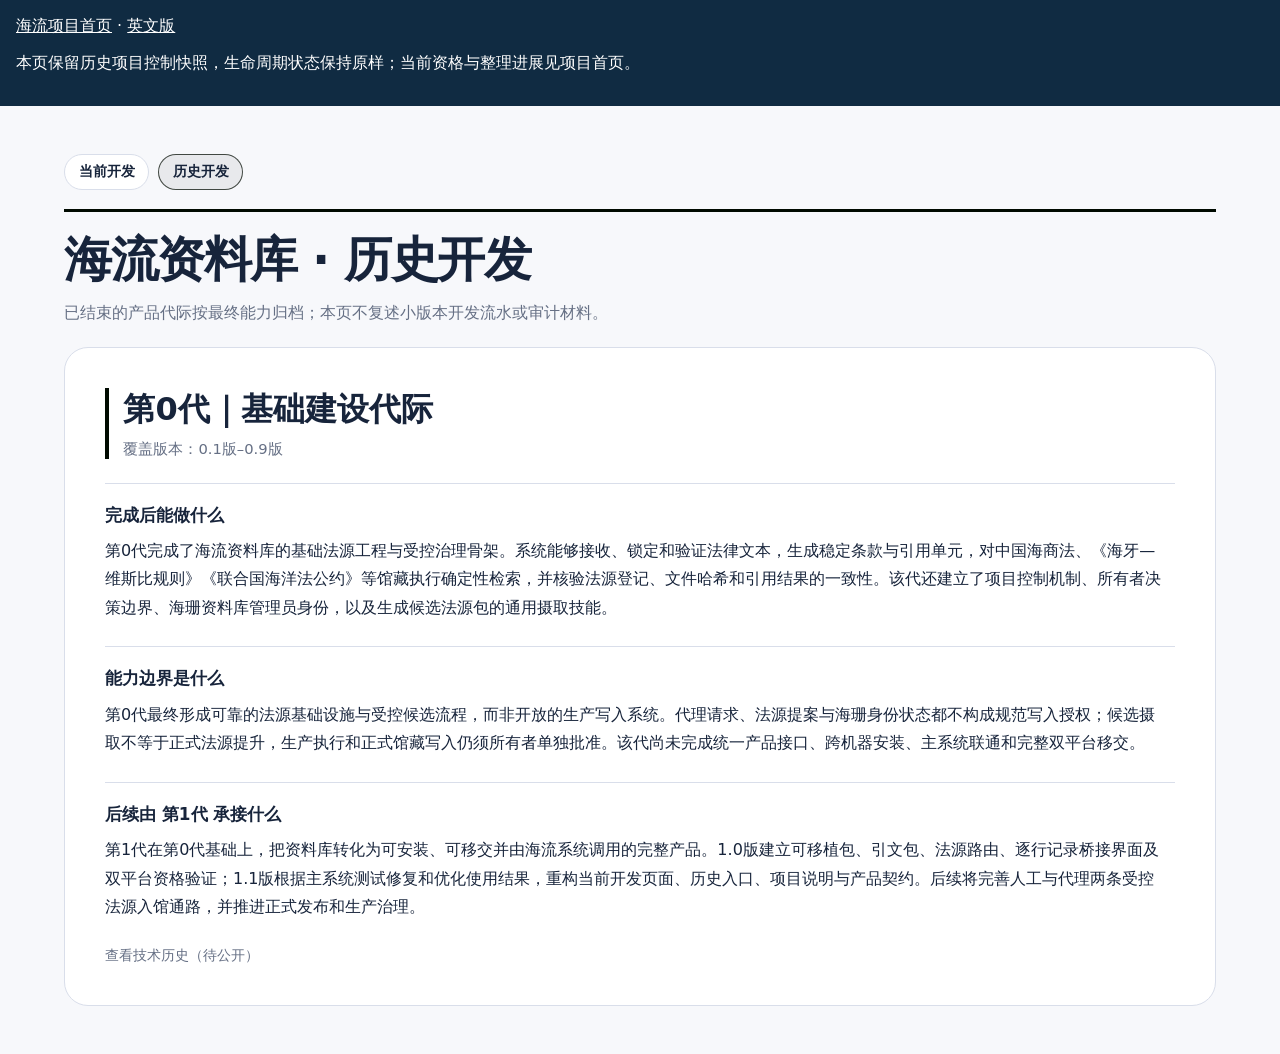
<file: history.html>
<!doctype html>
<html lang="zh-CN">
<head>
  <meta charset="utf-8">
  <meta name="viewport" content="width=device-width, initial-scale=1">
  <meta http-equiv="Content-Security-Policy" content="default-src &#x27;none&#x27;; connect-src &#x27;none&#x27;; script-src &#x27;unsafe-inline&#x27;; style-src &#x27;unsafe-inline&#x27;; img-src data:; font-src &#x27;none&#x27;; base-uri &#x27;none&#x27;; form-action &#x27;none&#x27;">
  <title>海流资料库 · 历史开发</title>
  <style>
    :root { color-scheme: light dark; font-family: ui-sans-serif, system-ui, -apple-system, BlinkMacSystemFont, "Segoe UI", sans-serif; --ink: #17243b; --muted: #667085; --line: #d9deea; --paper: #f7f8fb; --panel: #ffffff; --focus: #1f77d0; }
    * { box-sizing: border-box; }
    body { margin: 0; min-inline-size: 0; background: var(--paper); color: var(--ink); }
    .page-shell { max-inline-size: 76rem; margin-inline: auto; padding: clamp(1rem, 4vw, 3rem) clamp(1rem, 4vw, 2rem); }
    .generation-nav { display: flex; flex-wrap: wrap; gap: 0.55rem; margin-block-end: 1.2rem; }
    .generation-nav a { border: 0.08rem solid var(--line); border-radius: 50rem; padding: 0.5rem 0.85rem; color: inherit; background: var(--panel); font-size: 0.85rem; font-weight: 760; text-decoration: none; }
    .generation-nav a:hover { border-color: var(--generation-color); background: var(--generation-soft); }
    .generation-nav a[aria-current="page"] { border-color: var(--generation-border); background: var(--generation-soft); }
    .generation-nav a:focus-visible, a:focus-visible { outline: 0.2rem solid var(--focus); outline-offset: 0.18rem; }
    .history-header { border-block-start: 0.2rem solid var(--generation-color); padding-block: 1rem 1.3rem; }
    .history-header p { margin: 0.5rem 0 0; max-inline-size: 48rem; color: var(--muted); line-height: 1.65; }
    h1 { margin: 0; font-size: clamp(1.8rem, 5vw, 3rem); letter-spacing: -0.03em; }
    .generation-card { border: 0.08rem solid var(--line); border-radius: 24px; padding: clamp(1.25rem, 4vw, 2.5rem); background: var(--panel); overflow-wrap: anywhere; }
    .generation-card-header { border-inline-start: 0.28rem solid var(--generation-color); padding-inline-start: 0.9rem; }
    .generation-card h2 { margin: 0; font-size: clamp(1.35rem, 3vw, 2rem); }
    .covered-range { margin: 0.45rem 0 0; color: var(--muted); font-size: 0.92rem; }
    .generation-section { margin-block-start: 1.5rem; padding-block-start: 1.25rem; border-block-start: 0.08rem solid var(--line); }
    .generation-section h3 { margin: 0; font-size: 1.05rem; }
    .generation-section p { margin: 0.65rem 0 0; max-inline-size: 66rem; line-height: 1.78; }
    .technical-history { display: inline-flex; margin-block-start: 1.55rem; color: var(--muted); font-size: 0.88rem; text-decoration: none; }
    .technical-history:not([aria-disabled="true"]):hover { color: var(--generation-color); text-decoration: underline; }
    @media (prefers-color-scheme: dark) { :root { --ink: #e7edf7; --muted: #afbacb; --line: #394454; --paper: #111826; --panel: #192332; } }
    @media (max-width: 36rem) { .page-shell { padding-inline: 1rem; } .generation-card { padding: 1.2rem; } }
  </style>
<link rel="stylesheet" href="fonts.css"><style>.major-expand{position:relative;z-index:2;flex-shrink:0}.record-trigger{min-width:0}</style>
</head>
<body><nav aria-label="项目导航" style="padding:1rem;background:#102b42;color:#fff"><a style="color:#fff" href="index.html">海流项目首页</a> · <a style="color:#fff" href="history.en.html" hreflang="en">英文版</a><p>本页保留历史项目控制快照，生命周期状态保持原样；当前资格与整理进展见项目首页。</p></nav>
  <main class="page-shell" data-generation-history-ui data-generator-version="1.6.0" style="--generation-color:rgb(0, 10, 0);--generation-soft:rgba(0, 10, 0, 0.06);--generation-border:rgba(0, 10, 0, 0.72)">
    <nav class="generation-nav" aria-label="开发代际导航">
      <a href="project-control.html" data-current-development-link>当前开发</a>
      <a href="history.html" aria-current="page">历史开发</a>
    </nav>
    <header class="history-header">
      <h1>海流资料库 · 历史开发</h1>
      <p>已结束的产品代际按最终能力归档；本页不复述小版本开发流水或审计材料。</p>
    </header>
    <article class="generation-card" data-generation-id="V0"><header class="generation-card-header"><h2>第0代｜基础建设代际</h2><p class="covered-range">覆盖版本：0.1版–0.9版</p></header><section class="generation-section"><h3>完成后能做什么</h3><p>第0代完成了海流资料库的基础法源工程与受控治理骨架。系统能够接收、锁定和验证法律文本，生成稳定条款与引用单元，对中国海商法、《海牙—维斯比规则》《联合国海洋法公约》等馆藏执行确定性检索，并核验法源登记、文件哈希和引用结果的一致性。该代还建立了项目控制机制、所有者决策边界、海珊资料库管理员身份，以及生成候选法源包的通用摄取技能。</p></section>
<section class="generation-section"><h3>能力边界是什么</h3><p>第0代最终形成可靠的法源基础设施与受控候选流程，而非开放的生产写入系统。代理请求、法源提案与海珊身份状态都不构成规范写入授权；候选摄取不等于正式法源提升，生产执行和正式馆藏写入仍须所有者单独批准。该代尚未完成统一产品接口、跨机器安装、主系统联通和完整双平台移交。</p></section>
<section class="generation-section"><h3>后续由 第1代 承接什么</h3><p>第1代在第0代基础上，把资料库转化为可安装、可移交并由海流系统调用的完整产品。1.0版建立可移植包、引文包、法源路由、逐行记录桥接界面及双平台资格验证；1.1版根据主系统测试修复和优化使用结果，重构当前开发页面、历史入口、项目说明与产品契约。后续将完善人工与代理两条受控法源入馆通路，并推进正式发布和生产治理。</p></section><span class="technical-history" aria-disabled="true">查看技术历史（待公开）</span></article>
    <script type="application/json" id="generation-history-data">{"generations":[{"capabilities_after_completion":"V0 完成了 SeaFlow Library 的基础法源工程和受控治理骨架。系统已经能够接收、锁定并验证法律文本，生成稳定的条款与引用单元，对中国海商法、Hague–Visby Rules、UNCLOS 等馆藏执行确定性检索，并验证法源登记、文件哈希和引用结果的一致性。该代际还建立了项目控制机制、Owner 决策边界、Shan_Hai 图书馆管理员身份，以及能够生成候选法源包的通用摄取 Skill。","covered_version_range":"V0.1–V0.9","display_name":"基础建设代际","final_boundaries":"V0 最终形成的是可靠的法源基础设施和受控候选流程，而不是开放的生产写入系统。Agent 请求、法源提案和 Shan_Hai 的身份状态均不构成 canonical 写入授权；候选摄取不等于正式法源提升，生产执行和正式馆藏写入仍须由 Owner 单独批准。该代际尚未完成统一的 SeaFlow 产品接口、跨机器安装、主楼联通和完整的双平台移交。","generation_color":"rgb(0, 10, 0)","generation_color_border":"rgba(0, 10, 0, 0.72)","generation_color_soft":"rgba(0, 10, 0, 0.06)","generation_id":"V0","generation_index":0,"successor_direction":"V1 在 V0 基础上把图书馆转化为可安装、可移交并可由 SeaFlow 调用的完整产品。V1.0 建立 portable bundle、Citation Packet、source routing、JSONL bridge 和 Windows/Linux 双平台资格验证；V1.1 根据主楼测试修复和优化真实使用结果，并重构当前开发页面、历史入口、README 与产品合同。后续版本将完善 Human 与 Agent 两条受控法源入馆通路，并推进正式发布和生产治理。","technical_history_link":null}]}</script>
    <script>
      (function () {
        const currentLink = document.querySelector('[data-current-development-link]');
        const path = decodeURIComponent(window.location.pathname).replace(/\\/g, '/');
        if (currentLink && /\/docs\/project_control\/ui\/history\.html$/i.test(path)) {
          currentLink.href = 'index.html';
        }
      }());
    </script>
  </main>
<script>(function(){const pairs=Object.entries({"Owner 于 2026-08-02 人工核验 V1.1 qualification only 的完整 head SHA、Windows/Ubuntu success 与两份 artifacts，并以最高权限授权 WP6A-WP6D。资格结论绑定 f9eef871；未记录的 Run 或 artifact 标识不会被推断。":"所有者于2026年8月2日人工核验了1.1版仅限资格验证的完整提交标识、双平台通过状态与两份产物，并授权第六工作包甲至丁阶段。资格结论绑定已核验的运行时；未记录的运行或产物标识不作推断。","V0 完成了 SeaFlow Library 的基础法源工程和受控治理骨架。系统已经能够接收、锁定并验证法律文本，生成稳定的条款与引用单元，对中国海商法、Hague–Visby Rules、UNCLOS 等馆藏执行确定性检索，并验证法源登记、文件哈希和引用结果的一致性。该代际还建立了项目控制机制、Owner 决策边界、Shan_Hai 图书馆管理员身份，以及能够生成候选法源包的通用摄取 Skill。":"第0代完成了海流资料库的基础法源工程与受控治理骨架。系统能够接收、锁定和验证法律文本，生成稳定条款与引用单元，对中国海商法、《海牙—维斯比规则》《联合国海洋法公约》等馆藏执行确定性检索，并核验法源登记、文件哈希和引用结果的一致性。该代还建立了项目控制机制、所有者决策边界、海珊资料库管理员身份，以及生成候选法源包的通用摄取技能。","V0 最终形成的是可靠的法源基础设施和受控候选流程，而不是开放的生产写入系统。Agent 请求、法源提案和 Shan_Hai 的身份状态均不构成 canonical 写入授权；候选摄取不等于正式法源提升，生产执行和正式馆藏写入仍须由 Owner 单独批准。该代际尚未完成统一的 SeaFlow 产品接口、跨机器安装、主楼联通和完整的双平台移交。":"第0代最终形成可靠的法源基础设施与受控候选流程，而非开放的生产写入系统。代理请求、法源提案与海珊身份状态都不构成规范写入授权；候选摄取不等于正式法源提升，生产执行和正式馆藏写入仍须所有者单独批准。该代尚未完成统一产品接口、跨机器安装、主系统联通和完整双平台移交。","V1 在 V0 基础上把图书馆转化为可安装、可移交并可由 SeaFlow 调用的完整产品。V1.0 建立 portable bundle、Citation Packet、source routing、JSONL bridge 和 Windows/Linux 双平台资格验证；V1.1 根据主楼测试修复和优化真实使用结果，并重构当前开发页面、历史入口、README 与产品合同。后续版本将完善 Human 与 Agent 两条受控法源入馆通路，并推进正式发布和生产治理。":"第1代在第0代基础上，把资料库转化为可安装、可移交并由海流系统调用的完整产品。1.0版建立可移植包、引文包、法源路由、逐行记录桥接界面及双平台资格验证；1.1版根据主系统测试修复和优化使用结果，重构当前开发页面、历史入口、项目说明与产品契约。后续将完善人工与代理两条受控法源入馆通路，并推进正式发布和生产治理。","V1.0 integrated portable candidate 已 implemented locally 并 validated locally：SeaFlow JSONL bridge 接收 legal retrieval request，经 source routing 产生 Citation Packet；unknown-source 路径生成 ingestion request；Hamburg probationary candidate 保持隔离，并完成 Windows/Linux portable qualification。":"1.0版可移植集成候选已在本地实现并验证：海流逐行记录桥接界面接收法律检索请求，通过法源路由生成引文包；未知法源路径生成摄取请求。《汉堡规则》试用候选保持隔离，双平台可移植资格验证已完成。","V1.1 候选已经完成反馈稳定化、检索与 Citation Packet 对齐、跨平台修复以及 Windows/Ubuntu 远程资格。受控灰度包已绑定 qualified runtime f9eef871，主楼灰度测试已授权并等待可审计通知。":"1.1版候选已完成反馈稳定化、检索与引文包对齐、跨平台修复及双平台远程资格验证。受控灰度包绑定已核验的运行时，主系统灰度测试已获授权，等待可审计通知。","候选启动 2026-07-31；保留的日视图仍为 2026-07-24 至 2026-07-26":"候选于2026年7月31日启动；保留的日视图仍覆盖2026年7月24日至26日。","本地集成候选已经完成双平台资格验证；GitHub-hosted CI、正式合并、阶段标签、V1.0 标签和公开发布仍 pending，不得把本地候选表述为 production release。":"本地集成候选已完成双平台资格验证；平台托管的持续集成、正式合并、阶段标签、1.0版标签及公开发布仍待完成，不得把本地候选表述为生产发布。","本记录只是 candidate checkpoint。canonical write 仍被阻断，production_execution_allowed = false，canonical_write_authorized = false；formal main state、正式 PR/tag、production release、公开网站同步及 GitHub required checks 均待恢复或完成。":"本记录只是候选检查点。规范写入仍受阻，生产执行和规范写入均未获授权；正式主分支状态、合并请求与标签、生产发布、公开站点同步及必需的平台检查仍待恢复或完成。","本记录是 remotely qualified feedback-stabilization candidate。正式 main 状态仍为 not_started；production_execution_allowed = false，canonical_write_authorized = false，Hamburg 仍为 probationary source candidate。灰度授权不代表 production release。":"本记录是已通过远程资格验证的反馈稳定化候选。正式主分支生命周期仍为未开始；生产执行与规范写入均未获授权；《汉堡规则》仍是试用法源候选。灰度授权不代表生产发布。","SeaFlow Library":"海流资料库","SeaFlow":"海流","JavaScript":"脚本","Owner":"所有者","Skill":"技能","Core":"运行核心","Pre-3.6":"3.6版前","English":"英文版","V1.x":"第1代","V0":"第0代","V0.1":"0.1版","V0.2":"0.2版","V0.3":"0.3版","V0.4":"0.4版","V0.5":"0.5版","V0.6":"0.6版","V0.7":"0.7版","V0.8":"0.8版","V0.9":"0.9版","V1.0":"1.0版","V1.1":"1.1版","V1":"第1代","UTC+8":"协调世界时＋8","V1.1-CROSS-PLATFORM-STABILIZATION":"1.1版跨平台稳定化","V1.1-FEEDBACK-INTAKE":"1.1版反馈接收","V1.1-INTEGRATION-ACCEPTANCE":"1.1版集成验收","V1.1-PROJECT-INTERFACE-PRODUCT-CONTRACT":"1.1版界面与产品契约","V1.1-RETRIEVAL-RESULT-OPTIMIZATION":"1.1版检索与结果优化"}).sort((a,b)=>b[0].length-a[0].length);function tr(s){for(const [a,b]of pairs)s=s.split(a).join(b);return s;}function apply(){const walk=document.createTreeWalker(document.body,NodeFilter.SHOW_TEXT);while(walk.nextNode()){const n=walk.currentNode;if(n.parentElement.closest('script,style'))continue;const value=tr(n.nodeValue);if(value!==n.nodeValue)n.nodeValue=value;}for(const e of document.body.querySelectorAll('[aria-label],[title]'))for(const a of ['aria-label','title']){if(e.hasAttribute(a)){const old=e.getAttribute(a),value=tr(old);if(old!==value)e.setAttribute(a,value);}}}const observer=new MutationObserver(()=>{observer.disconnect();apply();observer.observe(document.body,{subtree:true,childList:true,characterData:true,attributes:true,attributeFilter:['aria-label','title']});});apply();observer.observe(document.body,{subtree:true,childList:true,characterData:true,attributes:true,attributeFilter:['aria-label','title']});}());</script>
</body>
</html>
</file>
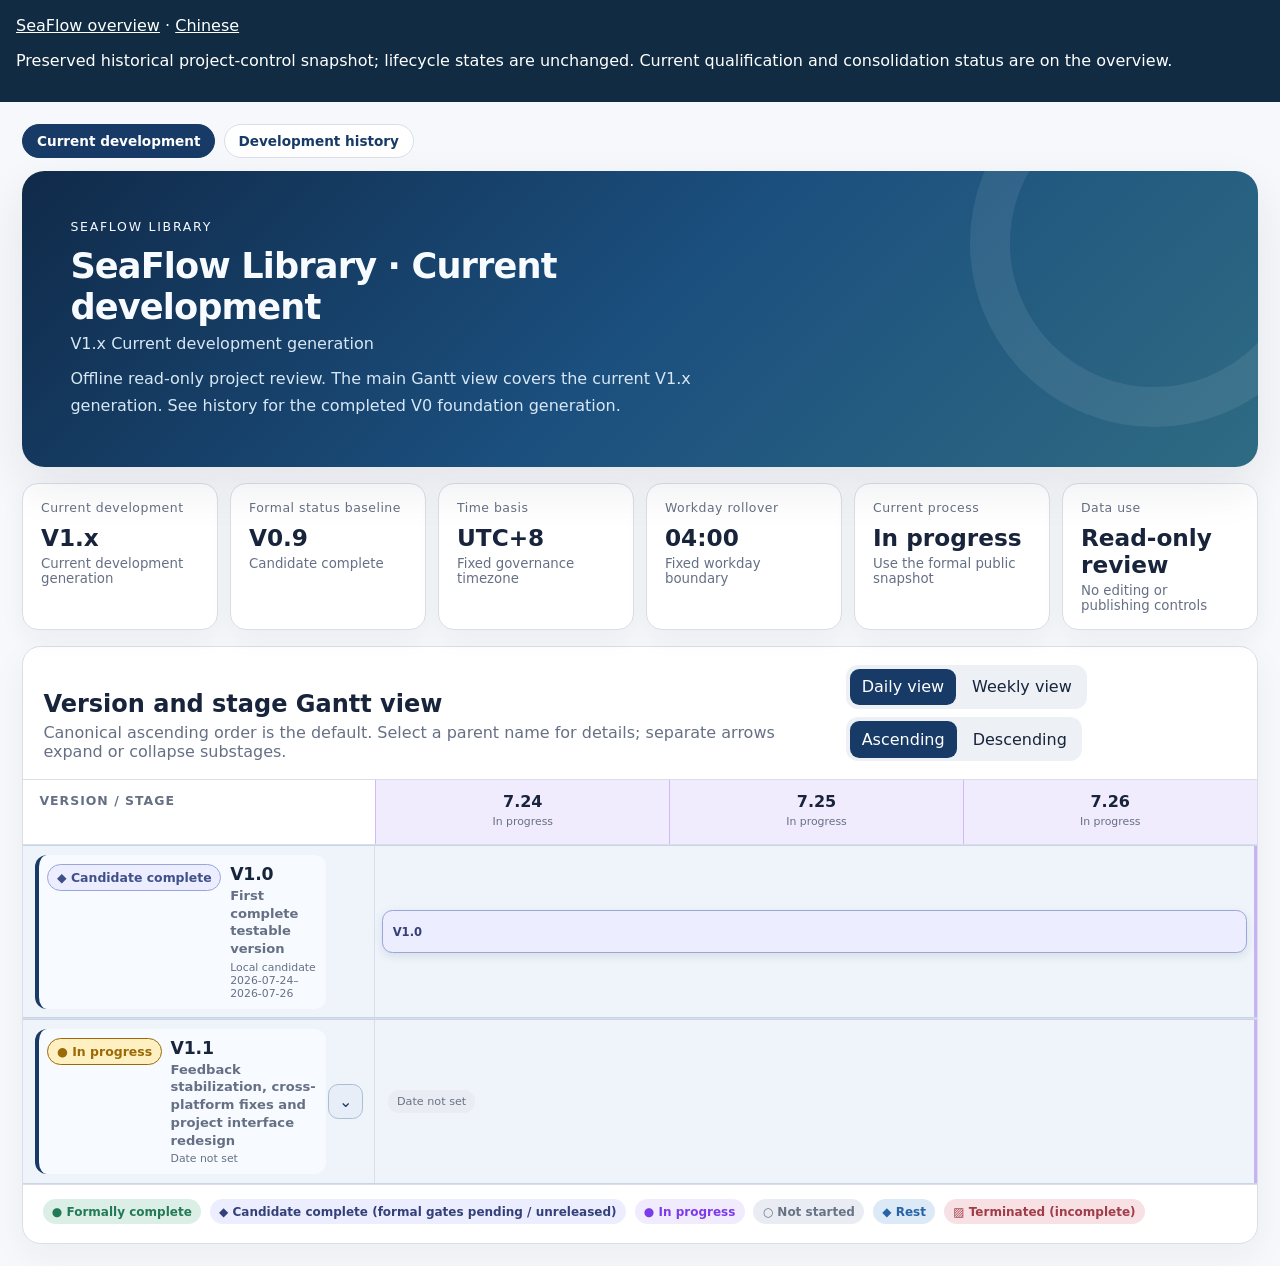
<file: project-control.en.html>
<!doctype html>
<html lang="en">
<head>
  <meta charset="utf-8">
  <meta name="viewport" content="width=device-width, initial-scale=1">
  <meta http-equiv="Content-Security-Policy" content="default-src &#x27;none&#x27;; connect-src &#x27;none&#x27;; script-src &#x27;unsafe-inline&#x27;; style-src &#x27;unsafe-inline&#x27;; img-src data:; font-src &#x27;none&#x27;; base-uri &#x27;none&#x27;; form-action &#x27;none&#x27;">
  <title>SeaFlow Library · Current development</title>
  <style>
    :root {
      color-scheme: light;
      font-family: ui-sans-serif, system-ui, -apple-system, BlinkMacSystemFont, "Segoe UI", sans-serif;
      --ink: #17243b;
      --muted: #667085;
      --line: #d9deea;
      --paper: #f7f8fb;
      --panel: #ffffff;
      --navy: #173b66;
      --navy-hover: #0f3158;
      --navy-active: #0a2544;
      --navy-soft: #e7eef7;
      --green: #237a57;
      --green-soft: #dcefe7;
      --yellow: #9b6a08;
      --yellow-soft: #fff0c2;
      --gray: #687386;
      --gray-soft: #e9edf3;
      --blue: #2764a5;
      --blue-soft: #dceaf8;
      --purple: #7c3aed;
      --purple-soft: rgba(139, 92, 246, 0.12);
      --purple-line: rgba(124, 58, 237, 0.28);
      --red: #a13d49;
      --red-soft: #f7e1e4;
      --shadow: 0 1.2rem 3rem rgba(23, 36, 59, 0.09);
      --cell-min: 4.8rem;
    }
    * { box-sizing: border-box; }
    body { margin: 0; background: var(--paper); color: var(--ink); }
    button { font: inherit; }
    button:focus-visible { outline: 0.2rem solid #1f77d0; outline-offset: 0.18rem; }
    .visually-hidden { position: absolute; inline-size: 1px; block-size: 1px; margin: -1px; padding: 0; overflow: hidden; clip-path: inset(50rem); white-space: nowrap; border: 0; }
    .page-shell { --columns: var(--day-columns); max-inline-size: 96rem; margin-inline: auto; padding: 1.4rem; }
    .generation-nav { display: flex; flex-wrap: wrap; gap: 0.55rem; margin-block-end: 0.8rem; }
    .generation-nav a { border: 0.08rem solid var(--line); border-radius: 50rem; padding: 0.5rem 0.85rem; color: var(--navy); background: var(--panel); font-size: 0.85rem; font-weight: 760; text-decoration: none; }
    .generation-nav a:hover { border-color: var(--navy); background: var(--navy-soft); }
    .generation-nav a[aria-current="page"] { color: #ffffff; border-color: var(--navy); background: var(--navy); }
    .generation-nav a:focus-visible { outline: 0.2rem solid #1f77d0; outline-offset: 0.18rem; }
    .hero {
      position: relative;
      overflow: hidden;
      border-radius: 1.4rem;
      padding: clamp(1.4rem, 4vw, 3rem);
      color: #f7fbff;
      background: linear-gradient(135deg, #102a49, #1b4f7e, #2f6b83);
      box-shadow: var(--shadow);
    }
    .hero::after {
      content: "";
      position: absolute;
      inline-size: 18rem;
      block-size: 18rem;
      border: 2.5rem solid rgba(255, 255, 255, 0.08);
      border-radius: 50rem;
      inset-inline-end: -5rem;
      inset-block-start: -7rem;
    }
    .eyebrow { margin: 0 0 0.75rem; letter-spacing: 0.14em; font-size: 0.78rem; text-transform: uppercase; }
    h1 { margin: 0; max-inline-size: 44rem; font-size: clamp(1.15rem, 3.1vw, 2.2rem); line-height: 1.15; letter-spacing: -0.025em; white-space: normal; }
    .hero-copy { max-inline-size: 44rem; margin: 0.7rem 0 0; color: #d8e7f5; line-height: 1.7; }
    .hero-tagline { margin: 0.45rem 0 0; color: #d8e7f5; font-size: clamp(0.76rem, 1.4vw, 1rem); line-height: 1.2; white-space: nowrap; }
    .snapshot-chip { display: none; }
    .fallback-notice { margin-block-start: 1rem; border: 0.12rem solid #d89a16; border-radius: 0.9rem; padding: 0.9rem 1rem; color: #5f3e00; background: #fff4cf; font-weight: 750; }
    .fallback-notice[hidden] { display: none; }
    .summary-grid { display: grid; grid-template-columns: repeat(auto-fit, minmax(12rem, 1fr)); gap: 0.8rem; margin-block-start: 1rem; }
    .summary-card { min-block-size: 7.3rem; border: 0.08rem solid var(--line); border-radius: 1rem; padding: 1rem 1.1rem; background: var(--panel); box-shadow: 0 0.6rem 1.5rem rgba(23, 36, 59, 0.05); }
    .summary-card span { display: block; color: var(--muted); font-size: 0.78rem; letter-spacing: 0.04em; }
    .summary-card strong { display: block; margin-block-start: 0.55rem; font-size: 1.45rem; }
    .summary-card small { display: block; margin-block-start: 0.3rem; color: var(--muted); }
    .panel { margin-block-start: 1rem; border: 0.08rem solid var(--line); border-radius: 1.15rem; background: var(--panel); box-shadow: 0 0.8rem 2.2rem rgba(23, 36, 59, 0.05); }
    .panel-heading { display: flex; align-items: end; justify-content: space-between; gap: 1rem; padding: 1.15rem 1.25rem; border-block-end: 0.08rem solid var(--line); }
    .panel-heading h2, .panel-heading h3 { margin: 0; }
    .panel-heading p { margin: 0.35rem 0 0; color: var(--muted); }
    .toolbar { display: flex; flex-wrap: wrap; gap: 0.55rem; }
    .control-group { display: inline-flex; gap: 0.25rem; padding: 0.22rem; border-radius: 0.75rem; background: #edf1f6; }
    .toolbar button, .detail-toggle { border: 0; border-radius: 0.58rem; padding: 0.55rem 0.75rem; color: var(--ink); background: transparent; cursor: pointer; }
    .toolbar button[aria-pressed="true"], .detail-toggle[aria-expanded="true"] { color: #ffffff; background: var(--navy); }
    .gantt-scroll { overflow-x: auto; overscroll-behavior-inline: contain; }
    .gantt-canvas { min-inline-size: 74rem; }
    [data-view="weekly"] .gantt-canvas { min-inline-size: 50rem; }
    .gantt-header, .gantt-row { display: grid; grid-template-columns: minmax(18rem, 22rem) minmax(50rem, 1fr); }
    [data-view="weekly"] .gantt-header, [data-view="weekly"] .gantt-row { grid-template-columns: minmax(18rem, 22rem) minmax(26rem, 1fr); }
    .gantt-header { position: sticky; inset-block-start: 0; z-index: 4; background: var(--panel); border-block-end: 0.08rem solid var(--line); }
    .record-heading { padding: 0.8rem 1rem; color: var(--muted); font-size: 0.78rem; font-weight: 750; text-transform: uppercase; letter-spacing: 0.08em; }
    .axis-grid, .timeline-grid { display: grid; grid-template-columns: repeat(var(--columns), minmax(var(--cell-min), 1fr)); }
    .axis-cell { min-block-size: 4rem; padding: 0.7rem 0.45rem; border-inline-start: 0.08rem solid var(--line); text-align: center; }
    .axis-cell strong, .axis-cell small { display: block; }
    .axis-cell small { margin-block-start: 0.25rem; color: var(--muted); font-size: 0.68rem; }
    .axis-cell[data-state="in_progress"] { border-color: var(--purple-line); background: var(--purple-soft); }
    .axis-cell[data-state="rest"] { background: var(--blue-soft); }
    .axis-cell[data-state="not_started"] { border: 0.08rem dashed #9ea7b6; background: transparent; }
    .week-axis-cell, .week-timeline-cell { display: none; }
    [data-view="weekly"] { --columns: var(--week-columns); --cell-min: 12rem; }
    [data-view="weekly"] .day-axis-cell, [data-view="weekly"] .day-timeline-cell { display: none; }
    [data-view="weekly"] .week-axis-cell, [data-view="weekly"] .week-timeline-cell { display: block; }
    .gantt-groups-list, .gantt-substage-list { margin: 0; padding: 0; list-style: none; }
    .gantt-substage-list[hidden] { display: none; }
    .major-expand { display: inline-grid; place-items: center; inline-size: 2.2rem; block-size: 2.2rem; border: 0.08rem solid #a9bdd4; border-radius: 0.65rem; color: var(--navy); background: var(--navy-soft); cursor: pointer; }
    .major-expand-icon { transition: transform 140ms ease; }
    .major-expand[aria-expanded="true"] .major-expand-icon { transform: rotate(180deg); }
    .gantt-group + .gantt-group { border-block-start: 0.08rem solid var(--line); }
    .gantt-row { min-block-size: 5rem; }
    .gantt-row-major { min-block-size: 5.8rem; border-block: 0.08rem solid #c7d5e5; background: #eef4fa; }
    .gantt-row-substage { min-block-size: 3.9rem; background: #fbfcfe; }
    .record-cell { position: sticky; inset-inline-start: 0; z-index: 3; display: grid; grid-template-columns: minmax(0, 1fr) auto; align-items: center; gap: 0.45rem; padding: 0.55rem 0.7rem; border-inline-end: 0.08rem solid var(--line); background: inherit; }
    .record-trigger { position: relative; display: grid; grid-template-columns: auto 1fr; gap: 0.18rem 0.55rem; inline-size: min(18.2rem, calc(100vw - 4.8rem)); border: 0; border-radius: 0.75rem; padding: 0.55rem; text-align: start; color: var(--ink); background: transparent; cursor: default; }
    .record-detail-trigger { cursor: pointer; }
    .record-detail-trigger.record-trigger:hover { background: #edf3fa; }
    .record-trigger-substage:hover { background: #f4f7fb; }
    .record-trigger-major { min-block-size: 4.5rem; align-content: center; border-inline-start: 0.28rem solid var(--navy); background: #f7fbff; }
    .record-trigger-major .status-badge { padding: 0.32rem 0.54rem; border: 0.08rem solid currentColor; font-size: 0.78rem; font-weight: 860; }
    .record-trigger-major .record-id { font-size: 1.08rem; font-weight: 860; }
    .record-trigger-major .record-title { font-size: 0.82rem; font-weight: 680; }
    .record-trigger-substage { min-block-size: 3rem; padding-inline-start: 2rem; }
    .record-trigger-substage::before { content: ""; position: absolute; inset-inline-start: 0.72rem; inset-block: -0.65rem; border-inline-start: 0.12rem solid #9fb3ca; }
    .record-trigger-substage::after { content: ""; position: absolute; inset-inline-start: 0.72rem; inset-block-start: 1.35rem; inline-size: 0.85rem; border-block-start: 0.12rem solid #9fb3ca; }
    .record-trigger-substage .status-badge { padding: 0.16rem 0.34rem; font-size: 0.62rem; font-weight: 700; }
    .record-trigger-substage .record-id { font-size: 0.82rem; font-weight: 760; }
    .record-trigger-substage .record-title { font-size: 0.72rem; }
    .status-badge { align-self: start; grid-row: 1 / span 2; border-radius: 50rem; padding: 0.22rem 0.42rem; font-size: 0.68rem; font-weight: 750; white-space: nowrap; }
    .status-badge[data-status="completed"] { color: var(--green); background: var(--green-soft); }
    .status-badge[data-status="candidate_completed"] { color: #3f4f88; background: #eceeff; border: 0.08rem solid #9aa5d9; }
    .status-badge[data-status="in_progress"] { color: var(--yellow); background: var(--yellow-soft); }
    .status-badge[data-status="not_started"] { color: var(--gray); background: var(--gray-soft); }
    .status-badge[data-status="terminated_incomplete"] { color: var(--red); background: var(--red-soft); }
    .record-id { font-weight: 820; letter-spacing: -0.01em; }
    .record-title { color: var(--muted); font-size: 0.78rem; line-height: 1.35; }
    .record-dates { grid-column: 2; color: var(--muted); font-size: 0.68rem; }
    .timeline-grid { position: relative; align-items: stretch; }
    .timeline-cell { grid-row: 1; min-block-size: 5.8rem; border-inline-start: 0.08rem solid var(--line); background: #ffffff; }
    .gantt-row-substage .timeline-cell { min-block-size: 3.9rem; background: #fbfcfe; }
    .timeline-cell[data-state="in_progress"] { border-color: var(--purple-line); background: var(--purple-soft); }
    .timeline-cell[data-state="rest"] { background: #f1f7fd; }
    .timeline-cell[data-state="not_started"] { border: 0.08rem dashed #9ea7b6; background: transparent; }
    .timeline-bar { align-self: center; grid-row: 1; grid-column: var(--bar-start) / span var(--bar-span); z-index: 2; min-inline-size: 0; min-block-size: 2.7rem; margin: 0.42rem; border-radius: 0.65rem; padding: 0.45rem 0.6rem; overflow: hidden; white-space: nowrap; text-align: start; cursor: default; font-size: 0.72rem; font-weight: 750; box-shadow: 0 0.2rem 0.6rem rgba(23, 36, 59, 0.1); }
    .record-detail-trigger.timeline-bar { cursor: pointer; }
    .gantt-row-substage .timeline-bar { min-block-size: 1.7rem; margin-block: 0.35rem; padding-block: 0.24rem; font-size: 0.66rem; }
    .timeline-bar-label { display: block; min-inline-size: 0; overflow: hidden; text-overflow: ellipsis; white-space: nowrap; }
    .timeline-bar-completed { color: #14533c; background: var(--green-soft); border: 0.08rem solid #8bc9ad; }
    .timeline-bar-candidate_completed { color: #344178; background: #eceeff; border: 0.08rem solid #9aa5d9; }
    .timeline-bar-in_progress { color: #704a00; background: var(--yellow-soft); border: 0.08rem solid #e0b64e; }
    .timeline-bar-not_started { color: #4f5a6c; background: var(--gray-soft); border: 0.08rem dashed #9ea7b6; }
    .timeline-bar-terminated_incomplete { color: #7d2934; background: var(--red-soft); border: 0.08rem solid #db9da5; }
    .timeline-bar-pending { border-style: dashed; }
    .timeline-bar-clipped::before { content: "‹ "; }
    .unscheduled-label { align-self: center; grid-row: 1; grid-column: 1 / span var(--columns); z-index: 2; justify-self: start; margin-inline-start: 0.8rem; border-radius: 50rem; padding: 0.3rem 0.55rem; color: var(--gray); background: var(--gray-soft); font-size: 0.7rem; }
    .legend { display: flex; flex-wrap: wrap; gap: 0.55rem; padding: 0.9rem 1.2rem 1.15rem; border-block-start: 0.08rem solid var(--line); }
    .legend span { border-radius: 50rem; padding: 0.35rem 0.58rem; font-size: 0.75rem; font-weight: 700; }
    .legend-completed { color: var(--green); background: var(--green-soft); }
    .legend-candidate { color: #344178; background: #eceeff; }
    .legend-progress { color: var(--purple); background: var(--purple-soft); }
    .legend-planned { color: var(--gray); background: var(--gray-soft); }
    .legend-rest { color: var(--blue); background: var(--blue-soft); }
    .legend-terminated { color: var(--red); background: var(--red-soft); }
    .metric-grid { display: grid; grid-template-columns: repeat(4, minmax(0, 1fr)); gap: 0.7rem; padding: 1rem 1.2rem 1.2rem; }
    .metric-card { border: 0.08rem solid var(--line); border-radius: 0.85rem; padding: 0.8rem; background: #fbfcfe; }
    .metric-card span, .metric-card small { display: block; color: var(--muted); }
    .metric-card strong { display: block; margin-block: 0.28rem; font-size: 1.65rem; }
    .signals-grid { display: grid; grid-template-columns: repeat(3, minmax(0, 1fr)); gap: 0.8rem; padding: 1rem 1.2rem 1.2rem; }
    .signal-card { border: 0.08rem solid var(--line); border-radius: 0.9rem; padding: 0.85rem 0.95rem; background: #fbfcfe; }
    .signal-card h3 { margin: 0; font-size: 1rem; }
    .signal-card ul { margin: 0.7rem 0 0; padding-inline-start: 1.15rem; color: var(--muted); }
    .signal-card li + li { margin-block-start: 0.5rem; }
    .signal-card code { color: var(--navy); font-weight: 750; }
    .signal-card li { display: grid; gap: 0.25rem; }
    .detail-panel { padding: 1.15rem 1.25rem 1.35rem; }
    .detail-panel[hidden] { display: none; }
    .detail-panel h2 { margin: 0; }
    .selected-record { margin: 0.4rem 0 1rem; color: var(--muted); }
    .notice-grid { display: grid; grid-template-columns: repeat(2, minmax(0, 1fr)); gap: 0.8rem; }
    .notice-block { border: 0.08rem solid var(--line); border-radius: 0.85rem; padding: 0.85rem 0.95rem; }
    .notice-block[hidden] { display: none; }
    .notice-block h3 { margin: 0 0 0.55rem; font-size: 0.92rem; }
    .notice-block ul { margin: 0; padding-inline-start: 1.1rem; color: var(--muted); }
    .notice-block p { margin: 0; color: var(--muted); line-height: 1.6; }
    .notice-block-wide { grid-column: 1 / -1; }
    .detail-error { margin: 0 0 0.9rem; border: 0.08rem solid #d18c95; border-radius: 0.75rem; padding: 0.75rem 0.85rem; color: #7d2934; background: var(--red-soft); }
    .detail-error[hidden] { display: none; }
    .detail-actions { display: flex; justify-content: flex-end; margin-block-start: 1rem; }
    .detail-close-button { border: 0.08rem solid var(--navy); border-radius: 0.72rem; padding: 0.62rem 1.05rem; color: #ffffff; background: var(--navy); cursor: pointer; font-weight: 780; box-shadow: 0 0.22rem 0.55rem rgba(23, 59, 102, 0.22); }
    .detail-close-button:hover { border-color: var(--navy-hover); background: var(--navy-hover); }
    .detail-close-button:focus-visible { outline: 0.2rem solid var(--blue); outline-offset: 0.2rem; }
    .detail-close-button:active { border-color: var(--navy-active); background: var(--navy-active); box-shadow: none; transform: translateY(0.06rem); }
    .review-required { display: inline-flex; border-radius: 50rem; padding: 0.35rem 0.62rem; color: #704a00; background: var(--yellow-soft); font-weight: 780; }
    .evidence-entry { margin-block-start: 0.8rem; border-block-start: 0.08rem solid var(--line); padding-block-start: 0.8rem; }
    .expanded-details { margin-block-start: 0.8rem; }
    .expanded-details[hidden] { display: none; }
    .machine-order { margin-block-start: 0.8rem; border-radius: 0.8rem; padding: 0.8rem 1rem; background: var(--navy-soft); }
    .machine-order h3 { margin: 0; font-size: 0.86rem; }
    .machine-order ol { margin: 0.55rem 0 0; padding-inline-start: 1.2rem; font-family: ui-monospace, monospace; font-size: 0.72rem; }
    .source-panel { padding: 1rem 1.2rem 1.2rem; color: var(--muted); line-height: 1.7; }
    .source-panel code { color: var(--navy); }
    .noscript-note { display: block; margin-block-start: 0.8rem; border: 0.08rem solid var(--line); border-radius: 0.75rem; padding: 0.75rem; color: var(--muted); background: #fbfcfe; }
    .page-tooltip { position: fixed; z-index: 1000; pointer-events: none; max-inline-size: min(24rem, calc(100vw - 1.5rem)); max-block-size: calc(100vh - 1rem); overflow: auto; border: 0.08rem solid #50647f; border-radius: 0.72rem; padding: 0.72rem 0.8rem; color: #ffffff; background: #17243b; box-shadow: 0 0.9rem 2.2rem rgba(9, 19, 33, 0.28); font-size: 0.76rem; line-height: 1.5; }
    .page-tooltip[hidden] { display: none; }
    .page-tooltip strong, .page-tooltip span { display: block; }
    .page-tooltip .tooltip-status, .page-tooltip .tooltip-date { color: #c9d8e8; }
    .page-tooltip .tooltip-summary { margin-block-start: 0.35rem; }
    @media (max-width: 760px) {
      .page-shell { padding: 0.7rem; }
      .summary-grid, .metric-grid, .signals-grid, .notice-grid { grid-template-columns: 1fr; }
      .notice-block-wide { grid-column: auto; }
      .panel-heading { align-items: start; flex-direction: column; }
      .gantt-header, .gantt-row { grid-template-columns: 17rem minmax(50rem, 1fr); }
      [data-view="weekly"] .gantt-header, [data-view="weekly"] .gantt-row { grid-template-columns: 17rem minmax(26rem, 1fr); }
    }
  </style>
<link rel="stylesheet" href="fonts.css"><style>.major-expand{position:relative;z-index:2;flex-shrink:0}.record-trigger{min-width:0}</style>
</head>
<body><nav aria-label="Project navigation" style="padding:1rem;background:#102b42;color:#fff"><a style="color:#fff" href="en.html">SeaFlow overview</a> · <a style="color:#fff" href="project-control.html" hreflang="zh-CN">Chinese</a><p>Preserved historical project-control snapshot; lifecycle states are unchanged. Current qualification and consolidation status are on the overview.</p></nav>
  <div class="page-tooltip" id="record-tooltip" role="tooltip" hidden>
    <strong id="tooltip-title"></strong>
    <span class="tooltip-status" id="tooltip-status"></span>
    <span class="tooltip-date" id="tooltip-date"></span>
    <span class="tooltip-summary" id="tooltip-summary"></span>
  </div>
  <main class="page-shell" data-project-control-ui data-generator-version="1.6.0" data-view="daily" data-order="ascending" data-fallback-active="false" style="--day-columns:3;--week-columns:2">
    <nav class="generation-nav" aria-label="Development generation navigation">
      <a href="en.html" aria-current="page">Current development</a>
      <a href="history.en.html">Development history</a>
    </nav>
    <header class="hero" aria-labelledby="page-title">
      <p class="eyebrow">SeaFlow Library</p>
      <h1 id="page-title">SeaFlow Library · Current development</h1>
      <p class="hero-tagline">V1.x Current development generation</p>
      <p class="hero-copy">Offline read-only project review. The main Gantt view covers the current V1.x generation. See history for the completed V0 foundation generation.</p>
    </header>
    <section class="fallback-notice" role="alert" hidden>Validation failed; showing the previous valid snapshot</section>
    <section class="summary-grid" aria-label="Current project status summary">
      <article class="summary-card"><span>Current development</span><strong>V1.x</strong><small>Current development generation</small></article>
      <article class="summary-card"><span>Formal status baseline</span><strong>V0.9</strong><small>Candidate complete</small></article>
      <article class="summary-card"><span>Time basis</span><strong>UTC+8</strong><small>Fixed governance timezone</small></article>
      <article class="summary-card"><span>Workday rollover</span><strong>04:00</strong><small>Fixed workday boundary</small></article>
      <article class="summary-card"><span>Current process</span><strong>In progress</strong><small>Use the formal public snapshot</small></article>
      <article class="summary-card"><span>Data use</span><strong>Read-only review</strong><small>No editing or publishing controls</small></article>
    </section>

    <section class="panel" aria-labelledby="gantt-title">
      <div class="panel-heading">
        <div><h2 id="gantt-title">Version and stage Gantt view</h2><p>Canonical ascending order is the default. Select a parent name for details; separate arrows expand or collapse substages.</p></div>
        <div class="toolbar" aria-label="Gantt controls">
          <div class="control-group" role="group" aria-label="Time view">
            <button type="button" id="view-day" aria-pressed="true" aria-controls="gantt-scroll">Daily view</button>
            <button type="button" id="view-week" aria-pressed="false" aria-controls="gantt-scroll">Weekly view</button>
          </div>
          <div class="control-group" role="group" aria-label="Roadmap order">
            <button type="button" id="order-asc" aria-pressed="true" aria-controls="gantt-groups">Ascending</button>
            <button type="button" id="order-desc" aria-pressed="false" aria-controls="gantt-groups">Descending</button>
          </div>
        </div>
      </div>
      <div class="gantt-scroll" id="gantt-scroll" tabindex="0" aria-label="Horizontally scrollable project timeline">
        <div class="gantt-canvas">
          <div class="gantt-header"><div class="record-heading">Version / stage</div><div class="axis-grid"><span class="axis-cell day-axis-cell" data-date="2026-07-24" data-state="in_progress"><strong>7.24</strong><small>In progress</small></span>
<span class="axis-cell day-axis-cell" data-date="2026-07-25" data-state="in_progress"><strong>7.25</strong><small>In progress</small></span>
<span class="axis-cell day-axis-cell" data-date="2026-07-26" data-state="in_progress"><strong>7.26</strong><small>In progress</small></span><span class="axis-cell week-axis-cell" data-state="in_progress"><strong>Work week 3</strong><small>In progress</small></span>
<span class="axis-cell week-axis-cell" data-state="not_started"><strong>Work week 4</strong><small>From 2026-07-27 · Not started</small></span></div></div>
          <ol class="gantt-groups-list" id="gantt-groups" aria-label="Version and stage hierarchy"><li class="gantt-group gantt-parent-item" data-canonical-order="10" aria-level="1"><div class="gantt-row gantt-row-major" data-record-key="V1.0" data-status="candidate_completed"><div class="record-cell"><button type="button" class="record-detail-trigger record-tooltip-trigger record-trigger record-trigger-major" data-record-key="V1.0" aria-expanded="false" aria-controls="detail-panel" aria-describedby="record-description-V1.0"><span class="status-badge" data-status="candidate_completed"><span aria-hidden="true">◆</span> Candidate complete</span><span class="record-id">V1.0</span><span class="record-title">First complete testable version</span><span class="record-dates">Local candidate 2026-07-24–2026-07-26</span></button><span class="visually-hidden" id="record-description-V1.0">First complete testable version; Status: Candidate complete; Date: Local candidate 2026-07-24–2026-07-26</span></div><div class="timeline-grid"><span class="timeline-cell day-timeline-cell" data-state="in_progress"></span><span class="timeline-cell day-timeline-cell" data-state="in_progress"></span><span class="timeline-cell day-timeline-cell" data-state="in_progress"></span><span class="timeline-cell week-timeline-cell" data-state="in_progress"></span><span class="timeline-cell week-timeline-cell" data-state="not_started"></span><button type="button" class="record-detail-trigger record-tooltip-trigger timeline-bar timeline-bar-candidate_completed" data-record-key="V1.0" data-status="candidate_completed" data-day-start="1" data-day-span="3" data-week-start="1" data-week-span="1" aria-describedby="record-description-V1.0" style="--bar-start:1;--bar-span:3" aria-expanded="false" aria-controls="detail-panel"><span class="timeline-bar-label">V1.0</span></button></div></div></li>
<li class="gantt-group gantt-parent-item" data-canonical-order="12" aria-level="1"><div class="gantt-row gantt-row-major" data-record-key="V1.1" data-status="in_progress"><div class="record-cell"><button type="button" class="record-detail-trigger record-tooltip-trigger record-trigger record-trigger-major" data-record-key="V1.1" aria-expanded="false" aria-controls="detail-panel" aria-describedby="record-description-V1.1"><span class="status-badge" data-status="in_progress"><span aria-hidden="true">●</span> In progress</span><span class="record-id">V1.1</span><span class="record-title">Feedback stabilization, cross-platform fixes and project interface redesign</span><span class="record-dates">Date not set</span></button><button type="button" class="major-expand" data-expand-key="V1.1" aria-expanded="false" aria-controls="substage-list-V1.1" aria-label="Expand V1.1 substages"><span class="major-expand-icon" aria-hidden="true">⌄</span></button><span class="visually-hidden" id="record-description-V1.1">Feedback stabilization, cross-platform fixes and project interface redesign; Status: In progress; Date: Date not set</span></div><div class="timeline-grid"><span class="timeline-cell day-timeline-cell" data-state="in_progress"></span><span class="timeline-cell day-timeline-cell" data-state="in_progress"></span><span class="timeline-cell day-timeline-cell" data-state="in_progress"></span><span class="timeline-cell week-timeline-cell" data-state="in_progress"></span><span class="timeline-cell week-timeline-cell" data-state="not_started"></span><span class="unscheduled-label">Date not set</span></div></div><ol class="gantt-substage-list" id="substage-list-V1.1" hidden aria-label="V1.1 substages"><li class="gantt-row gantt-row-substage" data-record-key="V1.1-FEEDBACK-INTAKE" data-status="in_progress" aria-level="2"><div class="record-cell"><div class="record-tooltip-trigger record-trigger record-trigger-substage" data-record-key="V1.1-FEEDBACK-INTAKE" aria-describedby="record-description-V1.1-FEEDBACK-INTAKE"><span class="status-badge" data-status="in_progress"><span aria-hidden="true">●</span> In progress</span><span class="record-id">V1.1-FEEDBACK-INTAKE</span><span class="record-title">External feedback intake</span><span class="record-dates">Date not set</span></div><span class="visually-hidden" id="record-description-V1.1-FEEDBACK-INTAKE">External feedback intake; Status: In progress; Date: Date not set</span></div><div class="timeline-grid"><span class="timeline-cell day-timeline-cell" data-state="in_progress"></span><span class="timeline-cell day-timeline-cell" data-state="in_progress"></span><span class="timeline-cell day-timeline-cell" data-state="in_progress"></span><span class="timeline-cell week-timeline-cell" data-state="in_progress"></span><span class="timeline-cell week-timeline-cell" data-state="not_started"></span><span class="unscheduled-label">Date not set</span></div></li><li class="gantt-row gantt-row-substage" data-record-key="V1.1-CROSS-PLATFORM-STABILIZATION" data-status="candidate_completed" aria-level="2"><div class="record-cell"><div class="record-tooltip-trigger record-trigger record-trigger-substage" data-record-key="V1.1-CROSS-PLATFORM-STABILIZATION" aria-describedby="record-description-V1.1-CROSS-PLATFORM-STABILIZATION"><span class="status-badge" data-status="candidate_completed"><span aria-hidden="true">◆</span> Candidate complete</span><span class="record-id">V1.1-CROSS-PLATFORM-STABILIZATION</span><span class="record-title">Cross-platform and result stabilization</span><span class="record-dates">Date not set</span></div><span class="visually-hidden" id="record-description-V1.1-CROSS-PLATFORM-STABILIZATION">Cross-platform and result stabilization; Status: Candidate complete; Date: Date not set</span></div><div class="timeline-grid"><span class="timeline-cell day-timeline-cell" data-state="in_progress"></span><span class="timeline-cell day-timeline-cell" data-state="in_progress"></span><span class="timeline-cell day-timeline-cell" data-state="in_progress"></span><span class="timeline-cell week-timeline-cell" data-state="in_progress"></span><span class="timeline-cell week-timeline-cell" data-state="not_started"></span><span class="unscheduled-label">Date not set</span></div></li><li class="gantt-row gantt-row-substage" data-record-key="V1.1-RETRIEVAL-RESULT-OPTIMIZATION" data-status="candidate_completed" aria-level="2"><div class="record-cell"><div class="record-tooltip-trigger record-trigger record-trigger-substage" data-record-key="V1.1-RETRIEVAL-RESULT-OPTIMIZATION" aria-describedby="record-description-V1.1-RETRIEVAL-RESULT-OPTIMIZATION"><span class="status-badge" data-status="candidate_completed"><span aria-hidden="true">◆</span> Candidate complete</span><span class="record-id">V1.1-RETRIEVAL-RESULT-OPTIMIZATION</span><span class="record-title">Retrieval and result optimization</span><span class="record-dates">Date not set</span></div><span class="visually-hidden" id="record-description-V1.1-RETRIEVAL-RESULT-OPTIMIZATION">Retrieval and result optimization; Status: Candidate complete; Date: Date not set</span></div><div class="timeline-grid"><span class="timeline-cell day-timeline-cell" data-state="in_progress"></span><span class="timeline-cell day-timeline-cell" data-state="in_progress"></span><span class="timeline-cell day-timeline-cell" data-state="in_progress"></span><span class="timeline-cell week-timeline-cell" data-state="in_progress"></span><span class="timeline-cell week-timeline-cell" data-state="not_started"></span><span class="unscheduled-label">Date not set</span></div></li><li class="gantt-row gantt-row-substage" data-record-key="V1.1-PROJECT-INTERFACE-PRODUCT-CONTRACT" data-status="candidate_completed" aria-level="2"><div class="record-cell"><div class="record-tooltip-trigger record-trigger record-trigger-substage" data-record-key="V1.1-PROJECT-INTERFACE-PRODUCT-CONTRACT" aria-describedby="record-description-V1.1-PROJECT-INTERFACE-PRODUCT-CONTRACT"><span class="status-badge" data-status="candidate_completed"><span aria-hidden="true">◆</span> Candidate complete</span><span class="record-id">V1.1-PROJECT-INTERFACE-PRODUCT-CONTRACT</span><span class="record-title">Project interface and product contract</span><span class="record-dates">Date not set</span></div><span class="visually-hidden" id="record-description-V1.1-PROJECT-INTERFACE-PRODUCT-CONTRACT">Project interface and product contract; Status: Candidate complete; Date: Date not set</span></div><div class="timeline-grid"><span class="timeline-cell day-timeline-cell" data-state="in_progress"></span><span class="timeline-cell day-timeline-cell" data-state="in_progress"></span><span class="timeline-cell day-timeline-cell" data-state="in_progress"></span><span class="timeline-cell week-timeline-cell" data-state="in_progress"></span><span class="timeline-cell week-timeline-cell" data-state="not_started"></span><span class="unscheduled-label">Date not set</span></div></li><li class="gantt-row gantt-row-substage" data-record-key="V1.1-INTEGRATION-ACCEPTANCE" data-status="not_started" aria-level="2"><div class="record-cell"><div class="record-tooltip-trigger record-trigger record-trigger-substage" data-record-key="V1.1-INTEGRATION-ACCEPTANCE" aria-describedby="record-description-V1.1-INTEGRATION-ACCEPTANCE"><span class="status-badge" data-status="not_started"><span aria-hidden="true">○</span> Not started</span><span class="record-id">V1.1-INTEGRATION-ACCEPTANCE</span><span class="record-title">Integration acceptance</span><span class="record-dates">Date not set</span></div><span class="visually-hidden" id="record-description-V1.1-INTEGRATION-ACCEPTANCE">Integration acceptance; Status: Not started; Date: Date not set</span></div><div class="timeline-grid"><span class="timeline-cell day-timeline-cell" data-state="in_progress"></span><span class="timeline-cell day-timeline-cell" data-state="in_progress"></span><span class="timeline-cell day-timeline-cell" data-state="in_progress"></span><span class="timeline-cell week-timeline-cell" data-state="in_progress"></span><span class="timeline-cell week-timeline-cell" data-state="not_started"></span><span class="unscheduled-label">Date not set</span></div></li></ol></li></ol>
        </div>
      </div>
      <div class="legend" aria-label="Status legend">
        <span class="legend-completed">● Formally complete</span><span class="legend-candidate">◆ Candidate complete (formal gates pending / unreleased)</span><span class="legend-progress">● In progress</span><span class="legend-planned">○ Not started</span><span class="legend-rest">◆ Rest</span><span class="legend-terminated">▨ Terminated (incomplete)</span>
      </div>
    </section>

    <section class="panel detail-panel" id="detail-panel" aria-labelledby="detail-title" hidden>
      <div class="panel-heading"><div><h2 id="detail-title">Parent version details</h2><p class="selected-record" id="selected-record">Select a parent version to view its public introduction.</p></div></div>
      <p class="detail-error" id="detail-error" role="alert" hidden>Version details unavailable: public detail index missing.</p>
      <div class="notice-grid">
        <article class="notice-block notice-block-wide" id="detail-work-block"><h3>Work summary</h3><p id="detail-work-summary"></p></article>
        <article class="notice-block" id="detail-evidence-block" hidden><h3>Formal release or validation evidence</h3><p id="detail-release-evidence"></p></article>
        <article class="notice-block" id="detail-boundary-block" hidden><h3>Capability boundaries and usage</h3><p id="detail-capability-boundary"></p></article>
        <article class="notice-block notice-block-wide" id="detail-planning-block" hidden><h3>Planning basis</h3><p id="detail-planning-basis"></p></article>
      </div>
      <div class="detail-actions"><button type="button" class="detail-close-button" id="detail-close" aria-label="Close details">Close details</button></div>
      <noscript class="noscript-note">Scripts are disabled. The default daily view and canonical ascending order remain readable; details are unavailable.</noscript>
    </section>
    <script type="application/json" id="project-control-data">{"major_details":{"V1.0":{"capability_boundary_zh":"本记录只是 candidate checkpoint。canonical write 仍被阻断，production_execution_allowed = false，canonical_write_authorized = false；formal main state、正式 PR/tag、production release、公开网站同步及 GitHub required checks 均待恢复或完成。","date_summary_zh":"本地候选 2026-07-24–2026-07-26","display_title_zh":"首个完整可测试版本","planning_basis_zh":"本地集成候选已经完成双平台资格验证；GitHub-hosted CI、正式合并、阶段标签、V1.0 标签和公开发布仍 pending，不得把本地候选表述为 production release。","semantic_id":"V1.0","status_label_zh":"候选完成","work_summary_zh":"V1.0 integrated portable candidate 已 implemented locally 并 validated locally：SeaFlow JSONL bridge 接收 legal retrieval request，经 source routing 产生 Citation Packet；unknown-source 路径生成 ingestion request；Hamburg probationary candidate 保持隔离，并完成 Windows/Linux portable qualification。"},"V1.1":{"capability_boundary_zh":"本记录是 remotely qualified feedback-stabilization candidate。正式 main 状态仍为 not_started；production_execution_allowed = false，canonical_write_authorized = false，Hamburg 仍为 probationary source candidate。灰度授权不代表 production release。","date_summary_zh":"候选启动 2026-07-31；保留的日视图仍为 2026-07-24 至 2026-07-26","display_title_zh":"反馈稳定化、跨平台修复与项目界面重构","planning_basis_zh":"Owner 于 2026-08-02 人工核验 V1.1 qualification only 的完整 head SHA、Windows/Ubuntu success 与两份 artifacts，并以最高权限授权 WP6A-WP6D。资格结论绑定 f9eef871；未记录的 Run 或 artifact 标识不会被推断。","semantic_id":"V1.1","status_label_zh":"进行中","work_summary_zh":"V1.1 候选已经完成反馈稳定化、检索与 Citation Packet 对齐、跨平台修复以及 Windows/Ubuntu 远程资格。受控灰度包已绑定 qualified runtime f9eef871，主楼灰度测试已授权并等待可审计通知。"}},"substage_hover":{"V1.1-CROSS-PLATFORM-STABILIZATION":{"date_summary_zh":"日期待定","display_title_zh":"跨平台与结果稳定化","semantic_id":"V1.1-CROSS-PLATFORM-STABILIZATION","status_label_zh":"候选完成"},"V1.1-FEEDBACK-INTAKE":{"date_summary_zh":"日期待定","display_title_zh":"外部反馈接收","semantic_id":"V1.1-FEEDBACK-INTAKE","status_label_zh":"进行中"},"V1.1-INTEGRATION-ACCEPTANCE":{"date_summary_zh":"日期待定","display_title_zh":"集成验收","semantic_id":"V1.1-INTEGRATION-ACCEPTANCE","status_label_zh":"未开始"},"V1.1-PROJECT-INTERFACE-PRODUCT-CONTRACT":{"date_summary_zh":"日期待定","display_title_zh":"项目界面与产品合同","semantic_id":"V1.1-PROJECT-INTERFACE-PRODUCT-CONTRACT","status_label_zh":"候选完成"},"V1.1-RETRIEVAL-RESULT-OPTIMIZATION":{"date_summary_zh":"日期待定","display_title_zh":"检索与返回结果优化","semantic_id":"V1.1-RETRIEVAL-RESULT-OPTIMIZATION","status_label_zh":"候选完成"}}}</script>
    <script>
      (function () {
        "use strict";
        const root = document.querySelector("[data-project-control-ui]");
        const data = JSON.parse(document.getElementById("project-control-data").textContent);
        const groups = document.getElementById("gantt-groups");
        const dayButton = document.getElementById("view-day");
        const weekButton = document.getElementById("view-week");
        const ascButton = document.getElementById("order-asc");
        const descButton = document.getElementById("order-desc");
        const detailPanel = document.getElementById("detail-panel");
        const detailClose = document.getElementById("detail-close");
        const detailTitle = document.getElementById("detail-title");
        const selectedRecord = document.getElementById("selected-record");
        const detailError = document.getElementById("detail-error");
        const detailWorkBlock = document.getElementById("detail-work-block");
        const detailWorkSummary = document.getElementById("detail-work-summary");
        const detailEvidenceBlock = document.getElementById("detail-evidence-block");
        const detailReleaseEvidence = document.getElementById("detail-release-evidence");
        const detailBoundaryBlock = document.getElementById("detail-boundary-block");
        const detailCapabilityBoundary = document.getElementById("detail-capability-boundary");
        const detailPlanningBlock = document.getElementById("detail-planning-block");
        const detailPlanningBasis = document.getElementById("detail-planning-basis");
        const pageTooltip = document.getElementById("record-tooltip");
        const tooltipTitle = document.getElementById("tooltip-title");
        const tooltipStatus = document.getElementById("tooltip-status");
        const tooltipDate = document.getElementById("tooltip-date");
        const tooltipSummary = document.getElementById("tooltip-summary");
        let tooltipTarget = null;
        let lastDetailTrigger = null;

        function setView(view) {
          root.dataset.view = view;
          dayButton.setAttribute("aria-pressed", String(view === "daily"));
          weekButton.setAttribute("aria-pressed", String(view === "weekly"));
          document.querySelectorAll(".timeline-bar").forEach(function (bar) {
            const start = view === "daily" ? bar.dataset.dayStart : bar.dataset.weekStart;
            const span = view === "daily" ? bar.dataset.daySpan : bar.dataset.weekSpan;
            bar.style.setProperty("--bar-start", start);
            bar.style.setProperty("--bar-span", span);
          });
        }

        function setOrder(order) {
          root.dataset.order = order;
          ascButton.setAttribute("aria-pressed", String(order === "ascending"));
          descButton.setAttribute("aria-pressed", String(order === "descending"));
          const items = Array.from(groups.querySelectorAll(".gantt-group"));
          items.sort(function (left, right) {
            const result = Number(left.dataset.canonicalOrder) - Number(right.dataset.canonicalOrder);
            return order === "ascending" ? result : -result;
          });
          items.forEach(function (item) { groups.appendChild(item); });
        }

        function positionTooltip(target) {
          const margin = 8;
          const gap = 10;
          const targetRect = target.getBoundingClientRect();
          const tooltipRect = pageTooltip.getBoundingClientRect();
          let top = targetRect.top - tooltipRect.height - gap;
          let verticalPlacement = "above";
          if (top < margin) {
            top = targetRect.bottom + gap;
            verticalPlacement = "below";
          }
          if (top + tooltipRect.height > window.innerHeight - margin) {
            top = Math.max(margin, window.innerHeight - tooltipRect.height - margin);
          }
          let left = targetRect.left + (targetRect.width - tooltipRect.width) / 2;
          let horizontalPlacement = "center";
          if (left + tooltipRect.width > window.innerWidth - margin) {
            left = targetRect.left - tooltipRect.width - gap;
            horizontalPlacement = "left";
          }
          if (left < margin) {
            left = targetRect.right + gap;
            horizontalPlacement = "right";
          }
          left = Math.max(margin, Math.min(left, window.innerWidth - tooltipRect.width - margin));
          pageTooltip.style.top = String(top) + "px";
          pageTooltip.style.left = String(left) + "px";
          pageTooltip.dataset.placement = verticalPlacement + "-" + horizontalPlacement;
        }

        function showTooltip(target) {
          const record = data.major_details[target.dataset.recordKey] || data.substage_hover[target.dataset.recordKey];
          if (!record) { return; }
          tooltipTarget = target;
          tooltipTitle.textContent = record.semantic_id + " · " + record.display_title_zh;
          tooltipStatus.textContent = "状态：" + record.status_label_zh;
          tooltipDate.textContent = "日期：" + record.date_summary_zh;
          const summary = record.work_summary_zh || "";
          tooltipSummary.textContent = summary;
          tooltipSummary.hidden = summary === "";
          pageTooltip.hidden = false;
          positionTooltip(target);
        }

        function hideTooltip() {
          pageTooltip.hidden = true;
          tooltipTarget = null;
        }

        function setOptionalDetail(block, target, value) {
          const present = typeof value === "string" && value.trim() !== "";
          target.textContent = present ? value : "";
          block.hidden = !present;
        }

        function selectRecord(key, trigger) {
          const record = data.major_details[key];
          document.querySelectorAll(".record-detail-trigger").forEach(function (item) {
            item.setAttribute("aria-expanded", String(Boolean(record) && item.dataset.recordKey === key));
          });
          lastDetailTrigger = trigger;
          detailPanel.hidden = false;
          if (!record) {
            detailTitle.textContent = "母级版本详情";
            selectedRecord.textContent = "未找到 " + key + " 的公开详情。";
            detailError.hidden = false;
            detailWorkBlock.hidden = true;
            detailWorkSummary.textContent = "";
            setOptionalDetail(detailEvidenceBlock, detailReleaseEvidence, "");
            setOptionalDetail(detailBoundaryBlock, detailCapabilityBoundary, "");
            setOptionalDetail(detailPlanningBlock, detailPlanningBasis, "");
          } else {
            detailTitle.textContent = record.semantic_id + " · " + record.display_title_zh;
            selectedRecord.textContent = "状态：" + record.status_label_zh + " · 日期：" + record.date_summary_zh;
            detailError.hidden = true;
            detailWorkBlock.hidden = false;
            detailWorkSummary.textContent = record.work_summary_zh;
            setOptionalDetail(detailEvidenceBlock, detailReleaseEvidence, record.release_evidence_zh);
            setOptionalDetail(detailBoundaryBlock, detailCapabilityBoundary, record.capability_boundary_zh);
            setOptionalDetail(detailPlanningBlock, detailPlanningBasis, record.planning_basis_zh);
          }
          detailPanel.scrollIntoView({block: "nearest"});
          detailClose.focus({preventScroll: true});
        }

        function closeDetails() {
          const returnTarget = lastDetailTrigger;
          detailPanel.hidden = true;
          document.querySelectorAll(".record-detail-trigger").forEach(function (item) {
            item.setAttribute("aria-expanded", "false");
          });
          if (returnTarget && returnTarget.isConnected) {
            returnTarget.focus({preventScroll: true});
          }
        }

        function toggleGroup(key) {
          const list = document.getElementById("substage-list-" + key);
          const owner = document.querySelector(".major-expand[data-expand-key=\"" + key + "\"]");
          if (!list || !owner) { return; }
          const next = list.hidden;
          document.querySelectorAll(".gantt-substage-list").forEach(function (item) {
            item.hidden = true;
          });
          document.querySelectorAll(".major-expand").forEach(function (item) {
            item.setAttribute("aria-expanded", "false");
            item.setAttribute("aria-label", "展开 " + item.dataset.expandKey + " 子阶段");
          });
          list.hidden = !next;
          owner.setAttribute("aria-expanded", String(next));
          owner.setAttribute("aria-label", (next ? "收起 " : "展开 ") + key + " 子阶段");
        }

        dayButton.addEventListener("click", function () { setView("daily"); });
        weekButton.addEventListener("click", function () { setView("weekly"); });
        ascButton.addEventListener("click", function () { setOrder("ascending"); });
        descButton.addEventListener("click", function () { setOrder("descending"); });
        detailClose.addEventListener("click", closeDetails);
        document.querySelectorAll(".major-expand").forEach(function (trigger) {
          trigger.addEventListener("click", function () { toggleGroup(trigger.dataset.expandKey); });
        });
        document.querySelectorAll(".record-detail-trigger").forEach(function (trigger) {
          trigger.addEventListener("click", function (event) { event.stopPropagation(); selectRecord(trigger.dataset.recordKey, trigger); });
          trigger.addEventListener("focus", function () { showTooltip(trigger); });
          trigger.addEventListener("blur", hideTooltip);
        });
        document.querySelectorAll(".record-tooltip-trigger").forEach(function (trigger) {
          trigger.addEventListener("mouseenter", function () { showTooltip(trigger); });
          trigger.addEventListener("mouseleave", hideTooltip);
        });
        document.addEventListener("keydown", function (event) {
          if (event.key === "Escape") {
            if (!detailPanel.hidden) { closeDetails(); }
            hideTooltip();
          }
        });
        window.addEventListener("resize", function () {
          if (tooltipTarget !== null) { positionTooltip(tooltipTarget); }
        });
        document.addEventListener("scroll", function () {
          if (tooltipTarget !== null) { positionTooltip(tooltipTarget); }
        }, true);
      }());
    </script>
  </main>
<script>(function(){const pairs=Object.entries({"JavaScript 已禁用：默认日视图和规范升序仍可阅读；详情功能不可用。":"Scripts are disabled. The default daily view and canonical ascending order remain readable; details are unavailable.","SeaFlow Library · 当前开发":"SeaFlow Library · Current development","SeaFlow Library · 历史开发":"SeaFlow Library · Development history","SeaFlow 项目首页":"SeaFlow overview","海流项目首页":"SeaFlow overview","海流资料库":"SeaFlow Library","▨ 已终止（未完成）":"▨ Terminated (incomplete)","◆ 候选完成（待正式门禁 / 未发布）":"◆ Candidate complete (formal gates pending / unreleased)","● 正式完成":"● Formally complete","◆ 休息":"◆ Rest","不提供编辑或发布操作":"No editing or publishing controls","主要工作":"Work summary","以正式公开快照为准":"Use the formal public snapshot","候选完成":"Candidate complete","关闭详情":"Close details","升序":"Ascending","降序":"Descending","历史开发":"Development history","历史沿革":"History","反馈稳定化、跨平台修复与项目界面重构":"Feedback stabilization, cross-platform fixes and project interface redesign","只读审查":"Read-only review","周视图":"Weekly view","日视图":"Daily view","固定工作日边界":"Fixed workday boundary","固定治理时区":"Fixed governance timezone","外部反馈接收":"External feedback intake","工作日切换":"Workday rollover","当前开发代际":"Current development generation","当前开发":"Current development","当前进程":"Current process","数据使用":"Data use","数据校验失败，当前显示上一有效快照":"Validation failed; showing the previous valid snapshot","无法显示该版本详情：公开详情索引缺失。":"Version details unavailable: public detail index missing.","日期待定":"Date not set","时间基准":"Time basis","未开始":"Not started","本地候选":"Local candidate","检索与返回结果优化":"Retrieval and result optimization","正式发布或验证证据":"Formal release or validation evidence","正式状态基线":"Formal status baseline","母级版本详情":"Parent version details","版本 / 阶段":"Version / stage","版本与阶段甘特视图":"Version and stage Gantt view","离线只读项目审查视图；主甘特图仅投影当前 V1.x 代际。已结束的 V0 基础建设代际请在历史开发页查看。":"Offline read-only project review. The main Gantt view covers the current V1.x generation. See history for the completed V0 foundation generation.","第三工作周":"Work week 3","第四工作周":"Work week 4","能力边界与使用说明":"Capability boundaries and usage","自 2026-07-27 开始 · 待开始":"From 2026-07-27 · Not started","规划依据":"Planning basis","跨平台与结果稳定化":"Cross-platform and result stabilization","进行中":"In progress","选择一个母级版本查看其公开介绍。":"Select a parent version to view its public introduction.","集成验收":"Integration acceptance","项目界面与产品合同":"Project interface and product contract","首个完整可测试版本":"First complete testable version","默认按规范升序显示；母级名称打开详情，独立箭头仅展开或收起子阶段。":"Canonical ascending order is the default. Select a parent name for details; separate arrows expand or collapse substages.","完成后能做什么":"Capabilities after completion","能力边界是什么":"Capability boundaries","后续由 V1 承接什么":"What V1 takes forward","已结束的产品代际按最终能力归档；本页不复述小版本开发流水或审计材料。":"Completed product generations are archived by final capability. This page does not reproduce individual development runs or audit records.","查看技术历史（待公开）":"Technical history (publication pending)","覆盖版本：":"Covered versions: ","基础建设代际":"Foundation generation","展开 ":"Expand ","收起 ":"Collapse "," 子阶段":" substages"," 的公开详情。":" public details.","未找到 ":"Not found: ","状态：":"Status: ","日期：":"Date: ","；":"; ","｜":" | ","Owner 于 2026-08-02 人工核验 V1.1 qualification only 的完整 head SHA、Windows/Ubuntu success 与两份 artifacts，并以最高权限授权 WP6A-WP6D。资格结论绑定 f9eef871；未记录的 Run 或 artifact 标识不会被推断。":"On 2026-08-02 the owner manually verified the full V1.1 qualification-only head SHA, Windows/Ubuntu success and two artifacts, then authorized WP6A–WP6D. Qualification is bound to f9eef871; unrecorded run or artifact identifiers are not inferred.","V0 完成了 SeaFlow Library 的基础法源工程和受控治理骨架。系统已经能够接收、锁定并验证法律文本，生成稳定的条款与引用单元，对中国海商法、Hague–Visby Rules、UNCLOS 等馆藏执行确定性检索，并验证法源登记、文件哈希和引用结果的一致性。该代际还建立了项目控制机制、Owner 决策边界、Shan_Hai 图书馆管理员身份，以及能够生成候选法源包的通用摄取 Skill。":"V0 established the legal-source foundation and controlled governance framework of SeaFlow Library. The system can receive, lock and verify legal text, create stable provision and citation units, perform deterministic retrieval over collections including Chinese maritime law, the Hague–Visby Rules and UNCLOS, and check source registration, file hashes and citation consistency. It also established project control, owner decision boundaries, the ShanHai librarian identity and generic ingestion capabilities for candidate source packages.","V0 最终形成的是可靠的法源基础设施和受控候选流程，而不是开放的生产写入系统。Agent 请求、法源提案和 Shan_Hai 的身份状态均不构成 canonical 写入授权；候选摄取不等于正式法源提升，生产执行和正式馆藏写入仍须由 Owner 单独批准。该代际尚未完成统一的 SeaFlow 产品接口、跨机器安装、主楼联通和完整的双平台移交。":"V0 delivered reliable legal-source infrastructure and controlled candidate workflows, rather than open production writes. Agent requests, source proposals and ShanHai identity status do not authorize canonical writes. Candidate ingestion is not formal source promotion; production execution and formal collection writes require separate owner approval. Unified SeaFlow interfaces, cross-machine installation, host-system integration and complete dual-platform handoff were not yet delivered in this generation.","V1 在 V0 基础上把图书馆转化为可安装、可移交并可由 SeaFlow 调用的完整产品。V1.0 建立 portable bundle、Citation Packet、source routing、JSONL bridge 和 Windows/Linux 双平台资格验证；V1.1 根据主楼测试修复和优化真实使用结果，并重构当前开发页面、历史入口、README 与产品合同。后续版本将完善 Human 与 Agent 两条受控法源入馆通路，并推进正式发布和生产治理。":"V1 builds on V0 to make the library installable, transferable and callable by SeaFlow. V1.0 establishes a portable bundle, Citation Packet, source routing, a JSONL bridge and Windows/Linux qualification. V1.1 addresses host-system testing feedback and redesigns current development, history navigation, the README and product contract. Later work covers controlled human and agent source-admission paths, formal release and production governance.","V1.0 integrated portable candidate 已 implemented locally 并 validated locally：SeaFlow JSONL bridge 接收 legal retrieval request，经 source routing 产生 Citation Packet；unknown-source 路径生成 ingestion request；Hamburg probationary candidate 保持隔离，并完成 Windows/Linux portable qualification。":"The V1.0 integrated portable candidate was implemented and validated locally. The SeaFlow JSONL bridge accepts legal retrieval requests and routes sources to Citation Packets; unknown sources produce ingestion requests. The Hamburg probationary candidate remains isolated, with Windows/Linux portable qualification completed.","V1.1 候选已经完成反馈稳定化、检索与 Citation Packet 对齐、跨平台修复以及 Windows/Ubuntu 远程资格。受控灰度包已绑定 qualified runtime f9eef871，主楼灰度测试已授权并等待可审计通知。":"The V1.1 candidate completed feedback stabilization, retrieval/Citation Packet alignment, cross-platform fixes and Windows/Ubuntu remote qualification. The controlled rollout package is bound to qualified runtime f9eef871; host-system testing is authorized and awaits auditable notification.","候选启动 2026-07-31；保留的日视图仍为 2026-07-24 至 2026-07-26":"Candidate started 2026-07-31; the retained daily view still covers 2026-07-24 to 2026-07-26.","本地集成候选已经完成双平台资格验证；GitHub-hosted CI、正式合并、阶段标签、V1.0 标签和公开发布仍 pending，不得把本地候选表述为 production release。":"The local integrated candidate completed dual-platform qualification. GitHub-hosted CI, formal merge, stage tags, the V1.0 tag and public release remain pending. A local candidate must not be described as a production release.","本记录只是 candidate checkpoint。canonical write 仍被阻断，production_execution_allowed = false，canonical_write_authorized = false；formal main state、正式 PR/tag、production release、公开网站同步及 GitHub required checks 均待恢复或完成。":"This record is only a candidate checkpoint. Canonical writes remain blocked; production_execution_allowed=false and canonical_write_authorized=false. Formal main state, PRs/tags, production release, public-site synchronization and required GitHub checks remain pending restoration or completion.","本记录是 remotely qualified feedback-stabilization candidate。正式 main 状态仍为 not_started；production_execution_allowed = false，canonical_write_authorized = false，Hamburg 仍为 probationary source candidate。灰度授权不代表 production release。":"This is a remotely qualified feedback-stabilization candidate. Formal main lifecycle remains not_started; production_execution_allowed=false and canonical_write_authorized=false. Hamburg remains a probationary source candidate. Controlled rollout authorization is not production release.","可横向滚动的项目时间轴":"Horizontally scrollable project timeline","开发代际导航":"Development generation navigation","当前项目状态摘要":"Current project status summary","时间视图":"Time view","版本与阶段层级":"Version and stage hierarchy","状态图例":"Status legend","甘特视图控制":"Gantt controls","路线图顺序":"Roadmap order"}).sort((a,b)=>b[0].length-a[0].length);function tr(s){for(const [a,b]of pairs)s=s.split(a).join(b);return s;}function apply(){const walk=document.createTreeWalker(document.body,NodeFilter.SHOW_TEXT);while(walk.nextNode()){const n=walk.currentNode;if(n.parentElement.closest('script,style'))continue;const value=tr(n.nodeValue);if(value!==n.nodeValue)n.nodeValue=value;}for(const e of document.body.querySelectorAll('[aria-label],[title]'))for(const a of ['aria-label','title']){if(e.hasAttribute(a)){const old=e.getAttribute(a),value=tr(old);if(old!==value)e.setAttribute(a,value);}}}const observer=new MutationObserver(()=>{observer.disconnect();apply();observer.observe(document.body,{subtree:true,childList:true,characterData:true,attributes:true,attributeFilter:['aria-label','title']});});apply();observer.observe(document.body,{subtree:true,childList:true,characterData:true,attributes:true,attributeFilter:['aria-label','title']});}());</script>
</body>
</html>
</file>
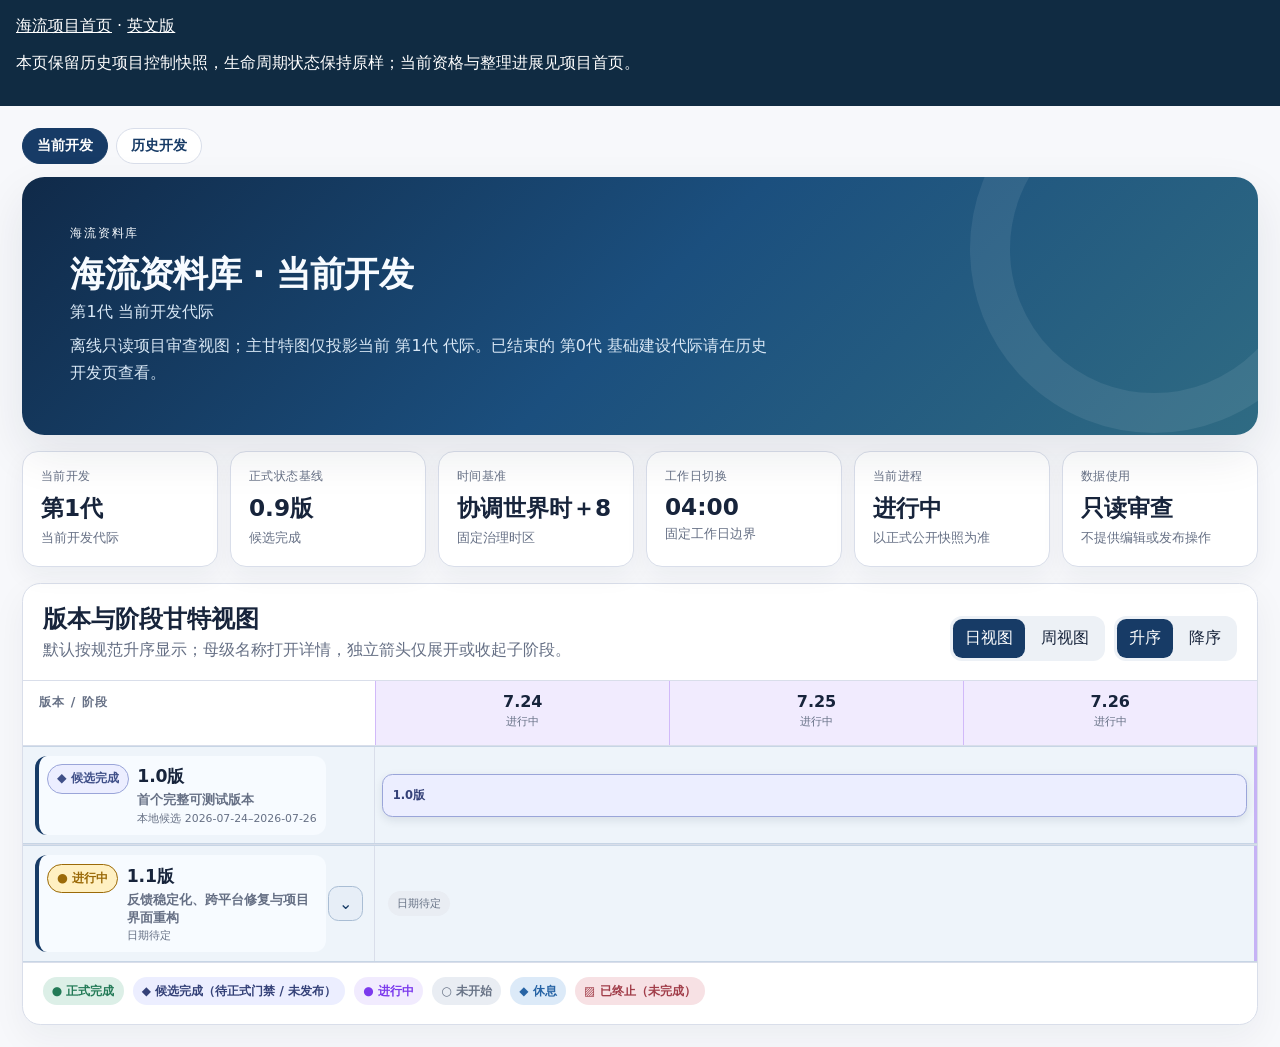
<file: project-control.html>
<!doctype html>
<html lang="zh-CN">
<head>
  <meta charset="utf-8">
  <meta name="viewport" content="width=device-width, initial-scale=1">
  <meta http-equiv="Content-Security-Policy" content="default-src &#x27;none&#x27;; connect-src &#x27;none&#x27;; script-src &#x27;unsafe-inline&#x27;; style-src &#x27;unsafe-inline&#x27;; img-src data:; font-src &#x27;none&#x27;; base-uri &#x27;none&#x27;; form-action &#x27;none&#x27;">
  <title>海流资料库 · 当前开发</title>
  <style>
    :root {
      color-scheme: light;
      font-family: ui-sans-serif, system-ui, -apple-system, BlinkMacSystemFont, "Segoe UI", sans-serif;
      --ink: #17243b;
      --muted: #667085;
      --line: #d9deea;
      --paper: #f7f8fb;
      --panel: #ffffff;
      --navy: #173b66;
      --navy-hover: #0f3158;
      --navy-active: #0a2544;
      --navy-soft: #e7eef7;
      --green: #237a57;
      --green-soft: #dcefe7;
      --yellow: #9b6a08;
      --yellow-soft: #fff0c2;
      --gray: #687386;
      --gray-soft: #e9edf3;
      --blue: #2764a5;
      --blue-soft: #dceaf8;
      --purple: #7c3aed;
      --purple-soft: rgba(139, 92, 246, 0.12);
      --purple-line: rgba(124, 58, 237, 0.28);
      --red: #a13d49;
      --red-soft: #f7e1e4;
      --shadow: 0 1.2rem 3rem rgba(23, 36, 59, 0.09);
      --cell-min: 4.8rem;
    }
    * { box-sizing: border-box; }
    body { margin: 0; background: var(--paper); color: var(--ink); }
    button { font: inherit; }
    button:focus-visible { outline: 0.2rem solid #1f77d0; outline-offset: 0.18rem; }
    .visually-hidden { position: absolute; inline-size: 1px; block-size: 1px; margin: -1px; padding: 0; overflow: hidden; clip-path: inset(50rem); white-space: nowrap; border: 0; }
    .page-shell { --columns: var(--day-columns); max-inline-size: 96rem; margin-inline: auto; padding: 1.4rem; }
    .generation-nav { display: flex; flex-wrap: wrap; gap: 0.55rem; margin-block-end: 0.8rem; }
    .generation-nav a { border: 0.08rem solid var(--line); border-radius: 50rem; padding: 0.5rem 0.85rem; color: var(--navy); background: var(--panel); font-size: 0.85rem; font-weight: 760; text-decoration: none; }
    .generation-nav a:hover { border-color: var(--navy); background: var(--navy-soft); }
    .generation-nav a[aria-current="page"] { color: #ffffff; border-color: var(--navy); background: var(--navy); }
    .generation-nav a:focus-visible { outline: 0.2rem solid #1f77d0; outline-offset: 0.18rem; }
    .hero {
      position: relative;
      overflow: hidden;
      border-radius: 1.4rem;
      padding: clamp(1.4rem, 4vw, 3rem);
      color: #f7fbff;
      background: linear-gradient(135deg, #102a49, #1b4f7e, #2f6b83);
      box-shadow: var(--shadow);
    }
    .hero::after {
      content: "";
      position: absolute;
      inline-size: 18rem;
      block-size: 18rem;
      border: 2.5rem solid rgba(255, 255, 255, 0.08);
      border-radius: 50rem;
      inset-inline-end: -5rem;
      inset-block-start: -7rem;
    }
    .eyebrow { margin: 0 0 0.75rem; letter-spacing: 0.14em; font-size: 0.78rem; text-transform: uppercase; }
    h1 { margin: 0; max-inline-size: 44rem; font-size: clamp(1.15rem, 3.1vw, 2.2rem); line-height: 1.15; letter-spacing: -0.025em; white-space: normal; }
    .hero-copy { max-inline-size: 44rem; margin: 0.7rem 0 0; color: #d8e7f5; line-height: 1.7; }
    .hero-tagline { margin: 0.45rem 0 0; color: #d8e7f5; font-size: clamp(0.76rem, 1.4vw, 1rem); line-height: 1.2; white-space: nowrap; }
    .snapshot-chip { display: none; }
    .fallback-notice { margin-block-start: 1rem; border: 0.12rem solid #d89a16; border-radius: 0.9rem; padding: 0.9rem 1rem; color: #5f3e00; background: #fff4cf; font-weight: 750; }
    .fallback-notice[hidden] { display: none; }
    .summary-grid { display: grid; grid-template-columns: repeat(auto-fit, minmax(12rem, 1fr)); gap: 0.8rem; margin-block-start: 1rem; }
    .summary-card { min-block-size: 7.3rem; border: 0.08rem solid var(--line); border-radius: 1rem; padding: 1rem 1.1rem; background: var(--panel); box-shadow: 0 0.6rem 1.5rem rgba(23, 36, 59, 0.05); }
    .summary-card span { display: block; color: var(--muted); font-size: 0.78rem; letter-spacing: 0.04em; }
    .summary-card strong { display: block; margin-block-start: 0.55rem; font-size: 1.45rem; }
    .summary-card small { display: block; margin-block-start: 0.3rem; color: var(--muted); }
    .panel { margin-block-start: 1rem; border: 0.08rem solid var(--line); border-radius: 1.15rem; background: var(--panel); box-shadow: 0 0.8rem 2.2rem rgba(23, 36, 59, 0.05); }
    .panel-heading { display: flex; align-items: end; justify-content: space-between; gap: 1rem; padding: 1.15rem 1.25rem; border-block-end: 0.08rem solid var(--line); }
    .panel-heading h2, .panel-heading h3 { margin: 0; }
    .panel-heading p { margin: 0.35rem 0 0; color: var(--muted); }
    .toolbar { display: flex; flex-wrap: wrap; gap: 0.55rem; }
    .control-group { display: inline-flex; gap: 0.25rem; padding: 0.22rem; border-radius: 0.75rem; background: #edf1f6; }
    .toolbar button, .detail-toggle { border: 0; border-radius: 0.58rem; padding: 0.55rem 0.75rem; color: var(--ink); background: transparent; cursor: pointer; }
    .toolbar button[aria-pressed="true"], .detail-toggle[aria-expanded="true"] { color: #ffffff; background: var(--navy); }
    .gantt-scroll { overflow-x: auto; overscroll-behavior-inline: contain; }
    .gantt-canvas { min-inline-size: 74rem; }
    [data-view="weekly"] .gantt-canvas { min-inline-size: 50rem; }
    .gantt-header, .gantt-row { display: grid; grid-template-columns: minmax(18rem, 22rem) minmax(50rem, 1fr); }
    [data-view="weekly"] .gantt-header, [data-view="weekly"] .gantt-row { grid-template-columns: minmax(18rem, 22rem) minmax(26rem, 1fr); }
    .gantt-header { position: sticky; inset-block-start: 0; z-index: 4; background: var(--panel); border-block-end: 0.08rem solid var(--line); }
    .record-heading { padding: 0.8rem 1rem; color: var(--muted); font-size: 0.78rem; font-weight: 750; text-transform: uppercase; letter-spacing: 0.08em; }
    .axis-grid, .timeline-grid { display: grid; grid-template-columns: repeat(var(--columns), minmax(var(--cell-min), 1fr)); }
    .axis-cell { min-block-size: 4rem; padding: 0.7rem 0.45rem; border-inline-start: 0.08rem solid var(--line); text-align: center; }
    .axis-cell strong, .axis-cell small { display: block; }
    .axis-cell small { margin-block-start: 0.25rem; color: var(--muted); font-size: 0.68rem; }
    .axis-cell[data-state="in_progress"] { border-color: var(--purple-line); background: var(--purple-soft); }
    .axis-cell[data-state="rest"] { background: var(--blue-soft); }
    .axis-cell[data-state="not_started"] { border: 0.08rem dashed #9ea7b6; background: transparent; }
    .week-axis-cell, .week-timeline-cell { display: none; }
    [data-view="weekly"] { --columns: var(--week-columns); --cell-min: 12rem; }
    [data-view="weekly"] .day-axis-cell, [data-view="weekly"] .day-timeline-cell { display: none; }
    [data-view="weekly"] .week-axis-cell, [data-view="weekly"] .week-timeline-cell { display: block; }
    .gantt-groups-list, .gantt-substage-list { margin: 0; padding: 0; list-style: none; }
    .gantt-substage-list[hidden] { display: none; }
    .major-expand { display: inline-grid; place-items: center; inline-size: 2.2rem; block-size: 2.2rem; border: 0.08rem solid #a9bdd4; border-radius: 0.65rem; color: var(--navy); background: var(--navy-soft); cursor: pointer; }
    .major-expand-icon { transition: transform 140ms ease; }
    .major-expand[aria-expanded="true"] .major-expand-icon { transform: rotate(180deg); }
    .gantt-group + .gantt-group { border-block-start: 0.08rem solid var(--line); }
    .gantt-row { min-block-size: 5rem; }
    .gantt-row-major { min-block-size: 5.8rem; border-block: 0.08rem solid #c7d5e5; background: #eef4fa; }
    .gantt-row-substage { min-block-size: 3.9rem; background: #fbfcfe; }
    .record-cell { position: sticky; inset-inline-start: 0; z-index: 3; display: grid; grid-template-columns: minmax(0, 1fr) auto; align-items: center; gap: 0.45rem; padding: 0.55rem 0.7rem; border-inline-end: 0.08rem solid var(--line); background: inherit; }
    .record-trigger { position: relative; display: grid; grid-template-columns: auto 1fr; gap: 0.18rem 0.55rem; inline-size: min(18.2rem, calc(100vw - 4.8rem)); border: 0; border-radius: 0.75rem; padding: 0.55rem; text-align: start; color: var(--ink); background: transparent; cursor: default; }
    .record-detail-trigger { cursor: pointer; }
    .record-detail-trigger.record-trigger:hover { background: #edf3fa; }
    .record-trigger-substage:hover { background: #f4f7fb; }
    .record-trigger-major { min-block-size: 4.5rem; align-content: center; border-inline-start: 0.28rem solid var(--navy); background: #f7fbff; }
    .record-trigger-major .status-badge { padding: 0.32rem 0.54rem; border: 0.08rem solid currentColor; font-size: 0.78rem; font-weight: 860; }
    .record-trigger-major .record-id { font-size: 1.08rem; font-weight: 860; }
    .record-trigger-major .record-title { font-size: 0.82rem; font-weight: 680; }
    .record-trigger-substage { min-block-size: 3rem; padding-inline-start: 2rem; }
    .record-trigger-substage::before { content: ""; position: absolute; inset-inline-start: 0.72rem; inset-block: -0.65rem; border-inline-start: 0.12rem solid #9fb3ca; }
    .record-trigger-substage::after { content: ""; position: absolute; inset-inline-start: 0.72rem; inset-block-start: 1.35rem; inline-size: 0.85rem; border-block-start: 0.12rem solid #9fb3ca; }
    .record-trigger-substage .status-badge { padding: 0.16rem 0.34rem; font-size: 0.62rem; font-weight: 700; }
    .record-trigger-substage .record-id { font-size: 0.82rem; font-weight: 760; }
    .record-trigger-substage .record-title { font-size: 0.72rem; }
    .status-badge { align-self: start; grid-row: 1 / span 2; border-radius: 50rem; padding: 0.22rem 0.42rem; font-size: 0.68rem; font-weight: 750; white-space: nowrap; }
    .status-badge[data-status="completed"] { color: var(--green); background: var(--green-soft); }
    .status-badge[data-status="candidate_completed"] { color: #3f4f88; background: #eceeff; border: 0.08rem solid #9aa5d9; }
    .status-badge[data-status="in_progress"] { color: var(--yellow); background: var(--yellow-soft); }
    .status-badge[data-status="not_started"] { color: var(--gray); background: var(--gray-soft); }
    .status-badge[data-status="terminated_incomplete"] { color: var(--red); background: var(--red-soft); }
    .record-id { font-weight: 820; letter-spacing: -0.01em; }
    .record-title { color: var(--muted); font-size: 0.78rem; line-height: 1.35; }
    .record-dates { grid-column: 2; color: var(--muted); font-size: 0.68rem; }
    .timeline-grid { position: relative; align-items: stretch; }
    .timeline-cell { grid-row: 1; min-block-size: 5.8rem; border-inline-start: 0.08rem solid var(--line); background: #ffffff; }
    .gantt-row-substage .timeline-cell { min-block-size: 3.9rem; background: #fbfcfe; }
    .timeline-cell[data-state="in_progress"] { border-color: var(--purple-line); background: var(--purple-soft); }
    .timeline-cell[data-state="rest"] { background: #f1f7fd; }
    .timeline-cell[data-state="not_started"] { border: 0.08rem dashed #9ea7b6; background: transparent; }
    .timeline-bar { align-self: center; grid-row: 1; grid-column: var(--bar-start) / span var(--bar-span); z-index: 2; min-inline-size: 0; min-block-size: 2.7rem; margin: 0.42rem; border-radius: 0.65rem; padding: 0.45rem 0.6rem; overflow: hidden; white-space: nowrap; text-align: start; cursor: default; font-size: 0.72rem; font-weight: 750; box-shadow: 0 0.2rem 0.6rem rgba(23, 36, 59, 0.1); }
    .record-detail-trigger.timeline-bar { cursor: pointer; }
    .gantt-row-substage .timeline-bar { min-block-size: 1.7rem; margin-block: 0.35rem; padding-block: 0.24rem; font-size: 0.66rem; }
    .timeline-bar-label { display: block; min-inline-size: 0; overflow: hidden; text-overflow: ellipsis; white-space: nowrap; }
    .timeline-bar-completed { color: #14533c; background: var(--green-soft); border: 0.08rem solid #8bc9ad; }
    .timeline-bar-candidate_completed { color: #344178; background: #eceeff; border: 0.08rem solid #9aa5d9; }
    .timeline-bar-in_progress { color: #704a00; background: var(--yellow-soft); border: 0.08rem solid #e0b64e; }
    .timeline-bar-not_started { color: #4f5a6c; background: var(--gray-soft); border: 0.08rem dashed #9ea7b6; }
    .timeline-bar-terminated_incomplete { color: #7d2934; background: var(--red-soft); border: 0.08rem solid #db9da5; }
    .timeline-bar-pending { border-style: dashed; }
    .timeline-bar-clipped::before { content: "‹ "; }
    .unscheduled-label { align-self: center; grid-row: 1; grid-column: 1 / span var(--columns); z-index: 2; justify-self: start; margin-inline-start: 0.8rem; border-radius: 50rem; padding: 0.3rem 0.55rem; color: var(--gray); background: var(--gray-soft); font-size: 0.7rem; }
    .legend { display: flex; flex-wrap: wrap; gap: 0.55rem; padding: 0.9rem 1.2rem 1.15rem; border-block-start: 0.08rem solid var(--line); }
    .legend span { border-radius: 50rem; padding: 0.35rem 0.58rem; font-size: 0.75rem; font-weight: 700; }
    .legend-completed { color: var(--green); background: var(--green-soft); }
    .legend-candidate { color: #344178; background: #eceeff; }
    .legend-progress { color: var(--purple); background: var(--purple-soft); }
    .legend-planned { color: var(--gray); background: var(--gray-soft); }
    .legend-rest { color: var(--blue); background: var(--blue-soft); }
    .legend-terminated { color: var(--red); background: var(--red-soft); }
    .metric-grid { display: grid; grid-template-columns: repeat(4, minmax(0, 1fr)); gap: 0.7rem; padding: 1rem 1.2rem 1.2rem; }
    .metric-card { border: 0.08rem solid var(--line); border-radius: 0.85rem; padding: 0.8rem; background: #fbfcfe; }
    .metric-card span, .metric-card small { display: block; color: var(--muted); }
    .metric-card strong { display: block; margin-block: 0.28rem; font-size: 1.65rem; }
    .signals-grid { display: grid; grid-template-columns: repeat(3, minmax(0, 1fr)); gap: 0.8rem; padding: 1rem 1.2rem 1.2rem; }
    .signal-card { border: 0.08rem solid var(--line); border-radius: 0.9rem; padding: 0.85rem 0.95rem; background: #fbfcfe; }
    .signal-card h3 { margin: 0; font-size: 1rem; }
    .signal-card ul { margin: 0.7rem 0 0; padding-inline-start: 1.15rem; color: var(--muted); }
    .signal-card li + li { margin-block-start: 0.5rem; }
    .signal-card code { color: var(--navy); font-weight: 750; }
    .signal-card li { display: grid; gap: 0.25rem; }
    .detail-panel { padding: 1.15rem 1.25rem 1.35rem; }
    .detail-panel[hidden] { display: none; }
    .detail-panel h2 { margin: 0; }
    .selected-record { margin: 0.4rem 0 1rem; color: var(--muted); }
    .notice-grid { display: grid; grid-template-columns: repeat(2, minmax(0, 1fr)); gap: 0.8rem; }
    .notice-block { border: 0.08rem solid var(--line); border-radius: 0.85rem; padding: 0.85rem 0.95rem; }
    .notice-block[hidden] { display: none; }
    .notice-block h3 { margin: 0 0 0.55rem; font-size: 0.92rem; }
    .notice-block ul { margin: 0; padding-inline-start: 1.1rem; color: var(--muted); }
    .notice-block p { margin: 0; color: var(--muted); line-height: 1.6; }
    .notice-block-wide { grid-column: 1 / -1; }
    .detail-error { margin: 0 0 0.9rem; border: 0.08rem solid #d18c95; border-radius: 0.75rem; padding: 0.75rem 0.85rem; color: #7d2934; background: var(--red-soft); }
    .detail-error[hidden] { display: none; }
    .detail-actions { display: flex; justify-content: flex-end; margin-block-start: 1rem; }
    .detail-close-button { border: 0.08rem solid var(--navy); border-radius: 0.72rem; padding: 0.62rem 1.05rem; color: #ffffff; background: var(--navy); cursor: pointer; font-weight: 780; box-shadow: 0 0.22rem 0.55rem rgba(23, 59, 102, 0.22); }
    .detail-close-button:hover { border-color: var(--navy-hover); background: var(--navy-hover); }
    .detail-close-button:focus-visible { outline: 0.2rem solid var(--blue); outline-offset: 0.2rem; }
    .detail-close-button:active { border-color: var(--navy-active); background: var(--navy-active); box-shadow: none; transform: translateY(0.06rem); }
    .review-required { display: inline-flex; border-radius: 50rem; padding: 0.35rem 0.62rem; color: #704a00; background: var(--yellow-soft); font-weight: 780; }
    .evidence-entry { margin-block-start: 0.8rem; border-block-start: 0.08rem solid var(--line); padding-block-start: 0.8rem; }
    .expanded-details { margin-block-start: 0.8rem; }
    .expanded-details[hidden] { display: none; }
    .machine-order { margin-block-start: 0.8rem; border-radius: 0.8rem; padding: 0.8rem 1rem; background: var(--navy-soft); }
    .machine-order h3 { margin: 0; font-size: 0.86rem; }
    .machine-order ol { margin: 0.55rem 0 0; padding-inline-start: 1.2rem; font-family: ui-monospace, monospace; font-size: 0.72rem; }
    .source-panel { padding: 1rem 1.2rem 1.2rem; color: var(--muted); line-height: 1.7; }
    .source-panel code { color: var(--navy); }
    .noscript-note { display: block; margin-block-start: 0.8rem; border: 0.08rem solid var(--line); border-radius: 0.75rem; padding: 0.75rem; color: var(--muted); background: #fbfcfe; }
    .page-tooltip { position: fixed; z-index: 1000; pointer-events: none; max-inline-size: min(24rem, calc(100vw - 1.5rem)); max-block-size: calc(100vh - 1rem); overflow: auto; border: 0.08rem solid #50647f; border-radius: 0.72rem; padding: 0.72rem 0.8rem; color: #ffffff; background: #17243b; box-shadow: 0 0.9rem 2.2rem rgba(9, 19, 33, 0.28); font-size: 0.76rem; line-height: 1.5; }
    .page-tooltip[hidden] { display: none; }
    .page-tooltip strong, .page-tooltip span { display: block; }
    .page-tooltip .tooltip-status, .page-tooltip .tooltip-date { color: #c9d8e8; }
    .page-tooltip .tooltip-summary { margin-block-start: 0.35rem; }
    @media (max-width: 760px) {
      .page-shell { padding: 0.7rem; }
      .summary-grid, .metric-grid, .signals-grid, .notice-grid { grid-template-columns: 1fr; }
      .notice-block-wide { grid-column: auto; }
      .panel-heading { align-items: start; flex-direction: column; }
      .gantt-header, .gantt-row { grid-template-columns: 17rem minmax(50rem, 1fr); }
      [data-view="weekly"] .gantt-header, [data-view="weekly"] .gantt-row { grid-template-columns: 17rem minmax(26rem, 1fr); }
    }
  </style>
<link rel="stylesheet" href="fonts.css"><style>.major-expand{position:relative;z-index:2;flex-shrink:0}.record-trigger{min-width:0}</style>
</head>
<body><nav aria-label="项目导航" style="padding:1rem;background:#102b42;color:#fff"><a style="color:#fff" href="index.html">海流项目首页</a> · <a style="color:#fff" href="project-control.en.html" hreflang="en">英文版</a><p>本页保留历史项目控制快照，生命周期状态保持原样；当前资格与整理进展见项目首页。</p></nav>
  <div class="page-tooltip" id="record-tooltip" role="tooltip" hidden>
    <strong id="tooltip-title"></strong>
    <span class="tooltip-status" id="tooltip-status"></span>
    <span class="tooltip-date" id="tooltip-date"></span>
    <span class="tooltip-summary" id="tooltip-summary"></span>
  </div>
  <main class="page-shell" data-project-control-ui data-generator-version="1.6.0" data-view="daily" data-order="ascending" data-fallback-active="false" style="--day-columns:3;--week-columns:2">
    <nav class="generation-nav" aria-label="开发代际导航">
      <a href="index.html" aria-current="page">当前开发</a>
      <a href="history.html">历史开发</a>
    </nav>
    <header class="hero" aria-labelledby="page-title">
      <p class="eyebrow">海流资料库</p>
      <h1 id="page-title">海流资料库 · 当前开发</h1>
      <p class="hero-tagline">第1代 当前开发代际</p>
      <p class="hero-copy">离线只读项目审查视图；主甘特图仅投影当前 第1代 代际。已结束的 第0代 基础建设代际请在历史开发页查看。</p>
    </header>
    <section class="fallback-notice" role="alert" hidden>数据校验失败，当前显示上一有效快照</section>
    <section class="summary-grid" aria-label="当前项目状态摘要">
      <article class="summary-card"><span>当前开发</span><strong>第1代</strong><small>当前开发代际</small></article>
      <article class="summary-card"><span>正式状态基线</span><strong>0.9版</strong><small>候选完成</small></article>
      <article class="summary-card"><span>时间基准</span><strong>协调世界时＋8</strong><small>固定治理时区</small></article>
      <article class="summary-card"><span>工作日切换</span><strong>04:00</strong><small>固定工作日边界</small></article>
      <article class="summary-card"><span>当前进程</span><strong>进行中</strong><small>以正式公开快照为准</small></article>
      <article class="summary-card"><span>数据使用</span><strong>只读审查</strong><small>不提供编辑或发布操作</small></article>
    </section>

    <section class="panel" aria-labelledby="gantt-title">
      <div class="panel-heading">
        <div><h2 id="gantt-title">版本与阶段甘特视图</h2><p>默认按规范升序显示；母级名称打开详情，独立箭头仅展开或收起子阶段。</p></div>
        <div class="toolbar" aria-label="甘特视图控制">
          <div class="control-group" role="group" aria-label="时间视图">
            <button type="button" id="view-day" aria-pressed="true" aria-controls="gantt-scroll">日视图</button>
            <button type="button" id="view-week" aria-pressed="false" aria-controls="gantt-scroll">周视图</button>
          </div>
          <div class="control-group" role="group" aria-label="路线图顺序">
            <button type="button" id="order-asc" aria-pressed="true" aria-controls="gantt-groups">升序</button>
            <button type="button" id="order-desc" aria-pressed="false" aria-controls="gantt-groups">降序</button>
          </div>
        </div>
      </div>
      <div class="gantt-scroll" id="gantt-scroll" tabindex="0" aria-label="可横向滚动的项目时间轴">
        <div class="gantt-canvas">
          <div class="gantt-header"><div class="record-heading">版本 / 阶段</div><div class="axis-grid"><span class="axis-cell day-axis-cell" data-date="2026-07-24" data-state="in_progress"><strong>7.24</strong><small>进行中</small></span>
<span class="axis-cell day-axis-cell" data-date="2026-07-25" data-state="in_progress"><strong>7.25</strong><small>进行中</small></span>
<span class="axis-cell day-axis-cell" data-date="2026-07-26" data-state="in_progress"><strong>7.26</strong><small>进行中</small></span><span class="axis-cell week-axis-cell" data-state="in_progress"><strong>第三工作周</strong><small>进行中</small></span>
<span class="axis-cell week-axis-cell" data-state="not_started"><strong>第四工作周</strong><small>自 2026-07-27 开始 · 待开始</small></span></div></div>
          <ol class="gantt-groups-list" id="gantt-groups" aria-label="版本与阶段层级"><li class="gantt-group gantt-parent-item" data-canonical-order="10" aria-level="1"><div class="gantt-row gantt-row-major" data-record-key="V1.0" data-status="candidate_completed"><div class="record-cell"><button type="button" class="record-detail-trigger record-tooltip-trigger record-trigger record-trigger-major" data-record-key="V1.0" aria-expanded="false" aria-controls="detail-panel" aria-describedby="record-description-V1.0"><span class="status-badge" data-status="candidate_completed"><span aria-hidden="true">◆</span> 候选完成</span><span class="record-id">1.0版</span><span class="record-title">首个完整可测试版本</span><span class="record-dates">本地候选 2026-07-24–2026-07-26</span></button><span class="visually-hidden" id="record-description-V1.0">首个完整可测试版本；状态：候选完成；日期：本地候选 2026-07-24–2026-07-26</span></div><div class="timeline-grid"><span class="timeline-cell day-timeline-cell" data-state="in_progress"></span><span class="timeline-cell day-timeline-cell" data-state="in_progress"></span><span class="timeline-cell day-timeline-cell" data-state="in_progress"></span><span class="timeline-cell week-timeline-cell" data-state="in_progress"></span><span class="timeline-cell week-timeline-cell" data-state="not_started"></span><button type="button" class="record-detail-trigger record-tooltip-trigger timeline-bar timeline-bar-candidate_completed" data-record-key="V1.0" data-status="candidate_completed" data-day-start="1" data-day-span="3" data-week-start="1" data-week-span="1" aria-describedby="record-description-V1.0" style="--bar-start:1;--bar-span:3" aria-expanded="false" aria-controls="detail-panel"><span class="timeline-bar-label">1.0版</span></button></div></div></li>
<li class="gantt-group gantt-parent-item" data-canonical-order="12" aria-level="1"><div class="gantt-row gantt-row-major" data-record-key="V1.1" data-status="in_progress"><div class="record-cell"><button type="button" class="record-detail-trigger record-tooltip-trigger record-trigger record-trigger-major" data-record-key="V1.1" aria-expanded="false" aria-controls="detail-panel" aria-describedby="record-description-V1.1"><span class="status-badge" data-status="in_progress"><span aria-hidden="true">●</span> 进行中</span><span class="record-id">1.1版</span><span class="record-title">反馈稳定化、跨平台修复与项目界面重构</span><span class="record-dates">日期待定</span></button><button type="button" class="major-expand" data-expand-key="V1.1" aria-expanded="false" aria-controls="substage-list-V1.1" aria-label="展开 1.1版 子阶段"><span class="major-expand-icon" aria-hidden="true">⌄</span></button><span class="visually-hidden" id="record-description-V1.1">反馈稳定化、跨平台修复与项目界面重构；状态：进行中；日期：日期待定</span></div><div class="timeline-grid"><span class="timeline-cell day-timeline-cell" data-state="in_progress"></span><span class="timeline-cell day-timeline-cell" data-state="in_progress"></span><span class="timeline-cell day-timeline-cell" data-state="in_progress"></span><span class="timeline-cell week-timeline-cell" data-state="in_progress"></span><span class="timeline-cell week-timeline-cell" data-state="not_started"></span><span class="unscheduled-label">日期待定</span></div></div><ol class="gantt-substage-list" id="substage-list-V1.1" hidden aria-label="1.1版 子阶段"><li class="gantt-row gantt-row-substage" data-record-key="V1.1-FEEDBACK-INTAKE" data-status="in_progress" aria-level="2"><div class="record-cell"><div class="record-tooltip-trigger record-trigger record-trigger-substage" data-record-key="V1.1-FEEDBACK-INTAKE" aria-describedby="record-description-V1.1-FEEDBACK-INTAKE"><span class="status-badge" data-status="in_progress"><span aria-hidden="true">●</span> 进行中</span><span class="record-id">1.1版反馈接收</span><span class="record-title">外部反馈接收</span><span class="record-dates">日期待定</span></div><span class="visually-hidden" id="record-description-V1.1-FEEDBACK-INTAKE">外部反馈接收；状态：进行中；日期：日期待定</span></div><div class="timeline-grid"><span class="timeline-cell day-timeline-cell" data-state="in_progress"></span><span class="timeline-cell day-timeline-cell" data-state="in_progress"></span><span class="timeline-cell day-timeline-cell" data-state="in_progress"></span><span class="timeline-cell week-timeline-cell" data-state="in_progress"></span><span class="timeline-cell week-timeline-cell" data-state="not_started"></span><span class="unscheduled-label">日期待定</span></div></li><li class="gantt-row gantt-row-substage" data-record-key="V1.1-CROSS-PLATFORM-STABILIZATION" data-status="candidate_completed" aria-level="2"><div class="record-cell"><div class="record-tooltip-trigger record-trigger record-trigger-substage" data-record-key="V1.1-CROSS-PLATFORM-STABILIZATION" aria-describedby="record-description-V1.1-CROSS-PLATFORM-STABILIZATION"><span class="status-badge" data-status="candidate_completed"><span aria-hidden="true">◆</span> 候选完成</span><span class="record-id">1.1版跨平台稳定化</span><span class="record-title">跨平台与结果稳定化</span><span class="record-dates">日期待定</span></div><span class="visually-hidden" id="record-description-V1.1-CROSS-PLATFORM-STABILIZATION">跨平台与结果稳定化；状态：候选完成；日期：日期待定</span></div><div class="timeline-grid"><span class="timeline-cell day-timeline-cell" data-state="in_progress"></span><span class="timeline-cell day-timeline-cell" data-state="in_progress"></span><span class="timeline-cell day-timeline-cell" data-state="in_progress"></span><span class="timeline-cell week-timeline-cell" data-state="in_progress"></span><span class="timeline-cell week-timeline-cell" data-state="not_started"></span><span class="unscheduled-label">日期待定</span></div></li><li class="gantt-row gantt-row-substage" data-record-key="V1.1-RETRIEVAL-RESULT-OPTIMIZATION" data-status="candidate_completed" aria-level="2"><div class="record-cell"><div class="record-tooltip-trigger record-trigger record-trigger-substage" data-record-key="V1.1-RETRIEVAL-RESULT-OPTIMIZATION" aria-describedby="record-description-V1.1-RETRIEVAL-RESULT-OPTIMIZATION"><span class="status-badge" data-status="candidate_completed"><span aria-hidden="true">◆</span> 候选完成</span><span class="record-id">1.1版检索与结果优化</span><span class="record-title">检索与返回结果优化</span><span class="record-dates">日期待定</span></div><span class="visually-hidden" id="record-description-V1.1-RETRIEVAL-RESULT-OPTIMIZATION">检索与返回结果优化；状态：候选完成；日期：日期待定</span></div><div class="timeline-grid"><span class="timeline-cell day-timeline-cell" data-state="in_progress"></span><span class="timeline-cell day-timeline-cell" data-state="in_progress"></span><span class="timeline-cell day-timeline-cell" data-state="in_progress"></span><span class="timeline-cell week-timeline-cell" data-state="in_progress"></span><span class="timeline-cell week-timeline-cell" data-state="not_started"></span><span class="unscheduled-label">日期待定</span></div></li><li class="gantt-row gantt-row-substage" data-record-key="V1.1-PROJECT-INTERFACE-PRODUCT-CONTRACT" data-status="candidate_completed" aria-level="2"><div class="record-cell"><div class="record-tooltip-trigger record-trigger record-trigger-substage" data-record-key="V1.1-PROJECT-INTERFACE-PRODUCT-CONTRACT" aria-describedby="record-description-V1.1-PROJECT-INTERFACE-PRODUCT-CONTRACT"><span class="status-badge" data-status="candidate_completed"><span aria-hidden="true">◆</span> 候选完成</span><span class="record-id">1.1版界面与产品契约</span><span class="record-title">项目界面与产品合同</span><span class="record-dates">日期待定</span></div><span class="visually-hidden" id="record-description-V1.1-PROJECT-INTERFACE-PRODUCT-CONTRACT">项目界面与产品合同；状态：候选完成；日期：日期待定</span></div><div class="timeline-grid"><span class="timeline-cell day-timeline-cell" data-state="in_progress"></span><span class="timeline-cell day-timeline-cell" data-state="in_progress"></span><span class="timeline-cell day-timeline-cell" data-state="in_progress"></span><span class="timeline-cell week-timeline-cell" data-state="in_progress"></span><span class="timeline-cell week-timeline-cell" data-state="not_started"></span><span class="unscheduled-label">日期待定</span></div></li><li class="gantt-row gantt-row-substage" data-record-key="V1.1-INTEGRATION-ACCEPTANCE" data-status="not_started" aria-level="2"><div class="record-cell"><div class="record-tooltip-trigger record-trigger record-trigger-substage" data-record-key="V1.1-INTEGRATION-ACCEPTANCE" aria-describedby="record-description-V1.1-INTEGRATION-ACCEPTANCE"><span class="status-badge" data-status="not_started"><span aria-hidden="true">○</span> 未开始</span><span class="record-id">1.1版集成验收</span><span class="record-title">集成验收</span><span class="record-dates">日期待定</span></div><span class="visually-hidden" id="record-description-V1.1-INTEGRATION-ACCEPTANCE">集成验收；状态：未开始；日期：日期待定</span></div><div class="timeline-grid"><span class="timeline-cell day-timeline-cell" data-state="in_progress"></span><span class="timeline-cell day-timeline-cell" data-state="in_progress"></span><span class="timeline-cell day-timeline-cell" data-state="in_progress"></span><span class="timeline-cell week-timeline-cell" data-state="in_progress"></span><span class="timeline-cell week-timeline-cell" data-state="not_started"></span><span class="unscheduled-label">日期待定</span></div></li></ol></li></ol>
        </div>
      </div>
      <div class="legend" aria-label="状态图例">
        <span class="legend-completed">● 正式完成</span><span class="legend-candidate">◆ 候选完成（待正式门禁 / 未发布）</span><span class="legend-progress">● 进行中</span><span class="legend-planned">○ 未开始</span><span class="legend-rest">◆ 休息</span><span class="legend-terminated">▨ 已终止（未完成）</span>
      </div>
    </section>

    <section class="panel detail-panel" id="detail-panel" aria-labelledby="detail-title" hidden>
      <div class="panel-heading"><div><h2 id="detail-title">母级版本详情</h2><p class="selected-record" id="selected-record">选择一个母级版本查看其公开介绍。</p></div></div>
      <p class="detail-error" id="detail-error" role="alert" hidden>无法显示该版本详情：公开详情索引缺失。</p>
      <div class="notice-grid">
        <article class="notice-block notice-block-wide" id="detail-work-block"><h3>主要工作</h3><p id="detail-work-summary"></p></article>
        <article class="notice-block" id="detail-evidence-block" hidden><h3>正式发布或验证证据</h3><p id="detail-release-evidence"></p></article>
        <article class="notice-block" id="detail-boundary-block" hidden><h3>能力边界与使用说明</h3><p id="detail-capability-boundary"></p></article>
        <article class="notice-block notice-block-wide" id="detail-planning-block" hidden><h3>规划依据</h3><p id="detail-planning-basis"></p></article>
      </div>
      <div class="detail-actions"><button type="button" class="detail-close-button" id="detail-close" aria-label="关闭详情">关闭详情</button></div>
      <noscript class="noscript-note">脚本 已禁用：默认日视图和规范升序仍可阅读；详情功能不可用。</noscript>
    </section>
    <script type="application/json" id="project-control-data">{"major_details":{"V1.0":{"capability_boundary_zh":"本记录只是 candidate checkpoint。canonical write 仍被阻断，production_execution_allowed = false，canonical_write_authorized = false；formal main state、正式 PR/tag、production release、公开网站同步及 GitHub required checks 均待恢复或完成。","date_summary_zh":"本地候选 2026-07-24–2026-07-26","display_title_zh":"首个完整可测试版本","planning_basis_zh":"本地集成候选已经完成双平台资格验证；GitHub-hosted CI、正式合并、阶段标签、V1.0 标签和公开发布仍 pending，不得把本地候选表述为 production release。","semantic_id":"V1.0","status_label_zh":"候选完成","work_summary_zh":"V1.0 integrated portable candidate 已 implemented locally 并 validated locally：SeaFlow JSONL bridge 接收 legal retrieval request，经 source routing 产生 Citation Packet；unknown-source 路径生成 ingestion request；Hamburg probationary candidate 保持隔离，并完成 Windows/Linux portable qualification。"},"V1.1":{"capability_boundary_zh":"本记录是 remotely qualified feedback-stabilization candidate。正式 main 状态仍为 not_started；production_execution_allowed = false，canonical_write_authorized = false，Hamburg 仍为 probationary source candidate。灰度授权不代表 production release。","date_summary_zh":"候选启动 2026-07-31；保留的日视图仍为 2026-07-24 至 2026-07-26","display_title_zh":"反馈稳定化、跨平台修复与项目界面重构","planning_basis_zh":"Owner 于 2026-08-02 人工核验 V1.1 qualification only 的完整 head SHA、Windows/Ubuntu success 与两份 artifacts，并以最高权限授权 WP6A-WP6D。资格结论绑定 f9eef871；未记录的 Run 或 artifact 标识不会被推断。","semantic_id":"V1.1","status_label_zh":"进行中","work_summary_zh":"V1.1 候选已经完成反馈稳定化、检索与 Citation Packet 对齐、跨平台修复以及 Windows/Ubuntu 远程资格。受控灰度包已绑定 qualified runtime f9eef871，主楼灰度测试已授权并等待可审计通知。"}},"substage_hover":{"V1.1-CROSS-PLATFORM-STABILIZATION":{"date_summary_zh":"日期待定","display_title_zh":"跨平台与结果稳定化","semantic_id":"V1.1-CROSS-PLATFORM-STABILIZATION","status_label_zh":"候选完成"},"V1.1-FEEDBACK-INTAKE":{"date_summary_zh":"日期待定","display_title_zh":"外部反馈接收","semantic_id":"V1.1-FEEDBACK-INTAKE","status_label_zh":"进行中"},"V1.1-INTEGRATION-ACCEPTANCE":{"date_summary_zh":"日期待定","display_title_zh":"集成验收","semantic_id":"V1.1-INTEGRATION-ACCEPTANCE","status_label_zh":"未开始"},"V1.1-PROJECT-INTERFACE-PRODUCT-CONTRACT":{"date_summary_zh":"日期待定","display_title_zh":"项目界面与产品合同","semantic_id":"V1.1-PROJECT-INTERFACE-PRODUCT-CONTRACT","status_label_zh":"候选完成"},"V1.1-RETRIEVAL-RESULT-OPTIMIZATION":{"date_summary_zh":"日期待定","display_title_zh":"检索与返回结果优化","semantic_id":"V1.1-RETRIEVAL-RESULT-OPTIMIZATION","status_label_zh":"候选完成"}}}</script>
    <script>
      (function () {
        "use strict";
        const root = document.querySelector("[data-project-control-ui]");
        const data = JSON.parse(document.getElementById("project-control-data").textContent);
        const groups = document.getElementById("gantt-groups");
        const dayButton = document.getElementById("view-day");
        const weekButton = document.getElementById("view-week");
        const ascButton = document.getElementById("order-asc");
        const descButton = document.getElementById("order-desc");
        const detailPanel = document.getElementById("detail-panel");
        const detailClose = document.getElementById("detail-close");
        const detailTitle = document.getElementById("detail-title");
        const selectedRecord = document.getElementById("selected-record");
        const detailError = document.getElementById("detail-error");
        const detailWorkBlock = document.getElementById("detail-work-block");
        const detailWorkSummary = document.getElementById("detail-work-summary");
        const detailEvidenceBlock = document.getElementById("detail-evidence-block");
        const detailReleaseEvidence = document.getElementById("detail-release-evidence");
        const detailBoundaryBlock = document.getElementById("detail-boundary-block");
        const detailCapabilityBoundary = document.getElementById("detail-capability-boundary");
        const detailPlanningBlock = document.getElementById("detail-planning-block");
        const detailPlanningBasis = document.getElementById("detail-planning-basis");
        const pageTooltip = document.getElementById("record-tooltip");
        const tooltipTitle = document.getElementById("tooltip-title");
        const tooltipStatus = document.getElementById("tooltip-status");
        const tooltipDate = document.getElementById("tooltip-date");
        const tooltipSummary = document.getElementById("tooltip-summary");
        let tooltipTarget = null;
        let lastDetailTrigger = null;

        function setView(view) {
          root.dataset.view = view;
          dayButton.setAttribute("aria-pressed", String(view === "daily"));
          weekButton.setAttribute("aria-pressed", String(view === "weekly"));
          document.querySelectorAll(".timeline-bar").forEach(function (bar) {
            const start = view === "daily" ? bar.dataset.dayStart : bar.dataset.weekStart;
            const span = view === "daily" ? bar.dataset.daySpan : bar.dataset.weekSpan;
            bar.style.setProperty("--bar-start", start);
            bar.style.setProperty("--bar-span", span);
          });
        }

        function setOrder(order) {
          root.dataset.order = order;
          ascButton.setAttribute("aria-pressed", String(order === "ascending"));
          descButton.setAttribute("aria-pressed", String(order === "descending"));
          const items = Array.from(groups.querySelectorAll(".gantt-group"));
          items.sort(function (left, right) {
            const result = Number(left.dataset.canonicalOrder) - Number(right.dataset.canonicalOrder);
            return order === "ascending" ? result : -result;
          });
          items.forEach(function (item) { groups.appendChild(item); });
        }

        function positionTooltip(target) {
          const margin = 8;
          const gap = 10;
          const targetRect = target.getBoundingClientRect();
          const tooltipRect = pageTooltip.getBoundingClientRect();
          let top = targetRect.top - tooltipRect.height - gap;
          let verticalPlacement = "above";
          if (top < margin) {
            top = targetRect.bottom + gap;
            verticalPlacement = "below";
          }
          if (top + tooltipRect.height > window.innerHeight - margin) {
            top = Math.max(margin, window.innerHeight - tooltipRect.height - margin);
          }
          let left = targetRect.left + (targetRect.width - tooltipRect.width) / 2;
          let horizontalPlacement = "center";
          if (left + tooltipRect.width > window.innerWidth - margin) {
            left = targetRect.left - tooltipRect.width - gap;
            horizontalPlacement = "left";
          }
          if (left < margin) {
            left = targetRect.right + gap;
            horizontalPlacement = "right";
          }
          left = Math.max(margin, Math.min(left, window.innerWidth - tooltipRect.width - margin));
          pageTooltip.style.top = String(top) + "px";
          pageTooltip.style.left = String(left) + "px";
          pageTooltip.dataset.placement = verticalPlacement + "-" + horizontalPlacement;
        }

        function showTooltip(target) {
          const record = data.major_details[target.dataset.recordKey] || data.substage_hover[target.dataset.recordKey];
          if (!record) { return; }
          tooltipTarget = target;
          tooltipTitle.textContent = record.semantic_id + " · " + record.display_title_zh;
          tooltipStatus.textContent = "状态：" + record.status_label_zh;
          tooltipDate.textContent = "日期：" + record.date_summary_zh;
          const summary = record.work_summary_zh || "";
          tooltipSummary.textContent = summary;
          tooltipSummary.hidden = summary === "";
          pageTooltip.hidden = false;
          positionTooltip(target);
        }

        function hideTooltip() {
          pageTooltip.hidden = true;
          tooltipTarget = null;
        }

        function setOptionalDetail(block, target, value) {
          const present = typeof value === "string" && value.trim() !== "";
          target.textContent = present ? value : "";
          block.hidden = !present;
        }

        function selectRecord(key, trigger) {
          const record = data.major_details[key];
          document.querySelectorAll(".record-detail-trigger").forEach(function (item) {
            item.setAttribute("aria-expanded", String(Boolean(record) && item.dataset.recordKey === key));
          });
          lastDetailTrigger = trigger;
          detailPanel.hidden = false;
          if (!record) {
            detailTitle.textContent = "母级版本详情";
            selectedRecord.textContent = "未找到 " + key + " 的公开详情。";
            detailError.hidden = false;
            detailWorkBlock.hidden = true;
            detailWorkSummary.textContent = "";
            setOptionalDetail(detailEvidenceBlock, detailReleaseEvidence, "");
            setOptionalDetail(detailBoundaryBlock, detailCapabilityBoundary, "");
            setOptionalDetail(detailPlanningBlock, detailPlanningBasis, "");
          } else {
            detailTitle.textContent = record.semantic_id + " · " + record.display_title_zh;
            selectedRecord.textContent = "状态：" + record.status_label_zh + " · 日期：" + record.date_summary_zh;
            detailError.hidden = true;
            detailWorkBlock.hidden = false;
            detailWorkSummary.textContent = record.work_summary_zh;
            setOptionalDetail(detailEvidenceBlock, detailReleaseEvidence, record.release_evidence_zh);
            setOptionalDetail(detailBoundaryBlock, detailCapabilityBoundary, record.capability_boundary_zh);
            setOptionalDetail(detailPlanningBlock, detailPlanningBasis, record.planning_basis_zh);
          }
          detailPanel.scrollIntoView({block: "nearest"});
          detailClose.focus({preventScroll: true});
        }

        function closeDetails() {
          const returnTarget = lastDetailTrigger;
          detailPanel.hidden = true;
          document.querySelectorAll(".record-detail-trigger").forEach(function (item) {
            item.setAttribute("aria-expanded", "false");
          });
          if (returnTarget && returnTarget.isConnected) {
            returnTarget.focus({preventScroll: true});
          }
        }

        function toggleGroup(key) {
          const list = document.getElementById("substage-list-" + key);
          const owner = document.querySelector(".major-expand[data-expand-key=\"" + key + "\"]");
          if (!list || !owner) { return; }
          const next = list.hidden;
          document.querySelectorAll(".gantt-substage-list").forEach(function (item) {
            item.hidden = true;
          });
          document.querySelectorAll(".major-expand").forEach(function (item) {
            item.setAttribute("aria-expanded", "false");
            item.setAttribute("aria-label", "展开 " + item.dataset.expandKey + " 子阶段");
          });
          list.hidden = !next;
          owner.setAttribute("aria-expanded", String(next));
          owner.setAttribute("aria-label", (next ? "收起 " : "展开 ") + key + " 子阶段");
        }

        dayButton.addEventListener("click", function () { setView("daily"); });
        weekButton.addEventListener("click", function () { setView("weekly"); });
        ascButton.addEventListener("click", function () { setOrder("ascending"); });
        descButton.addEventListener("click", function () { setOrder("descending"); });
        detailClose.addEventListener("click", closeDetails);
        document.querySelectorAll(".major-expand").forEach(function (trigger) {
          trigger.addEventListener("click", function () { toggleGroup(trigger.dataset.expandKey); });
        });
        document.querySelectorAll(".record-detail-trigger").forEach(function (trigger) {
          trigger.addEventListener("click", function (event) { event.stopPropagation(); selectRecord(trigger.dataset.recordKey, trigger); });
          trigger.addEventListener("focus", function () { showTooltip(trigger); });
          trigger.addEventListener("blur", hideTooltip);
        });
        document.querySelectorAll(".record-tooltip-trigger").forEach(function (trigger) {
          trigger.addEventListener("mouseenter", function () { showTooltip(trigger); });
          trigger.addEventListener("mouseleave", hideTooltip);
        });
        document.addEventListener("keydown", function (event) {
          if (event.key === "Escape") {
            if (!detailPanel.hidden) { closeDetails(); }
            hideTooltip();
          }
        });
        window.addEventListener("resize", function () {
          if (tooltipTarget !== null) { positionTooltip(tooltipTarget); }
        });
        document.addEventListener("scroll", function () {
          if (tooltipTarget !== null) { positionTooltip(tooltipTarget); }
        }, true);
      }());
    </script>
  </main>
<script>(function(){const pairs=Object.entries({"Owner 于 2026-08-02 人工核验 V1.1 qualification only 的完整 head SHA、Windows/Ubuntu success 与两份 artifacts，并以最高权限授权 WP6A-WP6D。资格结论绑定 f9eef871；未记录的 Run 或 artifact 标识不会被推断。":"所有者于2026年8月2日人工核验了1.1版仅限资格验证的完整提交标识、双平台通过状态与两份产物，并授权第六工作包甲至丁阶段。资格结论绑定已核验的运行时；未记录的运行或产物标识不作推断。","V0 完成了 SeaFlow Library 的基础法源工程和受控治理骨架。系统已经能够接收、锁定并验证法律文本，生成稳定的条款与引用单元，对中国海商法、Hague–Visby Rules、UNCLOS 等馆藏执行确定性检索，并验证法源登记、文件哈希和引用结果的一致性。该代际还建立了项目控制机制、Owner 决策边界、Shan_Hai 图书馆管理员身份，以及能够生成候选法源包的通用摄取 Skill。":"第0代完成了海流资料库的基础法源工程与受控治理骨架。系统能够接收、锁定和验证法律文本，生成稳定条款与引用单元，对中国海商法、《海牙—维斯比规则》《联合国海洋法公约》等馆藏执行确定性检索，并核验法源登记、文件哈希和引用结果的一致性。该代还建立了项目控制机制、所有者决策边界、海珊资料库管理员身份，以及生成候选法源包的通用摄取技能。","V0 最终形成的是可靠的法源基础设施和受控候选流程，而不是开放的生产写入系统。Agent 请求、法源提案和 Shan_Hai 的身份状态均不构成 canonical 写入授权；候选摄取不等于正式法源提升，生产执行和正式馆藏写入仍须由 Owner 单独批准。该代际尚未完成统一的 SeaFlow 产品接口、跨机器安装、主楼联通和完整的双平台移交。":"第0代最终形成可靠的法源基础设施与受控候选流程，而非开放的生产写入系统。代理请求、法源提案与海珊身份状态都不构成规范写入授权；候选摄取不等于正式法源提升，生产执行和正式馆藏写入仍须所有者单独批准。该代尚未完成统一产品接口、跨机器安装、主系统联通和完整双平台移交。","V1 在 V0 基础上把图书馆转化为可安装、可移交并可由 SeaFlow 调用的完整产品。V1.0 建立 portable bundle、Citation Packet、source routing、JSONL bridge 和 Windows/Linux 双平台资格验证；V1.1 根据主楼测试修复和优化真实使用结果，并重构当前开发页面、历史入口、README 与产品合同。后续版本将完善 Human 与 Agent 两条受控法源入馆通路，并推进正式发布和生产治理。":"第1代在第0代基础上，把资料库转化为可安装、可移交并由海流系统调用的完整产品。1.0版建立可移植包、引文包、法源路由、逐行记录桥接界面及双平台资格验证；1.1版根据主系统测试修复和优化使用结果，重构当前开发页面、历史入口、项目说明与产品契约。后续将完善人工与代理两条受控法源入馆通路，并推进正式发布和生产治理。","V1.0 integrated portable candidate 已 implemented locally 并 validated locally：SeaFlow JSONL bridge 接收 legal retrieval request，经 source routing 产生 Citation Packet；unknown-source 路径生成 ingestion request；Hamburg probationary candidate 保持隔离，并完成 Windows/Linux portable qualification。":"1.0版可移植集成候选已在本地实现并验证：海流逐行记录桥接界面接收法律检索请求，通过法源路由生成引文包；未知法源路径生成摄取请求。《汉堡规则》试用候选保持隔离，双平台可移植资格验证已完成。","V1.1 候选已经完成反馈稳定化、检索与 Citation Packet 对齐、跨平台修复以及 Windows/Ubuntu 远程资格。受控灰度包已绑定 qualified runtime f9eef871，主楼灰度测试已授权并等待可审计通知。":"1.1版候选已完成反馈稳定化、检索与引文包对齐、跨平台修复及双平台远程资格验证。受控灰度包绑定已核验的运行时，主系统灰度测试已获授权，等待可审计通知。","候选启动 2026-07-31；保留的日视图仍为 2026-07-24 至 2026-07-26":"候选于2026年7月31日启动；保留的日视图仍覆盖2026年7月24日至26日。","本地集成候选已经完成双平台资格验证；GitHub-hosted CI、正式合并、阶段标签、V1.0 标签和公开发布仍 pending，不得把本地候选表述为 production release。":"本地集成候选已完成双平台资格验证；平台托管的持续集成、正式合并、阶段标签、1.0版标签及公开发布仍待完成，不得把本地候选表述为生产发布。","本记录只是 candidate checkpoint。canonical write 仍被阻断，production_execution_allowed = false，canonical_write_authorized = false；formal main state、正式 PR/tag、production release、公开网站同步及 GitHub required checks 均待恢复或完成。":"本记录只是候选检查点。规范写入仍受阻，生产执行和规范写入均未获授权；正式主分支状态、合并请求与标签、生产发布、公开站点同步及必需的平台检查仍待恢复或完成。","本记录是 remotely qualified feedback-stabilization candidate。正式 main 状态仍为 not_started；production_execution_allowed = false，canonical_write_authorized = false，Hamburg 仍为 probationary source candidate。灰度授权不代表 production release。":"本记录是已通过远程资格验证的反馈稳定化候选。正式主分支生命周期仍为未开始；生产执行与规范写入均未获授权；《汉堡规则》仍是试用法源候选。灰度授权不代表生产发布。","SeaFlow Library":"海流资料库","SeaFlow":"海流","JavaScript":"脚本","Owner":"所有者","Skill":"技能","Core":"运行核心","Pre-3.6":"3.6版前","English":"英文版","V1.x":"第1代","V0":"第0代","V0.1":"0.1版","V0.2":"0.2版","V0.3":"0.3版","V0.4":"0.4版","V0.5":"0.5版","V0.6":"0.6版","V0.7":"0.7版","V0.8":"0.8版","V0.9":"0.9版","V1.0":"1.0版","V1.1":"1.1版","V1":"第1代","UTC+8":"协调世界时＋8","V1.1-CROSS-PLATFORM-STABILIZATION":"1.1版跨平台稳定化","V1.1-FEEDBACK-INTAKE":"1.1版反馈接收","V1.1-INTEGRATION-ACCEPTANCE":"1.1版集成验收","V1.1-PROJECT-INTERFACE-PRODUCT-CONTRACT":"1.1版界面与产品契约","V1.1-RETRIEVAL-RESULT-OPTIMIZATION":"1.1版检索与结果优化"}).sort((a,b)=>b[0].length-a[0].length);function tr(s){for(const [a,b]of pairs)s=s.split(a).join(b);return s;}function apply(){const walk=document.createTreeWalker(document.body,NodeFilter.SHOW_TEXT);while(walk.nextNode()){const n=walk.currentNode;if(n.parentElement.closest('script,style'))continue;const value=tr(n.nodeValue);if(value!==n.nodeValue)n.nodeValue=value;}for(const e of document.body.querySelectorAll('[aria-label],[title]'))for(const a of ['aria-label','title']){if(e.hasAttribute(a)){const old=e.getAttribute(a),value=tr(old);if(old!==value)e.setAttribute(a,value);}}}const observer=new MutationObserver(()=>{observer.disconnect();apply();observer.observe(document.body,{subtree:true,childList:true,characterData:true,attributes:true,attributeFilter:['aria-label','title']});});apply();observer.observe(document.body,{subtree:true,childList:true,characterData:true,attributes:true,attributeFilter:['aria-label','title']});}());</script>
</body>
</html>
</file>
<file: fonts.css>
/* Embedded font: SeaFlow Swiss Text, renamed subset of TeX Gyre Heros 2.004.
Upstream: https://ctan.org/pkg/tex-gyre-heros
GUST Font License:
% This is version 1.0, dated 22 June 2009, of the GUST Font License.
% (GUST is the Polish TeX Users Group, http://www.gust.org.pl)
%
% For the most recent version of this license see
% http://www.gust.org.pl/fonts/licenses/GUST-FONT-LICENSE.txt
% or
% http://tug.org/fonts/licenses/GUST-FONT-LICENSE.txt
%
% This work may be distributed and/or modified under the conditions
% of the LaTeX Project Public License, either version 1.3c of this
% license or (at your option) any later version.
%
% Please also observe the following clause:
% 1) it is requested, but not legally required, that derived works be
%    distributed only after changing the names of the fonts comprising this
%    work and given in an accompanying "manifest", and that the
%    files comprising the Work, as listed in the manifest, also be given
%    new names. Any exceptions to this request are also given in the
%    manifest.
%
%    We recommend the manifest be given in a separate file named
%    MANIFEST-<fontid>.txt, where <fontid> is some unique identification
%    of the font family. If a separate "readme" file accompanies the Work,
%    we recommend a name of the form README-<fontid>.txt.
%
% The latest version of the LaTeX Project Public License is in
% http://www.latex-project.org/lppl.txt and version 1.3c or later
% is part of all distributions of LaTeX version 2006/05/20 or later.

*/
/* Copyright 2006, 2009 for TeX Gyre extensions by B. Jackowski and J.M. Nowacki (on behalf of TeX users groups). This work is released under the GUST Font License --  see http://tug.org/fonts/licenses/GUST-FONT-LICENSE.txt for details. */
@font-face{font-family:"SeaFlow Swiss Text";font-style:normal;font-weight:400;font-display:swap;src:local("Helvetica"),local("HelveticaNeue"),url([data-uri]) format("woff");unicode-range:U+0020-024F,U+0370-03FF,U+2000-206F,U+2190-2197,U+2212}
/* Copyright 2006, 2009 for TeX Gyre extensions by B. Jackowski and J.M. Nowacki (on behalf of TeX users groups). This work is released under the GUST Font License --  see http://tug.org/fonts/licenses/GUST-FONT-LICENSE.txt for details. */
@font-face{font-family:"SeaFlow Swiss Text";font-style:normal;font-weight:700;font-display:swap;src:local("Helvetica-Bold"),local("HelveticaNeue-Bold"),url([data-uri]) format("woff");unicode-range:U+0020-024F,U+0370-03FF,U+2000-206F,U+2190-2197,U+2212}

:root{--sans:"SeaFlow Swiss Text","PingFang SC","Microsoft YaHei",Helvetica,"Helvetica Neue",Univers,sans-serif;--serif:"Times New Roman",Times,"Noto Serif CJK SC","Songti SC",SimSun,serif;--mono:var(--sans)}
body{font-family:var(--sans)}
.brand,h1,.section-head h2,.skill h3,.boundary h2{font-family:var(--serif)}
.operator,.number,.eyebrow,.version,.status-tag,.flow-step .step-no{font-family:var(--sans)}
.lang-switch{border:1px solid currentColor;padding:.16rem .55rem;white-space:nowrap}
html:lang(zh-CN) h1{letter-spacing:0;font-size:clamp(3.1rem,5.7vw,5rem);line-height:1.25}
html:lang(zh-CN) .section-head h2,html:lang(zh-CN) .boundary h2{letter-spacing:0;line-height:1.4}
html:lang(zh-CN) .intro,html:lang(zh-CN) dd{line-height:1.85}
.masthead nav{align-items:center}
@media(max-width:720px){.masthead{gap:.7rem}.masthead nav{max-width:13rem;gap:.5rem .75rem}html:lang(zh-CN) h1{font-size:3.5rem}}
</file>
